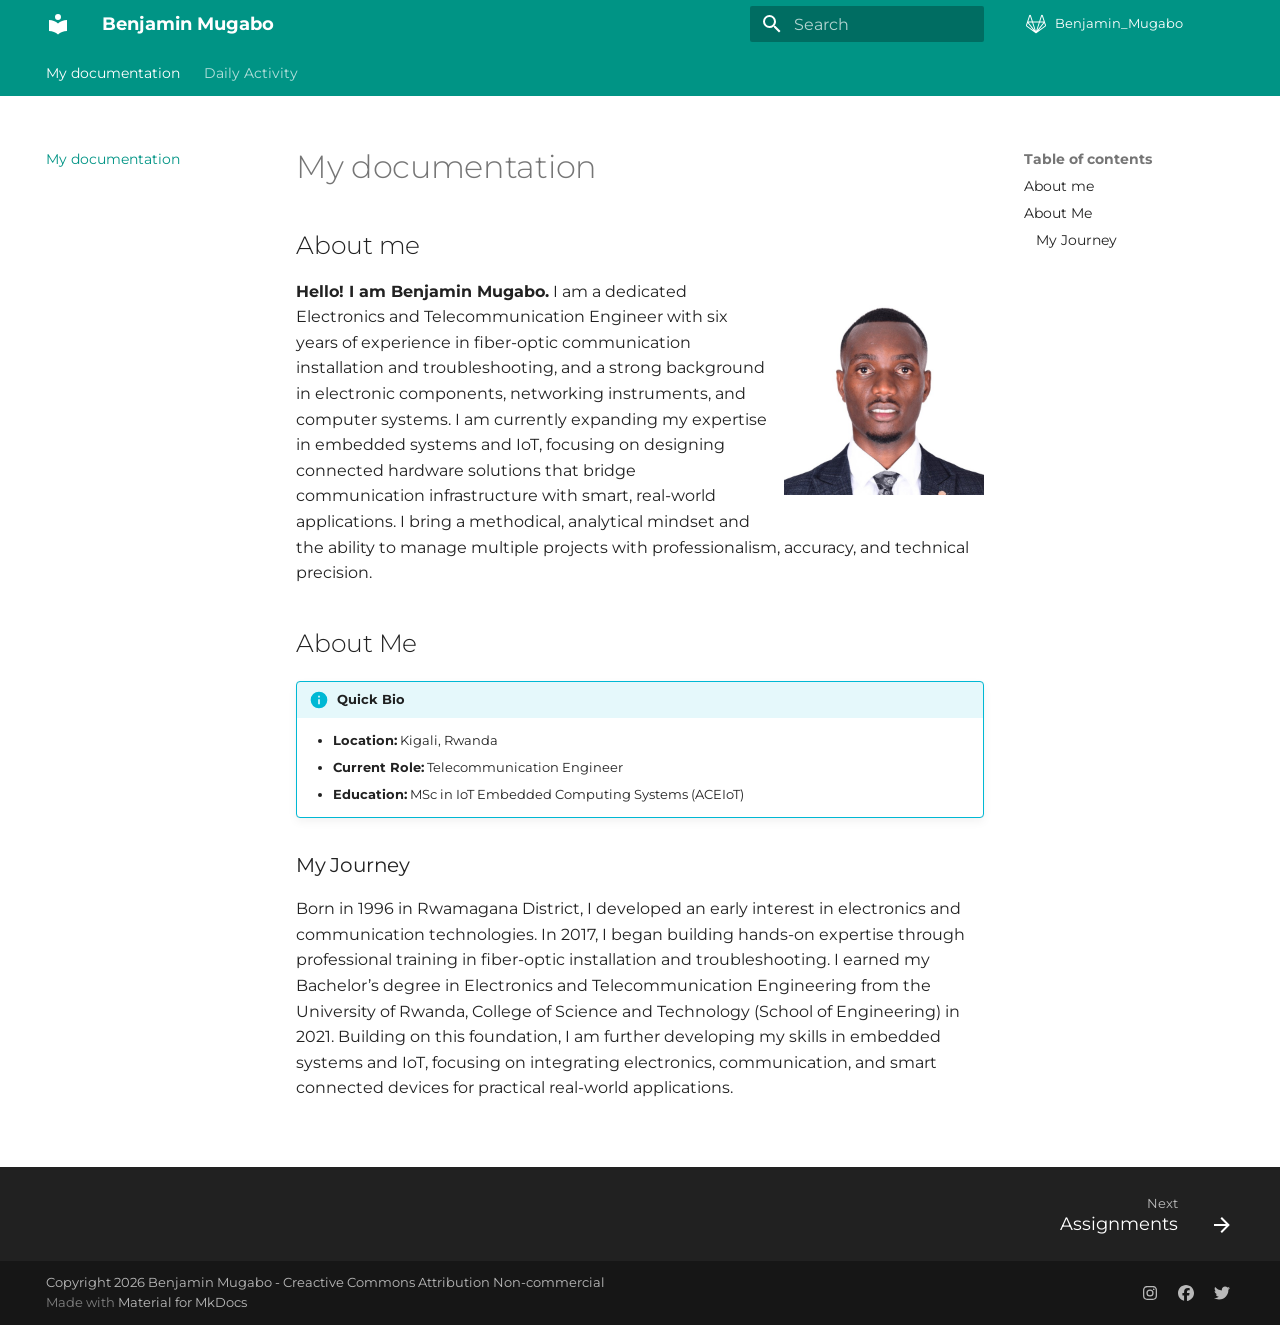
<file: index.html>
<!doctype html>
<html lang="en" class="no-js">
  <head>
    
      <meta charset="utf-8">
      <meta name="viewport" content="width=device-width,initial-scale=1">
      
        <meta name="description" content="Benjamin Mugabo Fabricademy site">
      
      
        <meta name="author" content="Benjamin Mugabo">
      
      
        <link rel="canonical" href="https://r-inyuru.github.io/ModelingFabricationTechnique/">
      
      
      
        <link rel="next" href="Daily-Activity/">
      
      
        
      
      
      <link rel="icon" href="assets/images/favicon.png">
      <meta name="generator" content="mkdocs-1.6.1, mkdocs-material-9.7.1">
    
    
      
        <title>Benjamin Mugabo</title>
      
    
    
      <link rel="stylesheet" href="assets/stylesheets/main.484c7ddc.min.css">
      
        
        <link rel="stylesheet" href="assets/stylesheets/palette.ab4e12ef.min.css">
      
      


    
    
      
    
    
      
        
        
        <link rel="preconnect" href="https://fonts.gstatic.com" crossorigin>
        <link rel="stylesheet" href="https://fonts.googleapis.com/css?family=Montserrat:300,300i,400,400i,700,700i%7CRoboto+Mono:400,400i,700,700i&display=fallback">
        <style>:root{--md-text-font:"Montserrat";--md-code-font:"Roboto Mono"}</style>
      
    
    
    <script>__md_scope=new URL(".",location),__md_hash=e=>[...e].reduce(((e,_)=>(e<<5)-e+_.charCodeAt(0)),0),__md_get=(e,_=localStorage,t=__md_scope)=>JSON.parse(_.getItem(t.pathname+"."+e)),__md_set=(e,_,t=localStorage,a=__md_scope)=>{try{t.setItem(a.pathname+"."+e,JSON.stringify(_))}catch(e){}}</script>
    
      

    
    
  </head>
  
  
    
    
    
    
    
    <body dir="ltr" data-md-color-scheme="default" data-md-color-primary="teal" data-md-color-accent="deep-purple">
  
    
    <input class="md-toggle" data-md-toggle="drawer" type="checkbox" id="__drawer" autocomplete="off">
    <input class="md-toggle" data-md-toggle="search" type="checkbox" id="__search" autocomplete="off">
    <label class="md-overlay" for="__drawer"></label>
    <div data-md-component="skip">
      
        
        <a href="#my-documentation" class="md-skip">
          Skip to content
        </a>
      
    </div>
    <div data-md-component="announce">
      
    </div>
    
    
      

<header class="md-header" data-md-component="header">
  <nav class="md-header__inner md-grid" aria-label="Header">
    <a href="." title="Benjamin Mugabo" class="md-header__button md-logo" aria-label="Benjamin Mugabo" data-md-component="logo">
      
  
  <svg xmlns="http://www.w3.org/2000/svg" viewBox="0 0 24 24"><path d="M12 8a3 3 0 0 0 3-3 3 3 0 0 0-3-3 3 3 0 0 0-3 3 3 3 0 0 0 3 3m0 3.54C9.64 9.35 6.5 8 3 8v11c3.5 0 6.64 1.35 9 3.54 2.36-2.19 5.5-3.54 9-3.54V8c-3.5 0-6.64 1.35-9 3.54"/></svg>

    </a>
    <label class="md-header__button md-icon" for="__drawer">
      
      <svg xmlns="http://www.w3.org/2000/svg" viewBox="0 0 24 24"><path d="M3 6h18v2H3zm0 5h18v2H3zm0 5h18v2H3z"/></svg>
    </label>
    <div class="md-header__title" data-md-component="header-title">
      <div class="md-header__ellipsis">
        <div class="md-header__topic">
          <span class="md-ellipsis">
            Benjamin Mugabo
          </span>
        </div>
        <div class="md-header__topic" data-md-component="header-topic">
          <span class="md-ellipsis">
            
              My documentation
            
          </span>
        </div>
      </div>
    </div>
    
      
    
    
    
    
      
      
        <label class="md-header__button md-icon" for="__search">
          
          <svg xmlns="http://www.w3.org/2000/svg" viewBox="0 0 24 24"><path d="M9.5 3A6.5 6.5 0 0 1 16 9.5c0 1.61-.59 3.09-1.56 4.23l.27.27h.79l5 5-1.5 1.5-5-5v-.79l-.27-.27A6.52 6.52 0 0 1 9.5 16 6.5 6.5 0 0 1 3 9.5 6.5 6.5 0 0 1 9.5 3m0 2C7 5 5 7 5 9.5S7 14 9.5 14 14 12 14 9.5 12 5 9.5 5"/></svg>
        </label>
        <div class="md-search" data-md-component="search" role="dialog">
  <label class="md-search__overlay" for="__search"></label>
  <div class="md-search__inner" role="search">
    <form class="md-search__form" name="search">
      <input type="text" class="md-search__input" name="query" aria-label="Search" placeholder="Search" autocapitalize="off" autocorrect="off" autocomplete="off" spellcheck="false" data-md-component="search-query" required>
      <label class="md-search__icon md-icon" for="__search">
        
        <svg xmlns="http://www.w3.org/2000/svg" viewBox="0 0 24 24"><path d="M9.5 3A6.5 6.5 0 0 1 16 9.5c0 1.61-.59 3.09-1.56 4.23l.27.27h.79l5 5-1.5 1.5-5-5v-.79l-.27-.27A6.52 6.52 0 0 1 9.5 16 6.5 6.5 0 0 1 3 9.5 6.5 6.5 0 0 1 9.5 3m0 2C7 5 5 7 5 9.5S7 14 9.5 14 14 12 14 9.5 12 5 9.5 5"/></svg>
        
        <svg xmlns="http://www.w3.org/2000/svg" viewBox="0 0 24 24"><path d="M20 11v2H8l5.5 5.5-1.42 1.42L4.16 12l7.92-7.92L13.5 5.5 8 11z"/></svg>
      </label>
      <nav class="md-search__options" aria-label="Search">
        
        <button type="reset" class="md-search__icon md-icon" title="Clear" aria-label="Clear" tabindex="-1">
          
          <svg xmlns="http://www.w3.org/2000/svg" viewBox="0 0 24 24"><path d="M19 6.41 17.59 5 12 10.59 6.41 5 5 6.41 10.59 12 5 17.59 6.41 19 12 13.41 17.59 19 19 17.59 13.41 12z"/></svg>
        </button>
      </nav>
      
    </form>
    <div class="md-search__output">
      <div class="md-search__scrollwrap" tabindex="0" data-md-scrollfix>
        <div class="md-search-result" data-md-component="search-result">
          <div class="md-search-result__meta">
            Initializing search
          </div>
          <ol class="md-search-result__list" role="presentation"></ol>
        </div>
      </div>
    </div>
  </div>
</div>
      
    
    
      <div class="md-header__source">
        <a href="https://github.com/benjaminmugabob/Benjamin_Mugabo" title="Go to repository" class="md-source" data-md-component="source">
  <div class="md-source__icon md-icon">
    
    <svg xmlns="http://www.w3.org/2000/svg" viewBox="0 0 24 24"><path d="m21.94 13.11-1.05-3.22c0-.03-.01-.06-.02-.09l-2.11-6.48a.86.86 0 0 0-.8-.57c-.36 0-.68.25-.79.58l-2 6.17H8.84L6.83 3.33a.85.85 0 0 0-.79-.58c-.37 0-.69.25-.8.58L3.13 9.82v.01l-1.07 3.28c-.16.5.01 1.04.44 1.34l9.22 6.71c.17.12.39.12.56-.01l9.22-6.7c.43-.3.6-.84.44-1.34M8.15 10.45l2.57 7.91-6.17-7.91m8.73 7.92 2.47-7.59.1-.33h3.61l-5.59 7.16m4.1-13.67 1.81 5.56h-3.62m-1.3.95-1.79 5.51L12 19.24l-2.86-8.79M6.03 3.94 7.84 9.5H4.23m-1.18 4.19c-.09-.07-.13-.19-.09-.29l.79-2.43 5.82 7.45m11.38-4.73-6.51 4.73.02-.03 5.79-7.42.79 2.43c.04.1 0 .22-.09.29"/></svg>
  </div>
  <div class="md-source__repository">
    Benjamin_Mugabo
  </div>
</a>
      </div>
    
  </nav>
  
</header>
    
    <div class="md-container" data-md-component="container">
      
      
        
          
            
<nav class="md-tabs" aria-label="Tabs" data-md-component="tabs">
  <div class="md-grid">
    <ul class="md-tabs__list">
      
        
  
  
  
    
  
  
    <li class="md-tabs__item md-tabs__item--active">
      <a href="." class="md-tabs__link">
        
  
  
    
  
  My documentation

      </a>
    </li>
  

      
        
  
  
  
  
    
    
      <li class="md-tabs__item">
        <a href="Daily-Activity/" class="md-tabs__link">
          
  
  
  Daily Activity

        </a>
      </li>
    
  

      
    </ul>
  </div>
</nav>
          
        
      
      <main class="md-main" data-md-component="main">
        <div class="md-main__inner md-grid">
          
            
              
              <div class="md-sidebar md-sidebar--primary" data-md-component="sidebar" data-md-type="navigation" >
                <div class="md-sidebar__scrollwrap">
                  <div class="md-sidebar__inner">
                    


  


<nav class="md-nav md-nav--primary md-nav--lifted" aria-label="Navigation" data-md-level="0">
  <label class="md-nav__title" for="__drawer">
    <a href="." title="Benjamin Mugabo" class="md-nav__button md-logo" aria-label="Benjamin Mugabo" data-md-component="logo">
      
  
  <svg xmlns="http://www.w3.org/2000/svg" viewBox="0 0 24 24"><path d="M12 8a3 3 0 0 0 3-3 3 3 0 0 0-3-3 3 3 0 0 0-3 3 3 3 0 0 0 3 3m0 3.54C9.64 9.35 6.5 8 3 8v11c3.5 0 6.64 1.35 9 3.54 2.36-2.19 5.5-3.54 9-3.54V8c-3.5 0-6.64 1.35-9 3.54"/></svg>

    </a>
    Benjamin Mugabo
  </label>
  
    <div class="md-nav__source">
      <a href="https://github.com/benjaminmugabob/Benjamin_Mugabo" title="Go to repository" class="md-source" data-md-component="source">
  <div class="md-source__icon md-icon">
    
    <svg xmlns="http://www.w3.org/2000/svg" viewBox="0 0 24 24"><path d="m21.94 13.11-1.05-3.22c0-.03-.01-.06-.02-.09l-2.11-6.48a.86.86 0 0 0-.8-.57c-.36 0-.68.25-.79.58l-2 6.17H8.84L6.83 3.33a.85.85 0 0 0-.79-.58c-.37 0-.69.25-.8.58L3.13 9.82v.01l-1.07 3.28c-.16.5.01 1.04.44 1.34l9.22 6.71c.17.12.39.12.56-.01l9.22-6.7c.43-.3.6-.84.44-1.34M8.15 10.45l2.57 7.91-6.17-7.91m8.73 7.92 2.47-7.59.1-.33h3.61l-5.59 7.16m4.1-13.67 1.81 5.56h-3.62m-1.3.95-1.79 5.51L12 19.24l-2.86-8.79M6.03 3.94 7.84 9.5H4.23m-1.18 4.19c-.09-.07-.13-.19-.09-.29l.79-2.43 5.82 7.45m11.38-4.73-6.51 4.73.02-.03 5.79-7.42.79 2.43c.04.1 0 .22-.09.29"/></svg>
  </div>
  <div class="md-source__repository">
    Benjamin_Mugabo
  </div>
</a>
    </div>
  
  <ul class="md-nav__list" data-md-scrollfix>
    
      
      
  
  
    
  
  
  
    <li class="md-nav__item md-nav__item--active">
      
      <input class="md-nav__toggle md-toggle" type="checkbox" id="__toc">
      
      
        
      
      
        <label class="md-nav__link md-nav__link--active" for="__toc">
          
  
  
  <span class="md-ellipsis">
    
  
    My documentation
  

    
  </span>
  
  

          <span class="md-nav__icon md-icon"></span>
        </label>
      
      <a href="." class="md-nav__link md-nav__link--active">
        
  
  
  <span class="md-ellipsis">
    
  
    My documentation
  

    
  </span>
  
  

      </a>
      
        

<nav class="md-nav md-nav--secondary" aria-label="Table of contents">
  
  
  
    
  
  
    <label class="md-nav__title" for="__toc">
      <span class="md-nav__icon md-icon"></span>
      Table of contents
    </label>
    <ul class="md-nav__list" data-md-component="toc" data-md-scrollfix>
      
        <li class="md-nav__item">
  <a href="#about-me" class="md-nav__link">
    <span class="md-ellipsis">
      
        About me
      
    </span>
  </a>
  
</li>
      
        <li class="md-nav__item">
  <a href="#about-me_1" class="md-nav__link">
    <span class="md-ellipsis">
      
        About Me
      
    </span>
  </a>
  
    <nav class="md-nav" aria-label="About Me">
      <ul class="md-nav__list">
        
          <li class="md-nav__item">
  <a href="#my-journey" class="md-nav__link">
    <span class="md-ellipsis">
      
        My Journey
      
    </span>
  </a>
  
</li>
        
      </ul>
    </nav>
  
</li>
      
    </ul>
  
</nav>
      
    </li>
  

    
      
      
  
  
  
  
    
    
    
    
      
      
    
    
    <li class="md-nav__item md-nav__item--nested">
      
        
        
        <input class="md-nav__toggle md-toggle " type="checkbox" id="__nav_2" >
        
          
          <label class="md-nav__link" for="__nav_2" id="__nav_2_label" tabindex="0">
            
  
  
  <span class="md-ellipsis">
    
  
    Daily Activity
  

    
  </span>
  
  

            <span class="md-nav__icon md-icon"></span>
          </label>
        
        <nav class="md-nav" data-md-level="1" aria-labelledby="__nav_2_label" aria-expanded="false">
          <label class="md-nav__title" for="__nav_2">
            <span class="md-nav__icon md-icon"></span>
            
  
    Daily Activity
  

          </label>
          <ul class="md-nav__list" data-md-scrollfix>
            
              
                
  
  
  
  
    <li class="md-nav__item">
      <a href="Daily-Activity/" class="md-nav__link">
        
  
  
  <span class="md-ellipsis">
    
  
    Assignments
  

    
  </span>
  
  

      </a>
    </li>
  

              
            
              
                
  
  
  
  
    <li class="md-nav__item">
      <a href="Daily-Activity/day_1/" class="md-nav__link">
        
  
  
  <span class="md-ellipsis">
    
  
    Day 1: Foundations of Modeling &amp; Fabrication
  

    
  </span>
  
  

      </a>
    </li>
  

              
            
              
                
  
  
  
  
    <li class="md-nav__item">
      <a href="Daily-Activity/day_2/" class="md-nav__link">
        
  
  
  <span class="md-ellipsis">
    
  
    Day 2: Digital Modeling for Fabrication - Activity 1 (FreeCAD)
  

    
  </span>
  
  

      </a>
    </li>
  

              
            
              
                
  
  
  
  
    <li class="md-nav__item">
      <a href="Daily-Activity/day_3/" class="md-nav__link">
        
  
  
  <span class="md-ellipsis">
    
  
    Day 3 – PCB Design and Fabrication
  

    
  </span>
  
  

      </a>
    </li>
  

              
            
              
                
  
  
  
  
    <li class="md-nav__item">
      <a href="Daily-Activity/day_4/" class="md-nav__link">
        
  
  
  <span class="md-ellipsis">
    
  
    Day 4 – Materials &amp; Fabrication Methods
  

    
  </span>
  
  

      </a>
    </li>
  

              
            
              
                
  
  
  
  
    <li class="md-nav__item">
      <a href="Daily-Activity/day_5/" class="md-nav__link">
        
  
  
  <span class="md-ellipsis">
    
  
    Day 5 — Digital Fabrication I: CNC and Laser Cutting
  

    
  </span>
  
  

      </a>
    </li>
  

              
            
              
                
  
  
  
  
    <li class="md-nav__item">
      <a href="Daily-Activity/day_6/" class="md-nav__link">
        
  
  
  <span class="md-ellipsis">
    
  
    Day 6: Digital Fabrication II — Additive Manufacturing with Ultimaker
  

    
  </span>
  
  

      </a>
    </li>
  

              
            
              
                
  
  
  
  
    <li class="md-nav__item">
      <a href="Daily-Activity/day_7/" class="md-nav__link">
        
  
  
  <span class="md-ellipsis">
    
  
    Day 7 — Digital Fabrication III: PCB Milling
  

    
  </span>
  
  

      </a>
    </li>
  

              
            
              
                
  
  
  
  
    <li class="md-nav__item">
      <a href="Daily-Activity/day_8/" class="md-nav__link">
        
  
  
  <span class="md-ellipsis">
    
  
    8. Activity of Day 8
  

    
  </span>
  
  

      </a>
    </li>
  

              
            
              
                
  
  
  
  
    <li class="md-nav__item">
      <a href="Daily-Activity/day_9/" class="md-nav__link">
        
  
  
  <span class="md-ellipsis">
    
  
    9. Activity of Day 9
  

    
  </span>
  
  

      </a>
    </li>
  

              
            
          </ul>
        </nav>
      
    </li>
  

    
  </ul>
</nav>
                  </div>
                </div>
              </div>
            
            
              
              <div class="md-sidebar md-sidebar--secondary" data-md-component="sidebar" data-md-type="toc" >
                <div class="md-sidebar__scrollwrap">
                  <div class="md-sidebar__inner">
                    

<nav class="md-nav md-nav--secondary" aria-label="Table of contents">
  
  
  
    
  
  
    <label class="md-nav__title" for="__toc">
      <span class="md-nav__icon md-icon"></span>
      Table of contents
    </label>
    <ul class="md-nav__list" data-md-component="toc" data-md-scrollfix>
      
        <li class="md-nav__item">
  <a href="#about-me" class="md-nav__link">
    <span class="md-ellipsis">
      
        About me
      
    </span>
  </a>
  
</li>
      
        <li class="md-nav__item">
  <a href="#about-me_1" class="md-nav__link">
    <span class="md-ellipsis">
      
        About Me
      
    </span>
  </a>
  
    <nav class="md-nav" aria-label="About Me">
      <ul class="md-nav__list">
        
          <li class="md-nav__item">
  <a href="#my-journey" class="md-nav__link">
    <span class="md-ellipsis">
      
        My Journey
      
    </span>
  </a>
  
</li>
        
      </ul>
    </nav>
  
</li>
      
    </ul>
  
</nav>
                  </div>
                </div>
              </div>
            
          
          
            <div class="md-content" data-md-component="content">
              
              <article class="md-content__inner md-typeset">
                
                  


  
  


<h1 id="my-documentation">My documentation<a class="headerlink" href="#my-documentation" title="Permanent link">&para;</a></h1>
<!-- This is an example of participant's documentation for the Fabricademy program.

You can edit it on [Github](http://github.com/R-INYURU). The software used turns simple text files written in [Markdown](https://en.wikipedia.org/wiki/Markdown) format, into the site you are navigating.

Each time you change a page using the Gitlab interface, the site is rebuilt and all the changes published
in few minutes.

If this is your site, go on and edit this page clicking the Gitlab link on the upper right, changing the text below and deleting this.

No worries, you can't break anything, all the changes you make are saved under [Version Control](https://en.wikipedia.org/wiki/Version_control) using [GIT](https://git-scm.com/book/en/v2/Getting-Started-About-Version-Control). This means that you have all the different versions of your page saved and available all the time in the Gitlab interface.

This is an example of how you can structure your documentation, including ways of adding images, videos, tables e.t.c. Once you start editing make sure that you delete the examples and you make this page yours. -->

<h2 id="about-me">About me<a class="headerlink" href="#about-me" title="Permanent link">&para;</a></h2>
<p><img align="right" alt="" src="images/passport.jpeg" width="200" />
<strong>Hello! I am Benjamin Mugabo.</strong>
I am a dedicated Electronics and Telecommunication Engineer with six years of experience in fiber-optic communication installation and troubleshooting, and a strong background in electronic components, networking instruments, and computer systems. I am currently expanding my expertise in embedded systems and IoT, focusing on designing connected hardware solutions that bridge communication infrastructure with smart, real-world applications. I bring a methodical, analytical mindset and the ability to manage multiple projects with professionalism, accuracy, and technical precision.</p>
<h2 id="about-me_1">About Me<a class="headerlink" href="#about-me_1" title="Permanent link">&para;</a></h2>
<div class="admonition info">
<p class="admonition-title">Quick Bio</p>
<ul>
<li><strong>Location:</strong>  Kigali, Rwanda</li>
<li><strong>Current Role:</strong> Telecommunication Engineer</li>
<li><strong>Education:</strong> MSc in IoT Embedded Computing Systems (ACEIoT)</li>
</ul>
</div>
<h3 id="my-journey">My Journey<a class="headerlink" href="#my-journey" title="Permanent link">&para;</a></h3>
<p>Born in 1996 in Rwamagana District, I developed an early interest in electronics and communication technologies. In 2017, I began building hands-on expertise through professional training in fiber-optic installation and troubleshooting. I earned my Bachelor’s degree in Electronics and Telecommunication Engineering from the University of Rwanda, College of Science and Technology (School of Engineering) in 2021. Building on this foundation, I am further developing my skills in embedded systems and IoT, focusing on integrating electronics, communication, and smart connected devices for practical real-world applications.</p>
<!-- _below an example from the documentation of both [Sara Alvarez](https://class.textile-academy.org/2021/sara.alvarez/) TextileLab Amsterdam 2020-21 and [Diane Wakim](https://class.textile-academy.org/2021/diane.wakim/) Le TextileLab Lyon_ -->

<!-- ## My background

I was born in a nice city called.. -->

<!-- This below clears both sides under "aligned" images - see two images above.
Can also be used just as "clear: right;" rather than "clear: both;", if you are using an image on the right, for example.
-->

<p style="clear: both;"></p>
<p><br/> </p>







  
  






                
              </article>
            </div>
          
          
<script>var target=document.getElementById(location.hash.slice(1));target&&target.name&&(target.checked=target.name.startsWith("__tabbed_"))</script>
        </div>
        
      </main>
      
        <footer class="md-footer">
  
    
      
      <nav class="md-footer__inner md-grid" aria-label="Footer" >
        
        
          
          <a href="Daily-Activity/" class="md-footer__link md-footer__link--next" aria-label="Next: Assignments">
            <div class="md-footer__title">
              <span class="md-footer__direction">
                Next
              </span>
              <div class="md-ellipsis">
                Assignments
              </div>
            </div>
            <div class="md-footer__button md-icon">
              
              <svg xmlns="http://www.w3.org/2000/svg" viewBox="0 0 24 24"><path d="M4 11v2h12l-5.5 5.5 1.42 1.42L19.84 12l-7.92-7.92L10.5 5.5 16 11z"/></svg>
            </div>
          </a>
        
      </nav>
    
  
  <div class="md-footer-meta md-typeset">
    <div class="md-footer-meta__inner md-grid">
      <div class="md-copyright">
  
    <div class="md-copyright__highlight">
      Copyright 2026 Benjamin Mugabo - Creactive Commons Attribution Non-commercial
    </div>
  
  
    Made with
    <a href="https://squidfunk.github.io/mkdocs-material/" target="_blank" rel="noopener">
      Material for MkDocs
    </a>
  
</div>
      
        
<div class="md-social">
  
    
    
    
    
      
      
    
    <a href="https://instagram.com/fablab_rwanda" target="_blank" rel="noopener" title="instagram.com" class="md-social__link">
      <svg xmlns="http://www.w3.org/2000/svg" viewBox="0 0 448 512"><!--! Font Awesome Free 7.1.0 by @fontawesome - https://fontawesome.com License - https://fontawesome.com/license/free (Icons: CC BY 4.0, Fonts: SIL OFL 1.1, Code: MIT License) Copyright 2025 Fonticons, Inc.--><path d="M224.3 141a115 115 0 1 0-.6 230 115 115 0 1 0 .6-230m-.6 40.4a74.6 74.6 0 1 1 .6 149.2 74.6 74.6 0 1 1-.6-149.2m93.4-45.1a26.8 26.8 0 1 1 53.6 0 26.8 26.8 0 1 1-53.6 0m129.7 27.2c-1.7-35.9-9.9-67.7-36.2-93.9-26.2-26.2-58-34.4-93.9-36.2-37-2.1-147.9-2.1-184.9 0-35.8 1.7-67.6 9.9-93.9 36.1s-34.4 58-36.2 93.9c-2.1 37-2.1 147.9 0 184.9 1.7 35.9 9.9 67.7 36.2 93.9s58 34.4 93.9 36.2c37 2.1 147.9 2.1 184.9 0 35.9-1.7 67.7-9.9 93.9-36.2 26.2-26.2 34.4-58 36.2-93.9 2.1-37 2.1-147.8 0-184.8M399 388c-7.8 19.6-22.9 34.7-42.6 42.6-29.5 11.7-99.5 9-132.1 9s-102.7 2.6-132.1-9c-19.6-7.8-34.7-22.9-42.6-42.6-11.7-29.5-9-99.5-9-132.1s-2.6-102.7 9-132.1c7.8-19.6 22.9-34.7 42.6-42.6 29.5-11.7 99.5-9 132.1-9s102.7-2.6 132.1 9c19.6 7.8 34.7 22.9 42.6 42.6 11.7 29.5 9 99.5 9 132.1s2.7 102.7-9 132.1"/></svg>
    </a>
  
    
    
    
    
      
      
    
    <a href="https://facebook.com/KigaliFabLab" target="_blank" rel="noopener" title="facebook.com" class="md-social__link">
      <svg xmlns="http://www.w3.org/2000/svg" viewBox="0 0 512 512"><!--! Font Awesome Free 7.1.0 by @fontawesome - https://fontawesome.com License - https://fontawesome.com/license/free (Icons: CC BY 4.0, Fonts: SIL OFL 1.1, Code: MIT License) Copyright 2025 Fonticons, Inc.--><path d="M512 256C512 114.6 397.4 0 256 0S0 114.6 0 256c0 120 82.7 220.8 194.2 248.5V334.2h-52.8V256h52.8v-33.7c0-87.1 39.4-127.5 125-127.5 16.2 0 44.2 3.2 55.7 6.4V172c-6-.6-16.5-1-29.6-1-42 0-58.2 15.9-58.2 57.2V256h83.6l-14.4 78.2H287v175.9C413.8 494.8 512 386.9 512 256"/></svg>
    </a>
  
    
    
    
    
      
      
    
    <a href="https://twitter.com/fablabrw" target="_blank" rel="noopener" title="twitter.com" class="md-social__link">
      <svg xmlns="http://www.w3.org/2000/svg" viewBox="0 0 512 512"><!--! Font Awesome Free 7.1.0 by @fontawesome - https://fontawesome.com License - https://fontawesome.com/license/free (Icons: CC BY 4.0, Fonts: SIL OFL 1.1, Code: MIT License) Copyright 2025 Fonticons, Inc.--><path d="M459.4 151.7c.3 4.5.3 9.1.3 13.6 0 138.7-105.6 298.6-298.6 298.6-59.5 0-114.7-17.2-161.1-47.1 8.4 1 16.6 1.3 25.3 1.3 49.1 0 94.2-16.6 130.3-44.8-46.1-1-84.8-31.2-98.1-72.8 6.5 1 13 1.6 19.8 1.6 9.4 0 18.8-1.3 27.6-3.6-48.1-9.7-84.1-52-84.1-103v-1.3c14 7.8 30.2 12.7 47.4 13.3-28.3-18.8-46.8-51-46.8-87.4 0-19.5 5.2-37.4 14.3-53C87.4 130.8 165 172.4 252.1 176.9c-1.6-7.8-2.6-15.9-2.6-24C249.5 95.1 296.3 48 354.4 48c30.2 0 57.5 12.7 76.7 33.1 23.7-4.5 46.5-13.3 66.6-25.3-7.8 24.4-24.4 44.8-46.1 57.8 21.1-2.3 41.6-8.1 60.4-16.2-14.3 20.8-32.2 39.3-52.6 54.3"/></svg>
    </a>
  
</div>
      
    </div>
  </div>
</footer>
      
    </div>
    <div class="md-dialog" data-md-component="dialog">
      <div class="md-dialog__inner md-typeset"></div>
    </div>
    
    
    
      
      
      <script id="__config" type="application/json">{"annotate": null, "base": ".", "features": ["navigation.tabs", "navigation.footer"], "search": "assets/javascripts/workers/search.2c215733.min.js", "tags": null, "translations": {"clipboard.copied": "Copied to clipboard", "clipboard.copy": "Copy to clipboard", "search.result.more.one": "1 more on this page", "search.result.more.other": "# more on this page", "search.result.none": "No matching documents", "search.result.one": "1 matching document", "search.result.other": "# matching documents", "search.result.placeholder": "Type to start searching", "search.result.term.missing": "Missing", "select.version": "Select version"}, "version": null}</script>
    
    
      <script src="assets/javascripts/bundle.79ae519e.min.js"></script>
      
    
  </body>
</html>
</file>
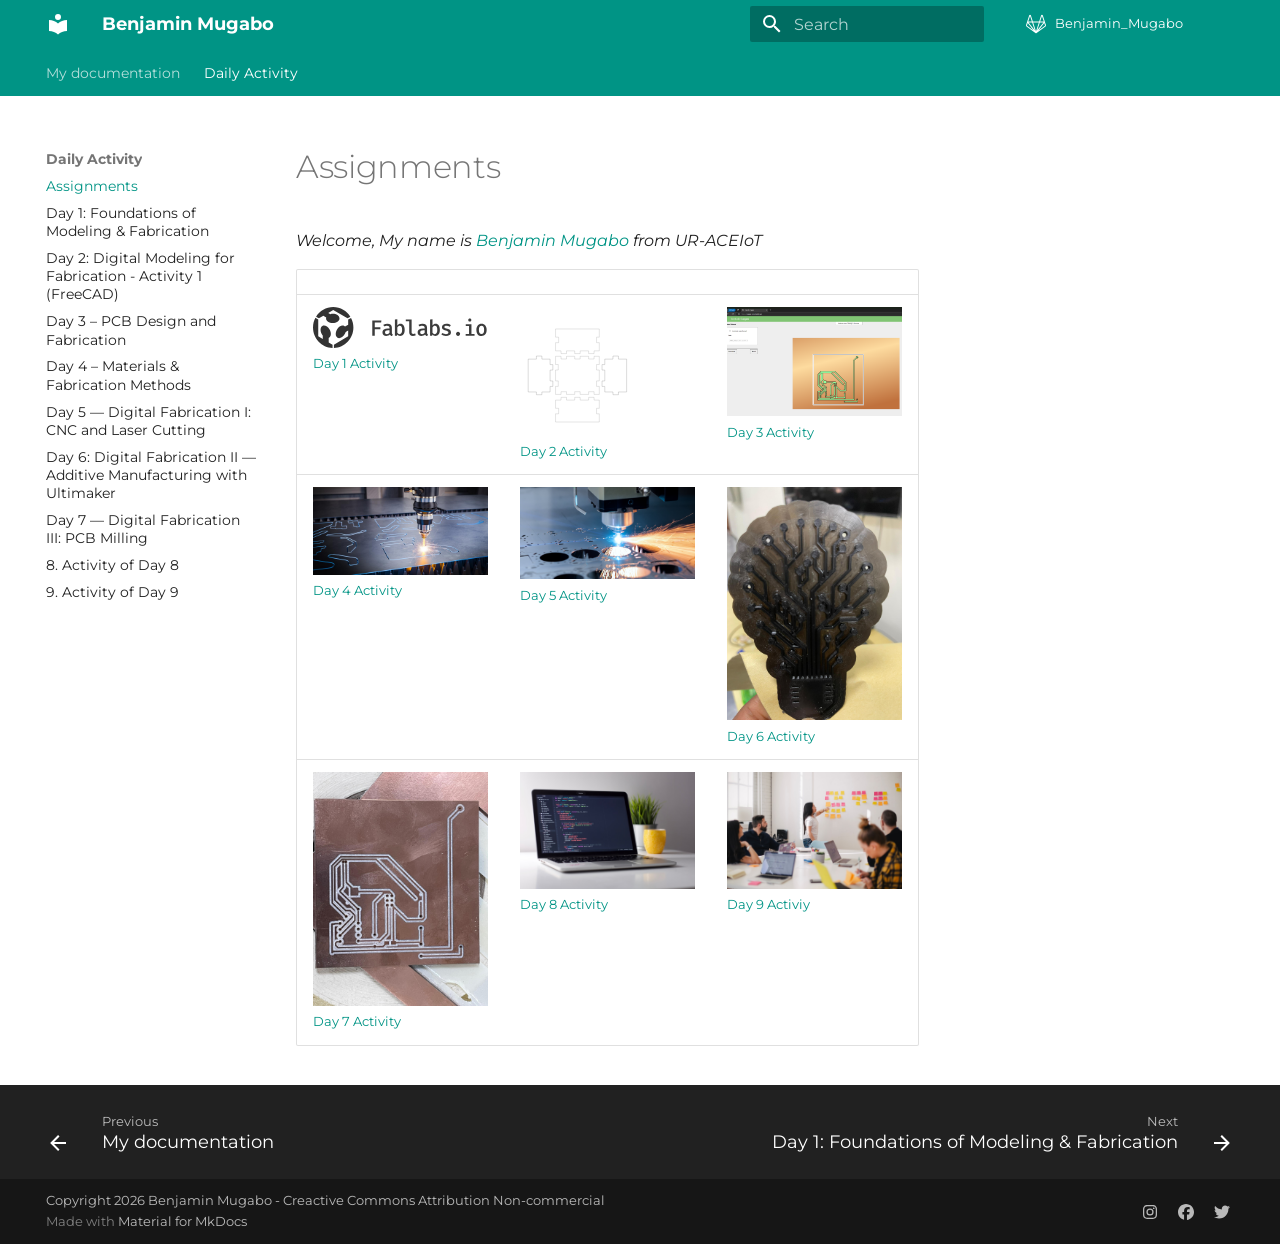
<file: Daily-Activity/index.html>
<!doctype html>
<html lang="en" class="no-js">
  <head>
    
      <meta charset="utf-8">
      <meta name="viewport" content="width=device-width,initial-scale=1">
      
        <meta name="description" content="Benjamin Mugabo Fabricademy site">
      
      
        <meta name="author" content="Benjamin Mugabo">
      
      
        <link rel="canonical" href="https://r-inyuru.github.io/ModelingFabricationTechnique/Daily-Activity/">
      
      
        <link rel="prev" href="..">
      
      
        <link rel="next" href="day_1/">
      
      
        
      
      
      <link rel="icon" href="../assets/images/favicon.png">
      <meta name="generator" content="mkdocs-1.6.1, mkdocs-material-9.7.1">
    
    
      
        <title>Assignments - Benjamin Mugabo</title>
      
    
    
      <link rel="stylesheet" href="../assets/stylesheets/main.484c7ddc.min.css">
      
        
        <link rel="stylesheet" href="../assets/stylesheets/palette.ab4e12ef.min.css">
      
      


    
    
      
    
    
      
        
        
        <link rel="preconnect" href="https://fonts.gstatic.com" crossorigin>
        <link rel="stylesheet" href="https://fonts.googleapis.com/css?family=Montserrat:300,300i,400,400i,700,700i%7CRoboto+Mono:400,400i,700,700i&display=fallback">
        <style>:root{--md-text-font:"Montserrat";--md-code-font:"Roboto Mono"}</style>
      
    
    
    <script>__md_scope=new URL("..",location),__md_hash=e=>[...e].reduce(((e,_)=>(e<<5)-e+_.charCodeAt(0)),0),__md_get=(e,_=localStorage,t=__md_scope)=>JSON.parse(_.getItem(t.pathname+"."+e)),__md_set=(e,_,t=localStorage,a=__md_scope)=>{try{t.setItem(a.pathname+"."+e,JSON.stringify(_))}catch(e){}}</script>
    
      

    
    
  </head>
  
  
    
    
    
    
    
    <body dir="ltr" data-md-color-scheme="default" data-md-color-primary="teal" data-md-color-accent="deep-purple">
  
    
    <input class="md-toggle" data-md-toggle="drawer" type="checkbox" id="__drawer" autocomplete="off">
    <input class="md-toggle" data-md-toggle="search" type="checkbox" id="__search" autocomplete="off">
    <label class="md-overlay" for="__drawer"></label>
    <div data-md-component="skip">
      
        
        <a href="#assignments" class="md-skip">
          Skip to content
        </a>
      
    </div>
    <div data-md-component="announce">
      
    </div>
    
    
      

<header class="md-header" data-md-component="header">
  <nav class="md-header__inner md-grid" aria-label="Header">
    <a href=".." title="Benjamin Mugabo" class="md-header__button md-logo" aria-label="Benjamin Mugabo" data-md-component="logo">
      
  
  <svg xmlns="http://www.w3.org/2000/svg" viewBox="0 0 24 24"><path d="M12 8a3 3 0 0 0 3-3 3 3 0 0 0-3-3 3 3 0 0 0-3 3 3 3 0 0 0 3 3m0 3.54C9.64 9.35 6.5 8 3 8v11c3.5 0 6.64 1.35 9 3.54 2.36-2.19 5.5-3.54 9-3.54V8c-3.5 0-6.64 1.35-9 3.54"/></svg>

    </a>
    <label class="md-header__button md-icon" for="__drawer">
      
      <svg xmlns="http://www.w3.org/2000/svg" viewBox="0 0 24 24"><path d="M3 6h18v2H3zm0 5h18v2H3zm0 5h18v2H3z"/></svg>
    </label>
    <div class="md-header__title" data-md-component="header-title">
      <div class="md-header__ellipsis">
        <div class="md-header__topic">
          <span class="md-ellipsis">
            Benjamin Mugabo
          </span>
        </div>
        <div class="md-header__topic" data-md-component="header-topic">
          <span class="md-ellipsis">
            
              Assignments
            
          </span>
        </div>
      </div>
    </div>
    
      
    
    
    
    
      
      
        <label class="md-header__button md-icon" for="__search">
          
          <svg xmlns="http://www.w3.org/2000/svg" viewBox="0 0 24 24"><path d="M9.5 3A6.5 6.5 0 0 1 16 9.5c0 1.61-.59 3.09-1.56 4.23l.27.27h.79l5 5-1.5 1.5-5-5v-.79l-.27-.27A6.52 6.52 0 0 1 9.5 16 6.5 6.5 0 0 1 3 9.5 6.5 6.5 0 0 1 9.5 3m0 2C7 5 5 7 5 9.5S7 14 9.5 14 14 12 14 9.5 12 5 9.5 5"/></svg>
        </label>
        <div class="md-search" data-md-component="search" role="dialog">
  <label class="md-search__overlay" for="__search"></label>
  <div class="md-search__inner" role="search">
    <form class="md-search__form" name="search">
      <input type="text" class="md-search__input" name="query" aria-label="Search" placeholder="Search" autocapitalize="off" autocorrect="off" autocomplete="off" spellcheck="false" data-md-component="search-query" required>
      <label class="md-search__icon md-icon" for="__search">
        
        <svg xmlns="http://www.w3.org/2000/svg" viewBox="0 0 24 24"><path d="M9.5 3A6.5 6.5 0 0 1 16 9.5c0 1.61-.59 3.09-1.56 4.23l.27.27h.79l5 5-1.5 1.5-5-5v-.79l-.27-.27A6.52 6.52 0 0 1 9.5 16 6.5 6.5 0 0 1 3 9.5 6.5 6.5 0 0 1 9.5 3m0 2C7 5 5 7 5 9.5S7 14 9.5 14 14 12 14 9.5 12 5 9.5 5"/></svg>
        
        <svg xmlns="http://www.w3.org/2000/svg" viewBox="0 0 24 24"><path d="M20 11v2H8l5.5 5.5-1.42 1.42L4.16 12l7.92-7.92L13.5 5.5 8 11z"/></svg>
      </label>
      <nav class="md-search__options" aria-label="Search">
        
        <button type="reset" class="md-search__icon md-icon" title="Clear" aria-label="Clear" tabindex="-1">
          
          <svg xmlns="http://www.w3.org/2000/svg" viewBox="0 0 24 24"><path d="M19 6.41 17.59 5 12 10.59 6.41 5 5 6.41 10.59 12 5 17.59 6.41 19 12 13.41 17.59 19 19 17.59 13.41 12z"/></svg>
        </button>
      </nav>
      
    </form>
    <div class="md-search__output">
      <div class="md-search__scrollwrap" tabindex="0" data-md-scrollfix>
        <div class="md-search-result" data-md-component="search-result">
          <div class="md-search-result__meta">
            Initializing search
          </div>
          <ol class="md-search-result__list" role="presentation"></ol>
        </div>
      </div>
    </div>
  </div>
</div>
      
    
    
      <div class="md-header__source">
        <a href="https://github.com/benjaminmugabob/Benjamin_Mugabo" title="Go to repository" class="md-source" data-md-component="source">
  <div class="md-source__icon md-icon">
    
    <svg xmlns="http://www.w3.org/2000/svg" viewBox="0 0 24 24"><path d="m21.94 13.11-1.05-3.22c0-.03-.01-.06-.02-.09l-2.11-6.48a.86.86 0 0 0-.8-.57c-.36 0-.68.25-.79.58l-2 6.17H8.84L6.83 3.33a.85.85 0 0 0-.79-.58c-.37 0-.69.25-.8.58L3.13 9.82v.01l-1.07 3.28c-.16.5.01 1.04.44 1.34l9.22 6.71c.17.12.39.12.56-.01l9.22-6.7c.43-.3.6-.84.44-1.34M8.15 10.45l2.57 7.91-6.17-7.91m8.73 7.92 2.47-7.59.1-.33h3.61l-5.59 7.16m4.1-13.67 1.81 5.56h-3.62m-1.3.95-1.79 5.51L12 19.24l-2.86-8.79M6.03 3.94 7.84 9.5H4.23m-1.18 4.19c-.09-.07-.13-.19-.09-.29l.79-2.43 5.82 7.45m11.38-4.73-6.51 4.73.02-.03 5.79-7.42.79 2.43c.04.1 0 .22-.09.29"/></svg>
  </div>
  <div class="md-source__repository">
    Benjamin_Mugabo
  </div>
</a>
      </div>
    
  </nav>
  
</header>
    
    <div class="md-container" data-md-component="container">
      
      
        
          
            
<nav class="md-tabs" aria-label="Tabs" data-md-component="tabs">
  <div class="md-grid">
    <ul class="md-tabs__list">
      
        
  
  
  
  
    <li class="md-tabs__item">
      <a href=".." class="md-tabs__link">
        
  
  
    
  
  My documentation

      </a>
    </li>
  

      
        
  
  
  
    
  
  
    
    
      <li class="md-tabs__item md-tabs__item--active">
        <a href="./" class="md-tabs__link">
          
  
  
  Daily Activity

        </a>
      </li>
    
  

      
    </ul>
  </div>
</nav>
          
        
      
      <main class="md-main" data-md-component="main">
        <div class="md-main__inner md-grid">
          
            
              
              <div class="md-sidebar md-sidebar--primary" data-md-component="sidebar" data-md-type="navigation" >
                <div class="md-sidebar__scrollwrap">
                  <div class="md-sidebar__inner">
                    


  


<nav class="md-nav md-nav--primary md-nav--lifted" aria-label="Navigation" data-md-level="0">
  <label class="md-nav__title" for="__drawer">
    <a href=".." title="Benjamin Mugabo" class="md-nav__button md-logo" aria-label="Benjamin Mugabo" data-md-component="logo">
      
  
  <svg xmlns="http://www.w3.org/2000/svg" viewBox="0 0 24 24"><path d="M12 8a3 3 0 0 0 3-3 3 3 0 0 0-3-3 3 3 0 0 0-3 3 3 3 0 0 0 3 3m0 3.54C9.64 9.35 6.5 8 3 8v11c3.5 0 6.64 1.35 9 3.54 2.36-2.19 5.5-3.54 9-3.54V8c-3.5 0-6.64 1.35-9 3.54"/></svg>

    </a>
    Benjamin Mugabo
  </label>
  
    <div class="md-nav__source">
      <a href="https://github.com/benjaminmugabob/Benjamin_Mugabo" title="Go to repository" class="md-source" data-md-component="source">
  <div class="md-source__icon md-icon">
    
    <svg xmlns="http://www.w3.org/2000/svg" viewBox="0 0 24 24"><path d="m21.94 13.11-1.05-3.22c0-.03-.01-.06-.02-.09l-2.11-6.48a.86.86 0 0 0-.8-.57c-.36 0-.68.25-.79.58l-2 6.17H8.84L6.83 3.33a.85.85 0 0 0-.79-.58c-.37 0-.69.25-.8.58L3.13 9.82v.01l-1.07 3.28c-.16.5.01 1.04.44 1.34l9.22 6.71c.17.12.39.12.56-.01l9.22-6.7c.43-.3.6-.84.44-1.34M8.15 10.45l2.57 7.91-6.17-7.91m8.73 7.92 2.47-7.59.1-.33h3.61l-5.59 7.16m4.1-13.67 1.81 5.56h-3.62m-1.3.95-1.79 5.51L12 19.24l-2.86-8.79M6.03 3.94 7.84 9.5H4.23m-1.18 4.19c-.09-.07-.13-.19-.09-.29l.79-2.43 5.82 7.45m11.38-4.73-6.51 4.73.02-.03 5.79-7.42.79 2.43c.04.1 0 .22-.09.29"/></svg>
  </div>
  <div class="md-source__repository">
    Benjamin_Mugabo
  </div>
</a>
    </div>
  
  <ul class="md-nav__list" data-md-scrollfix>
    
      
      
  
  
  
  
    <li class="md-nav__item">
      <a href=".." class="md-nav__link">
        
  
  
  <span class="md-ellipsis">
    
  
    My documentation
  

    
  </span>
  
  

      </a>
    </li>
  

    
      
      
  
  
    
  
  
  
    
    
    
    
      
        
        
      
      
    
    
    <li class="md-nav__item md-nav__item--active md-nav__item--section md-nav__item--nested">
      
        
        
        <input class="md-nav__toggle md-toggle " type="checkbox" id="__nav_2" checked>
        
          
          <label class="md-nav__link" for="__nav_2" id="__nav_2_label" tabindex="">
            
  
  
  <span class="md-ellipsis">
    
  
    Daily Activity
  

    
  </span>
  
  

            <span class="md-nav__icon md-icon"></span>
          </label>
        
        <nav class="md-nav" data-md-level="1" aria-labelledby="__nav_2_label" aria-expanded="true">
          <label class="md-nav__title" for="__nav_2">
            <span class="md-nav__icon md-icon"></span>
            
  
    Daily Activity
  

          </label>
          <ul class="md-nav__list" data-md-scrollfix>
            
              
                
  
  
    
  
  
  
    <li class="md-nav__item md-nav__item--active">
      
      <input class="md-nav__toggle md-toggle" type="checkbox" id="__toc">
      
      
        
      
      
      <a href="./" class="md-nav__link md-nav__link--active">
        
  
  
  <span class="md-ellipsis">
    
  
    Assignments
  

    
  </span>
  
  

      </a>
      
    </li>
  

              
            
              
                
  
  
  
  
    <li class="md-nav__item">
      <a href="day_1/" class="md-nav__link">
        
  
  
  <span class="md-ellipsis">
    
  
    Day 1: Foundations of Modeling &amp; Fabrication
  

    
  </span>
  
  

      </a>
    </li>
  

              
            
              
                
  
  
  
  
    <li class="md-nav__item">
      <a href="day_2/" class="md-nav__link">
        
  
  
  <span class="md-ellipsis">
    
  
    Day 2: Digital Modeling for Fabrication - Activity 1 (FreeCAD)
  

    
  </span>
  
  

      </a>
    </li>
  

              
            
              
                
  
  
  
  
    <li class="md-nav__item">
      <a href="day_3/" class="md-nav__link">
        
  
  
  <span class="md-ellipsis">
    
  
    Day 3 – PCB Design and Fabrication
  

    
  </span>
  
  

      </a>
    </li>
  

              
            
              
                
  
  
  
  
    <li class="md-nav__item">
      <a href="day_4/" class="md-nav__link">
        
  
  
  <span class="md-ellipsis">
    
  
    Day 4 – Materials &amp; Fabrication Methods
  

    
  </span>
  
  

      </a>
    </li>
  

              
            
              
                
  
  
  
  
    <li class="md-nav__item">
      <a href="day_5/" class="md-nav__link">
        
  
  
  <span class="md-ellipsis">
    
  
    Day 5 — Digital Fabrication I: CNC and Laser Cutting
  

    
  </span>
  
  

      </a>
    </li>
  

              
            
              
                
  
  
  
  
    <li class="md-nav__item">
      <a href="day_6/" class="md-nav__link">
        
  
  
  <span class="md-ellipsis">
    
  
    Day 6: Digital Fabrication II — Additive Manufacturing with Ultimaker
  

    
  </span>
  
  

      </a>
    </li>
  

              
            
              
                
  
  
  
  
    <li class="md-nav__item">
      <a href="day_7/" class="md-nav__link">
        
  
  
  <span class="md-ellipsis">
    
  
    Day 7 — Digital Fabrication III: PCB Milling
  

    
  </span>
  
  

      </a>
    </li>
  

              
            
              
                
  
  
  
  
    <li class="md-nav__item">
      <a href="day_8/" class="md-nav__link">
        
  
  
  <span class="md-ellipsis">
    
  
    8. Activity of Day 8
  

    
  </span>
  
  

      </a>
    </li>
  

              
            
              
                
  
  
  
  
    <li class="md-nav__item">
      <a href="day_9/" class="md-nav__link">
        
  
  
  <span class="md-ellipsis">
    
  
    9. Activity of Day 9
  

    
  </span>
  
  

      </a>
    </li>
  

              
            
          </ul>
        </nav>
      
    </li>
  

    
  </ul>
</nav>
                  </div>
                </div>
              </div>
            
            
              
              <div class="md-sidebar md-sidebar--secondary" data-md-component="sidebar" data-md-type="toc" >
                <div class="md-sidebar__scrollwrap">
                  <div class="md-sidebar__inner">
                    

<nav class="md-nav md-nav--secondary" aria-label="Table of contents">
  
  
  
    
  
  
</nav>
                  </div>
                </div>
              </div>
            
          
          
            <div class="md-content" data-md-component="content">
              
              <article class="md-content__inner md-typeset">
                
                  


  
  


<h1 id="assignments">Assignments<a class="headerlink" href="#assignments" title="Permanent link">&para;</a></h1>
<p><em>Welcome, My name is <a href="https://class.textile-academy.org/2020/loes.bogers/">Benjamin Mugabo</a> from UR-ACEIoT</em></p>
<table>
<thead>
<tr>
<th></th>
<th></th>
<th></th>
</tr>
</thead>
<tbody>
<tr>
<td><a href="day_1/"><img alt="" src="../images/day_1/fabslogo.svg" width="175" /> <br>Day 1 Activity</a></td>
<td><a href="day_2/"><img alt="" src="../images/day_2/final_design.svg" width="175" /> <br>Day 2 Activity</a></td>
<td><a href="day_3/"><img alt="" src="../images/day_3/copper_carbide_final_design.png" width="175" /> <br>Day 3 Activity</a></td>
</tr>
<tr>
<td><a href="day_4/"><img alt="" src="../images/day_4/Laser-cutting.jpg" width="175" /> <br>Day 4 Activity</a></td>
<td><a href="day_5/"><img alt="" src="../images/day_5/cover.jpg" width="175" /> <br>Day 5 Activity</a></td>
<td><a href="day_6/"><img alt="" src="../images/day_6/IMG-20260402-WA0091.jpg" width="175" /> <br>Day 6 Activity</a></td>
</tr>
<tr>
<td><a href="day_7/"><img alt="" src="../images/day_7/IMG-20260402-WA0024.jpg" width="175" /> <br>Day 7 Activity</a></td>
<td><a href="day_8/"><img alt="" src="../images/day_8/cover.jpg" width="175" /> <br>Day 8 Activity</a></td>
<td><a href="day_9/"><img alt="" src="../images/day_9/cover.jpg" width="175" /> <br>Day 9 Activiy</a></td>
</tr>
</tbody>
</table>







  
  






                
              </article>
            </div>
          
          
<script>var target=document.getElementById(location.hash.slice(1));target&&target.name&&(target.checked=target.name.startsWith("__tabbed_"))</script>
        </div>
        
      </main>
      
        <footer class="md-footer">
  
    
      
      <nav class="md-footer__inner md-grid" aria-label="Footer" >
        
          
          <a href=".." class="md-footer__link md-footer__link--prev" aria-label="Previous: My documentation">
            <div class="md-footer__button md-icon">
              
              <svg xmlns="http://www.w3.org/2000/svg" viewBox="0 0 24 24"><path d="M20 11v2H8l5.5 5.5-1.42 1.42L4.16 12l7.92-7.92L13.5 5.5 8 11z"/></svg>
            </div>
            <div class="md-footer__title">
              <span class="md-footer__direction">
                Previous
              </span>
              <div class="md-ellipsis">
                My documentation
              </div>
            </div>
          </a>
        
        
          
          <a href="day_1/" class="md-footer__link md-footer__link--next" aria-label="Next: Day 1: Foundations of Modeling &amp;amp; Fabrication">
            <div class="md-footer__title">
              <span class="md-footer__direction">
                Next
              </span>
              <div class="md-ellipsis">
                Day 1: Foundations of Modeling &amp; Fabrication
              </div>
            </div>
            <div class="md-footer__button md-icon">
              
              <svg xmlns="http://www.w3.org/2000/svg" viewBox="0 0 24 24"><path d="M4 11v2h12l-5.5 5.5 1.42 1.42L19.84 12l-7.92-7.92L10.5 5.5 16 11z"/></svg>
            </div>
          </a>
        
      </nav>
    
  
  <div class="md-footer-meta md-typeset">
    <div class="md-footer-meta__inner md-grid">
      <div class="md-copyright">
  
    <div class="md-copyright__highlight">
      Copyright 2026 Benjamin Mugabo - Creactive Commons Attribution Non-commercial
    </div>
  
  
    Made with
    <a href="https://squidfunk.github.io/mkdocs-material/" target="_blank" rel="noopener">
      Material for MkDocs
    </a>
  
</div>
      
        
<div class="md-social">
  
    
    
    
    
      
      
    
    <a href="https://instagram.com/fablab_rwanda" target="_blank" rel="noopener" title="instagram.com" class="md-social__link">
      <svg xmlns="http://www.w3.org/2000/svg" viewBox="0 0 448 512"><!--! Font Awesome Free 7.1.0 by @fontawesome - https://fontawesome.com License - https://fontawesome.com/license/free (Icons: CC BY 4.0, Fonts: SIL OFL 1.1, Code: MIT License) Copyright 2025 Fonticons, Inc.--><path d="M224.3 141a115 115 0 1 0-.6 230 115 115 0 1 0 .6-230m-.6 40.4a74.6 74.6 0 1 1 .6 149.2 74.6 74.6 0 1 1-.6-149.2m93.4-45.1a26.8 26.8 0 1 1 53.6 0 26.8 26.8 0 1 1-53.6 0m129.7 27.2c-1.7-35.9-9.9-67.7-36.2-93.9-26.2-26.2-58-34.4-93.9-36.2-37-2.1-147.9-2.1-184.9 0-35.8 1.7-67.6 9.9-93.9 36.1s-34.4 58-36.2 93.9c-2.1 37-2.1 147.9 0 184.9 1.7 35.9 9.9 67.7 36.2 93.9s58 34.4 93.9 36.2c37 2.1 147.9 2.1 184.9 0 35.9-1.7 67.7-9.9 93.9-36.2 26.2-26.2 34.4-58 36.2-93.9 2.1-37 2.1-147.8 0-184.8M399 388c-7.8 19.6-22.9 34.7-42.6 42.6-29.5 11.7-99.5 9-132.1 9s-102.7 2.6-132.1-9c-19.6-7.8-34.7-22.9-42.6-42.6-11.7-29.5-9-99.5-9-132.1s-2.6-102.7 9-132.1c7.8-19.6 22.9-34.7 42.6-42.6 29.5-11.7 99.5-9 132.1-9s102.7-2.6 132.1 9c19.6 7.8 34.7 22.9 42.6 42.6 11.7 29.5 9 99.5 9 132.1s2.7 102.7-9 132.1"/></svg>
    </a>
  
    
    
    
    
      
      
    
    <a href="https://facebook.com/KigaliFabLab" target="_blank" rel="noopener" title="facebook.com" class="md-social__link">
      <svg xmlns="http://www.w3.org/2000/svg" viewBox="0 0 512 512"><!--! Font Awesome Free 7.1.0 by @fontawesome - https://fontawesome.com License - https://fontawesome.com/license/free (Icons: CC BY 4.0, Fonts: SIL OFL 1.1, Code: MIT License) Copyright 2025 Fonticons, Inc.--><path d="M512 256C512 114.6 397.4 0 256 0S0 114.6 0 256c0 120 82.7 220.8 194.2 248.5V334.2h-52.8V256h52.8v-33.7c0-87.1 39.4-127.5 125-127.5 16.2 0 44.2 3.2 55.7 6.4V172c-6-.6-16.5-1-29.6-1-42 0-58.2 15.9-58.2 57.2V256h83.6l-14.4 78.2H287v175.9C413.8 494.8 512 386.9 512 256"/></svg>
    </a>
  
    
    
    
    
      
      
    
    <a href="https://twitter.com/fablabrw" target="_blank" rel="noopener" title="twitter.com" class="md-social__link">
      <svg xmlns="http://www.w3.org/2000/svg" viewBox="0 0 512 512"><!--! Font Awesome Free 7.1.0 by @fontawesome - https://fontawesome.com License - https://fontawesome.com/license/free (Icons: CC BY 4.0, Fonts: SIL OFL 1.1, Code: MIT License) Copyright 2025 Fonticons, Inc.--><path d="M459.4 151.7c.3 4.5.3 9.1.3 13.6 0 138.7-105.6 298.6-298.6 298.6-59.5 0-114.7-17.2-161.1-47.1 8.4 1 16.6 1.3 25.3 1.3 49.1 0 94.2-16.6 130.3-44.8-46.1-1-84.8-31.2-98.1-72.8 6.5 1 13 1.6 19.8 1.6 9.4 0 18.8-1.3 27.6-3.6-48.1-9.7-84.1-52-84.1-103v-1.3c14 7.8 30.2 12.7 47.4 13.3-28.3-18.8-46.8-51-46.8-87.4 0-19.5 5.2-37.4 14.3-53C87.4 130.8 165 172.4 252.1 176.9c-1.6-7.8-2.6-15.9-2.6-24C249.5 95.1 296.3 48 354.4 48c30.2 0 57.5 12.7 76.7 33.1 23.7-4.5 46.5-13.3 66.6-25.3-7.8 24.4-24.4 44.8-46.1 57.8 21.1-2.3 41.6-8.1 60.4-16.2-14.3 20.8-32.2 39.3-52.6 54.3"/></svg>
    </a>
  
</div>
      
    </div>
  </div>
</footer>
      
    </div>
    <div class="md-dialog" data-md-component="dialog">
      <div class="md-dialog__inner md-typeset"></div>
    </div>
    
    
    
      
      
      <script id="__config" type="application/json">{"annotate": null, "base": "..", "features": ["navigation.tabs", "navigation.footer"], "search": "../assets/javascripts/workers/search.2c215733.min.js", "tags": null, "translations": {"clipboard.copied": "Copied to clipboard", "clipboard.copy": "Copy to clipboard", "search.result.more.one": "1 more on this page", "search.result.more.other": "# more on this page", "search.result.none": "No matching documents", "search.result.one": "1 matching document", "search.result.other": "# matching documents", "search.result.placeholder": "Type to start searching", "search.result.term.missing": "Missing", "select.version": "Select version"}, "version": null}</script>
    
    
      <script src="../assets/javascripts/bundle.79ae519e.min.js"></script>
      
    
  </body>
</html>
</file>
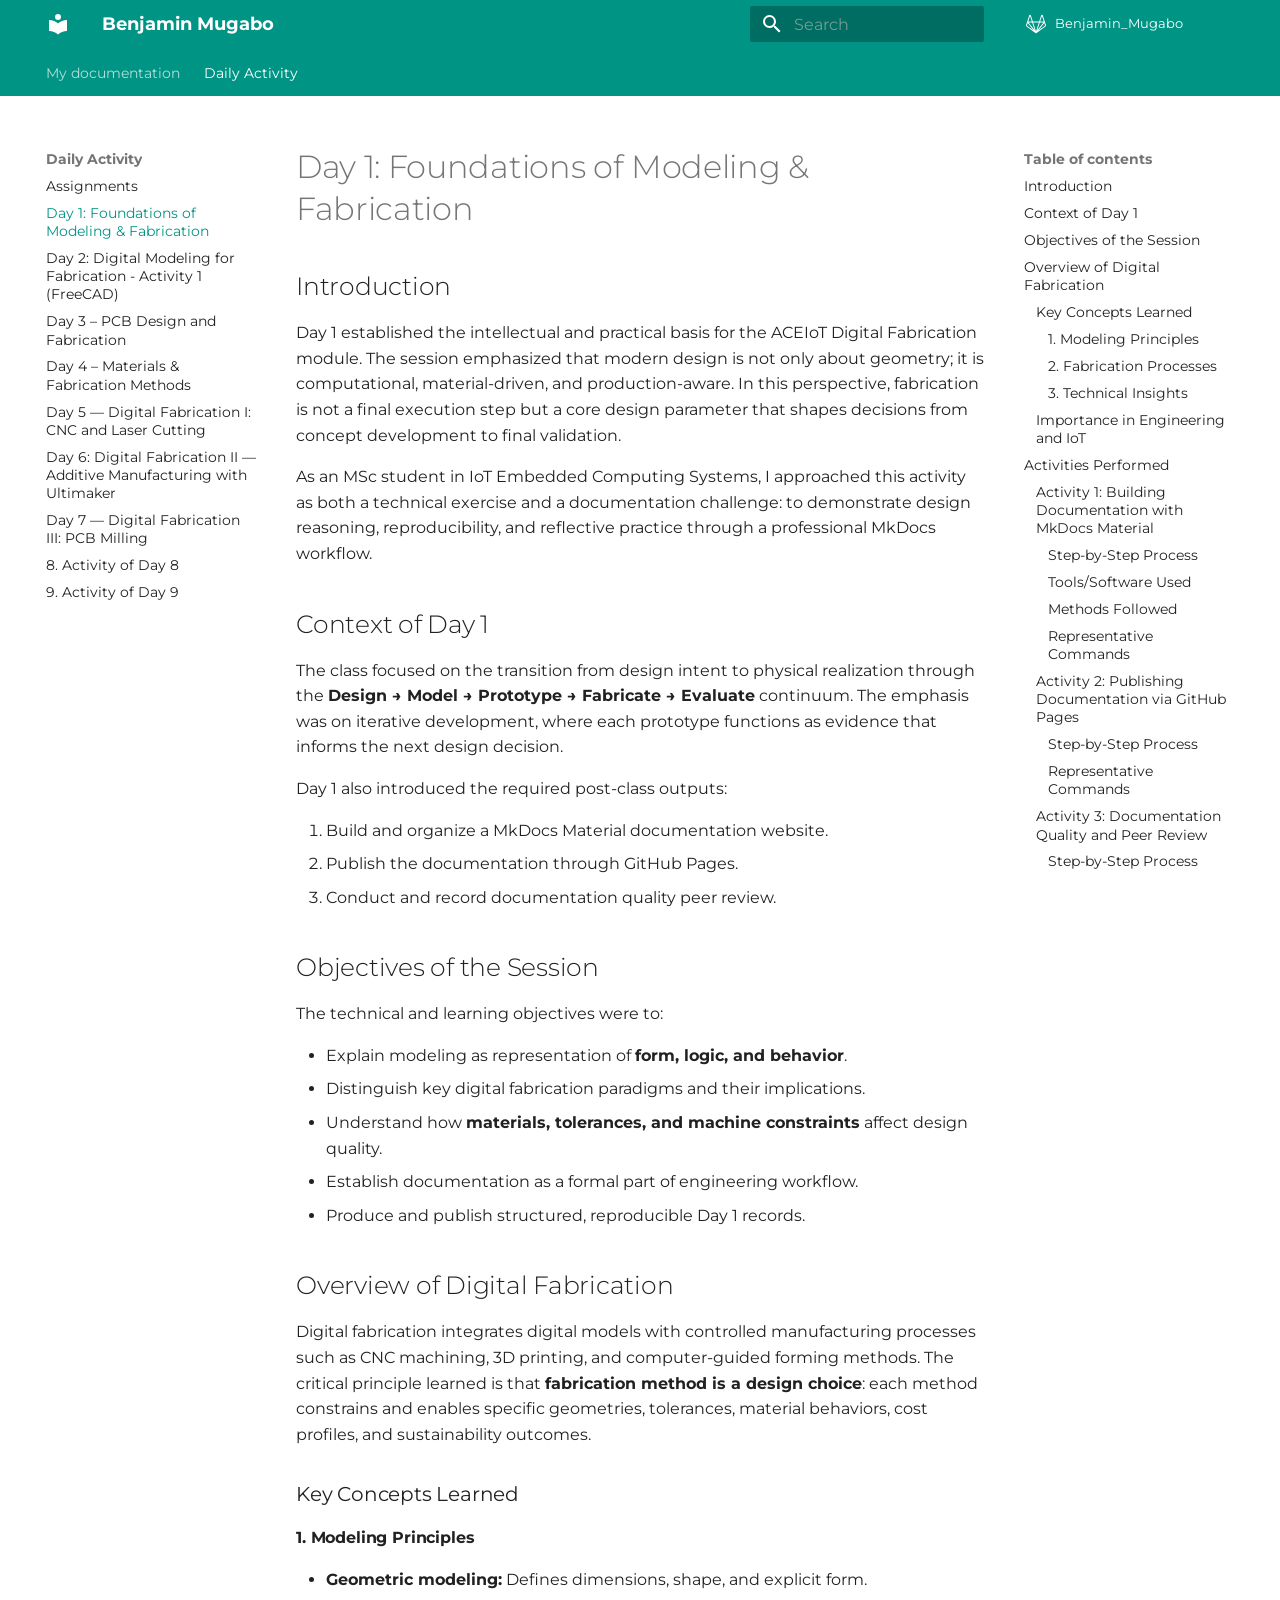
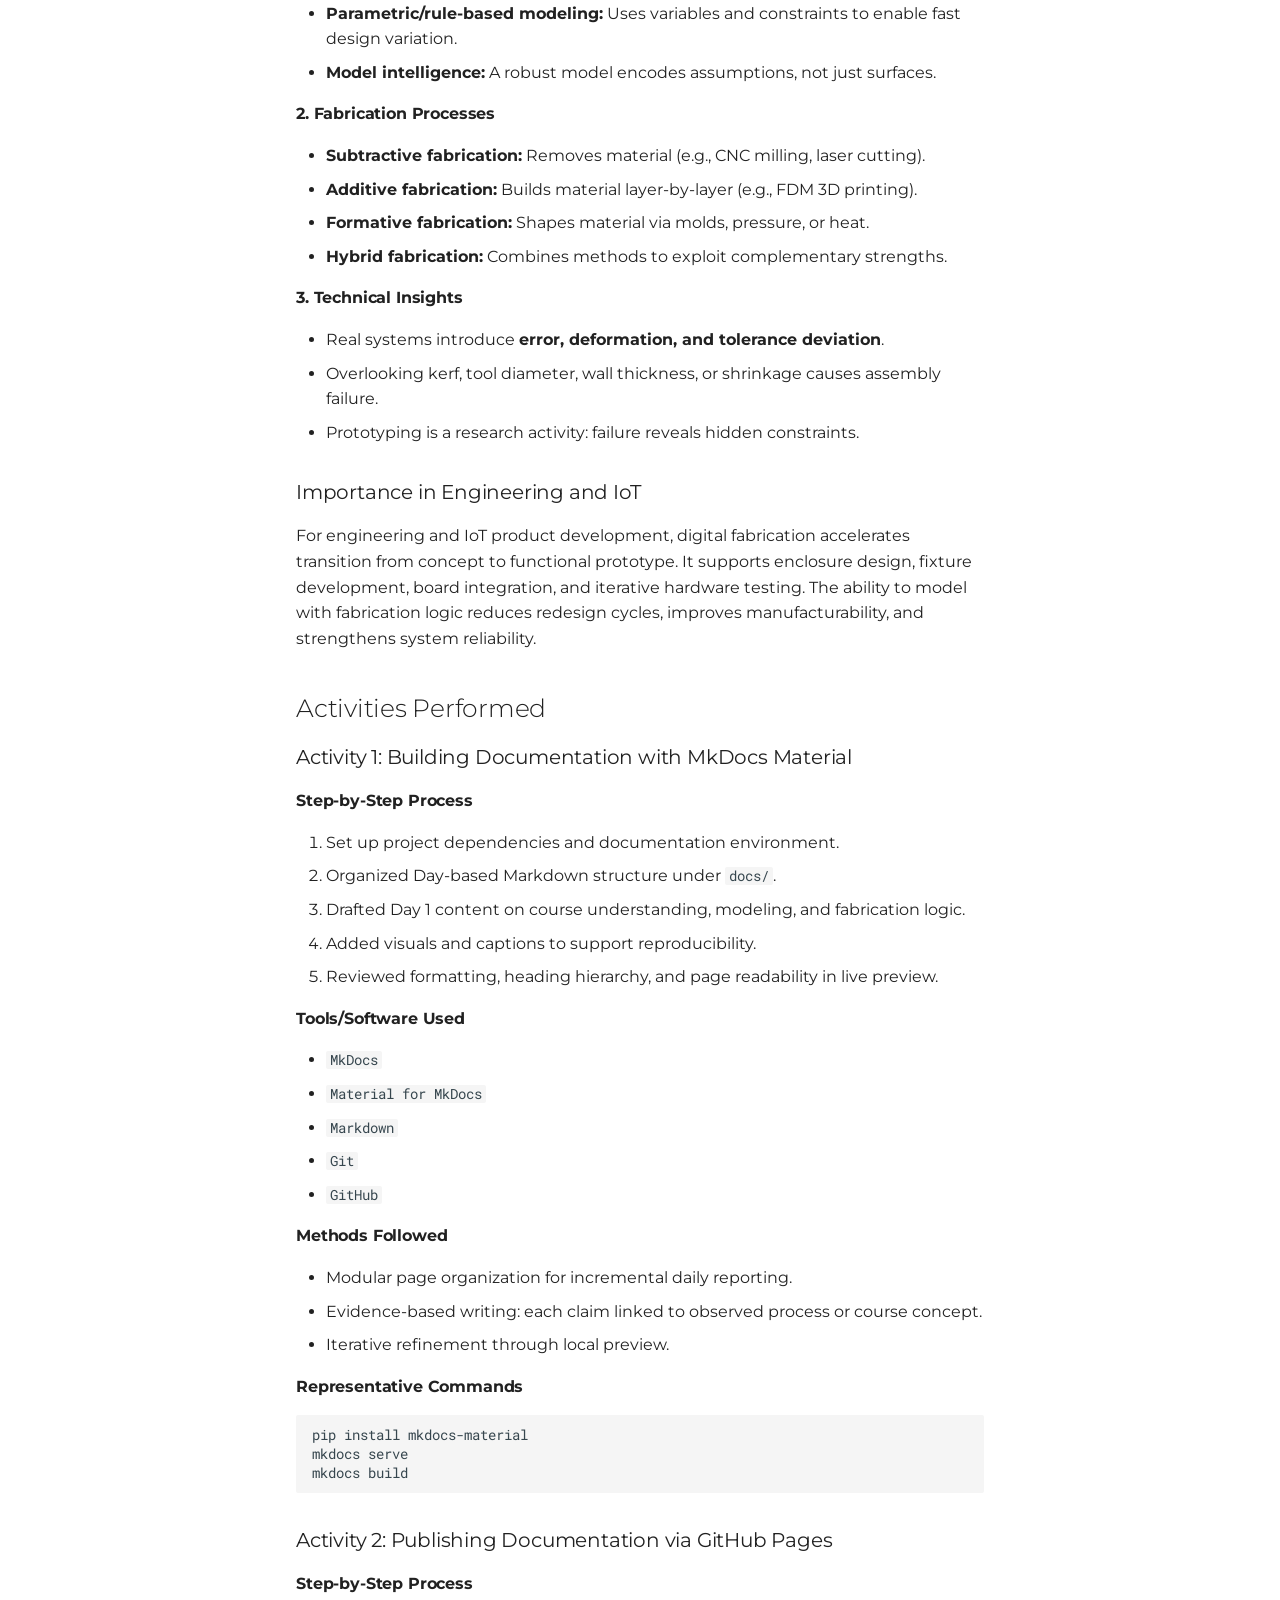
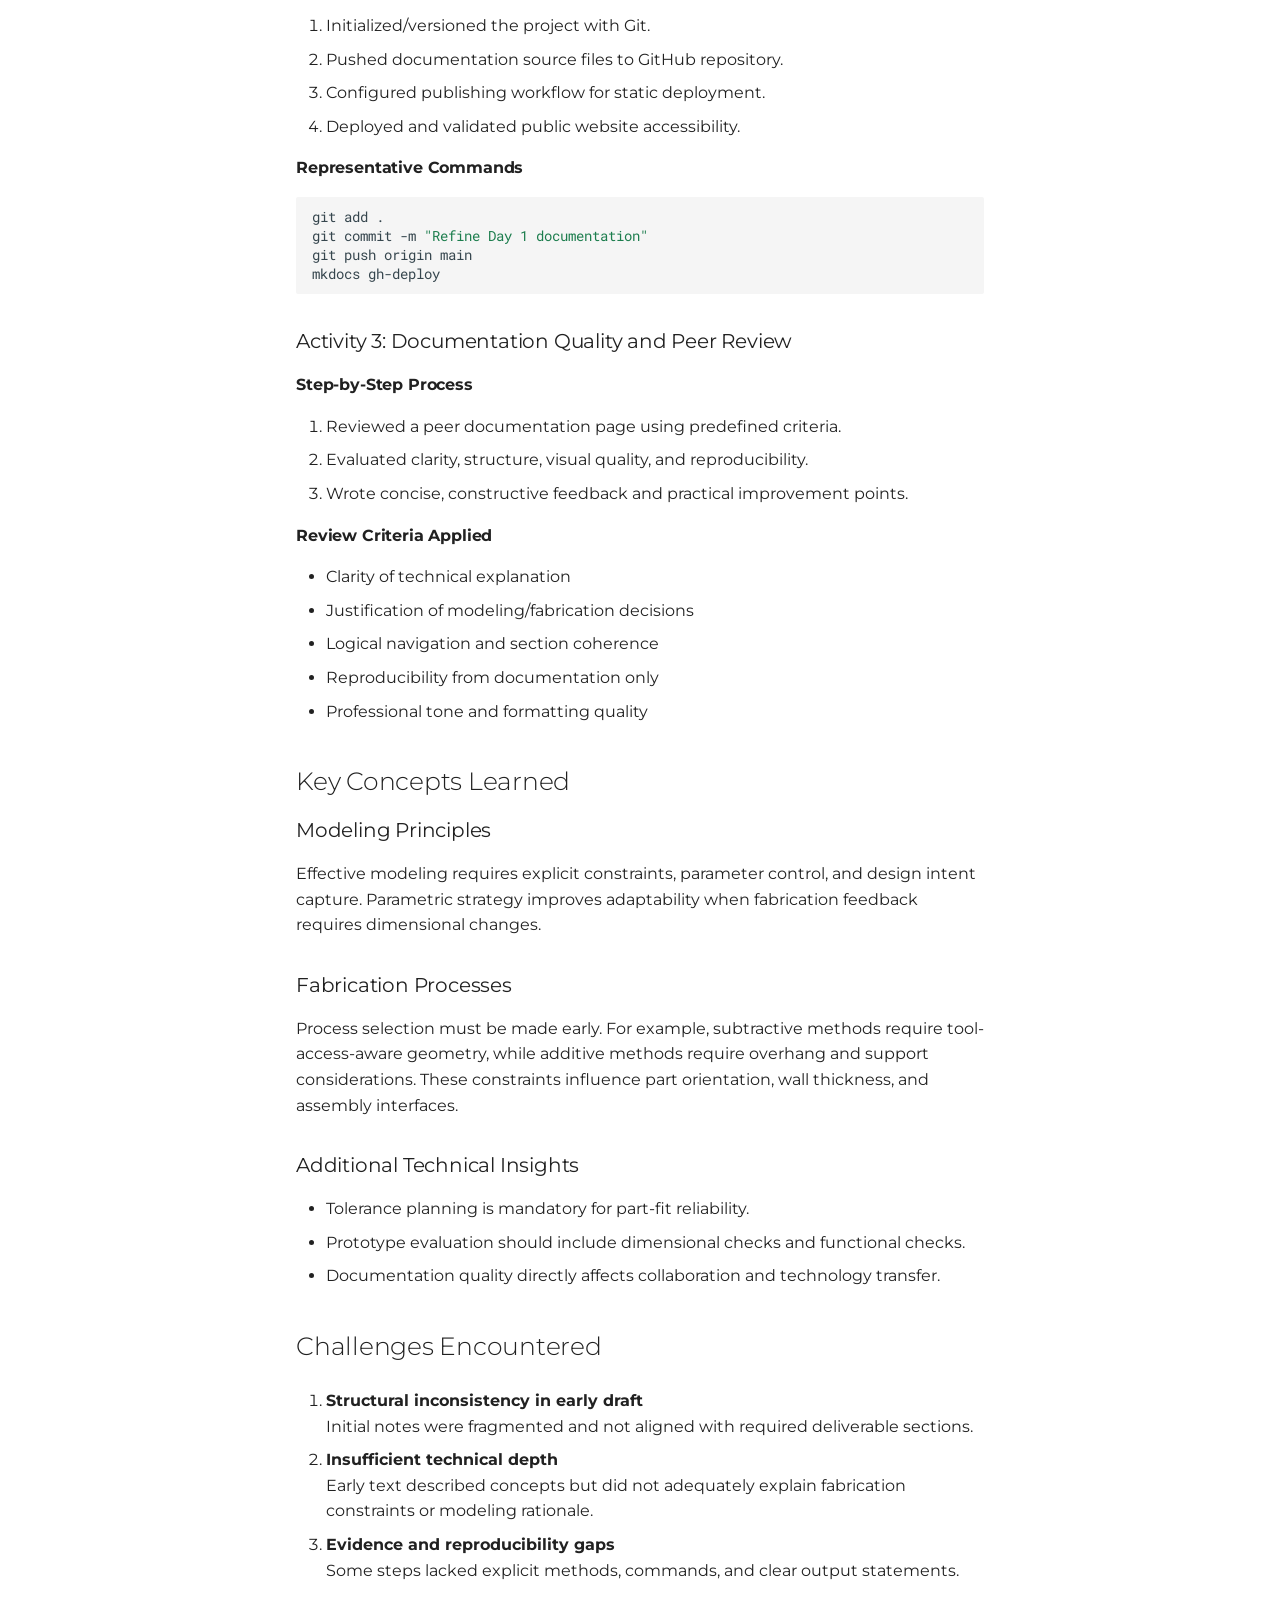
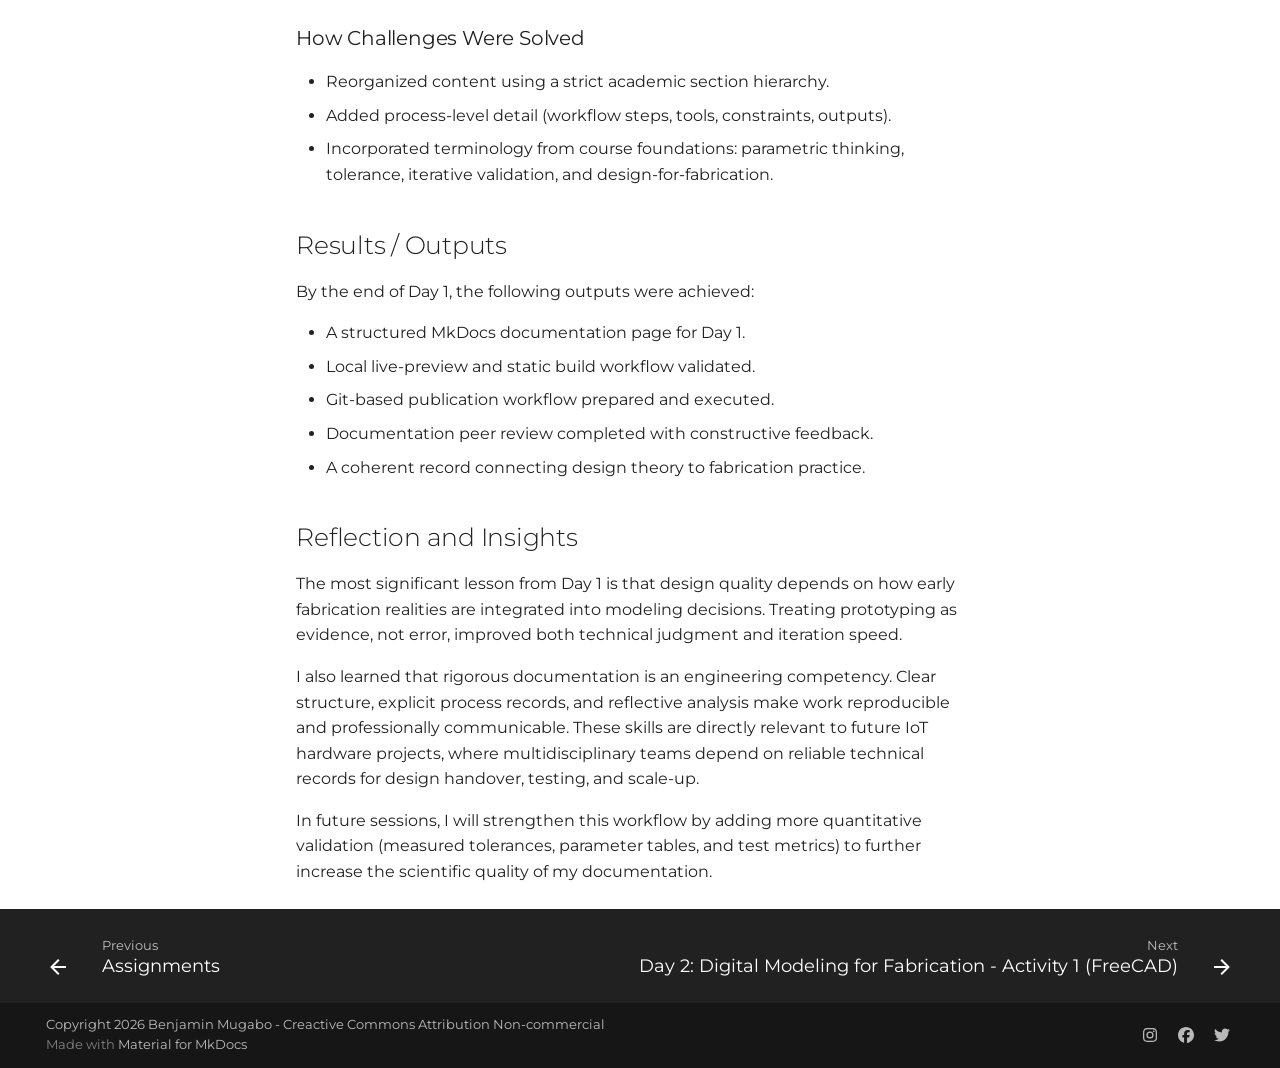
<file: Daily-Activity/day_1/index.html>
<!DOCTYPE html><html lang="en" class="no-js"><head>
    
      <meta charset="utf-8">
      <meta name="viewport" content="width=device-width,initial-scale=1">
      
        <meta name="description" content="Benjamin Mugabo Fabricademy site">
      
      
        <meta name="author" content="Benjamin Mugabo">
      
      
        <link rel="canonical" href="https://r-inyuru.github.io/ModelingFabricationTechnique/Daily-Activity/day_1/">
      
      
        <link rel="prev" href="../">
      
      
        <link rel="next" href="../day_2/">
      
      
        
      
      
      <link rel="icon" href="../../assets/images/favicon.png">
      <meta name="generator" content="mkdocs-1.6.1, mkdocs-material-9.7.1">
    
    
      
        <title>Day 1: Foundations of Modeling &amp; Fabrication - Benjamin Mugabo</title>
      
    
    
      <link rel="stylesheet" href="../../assets/stylesheets/main.484c7ddc.min.css">
      
        
        <link rel="stylesheet" href="../../assets/stylesheets/palette.ab4e12ef.min.css">
      
      


    
    
      
    
    
      
        
        
        <link rel="preconnect" href="https://fonts.gstatic.com" crossorigin>
        <link rel="stylesheet" href="https://fonts.googleapis.com/css?family=Montserrat:300,300i,400,400i,700,700i%7CRoboto+Mono:400,400i,700,700i&amp;display=fallback">
        <style>:root{--md-text-font:"Montserrat";--md-code-font:"Roboto Mono"}</style>
      
    
    
    <script>__md_scope=new URL("../..",location),__md_hash=e=>[...e].reduce(((e,_)=>(e<<5)-e+_.charCodeAt(0)),0),__md_get=(e,_=localStorage,t=__md_scope)=>JSON.parse(_.getItem(t.pathname+"."+e)),__md_set=(e,_,t=localStorage,a=__md_scope)=>{try{t.setItem(a.pathname+"."+e,JSON.stringify(_))}catch(e){}}</script>
    
      

    
    
  <link href="../../assets/stylesheets/glightbox.min.css" rel="stylesheet"><script src="../../assets/javascripts/glightbox.min.js"></script><style id="glightbox-style">
            html.glightbox-open { overflow: initial; height: 100%; }
            .gslide-title { margin-top: 0px; user-select: text; }
            .gslide-desc { color: #666; user-select: text; }
            .gslide-image img { background: white; }
            .gscrollbar-fixer { padding-right: 15px; }
            .gdesc-inner { font-size: 0.75rem; }
            body[data-md-color-scheme="slate"] .gdesc-inner { background: var(--md-default-bg-color); }
            body[data-md-color-scheme="slate"] .gslide-title { color: var(--md-default-fg-color); }
            body[data-md-color-scheme="slate"] .gslide-desc { color: var(--md-default-fg-color); }
        </style></head>
  
  
    
    
    
    
    
    <body dir="ltr" data-md-color-scheme="default" data-md-color-primary="teal" data-md-color-accent="deep-purple">
  
    
    <input class="md-toggle" data-md-toggle="drawer" type="checkbox" id="__drawer" autocomplete="off">
    <input class="md-toggle" data-md-toggle="search" type="checkbox" id="__search" autocomplete="off">
    <label class="md-overlay" for="__drawer"></label>
    <div data-md-component="skip">
      
        
        <a href="#day-1-foundations-of-modeling-fabrication" class="md-skip">
          Skip to content
        </a>
      
    </div>
    <div data-md-component="announce">
      
    </div>
    
    
      

<header class="md-header" data-md-component="header">
  <nav class="md-header__inner md-grid" aria-label="Header">
    <a href="../.." title="Benjamin Mugabo" class="md-header__button md-logo" aria-label="Benjamin Mugabo" data-md-component="logo">
      
  
  <svg xmlns="http://www.w3.org/2000/svg" viewBox="0 0 24 24"><path d="M12 8a3 3 0 0 0 3-3 3 3 0 0 0-3-3 3 3 0 0 0-3 3 3 3 0 0 0 3 3m0 3.54C9.64 9.35 6.5 8 3 8v11c3.5 0 6.64 1.35 9 3.54 2.36-2.19 5.5-3.54 9-3.54V8c-3.5 0-6.64 1.35-9 3.54"></path></svg>

    </a>
    <label class="md-header__button md-icon" for="__drawer">
      
      <svg xmlns="http://www.w3.org/2000/svg" viewBox="0 0 24 24"><path d="M3 6h18v2H3zm0 5h18v2H3zm0 5h18v2H3z"></path></svg>
    </label>
    <div class="md-header__title" data-md-component="header-title">
      <div class="md-header__ellipsis">
        <div class="md-header__topic">
          <span class="md-ellipsis">
            Benjamin Mugabo
          </span>
        </div>
        <div class="md-header__topic" data-md-component="header-topic">
          <span class="md-ellipsis">
            
              Day 1: Foundations of Modeling &amp; Fabrication
            
          </span>
        </div>
      </div>
    </div>
    
      
    
    
    
    
      
      
        <label class="md-header__button md-icon" for="__search">
          
          <svg xmlns="http://www.w3.org/2000/svg" viewBox="0 0 24 24"><path d="M9.5 3A6.5 6.5 0 0 1 16 9.5c0 1.61-.59 3.09-1.56 4.23l.27.27h.79l5 5-1.5 1.5-5-5v-.79l-.27-.27A6.52 6.52 0 0 1 9.5 16 6.5 6.5 0 0 1 3 9.5 6.5 6.5 0 0 1 9.5 3m0 2C7 5 5 7 5 9.5S7 14 9.5 14 14 12 14 9.5 12 5 9.5 5"></path></svg>
        </label>
        <div class="md-search" data-md-component="search" role="dialog">
  <label class="md-search__overlay" for="__search"></label>
  <div class="md-search__inner" role="search">
    <form class="md-search__form" name="search">
      <input type="text" class="md-search__input" name="query" aria-label="Search" placeholder="Search" autocapitalize="off" autocorrect="off" autocomplete="off" spellcheck="false" data-md-component="search-query" required>
      <label class="md-search__icon md-icon" for="__search">
        
        <svg xmlns="http://www.w3.org/2000/svg" viewBox="0 0 24 24"><path d="M9.5 3A6.5 6.5 0 0 1 16 9.5c0 1.61-.59 3.09-1.56 4.23l.27.27h.79l5 5-1.5 1.5-5-5v-.79l-.27-.27A6.52 6.52 0 0 1 9.5 16 6.5 6.5 0 0 1 3 9.5 6.5 6.5 0 0 1 9.5 3m0 2C7 5 5 7 5 9.5S7 14 9.5 14 14 12 14 9.5 12 5 9.5 5"></path></svg>
        
        <svg xmlns="http://www.w3.org/2000/svg" viewBox="0 0 24 24"><path d="M20 11v2H8l5.5 5.5-1.42 1.42L4.16 12l7.92-7.92L13.5 5.5 8 11z"></path></svg>
      </label>
      <nav class="md-search__options" aria-label="Search">
        
        <button type="reset" class="md-search__icon md-icon" title="Clear" aria-label="Clear" tabindex="-1">
          
          <svg xmlns="http://www.w3.org/2000/svg" viewBox="0 0 24 24"><path d="M19 6.41 17.59 5 12 10.59 6.41 5 5 6.41 10.59 12 5 17.59 6.41 19 12 13.41 17.59 19 19 17.59 13.41 12z"></path></svg>
        </button>
      </nav>
      
    </form>
    <div class="md-search__output">
      <div class="md-search__scrollwrap" tabindex="0" data-md-scrollfix>
        <div class="md-search-result" data-md-component="search-result">
          <div class="md-search-result__meta">
            Initializing search
          </div>
          <ol class="md-search-result__list" role="presentation"></ol>
        </div>
      </div>
    </div>
  </div>
</div>
      
    
    
      <div class="md-header__source">
        <a href="https://github.com/benjaminmugabob/Benjamin_Mugabo" title="Go to repository" class="md-source" data-md-component="source">
  <div class="md-source__icon md-icon">
    
    <svg xmlns="http://www.w3.org/2000/svg" viewBox="0 0 24 24"><path d="m21.94 13.11-1.05-3.22c0-.03-.01-.06-.02-.09l-2.11-6.48a.86.86 0 0 0-.8-.57c-.36 0-.68.25-.79.58l-2 6.17H8.84L6.83 3.33a.85.85 0 0 0-.79-.58c-.37 0-.69.25-.8.58L3.13 9.82v.01l-1.07 3.28c-.16.5.01 1.04.44 1.34l9.22 6.71c.17.12.39.12.56-.01l9.22-6.7c.43-.3.6-.84.44-1.34M8.15 10.45l2.57 7.91-6.17-7.91m8.73 7.92 2.47-7.59.1-.33h3.61l-5.59 7.16m4.1-13.67 1.81 5.56h-3.62m-1.3.95-1.79 5.51L12 19.24l-2.86-8.79M6.03 3.94 7.84 9.5H4.23m-1.18 4.19c-.09-.07-.13-.19-.09-.29l.79-2.43 5.82 7.45m11.38-4.73-6.51 4.73.02-.03 5.79-7.42.79 2.43c.04.1 0 .22-.09.29"></path></svg>
  </div>
  <div class="md-source__repository">
    Benjamin_Mugabo
  </div>
</a>
      </div>
    
  </nav>
  
</header>
    
    <div class="md-container" data-md-component="container">
      
      
        
          
            
<nav class="md-tabs" aria-label="Tabs" data-md-component="tabs">
  <div class="md-grid">
    <ul class="md-tabs__list">
      
        
  
  
  
  
    <li class="md-tabs__item">
      <a href="../.." class="md-tabs__link">
        
  
  
    
  
  My documentation

      </a>
    </li>
  

      
        
  
  
  
    
  
  
    
    
      <li class="md-tabs__item md-tabs__item--active">
        <a href="../" class="md-tabs__link">
          
  
  
  Daily Activity

        </a>
      </li>
    
  

      
    </ul>
  </div>
</nav>
          
        
      
      <main class="md-main" data-md-component="main">
        <div class="md-main__inner md-grid">
          
            
              
              <div class="md-sidebar md-sidebar--primary" data-md-component="sidebar" data-md-type="navigation">
                <div class="md-sidebar__scrollwrap">
                  <div class="md-sidebar__inner">
                    


  


<nav class="md-nav md-nav--primary md-nav--lifted" aria-label="Navigation" data-md-level="0">
  <label class="md-nav__title" for="__drawer">
    <a href="../.." title="Benjamin Mugabo" class="md-nav__button md-logo" aria-label="Benjamin Mugabo" data-md-component="logo">
      
  
  <svg xmlns="http://www.w3.org/2000/svg" viewBox="0 0 24 24"><path d="M12 8a3 3 0 0 0 3-3 3 3 0 0 0-3-3 3 3 0 0 0-3 3 3 3 0 0 0 3 3m0 3.54C9.64 9.35 6.5 8 3 8v11c3.5 0 6.64 1.35 9 3.54 2.36-2.19 5.5-3.54 9-3.54V8c-3.5 0-6.64 1.35-9 3.54"></path></svg>

    </a>
    Benjamin Mugabo
  </label>
  
    <div class="md-nav__source">
      <a href="https://github.com/benjaminmugabob/Benjamin_Mugabo" title="Go to repository" class="md-source" data-md-component="source">
  <div class="md-source__icon md-icon">
    
    <svg xmlns="http://www.w3.org/2000/svg" viewBox="0 0 24 24"><path d="m21.94 13.11-1.05-3.22c0-.03-.01-.06-.02-.09l-2.11-6.48a.86.86 0 0 0-.8-.57c-.36 0-.68.25-.79.58l-2 6.17H8.84L6.83 3.33a.85.85 0 0 0-.79-.58c-.37 0-.69.25-.8.58L3.13 9.82v.01l-1.07 3.28c-.16.5.01 1.04.44 1.34l9.22 6.71c.17.12.39.12.56-.01l9.22-6.7c.43-.3.6-.84.44-1.34M8.15 10.45l2.57 7.91-6.17-7.91m8.73 7.92 2.47-7.59.1-.33h3.61l-5.59 7.16m4.1-13.67 1.81 5.56h-3.62m-1.3.95-1.79 5.51L12 19.24l-2.86-8.79M6.03 3.94 7.84 9.5H4.23m-1.18 4.19c-.09-.07-.13-.19-.09-.29l.79-2.43 5.82 7.45m11.38-4.73-6.51 4.73.02-.03 5.79-7.42.79 2.43c.04.1 0 .22-.09.29"></path></svg>
  </div>
  <div class="md-source__repository">
    Benjamin_Mugabo
  </div>
</a>
    </div>
  
  <ul class="md-nav__list" data-md-scrollfix>
    
      
      
  
  
  
  
    <li class="md-nav__item">
      <a href="../.." class="md-nav__link">
        
  
  
  <span class="md-ellipsis">
    
  
    My documentation
  

    
  </span>
  
  

      </a>
    </li>
  

    
      
      
  
  
    
  
  
  
    
    
    
    
      
        
        
      
      
    
    
    <li class="md-nav__item md-nav__item--active md-nav__item--section md-nav__item--nested">
      
        
        
        <input class="md-nav__toggle md-toggle " type="checkbox" id="__nav_2" checked>
        
          
          <label class="md-nav__link" for="__nav_2" id="__nav_2_label" tabindex="">
            
  
  
  <span class="md-ellipsis">
    
  
    Daily Activity
  

    
  </span>
  
  

            <span class="md-nav__icon md-icon"></span>
          </label>
        
        <nav class="md-nav" data-md-level="1" aria-labelledby="__nav_2_label" aria-expanded="true">
          <label class="md-nav__title" for="__nav_2">
            <span class="md-nav__icon md-icon"></span>
            
  
    Daily Activity
  

          </label>
          <ul class="md-nav__list" data-md-scrollfix>
            
              
                
  
  
  
  
    <li class="md-nav__item">
      <a href="../" class="md-nav__link">
        
  
  
  <span class="md-ellipsis">
    
  
    Assignments
  

    
  </span>
  
  

      </a>
    </li>
  

              
            
              
                
  
  
    
  
  
  
    <li class="md-nav__item md-nav__item--active">
      
      <input class="md-nav__toggle md-toggle" type="checkbox" id="__toc">
      
      
        
      
      
        <label class="md-nav__link md-nav__link--active" for="__toc">
          
  
  
  <span class="md-ellipsis">
    
  
    Day 1: Foundations of Modeling &amp; Fabrication
  

    
  </span>
  
  

          <span class="md-nav__icon md-icon"></span>
        </label>
      
      <a href="./" class="md-nav__link md-nav__link--active">
        
  
  
  <span class="md-ellipsis">
    
  
    Day 1: Foundations of Modeling &amp; Fabrication
  

    
  </span>
  
  

      </a>
      
        

<nav class="md-nav md-nav--secondary" aria-label="Table of contents">
  
  
  
    
  
  
    <label class="md-nav__title" for="__toc">
      <span class="md-nav__icon md-icon"></span>
      Table of contents
    </label>
    <ul class="md-nav__list" data-md-component="toc" data-md-scrollfix>
      
        <li class="md-nav__item">
  <a href="#introduction" class="md-nav__link">
    <span class="md-ellipsis">
      
        Introduction
      
    </span>
  </a>
  
</li>
      
        <li class="md-nav__item">
  <a href="#context-of-day-1" class="md-nav__link">
    <span class="md-ellipsis">
      
        Context of Day 1
      
    </span>
  </a>
  
</li>
      
        <li class="md-nav__item">
  <a href="#objectives-of-the-session" class="md-nav__link">
    <span class="md-ellipsis">
      
        Objectives of the Session
      
    </span>
  </a>
  
</li>
      
        <li class="md-nav__item">
  <a href="#overview-of-digital-fabrication" class="md-nav__link">
    <span class="md-ellipsis">
      
        Overview of Digital Fabrication
      
    </span>
  </a>
  
    <nav class="md-nav" aria-label="Overview of Digital Fabrication">
      <ul class="md-nav__list">
        
          <li class="md-nav__item">
  <a href="#key-concepts-learned" class="md-nav__link">
    <span class="md-ellipsis">
      
        Key Concepts Learned
      
    </span>
  </a>
  
    <nav class="md-nav" aria-label="Key Concepts Learned">
      <ul class="md-nav__list">
        
          <li class="md-nav__item">
  <a href="#1-modeling-principles" class="md-nav__link">
    <span class="md-ellipsis">
      
        1. Modeling Principles
      
    </span>
  </a>
  
</li>
        
          <li class="md-nav__item">
  <a href="#2-fabrication-processes" class="md-nav__link">
    <span class="md-ellipsis">
      
        2. Fabrication Processes
      
    </span>
  </a>
  
</li>
        
          <li class="md-nav__item">
  <a href="#3-technical-insights" class="md-nav__link">
    <span class="md-ellipsis">
      
        3. Technical Insights
      
    </span>
  </a>
  
</li>
        
      </ul>
    </nav>
  
</li>
        
          <li class="md-nav__item">
  <a href="#importance-in-engineering-and-iot" class="md-nav__link">
    <span class="md-ellipsis">
      
        Importance in Engineering and IoT
      
    </span>
  </a>
  
</li>
        
      </ul>
    </nav>
  
</li>
      
        <li class="md-nav__item">
  <a href="#activities-performed" class="md-nav__link">
    <span class="md-ellipsis">
      
        Activities Performed
      
    </span>
  </a>
  
    <nav class="md-nav" aria-label="Activities Performed">
      <ul class="md-nav__list">
        
          <li class="md-nav__item">
  <a href="#activity-1-building-documentation-with-mkdocs-material" class="md-nav__link">
    <span class="md-ellipsis">
      
        Activity 1: Building Documentation with MkDocs Material
      
    </span>
  </a>
  
    <nav class="md-nav" aria-label="Activity 1: Building Documentation with MkDocs Material">
      <ul class="md-nav__list">
        
          <li class="md-nav__item">
  <a href="#step-by-step-process" class="md-nav__link">
    <span class="md-ellipsis">
      
        Step-by-Step Process
      
    </span>
  </a>
  
</li>
        
          <li class="md-nav__item">
  <a href="#toolssoftware-used" class="md-nav__link">
    <span class="md-ellipsis">
      
        Tools/Software Used
      
    </span>
  </a>
  
</li>
        
          <li class="md-nav__item">
  <a href="#methods-followed" class="md-nav__link">
    <span class="md-ellipsis">
      
        Methods Followed
      
    </span>
  </a>
  
</li>
        
          <li class="md-nav__item">
  <a href="#representative-commands" class="md-nav__link">
    <span class="md-ellipsis">
      
        Representative Commands
      
    </span>
  </a>
  
</li>
        
      </ul>
    </nav>
  
</li>
        
          <li class="md-nav__item">
  <a href="#activity-2-publishing-documentation-via-github-pages" class="md-nav__link">
    <span class="md-ellipsis">
      
        Activity 2: Publishing Documentation via GitHub Pages
      
    </span>
  </a>
  
    <nav class="md-nav" aria-label="Activity 2: Publishing Documentation via GitHub Pages">
      <ul class="md-nav__list">
        
          <li class="md-nav__item">
  <a href="#step-by-step-process_1" class="md-nav__link">
    <span class="md-ellipsis">
      
        Step-by-Step Process
      
    </span>
  </a>
  
</li>
        
          <li class="md-nav__item">
  <a href="#representative-commands_1" class="md-nav__link">
    <span class="md-ellipsis">
      
        Representative Commands
      
    </span>
  </a>
  
</li>
        
      </ul>
    </nav>
  
</li>
        
          <li class="md-nav__item">
  <a href="#activity-3-documentation-quality-and-peer-review" class="md-nav__link">
    <span class="md-ellipsis">
      
        Activity 3: Documentation Quality and Peer Review
      
    </span>
  </a>
  
    <nav class="md-nav" aria-label="Activity 3: Documentation Quality and Peer Review">
      <ul class="md-nav__list">
        
          <li class="md-nav__item">
  <a href="#step-by-step-process_2" class="md-nav__link">
    <span class="md-ellipsis">
      
        Step-by-Step Process
      
    </span>
  </a>
  
</li>
        
          <li class="md-nav__item">
  <a href="#review-criteria-applied" class="md-nav__link">
    <span class="md-ellipsis">
      
        Review Criteria Applied
      
    </span>
  </a>
  
</li>
        
      </ul>
    </nav>
  
</li>
        
      </ul>
    </nav>
  
</li>
      
        <li class="md-nav__item">
  <a href="#key-concepts-learned_1" class="md-nav__link">
    <span class="md-ellipsis">
      
        Key Concepts Learned
      
    </span>
  </a>
  
    <nav class="md-nav" aria-label="Key Concepts Learned">
      <ul class="md-nav__list">
        
          <li class="md-nav__item">
  <a href="#modeling-principles" class="md-nav__link">
    <span class="md-ellipsis">
      
        Modeling Principles
      
    </span>
  </a>
  
</li>
        
          <li class="md-nav__item">
  <a href="#fabrication-processes" class="md-nav__link">
    <span class="md-ellipsis">
      
        Fabrication Processes
      
    </span>
  </a>
  
</li>
        
          <li class="md-nav__item">
  <a href="#additional-technical-insights" class="md-nav__link">
    <span class="md-ellipsis">
      
        Additional Technical Insights
      
    </span>
  </a>
  
</li>
        
      </ul>
    </nav>
  
</li>
      
        <li class="md-nav__item">
  <a href="#challenges-encountered" class="md-nav__link">
    <span class="md-ellipsis">
      
        Challenges Encountered
      
    </span>
  </a>
  
    <nav class="md-nav" aria-label="Challenges Encountered">
      <ul class="md-nav__list">
        
          <li class="md-nav__item">
  <a href="#how-challenges-were-solved" class="md-nav__link">
    <span class="md-ellipsis">
      
        How Challenges Were Solved
      
    </span>
  </a>
  
</li>
        
      </ul>
    </nav>
  
</li>
      
        <li class="md-nav__item">
  <a href="#results-outputs" class="md-nav__link">
    <span class="md-ellipsis">
      
        Results / Outputs
      
    </span>
  </a>
  
</li>
      
        <li class="md-nav__item">
  <a href="#reflection-and-insights" class="md-nav__link">
    <span class="md-ellipsis">
      
        Reflection and Insights
      
    </span>
  </a>
  
</li>
      
    </ul>
  
</nav>
      
    </li>
  

              
            
              
                
  
  
  
  
    <li class="md-nav__item">
      <a href="../day_2/" class="md-nav__link">
        
  
  
  <span class="md-ellipsis">
    
  
    Day 2: Digital Modeling for Fabrication - Activity 1 (FreeCAD)
  

    
  </span>
  
  

      </a>
    </li>
  

              
            
              
                
  
  
  
  
    <li class="md-nav__item">
      <a href="../day_3/" class="md-nav__link">
        
  
  
  <span class="md-ellipsis">
    
  
    Day 3 – PCB Design and Fabrication
  

    
  </span>
  
  

      </a>
    </li>
  

              
            
              
                
  
  
  
  
    <li class="md-nav__item">
      <a href="../day_4/" class="md-nav__link">
        
  
  
  <span class="md-ellipsis">
    
  
    Day 4 – Materials &amp; Fabrication Methods
  

    
  </span>
  
  

      </a>
    </li>
  

              
            
              
                
  
  
  
  
    <li class="md-nav__item">
      <a href="../day_5/" class="md-nav__link">
        
  
  
  <span class="md-ellipsis">
    
  
    Day 5 — Digital Fabrication I: CNC and Laser Cutting
  

    
  </span>
  
  

      </a>
    </li>
  

              
            
              
                
  
  
  
  
    <li class="md-nav__item">
      <a href="../day_6/" class="md-nav__link">
        
  
  
  <span class="md-ellipsis">
    
  
    Day 6: Digital Fabrication II — Additive Manufacturing with Ultimaker
  

    
  </span>
  
  

      </a>
    </li>
  

              
            
              
                
  
  
  
  
    <li class="md-nav__item">
      <a href="../day_7/" class="md-nav__link">
        
  
  
  <span class="md-ellipsis">
    
  
    Day 7 — Digital Fabrication III: PCB Milling
  

    
  </span>
  
  

      </a>
    </li>
  

              
            
              
                
  
  
  
  
    <li class="md-nav__item">
      <a href="../day_8/" class="md-nav__link">
        
  
  
  <span class="md-ellipsis">
    
  
    8. Activity of Day 8
  

    
  </span>
  
  

      </a>
    </li>
  

              
            
              
                
  
  
  
  
    <li class="md-nav__item">
      <a href="../day_9/" class="md-nav__link">
        
  
  
  <span class="md-ellipsis">
    
  
    9. Activity of Day 9
  

    
  </span>
  
  

      </a>
    </li>
  

              
            
          </ul>
        </nav>
      
    </li>
  

    
  </ul>
</nav>
                  </div>
                </div>
              </div>
            
            
              
              <div class="md-sidebar md-sidebar--secondary" data-md-component="sidebar" data-md-type="toc">
                <div class="md-sidebar__scrollwrap">
                  <div class="md-sidebar__inner">
                    

<nav class="md-nav md-nav--secondary" aria-label="Table of contents">
  
  
  
    
  
  
    <label class="md-nav__title" for="__toc">
      <span class="md-nav__icon md-icon"></span>
      Table of contents
    </label>
    <ul class="md-nav__list" data-md-component="toc" data-md-scrollfix>
      
        <li class="md-nav__item">
  <a href="#introduction" class="md-nav__link">
    <span class="md-ellipsis">
      
        Introduction
      
    </span>
  </a>
  
</li>
      
        <li class="md-nav__item">
  <a href="#context-of-day-1" class="md-nav__link">
    <span class="md-ellipsis">
      
        Context of Day 1
      
    </span>
  </a>
  
</li>
      
        <li class="md-nav__item">
  <a href="#objectives-of-the-session" class="md-nav__link">
    <span class="md-ellipsis">
      
        Objectives of the Session
      
    </span>
  </a>
  
</li>
      
        <li class="md-nav__item">
  <a href="#overview-of-digital-fabrication" class="md-nav__link">
    <span class="md-ellipsis">
      
        Overview of Digital Fabrication
      
    </span>
  </a>
  
    <nav class="md-nav" aria-label="Overview of Digital Fabrication">
      <ul class="md-nav__list">
        
          <li class="md-nav__item">
  <a href="#key-concepts-learned" class="md-nav__link">
    <span class="md-ellipsis">
      
        Key Concepts Learned
      
    </span>
  </a>
  
    <nav class="md-nav" aria-label="Key Concepts Learned">
      <ul class="md-nav__list">
        
          <li class="md-nav__item">
  <a href="#1-modeling-principles" class="md-nav__link">
    <span class="md-ellipsis">
      
        1. Modeling Principles
      
    </span>
  </a>
  
</li>
        
          <li class="md-nav__item">
  <a href="#2-fabrication-processes" class="md-nav__link">
    <span class="md-ellipsis">
      
        2. Fabrication Processes
      
    </span>
  </a>
  
</li>
        
          <li class="md-nav__item">
  <a href="#3-technical-insights" class="md-nav__link">
    <span class="md-ellipsis">
      
        3. Technical Insights
      
    </span>
  </a>
  
</li>
        
      </ul>
    </nav>
  
</li>
        
          <li class="md-nav__item">
  <a href="#importance-in-engineering-and-iot" class="md-nav__link">
    <span class="md-ellipsis">
      
        Importance in Engineering and IoT
      
    </span>
  </a>
  
</li>
        
      </ul>
    </nav>
  
</li>
      
        <li class="md-nav__item">
  <a href="#activities-performed" class="md-nav__link">
    <span class="md-ellipsis">
      
        Activities Performed
      
    </span>
  </a>
  
    <nav class="md-nav" aria-label="Activities Performed">
      <ul class="md-nav__list">
        
          <li class="md-nav__item">
  <a href="#activity-1-building-documentation-with-mkdocs-material" class="md-nav__link">
    <span class="md-ellipsis">
      
        Activity 1: Building Documentation with MkDocs Material
      
    </span>
  </a>
  
    <nav class="md-nav" aria-label="Activity 1: Building Documentation with MkDocs Material">
      <ul class="md-nav__list">
        
          <li class="md-nav__item">
  <a href="#step-by-step-process" class="md-nav__link">
    <span class="md-ellipsis">
      
        Step-by-Step Process
      
    </span>
  </a>
  
</li>
        
          <li class="md-nav__item">
  <a href="#toolssoftware-used" class="md-nav__link">
    <span class="md-ellipsis">
      
        Tools/Software Used
      
    </span>
  </a>
  
</li>
        
          <li class="md-nav__item">
  <a href="#methods-followed" class="md-nav__link">
    <span class="md-ellipsis">
      
        Methods Followed
      
    </span>
  </a>
  
</li>
        
          <li class="md-nav__item">
  <a href="#representative-commands" class="md-nav__link">
    <span class="md-ellipsis">
      
        Representative Commands
      
    </span>
  </a>
  
</li>
        
      </ul>
    </nav>
  
</li>
        
          <li class="md-nav__item">
  <a href="#activity-2-publishing-documentation-via-github-pages" class="md-nav__link">
    <span class="md-ellipsis">
      
        Activity 2: Publishing Documentation via GitHub Pages
      
    </span>
  </a>
  
    <nav class="md-nav" aria-label="Activity 2: Publishing Documentation via GitHub Pages">
      <ul class="md-nav__list">
        
          <li class="md-nav__item">
  <a href="#step-by-step-process_1" class="md-nav__link">
    <span class="md-ellipsis">
      
        Step-by-Step Process
      
    </span>
  </a>
  
</li>
        
          <li class="md-nav__item">
  <a href="#representative-commands_1" class="md-nav__link">
    <span class="md-ellipsis">
      
        Representative Commands
      
    </span>
  </a>
  
</li>
        
      </ul>
    </nav>
  
</li>
        
          <li class="md-nav__item">
  <a href="#activity-3-documentation-quality-and-peer-review" class="md-nav__link">
    <span class="md-ellipsis">
      
        Activity 3: Documentation Quality and Peer Review
      
    </span>
  </a>
  
    <nav class="md-nav" aria-label="Activity 3: Documentation Quality and Peer Review">
      <ul class="md-nav__list">
        
          <li class="md-nav__item">
  <a href="#step-by-step-process_2" class="md-nav__link">
    <span class="md-ellipsis">
      
        Step-by-Step Process
      
    </span>
  </a>
  
</li>
        
          <li class="md-nav__item">
  <a href="#review-criteria-applied" class="md-nav__link">
    <span class="md-ellipsis">
      
        Review Criteria Applied
      
    </span>
  </a>
  
</li>
        
      </ul>
    </nav>
  
</li>
        
      </ul>
    </nav>
  
</li>
      
        <li class="md-nav__item">
  <a href="#key-concepts-learned_1" class="md-nav__link">
    <span class="md-ellipsis">
      
        Key Concepts Learned
      
    </span>
  </a>
  
    <nav class="md-nav" aria-label="Key Concepts Learned">
      <ul class="md-nav__list">
        
          <li class="md-nav__item">
  <a href="#modeling-principles" class="md-nav__link">
    <span class="md-ellipsis">
      
        Modeling Principles
      
    </span>
  </a>
  
</li>
        
          <li class="md-nav__item">
  <a href="#fabrication-processes" class="md-nav__link">
    <span class="md-ellipsis">
      
        Fabrication Processes
      
    </span>
  </a>
  
</li>
        
          <li class="md-nav__item">
  <a href="#additional-technical-insights" class="md-nav__link">
    <span class="md-ellipsis">
      
        Additional Technical Insights
      
    </span>
  </a>
  
</li>
        
      </ul>
    </nav>
  
</li>
      
        <li class="md-nav__item">
  <a href="#challenges-encountered" class="md-nav__link">
    <span class="md-ellipsis">
      
        Challenges Encountered
      
    </span>
  </a>
  
    <nav class="md-nav" aria-label="Challenges Encountered">
      <ul class="md-nav__list">
        
          <li class="md-nav__item">
  <a href="#how-challenges-were-solved" class="md-nav__link">
    <span class="md-ellipsis">
      
        How Challenges Were Solved
      
    </span>
  </a>
  
</li>
        
      </ul>
    </nav>
  
</li>
      
        <li class="md-nav__item">
  <a href="#results-outputs" class="md-nav__link">
    <span class="md-ellipsis">
      
        Results / Outputs
      
    </span>
  </a>
  
</li>
      
        <li class="md-nav__item">
  <a href="#reflection-and-insights" class="md-nav__link">
    <span class="md-ellipsis">
      
        Reflection and Insights
      
    </span>
  </a>
  
</li>
      
    </ul>
  
</nav>
                  </div>
                </div>
              </div>
            
          
          
            <div class="md-content" data-md-component="content">
              
              <article class="md-content__inner md-typeset">
                
                  


  
  


<h1 id="day-1-foundations-of-modeling-fabrication">Day 1: Foundations of Modeling &amp; Fabrication<a class="headerlink" href="#day-1-foundations-of-modeling-fabrication" title="Permanent link">¶</a></h1>
<h2 id="introduction">Introduction<a class="headerlink" href="#introduction" title="Permanent link">¶</a></h2>
<p>Day 1 established the intellectual and practical basis for the ACEIoT Digital Fabrication module. The session emphasized that modern design is not only about geometry; it is computational, material-driven, and production-aware. In this perspective, fabrication is not a final execution step but a core design parameter that shapes decisions from concept development to final validation.</p>
<p>As an MSc student in IoT Embedded Computing Systems, I approached this activity as both a technical exercise and a documentation challenge: to demonstrate design reasoning, reproducibility, and reflective practice through a professional MkDocs workflow.</p>
<h2 id="context-of-day-1">Context of Day 1<a class="headerlink" href="#context-of-day-1" title="Permanent link">¶</a></h2>
<p>The class focused on the transition from design intent to physical realization through the <strong>Design → Model → Prototype → Fabricate → Evaluate</strong> continuum. The emphasis was on iterative development, where each prototype functions as evidence that informs the next design decision.</p>
<p>Day 1 also introduced the required post-class outputs:</p>
<ol>
<li>Build and organize a MkDocs Material documentation website.</li>
<li>Publish the documentation through GitHub Pages.</li>
<li>Conduct and record documentation quality peer review.</li>
</ol>
<h2 id="objectives-of-the-session">Objectives of the Session<a class="headerlink" href="#objectives-of-the-session" title="Permanent link">¶</a></h2>
<p>The technical and learning objectives were to:</p>
<ul>
<li>Explain modeling as representation of <strong>form, logic, and behavior</strong>.</li>
<li>Distinguish key digital fabrication paradigms and their implications.</li>
<li>Understand how <strong>materials, tolerances, and machine constraints</strong> affect design quality.</li>
<li>Establish documentation as a formal part of engineering workflow.</li>
<li>Produce and publish structured, reproducible Day 1 records.</li>
</ul>
<h2 id="overview-of-digital-fabrication">Overview of Digital Fabrication<a class="headerlink" href="#overview-of-digital-fabrication" title="Permanent link">¶</a></h2>
<p>Digital fabrication integrates digital models with controlled manufacturing processes such as CNC machining, 3D printing, and computer-guided forming methods. The critical principle learned is that <strong>fabrication method is a design choice</strong>: each method constrains and enables specific geometries, tolerances, material behaviors, cost profiles, and sustainability outcomes.</p>
<h3 id="key-concepts-learned">Key Concepts Learned<a class="headerlink" href="#key-concepts-learned" title="Permanent link">¶</a></h3>
<h4 id="1-modeling-principles">1. Modeling Principles<a class="headerlink" href="#1-modeling-principles" title="Permanent link">¶</a></h4>
<ul>
<li><strong>Geometric modeling:</strong> Defines dimensions, shape, and explicit form.</li>
<li><strong>Parametric/rule-based modeling:</strong> Uses variables and constraints to enable fast design variation.</li>
<li><strong>Model intelligence:</strong> A robust model encodes assumptions, not just surfaces.</li>
</ul>
<h4 id="2-fabrication-processes">2. Fabrication Processes<a class="headerlink" href="#2-fabrication-processes" title="Permanent link">¶</a></h4>
<ul>
<li><strong>Subtractive fabrication:</strong> Removes material (e.g., CNC milling, laser cutting).</li>
<li><strong>Additive fabrication:</strong> Builds material layer-by-layer (e.g., FDM 3D printing).</li>
<li><strong>Formative fabrication:</strong> Shapes material via molds, pressure, or heat.</li>
<li><strong>Hybrid fabrication:</strong> Combines methods to exploit complementary strengths.</li>
</ul>
<h4 id="3-technical-insights">3. Technical Insights<a class="headerlink" href="#3-technical-insights" title="Permanent link">¶</a></h4>
<ul>
<li>Real systems introduce <strong>error, deformation, and tolerance deviation</strong>.</li>
<li>Overlooking kerf, tool diameter, wall thickness, or shrinkage causes assembly failure.</li>
<li>Prototyping is a research activity: failure reveals hidden constraints.</li>
</ul>
<h3 id="importance-in-engineering-and-iot">Importance in Engineering and IoT<a class="headerlink" href="#importance-in-engineering-and-iot" title="Permanent link">¶</a></h3>
<p>For engineering and IoT product development, digital fabrication accelerates transition from concept to functional prototype. It supports enclosure design, fixture development, board integration, and iterative hardware testing. The ability to model with fabrication logic reduces redesign cycles, improves manufacturability, and strengthens system reliability.</p>
<h2 id="activities-performed">Activities Performed<a class="headerlink" href="#activities-performed" title="Permanent link">¶</a></h2>
<h3 id="activity-1-building-documentation-with-mkdocs-material">Activity 1: Building Documentation with MkDocs Material<a class="headerlink" href="#activity-1-building-documentation-with-mkdocs-material" title="Permanent link">¶</a></h3>
<h4 id="step-by-step-process">Step-by-Step Process<a class="headerlink" href="#step-by-step-process" title="Permanent link">¶</a></h4>
<ol>
<li>Set up project dependencies and documentation environment.</li>
<li>Organized Day-based Markdown structure under <code>docs/</code>.</li>
<li>Drafted Day 1 content on course understanding, modeling, and fabrication logic.</li>
<li>Added visuals and captions to support reproducibility.</li>
<li>Reviewed formatting, heading hierarchy, and page readability in live preview.</li>
</ol>
<h4 id="toolssoftware-used">Tools/Software Used<a class="headerlink" href="#toolssoftware-used" title="Permanent link">¶</a></h4>
<ul>
<li><code>MkDocs</code></li>
<li><code>Material for MkDocs</code></li>
<li><code>Markdown</code></li>
<li><code>Git</code></li>
<li><code>GitHub</code></li>
</ul>
<h4 id="methods-followed">Methods Followed<a class="headerlink" href="#methods-followed" title="Permanent link">¶</a></h4>
<ul>
<li>Modular page organization for incremental daily reporting.</li>
<li>Evidence-based writing: each claim linked to observed process or course concept.</li>
<li>Iterative refinement through local preview.</li>
</ul>
<h4 id="representative-commands">Representative Commands<a class="headerlink" href="#representative-commands" title="Permanent link">¶</a></h4>
<div class="highlight"><pre><span></span><code>pip<span class="w"> </span>install<span class="w"> </span>mkdocs-material
mkdocs<span class="w"> </span>serve
mkdocs<span class="w"> </span>build
</code></pre></div>
<h3 id="activity-2-publishing-documentation-via-github-pages">Activity 2: Publishing Documentation via GitHub Pages<a class="headerlink" href="#activity-2-publishing-documentation-via-github-pages" title="Permanent link">¶</a></h3>
<h4 id="step-by-step-process_1">Step-by-Step Process<a class="headerlink" href="#step-by-step-process_1" title="Permanent link">¶</a></h4>
<ol>
<li>Initialized/versioned the project with Git.</li>
<li>Pushed documentation source files to GitHub repository.</li>
<li>Configured publishing workflow for static deployment.</li>
<li>Deployed and validated public website accessibility.</li>
</ol>
<h4 id="representative-commands_1">Representative Commands<a class="headerlink" href="#representative-commands_1" title="Permanent link">¶</a></h4>
<div class="highlight"><pre><span></span><code>git<span class="w"> </span>add<span class="w"> </span>.
git<span class="w"> </span>commit<span class="w"> </span>-m<span class="w"> </span><span class="s2">"Refine Day 1 documentation"</span>
git<span class="w"> </span>push<span class="w"> </span>origin<span class="w"> </span>main
mkdocs<span class="w"> </span>gh-deploy
</code></pre></div>
<h3 id="activity-3-documentation-quality-and-peer-review">Activity 3: Documentation Quality and Peer Review<a class="headerlink" href="#activity-3-documentation-quality-and-peer-review" title="Permanent link">¶</a></h3>
<h4 id="step-by-step-process_2">Step-by-Step Process<a class="headerlink" href="#step-by-step-process_2" title="Permanent link">¶</a></h4>
<ol>
<li>Reviewed a peer documentation page using predefined criteria.</li>
<li>Evaluated clarity, structure, visual quality, and reproducibility.</li>
<li>Wrote concise, constructive feedback and practical improvement points.</li>
</ol>
<h4 id="review-criteria-applied">Review Criteria Applied<a class="headerlink" href="#review-criteria-applied" title="Permanent link">¶</a></h4>
<ul>
<li>Clarity of technical explanation</li>
<li>Justification of modeling/fabrication decisions</li>
<li>Logical navigation and section coherence</li>
<li>Reproducibility from documentation only</li>
<li>Professional tone and formatting quality</li>
</ul>
<h2 id="key-concepts-learned_1">Key Concepts Learned<a class="headerlink" href="#key-concepts-learned_1" title="Permanent link">¶</a></h2>
<h3 id="modeling-principles">Modeling Principles<a class="headerlink" href="#modeling-principles" title="Permanent link">¶</a></h3>
<p>Effective modeling requires explicit constraints, parameter control, and design intent capture. Parametric strategy improves adaptability when fabrication feedback requires dimensional changes.</p>
<h3 id="fabrication-processes">Fabrication Processes<a class="headerlink" href="#fabrication-processes" title="Permanent link">¶</a></h3>
<p>Process selection must be made early. For example, subtractive methods require tool-access-aware geometry, while additive methods require overhang and support considerations. These constraints influence part orientation, wall thickness, and assembly interfaces.</p>
<h3 id="additional-technical-insights">Additional Technical Insights<a class="headerlink" href="#additional-technical-insights" title="Permanent link">¶</a></h3>
<ul>
<li>Tolerance planning is mandatory for part-fit reliability.</li>
<li>Prototype evaluation should include dimensional checks and functional checks.</li>
<li>Documentation quality directly affects collaboration and technology transfer.</li>
</ul>
<h2 id="challenges-encountered">Challenges Encountered<a class="headerlink" href="#challenges-encountered" title="Permanent link">¶</a></h2>
<ol>
<li>
<p><strong>Structural inconsistency in early draft</strong><br>
    Initial notes were fragmented and not aligned with required deliverable sections.</p>
</li>
<li>
<p><strong>Insufficient technical depth</strong><br>
    Early text described concepts but did not adequately explain fabrication constraints or modeling rationale.</p>
</li>
<li>
<p><strong>Evidence and reproducibility gaps</strong><br>
    Some steps lacked explicit methods, commands, and clear output statements.</p>
</li>
</ol>
<h3 id="how-challenges-were-solved">How Challenges Were Solved<a class="headerlink" href="#how-challenges-were-solved" title="Permanent link">¶</a></h3>
<ul>
<li>Reorganized content using a strict academic section hierarchy.</li>
<li>Added process-level detail (workflow steps, tools, constraints, outputs).</li>
<li>Incorporated terminology from course foundations: parametric thinking, tolerance, iterative validation, and design-for-fabrication.</li>
</ul>
<h2 id="results-outputs">Results / Outputs<a class="headerlink" href="#results-outputs" title="Permanent link">¶</a></h2>
<p>By the end of Day 1, the following outputs were achieved:</p>
<ul>
<li>A structured MkDocs documentation page for Day 1.</li>
<li>Local live-preview and static build workflow validated.</li>
<li>Git-based publication workflow prepared and executed.</li>
<li>Documentation peer review completed with constructive feedback.</li>
<li>A coherent record connecting design theory to fabrication practice.</li>
</ul>
<h2 id="reflection-and-insights">Reflection and Insights<a class="headerlink" href="#reflection-and-insights" title="Permanent link">¶</a></h2>
<p>The most significant lesson from Day 1 is that design quality depends on how early fabrication realities are integrated into modeling decisions. Treating prototyping as evidence, not error, improved both technical judgment and iteration speed.</p>
<p>I also learned that rigorous documentation is an engineering competency. Clear structure, explicit process records, and reflective analysis make work reproducible and professionally communicable. These skills are directly relevant to future IoT hardware projects, where multidisciplinary teams depend on reliable technical records for design handover, testing, and scale-up.</p>
<p>In future sessions, I will strengthen this workflow by adding more quantitative validation (measured tolerances, parameter tables, and test metrics) to further increase the scientific quality of my documentation.</p>












                
              </article>
            </div>
          
          
<script>var target=document.getElementById(location.hash.slice(1));target&&target.name&&(target.checked=target.name.startsWith("__tabbed_"))</script>
        </div>
        
      </main>
      
        <footer class="md-footer">
  
    
      
      <nav class="md-footer__inner md-grid" aria-label="Footer">
        
          
          <a href="../" class="md-footer__link md-footer__link--prev" aria-label="Previous: Assignments">
            <div class="md-footer__button md-icon">
              
              <svg xmlns="http://www.w3.org/2000/svg" viewBox="0 0 24 24"><path d="M20 11v2H8l5.5 5.5-1.42 1.42L4.16 12l7.92-7.92L13.5 5.5 8 11z"></path></svg>
            </div>
            <div class="md-footer__title">
              <span class="md-footer__direction">
                Previous
              </span>
              <div class="md-ellipsis">
                Assignments
              </div>
            </div>
          </a>
        
        
          
          <a href="../day_2/" class="md-footer__link md-footer__link--next" aria-label="Next: Day 2: Digital Modeling for Fabrication - Activity 1 (FreeCAD)">
            <div class="md-footer__title">
              <span class="md-footer__direction">
                Next
              </span>
              <div class="md-ellipsis">
                Day 2: Digital Modeling for Fabrication - Activity 1 (FreeCAD)
              </div>
            </div>
            <div class="md-footer__button md-icon">
              
              <svg xmlns="http://www.w3.org/2000/svg" viewBox="0 0 24 24"><path d="M4 11v2h12l-5.5 5.5 1.42 1.42L19.84 12l-7.92-7.92L10.5 5.5 16 11z"></path></svg>
            </div>
          </a>
        
      </nav>
    
  
  <div class="md-footer-meta md-typeset">
    <div class="md-footer-meta__inner md-grid">
      <div class="md-copyright">
  
    <div class="md-copyright__highlight">
      Copyright 2026 Benjamin Mugabo - Creactive Commons Attribution Non-commercial
    </div>
  
  
    Made with
    <a href="https://squidfunk.github.io/mkdocs-material/" target="_blank" rel="noopener">
      Material for MkDocs
    </a>
  
</div>
      
        
<div class="md-social">
  
    
    
    
    
      
      
    
    <a href="https://instagram.com/fablab_rwanda" target="_blank" rel="noopener" title="instagram.com" class="md-social__link">
      <svg xmlns="http://www.w3.org/2000/svg" viewBox="0 0 448 512"><!--! Font Awesome Free 7.1.0 by @fontawesome - https://fontawesome.com License - https://fontawesome.com/license/free (Icons: CC BY 4.0, Fonts: SIL OFL 1.1, Code: MIT License) Copyright 2025 Fonticons, Inc.--><path d="M224.3 141a115 115 0 1 0-.6 230 115 115 0 1 0 .6-230m-.6 40.4a74.6 74.6 0 1 1 .6 149.2 74.6 74.6 0 1 1-.6-149.2m93.4-45.1a26.8 26.8 0 1 1 53.6 0 26.8 26.8 0 1 1-53.6 0m129.7 27.2c-1.7-35.9-9.9-67.7-36.2-93.9-26.2-26.2-58-34.4-93.9-36.2-37-2.1-147.9-2.1-184.9 0-35.8 1.7-67.6 9.9-93.9 36.1s-34.4 58-36.2 93.9c-2.1 37-2.1 147.9 0 184.9 1.7 35.9 9.9 67.7 36.2 93.9s58 34.4 93.9 36.2c37 2.1 147.9 2.1 184.9 0 35.9-1.7 67.7-9.9 93.9-36.2 26.2-26.2 34.4-58 36.2-93.9 2.1-37 2.1-147.8 0-184.8M399 388c-7.8 19.6-22.9 34.7-42.6 42.6-29.5 11.7-99.5 9-132.1 9s-102.7 2.6-132.1-9c-19.6-7.8-34.7-22.9-42.6-42.6-11.7-29.5-9-99.5-9-132.1s-2.6-102.7 9-132.1c7.8-19.6 22.9-34.7 42.6-42.6 29.5-11.7 99.5-9 132.1-9s102.7-2.6 132.1 9c19.6 7.8 34.7 22.9 42.6 42.6 11.7 29.5 9 99.5 9 132.1s2.7 102.7-9 132.1"></path></svg>
    </a>
  
    
    
    
    
      
      
    
    <a href="https://facebook.com/KigaliFabLab" target="_blank" rel="noopener" title="facebook.com" class="md-social__link">
      <svg xmlns="http://www.w3.org/2000/svg" viewBox="0 0 512 512"><!--! Font Awesome Free 7.1.0 by @fontawesome - https://fontawesome.com License - https://fontawesome.com/license/free (Icons: CC BY 4.0, Fonts: SIL OFL 1.1, Code: MIT License) Copyright 2025 Fonticons, Inc.--><path d="M512 256C512 114.6 397.4 0 256 0S0 114.6 0 256c0 120 82.7 220.8 194.2 248.5V334.2h-52.8V256h52.8v-33.7c0-87.1 39.4-127.5 125-127.5 16.2 0 44.2 3.2 55.7 6.4V172c-6-.6-16.5-1-29.6-1-42 0-58.2 15.9-58.2 57.2V256h83.6l-14.4 78.2H287v175.9C413.8 494.8 512 386.9 512 256"></path></svg>
    </a>
  
    
    
    
    
      
      
    
    <a href="https://twitter.com/fablabrw" target="_blank" rel="noopener" title="twitter.com" class="md-social__link">
      <svg xmlns="http://www.w3.org/2000/svg" viewBox="0 0 512 512"><!--! Font Awesome Free 7.1.0 by @fontawesome - https://fontawesome.com License - https://fontawesome.com/license/free (Icons: CC BY 4.0, Fonts: SIL OFL 1.1, Code: MIT License) Copyright 2025 Fonticons, Inc.--><path d="M459.4 151.7c.3 4.5.3 9.1.3 13.6 0 138.7-105.6 298.6-298.6 298.6-59.5 0-114.7-17.2-161.1-47.1 8.4 1 16.6 1.3 25.3 1.3 49.1 0 94.2-16.6 130.3-44.8-46.1-1-84.8-31.2-98.1-72.8 6.5 1 13 1.6 19.8 1.6 9.4 0 18.8-1.3 27.6-3.6-48.1-9.7-84.1-52-84.1-103v-1.3c14 7.8 30.2 12.7 47.4 13.3-28.3-18.8-46.8-51-46.8-87.4 0-19.5 5.2-37.4 14.3-53C87.4 130.8 165 172.4 252.1 176.9c-1.6-7.8-2.6-15.9-2.6-24C249.5 95.1 296.3 48 354.4 48c30.2 0 57.5 12.7 76.7 33.1 23.7-4.5 46.5-13.3 66.6-25.3-7.8 24.4-24.4 44.8-46.1 57.8 21.1-2.3 41.6-8.1 60.4-16.2-14.3 20.8-32.2 39.3-52.6 54.3"></path></svg>
    </a>
  
</div>
      
    </div>
  </div>
</footer>
      
    </div>
    <div class="md-dialog" data-md-component="dialog">
      <div class="md-dialog__inner md-typeset"></div>
    </div>
    
    
    
      
      
      <script id="__config" type="application/json">{"annotate": null, "base": "../..", "features": ["navigation.tabs", "navigation.footer"], "search": "../../assets/javascripts/workers/search.2c215733.min.js", "tags": null, "translations": {"clipboard.copied": "Copied to clipboard", "clipboard.copy": "Copy to clipboard", "search.result.more.one": "1 more on this page", "search.result.more.other": "# more on this page", "search.result.none": "No matching documents", "search.result.one": "1 matching document", "search.result.other": "# matching documents", "search.result.placeholder": "Type to start searching", "search.result.term.missing": "Missing", "select.version": "Select version"}, "version": null}</script>
    
    
      <script src="../../assets/javascripts/bundle.79ae519e.min.js"></script>
      
    
  
<script id="init-glightbox">const lightbox = GLightbox({"touchNavigation": true, "loop": false, "zoomable": true, "draggable": true, "openEffect": "zoom", "closeEffect": "zoom", "slideEffect": "slide"});
document$.subscribe(()=>{ lightbox.reload(); });
</script></body></html>
</file>
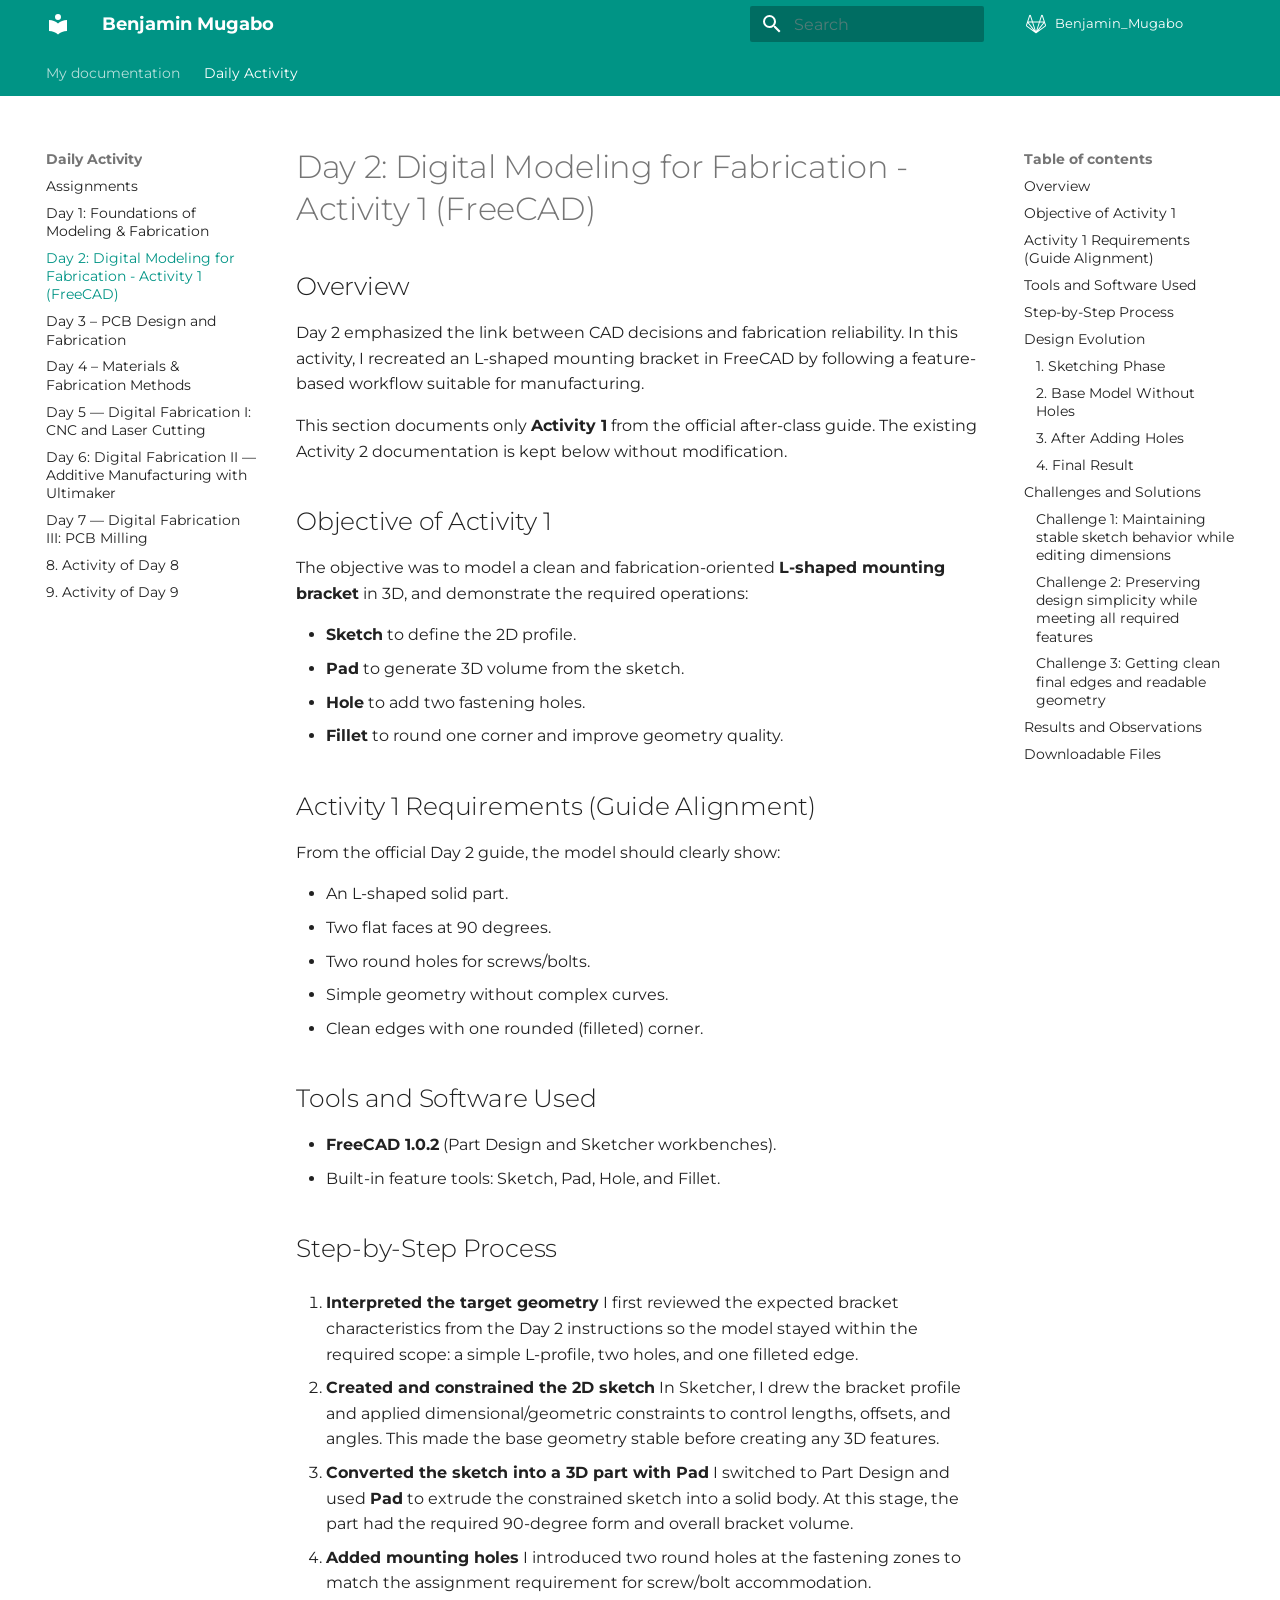
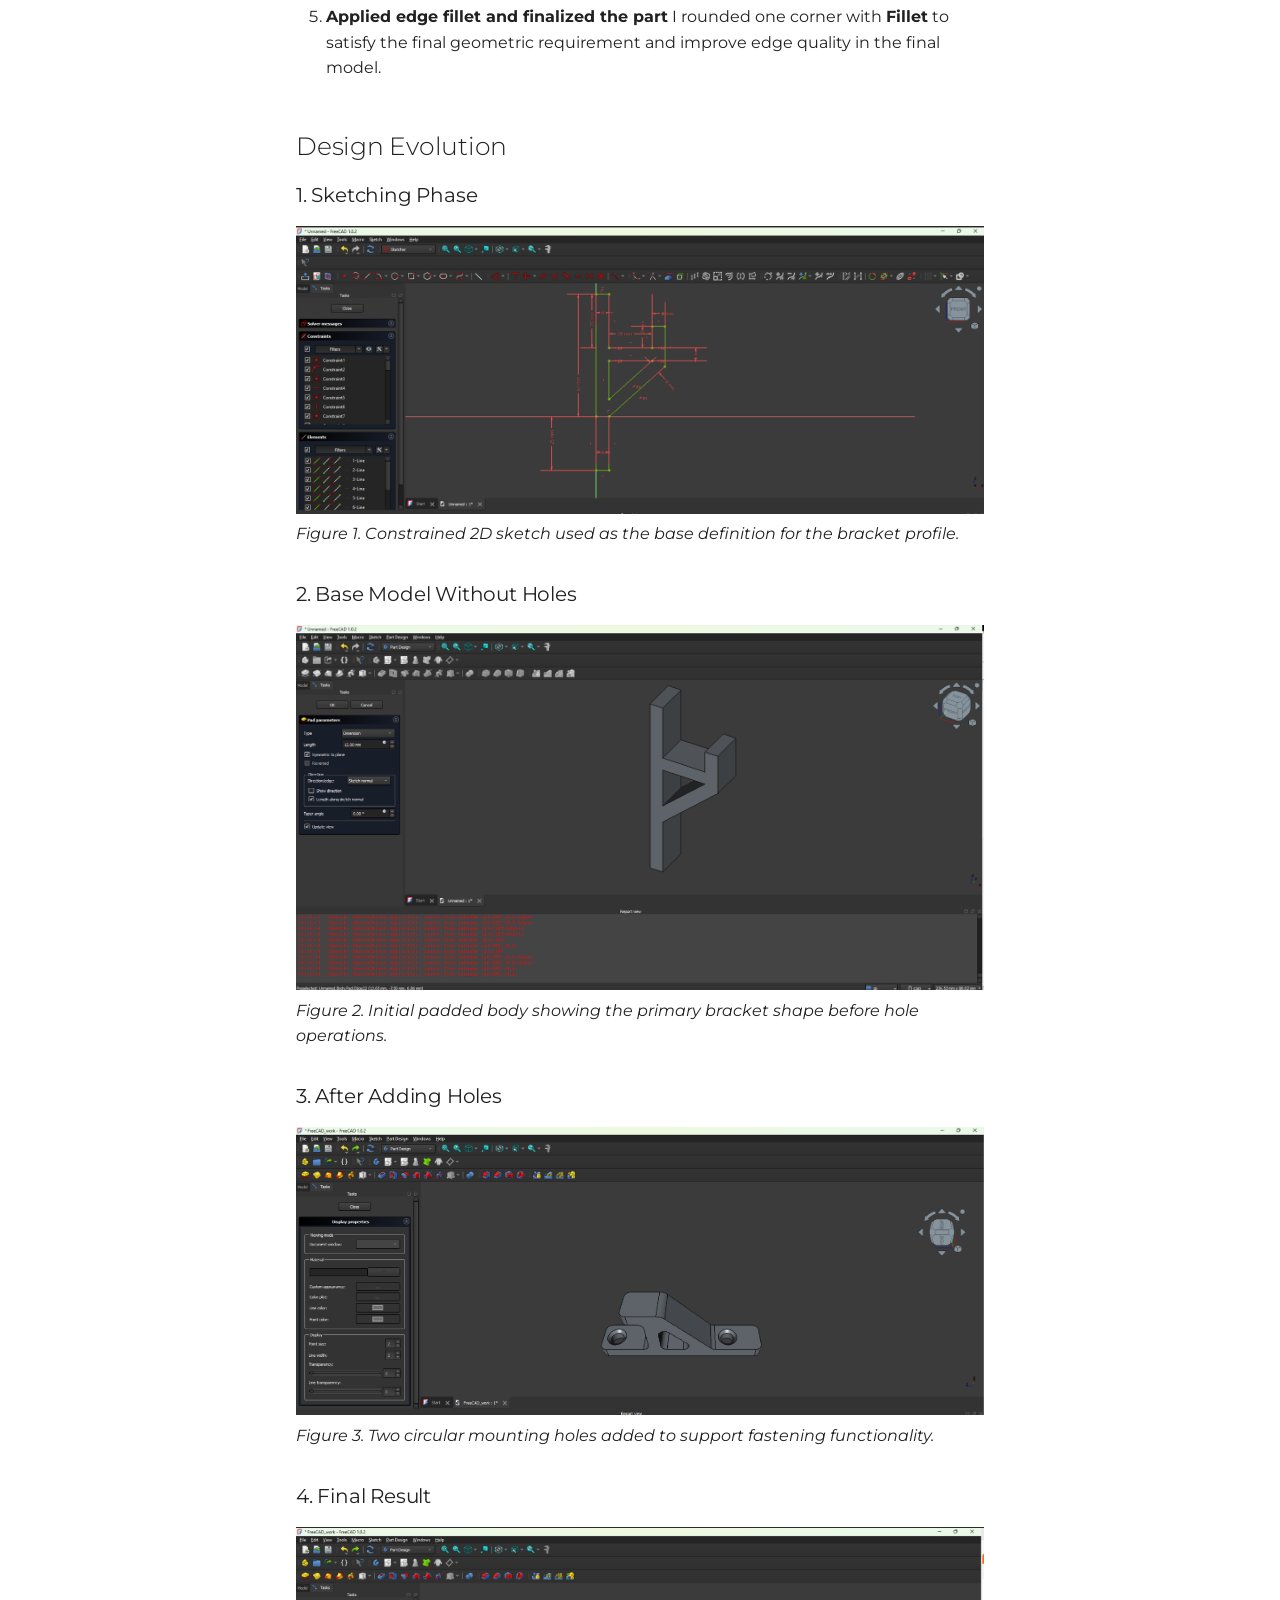
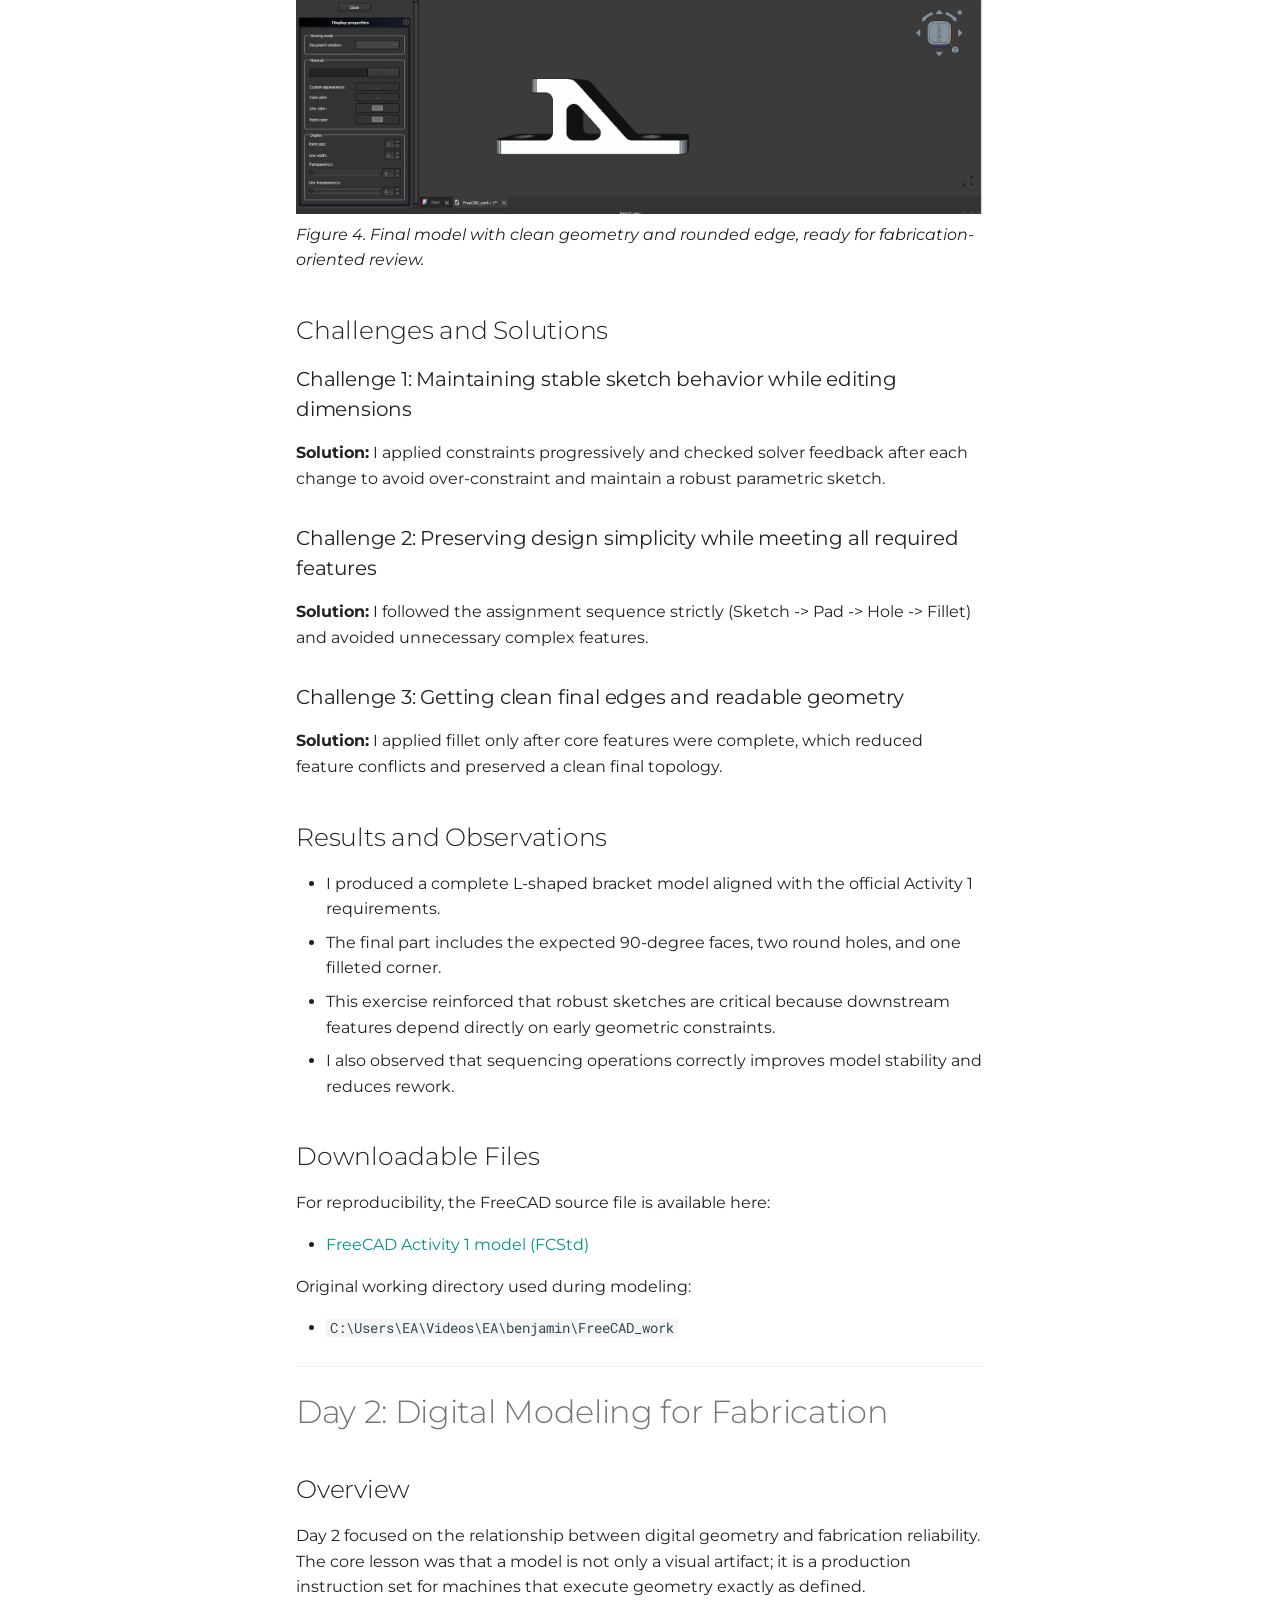
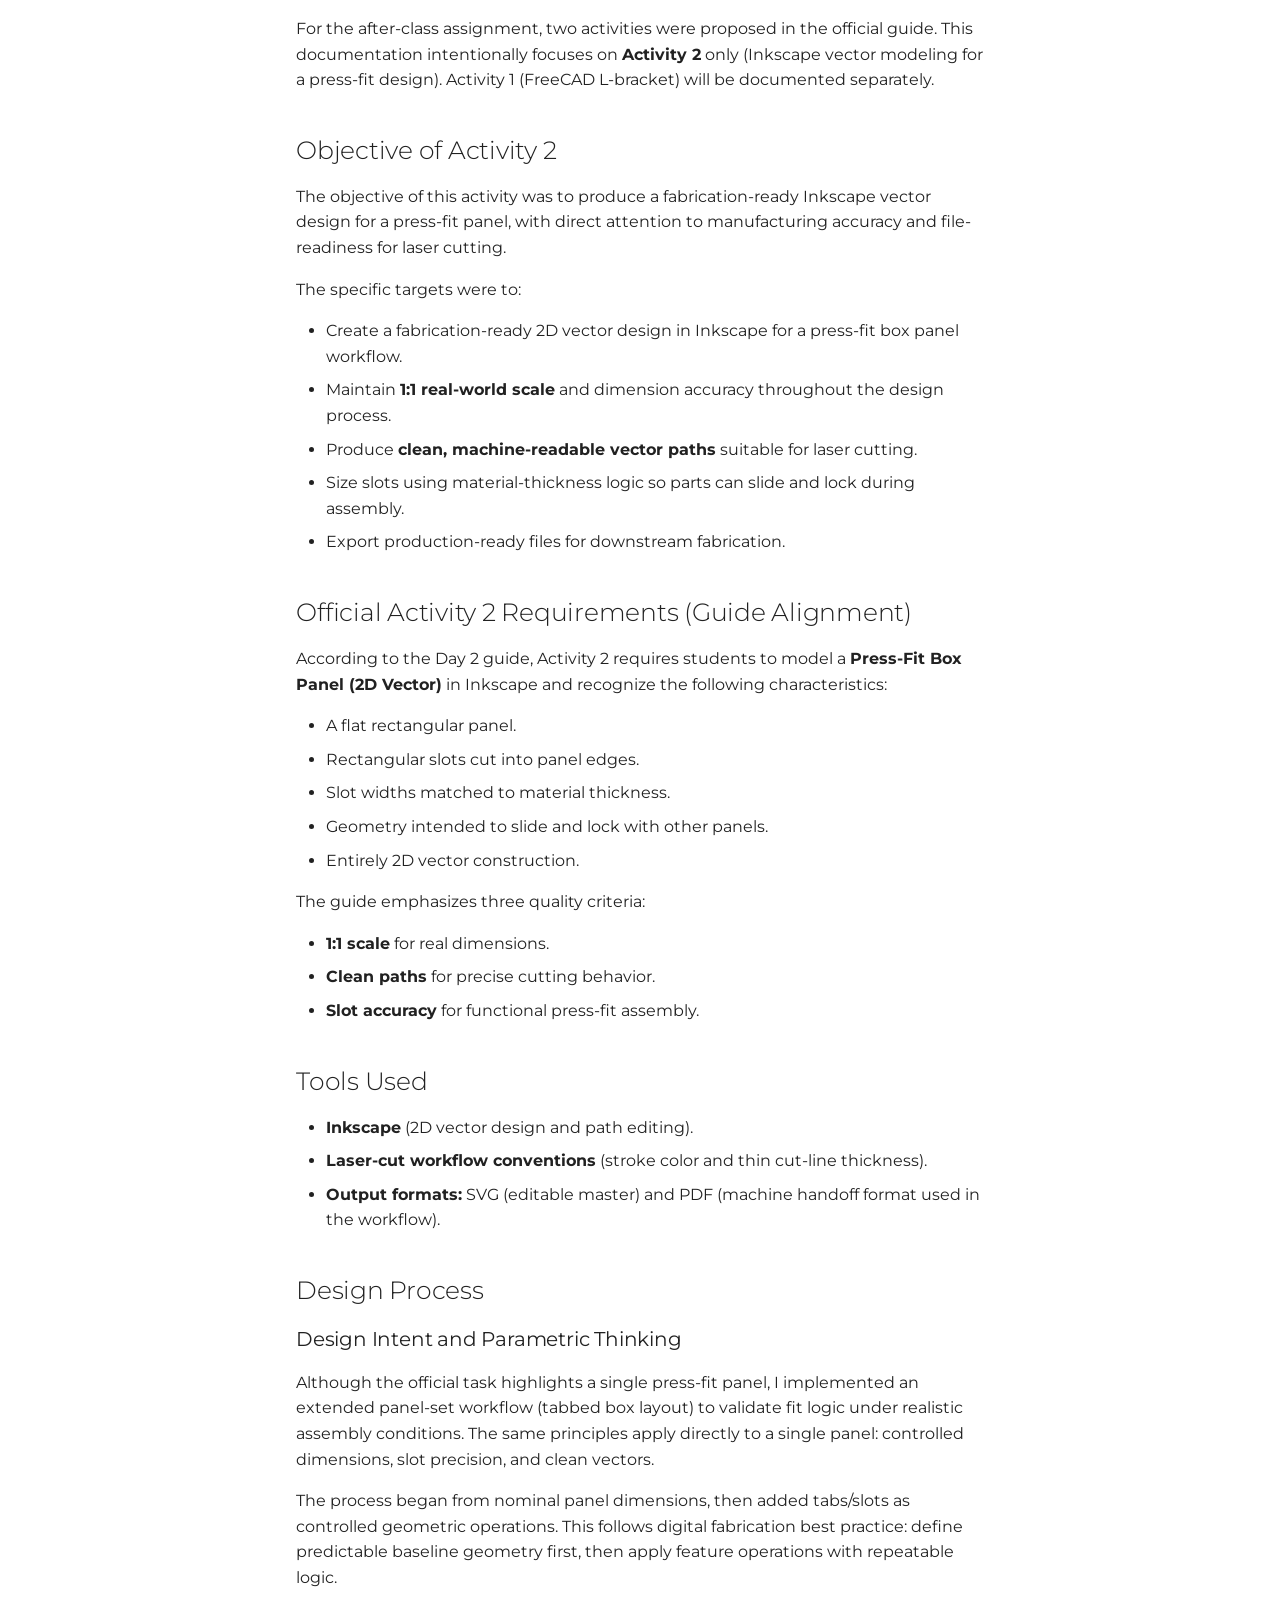
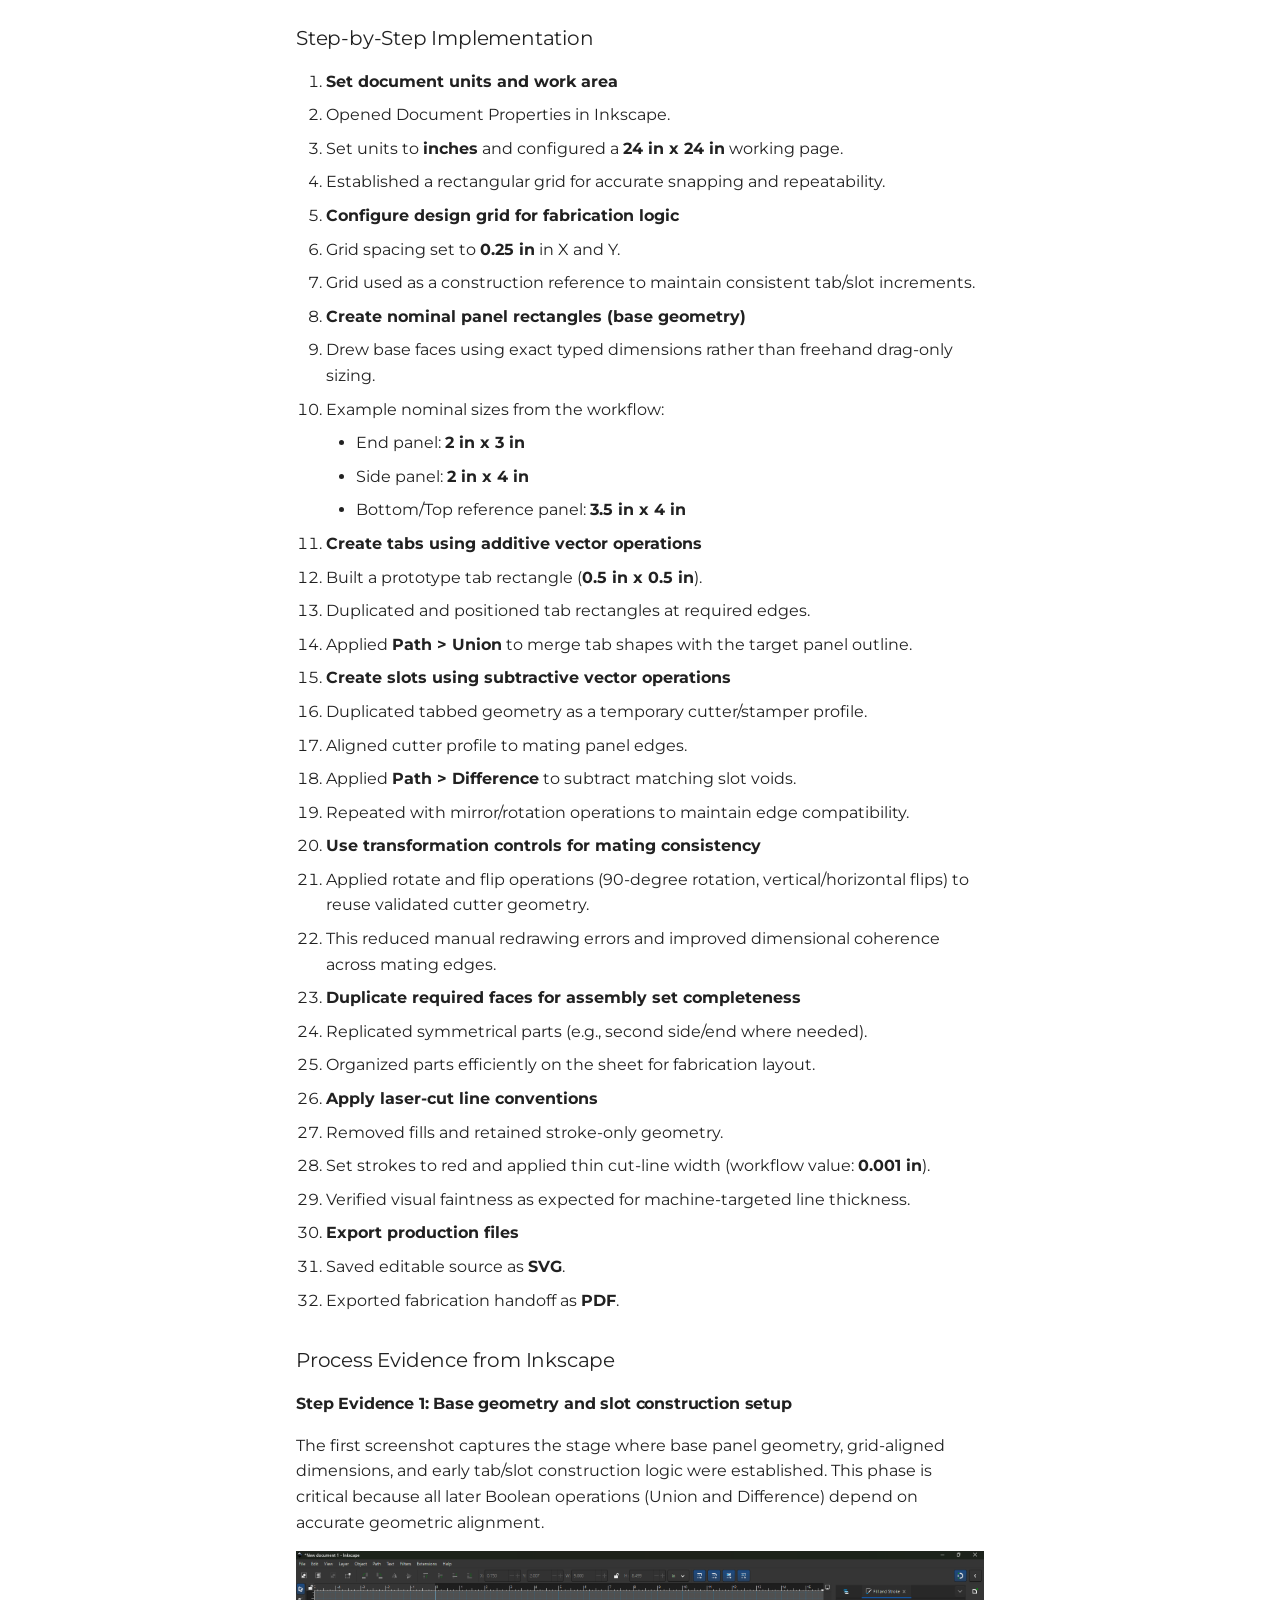
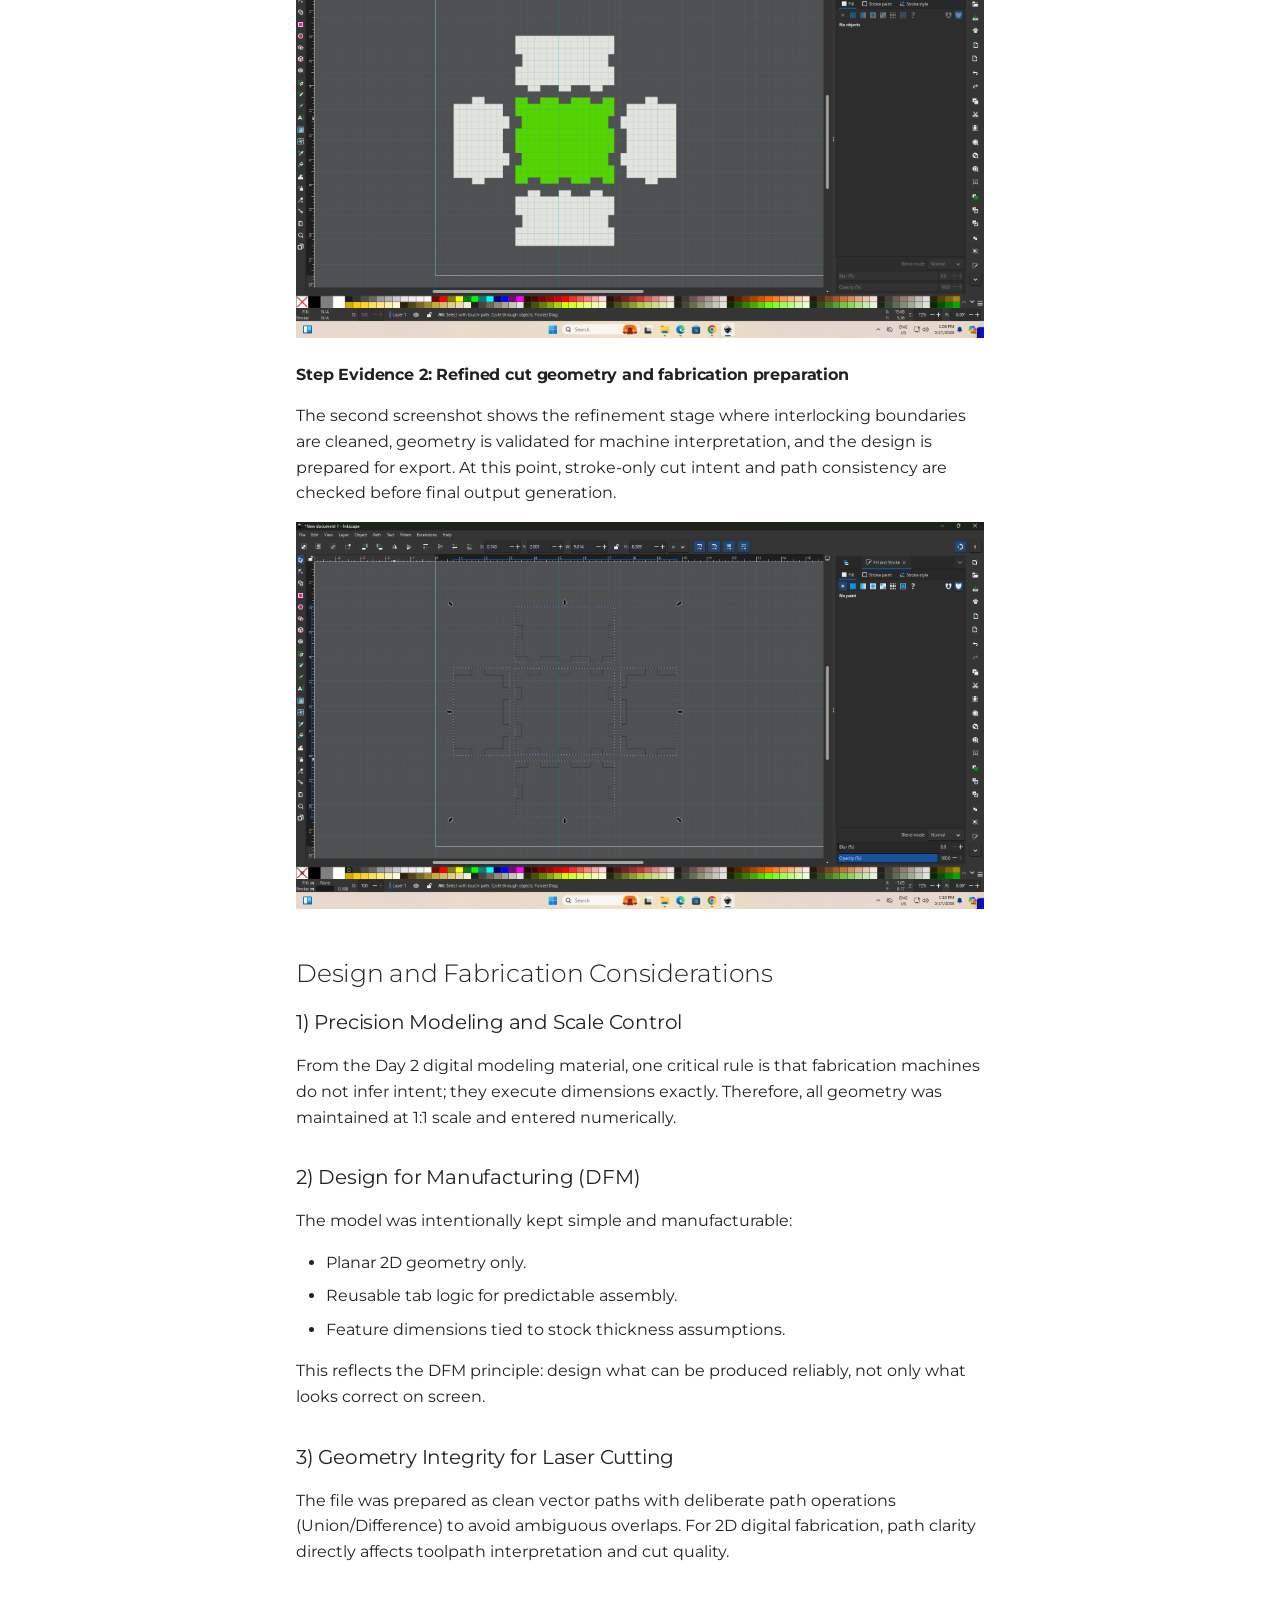
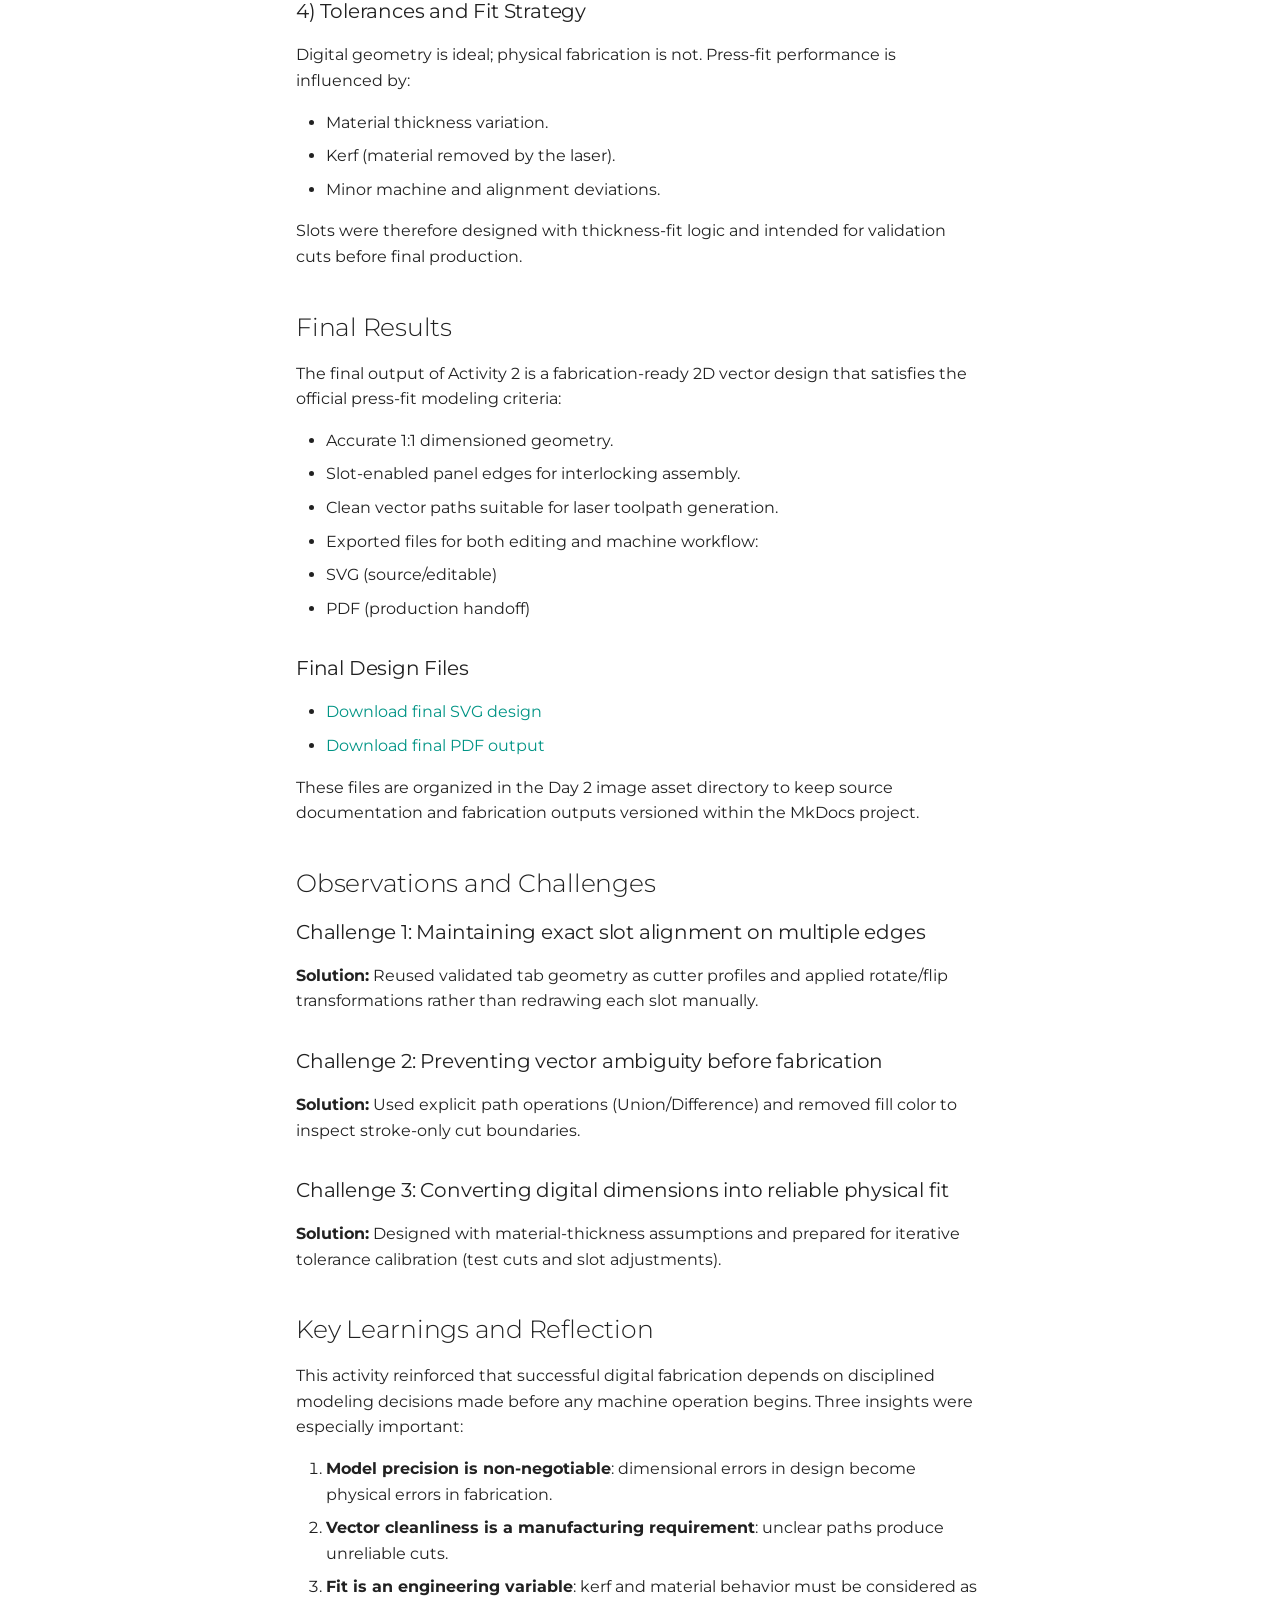
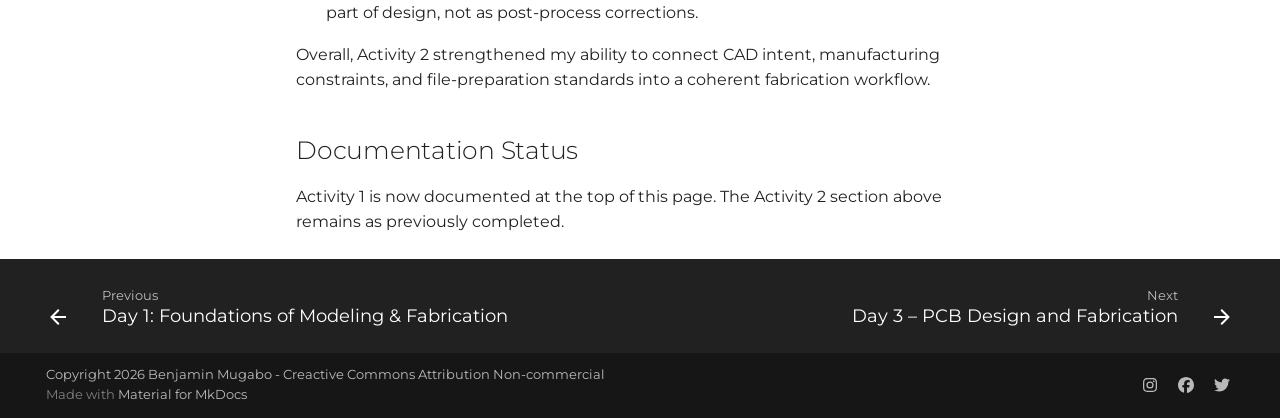
<file: Daily-Activity/day_2/index.html>
<!DOCTYPE html><html lang="en" class="no-js"><head>
    
      <meta charset="utf-8">
      <meta name="viewport" content="width=device-width,initial-scale=1">
      
        <meta name="description" content="Benjamin Mugabo Fabricademy site">
      
      
        <meta name="author" content="Benjamin Mugabo">
      
      
        <link rel="canonical" href="https://r-inyuru.github.io/ModelingFabricationTechnique/Daily-Activity/day_2/">
      
      
        <link rel="prev" href="../day_1/">
      
      
        <link rel="next" href="../day_3/">
      
      
        
      
      
      <link rel="icon" href="../../assets/images/favicon.png">
      <meta name="generator" content="mkdocs-1.6.1, mkdocs-material-9.7.1">
    
    
      
        <title>Day 2: Digital Modeling for Fabrication - Activity 1 (FreeCAD) - Benjamin Mugabo</title>
      
    
    
      <link rel="stylesheet" href="../../assets/stylesheets/main.484c7ddc.min.css">
      
        
        <link rel="stylesheet" href="../../assets/stylesheets/palette.ab4e12ef.min.css">
      
      


    
    
      
    
    
      
        
        
        <link rel="preconnect" href="https://fonts.gstatic.com" crossorigin>
        <link rel="stylesheet" href="https://fonts.googleapis.com/css?family=Montserrat:300,300i,400,400i,700,700i%7CRoboto+Mono:400,400i,700,700i&amp;display=fallback">
        <style>:root{--md-text-font:"Montserrat";--md-code-font:"Roboto Mono"}</style>
      
    
    
    <script>__md_scope=new URL("../..",location),__md_hash=e=>[...e].reduce(((e,_)=>(e<<5)-e+_.charCodeAt(0)),0),__md_get=(e,_=localStorage,t=__md_scope)=>JSON.parse(_.getItem(t.pathname+"."+e)),__md_set=(e,_,t=localStorage,a=__md_scope)=>{try{t.setItem(a.pathname+"."+e,JSON.stringify(_))}catch(e){}}</script>
    
      

    
    
  <link href="../../assets/stylesheets/glightbox.min.css" rel="stylesheet"><script src="../../assets/javascripts/glightbox.min.js"></script><style id="glightbox-style">
            html.glightbox-open { overflow: initial; height: 100%; }
            .gslide-title { margin-top: 0px; user-select: text; }
            .gslide-desc { color: #666; user-select: text; }
            .gslide-image img { background: white; }
            .gscrollbar-fixer { padding-right: 15px; }
            .gdesc-inner { font-size: 0.75rem; }
            body[data-md-color-scheme="slate"] .gdesc-inner { background: var(--md-default-bg-color); }
            body[data-md-color-scheme="slate"] .gslide-title { color: var(--md-default-fg-color); }
            body[data-md-color-scheme="slate"] .gslide-desc { color: var(--md-default-fg-color); }
        </style></head>
  
  
    
    
    
    
    
    <body dir="ltr" data-md-color-scheme="default" data-md-color-primary="teal" data-md-color-accent="deep-purple">
  
    
    <input class="md-toggle" data-md-toggle="drawer" type="checkbox" id="__drawer" autocomplete="off">
    <input class="md-toggle" data-md-toggle="search" type="checkbox" id="__search" autocomplete="off">
    <label class="md-overlay" for="__drawer"></label>
    <div data-md-component="skip">
      
        
        <a href="#day-2-digital-modeling-for-fabrication-activity-1-freecad" class="md-skip">
          Skip to content
        </a>
      
    </div>
    <div data-md-component="announce">
      
    </div>
    
    
      

<header class="md-header" data-md-component="header">
  <nav class="md-header__inner md-grid" aria-label="Header">
    <a href="../.." title="Benjamin Mugabo" class="md-header__button md-logo" aria-label="Benjamin Mugabo" data-md-component="logo">
      
  
  <svg xmlns="http://www.w3.org/2000/svg" viewBox="0 0 24 24"><path d="M12 8a3 3 0 0 0 3-3 3 3 0 0 0-3-3 3 3 0 0 0-3 3 3 3 0 0 0 3 3m0 3.54C9.64 9.35 6.5 8 3 8v11c3.5 0 6.64 1.35 9 3.54 2.36-2.19 5.5-3.54 9-3.54V8c-3.5 0-6.64 1.35-9 3.54"></path></svg>

    </a>
    <label class="md-header__button md-icon" for="__drawer">
      
      <svg xmlns="http://www.w3.org/2000/svg" viewBox="0 0 24 24"><path d="M3 6h18v2H3zm0 5h18v2H3zm0 5h18v2H3z"></path></svg>
    </label>
    <div class="md-header__title" data-md-component="header-title">
      <div class="md-header__ellipsis">
        <div class="md-header__topic">
          <span class="md-ellipsis">
            Benjamin Mugabo
          </span>
        </div>
        <div class="md-header__topic" data-md-component="header-topic">
          <span class="md-ellipsis">
            
              Day 2: Digital Modeling for Fabrication - Activity 1 (FreeCAD)
            
          </span>
        </div>
      </div>
    </div>
    
      
    
    
    
    
      
      
        <label class="md-header__button md-icon" for="__search">
          
          <svg xmlns="http://www.w3.org/2000/svg" viewBox="0 0 24 24"><path d="M9.5 3A6.5 6.5 0 0 1 16 9.5c0 1.61-.59 3.09-1.56 4.23l.27.27h.79l5 5-1.5 1.5-5-5v-.79l-.27-.27A6.52 6.52 0 0 1 9.5 16 6.5 6.5 0 0 1 3 9.5 6.5 6.5 0 0 1 9.5 3m0 2C7 5 5 7 5 9.5S7 14 9.5 14 14 12 14 9.5 12 5 9.5 5"></path></svg>
        </label>
        <div class="md-search" data-md-component="search" role="dialog">
  <label class="md-search__overlay" for="__search"></label>
  <div class="md-search__inner" role="search">
    <form class="md-search__form" name="search">
      <input type="text" class="md-search__input" name="query" aria-label="Search" placeholder="Search" autocapitalize="off" autocorrect="off" autocomplete="off" spellcheck="false" data-md-component="search-query" required>
      <label class="md-search__icon md-icon" for="__search">
        
        <svg xmlns="http://www.w3.org/2000/svg" viewBox="0 0 24 24"><path d="M9.5 3A6.5 6.5 0 0 1 16 9.5c0 1.61-.59 3.09-1.56 4.23l.27.27h.79l5 5-1.5 1.5-5-5v-.79l-.27-.27A6.52 6.52 0 0 1 9.5 16 6.5 6.5 0 0 1 3 9.5 6.5 6.5 0 0 1 9.5 3m0 2C7 5 5 7 5 9.5S7 14 9.5 14 14 12 14 9.5 12 5 9.5 5"></path></svg>
        
        <svg xmlns="http://www.w3.org/2000/svg" viewBox="0 0 24 24"><path d="M20 11v2H8l5.5 5.5-1.42 1.42L4.16 12l7.92-7.92L13.5 5.5 8 11z"></path></svg>
      </label>
      <nav class="md-search__options" aria-label="Search">
        
        <button type="reset" class="md-search__icon md-icon" title="Clear" aria-label="Clear" tabindex="-1">
          
          <svg xmlns="http://www.w3.org/2000/svg" viewBox="0 0 24 24"><path d="M19 6.41 17.59 5 12 10.59 6.41 5 5 6.41 10.59 12 5 17.59 6.41 19 12 13.41 17.59 19 19 17.59 13.41 12z"></path></svg>
        </button>
      </nav>
      
    </form>
    <div class="md-search__output">
      <div class="md-search__scrollwrap" tabindex="0" data-md-scrollfix>
        <div class="md-search-result" data-md-component="search-result">
          <div class="md-search-result__meta">
            Initializing search
          </div>
          <ol class="md-search-result__list" role="presentation"></ol>
        </div>
      </div>
    </div>
  </div>
</div>
      
    
    
      <div class="md-header__source">
        <a href="https://github.com/benjaminmugabob/Benjamin_Mugabo" title="Go to repository" class="md-source" data-md-component="source">
  <div class="md-source__icon md-icon">
    
    <svg xmlns="http://www.w3.org/2000/svg" viewBox="0 0 24 24"><path d="m21.94 13.11-1.05-3.22c0-.03-.01-.06-.02-.09l-2.11-6.48a.86.86 0 0 0-.8-.57c-.36 0-.68.25-.79.58l-2 6.17H8.84L6.83 3.33a.85.85 0 0 0-.79-.58c-.37 0-.69.25-.8.58L3.13 9.82v.01l-1.07 3.28c-.16.5.01 1.04.44 1.34l9.22 6.71c.17.12.39.12.56-.01l9.22-6.7c.43-.3.6-.84.44-1.34M8.15 10.45l2.57 7.91-6.17-7.91m8.73 7.92 2.47-7.59.1-.33h3.61l-5.59 7.16m4.1-13.67 1.81 5.56h-3.62m-1.3.95-1.79 5.51L12 19.24l-2.86-8.79M6.03 3.94 7.84 9.5H4.23m-1.18 4.19c-.09-.07-.13-.19-.09-.29l.79-2.43 5.82 7.45m11.38-4.73-6.51 4.73.02-.03 5.79-7.42.79 2.43c.04.1 0 .22-.09.29"></path></svg>
  </div>
  <div class="md-source__repository">
    Benjamin_Mugabo
  </div>
</a>
      </div>
    
  </nav>
  
</header>
    
    <div class="md-container" data-md-component="container">
      
      
        
          
            
<nav class="md-tabs" aria-label="Tabs" data-md-component="tabs">
  <div class="md-grid">
    <ul class="md-tabs__list">
      
        
  
  
  
  
    <li class="md-tabs__item">
      <a href="../.." class="md-tabs__link">
        
  
  
    
  
  My documentation

      </a>
    </li>
  

      
        
  
  
  
    
  
  
    
    
      <li class="md-tabs__item md-tabs__item--active">
        <a href="../" class="md-tabs__link">
          
  
  
  Daily Activity

        </a>
      </li>
    
  

      
    </ul>
  </div>
</nav>
          
        
      
      <main class="md-main" data-md-component="main">
        <div class="md-main__inner md-grid">
          
            
              
              <div class="md-sidebar md-sidebar--primary" data-md-component="sidebar" data-md-type="navigation">
                <div class="md-sidebar__scrollwrap">
                  <div class="md-sidebar__inner">
                    


  


<nav class="md-nav md-nav--primary md-nav--lifted" aria-label="Navigation" data-md-level="0">
  <label class="md-nav__title" for="__drawer">
    <a href="../.." title="Benjamin Mugabo" class="md-nav__button md-logo" aria-label="Benjamin Mugabo" data-md-component="logo">
      
  
  <svg xmlns="http://www.w3.org/2000/svg" viewBox="0 0 24 24"><path d="M12 8a3 3 0 0 0 3-3 3 3 0 0 0-3-3 3 3 0 0 0-3 3 3 3 0 0 0 3 3m0 3.54C9.64 9.35 6.5 8 3 8v11c3.5 0 6.64 1.35 9 3.54 2.36-2.19 5.5-3.54 9-3.54V8c-3.5 0-6.64 1.35-9 3.54"></path></svg>

    </a>
    Benjamin Mugabo
  </label>
  
    <div class="md-nav__source">
      <a href="https://github.com/benjaminmugabob/Benjamin_Mugabo" title="Go to repository" class="md-source" data-md-component="source">
  <div class="md-source__icon md-icon">
    
    <svg xmlns="http://www.w3.org/2000/svg" viewBox="0 0 24 24"><path d="m21.94 13.11-1.05-3.22c0-.03-.01-.06-.02-.09l-2.11-6.48a.86.86 0 0 0-.8-.57c-.36 0-.68.25-.79.58l-2 6.17H8.84L6.83 3.33a.85.85 0 0 0-.79-.58c-.37 0-.69.25-.8.58L3.13 9.82v.01l-1.07 3.28c-.16.5.01 1.04.44 1.34l9.22 6.71c.17.12.39.12.56-.01l9.22-6.7c.43-.3.6-.84.44-1.34M8.15 10.45l2.57 7.91-6.17-7.91m8.73 7.92 2.47-7.59.1-.33h3.61l-5.59 7.16m4.1-13.67 1.81 5.56h-3.62m-1.3.95-1.79 5.51L12 19.24l-2.86-8.79M6.03 3.94 7.84 9.5H4.23m-1.18 4.19c-.09-.07-.13-.19-.09-.29l.79-2.43 5.82 7.45m11.38-4.73-6.51 4.73.02-.03 5.79-7.42.79 2.43c.04.1 0 .22-.09.29"></path></svg>
  </div>
  <div class="md-source__repository">
    Benjamin_Mugabo
  </div>
</a>
    </div>
  
  <ul class="md-nav__list" data-md-scrollfix>
    
      
      
  
  
  
  
    <li class="md-nav__item">
      <a href="../.." class="md-nav__link">
        
  
  
  <span class="md-ellipsis">
    
  
    My documentation
  

    
  </span>
  
  

      </a>
    </li>
  

    
      
      
  
  
    
  
  
  
    
    
    
    
      
        
        
      
      
    
    
    <li class="md-nav__item md-nav__item--active md-nav__item--section md-nav__item--nested">
      
        
        
        <input class="md-nav__toggle md-toggle " type="checkbox" id="__nav_2" checked>
        
          
          <label class="md-nav__link" for="__nav_2" id="__nav_2_label" tabindex="">
            
  
  
  <span class="md-ellipsis">
    
  
    Daily Activity
  

    
  </span>
  
  

            <span class="md-nav__icon md-icon"></span>
          </label>
        
        <nav class="md-nav" data-md-level="1" aria-labelledby="__nav_2_label" aria-expanded="true">
          <label class="md-nav__title" for="__nav_2">
            <span class="md-nav__icon md-icon"></span>
            
  
    Daily Activity
  

          </label>
          <ul class="md-nav__list" data-md-scrollfix>
            
              
                
  
  
  
  
    <li class="md-nav__item">
      <a href="../" class="md-nav__link">
        
  
  
  <span class="md-ellipsis">
    
  
    Assignments
  

    
  </span>
  
  

      </a>
    </li>
  

              
            
              
                
  
  
  
  
    <li class="md-nav__item">
      <a href="../day_1/" class="md-nav__link">
        
  
  
  <span class="md-ellipsis">
    
  
    Day 1: Foundations of Modeling &amp; Fabrication
  

    
  </span>
  
  

      </a>
    </li>
  

              
            
              
                
  
  
    
  
  
  
    <li class="md-nav__item md-nav__item--active">
      
      <input class="md-nav__toggle md-toggle" type="checkbox" id="__toc">
      
      
        
      
      
        <label class="md-nav__link md-nav__link--active" for="__toc">
          
  
  
  <span class="md-ellipsis">
    
  
    Day 2: Digital Modeling for Fabrication - Activity 1 (FreeCAD)
  

    
  </span>
  
  

          <span class="md-nav__icon md-icon"></span>
        </label>
      
      <a href="./" class="md-nav__link md-nav__link--active">
        
  
  
  <span class="md-ellipsis">
    
  
    Day 2: Digital Modeling for Fabrication - Activity 1 (FreeCAD)
  

    
  </span>
  
  

      </a>
      
        

<nav class="md-nav md-nav--secondary" aria-label="Table of contents">
  
  
  
    
  
  
    <label class="md-nav__title" for="__toc">
      <span class="md-nav__icon md-icon"></span>
      Table of contents
    </label>
    <ul class="md-nav__list" data-md-component="toc" data-md-scrollfix>
      
        <li class="md-nav__item">
  <a href="#overview" class="md-nav__link">
    <span class="md-ellipsis">
      
        Overview
      
    </span>
  </a>
  
</li>
      
        <li class="md-nav__item">
  <a href="#objective-of-activity-1" class="md-nav__link">
    <span class="md-ellipsis">
      
        Objective of Activity 1
      
    </span>
  </a>
  
</li>
      
        <li class="md-nav__item">
  <a href="#activity-1-requirements-guide-alignment" class="md-nav__link">
    <span class="md-ellipsis">
      
        Activity 1 Requirements (Guide Alignment)
      
    </span>
  </a>
  
</li>
      
        <li class="md-nav__item">
  <a href="#tools-and-software-used" class="md-nav__link">
    <span class="md-ellipsis">
      
        Tools and Software Used
      
    </span>
  </a>
  
</li>
      
        <li class="md-nav__item">
  <a href="#step-by-step-process" class="md-nav__link">
    <span class="md-ellipsis">
      
        Step-by-Step Process
      
    </span>
  </a>
  
</li>
      
        <li class="md-nav__item">
  <a href="#design-evolution" class="md-nav__link">
    <span class="md-ellipsis">
      
        Design Evolution
      
    </span>
  </a>
  
    <nav class="md-nav" aria-label="Design Evolution">
      <ul class="md-nav__list">
        
          <li class="md-nav__item">
  <a href="#1-sketching-phase" class="md-nav__link">
    <span class="md-ellipsis">
      
        1. Sketching Phase
      
    </span>
  </a>
  
</li>
        
          <li class="md-nav__item">
  <a href="#2-base-model-without-holes" class="md-nav__link">
    <span class="md-ellipsis">
      
        2. Base Model Without Holes
      
    </span>
  </a>
  
</li>
        
          <li class="md-nav__item">
  <a href="#3-after-adding-holes" class="md-nav__link">
    <span class="md-ellipsis">
      
        3. After Adding Holes
      
    </span>
  </a>
  
</li>
        
          <li class="md-nav__item">
  <a href="#4-final-result" class="md-nav__link">
    <span class="md-ellipsis">
      
        4. Final Result
      
    </span>
  </a>
  
</li>
        
      </ul>
    </nav>
  
</li>
      
        <li class="md-nav__item">
  <a href="#challenges-and-solutions" class="md-nav__link">
    <span class="md-ellipsis">
      
        Challenges and Solutions
      
    </span>
  </a>
  
    <nav class="md-nav" aria-label="Challenges and Solutions">
      <ul class="md-nav__list">
        
          <li class="md-nav__item">
  <a href="#challenge-1-maintaining-stable-sketch-behavior-while-editing-dimensions" class="md-nav__link">
    <span class="md-ellipsis">
      
        Challenge 1: Maintaining stable sketch behavior while editing dimensions
      
    </span>
  </a>
  
</li>
        
          <li class="md-nav__item">
  <a href="#challenge-2-preserving-design-simplicity-while-meeting-all-required-features" class="md-nav__link">
    <span class="md-ellipsis">
      
        Challenge 2: Preserving design simplicity while meeting all required features
      
    </span>
  </a>
  
</li>
        
          <li class="md-nav__item">
  <a href="#challenge-3-getting-clean-final-edges-and-readable-geometry" class="md-nav__link">
    <span class="md-ellipsis">
      
        Challenge 3: Getting clean final edges and readable geometry
      
    </span>
  </a>
  
</li>
        
      </ul>
    </nav>
  
</li>
      
        <li class="md-nav__item">
  <a href="#results-and-observations" class="md-nav__link">
    <span class="md-ellipsis">
      
        Results and Observations
      
    </span>
  </a>
  
</li>
      
        <li class="md-nav__item">
  <a href="#downloadable-files" class="md-nav__link">
    <span class="md-ellipsis">
      
        Downloadable Files
      
    </span>
  </a>
  
</li>
      
    </ul>
  
</nav>
      
    </li>
  

              
            
              
                
  
  
  
  
    <li class="md-nav__item">
      <a href="../day_3/" class="md-nav__link">
        
  
  
  <span class="md-ellipsis">
    
  
    Day 3 – PCB Design and Fabrication
  

    
  </span>
  
  

      </a>
    </li>
  

              
            
              
                
  
  
  
  
    <li class="md-nav__item">
      <a href="../day_4/" class="md-nav__link">
        
  
  
  <span class="md-ellipsis">
    
  
    Day 4 – Materials &amp; Fabrication Methods
  

    
  </span>
  
  

      </a>
    </li>
  

              
            
              
                
  
  
  
  
    <li class="md-nav__item">
      <a href="../day_5/" class="md-nav__link">
        
  
  
  <span class="md-ellipsis">
    
  
    Day 5 — Digital Fabrication I: CNC and Laser Cutting
  

    
  </span>
  
  

      </a>
    </li>
  

              
            
              
                
  
  
  
  
    <li class="md-nav__item">
      <a href="../day_6/" class="md-nav__link">
        
  
  
  <span class="md-ellipsis">
    
  
    Day 6: Digital Fabrication II — Additive Manufacturing with Ultimaker
  

    
  </span>
  
  

      </a>
    </li>
  

              
            
              
                
  
  
  
  
    <li class="md-nav__item">
      <a href="../day_7/" class="md-nav__link">
        
  
  
  <span class="md-ellipsis">
    
  
    Day 7 — Digital Fabrication III: PCB Milling
  

    
  </span>
  
  

      </a>
    </li>
  

              
            
              
                
  
  
  
  
    <li class="md-nav__item">
      <a href="../day_8/" class="md-nav__link">
        
  
  
  <span class="md-ellipsis">
    
  
    8. Activity of Day 8
  

    
  </span>
  
  

      </a>
    </li>
  

              
            
              
                
  
  
  
  
    <li class="md-nav__item">
      <a href="../day_9/" class="md-nav__link">
        
  
  
  <span class="md-ellipsis">
    
  
    9. Activity of Day 9
  

    
  </span>
  
  

      </a>
    </li>
  

              
            
          </ul>
        </nav>
      
    </li>
  

    
  </ul>
</nav>
                  </div>
                </div>
              </div>
            
            
              
              <div class="md-sidebar md-sidebar--secondary" data-md-component="sidebar" data-md-type="toc">
                <div class="md-sidebar__scrollwrap">
                  <div class="md-sidebar__inner">
                    

<nav class="md-nav md-nav--secondary" aria-label="Table of contents">
  
  
  
    
  
  
    <label class="md-nav__title" for="__toc">
      <span class="md-nav__icon md-icon"></span>
      Table of contents
    </label>
    <ul class="md-nav__list" data-md-component="toc" data-md-scrollfix>
      
        <li class="md-nav__item">
  <a href="#overview" class="md-nav__link">
    <span class="md-ellipsis">
      
        Overview
      
    </span>
  </a>
  
</li>
      
        <li class="md-nav__item">
  <a href="#objective-of-activity-1" class="md-nav__link">
    <span class="md-ellipsis">
      
        Objective of Activity 1
      
    </span>
  </a>
  
</li>
      
        <li class="md-nav__item">
  <a href="#activity-1-requirements-guide-alignment" class="md-nav__link">
    <span class="md-ellipsis">
      
        Activity 1 Requirements (Guide Alignment)
      
    </span>
  </a>
  
</li>
      
        <li class="md-nav__item">
  <a href="#tools-and-software-used" class="md-nav__link">
    <span class="md-ellipsis">
      
        Tools and Software Used
      
    </span>
  </a>
  
</li>
      
        <li class="md-nav__item">
  <a href="#step-by-step-process" class="md-nav__link">
    <span class="md-ellipsis">
      
        Step-by-Step Process
      
    </span>
  </a>
  
</li>
      
        <li class="md-nav__item">
  <a href="#design-evolution" class="md-nav__link">
    <span class="md-ellipsis">
      
        Design Evolution
      
    </span>
  </a>
  
    <nav class="md-nav" aria-label="Design Evolution">
      <ul class="md-nav__list">
        
          <li class="md-nav__item">
  <a href="#1-sketching-phase" class="md-nav__link">
    <span class="md-ellipsis">
      
        1. Sketching Phase
      
    </span>
  </a>
  
</li>
        
          <li class="md-nav__item">
  <a href="#2-base-model-without-holes" class="md-nav__link">
    <span class="md-ellipsis">
      
        2. Base Model Without Holes
      
    </span>
  </a>
  
</li>
        
          <li class="md-nav__item">
  <a href="#3-after-adding-holes" class="md-nav__link">
    <span class="md-ellipsis">
      
        3. After Adding Holes
      
    </span>
  </a>
  
</li>
        
          <li class="md-nav__item">
  <a href="#4-final-result" class="md-nav__link">
    <span class="md-ellipsis">
      
        4. Final Result
      
    </span>
  </a>
  
</li>
        
      </ul>
    </nav>
  
</li>
      
        <li class="md-nav__item">
  <a href="#challenges-and-solutions" class="md-nav__link">
    <span class="md-ellipsis">
      
        Challenges and Solutions
      
    </span>
  </a>
  
    <nav class="md-nav" aria-label="Challenges and Solutions">
      <ul class="md-nav__list">
        
          <li class="md-nav__item">
  <a href="#challenge-1-maintaining-stable-sketch-behavior-while-editing-dimensions" class="md-nav__link">
    <span class="md-ellipsis">
      
        Challenge 1: Maintaining stable sketch behavior while editing dimensions
      
    </span>
  </a>
  
</li>
        
          <li class="md-nav__item">
  <a href="#challenge-2-preserving-design-simplicity-while-meeting-all-required-features" class="md-nav__link">
    <span class="md-ellipsis">
      
        Challenge 2: Preserving design simplicity while meeting all required features
      
    </span>
  </a>
  
</li>
        
          <li class="md-nav__item">
  <a href="#challenge-3-getting-clean-final-edges-and-readable-geometry" class="md-nav__link">
    <span class="md-ellipsis">
      
        Challenge 3: Getting clean final edges and readable geometry
      
    </span>
  </a>
  
</li>
        
      </ul>
    </nav>
  
</li>
      
        <li class="md-nav__item">
  <a href="#results-and-observations" class="md-nav__link">
    <span class="md-ellipsis">
      
        Results and Observations
      
    </span>
  </a>
  
</li>
      
        <li class="md-nav__item">
  <a href="#downloadable-files" class="md-nav__link">
    <span class="md-ellipsis">
      
        Downloadable Files
      
    </span>
  </a>
  
</li>
      
    </ul>
  
</nav>
                  </div>
                </div>
              </div>
            
          
          
            <div class="md-content" data-md-component="content">
              
              <article class="md-content__inner md-typeset">
                
                  


  
  


<h1 id="day-2-digital-modeling-for-fabrication-activity-1-freecad">Day 2: Digital Modeling for Fabrication - Activity 1 (FreeCAD)<a class="headerlink" href="#day-2-digital-modeling-for-fabrication-activity-1-freecad" title="Permanent link">¶</a></h1>
<h2 id="overview">Overview<a class="headerlink" href="#overview" title="Permanent link">¶</a></h2>
<p>Day 2 emphasized the link between CAD decisions and fabrication reliability. In this activity, I recreated an L-shaped mounting bracket in FreeCAD by following a feature-based workflow suitable for manufacturing.</p>
<p>This section documents only <strong>Activity 1</strong> from the official after-class guide. The existing Activity 2 documentation is kept below without modification.</p>
<h2 id="objective-of-activity-1">Objective of Activity 1<a class="headerlink" href="#objective-of-activity-1" title="Permanent link">¶</a></h2>
<p>The objective was to model a clean and fabrication-oriented <strong>L-shaped mounting bracket</strong> in 3D, and demonstrate the required operations:</p>
<ul>
<li><strong>Sketch</strong> to define the 2D profile.</li>
<li><strong>Pad</strong> to generate 3D volume from the sketch.</li>
<li><strong>Hole</strong> to add two fastening holes.</li>
<li><strong>Fillet</strong> to round one corner and improve geometry quality.</li>
</ul>
<h2 id="activity-1-requirements-guide-alignment">Activity 1 Requirements (Guide Alignment)<a class="headerlink" href="#activity-1-requirements-guide-alignment" title="Permanent link">¶</a></h2>
<p>From the official Day 2 guide, the model should clearly show:</p>
<ul>
<li>An L-shaped solid part.</li>
<li>Two flat faces at 90 degrees.</li>
<li>Two round holes for screws/bolts.</li>
<li>Simple geometry without complex curves.</li>
<li>Clean edges with one rounded (filleted) corner.</li>
</ul>
<h2 id="tools-and-software-used">Tools and Software Used<a class="headerlink" href="#tools-and-software-used" title="Permanent link">¶</a></h2>
<ul>
<li><strong>FreeCAD 1.0.2</strong> (Part Design and Sketcher workbenches).</li>
<li>Built-in feature tools: Sketch, Pad, Hole, and Fillet.</li>
</ul>
<h2 id="step-by-step-process">Step-by-Step Process<a class="headerlink" href="#step-by-step-process" title="Permanent link">¶</a></h2>
<ol>
<li>
<p><strong>Interpreted the target geometry</strong>
   I first reviewed the expected bracket characteristics from the Day 2 instructions so the model stayed within the required scope: a simple L-profile, two holes, and one filleted edge.</p>
</li>
<li>
<p><strong>Created and constrained the 2D sketch</strong>
   In Sketcher, I drew the bracket profile and applied dimensional/geometric constraints to control lengths, offsets, and angles. This made the base geometry stable before creating any 3D features.</p>
</li>
<li>
<p><strong>Converted the sketch into a 3D part with Pad</strong>
   I switched to Part Design and used <strong>Pad</strong> to extrude the constrained sketch into a solid body. At this stage, the part had the required 90-degree form and overall bracket volume.</p>
</li>
<li>
<p><strong>Added mounting holes</strong>
   I introduced two round holes at the fastening zones to match the assignment requirement for screw/bolt accommodation.</p>
</li>
<li>
<p><strong>Applied edge fillet and finalized the part</strong>
   I rounded one corner with <strong>Fillet</strong> to satisfy the final geometric requirement and improve edge quality in the final model.</p>
</li>
</ol>
<h2 id="design-evolution">Design Evolution<a class="headerlink" href="#design-evolution" title="Permanent link">¶</a></h2>
<h3 id="1-sketching-phase">1. Sketching Phase<a class="headerlink" href="#1-sketching-phase" title="Permanent link">¶</a></h3>
<p><a class="glightbox" data-type="image" data-width="auto" data-height="auto" href="../../images/day_2/FreeCad_design_1.png" data-desc-position="bottom"><img alt="Sketching phase in FreeCAD" src="../../images/day_2/FreeCad_design_1.png"></a>
<em>Figure 1. Constrained 2D sketch used as the base definition for the bracket profile.</em></p>
<h3 id="2-base-model-without-holes">2. Base Model Without Holes<a class="headerlink" href="#2-base-model-without-holes" title="Permanent link">¶</a></h3>
<p><a class="glightbox" data-type="image" data-width="auto" data-height="auto" href="../../images/day_2/FreeCad_design_2_without_holes.png" data-desc-position="bottom"><img alt="Base model without holes" src="../../images/day_2/FreeCad_design_2_without_holes.png"></a>
<em>Figure 2. Initial padded body showing the primary bracket shape before hole operations.</em></p>
<h3 id="3-after-adding-holes">3. After Adding Holes<a class="headerlink" href="#3-after-adding-holes" title="Permanent link">¶</a></h3>
<p><a class="glightbox" data-type="image" data-width="auto" data-height="auto" href="../../images/day_2/FreeCad_design_3_after_adding_Holes.png" data-desc-position="bottom"><img alt="Bracket after adding holes" src="../../images/day_2/FreeCad_design_3_after_adding_Holes.png"></a>
<em>Figure 3. Two circular mounting holes added to support fastening functionality.</em></p>
<h3 id="4-final-result">4. Final Result<a class="headerlink" href="#4-final-result" title="Permanent link">¶</a></h3>
<p><a class="glightbox" data-type="image" data-width="auto" data-height="auto" href="../../images/day_2/FreeCad_design_4_final_results.png" data-desc-position="bottom"><img alt="Final bracket result" src="../../images/day_2/FreeCad_design_4_final_results.png"></a>
<em>Figure 4. Final model with clean geometry and rounded edge, ready for fabrication-oriented review.</em></p>
<h2 id="challenges-and-solutions">Challenges and Solutions<a class="headerlink" href="#challenges-and-solutions" title="Permanent link">¶</a></h2>
<h3 id="challenge-1-maintaining-stable-sketch-behavior-while-editing-dimensions">Challenge 1: Maintaining stable sketch behavior while editing dimensions<a class="headerlink" href="#challenge-1-maintaining-stable-sketch-behavior-while-editing-dimensions" title="Permanent link">¶</a></h3>
<p><strong>Solution:</strong> I applied constraints progressively and checked solver feedback after each change to avoid over-constraint and maintain a robust parametric sketch.</p>
<h3 id="challenge-2-preserving-design-simplicity-while-meeting-all-required-features">Challenge 2: Preserving design simplicity while meeting all required features<a class="headerlink" href="#challenge-2-preserving-design-simplicity-while-meeting-all-required-features" title="Permanent link">¶</a></h3>
<p><strong>Solution:</strong> I followed the assignment sequence strictly (Sketch -&gt; Pad -&gt; Hole -&gt; Fillet) and avoided unnecessary complex features.</p>
<h3 id="challenge-3-getting-clean-final-edges-and-readable-geometry">Challenge 3: Getting clean final edges and readable geometry<a class="headerlink" href="#challenge-3-getting-clean-final-edges-and-readable-geometry" title="Permanent link">¶</a></h3>
<p><strong>Solution:</strong> I applied fillet only after core features were complete, which reduced feature conflicts and preserved a clean final topology.</p>
<h2 id="results-and-observations">Results and Observations<a class="headerlink" href="#results-and-observations" title="Permanent link">¶</a></h2>
<ul>
<li>I produced a complete L-shaped bracket model aligned with the official Activity 1 requirements.</li>
<li>The final part includes the expected 90-degree faces, two round holes, and one filleted corner.</li>
<li>This exercise reinforced that robust sketches are critical because downstream features depend directly on early geometric constraints.</li>
<li>I also observed that sequencing operations correctly improves model stability and reduces rework.</li>
</ul>
<h2 id="downloadable-files">Downloadable Files<a class="headerlink" href="#downloadable-files" title="Permanent link">¶</a></h2>
<p>For reproducibility, the FreeCAD source file is available here:</p>
<ul>
<li><a href="../../images/day_2/FreeCAD_work.FCStd">FreeCAD Activity 1 model (FCStd)</a></li>
</ul>
<p>Original working directory used during modeling:</p>
<ul>
<li><code>C:\Users\EA\Videos\EA\benjamin\FreeCAD_work</code></li>
</ul>
<hr>
<h1 id="day-2-digital-modeling-for-fabrication">Day 2: Digital Modeling for Fabrication<a class="headerlink" href="#day-2-digital-modeling-for-fabrication" title="Permanent link">¶</a></h1>
<h2 id="overview_1">Overview<a class="headerlink" href="#overview_1" title="Permanent link">¶</a></h2>
<p>Day 2 focused on the relationship between digital geometry and fabrication reliability. The core lesson was that a model is not only a visual artifact; it is a production instruction set for machines that execute geometry exactly as defined.</p>
<p>For the after-class assignment, two activities were proposed in the official guide. This documentation intentionally focuses on <strong>Activity 2</strong> only (Inkscape vector modeling for a press-fit design). Activity 1 (FreeCAD L-bracket) will be documented separately.</p>
<h2 id="objective-of-activity-2">Objective of Activity 2<a class="headerlink" href="#objective-of-activity-2" title="Permanent link">¶</a></h2>
<p>The objective of this activity was to produce a fabrication-ready Inkscape vector design for a press-fit panel, with direct attention to manufacturing accuracy and file-readiness for laser cutting.</p>
<p>The specific targets were to:</p>
<ul>
<li>Create a fabrication-ready 2D vector design in Inkscape for a press-fit box panel workflow.</li>
<li>Maintain <strong>1:1 real-world scale</strong> and dimension accuracy throughout the design process.</li>
<li>Produce <strong>clean, machine-readable vector paths</strong> suitable for laser cutting.</li>
<li>Size slots using material-thickness logic so parts can slide and lock during assembly.</li>
<li>Export production-ready files for downstream fabrication.</li>
</ul>
<h2 id="official-activity-2-requirements-guide-alignment">Official Activity 2 Requirements (Guide Alignment)<a class="headerlink" href="#official-activity-2-requirements-guide-alignment" title="Permanent link">¶</a></h2>
<p>According to the Day 2 guide, Activity 2 requires students to model a <strong>Press-Fit Box Panel (2D Vector)</strong> in Inkscape and recognize the following characteristics:</p>
<ul>
<li>A flat rectangular panel.</li>
<li>Rectangular slots cut into panel edges.</li>
<li>Slot widths matched to material thickness.</li>
<li>Geometry intended to slide and lock with other panels.</li>
<li>Entirely 2D vector construction.</li>
</ul>
<p>The guide emphasizes three quality criteria:</p>
<ul>
<li><strong>1:1 scale</strong> for real dimensions.</li>
<li><strong>Clean paths</strong> for precise cutting behavior.</li>
<li><strong>Slot accuracy</strong> for functional press-fit assembly.</li>
</ul>
<h2 id="tools-used">Tools Used<a class="headerlink" href="#tools-used" title="Permanent link">¶</a></h2>
<ul>
<li><strong>Inkscape</strong> (2D vector design and path editing).</li>
<li><strong>Laser-cut workflow conventions</strong> (stroke color and thin cut-line thickness).</li>
<li><strong>Output formats:</strong> SVG (editable master) and PDF (machine handoff format used in the workflow).</li>
</ul>
<h2 id="design-process">Design Process<a class="headerlink" href="#design-process" title="Permanent link">¶</a></h2>
<h3 id="design-intent-and-parametric-thinking">Design Intent and Parametric Thinking<a class="headerlink" href="#design-intent-and-parametric-thinking" title="Permanent link">¶</a></h3>
<p>Although the official task highlights a single press-fit panel, I implemented an extended panel-set workflow (tabbed box layout) to validate fit logic under realistic assembly conditions. The same principles apply directly to a single panel: controlled dimensions, slot precision, and clean vectors.</p>
<p>The process began from nominal panel dimensions, then added tabs/slots as controlled geometric operations. This follows digital fabrication best practice: define predictable baseline geometry first, then apply feature operations with repeatable logic.</p>
<h3 id="step-by-step-implementation">Step-by-Step Implementation<a class="headerlink" href="#step-by-step-implementation" title="Permanent link">¶</a></h3>
<ol>
<li><strong>Set document units and work area</strong></li>
<li>Opened Document Properties in Inkscape.</li>
<li>Set units to <strong>inches</strong> and configured a <strong>24 in x 24 in</strong> working page.</li>
<li>
<p>Established a rectangular grid for accurate snapping and repeatability.</p>
</li>
<li>
<p><strong>Configure design grid for fabrication logic</strong></p>
</li>
<li>Grid spacing set to <strong>0.25 in</strong> in X and Y.</li>
<li>
<p>Grid used as a construction reference to maintain consistent tab/slot increments.</p>
</li>
<li>
<p><strong>Create nominal panel rectangles (base geometry)</strong></p>
</li>
<li>Drew base faces using exact typed dimensions rather than freehand drag-only sizing.</li>
<li>
<p>Example nominal sizes from the workflow:</p>
<ul>
<li>End panel: <strong>2 in x 3 in</strong></li>
<li>Side panel: <strong>2 in x 4 in</strong></li>
<li>Bottom/Top reference panel: <strong>3.5 in x 4 in</strong></li>
</ul>
</li>
<li>
<p><strong>Create tabs using additive vector operations</strong></p>
</li>
<li>Built a prototype tab rectangle (<strong>0.5 in x 0.5 in</strong>).</li>
<li>Duplicated and positioned tab rectangles at required edges.</li>
<li>
<p>Applied <strong>Path &gt; Union</strong> to merge tab shapes with the target panel outline.</p>
</li>
<li>
<p><strong>Create slots using subtractive vector operations</strong></p>
</li>
<li>Duplicated tabbed geometry as a temporary cutter/stamper profile.</li>
<li>Aligned cutter profile to mating panel edges.</li>
<li>Applied <strong>Path &gt; Difference</strong> to subtract matching slot voids.</li>
<li>
<p>Repeated with mirror/rotation operations to maintain edge compatibility.</p>
</li>
<li>
<p><strong>Use transformation controls for mating consistency</strong></p>
</li>
<li>Applied rotate and flip operations (90-degree rotation, vertical/horizontal flips) to reuse validated cutter geometry.</li>
<li>
<p>This reduced manual redrawing errors and improved dimensional coherence across mating edges.</p>
</li>
<li>
<p><strong>Duplicate required faces for assembly set completeness</strong></p>
</li>
<li>Replicated symmetrical parts (e.g., second side/end where needed).</li>
<li>
<p>Organized parts efficiently on the sheet for fabrication layout.</p>
</li>
<li>
<p><strong>Apply laser-cut line conventions</strong></p>
</li>
<li>Removed fills and retained stroke-only geometry.</li>
<li>Set strokes to red and applied thin cut-line width (workflow value: <strong>0.001 in</strong>).</li>
<li>
<p>Verified visual faintness as expected for machine-targeted line thickness.</p>
</li>
<li>
<p><strong>Export production files</strong></p>
</li>
<li>Saved editable source as <strong>SVG</strong>.</li>
<li>Exported fabrication handoff as <strong>PDF</strong>.</li>
</ol>
<h3 id="process-evidence-from-inkscape">Process Evidence from Inkscape<a class="headerlink" href="#process-evidence-from-inkscape" title="Permanent link">¶</a></h3>
<h4 id="step-evidence-1-base-geometry-and-slot-construction-setup">Step Evidence 1: Base geometry and slot construction setup<a class="headerlink" href="#step-evidence-1-base-geometry-and-slot-construction-setup" title="Permanent link">¶</a></h4>
<p>The first screenshot captures the stage where base panel geometry, grid-aligned dimensions, and early tab/slot construction logic were established. This phase is critical because all later Boolean operations (Union and Difference) depend on accurate geometric alignment.</p>
<p><a class="glightbox" data-type="image" data-width="auto" data-height="auto" href="../../images/day_2/design_step_1.png" data-desc-position="bottom"><img alt="Design process step 1 - base geometry and setup" src="../../images/day_2/design_step_1.png"></a></p>
<h4 id="step-evidence-2-refined-cut-geometry-and-fabrication-preparation">Step Evidence 2: Refined cut geometry and fabrication preparation<a class="headerlink" href="#step-evidence-2-refined-cut-geometry-and-fabrication-preparation" title="Permanent link">¶</a></h4>
<p>The second screenshot shows the refinement stage where interlocking boundaries are cleaned, geometry is validated for machine interpretation, and the design is prepared for export. At this point, stroke-only cut intent and path consistency are checked before final output generation.</p>
<p><a class="glightbox" data-type="image" data-width="auto" data-height="auto" href="../../images/day_2/design_step_2.png" data-desc-position="bottom"><img alt="Design process step 2 - refined geometry and final preparation" src="../../images/day_2/design_step_2.png"></a></p>
<h2 id="design-and-fabrication-considerations">Design and Fabrication Considerations<a class="headerlink" href="#design-and-fabrication-considerations" title="Permanent link">¶</a></h2>
<h3 id="1-precision-modeling-and-scale-control">1) Precision Modeling and Scale Control<a class="headerlink" href="#1-precision-modeling-and-scale-control" title="Permanent link">¶</a></h3>
<p>From the Day 2 digital modeling material, one critical rule is that fabrication machines do not infer intent; they execute dimensions exactly. Therefore, all geometry was maintained at 1:1 scale and entered numerically.</p>
<h3 id="2-design-for-manufacturing-dfm">2) Design for Manufacturing (DFM)<a class="headerlink" href="#2-design-for-manufacturing-dfm" title="Permanent link">¶</a></h3>
<p>The model was intentionally kept simple and manufacturable:</p>
<ul>
<li>Planar 2D geometry only.</li>
<li>Reusable tab logic for predictable assembly.</li>
<li>Feature dimensions tied to stock thickness assumptions.</li>
</ul>
<p>This reflects the DFM principle: design what can be produced reliably, not only what looks correct on screen.</p>
<h3 id="3-geometry-integrity-for-laser-cutting">3) Geometry Integrity for Laser Cutting<a class="headerlink" href="#3-geometry-integrity-for-laser-cutting" title="Permanent link">¶</a></h3>
<p>The file was prepared as clean vector paths with deliberate path operations (Union/Difference) to avoid ambiguous overlaps. For 2D digital fabrication, path clarity directly affects toolpath interpretation and cut quality.</p>
<h3 id="4-tolerances-and-fit-strategy">4) Tolerances and Fit Strategy<a class="headerlink" href="#4-tolerances-and-fit-strategy" title="Permanent link">¶</a></h3>
<p>Digital geometry is ideal; physical fabrication is not. Press-fit performance is influenced by:</p>
<ul>
<li>Material thickness variation.</li>
<li>Kerf (material removed by the laser).</li>
<li>Minor machine and alignment deviations.</li>
</ul>
<p>Slots were therefore designed with thickness-fit logic and intended for validation cuts before final production.</p>
<h2 id="final-results">Final Results<a class="headerlink" href="#final-results" title="Permanent link">¶</a></h2>
<p>The final output of Activity 2 is a fabrication-ready 2D vector design that satisfies the official press-fit modeling criteria:</p>
<ul>
<li>Accurate 1:1 dimensioned geometry.</li>
<li>Slot-enabled panel edges for interlocking assembly.</li>
<li>Clean vector paths suitable for laser toolpath generation.</li>
<li>Exported files for both editing and machine workflow:</li>
<li>SVG (source/editable)</li>
<li>PDF (production handoff)</li>
</ul>
<h3 id="final-design-files">Final Design Files<a class="headerlink" href="#final-design-files" title="Permanent link">¶</a></h3>
<ul>
<li><a href="../../images/day_2/final_design.svg">Download final SVG design</a></li>
<li><a href="../../images/day_2/final_design.pdf">Download final PDF output</a></li>
</ul>
<p>These files are organized in the Day 2 image asset directory to keep source documentation and fabrication outputs versioned within the MkDocs project.</p>
<h2 id="observations-and-challenges">Observations and Challenges<a class="headerlink" href="#observations-and-challenges" title="Permanent link">¶</a></h2>
<h3 id="challenge-1-maintaining-exact-slot-alignment-on-multiple-edges">Challenge 1: Maintaining exact slot alignment on multiple edges<a class="headerlink" href="#challenge-1-maintaining-exact-slot-alignment-on-multiple-edges" title="Permanent link">¶</a></h3>
<p><strong>Solution:</strong> Reused validated tab geometry as cutter profiles and applied rotate/flip transformations rather than redrawing each slot manually.</p>
<h3 id="challenge-2-preventing-vector-ambiguity-before-fabrication">Challenge 2: Preventing vector ambiguity before fabrication<a class="headerlink" href="#challenge-2-preventing-vector-ambiguity-before-fabrication" title="Permanent link">¶</a></h3>
<p><strong>Solution:</strong> Used explicit path operations (Union/Difference) and removed fill color to inspect stroke-only cut boundaries.</p>
<h3 id="challenge-3-converting-digital-dimensions-into-reliable-physical-fit">Challenge 3: Converting digital dimensions into reliable physical fit<a class="headerlink" href="#challenge-3-converting-digital-dimensions-into-reliable-physical-fit" title="Permanent link">¶</a></h3>
<p><strong>Solution:</strong> Designed with material-thickness assumptions and prepared for iterative tolerance calibration (test cuts and slot adjustments).</p>
<h2 id="key-learnings-and-reflection">Key Learnings and Reflection<a class="headerlink" href="#key-learnings-and-reflection" title="Permanent link">¶</a></h2>
<p>This activity reinforced that successful digital fabrication depends on disciplined modeling decisions made before any machine operation begins. Three insights were especially important:</p>
<ol>
<li><strong>Model precision is non-negotiable</strong>: dimensional errors in design become physical errors in fabrication.</li>
<li><strong>Vector cleanliness is a manufacturing requirement</strong>: unclear paths produce unreliable cuts.</li>
<li><strong>Fit is an engineering variable</strong>: kerf and material behavior must be considered as part of design, not as post-process corrections.</li>
</ol>
<p>Overall, Activity 2 strengthened my ability to connect CAD intent, manufacturing constraints, and file-preparation standards into a coherent fabrication workflow.</p>
<h2 id="documentation-status">Documentation Status<a class="headerlink" href="#documentation-status" title="Permanent link">¶</a></h2>
<p>Activity 1 is now documented at the top of this page. The Activity 2 section above remains as previously completed.</p>












                
              </article>
            </div>
          
          
<script>var target=document.getElementById(location.hash.slice(1));target&&target.name&&(target.checked=target.name.startsWith("__tabbed_"))</script>
        </div>
        
      </main>
      
        <footer class="md-footer">
  
    
      
      <nav class="md-footer__inner md-grid" aria-label="Footer">
        
          
          <a href="../day_1/" class="md-footer__link md-footer__link--prev" aria-label="Previous: Day 1: Foundations of Modeling &amp;amp; Fabrication">
            <div class="md-footer__button md-icon">
              
              <svg xmlns="http://www.w3.org/2000/svg" viewBox="0 0 24 24"><path d="M20 11v2H8l5.5 5.5-1.42 1.42L4.16 12l7.92-7.92L13.5 5.5 8 11z"></path></svg>
            </div>
            <div class="md-footer__title">
              <span class="md-footer__direction">
                Previous
              </span>
              <div class="md-ellipsis">
                Day 1: Foundations of Modeling &amp; Fabrication
              </div>
            </div>
          </a>
        
        
          
          <a href="../day_3/" class="md-footer__link md-footer__link--next" aria-label="Next: Day 3 – PCB Design and Fabrication">
            <div class="md-footer__title">
              <span class="md-footer__direction">
                Next
              </span>
              <div class="md-ellipsis">
                Day 3 – PCB Design and Fabrication
              </div>
            </div>
            <div class="md-footer__button md-icon">
              
              <svg xmlns="http://www.w3.org/2000/svg" viewBox="0 0 24 24"><path d="M4 11v2h12l-5.5 5.5 1.42 1.42L19.84 12l-7.92-7.92L10.5 5.5 16 11z"></path></svg>
            </div>
          </a>
        
      </nav>
    
  
  <div class="md-footer-meta md-typeset">
    <div class="md-footer-meta__inner md-grid">
      <div class="md-copyright">
  
    <div class="md-copyright__highlight">
      Copyright 2026 Benjamin Mugabo - Creactive Commons Attribution Non-commercial
    </div>
  
  
    Made with
    <a href="https://squidfunk.github.io/mkdocs-material/" target="_blank" rel="noopener">
      Material for MkDocs
    </a>
  
</div>
      
        
<div class="md-social">
  
    
    
    
    
      
      
    
    <a href="https://instagram.com/fablab_rwanda" target="_blank" rel="noopener" title="instagram.com" class="md-social__link">
      <svg xmlns="http://www.w3.org/2000/svg" viewBox="0 0 448 512"><!--! Font Awesome Free 7.1.0 by @fontawesome - https://fontawesome.com License - https://fontawesome.com/license/free (Icons: CC BY 4.0, Fonts: SIL OFL 1.1, Code: MIT License) Copyright 2025 Fonticons, Inc.--><path d="M224.3 141a115 115 0 1 0-.6 230 115 115 0 1 0 .6-230m-.6 40.4a74.6 74.6 0 1 1 .6 149.2 74.6 74.6 0 1 1-.6-149.2m93.4-45.1a26.8 26.8 0 1 1 53.6 0 26.8 26.8 0 1 1-53.6 0m129.7 27.2c-1.7-35.9-9.9-67.7-36.2-93.9-26.2-26.2-58-34.4-93.9-36.2-37-2.1-147.9-2.1-184.9 0-35.8 1.7-67.6 9.9-93.9 36.1s-34.4 58-36.2 93.9c-2.1 37-2.1 147.9 0 184.9 1.7 35.9 9.9 67.7 36.2 93.9s58 34.4 93.9 36.2c37 2.1 147.9 2.1 184.9 0 35.9-1.7 67.7-9.9 93.9-36.2 26.2-26.2 34.4-58 36.2-93.9 2.1-37 2.1-147.8 0-184.8M399 388c-7.8 19.6-22.9 34.7-42.6 42.6-29.5 11.7-99.5 9-132.1 9s-102.7 2.6-132.1-9c-19.6-7.8-34.7-22.9-42.6-42.6-11.7-29.5-9-99.5-9-132.1s-2.6-102.7 9-132.1c7.8-19.6 22.9-34.7 42.6-42.6 29.5-11.7 99.5-9 132.1-9s102.7-2.6 132.1 9c19.6 7.8 34.7 22.9 42.6 42.6 11.7 29.5 9 99.5 9 132.1s2.7 102.7-9 132.1"></path></svg>
    </a>
  
    
    
    
    
      
      
    
    <a href="https://facebook.com/KigaliFabLab" target="_blank" rel="noopener" title="facebook.com" class="md-social__link">
      <svg xmlns="http://www.w3.org/2000/svg" viewBox="0 0 512 512"><!--! Font Awesome Free 7.1.0 by @fontawesome - https://fontawesome.com License - https://fontawesome.com/license/free (Icons: CC BY 4.0, Fonts: SIL OFL 1.1, Code: MIT License) Copyright 2025 Fonticons, Inc.--><path d="M512 256C512 114.6 397.4 0 256 0S0 114.6 0 256c0 120 82.7 220.8 194.2 248.5V334.2h-52.8V256h52.8v-33.7c0-87.1 39.4-127.5 125-127.5 16.2 0 44.2 3.2 55.7 6.4V172c-6-.6-16.5-1-29.6-1-42 0-58.2 15.9-58.2 57.2V256h83.6l-14.4 78.2H287v175.9C413.8 494.8 512 386.9 512 256"></path></svg>
    </a>
  
    
    
    
    
      
      
    
    <a href="https://twitter.com/fablabrw" target="_blank" rel="noopener" title="twitter.com" class="md-social__link">
      <svg xmlns="http://www.w3.org/2000/svg" viewBox="0 0 512 512"><!--! Font Awesome Free 7.1.0 by @fontawesome - https://fontawesome.com License - https://fontawesome.com/license/free (Icons: CC BY 4.0, Fonts: SIL OFL 1.1, Code: MIT License) Copyright 2025 Fonticons, Inc.--><path d="M459.4 151.7c.3 4.5.3 9.1.3 13.6 0 138.7-105.6 298.6-298.6 298.6-59.5 0-114.7-17.2-161.1-47.1 8.4 1 16.6 1.3 25.3 1.3 49.1 0 94.2-16.6 130.3-44.8-46.1-1-84.8-31.2-98.1-72.8 6.5 1 13 1.6 19.8 1.6 9.4 0 18.8-1.3 27.6-3.6-48.1-9.7-84.1-52-84.1-103v-1.3c14 7.8 30.2 12.7 47.4 13.3-28.3-18.8-46.8-51-46.8-87.4 0-19.5 5.2-37.4 14.3-53C87.4 130.8 165 172.4 252.1 176.9c-1.6-7.8-2.6-15.9-2.6-24C249.5 95.1 296.3 48 354.4 48c30.2 0 57.5 12.7 76.7 33.1 23.7-4.5 46.5-13.3 66.6-25.3-7.8 24.4-24.4 44.8-46.1 57.8 21.1-2.3 41.6-8.1 60.4-16.2-14.3 20.8-32.2 39.3-52.6 54.3"></path></svg>
    </a>
  
</div>
      
    </div>
  </div>
</footer>
      
    </div>
    <div class="md-dialog" data-md-component="dialog">
      <div class="md-dialog__inner md-typeset"></div>
    </div>
    
    
    
      
      
      <script id="__config" type="application/json">{"annotate": null, "base": "../..", "features": ["navigation.tabs", "navigation.footer"], "search": "../../assets/javascripts/workers/search.2c215733.min.js", "tags": null, "translations": {"clipboard.copied": "Copied to clipboard", "clipboard.copy": "Copy to clipboard", "search.result.more.one": "1 more on this page", "search.result.more.other": "# more on this page", "search.result.none": "No matching documents", "search.result.one": "1 matching document", "search.result.other": "# matching documents", "search.result.placeholder": "Type to start searching", "search.result.term.missing": "Missing", "select.version": "Select version"}, "version": null}</script>
    
    
      <script src="../../assets/javascripts/bundle.79ae519e.min.js"></script>
      
    
  
<script id="init-glightbox">const lightbox = GLightbox({"touchNavigation": true, "loop": false, "zoomable": true, "draggable": true, "openEffect": "zoom", "closeEffect": "zoom", "slideEffect": "slide"});
document$.subscribe(()=>{ lightbox.reload(); });
</script></body></html>
</file>
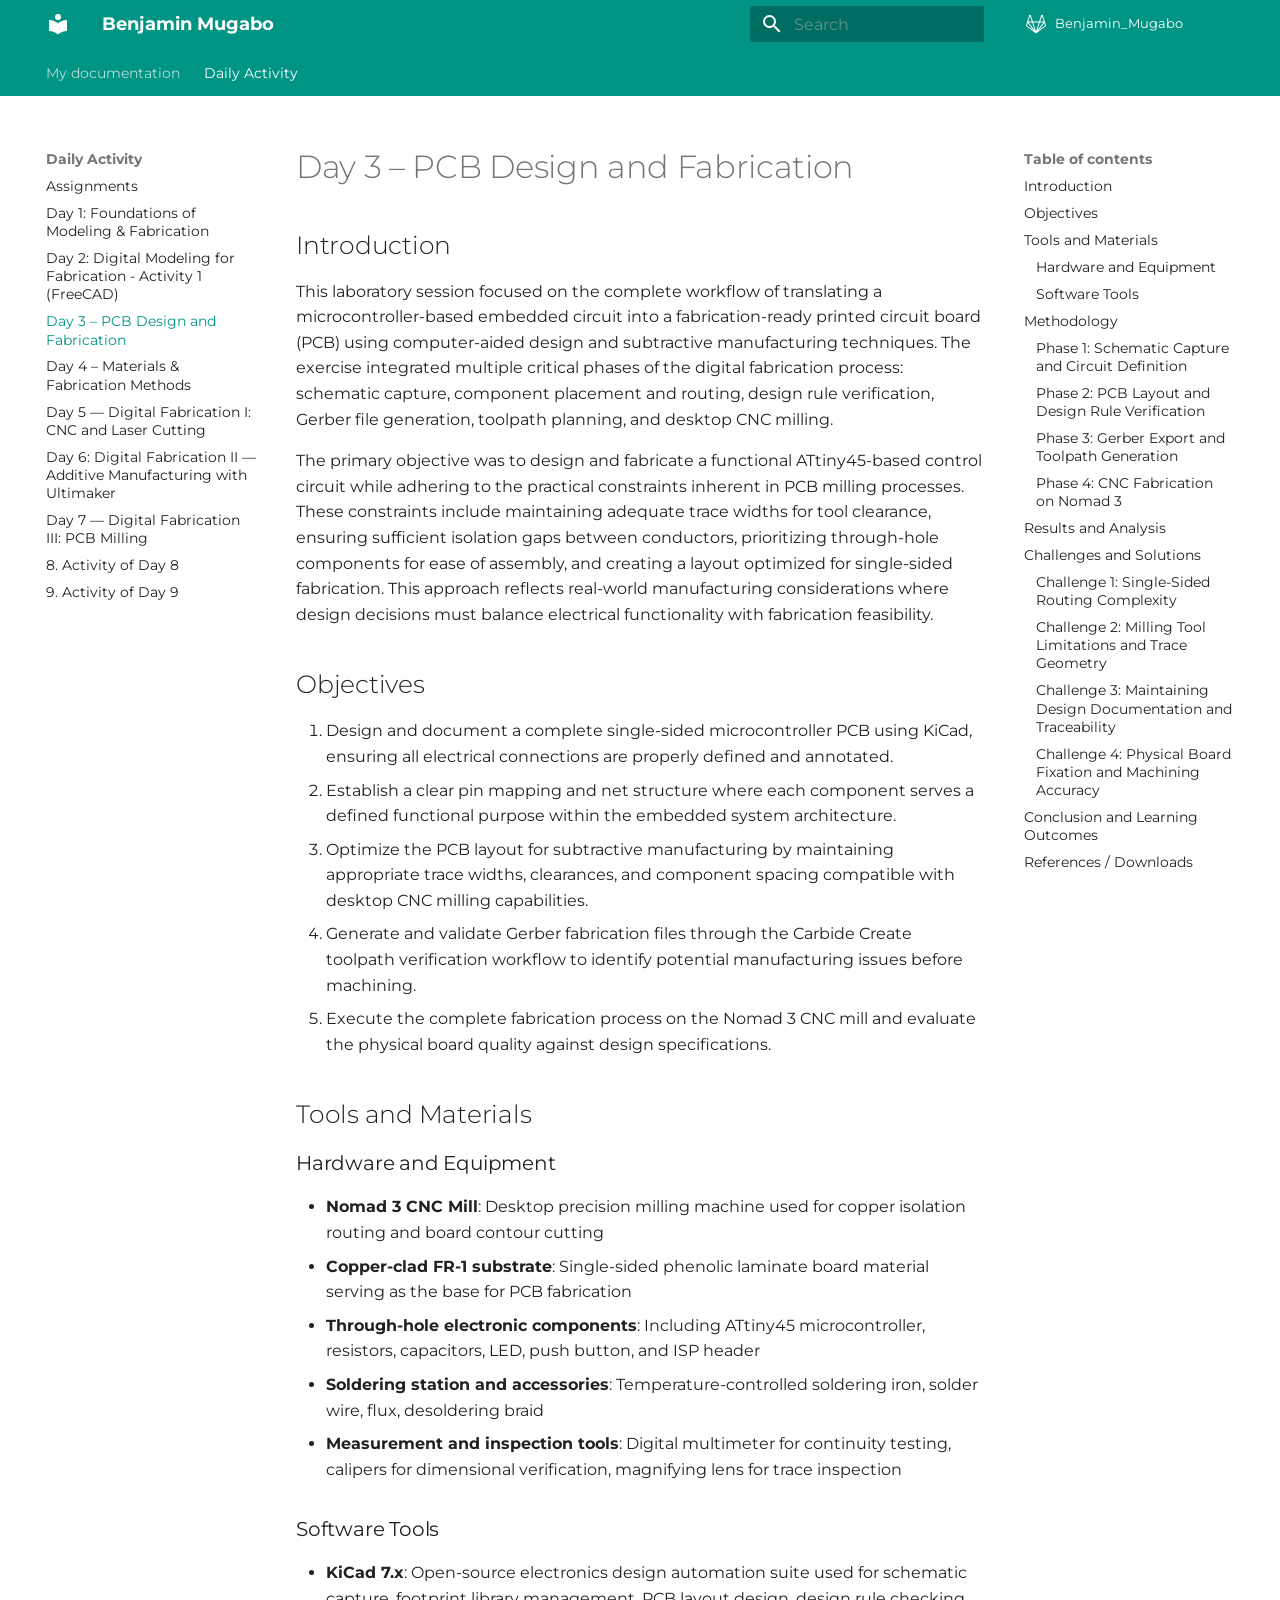
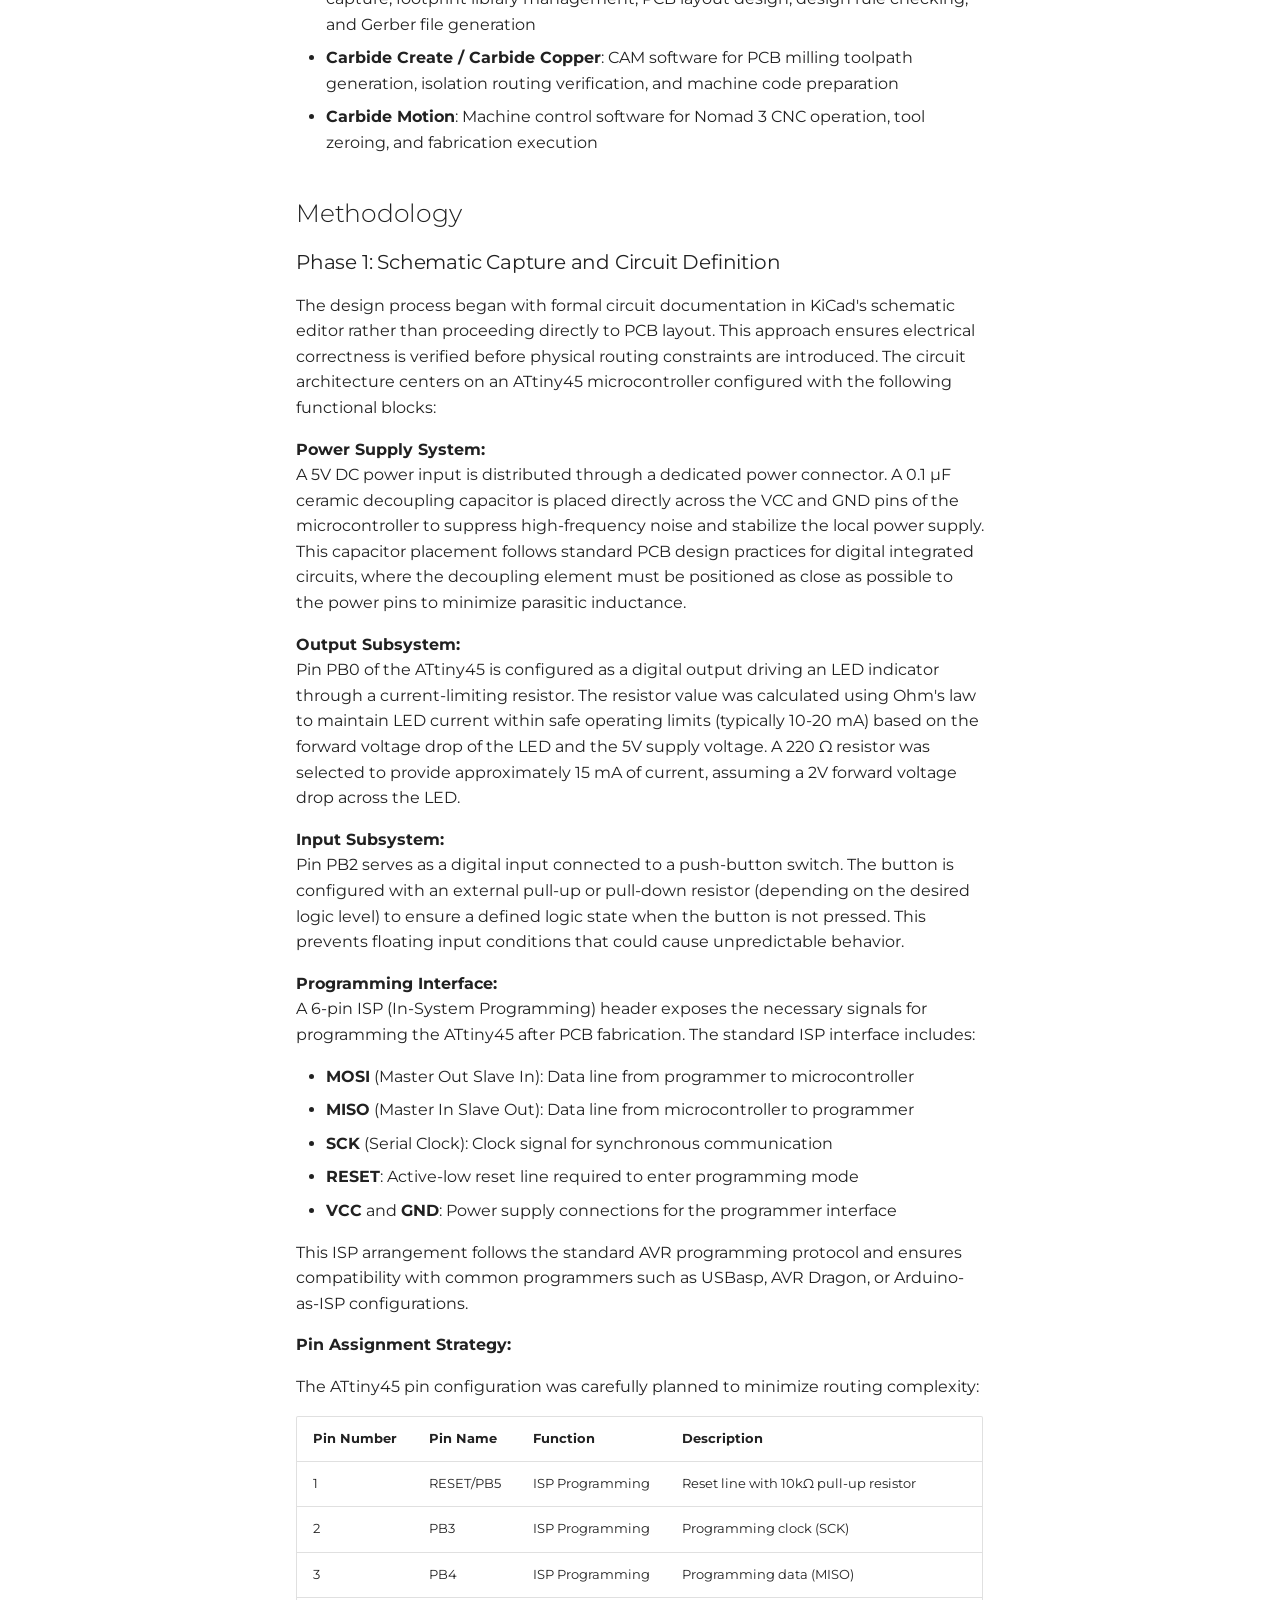
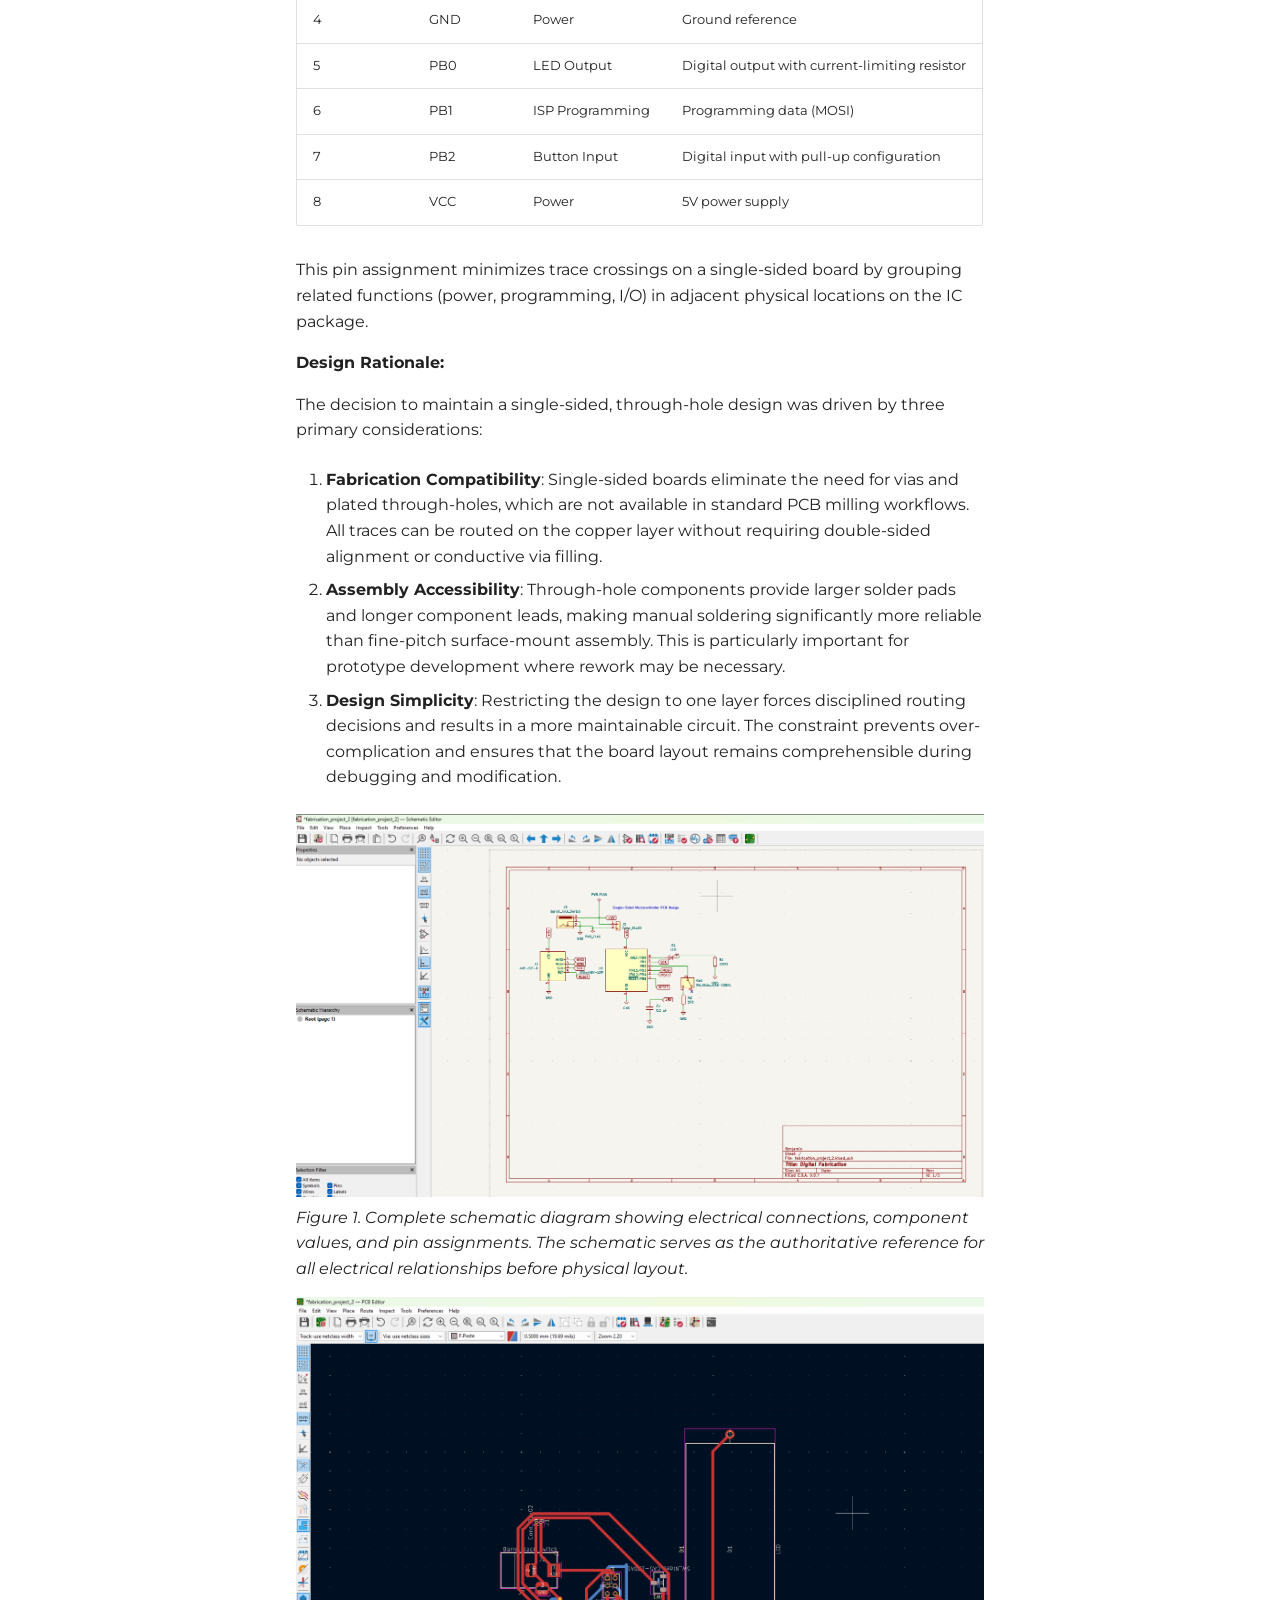
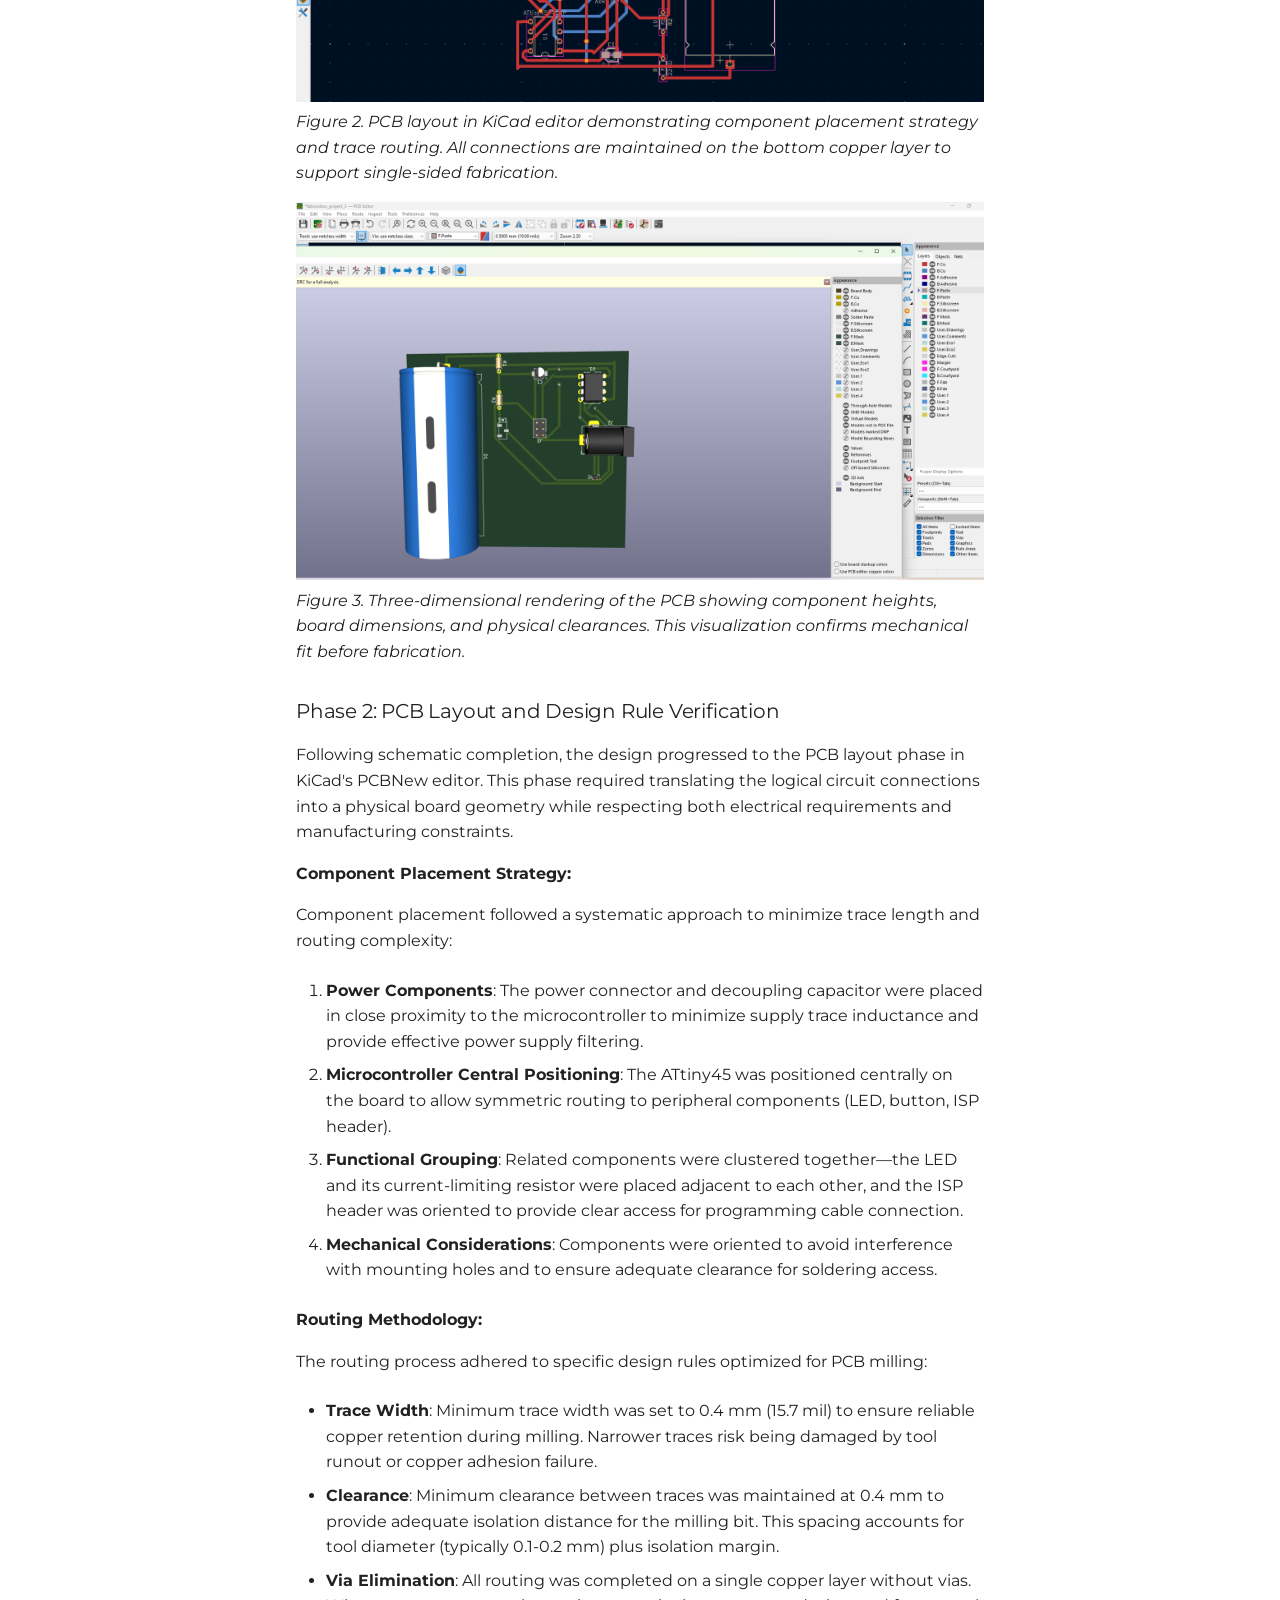
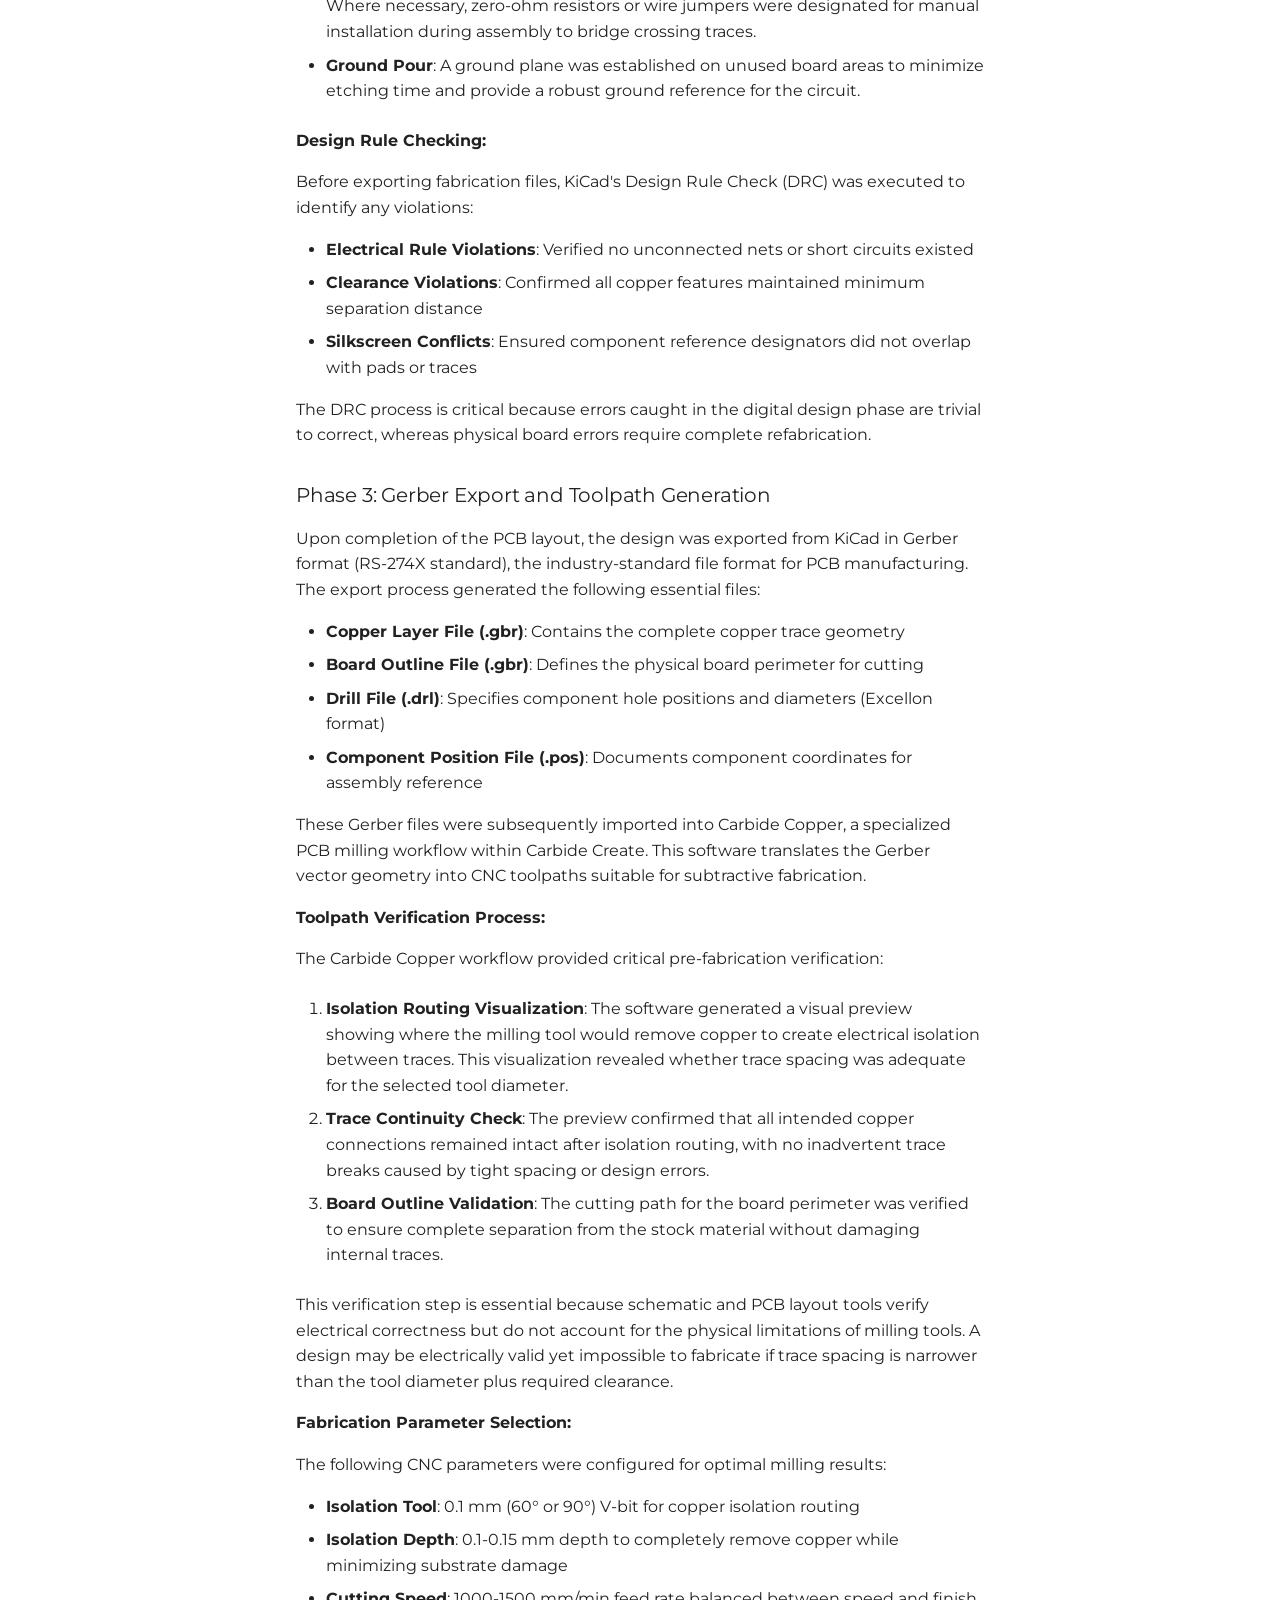
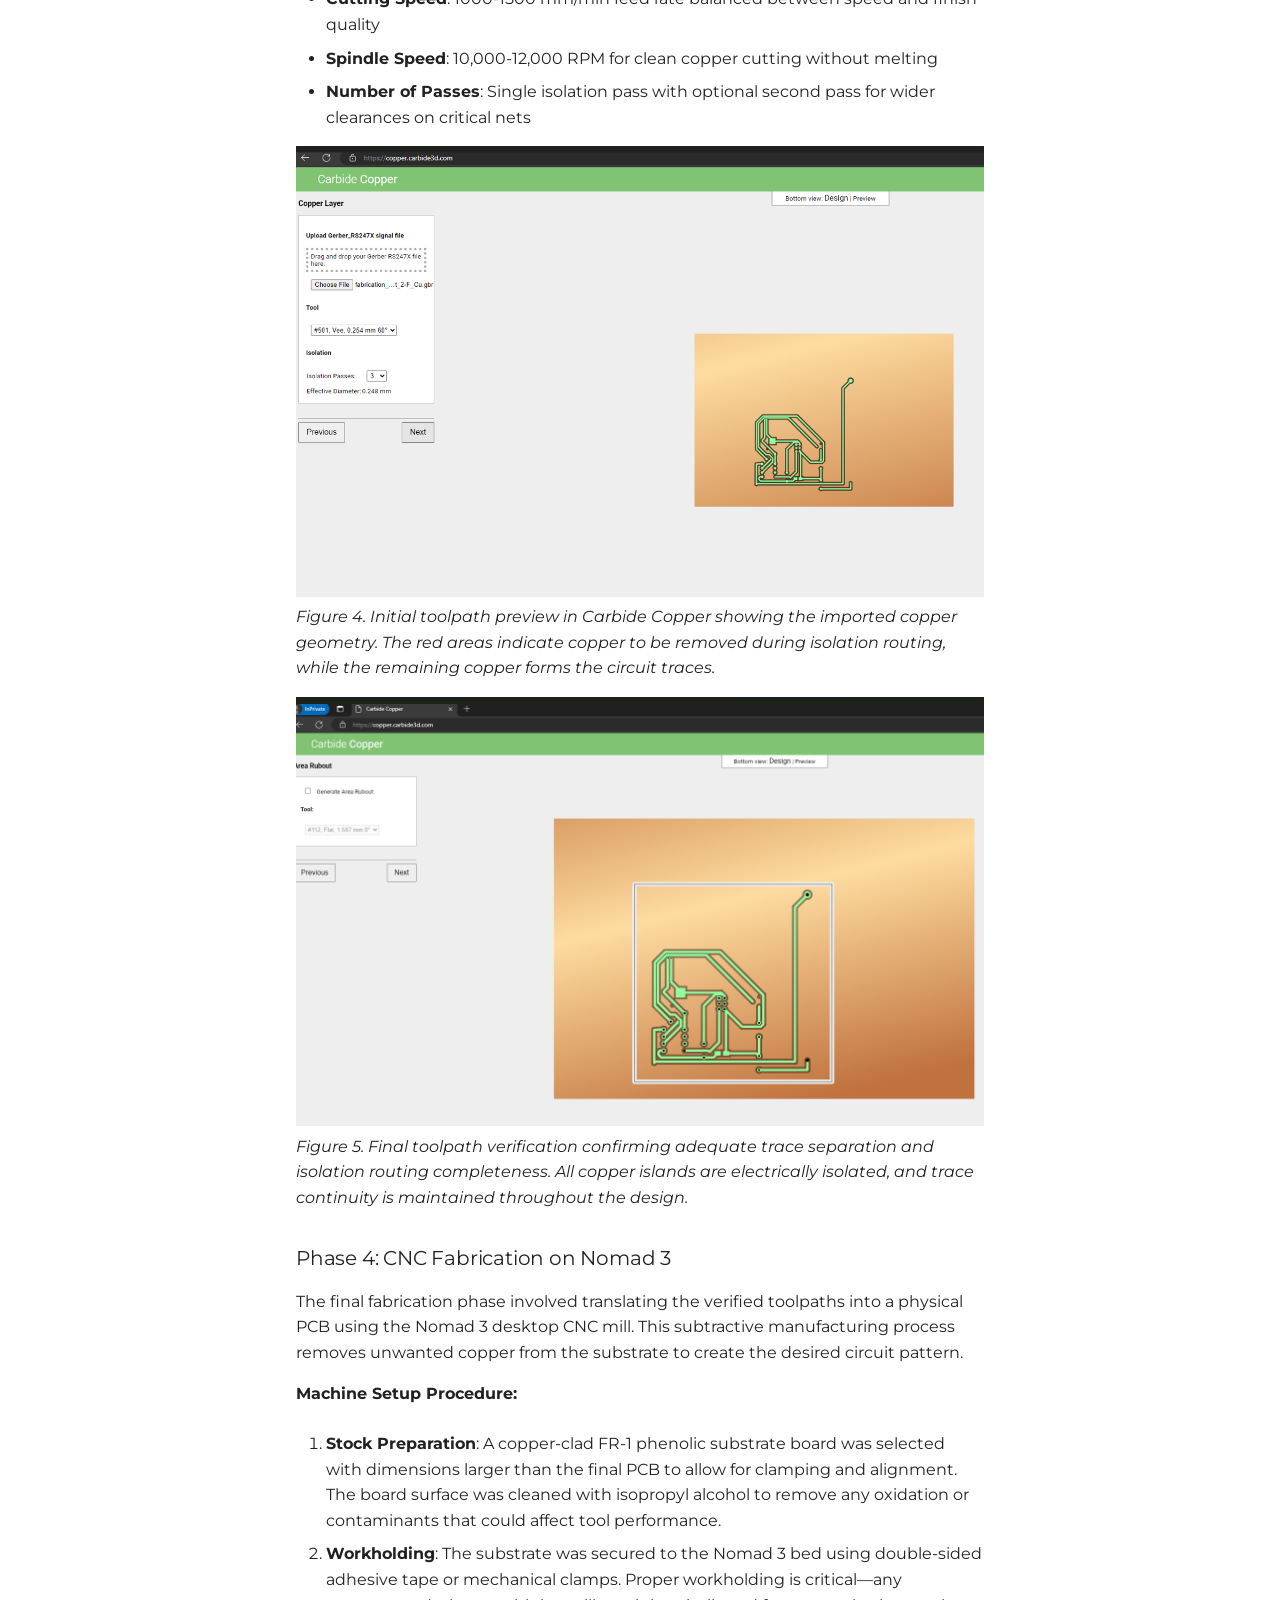
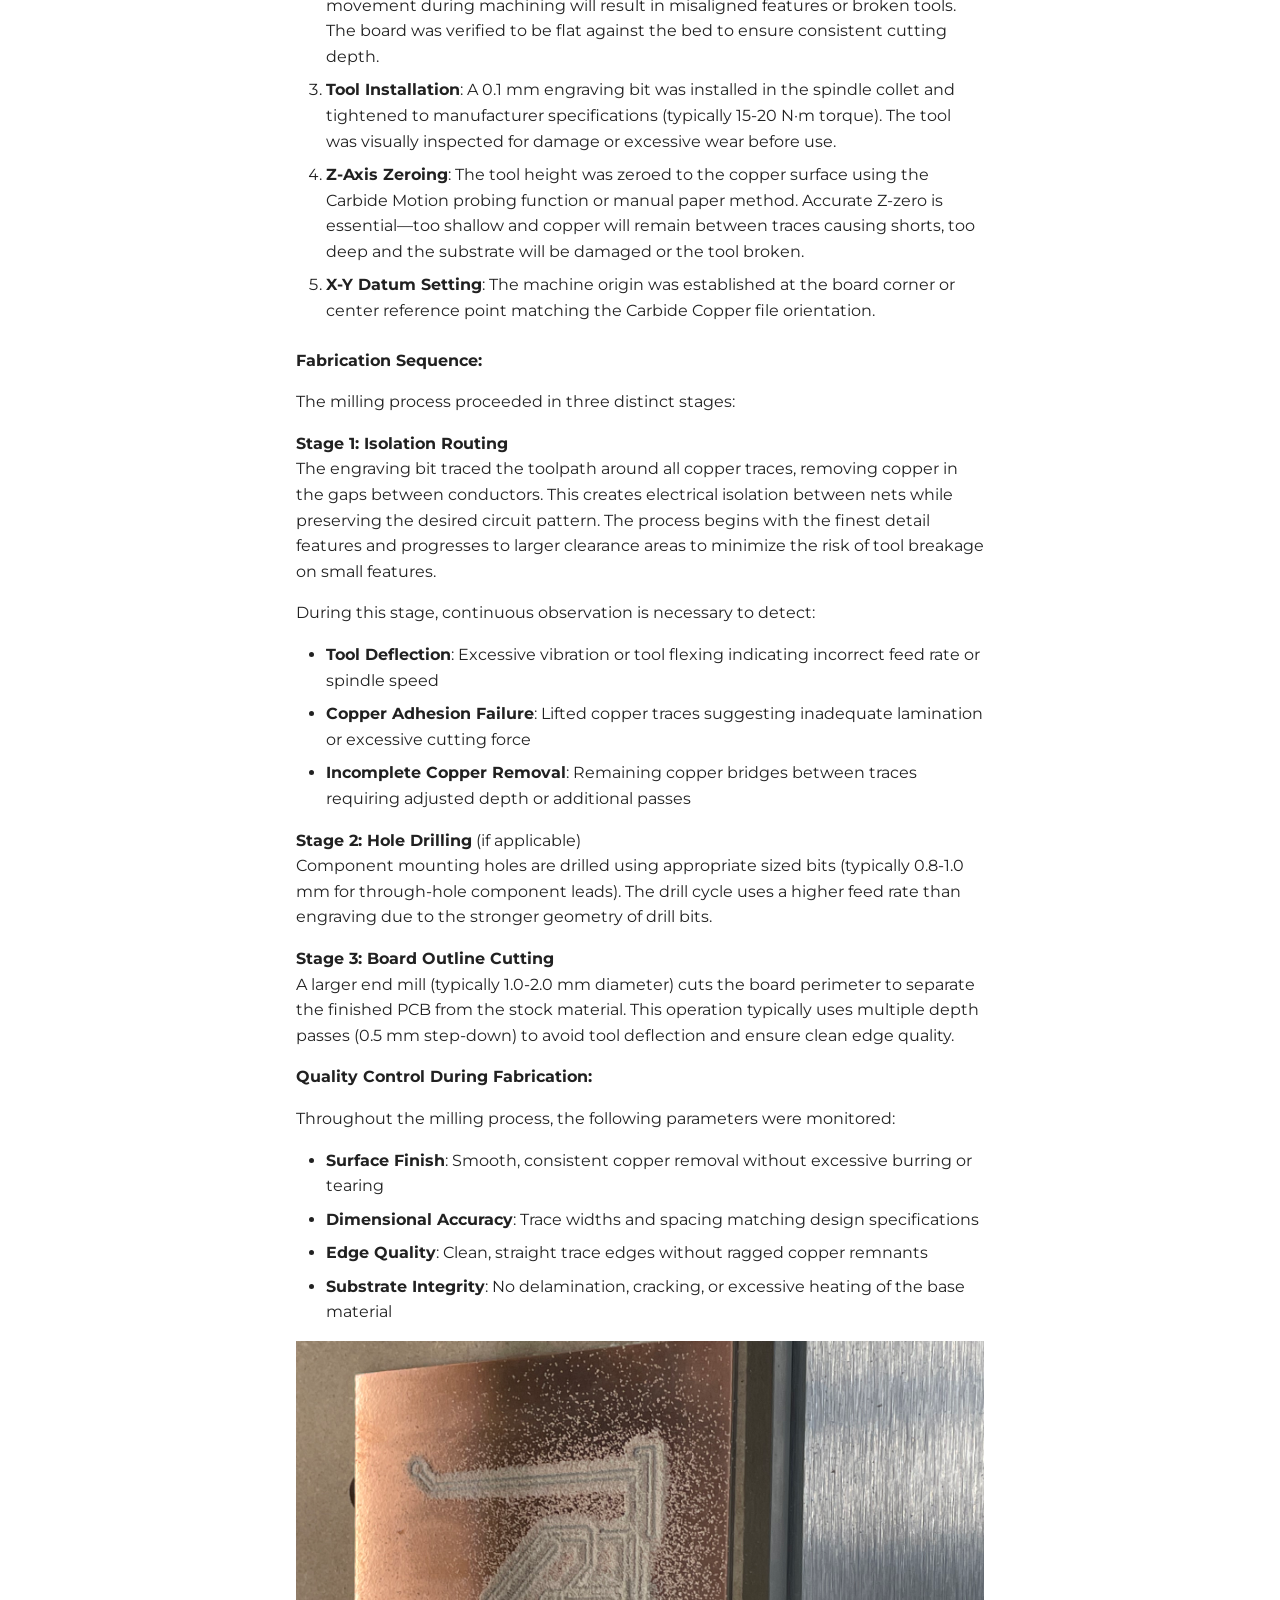
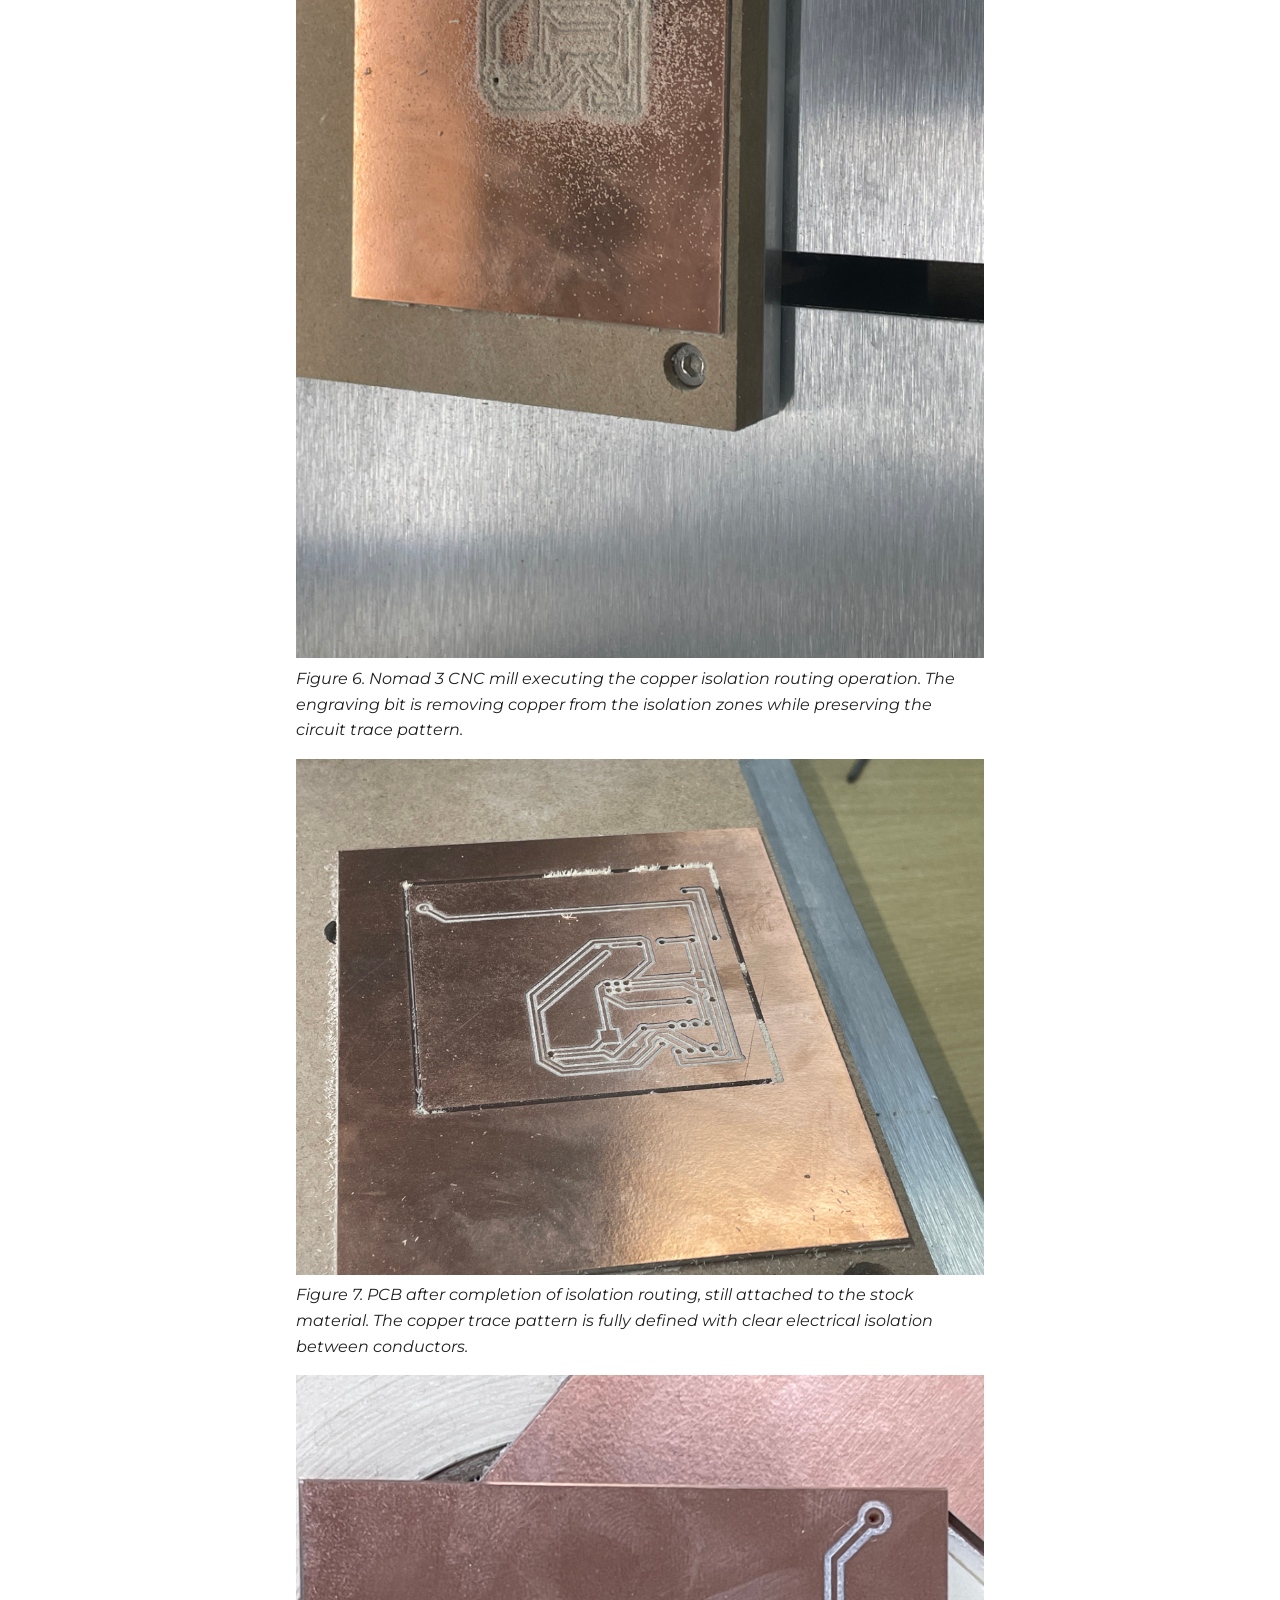
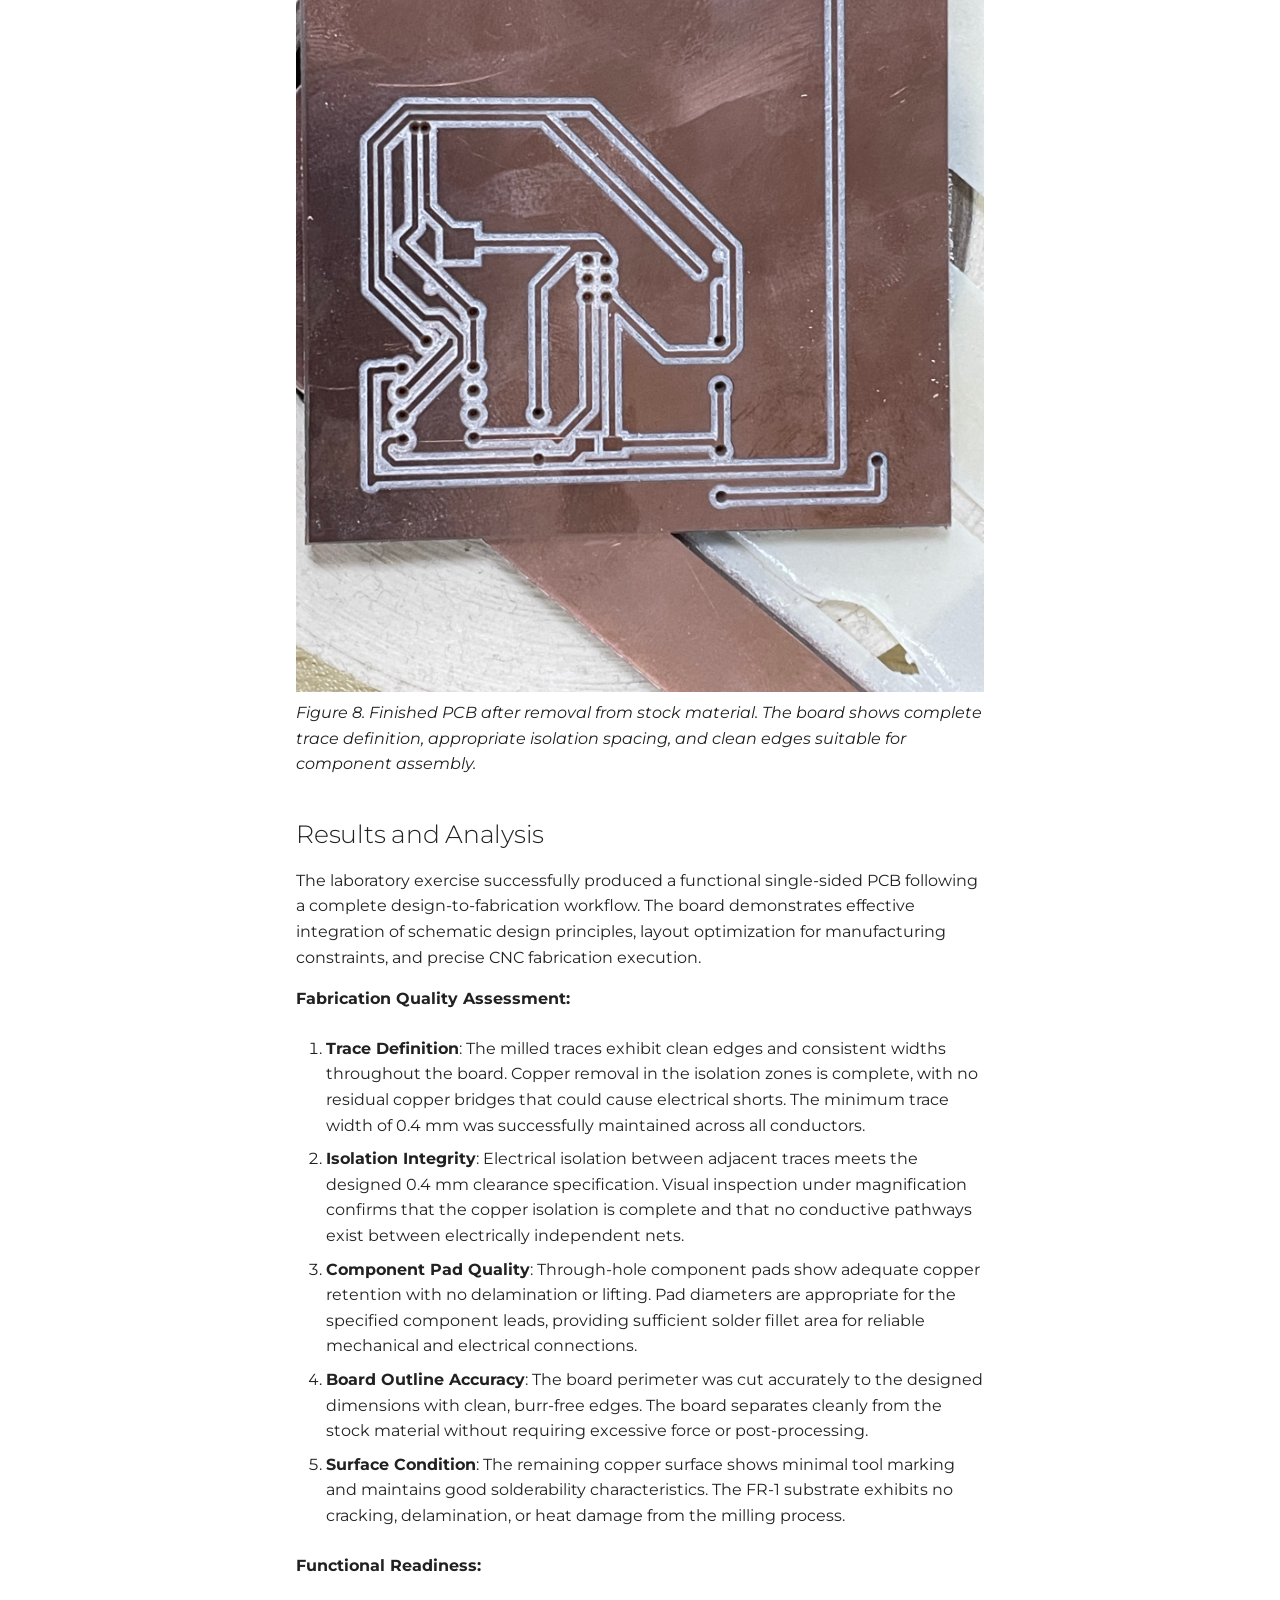
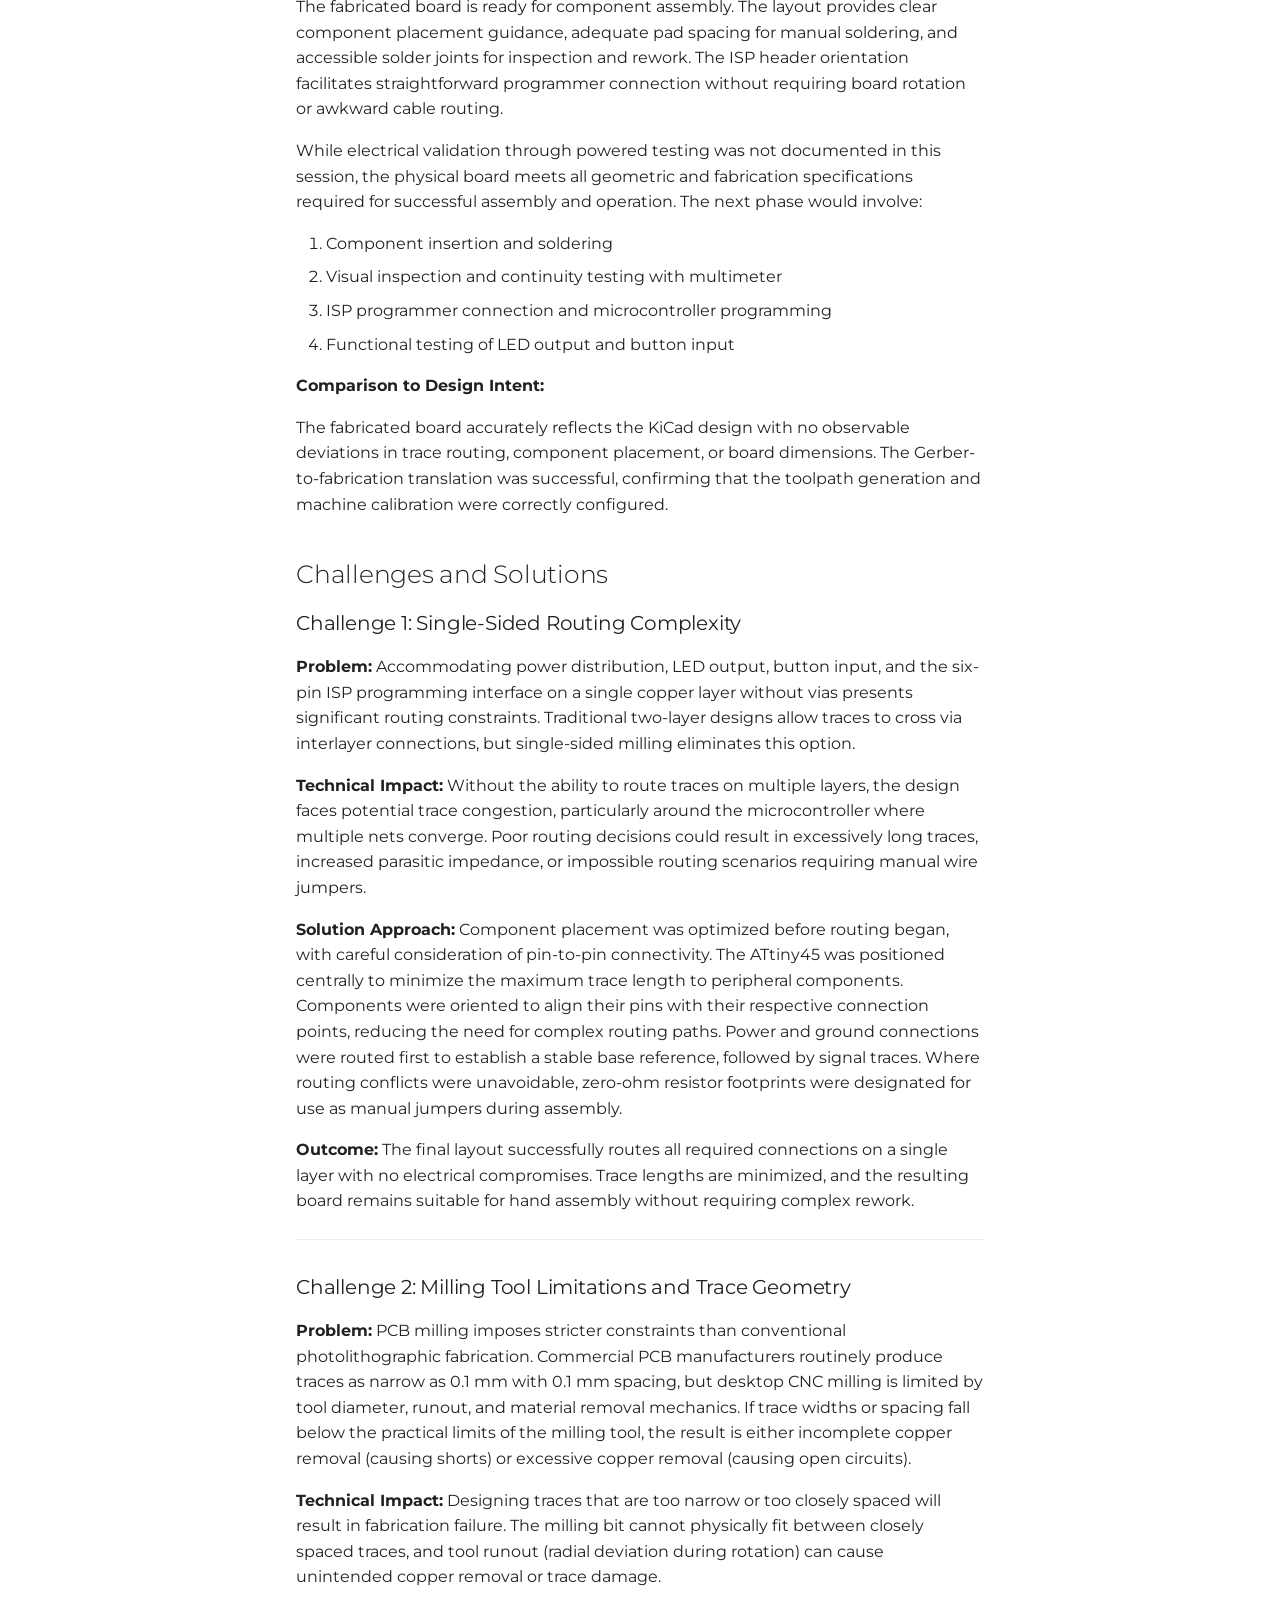
<file: Daily-Activity/day_3/index.html>
<!DOCTYPE html><html lang="en" class="no-js"><head>
    
      <meta charset="utf-8">
      <meta name="viewport" content="width=device-width,initial-scale=1">
      
        <meta name="description" content="Benjamin Mugabo Fabricademy site">
      
      
        <meta name="author" content="Benjamin Mugabo">
      
      
        <link rel="canonical" href="https://r-inyuru.github.io/ModelingFabricationTechnique/Daily-Activity/day_3/">
      
      
        <link rel="prev" href="../day_2/">
      
      
        <link rel="next" href="../day_4/">
      
      
        
      
      
      <link rel="icon" href="../../assets/images/favicon.png">
      <meta name="generator" content="mkdocs-1.6.1, mkdocs-material-9.7.1">
    
    
      
        <title>Day 3 – PCB Design and Fabrication - Benjamin Mugabo</title>
      
    
    
      <link rel="stylesheet" href="../../assets/stylesheets/main.484c7ddc.min.css">
      
        
        <link rel="stylesheet" href="../../assets/stylesheets/palette.ab4e12ef.min.css">
      
      


    
    
      
    
    
      
        
        
        <link rel="preconnect" href="https://fonts.gstatic.com" crossorigin>
        <link rel="stylesheet" href="https://fonts.googleapis.com/css?family=Montserrat:300,300i,400,400i,700,700i%7CRoboto+Mono:400,400i,700,700i&amp;display=fallback">
        <style>:root{--md-text-font:"Montserrat";--md-code-font:"Roboto Mono"}</style>
      
    
    
    <script>__md_scope=new URL("../..",location),__md_hash=e=>[...e].reduce(((e,_)=>(e<<5)-e+_.charCodeAt(0)),0),__md_get=(e,_=localStorage,t=__md_scope)=>JSON.parse(_.getItem(t.pathname+"."+e)),__md_set=(e,_,t=localStorage,a=__md_scope)=>{try{t.setItem(a.pathname+"."+e,JSON.stringify(_))}catch(e){}}</script>
    
      

    
    
  <link href="../../assets/stylesheets/glightbox.min.css" rel="stylesheet"><script src="../../assets/javascripts/glightbox.min.js"></script><style id="glightbox-style">
            html.glightbox-open { overflow: initial; height: 100%; }
            .gslide-title { margin-top: 0px; user-select: text; }
            .gslide-desc { color: #666; user-select: text; }
            .gslide-image img { background: white; }
            .gscrollbar-fixer { padding-right: 15px; }
            .gdesc-inner { font-size: 0.75rem; }
            body[data-md-color-scheme="slate"] .gdesc-inner { background: var(--md-default-bg-color); }
            body[data-md-color-scheme="slate"] .gslide-title { color: var(--md-default-fg-color); }
            body[data-md-color-scheme="slate"] .gslide-desc { color: var(--md-default-fg-color); }
        </style></head>
  
  
    
    
    
    
    
    <body dir="ltr" data-md-color-scheme="default" data-md-color-primary="teal" data-md-color-accent="deep-purple">
  
    
    <input class="md-toggle" data-md-toggle="drawer" type="checkbox" id="__drawer" autocomplete="off">
    <input class="md-toggle" data-md-toggle="search" type="checkbox" id="__search" autocomplete="off">
    <label class="md-overlay" for="__drawer"></label>
    <div data-md-component="skip">
      
        
        <a href="#day-3-pcb-design-and-fabrication" class="md-skip">
          Skip to content
        </a>
      
    </div>
    <div data-md-component="announce">
      
    </div>
    
    
      

<header class="md-header" data-md-component="header">
  <nav class="md-header__inner md-grid" aria-label="Header">
    <a href="../.." title="Benjamin Mugabo" class="md-header__button md-logo" aria-label="Benjamin Mugabo" data-md-component="logo">
      
  
  <svg xmlns="http://www.w3.org/2000/svg" viewBox="0 0 24 24"><path d="M12 8a3 3 0 0 0 3-3 3 3 0 0 0-3-3 3 3 0 0 0-3 3 3 3 0 0 0 3 3m0 3.54C9.64 9.35 6.5 8 3 8v11c3.5 0 6.64 1.35 9 3.54 2.36-2.19 5.5-3.54 9-3.54V8c-3.5 0-6.64 1.35-9 3.54"></path></svg>

    </a>
    <label class="md-header__button md-icon" for="__drawer">
      
      <svg xmlns="http://www.w3.org/2000/svg" viewBox="0 0 24 24"><path d="M3 6h18v2H3zm0 5h18v2H3zm0 5h18v2H3z"></path></svg>
    </label>
    <div class="md-header__title" data-md-component="header-title">
      <div class="md-header__ellipsis">
        <div class="md-header__topic">
          <span class="md-ellipsis">
            Benjamin Mugabo
          </span>
        </div>
        <div class="md-header__topic" data-md-component="header-topic">
          <span class="md-ellipsis">
            
              Day 3 – PCB Design and Fabrication
            
          </span>
        </div>
      </div>
    </div>
    
      
    
    
    
    
      
      
        <label class="md-header__button md-icon" for="__search">
          
          <svg xmlns="http://www.w3.org/2000/svg" viewBox="0 0 24 24"><path d="M9.5 3A6.5 6.5 0 0 1 16 9.5c0 1.61-.59 3.09-1.56 4.23l.27.27h.79l5 5-1.5 1.5-5-5v-.79l-.27-.27A6.52 6.52 0 0 1 9.5 16 6.5 6.5 0 0 1 3 9.5 6.5 6.5 0 0 1 9.5 3m0 2C7 5 5 7 5 9.5S7 14 9.5 14 14 12 14 9.5 12 5 9.5 5"></path></svg>
        </label>
        <div class="md-search" data-md-component="search" role="dialog">
  <label class="md-search__overlay" for="__search"></label>
  <div class="md-search__inner" role="search">
    <form class="md-search__form" name="search">
      <input type="text" class="md-search__input" name="query" aria-label="Search" placeholder="Search" autocapitalize="off" autocorrect="off" autocomplete="off" spellcheck="false" data-md-component="search-query" required>
      <label class="md-search__icon md-icon" for="__search">
        
        <svg xmlns="http://www.w3.org/2000/svg" viewBox="0 0 24 24"><path d="M9.5 3A6.5 6.5 0 0 1 16 9.5c0 1.61-.59 3.09-1.56 4.23l.27.27h.79l5 5-1.5 1.5-5-5v-.79l-.27-.27A6.52 6.52 0 0 1 9.5 16 6.5 6.5 0 0 1 3 9.5 6.5 6.5 0 0 1 9.5 3m0 2C7 5 5 7 5 9.5S7 14 9.5 14 14 12 14 9.5 12 5 9.5 5"></path></svg>
        
        <svg xmlns="http://www.w3.org/2000/svg" viewBox="0 0 24 24"><path d="M20 11v2H8l5.5 5.5-1.42 1.42L4.16 12l7.92-7.92L13.5 5.5 8 11z"></path></svg>
      </label>
      <nav class="md-search__options" aria-label="Search">
        
        <button type="reset" class="md-search__icon md-icon" title="Clear" aria-label="Clear" tabindex="-1">
          
          <svg xmlns="http://www.w3.org/2000/svg" viewBox="0 0 24 24"><path d="M19 6.41 17.59 5 12 10.59 6.41 5 5 6.41 10.59 12 5 17.59 6.41 19 12 13.41 17.59 19 19 17.59 13.41 12z"></path></svg>
        </button>
      </nav>
      
    </form>
    <div class="md-search__output">
      <div class="md-search__scrollwrap" tabindex="0" data-md-scrollfix>
        <div class="md-search-result" data-md-component="search-result">
          <div class="md-search-result__meta">
            Initializing search
          </div>
          <ol class="md-search-result__list" role="presentation"></ol>
        </div>
      </div>
    </div>
  </div>
</div>
      
    
    
      <div class="md-header__source">
        <a href="https://github.com/benjaminmugabob/Benjamin_Mugabo" title="Go to repository" class="md-source" data-md-component="source">
  <div class="md-source__icon md-icon">
    
    <svg xmlns="http://www.w3.org/2000/svg" viewBox="0 0 24 24"><path d="m21.94 13.11-1.05-3.22c0-.03-.01-.06-.02-.09l-2.11-6.48a.86.86 0 0 0-.8-.57c-.36 0-.68.25-.79.58l-2 6.17H8.84L6.83 3.33a.85.85 0 0 0-.79-.58c-.37 0-.69.25-.8.58L3.13 9.82v.01l-1.07 3.28c-.16.5.01 1.04.44 1.34l9.22 6.71c.17.12.39.12.56-.01l9.22-6.7c.43-.3.6-.84.44-1.34M8.15 10.45l2.57 7.91-6.17-7.91m8.73 7.92 2.47-7.59.1-.33h3.61l-5.59 7.16m4.1-13.67 1.81 5.56h-3.62m-1.3.95-1.79 5.51L12 19.24l-2.86-8.79M6.03 3.94 7.84 9.5H4.23m-1.18 4.19c-.09-.07-.13-.19-.09-.29l.79-2.43 5.82 7.45m11.38-4.73-6.51 4.73.02-.03 5.79-7.42.79 2.43c.04.1 0 .22-.09.29"></path></svg>
  </div>
  <div class="md-source__repository">
    Benjamin_Mugabo
  </div>
</a>
      </div>
    
  </nav>
  
</header>
    
    <div class="md-container" data-md-component="container">
      
      
        
          
            
<nav class="md-tabs" aria-label="Tabs" data-md-component="tabs">
  <div class="md-grid">
    <ul class="md-tabs__list">
      
        
  
  
  
  
    <li class="md-tabs__item">
      <a href="../.." class="md-tabs__link">
        
  
  
    
  
  My documentation

      </a>
    </li>
  

      
        
  
  
  
    
  
  
    
    
      <li class="md-tabs__item md-tabs__item--active">
        <a href="../" class="md-tabs__link">
          
  
  
  Daily Activity

        </a>
      </li>
    
  

      
    </ul>
  </div>
</nav>
          
        
      
      <main class="md-main" data-md-component="main">
        <div class="md-main__inner md-grid">
          
            
              
              <div class="md-sidebar md-sidebar--primary" data-md-component="sidebar" data-md-type="navigation">
                <div class="md-sidebar__scrollwrap">
                  <div class="md-sidebar__inner">
                    


  


<nav class="md-nav md-nav--primary md-nav--lifted" aria-label="Navigation" data-md-level="0">
  <label class="md-nav__title" for="__drawer">
    <a href="../.." title="Benjamin Mugabo" class="md-nav__button md-logo" aria-label="Benjamin Mugabo" data-md-component="logo">
      
  
  <svg xmlns="http://www.w3.org/2000/svg" viewBox="0 0 24 24"><path d="M12 8a3 3 0 0 0 3-3 3 3 0 0 0-3-3 3 3 0 0 0-3 3 3 3 0 0 0 3 3m0 3.54C9.64 9.35 6.5 8 3 8v11c3.5 0 6.64 1.35 9 3.54 2.36-2.19 5.5-3.54 9-3.54V8c-3.5 0-6.64 1.35-9 3.54"></path></svg>

    </a>
    Benjamin Mugabo
  </label>
  
    <div class="md-nav__source">
      <a href="https://github.com/benjaminmugabob/Benjamin_Mugabo" title="Go to repository" class="md-source" data-md-component="source">
  <div class="md-source__icon md-icon">
    
    <svg xmlns="http://www.w3.org/2000/svg" viewBox="0 0 24 24"><path d="m21.94 13.11-1.05-3.22c0-.03-.01-.06-.02-.09l-2.11-6.48a.86.86 0 0 0-.8-.57c-.36 0-.68.25-.79.58l-2 6.17H8.84L6.83 3.33a.85.85 0 0 0-.79-.58c-.37 0-.69.25-.8.58L3.13 9.82v.01l-1.07 3.28c-.16.5.01 1.04.44 1.34l9.22 6.71c.17.12.39.12.56-.01l9.22-6.7c.43-.3.6-.84.44-1.34M8.15 10.45l2.57 7.91-6.17-7.91m8.73 7.92 2.47-7.59.1-.33h3.61l-5.59 7.16m4.1-13.67 1.81 5.56h-3.62m-1.3.95-1.79 5.51L12 19.24l-2.86-8.79M6.03 3.94 7.84 9.5H4.23m-1.18 4.19c-.09-.07-.13-.19-.09-.29l.79-2.43 5.82 7.45m11.38-4.73-6.51 4.73.02-.03 5.79-7.42.79 2.43c.04.1 0 .22-.09.29"></path></svg>
  </div>
  <div class="md-source__repository">
    Benjamin_Mugabo
  </div>
</a>
    </div>
  
  <ul class="md-nav__list" data-md-scrollfix>
    
      
      
  
  
  
  
    <li class="md-nav__item">
      <a href="../.." class="md-nav__link">
        
  
  
  <span class="md-ellipsis">
    
  
    My documentation
  

    
  </span>
  
  

      </a>
    </li>
  

    
      
      
  
  
    
  
  
  
    
    
    
    
      
        
        
      
      
    
    
    <li class="md-nav__item md-nav__item--active md-nav__item--section md-nav__item--nested">
      
        
        
        <input class="md-nav__toggle md-toggle " type="checkbox" id="__nav_2" checked>
        
          
          <label class="md-nav__link" for="__nav_2" id="__nav_2_label" tabindex="">
            
  
  
  <span class="md-ellipsis">
    
  
    Daily Activity
  

    
  </span>
  
  

            <span class="md-nav__icon md-icon"></span>
          </label>
        
        <nav class="md-nav" data-md-level="1" aria-labelledby="__nav_2_label" aria-expanded="true">
          <label class="md-nav__title" for="__nav_2">
            <span class="md-nav__icon md-icon"></span>
            
  
    Daily Activity
  

          </label>
          <ul class="md-nav__list" data-md-scrollfix>
            
              
                
  
  
  
  
    <li class="md-nav__item">
      <a href="../" class="md-nav__link">
        
  
  
  <span class="md-ellipsis">
    
  
    Assignments
  

    
  </span>
  
  

      </a>
    </li>
  

              
            
              
                
  
  
  
  
    <li class="md-nav__item">
      <a href="../day_1/" class="md-nav__link">
        
  
  
  <span class="md-ellipsis">
    
  
    Day 1: Foundations of Modeling &amp; Fabrication
  

    
  </span>
  
  

      </a>
    </li>
  

              
            
              
                
  
  
  
  
    <li class="md-nav__item">
      <a href="../day_2/" class="md-nav__link">
        
  
  
  <span class="md-ellipsis">
    
  
    Day 2: Digital Modeling for Fabrication - Activity 1 (FreeCAD)
  

    
  </span>
  
  

      </a>
    </li>
  

              
            
              
                
  
  
    
  
  
  
    <li class="md-nav__item md-nav__item--active">
      
      <input class="md-nav__toggle md-toggle" type="checkbox" id="__toc">
      
      
        
      
      
        <label class="md-nav__link md-nav__link--active" for="__toc">
          
  
  
  <span class="md-ellipsis">
    
  
    Day 3 – PCB Design and Fabrication
  

    
  </span>
  
  

          <span class="md-nav__icon md-icon"></span>
        </label>
      
      <a href="./" class="md-nav__link md-nav__link--active">
        
  
  
  <span class="md-ellipsis">
    
  
    Day 3 – PCB Design and Fabrication
  

    
  </span>
  
  

      </a>
      
        

<nav class="md-nav md-nav--secondary" aria-label="Table of contents">
  
  
  
    
  
  
    <label class="md-nav__title" for="__toc">
      <span class="md-nav__icon md-icon"></span>
      Table of contents
    </label>
    <ul class="md-nav__list" data-md-component="toc" data-md-scrollfix>
      
        <li class="md-nav__item">
  <a href="#introduction" class="md-nav__link">
    <span class="md-ellipsis">
      
        Introduction
      
    </span>
  </a>
  
</li>
      
        <li class="md-nav__item">
  <a href="#objectives" class="md-nav__link">
    <span class="md-ellipsis">
      
        Objectives
      
    </span>
  </a>
  
</li>
      
        <li class="md-nav__item">
  <a href="#tools-and-materials" class="md-nav__link">
    <span class="md-ellipsis">
      
        Tools and Materials
      
    </span>
  </a>
  
    <nav class="md-nav" aria-label="Tools and Materials">
      <ul class="md-nav__list">
        
          <li class="md-nav__item">
  <a href="#hardware-and-equipment" class="md-nav__link">
    <span class="md-ellipsis">
      
        Hardware and Equipment
      
    </span>
  </a>
  
</li>
        
          <li class="md-nav__item">
  <a href="#software-tools" class="md-nav__link">
    <span class="md-ellipsis">
      
        Software Tools
      
    </span>
  </a>
  
</li>
        
      </ul>
    </nav>
  
</li>
      
        <li class="md-nav__item">
  <a href="#methodology" class="md-nav__link">
    <span class="md-ellipsis">
      
        Methodology
      
    </span>
  </a>
  
    <nav class="md-nav" aria-label="Methodology">
      <ul class="md-nav__list">
        
          <li class="md-nav__item">
  <a href="#phase-1-schematic-capture-and-circuit-definition" class="md-nav__link">
    <span class="md-ellipsis">
      
        Phase 1: Schematic Capture and Circuit Definition
      
    </span>
  </a>
  
</li>
        
          <li class="md-nav__item">
  <a href="#phase-2-pcb-layout-and-design-rule-verification" class="md-nav__link">
    <span class="md-ellipsis">
      
        Phase 2: PCB Layout and Design Rule Verification
      
    </span>
  </a>
  
</li>
        
          <li class="md-nav__item">
  <a href="#phase-3-gerber-export-and-toolpath-generation" class="md-nav__link">
    <span class="md-ellipsis">
      
        Phase 3: Gerber Export and Toolpath Generation
      
    </span>
  </a>
  
</li>
        
          <li class="md-nav__item">
  <a href="#phase-4-cnc-fabrication-on-nomad-3" class="md-nav__link">
    <span class="md-ellipsis">
      
        Phase 4: CNC Fabrication on Nomad 3
      
    </span>
  </a>
  
</li>
        
      </ul>
    </nav>
  
</li>
      
        <li class="md-nav__item">
  <a href="#results-and-analysis" class="md-nav__link">
    <span class="md-ellipsis">
      
        Results and Analysis
      
    </span>
  </a>
  
</li>
      
        <li class="md-nav__item">
  <a href="#challenges-and-solutions" class="md-nav__link">
    <span class="md-ellipsis">
      
        Challenges and Solutions
      
    </span>
  </a>
  
    <nav class="md-nav" aria-label="Challenges and Solutions">
      <ul class="md-nav__list">
        
          <li class="md-nav__item">
  <a href="#challenge-1-single-sided-routing-complexity" class="md-nav__link">
    <span class="md-ellipsis">
      
        Challenge 1: Single-Sided Routing Complexity
      
    </span>
  </a>
  
</li>
        
          <li class="md-nav__item">
  <a href="#challenge-2-milling-tool-limitations-and-trace-geometry" class="md-nav__link">
    <span class="md-ellipsis">
      
        Challenge 2: Milling Tool Limitations and Trace Geometry
      
    </span>
  </a>
  
</li>
        
          <li class="md-nav__item">
  <a href="#challenge-3-maintaining-design-documentation-and-traceability" class="md-nav__link">
    <span class="md-ellipsis">
      
        Challenge 3: Maintaining Design Documentation and Traceability
      
    </span>
  </a>
  
</li>
        
          <li class="md-nav__item">
  <a href="#challenge-4-physical-board-fixation-and-machining-accuracy" class="md-nav__link">
    <span class="md-ellipsis">
      
        Challenge 4: Physical Board Fixation and Machining Accuracy
      
    </span>
  </a>
  
</li>
        
      </ul>
    </nav>
  
</li>
      
        <li class="md-nav__item">
  <a href="#conclusion-and-learning-outcomes" class="md-nav__link">
    <span class="md-ellipsis">
      
        Conclusion and Learning Outcomes
      
    </span>
  </a>
  
</li>
      
        <li class="md-nav__item">
  <a href="#references-downloads" class="md-nav__link">
    <span class="md-ellipsis">
      
        References / Downloads
      
    </span>
  </a>
  
</li>
      
    </ul>
  
</nav>
      
    </li>
  

              
            
              
                
  
  
  
  
    <li class="md-nav__item">
      <a href="../day_4/" class="md-nav__link">
        
  
  
  <span class="md-ellipsis">
    
  
    Day 4 – Materials &amp; Fabrication Methods
  

    
  </span>
  
  

      </a>
    </li>
  

              
            
              
                
  
  
  
  
    <li class="md-nav__item">
      <a href="../day_5/" class="md-nav__link">
        
  
  
  <span class="md-ellipsis">
    
  
    Day 5 — Digital Fabrication I: CNC and Laser Cutting
  

    
  </span>
  
  

      </a>
    </li>
  

              
            
              
                
  
  
  
  
    <li class="md-nav__item">
      <a href="../day_6/" class="md-nav__link">
        
  
  
  <span class="md-ellipsis">
    
  
    Day 6: Digital Fabrication II — Additive Manufacturing with Ultimaker
  

    
  </span>
  
  

      </a>
    </li>
  

              
            
              
                
  
  
  
  
    <li class="md-nav__item">
      <a href="../day_7/" class="md-nav__link">
        
  
  
  <span class="md-ellipsis">
    
  
    Day 7 — Digital Fabrication III: PCB Milling
  

    
  </span>
  
  

      </a>
    </li>
  

              
            
              
                
  
  
  
  
    <li class="md-nav__item">
      <a href="../day_8/" class="md-nav__link">
        
  
  
  <span class="md-ellipsis">
    
  
    8. Activity of Day 8
  

    
  </span>
  
  

      </a>
    </li>
  

              
            
              
                
  
  
  
  
    <li class="md-nav__item">
      <a href="../day_9/" class="md-nav__link">
        
  
  
  <span class="md-ellipsis">
    
  
    9. Activity of Day 9
  

    
  </span>
  
  

      </a>
    </li>
  

              
            
          </ul>
        </nav>
      
    </li>
  

    
  </ul>
</nav>
                  </div>
                </div>
              </div>
            
            
              
              <div class="md-sidebar md-sidebar--secondary" data-md-component="sidebar" data-md-type="toc">
                <div class="md-sidebar__scrollwrap">
                  <div class="md-sidebar__inner">
                    

<nav class="md-nav md-nav--secondary" aria-label="Table of contents">
  
  
  
    
  
  
    <label class="md-nav__title" for="__toc">
      <span class="md-nav__icon md-icon"></span>
      Table of contents
    </label>
    <ul class="md-nav__list" data-md-component="toc" data-md-scrollfix>
      
        <li class="md-nav__item">
  <a href="#introduction" class="md-nav__link">
    <span class="md-ellipsis">
      
        Introduction
      
    </span>
  </a>
  
</li>
      
        <li class="md-nav__item">
  <a href="#objectives" class="md-nav__link">
    <span class="md-ellipsis">
      
        Objectives
      
    </span>
  </a>
  
</li>
      
        <li class="md-nav__item">
  <a href="#tools-and-materials" class="md-nav__link">
    <span class="md-ellipsis">
      
        Tools and Materials
      
    </span>
  </a>
  
    <nav class="md-nav" aria-label="Tools and Materials">
      <ul class="md-nav__list">
        
          <li class="md-nav__item">
  <a href="#hardware-and-equipment" class="md-nav__link">
    <span class="md-ellipsis">
      
        Hardware and Equipment
      
    </span>
  </a>
  
</li>
        
          <li class="md-nav__item">
  <a href="#software-tools" class="md-nav__link">
    <span class="md-ellipsis">
      
        Software Tools
      
    </span>
  </a>
  
</li>
        
      </ul>
    </nav>
  
</li>
      
        <li class="md-nav__item">
  <a href="#methodology" class="md-nav__link">
    <span class="md-ellipsis">
      
        Methodology
      
    </span>
  </a>
  
    <nav class="md-nav" aria-label="Methodology">
      <ul class="md-nav__list">
        
          <li class="md-nav__item">
  <a href="#phase-1-schematic-capture-and-circuit-definition" class="md-nav__link">
    <span class="md-ellipsis">
      
        Phase 1: Schematic Capture and Circuit Definition
      
    </span>
  </a>
  
</li>
        
          <li class="md-nav__item">
  <a href="#phase-2-pcb-layout-and-design-rule-verification" class="md-nav__link">
    <span class="md-ellipsis">
      
        Phase 2: PCB Layout and Design Rule Verification
      
    </span>
  </a>
  
</li>
        
          <li class="md-nav__item">
  <a href="#phase-3-gerber-export-and-toolpath-generation" class="md-nav__link">
    <span class="md-ellipsis">
      
        Phase 3: Gerber Export and Toolpath Generation
      
    </span>
  </a>
  
</li>
        
          <li class="md-nav__item">
  <a href="#phase-4-cnc-fabrication-on-nomad-3" class="md-nav__link">
    <span class="md-ellipsis">
      
        Phase 4: CNC Fabrication on Nomad 3
      
    </span>
  </a>
  
</li>
        
      </ul>
    </nav>
  
</li>
      
        <li class="md-nav__item">
  <a href="#results-and-analysis" class="md-nav__link">
    <span class="md-ellipsis">
      
        Results and Analysis
      
    </span>
  </a>
  
</li>
      
        <li class="md-nav__item">
  <a href="#challenges-and-solutions" class="md-nav__link">
    <span class="md-ellipsis">
      
        Challenges and Solutions
      
    </span>
  </a>
  
    <nav class="md-nav" aria-label="Challenges and Solutions">
      <ul class="md-nav__list">
        
          <li class="md-nav__item">
  <a href="#challenge-1-single-sided-routing-complexity" class="md-nav__link">
    <span class="md-ellipsis">
      
        Challenge 1: Single-Sided Routing Complexity
      
    </span>
  </a>
  
</li>
        
          <li class="md-nav__item">
  <a href="#challenge-2-milling-tool-limitations-and-trace-geometry" class="md-nav__link">
    <span class="md-ellipsis">
      
        Challenge 2: Milling Tool Limitations and Trace Geometry
      
    </span>
  </a>
  
</li>
        
          <li class="md-nav__item">
  <a href="#challenge-3-maintaining-design-documentation-and-traceability" class="md-nav__link">
    <span class="md-ellipsis">
      
        Challenge 3: Maintaining Design Documentation and Traceability
      
    </span>
  </a>
  
</li>
        
          <li class="md-nav__item">
  <a href="#challenge-4-physical-board-fixation-and-machining-accuracy" class="md-nav__link">
    <span class="md-ellipsis">
      
        Challenge 4: Physical Board Fixation and Machining Accuracy
      
    </span>
  </a>
  
</li>
        
      </ul>
    </nav>
  
</li>
      
        <li class="md-nav__item">
  <a href="#conclusion-and-learning-outcomes" class="md-nav__link">
    <span class="md-ellipsis">
      
        Conclusion and Learning Outcomes
      
    </span>
  </a>
  
</li>
      
        <li class="md-nav__item">
  <a href="#references-downloads" class="md-nav__link">
    <span class="md-ellipsis">
      
        References / Downloads
      
    </span>
  </a>
  
</li>
      
    </ul>
  
</nav>
                  </div>
                </div>
              </div>
            
          
          
            <div class="md-content" data-md-component="content">
              
              <article class="md-content__inner md-typeset">
                
                  


  
  


<h1 id="day-3-pcb-design-and-fabrication">Day 3 – PCB Design and Fabrication<a class="headerlink" href="#day-3-pcb-design-and-fabrication" title="Permanent link">¶</a></h1>
<h2 id="introduction">Introduction<a class="headerlink" href="#introduction" title="Permanent link">¶</a></h2>
<p>This laboratory session focused on the complete workflow of translating a microcontroller-based embedded circuit into a fabrication-ready printed circuit board (PCB) using computer-aided design and subtractive manufacturing techniques. The exercise integrated multiple critical phases of the digital fabrication process: schematic capture, component placement and routing, design rule verification, Gerber file generation, toolpath planning, and desktop CNC milling.</p>
<p>The primary objective was to design and fabricate a functional ATtiny45-based control circuit while adhering to the practical constraints inherent in PCB milling processes. These constraints include maintaining adequate trace widths for tool clearance, ensuring sufficient isolation gaps between conductors, prioritizing through-hole components for ease of assembly, and creating a layout optimized for single-sided fabrication. This approach reflects real-world manufacturing considerations where design decisions must balance electrical functionality with fabrication feasibility.</p>
<h2 id="objectives">Objectives<a class="headerlink" href="#objectives" title="Permanent link">¶</a></h2>
<ol>
<li>Design and document a complete single-sided microcontroller PCB using KiCad, ensuring all electrical connections are properly defined and annotated.</li>
<li>Establish a clear pin mapping and net structure where each component serves a defined functional purpose within the embedded system architecture.</li>
<li>Optimize the PCB layout for subtractive manufacturing by maintaining appropriate trace widths, clearances, and component spacing compatible with desktop CNC milling capabilities.</li>
<li>Generate and validate Gerber fabrication files through the Carbide Create toolpath verification workflow to identify potential manufacturing issues before machining.</li>
<li>Execute the complete fabrication process on the Nomad 3 CNC mill and evaluate the physical board quality against design specifications.</li>
</ol>
<h2 id="tools-and-materials">Tools and Materials<a class="headerlink" href="#tools-and-materials" title="Permanent link">¶</a></h2>
<h3 id="hardware-and-equipment">Hardware and Equipment<a class="headerlink" href="#hardware-and-equipment" title="Permanent link">¶</a></h3>
<ul>
<li><strong>Nomad 3 CNC Mill</strong>: Desktop precision milling machine used for copper isolation routing and board contour cutting</li>
<li><strong>Copper-clad FR-1 substrate</strong>: Single-sided phenolic laminate board material serving as the base for PCB fabrication</li>
<li><strong>Through-hole electronic components</strong>: Including ATtiny45 microcontroller, resistors, capacitors, LED, push button, and ISP header</li>
<li><strong>Soldering station and accessories</strong>: Temperature-controlled soldering iron, solder wire, flux, desoldering braid</li>
<li><strong>Measurement and inspection tools</strong>: Digital multimeter for continuity testing, calipers for dimensional verification, magnifying lens for trace inspection</li>
</ul>
<h3 id="software-tools">Software Tools<a class="headerlink" href="#software-tools" title="Permanent link">¶</a></h3>
<ul>
<li><strong>KiCad 7.x</strong>: Open-source electronics design automation suite used for schematic capture, footprint library management, PCB layout design, design rule checking, and Gerber file generation</li>
<li><strong>Carbide Create / Carbide Copper</strong>: CAM software for PCB milling toolpath generation, isolation routing verification, and machine code preparation</li>
<li><strong>Carbide Motion</strong>: Machine control software for Nomad 3 CNC operation, tool zeroing, and fabrication execution</li>
</ul>
<h2 id="methodology">Methodology<a class="headerlink" href="#methodology" title="Permanent link">¶</a></h2>
<h3 id="phase-1-schematic-capture-and-circuit-definition">Phase 1: Schematic Capture and Circuit Definition<a class="headerlink" href="#phase-1-schematic-capture-and-circuit-definition" title="Permanent link">¶</a></h3>
<p>The design process began with formal circuit documentation in KiCad's schematic editor rather than proceeding directly to PCB layout. This approach ensures electrical correctness is verified before physical routing constraints are introduced. The circuit architecture centers on an ATtiny45 microcontroller configured with the following functional blocks:</p>
<p><strong>Power Supply System:</strong><br>
A 5V DC power input is distributed through a dedicated power connector. A 0.1 µF ceramic decoupling capacitor is placed directly across the VCC and GND pins of the microcontroller to suppress high-frequency noise and stabilize the local power supply. This capacitor placement follows standard PCB design practices for digital integrated circuits, where the decoupling element must be positioned as close as possible to the power pins to minimize parasitic inductance.</p>
<p><strong>Output Subsystem:</strong><br>
Pin PB0 of the ATtiny45 is configured as a digital output driving an LED indicator through a current-limiting resistor. The resistor value was calculated using Ohm's law to maintain LED current within safe operating limits (typically 10-20 mA) based on the forward voltage drop of the LED and the 5V supply voltage. A 220 Ω resistor was selected to provide approximately 15 mA of current, assuming a 2V forward voltage drop across the LED.</p>
<p><strong>Input Subsystem:</strong><br>
Pin PB2 serves as a digital input connected to a push-button switch. The button is configured with an external pull-up or pull-down resistor (depending on the desired logic level) to ensure a defined logic state when the button is not pressed. This prevents floating input conditions that could cause unpredictable behavior.</p>
<p><strong>Programming Interface:</strong><br>
A 6-pin ISP (In-System Programming) header exposes the necessary signals for programming the ATtiny45 after PCB fabrication. The standard ISP interface includes:</p>
<ul>
<li><strong>MOSI</strong> (Master Out Slave In): Data line from programmer to microcontroller</li>
<li><strong>MISO</strong> (Master In Slave Out): Data line from microcontroller to programmer  </li>
<li><strong>SCK</strong> (Serial Clock): Clock signal for synchronous communication</li>
<li><strong>RESET</strong>: Active-low reset line required to enter programming mode</li>
<li><strong>VCC</strong> and <strong>GND</strong>: Power supply connections for the programmer interface</li>
</ul>
<p>This ISP arrangement follows the standard AVR programming protocol and ensures compatibility with common programmers such as USBasp, AVR Dragon, or Arduino-as-ISP configurations.</p>
<p><strong>Pin Assignment Strategy:</strong></p>
<p>The ATtiny45 pin configuration was carefully planned to minimize routing complexity:</p>
<table>
<thead>
<tr>
<th>Pin Number</th>
<th>Pin Name</th>
<th>Function</th>
<th>Description</th>
</tr>
</thead>
<tbody>
<tr>
<td>1</td>
<td>RESET/PB5</td>
<td>ISP Programming</td>
<td>Reset line with 10kΩ pull-up resistor</td>
</tr>
<tr>
<td>2</td>
<td>PB3</td>
<td>ISP Programming</td>
<td>Programming clock (SCK)</td>
</tr>
<tr>
<td>3</td>
<td>PB4</td>
<td>ISP Programming</td>
<td>Programming data (MISO)</td>
</tr>
<tr>
<td>4</td>
<td>GND</td>
<td>Power</td>
<td>Ground reference</td>
</tr>
<tr>
<td>5</td>
<td>PB0</td>
<td>LED Output</td>
<td>Digital output with current-limiting resistor</td>
</tr>
<tr>
<td>6</td>
<td>PB1</td>
<td>ISP Programming</td>
<td>Programming data (MOSI)</td>
</tr>
<tr>
<td>7</td>
<td>PB2</td>
<td>Button Input</td>
<td>Digital input with pull-up configuration</td>
</tr>
<tr>
<td>8</td>
<td>VCC</td>
<td>Power</td>
<td>5V power supply</td>
</tr>
</tbody>
</table>
<p>This pin assignment minimizes trace crossings on a single-sided board by grouping related functions (power, programming, I/O) in adjacent physical locations on the IC package.</p>
<p><strong>Design Rationale:</strong></p>
<p>The decision to maintain a single-sided, through-hole design was driven by three primary considerations:</p>
<ol>
<li>
<p><strong>Fabrication Compatibility</strong>: Single-sided boards eliminate the need for vias and plated through-holes, which are not available in standard PCB milling workflows. All traces can be routed on the copper layer without requiring double-sided alignment or conductive via filling.</p>
</li>
<li>
<p><strong>Assembly Accessibility</strong>: Through-hole components provide larger solder pads and longer component leads, making manual soldering significantly more reliable than fine-pitch surface-mount assembly. This is particularly important for prototype development where rework may be necessary.</p>
</li>
<li>
<p><strong>Design Simplicity</strong>: Restricting the design to one layer forces disciplined routing decisions and results in a more maintainable circuit. The constraint prevents over-complication and ensures that the board layout remains comprehensible during debugging and modification.</p>
</li>
</ol>
<p><a class="glightbox" data-type="image" data-width="auto" data-height="auto" href="../../images/day_3/Kicad_design_1.png" data-desc-position="bottom"><img alt="KiCad schematic showing the ATtiny45, LED, push button, power input, and ISP header" src="../../images/day_3/Kicad_design_1.png"></a>
<em>Figure 1. Complete schematic diagram showing electrical connections, component values, and pin assignments. The schematic serves as the authoritative reference for all electrical relationships before physical layout.</em></p>
<p><a class="glightbox" data-type="image" data-width="auto" data-height="auto" href="../../images/day_3/Kicad_design_2.png" data-desc-position="bottom"><img alt="KiCad PCB editor showing the routed board layout" src="../../images/day_3/Kicad_design_2.png"></a>
<em>Figure 2. PCB layout in KiCad editor demonstrating component placement strategy and trace routing. All connections are maintained on the bottom copper layer to support single-sided fabrication.</em></p>
<p><a class="glightbox" data-type="image" data-width="auto" data-height="auto" href="../../images/day_3/Kicad_design_3.png" data-desc-position="bottom"><img alt="KiCad 3D preview of the board placement and overall geometry" src="../../images/day_3/Kicad_design_3.png"></a>
<em>Figure 3. Three-dimensional rendering of the PCB showing component heights, board dimensions, and physical clearances. This visualization confirms mechanical fit before fabrication.</em></p>
<h3 id="phase-2-pcb-layout-and-design-rule-verification">Phase 2: PCB Layout and Design Rule Verification<a class="headerlink" href="#phase-2-pcb-layout-and-design-rule-verification" title="Permanent link">¶</a></h3>
<p>Following schematic completion, the design progressed to the PCB layout phase in KiCad's PCBNew editor. This phase required translating the logical circuit connections into a physical board geometry while respecting both electrical requirements and manufacturing constraints.</p>
<p><strong>Component Placement Strategy:</strong></p>
<p>Component placement followed a systematic approach to minimize trace length and routing complexity:</p>
<ol>
<li>
<p><strong>Power Components</strong>: The power connector and decoupling capacitor were placed in close proximity to the microcontroller to minimize supply trace inductance and provide effective power supply filtering.</p>
</li>
<li>
<p><strong>Microcontroller Central Positioning</strong>: The ATtiny45 was positioned centrally on the board to allow symmetric routing to peripheral components (LED, button, ISP header).</p>
</li>
<li>
<p><strong>Functional Grouping</strong>: Related components were clustered together—the LED and its current-limiting resistor were placed adjacent to each other, and the ISP header was oriented to provide clear access for programming cable connection.</p>
</li>
<li>
<p><strong>Mechanical Considerations</strong>: Components were oriented to avoid interference with mounting holes and to ensure adequate clearance for soldering access.</p>
</li>
</ol>
<p><strong>Routing Methodology:</strong></p>
<p>The routing process adhered to specific design rules optimized for PCB milling:</p>
<ul>
<li>
<p><strong>Trace Width</strong>: Minimum trace width was set to 0.4 mm (15.7 mil) to ensure reliable copper retention during milling. Narrower traces risk being damaged by tool runout or copper adhesion failure.</p>
</li>
<li>
<p><strong>Clearance</strong>: Minimum clearance between traces was maintained at 0.4 mm to provide adequate isolation distance for the milling bit. This spacing accounts for tool diameter (typically 0.1-0.2 mm) plus isolation margin.</p>
</li>
<li>
<p><strong>Via Elimination</strong>: All routing was completed on a single copper layer without vias. Where necessary, zero-ohm resistors or wire jumpers were designated for manual installation during assembly to bridge crossing traces.</p>
</li>
<li>
<p><strong>Ground Pour</strong>: A ground plane was established on unused board areas to minimize etching time and provide a robust ground reference for the circuit.</p>
</li>
</ul>
<p><strong>Design Rule Checking:</strong></p>
<p>Before exporting fabrication files, KiCad's Design Rule Check (DRC) was executed to identify any violations:</p>
<ul>
<li><strong>Electrical Rule Violations</strong>: Verified no unconnected nets or short circuits existed</li>
<li><strong>Clearance Violations</strong>: Confirmed all copper features maintained minimum separation distance</li>
<li><strong>Silkscreen Conflicts</strong>: Ensured component reference designators did not overlap with pads or traces</li>
</ul>
<p>The DRC process is critical because errors caught in the digital design phase are trivial to correct, whereas physical board errors require complete refabrication.</p>
<h3 id="phase-3-gerber-export-and-toolpath-generation">Phase 3: Gerber Export and Toolpath Generation<a class="headerlink" href="#phase-3-gerber-export-and-toolpath-generation" title="Permanent link">¶</a></h3>
<p>Upon completion of the PCB layout, the design was exported from KiCad in Gerber format (RS-274X standard), the industry-standard file format for PCB manufacturing. The export process generated the following essential files:</p>
<ul>
<li><strong>Copper Layer File (.gbr)</strong>: Contains the complete copper trace geometry</li>
<li><strong>Board Outline File (.gbr)</strong>: Defines the physical board perimeter for cutting</li>
<li><strong>Drill File (.drl)</strong>: Specifies component hole positions and diameters (Excellon format)</li>
<li><strong>Component Position File (.pos)</strong>: Documents component coordinates for assembly reference</li>
</ul>
<p>These Gerber files were subsequently imported into Carbide Copper, a specialized PCB milling workflow within Carbide Create. This software translates the Gerber vector geometry into CNC toolpaths suitable for subtractive fabrication.</p>
<p><strong>Toolpath Verification Process:</strong></p>
<p>The Carbide Copper workflow provided critical pre-fabrication verification:</p>
<ol>
<li>
<p><strong>Isolation Routing Visualization</strong>: The software generated a visual preview showing where the milling tool would remove copper to create electrical isolation between traces. This visualization revealed whether trace spacing was adequate for the selected tool diameter.</p>
</li>
<li>
<p><strong>Trace Continuity Check</strong>: The preview confirmed that all intended copper connections remained intact after isolation routing, with no inadvertent trace breaks caused by tight spacing or design errors.</p>
</li>
<li>
<p><strong>Board Outline Validation</strong>: The cutting path for the board perimeter was verified to ensure complete separation from the stock material without damaging internal traces.</p>
</li>
</ol>
<p>This verification step is essential because schematic and PCB layout tools verify electrical correctness but do not account for the physical limitations of milling tools. A design may be electrically valid yet impossible to fabricate if trace spacing is narrower than the tool diameter plus required clearance.</p>
<p><strong>Fabrication Parameter Selection:</strong></p>
<p>The following CNC parameters were configured for optimal milling results:</p>
<ul>
<li><strong>Isolation Tool</strong>: 0.1 mm (60° or 90°) V-bit for copper isolation routing</li>
<li><strong>Isolation Depth</strong>: 0.1-0.15 mm depth to completely remove copper while minimizing substrate damage</li>
<li><strong>Cutting Speed</strong>: 1000-1500 mm/min feed rate balanced between speed and finish quality  </li>
<li><strong>Spindle Speed</strong>: 10,000-12,000 RPM for clean copper cutting without melting</li>
<li><strong>Number of Passes</strong>: Single isolation pass with optional second pass for wider clearances on critical nets</li>
</ul>
<p><a class="glightbox" data-type="image" data-width="auto" data-height="auto" href="../../images/day_3/copper_carbide_design.png" data-desc-position="bottom"><img alt="Initial Carbide Copper preview of the imported PCB copper layer" src="../../images/day_3/copper_carbide_design.png"></a>
<em>Figure 4. Initial toolpath preview in Carbide Copper showing the imported copper geometry. The red areas indicate copper to be removed during isolation routing, while the remaining copper forms the circuit traces.</em></p>
<p><a class="glightbox" data-type="image" data-width="auto" data-height="auto" href="../../images/day_3/copper_carbide_final_design.png" data-desc-position="bottom"><img alt="Final Carbide Copper isolation preview after path verification" src="../../images/day_3/copper_carbide_final_design.png"></a>
<em>Figure 5. Final toolpath verification confirming adequate trace separation and isolation routing completeness. All copper islands are electrically isolated, and trace continuity is maintained throughout the design.</em></p>
<h3 id="phase-4-cnc-fabrication-on-nomad-3">Phase 4: CNC Fabrication on Nomad 3<a class="headerlink" href="#phase-4-cnc-fabrication-on-nomad-3" title="Permanent link">¶</a></h3>
<p>The final fabrication phase involved translating the verified toolpaths into a physical PCB using the Nomad 3 desktop CNC mill. This subtractive manufacturing process removes unwanted copper from the substrate to create the desired circuit pattern.</p>
<p><strong>Machine Setup Procedure:</strong></p>
<ol>
<li>
<p><strong>Stock Preparation</strong>: A copper-clad FR-1 phenolic substrate board was selected with dimensions larger than the final PCB to allow for clamping and alignment. The board surface was cleaned with isopropyl alcohol to remove any oxidation or contaminants that could affect tool performance.</p>
</li>
<li>
<p><strong>Workholding</strong>: The substrate was secured to the Nomad 3 bed using double-sided adhesive tape or mechanical clamps. Proper workholding is critical—any movement during machining will result in misaligned features or broken tools. The board was verified to be flat against the bed to ensure consistent cutting depth.</p>
</li>
<li>
<p><strong>Tool Installation</strong>: A 0.1 mm engraving bit was installed in the spindle collet and tightened to manufacturer specifications (typically 15-20 N·m torque). The tool was visually inspected for damage or excessive wear before use.</p>
</li>
<li>
<p><strong>Z-Axis Zeroing</strong>: The tool height was zeroed to the copper surface using the Carbide Motion probing function or manual paper method. Accurate Z-zero is essential—too shallow and copper will remain between traces causing shorts, too deep and the substrate will be damaged or the tool broken.</p>
</li>
<li>
<p><strong>X-Y Datum Setting</strong>: The machine origin was established at the board corner or center reference point matching the Carbide Copper file orientation.</p>
</li>
</ol>
<p><strong>Fabrication Sequence:</strong></p>
<p>The milling process proceeded in three distinct stages:</p>
<p><strong>Stage 1: Isolation Routing</strong><br>
The engraving bit traced the toolpath around all copper traces, removing copper in the gaps between conductors. This creates electrical isolation between nets while preserving the desired circuit pattern. The process begins with the finest detail features and progresses to larger clearance areas to minimize the risk of tool breakage on small features.</p>
<p>During this stage, continuous observation is necessary to detect:</p>
<ul>
<li><strong>Tool Deflection</strong>: Excessive vibration or tool flexing indicating incorrect feed rate or spindle speed</li>
<li><strong>Copper Adhesion Failure</strong>: Lifted copper traces suggesting inadequate lamination or excessive cutting force</li>
<li><strong>Incomplete Copper Removal</strong>: Remaining copper bridges between traces requiring adjusted depth or additional passes</li>
</ul>
<p><strong>Stage 2: Hole Drilling</strong> (if applicable)<br>
Component mounting holes are drilled using appropriate sized bits (typically 0.8-1.0 mm for through-hole component leads). The drill cycle uses a higher feed rate than engraving due to the stronger geometry of drill bits.</p>
<p><strong>Stage 3: Board Outline Cutting</strong><br>
A larger end mill (typically 1.0-2.0 mm diameter) cuts the board perimeter to separate the finished PCB from the stock material. This operation typically uses multiple depth passes (0.5 mm step-down) to avoid tool deflection and ensure clean edge quality.</p>
<p><strong>Quality Control During Fabrication:</strong></p>
<p>Throughout the milling process, the following parameters were monitored:</p>
<ul>
<li><strong>Surface Finish</strong>: Smooth, consistent copper removal without excessive burring or tearing</li>
<li><strong>Dimensional Accuracy</strong>: Trace widths and spacing matching design specifications</li>
<li><strong>Edge Quality</strong>: Clean, straight trace edges without ragged copper remnants</li>
<li><strong>Substrate Integrity</strong>: No delamination, cracking, or excessive heating of the base material</li>
</ul>
<p><a class="glightbox" data-type="image" data-width="auto" data-height="auto" href="../../images/day_3/IMG_3319.jpeg" data-desc-position="bottom"><img alt="Nomad 3 milling in progress during copper isolation routing" src="../../images/day_3/IMG_3319.jpeg"></a>
<em>Figure 6. Nomad 3 CNC mill executing the copper isolation routing operation. The engraving bit is removing copper from the isolation zones while preserving the circuit trace pattern.</em></p>
<p><a class="glightbox" data-type="image" data-width="auto" data-height="auto" href="../../images/day_3/IMG_3324.jpeg" data-desc-position="bottom"><img alt="Completed board still on the stock after isolation routing" src="../../images/day_3/IMG_3324.jpeg"></a>
<em>Figure 7. PCB after completion of isolation routing, still attached to the stock material. The copper trace pattern is fully defined with clear electrical isolation between conductors.</em></p>
<p><a class="glightbox" data-type="image" data-width="auto" data-height="auto" href="../../images/day_3/IMG_3327.jpeg" data-desc-position="bottom"><img alt="Final PCB removed from the stock after milling" src="../../images/day_3/IMG_3327.jpeg"></a>
<em>Figure 8. Finished PCB after removal from stock material. The board shows complete trace definition, appropriate isolation spacing, and clean edges suitable for component assembly.</em></p>
<h2 id="results-and-analysis">Results and Analysis<a class="headerlink" href="#results-and-analysis" title="Permanent link">¶</a></h2>
<p>The laboratory exercise successfully produced a functional single-sided PCB following a complete design-to-fabrication workflow. The board demonstrates effective integration of schematic design principles, layout optimization for manufacturing constraints, and precise CNC fabrication execution.</p>
<p><strong>Fabrication Quality Assessment:</strong></p>
<ol>
<li>
<p><strong>Trace Definition</strong>: The milled traces exhibit clean edges and consistent widths throughout the board. Copper removal in the isolation zones is complete, with no residual copper bridges that could cause electrical shorts. The minimum trace width of 0.4 mm was successfully maintained across all conductors.</p>
</li>
<li>
<p><strong>Isolation Integrity</strong>: Electrical isolation between adjacent traces meets the designed 0.4 mm clearance specification. Visual inspection under magnification confirms that the copper isolation is complete and that no conductive pathways exist between electrically independent nets.</p>
</li>
<li>
<p><strong>Component Pad Quality</strong>: Through-hole component pads show adequate copper retention with no delamination or lifting. Pad diameters are appropriate for the specified component leads, providing sufficient solder fillet area for reliable mechanical and electrical connections.</p>
</li>
<li>
<p><strong>Board Outline Accuracy</strong>: The board perimeter was cut accurately to the designed dimensions with clean, burr-free edges. The board separates cleanly from the stock material without requiring excessive force or post-processing.</p>
</li>
<li>
<p><strong>Surface Condition</strong>: The remaining copper surface shows minimal tool marking and maintains good solderability characteristics. The FR-1 substrate exhibits no cracking, delamination, or heat damage from the milling process.</p>
</li>
</ol>
<p><strong>Functional Readiness:</strong></p>
<p>The fabricated board is ready for component assembly. The layout provides clear component placement guidance, adequate pad spacing for manual soldering, and accessible solder joints for inspection and rework. The ISP header orientation facilitates straightforward programmer connection without requiring board rotation or awkward cable routing.</p>
<p>While electrical validation through powered testing was not documented in this session, the physical board meets all geometric and fabrication specifications required for successful assembly and operation. The next phase would involve:</p>
<ol>
<li>Component insertion and soldering</li>
<li>Visual inspection and continuity testing with multimeter</li>
<li>ISP programmer connection and microcontroller programming</li>
<li>Functional testing of LED output and button input</li>
</ol>
<p><strong>Comparison to Design Intent:</strong></p>
<p>The fabricated board accurately reflects the KiCad design with no observable deviations in trace routing, component placement, or board dimensions. The Gerber-to-fabrication translation was successful, confirming that the toolpath generation and machine calibration were correctly configured.</p>
<h2 id="challenges-and-solutions">Challenges and Solutions<a class="headerlink" href="#challenges-and-solutions" title="Permanent link">¶</a></h2>
<h3 id="challenge-1-single-sided-routing-complexity">Challenge 1: Single-Sided Routing Complexity<a class="headerlink" href="#challenge-1-single-sided-routing-complexity" title="Permanent link">¶</a></h3>
<p><strong>Problem:</strong> Accommodating power distribution, LED output, button input, and the six-pin ISP programming interface on a single copper layer without vias presents significant routing constraints. Traditional two-layer designs allow traces to cross via interlayer connections, but single-sided milling eliminates this option.</p>
<p><strong>Technical Impact:</strong> Without the ability to route traces on multiple layers, the design faces potential trace congestion, particularly around the microcontroller where multiple nets converge. Poor routing decisions could result in excessively long traces, increased parasitic impedance, or impossible routing scenarios requiring manual wire jumpers.</p>
<p><strong>Solution Approach:</strong> Component placement was optimized before routing began, with careful consideration of pin-to-pin connectivity. The ATtiny45 was positioned centrally to minimize the maximum trace length to peripheral components. Components were oriented to align their pins with their respective connection points, reducing the need for complex routing paths. Power and ground connections were routed first to establish a stable base reference, followed by signal traces. Where routing conflicts were unavoidable, zero-ohm resistor footprints were designated for use as manual jumpers during assembly.</p>
<p><strong>Outcome:</strong> The final layout successfully routes all required connections on a single layer with no electrical compromises. Trace lengths are minimized, and the resulting board remains suitable for hand assembly without requiring complex rework.</p>
<hr>
<h3 id="challenge-2-milling-tool-limitations-and-trace-geometry">Challenge 2: Milling Tool Limitations and Trace Geometry<a class="headerlink" href="#challenge-2-milling-tool-limitations-and-trace-geometry" title="Permanent link">¶</a></h3>
<p><strong>Problem:</strong> PCB milling imposes stricter constraints than conventional photolithographic fabrication. Commercial PCB manufacturers routinely produce traces as narrow as 0.1 mm with 0.1 mm spacing, but desktop CNC milling is limited by tool diameter, runout, and material removal mechanics. If trace widths or spacing fall below the practical limits of the milling tool, the result is either incomplete copper removal (causing shorts) or excessive copper removal (causing open circuits).</p>
<p><strong>Technical Impact:</strong> Designing traces that are too narrow or too closely spaced will result in fabrication failure. The milling bit cannot physically fit between closely spaced traces, and tool runout (radial deviation during rotation) can cause unintended copper removal or trace damage.</p>
<p><strong>Solution Approach:</strong> Design rules in KiCad were configured with minimum trace width and clearance values of 0.4 mm—significantly more conservative than commercial PCB capabilities but appropriate for desktop milling. The Carbide Copper preview was used as a pre-fabrication simulation to visualize exactly how the tool would interact with the copper geometry. Any areas showing potential clearance violations or trace integrity concerns were redesigned before machining commenced.</p>
<p><strong>Outcome:</strong> The fabricated board exhibits complete copper isolation with no bridging between traces and no inadvertent trace damage. The conservative design rules successfully compensated for the limitations of the milling process while maintaining functional circuit density.</p>
<hr>
<h3 id="challenge-3-maintaining-design-documentation-and-traceability">Challenge 3: Maintaining Design Documentation and Traceability<a class="headerlink" href="#challenge-3-maintaining-design-documentation-and-traceability" title="Permanent link">¶</a></h3>
<p><strong>Problem:</strong> Complex PCB designs involve multiple file types (schematic, layout, Gerber, drill files, CAM toolpaths) that must remain synchronized. As the design evolves through multiple iterations, inconsistencies between these files can lead to fabrication errors. For example, a schematic change that is not propagated to the PCB layout will result in a board that does not match the intended circuit.</p>
<p><strong>Technical Impact:</strong> File version mismatches can cause costly fabrication errors that are only discovered after the board is manufactured. Without clear documentation, troubleshooting assembly or operational problems becomes extremely difficult.</p>
<p><strong>Solution Approach:</strong> A disciplined version control workflow was maintained throughout the design process. Each design iteration was documented with clear file naming conventions. The KiCad "Update PCB from Schematic" function was used systematically to ensure all schematic changes propagated to the layout. Before Gerber export, the schematic and layout were cross-checked to verify that all component values, pin assignments, and net connections matched. The final design package includes all source files (schematic, layout, project settings) alongside the generated fabrication files, ensuring complete traceability.</p>
<p><strong>Outcome:</strong> The fabricated board accurately reflects the design intent with no electrical or geometric discrepancies. The documentation package provides complete information for future modification or troubleshooting.</p>
<hr>
<h3 id="challenge-4-physical-board-fixation-and-machining-accuracy">Challenge 4: Physical Board Fixation and Machining Accuracy<a class="headerlink" href="#challenge-4-physical-board-fixation-and-machining-accuracy" title="Permanent link">¶</a></h3>
<p><strong>Problem:</strong> CNC machining requires rigid workholding to prevent board movement during cutting. Any displacement of the substrate during milling—even fractions of a millimeter—will cause misalignment between machining passes, resulting in incomplete copper removal or damaged traces. Additionally, the copper-clad substrate must be perfectly flat against the machine bed; any warping or air gaps will cause variation in cutting depth across the board.</p>
<p><strong>Technical Impact:</strong> Poor workholding can result in complete board failure through trace damage or short circuits from incomplete isolation. Even minor vibration or movement can cause dimensional errors that accumulate across the milling operation.</p>
<p><strong>Solution Approach:</strong> The substrate was affixed to the Nomad 3 bed using high-quality double-sided adhesive tape, applied with firm, even pressure to eliminate air bubbles. The board was verified to be completely flat by checking for gaps with a backlight before beginning machining. The Z-axis zero was established using the machine's probing function, which provides more accurate and repeatable results than manual paper-based zeroing. Cutting parameters (feed rate, spindle speed, depth of cut) were selected conservatively to minimize cutting forces and tool deflection.</p>
<p><strong>Outcome:</strong> The board remained securely fixed throughout the entire machining operation with no observable movement. Trace geometry is consistent across the entire board area, indicating uniform cutting depth and successful workholding.</p>
<h2 id="conclusion-and-learning-outcomes">Conclusion and Learning Outcomes<a class="headerlink" href="#conclusion-and-learning-outcomes" title="Permanent link">¶</a></h2>
<p>This laboratory exercise demonstrated the complete workflow required to translate a conceptual circuit design into a physical, manufacturable printed circuit board using digital fabrication techniques. The process integrated multiple critical competencies: electronic circuit design, CAD software proficiency, design for manufacturability (DFM) principles, toolpath generation, and precision CNC machining.</p>
<p><strong>Key Technical Insights:</strong></p>
<ol>
<li>
<p><strong>Design for Manufacturing is Inseparable from Circuit Design</strong>: Unlike commercial PCB fabrication where most geometric constraints are handled by the manufacturer, desktop PCB milling requires the designer to actively consider fabrication limitations during the initial design phase. Trace width, spacing, and component placement decisions must account for tool diameter, cutting mechanics, and material properties from the beginning of the design process.</p>
</li>
<li>
<p><strong>Single-Sided Design Discipline</strong>: The constraint of single-sided routing enforces rigorous design thinking. Rather than relying on vias to solve routing conflicts, the designer must optimize component placement and carefully plan trace paths. This limitation, while initially restrictive, results in simpler, more maintainable circuits that are easier to troubleshoot and modify.</p>
</li>
<li>
<p><strong>Verification Before Fabrication</strong>: The toolpath preview stage in Carbide Copper proved essential for catching potential fabrication issues before material was committed. This digital verification step serves as a bridge between electrical design validation (DRC in KiCad) and physical fabrication, specifically addressing the mechanical constraints of the milling process that CAD software cannot predict.</p>
</li>
<li>
<p><strong>Process Control in Subtractive Manufacturing</strong>: Successful PCB milling depends on precise control of multiple interdependent parameters—Z-axis zeroing, workholding, feed rate, spindle speed, and cutting depth. A failure in any single parameter can compromise the entire board. This reinforces the importance of systematic setup procedures and continuous process monitoring during fabrication.</p>
</li>
</ol>
<p><strong>Broader Implications for Digital Fabrication:</strong></p>
<p>The exercise illustrates fundamental principles that extend beyond PCB fabrication to other digital manufacturing processes:</p>
<ul>
<li>
<p><strong>CAD-CAM Integration</strong>: The workflow demonstrates how design intent (CAD) is translated into machine instructions (CAM) through intermediate file formats (Gerber, G-code). Understanding this pipeline is essential for all digital fabrication methods.</p>
</li>
<li>
<p><strong>Material-Process Interaction</strong>: The selection of FR-1 substrate, copper thickness, and cutting tool geometry all influence fabrication outcomes. Successful manufacturing requires understanding how material properties interact with process parameters.</p>
</li>
<li>
<p><strong>Iterative Refinement</strong>: While not documented in this single session, real-world PCB development typically involves multiple design-fabricate-test iterations. The skills developed here—rapid CAD modification, quick fabrication turnaround, and systematic testing—enable efficient prototyping workflows.</p>
</li>
</ul>
<p><strong>Professional Practice Considerations:</strong></p>
<p>In a Fab Lab or rapid prototyping environment, desktop PCB milling offers significant advantages over commercial fabrication for early-stage development:</p>
<ul>
<li><strong>Rapid Turnaround</strong>: Boards can be designed and fabricated in hours rather than days or weeks</li>
<li><strong>Low Cost for Prototypes</strong>: Eliminates minimum order quantities and setup fees associated with commercial fabrication</li>
<li><strong>Design Iteration Flexibility</strong>: Changes can be tested immediately without committing to large production runs</li>
<li><strong>Educational Value</strong>: Direct observation of the fabrication process builds intuition about manufacturability</li>
</ul>
<p>However, the technique also has clear limitations that must be recognized:</p>
<ul>
<li><strong>Single-Sided Constraint</strong>: Complex circuits may require two-layer designs that are impractical for milling</li>
<li><strong>Resolution Limits</strong>: Fine-pitch surface-mount components may exceed the capabilities of desktop milling</li>
<li><strong>Production Scalability</strong>: Manual process is suitable for prototypes but not for volume manufacturing</li>
</ul>
<p><strong>Personal Development:</strong></p>
<p>This exercise strengthened competencies in:</p>
<ul>
<li>Schematic capture and hierarchical circuit documentation</li>
<li>PCB layout optimization under manufacturing constraints</li>
<li>CAM software operation and toolpath verification</li>
<li>Precision machine setup and operation</li>
<li>Quality assessment and troubleshooting of fabricated boards</li>
</ul>
<p>These skills form a foundation for more advanced digital fabrication projects involving embedded systems, IoT devices, and custom instrumentation where rapid prototyping capability is essential for successful development.</p>
<h2 id="references-downloads">References / Downloads<a class="headerlink" href="#references-downloads" title="Permanent link">¶</a></h2>
<ul>
<li><a href="../../assets/day_3/fabrication_project_2.zip">KiCad project ZIP</a></li>
<li><a href="../../assets/day_3/kicad_files/fabrication_project_2.kicad_sch">KiCad schematic</a></li>
<li><a href="../../assets/day_3/kicad_files/fabrication_project_2.kicad_pcb">KiCad PCB layout</a></li>
<li><a href="../../assets/day_3/kicad_files/fabrication_project_2.kicad_pro">KiCad project file</a></li>
<li>The copied project folder also contains the exported Gerbers, drill files, and report output used during fabrication.</li>
</ul>












                
              </article>
            </div>
          
          
<script>var target=document.getElementById(location.hash.slice(1));target&&target.name&&(target.checked=target.name.startsWith("__tabbed_"))</script>
        </div>
        
      </main>
      
        <footer class="md-footer">
  
    
      
      <nav class="md-footer__inner md-grid" aria-label="Footer">
        
          
          <a href="../day_2/" class="md-footer__link md-footer__link--prev" aria-label="Previous: Day 2: Digital Modeling for Fabrication - Activity 1 (FreeCAD)">
            <div class="md-footer__button md-icon">
              
              <svg xmlns="http://www.w3.org/2000/svg" viewBox="0 0 24 24"><path d="M20 11v2H8l5.5 5.5-1.42 1.42L4.16 12l7.92-7.92L13.5 5.5 8 11z"></path></svg>
            </div>
            <div class="md-footer__title">
              <span class="md-footer__direction">
                Previous
              </span>
              <div class="md-ellipsis">
                Day 2: Digital Modeling for Fabrication - Activity 1 (FreeCAD)
              </div>
            </div>
          </a>
        
        
          
          <a href="../day_4/" class="md-footer__link md-footer__link--next" aria-label="Next: Day 4 – Materials &amp;amp; Fabrication Methods">
            <div class="md-footer__title">
              <span class="md-footer__direction">
                Next
              </span>
              <div class="md-ellipsis">
                Day 4 – Materials &amp; Fabrication Methods
              </div>
            </div>
            <div class="md-footer__button md-icon">
              
              <svg xmlns="http://www.w3.org/2000/svg" viewBox="0 0 24 24"><path d="M4 11v2h12l-5.5 5.5 1.42 1.42L19.84 12l-7.92-7.92L10.5 5.5 16 11z"></path></svg>
            </div>
          </a>
        
      </nav>
    
  
  <div class="md-footer-meta md-typeset">
    <div class="md-footer-meta__inner md-grid">
      <div class="md-copyright">
  
    <div class="md-copyright__highlight">
      Copyright 2026 Benjamin Mugabo - Creactive Commons Attribution Non-commercial
    </div>
  
  
    Made with
    <a href="https://squidfunk.github.io/mkdocs-material/" target="_blank" rel="noopener">
      Material for MkDocs
    </a>
  
</div>
      
        
<div class="md-social">
  
    
    
    
    
      
      
    
    <a href="https://instagram.com/fablab_rwanda" target="_blank" rel="noopener" title="instagram.com" class="md-social__link">
      <svg xmlns="http://www.w3.org/2000/svg" viewBox="0 0 448 512"><!--! Font Awesome Free 7.1.0 by @fontawesome - https://fontawesome.com License - https://fontawesome.com/license/free (Icons: CC BY 4.0, Fonts: SIL OFL 1.1, Code: MIT License) Copyright 2025 Fonticons, Inc.--><path d="M224.3 141a115 115 0 1 0-.6 230 115 115 0 1 0 .6-230m-.6 40.4a74.6 74.6 0 1 1 .6 149.2 74.6 74.6 0 1 1-.6-149.2m93.4-45.1a26.8 26.8 0 1 1 53.6 0 26.8 26.8 0 1 1-53.6 0m129.7 27.2c-1.7-35.9-9.9-67.7-36.2-93.9-26.2-26.2-58-34.4-93.9-36.2-37-2.1-147.9-2.1-184.9 0-35.8 1.7-67.6 9.9-93.9 36.1s-34.4 58-36.2 93.9c-2.1 37-2.1 147.9 0 184.9 1.7 35.9 9.9 67.7 36.2 93.9s58 34.4 93.9 36.2c37 2.1 147.9 2.1 184.9 0 35.9-1.7 67.7-9.9 93.9-36.2 26.2-26.2 34.4-58 36.2-93.9 2.1-37 2.1-147.8 0-184.8M399 388c-7.8 19.6-22.9 34.7-42.6 42.6-29.5 11.7-99.5 9-132.1 9s-102.7 2.6-132.1-9c-19.6-7.8-34.7-22.9-42.6-42.6-11.7-29.5-9-99.5-9-132.1s-2.6-102.7 9-132.1c7.8-19.6 22.9-34.7 42.6-42.6 29.5-11.7 99.5-9 132.1-9s102.7-2.6 132.1 9c19.6 7.8 34.7 22.9 42.6 42.6 11.7 29.5 9 99.5 9 132.1s2.7 102.7-9 132.1"></path></svg>
    </a>
  
    
    
    
    
      
      
    
    <a href="https://facebook.com/KigaliFabLab" target="_blank" rel="noopener" title="facebook.com" class="md-social__link">
      <svg xmlns="http://www.w3.org/2000/svg" viewBox="0 0 512 512"><!--! Font Awesome Free 7.1.0 by @fontawesome - https://fontawesome.com License - https://fontawesome.com/license/free (Icons: CC BY 4.0, Fonts: SIL OFL 1.1, Code: MIT License) Copyright 2025 Fonticons, Inc.--><path d="M512 256C512 114.6 397.4 0 256 0S0 114.6 0 256c0 120 82.7 220.8 194.2 248.5V334.2h-52.8V256h52.8v-33.7c0-87.1 39.4-127.5 125-127.5 16.2 0 44.2 3.2 55.7 6.4V172c-6-.6-16.5-1-29.6-1-42 0-58.2 15.9-58.2 57.2V256h83.6l-14.4 78.2H287v175.9C413.8 494.8 512 386.9 512 256"></path></svg>
    </a>
  
    
    
    
    
      
      
    
    <a href="https://twitter.com/fablabrw" target="_blank" rel="noopener" title="twitter.com" class="md-social__link">
      <svg xmlns="http://www.w3.org/2000/svg" viewBox="0 0 512 512"><!--! Font Awesome Free 7.1.0 by @fontawesome - https://fontawesome.com License - https://fontawesome.com/license/free (Icons: CC BY 4.0, Fonts: SIL OFL 1.1, Code: MIT License) Copyright 2025 Fonticons, Inc.--><path d="M459.4 151.7c.3 4.5.3 9.1.3 13.6 0 138.7-105.6 298.6-298.6 298.6-59.5 0-114.7-17.2-161.1-47.1 8.4 1 16.6 1.3 25.3 1.3 49.1 0 94.2-16.6 130.3-44.8-46.1-1-84.8-31.2-98.1-72.8 6.5 1 13 1.6 19.8 1.6 9.4 0 18.8-1.3 27.6-3.6-48.1-9.7-84.1-52-84.1-103v-1.3c14 7.8 30.2 12.7 47.4 13.3-28.3-18.8-46.8-51-46.8-87.4 0-19.5 5.2-37.4 14.3-53C87.4 130.8 165 172.4 252.1 176.9c-1.6-7.8-2.6-15.9-2.6-24C249.5 95.1 296.3 48 354.4 48c30.2 0 57.5 12.7 76.7 33.1 23.7-4.5 46.5-13.3 66.6-25.3-7.8 24.4-24.4 44.8-46.1 57.8 21.1-2.3 41.6-8.1 60.4-16.2-14.3 20.8-32.2 39.3-52.6 54.3"></path></svg>
    </a>
  
</div>
      
    </div>
  </div>
</footer>
      
    </div>
    <div class="md-dialog" data-md-component="dialog">
      <div class="md-dialog__inner md-typeset"></div>
    </div>
    
    
    
      
      
      <script id="__config" type="application/json">{"annotate": null, "base": "../..", "features": ["navigation.tabs", "navigation.footer"], "search": "../../assets/javascripts/workers/search.2c215733.min.js", "tags": null, "translations": {"clipboard.copied": "Copied to clipboard", "clipboard.copy": "Copy to clipboard", "search.result.more.one": "1 more on this page", "search.result.more.other": "# more on this page", "search.result.none": "No matching documents", "search.result.one": "1 matching document", "search.result.other": "# matching documents", "search.result.placeholder": "Type to start searching", "search.result.term.missing": "Missing", "select.version": "Select version"}, "version": null}</script>
    
    
      <script src="../../assets/javascripts/bundle.79ae519e.min.js"></script>
      
    
  
<script id="init-glightbox">const lightbox = GLightbox({"touchNavigation": true, "loop": false, "zoomable": true, "draggable": true, "openEffect": "zoom", "closeEffect": "zoom", "slideEffect": "slide"});
document$.subscribe(()=>{ lightbox.reload(); });
</script></body></html>
</file>
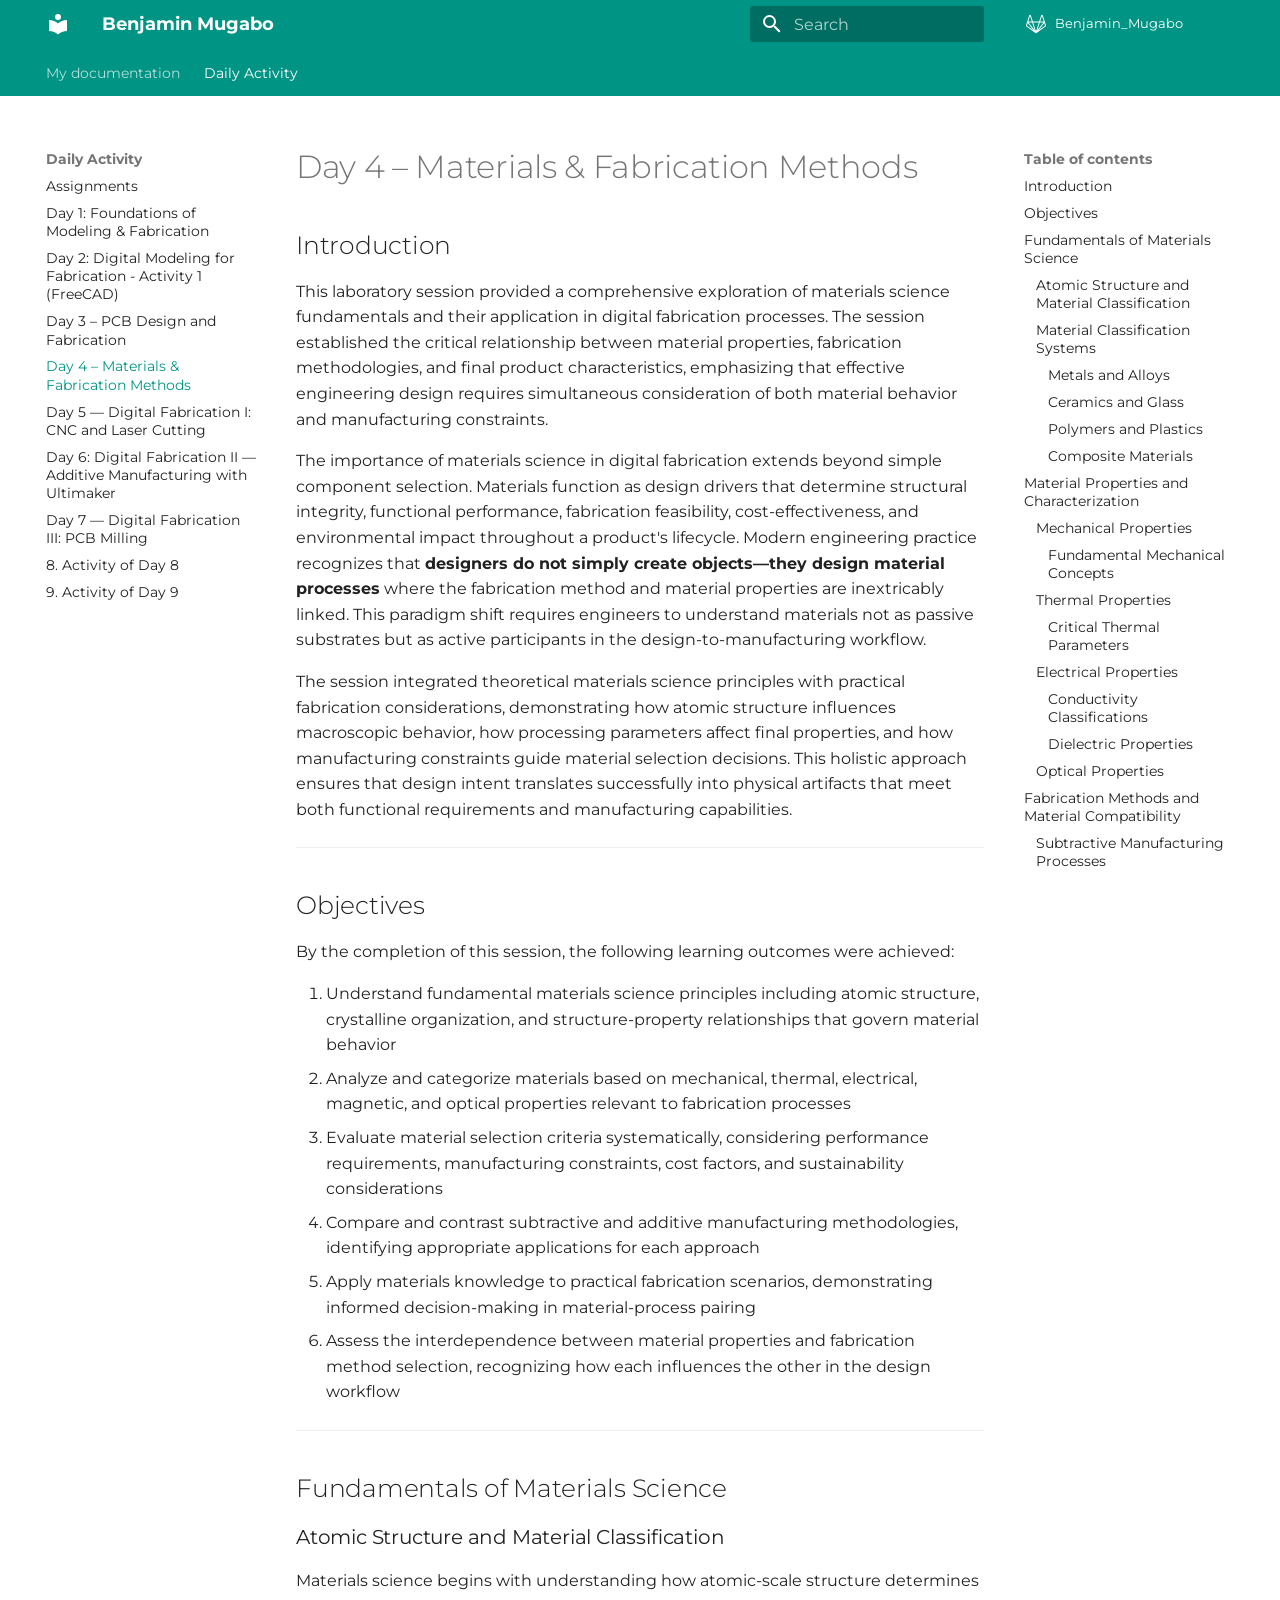
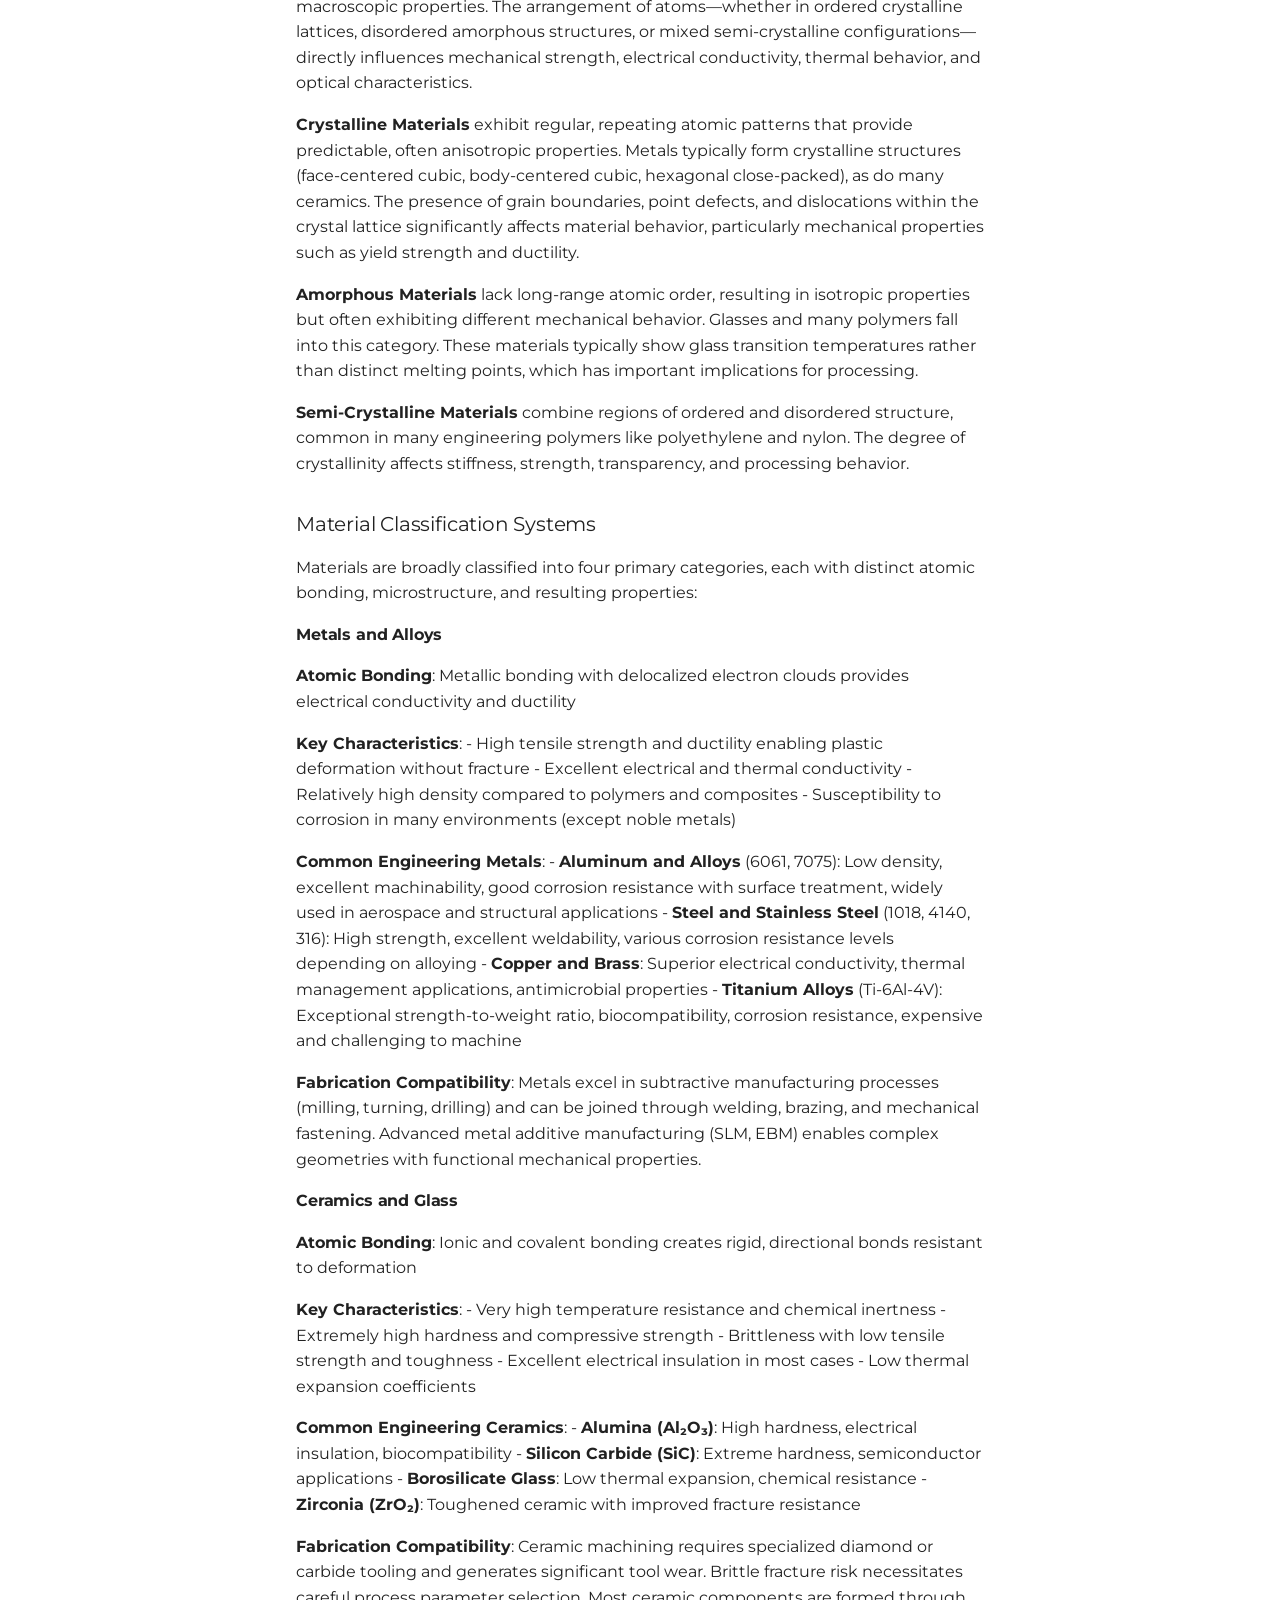
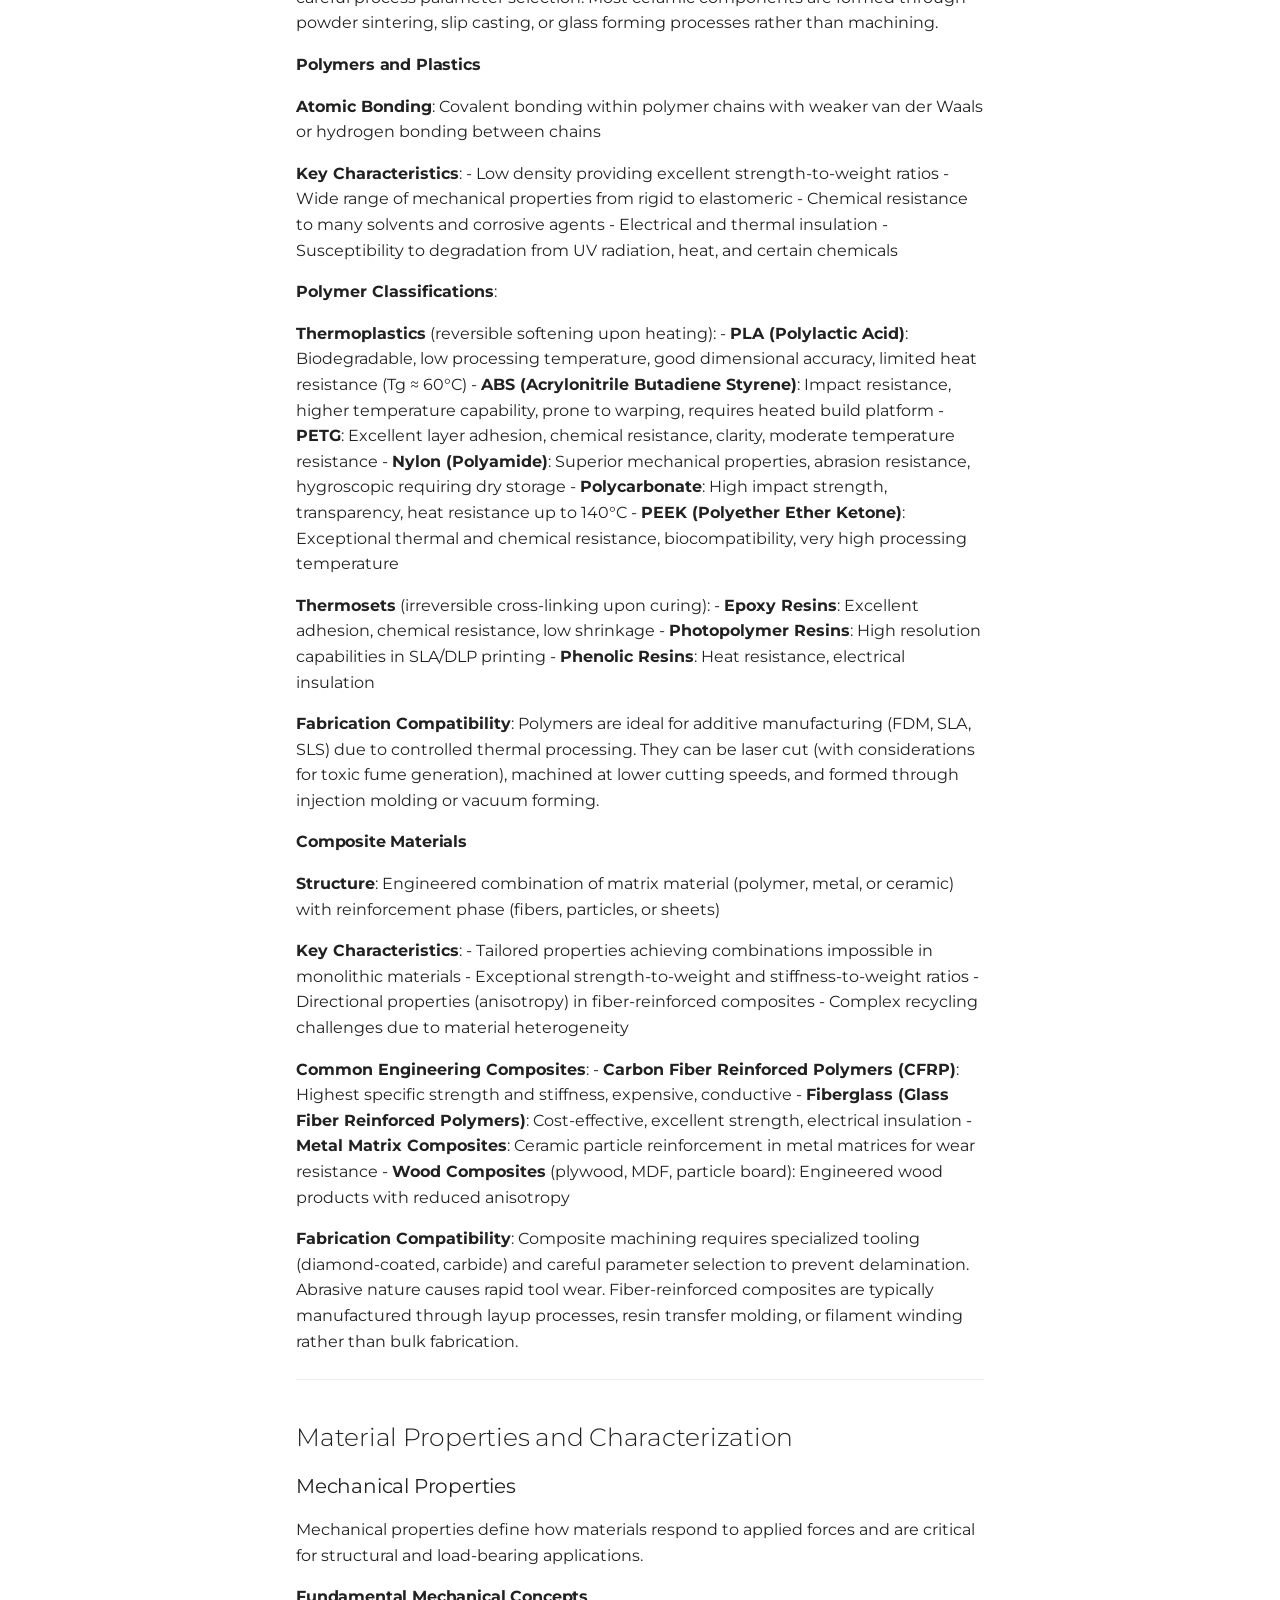
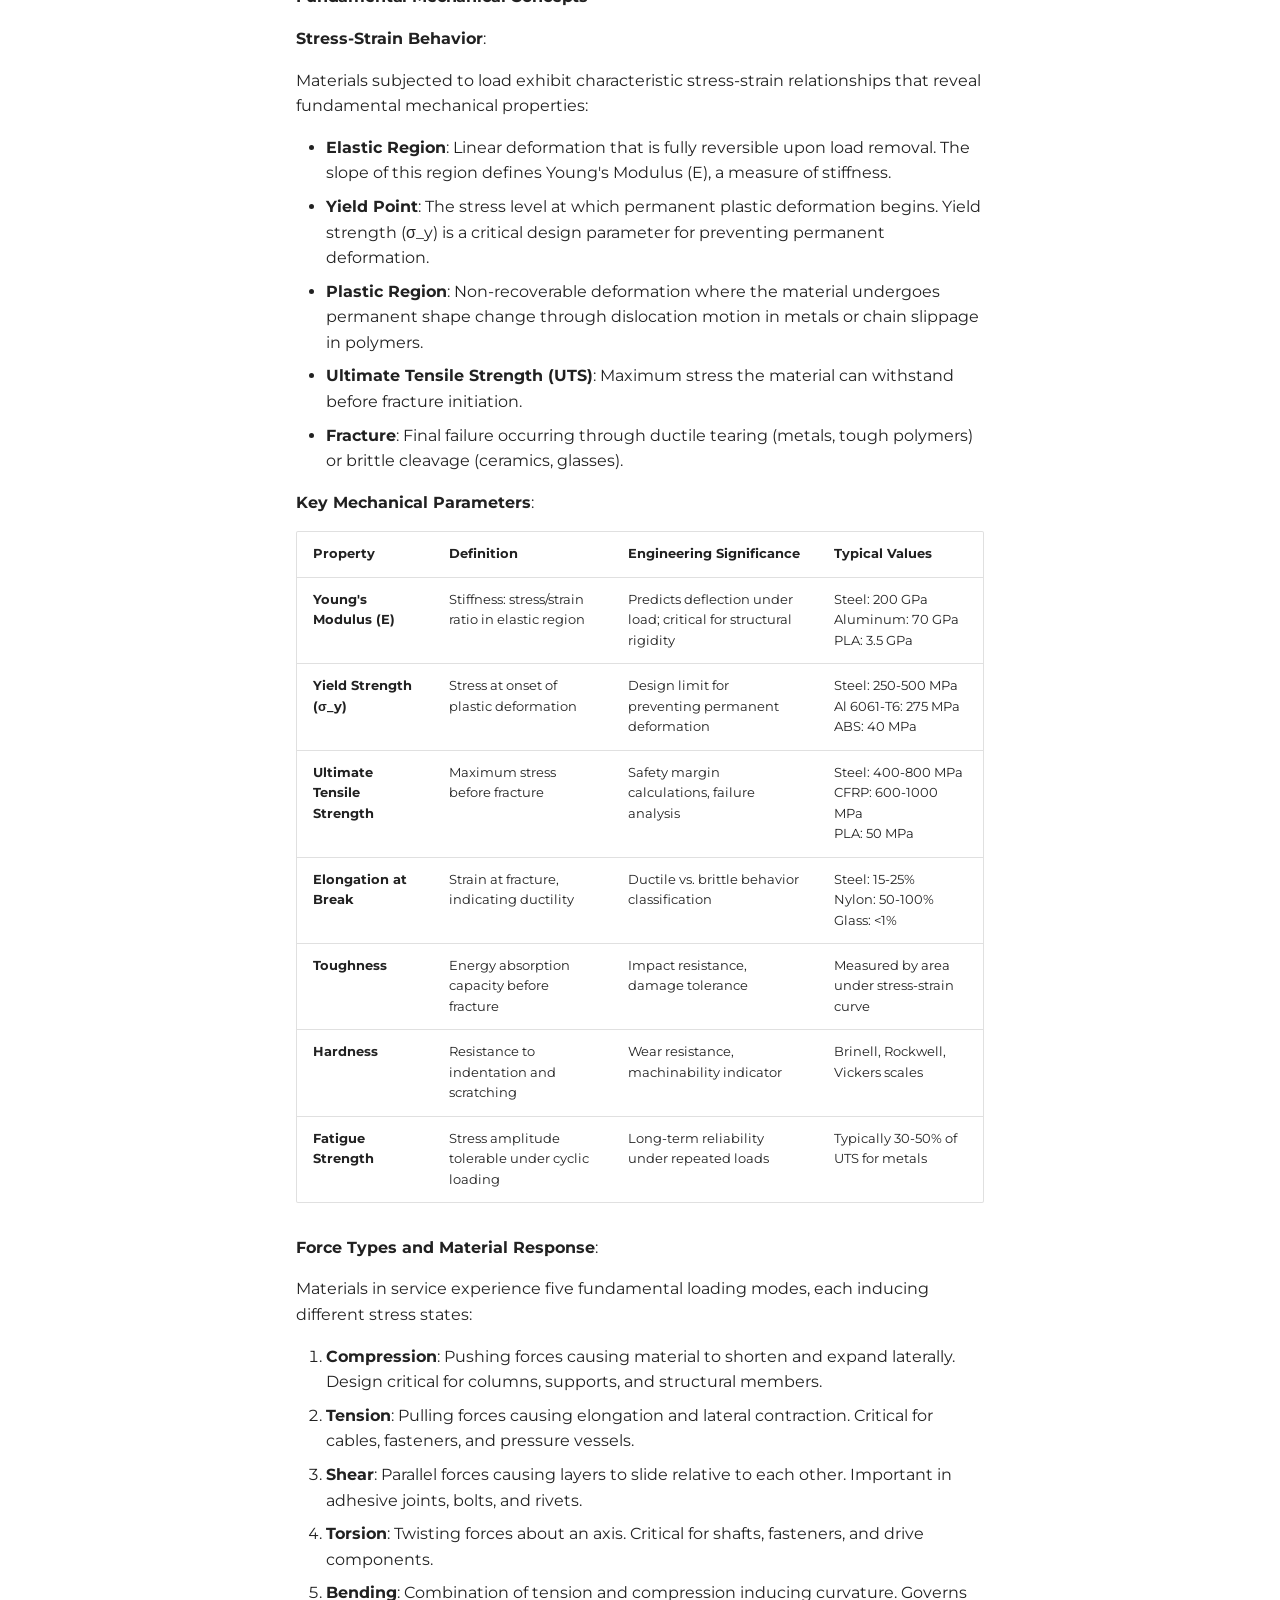
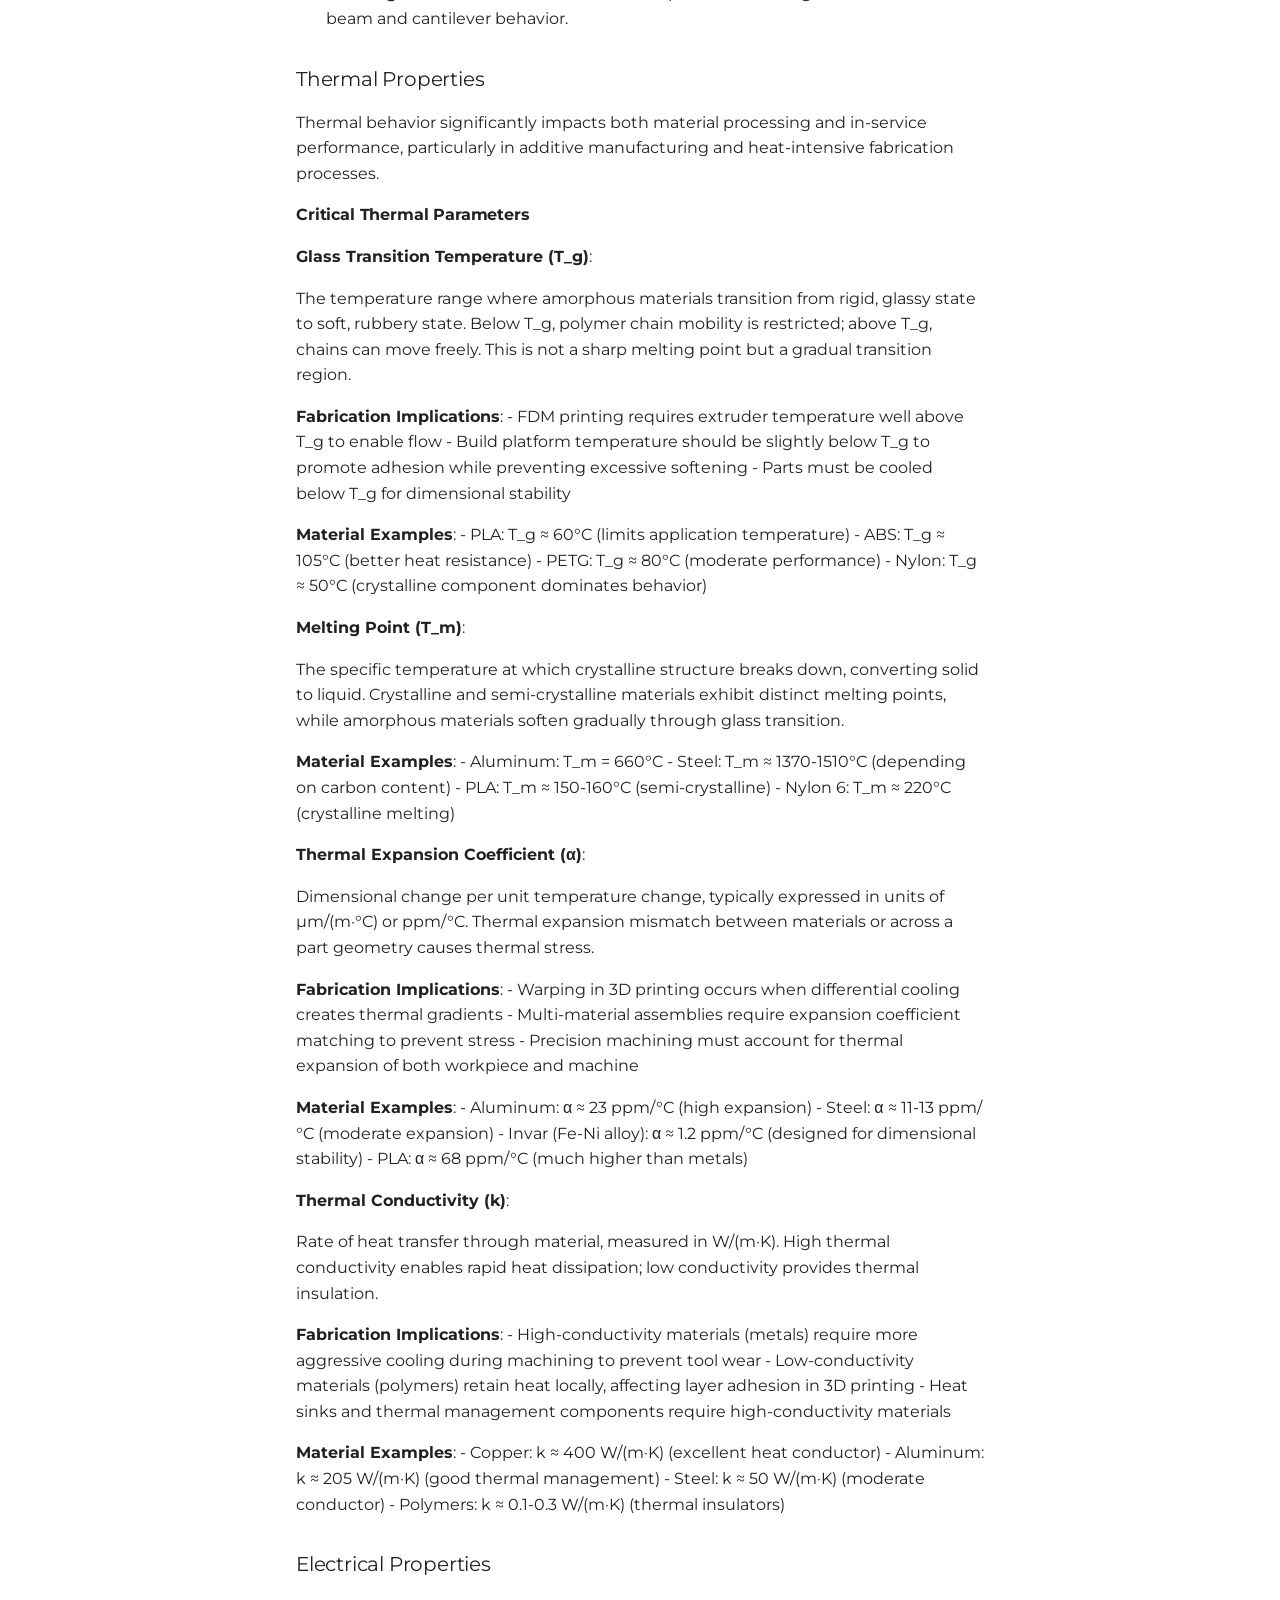
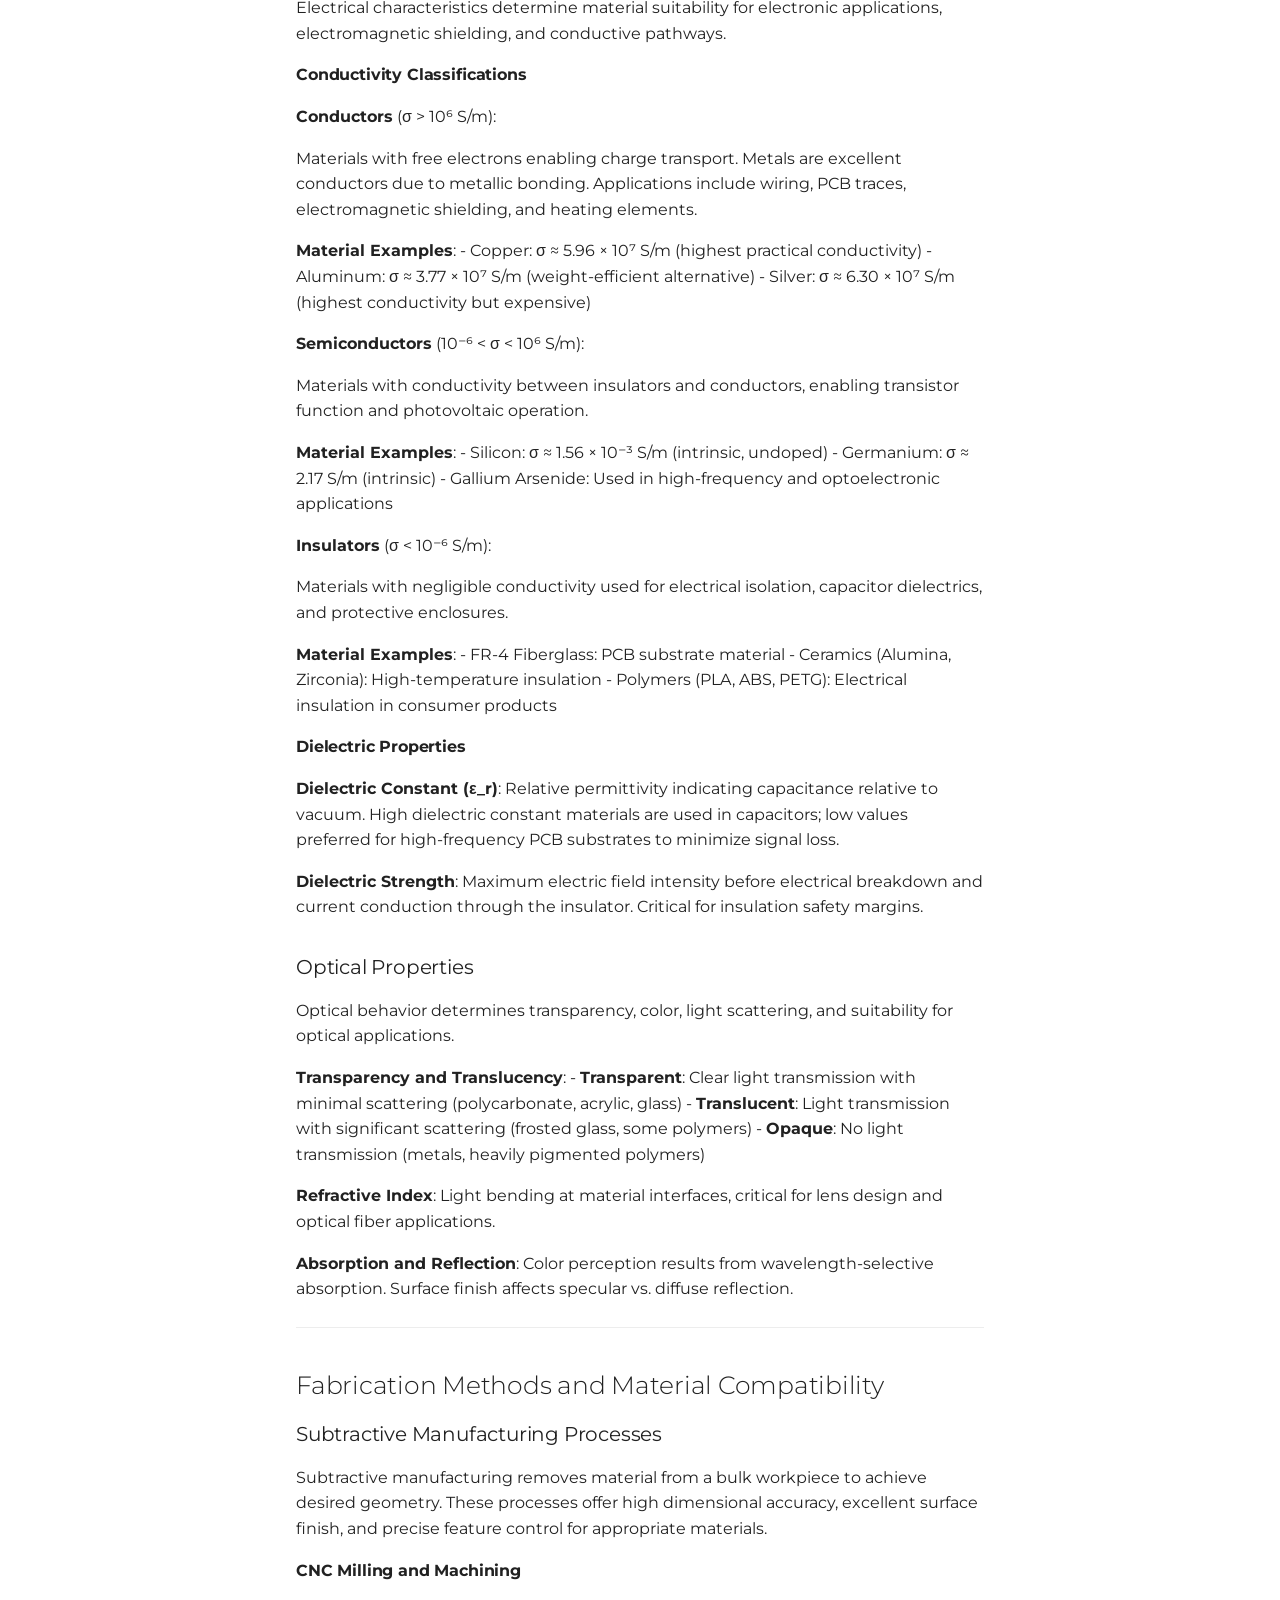
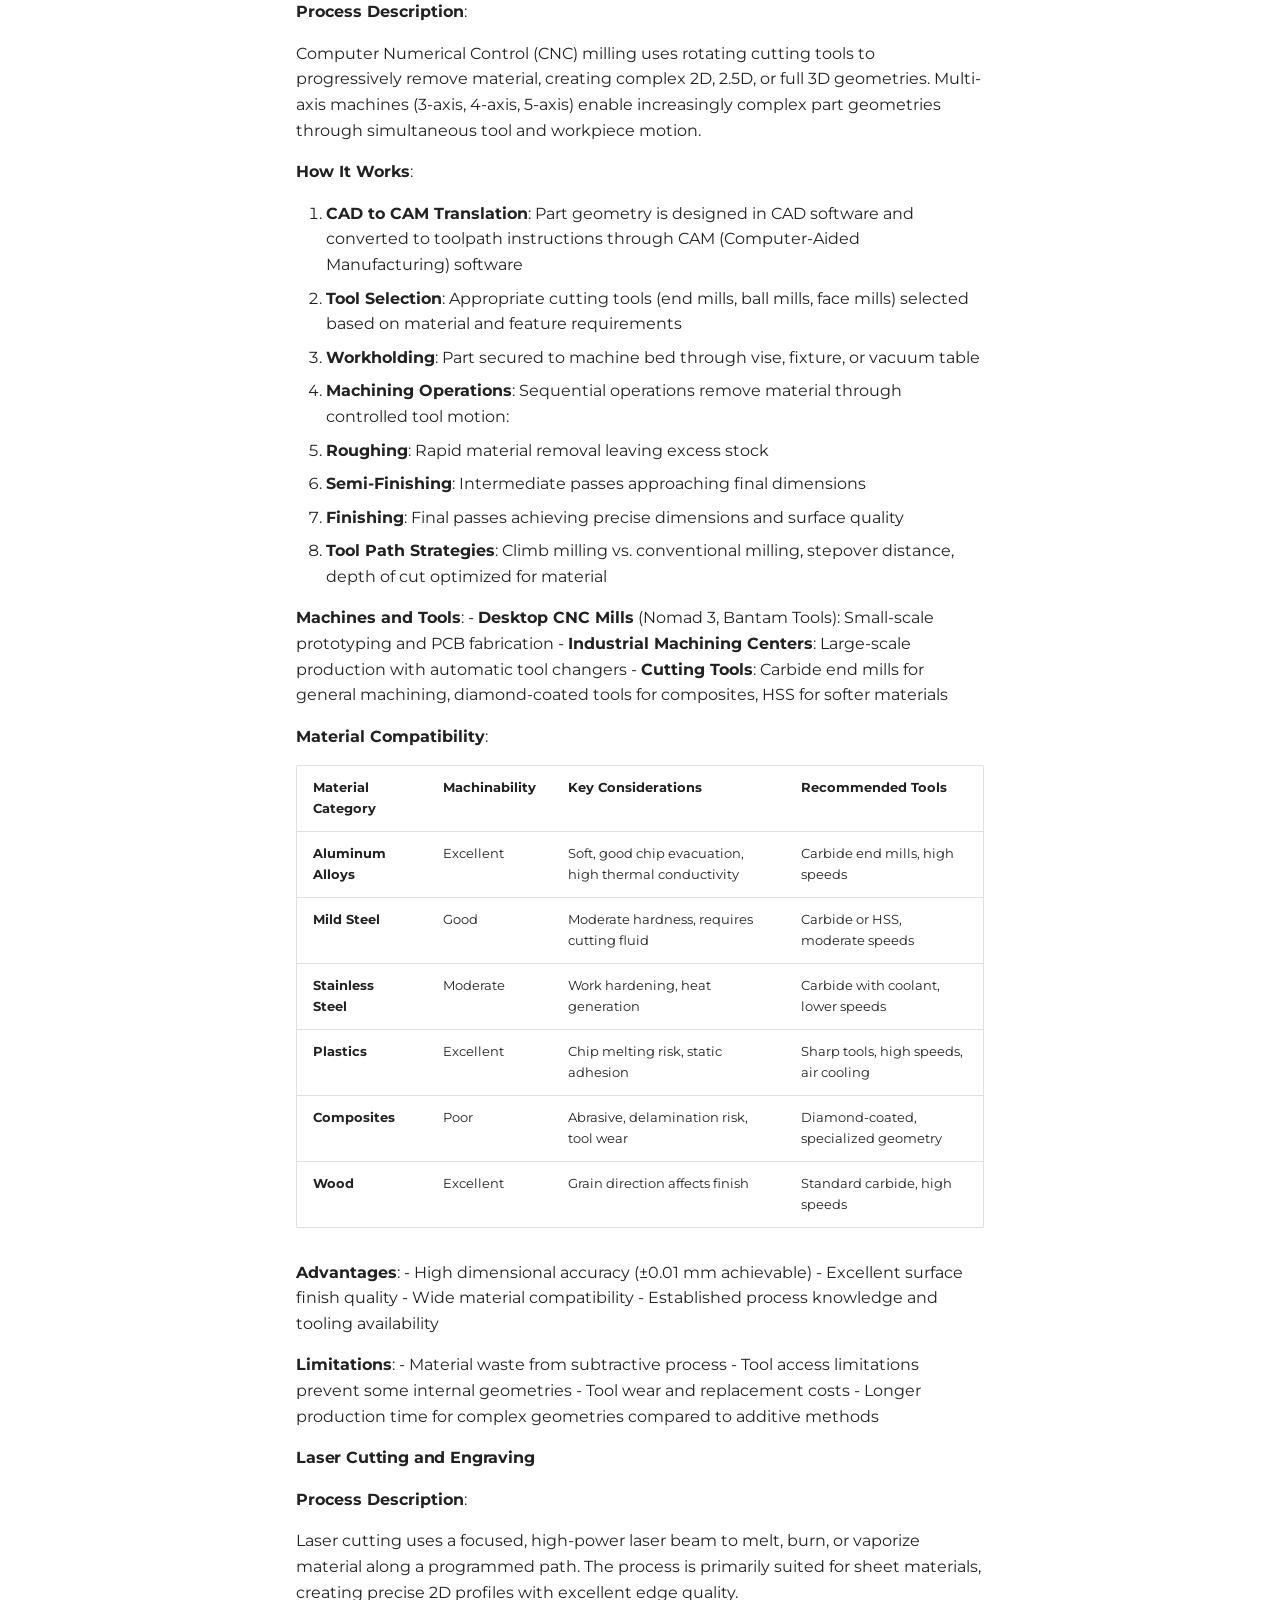
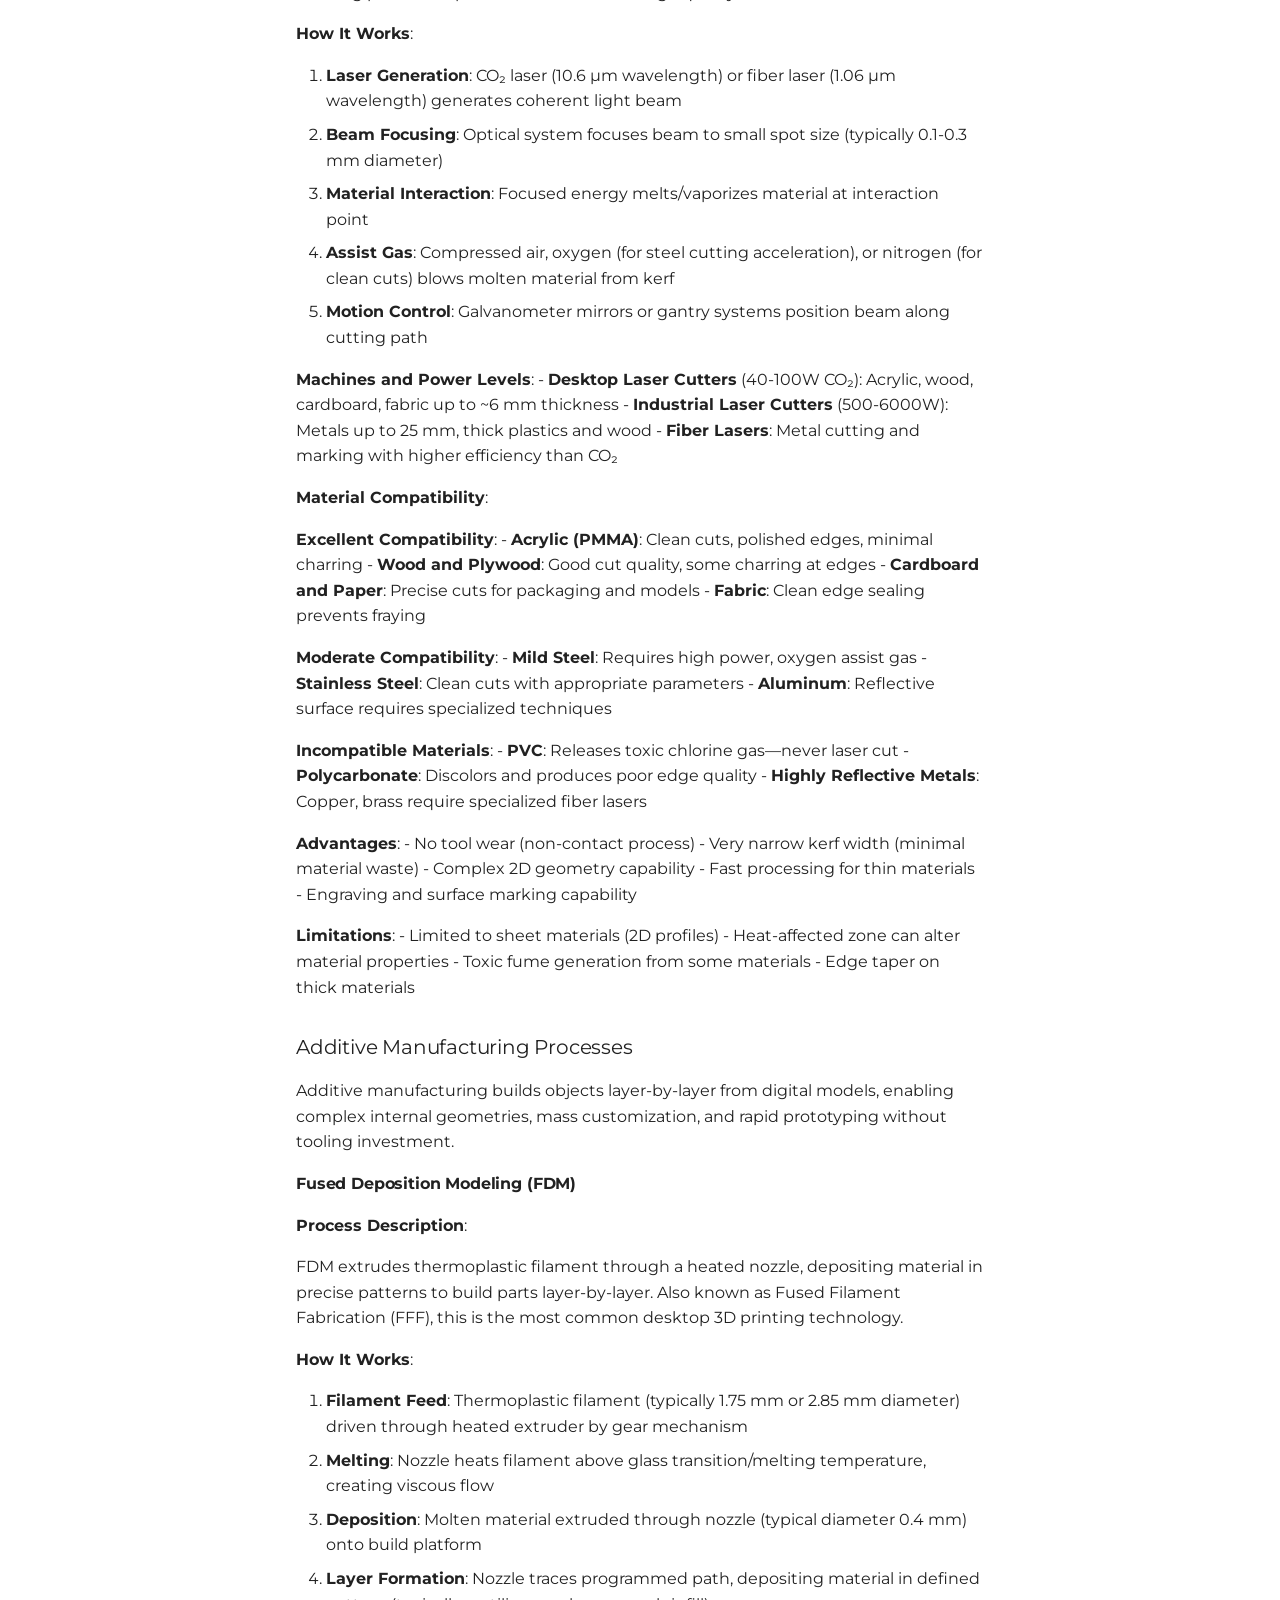
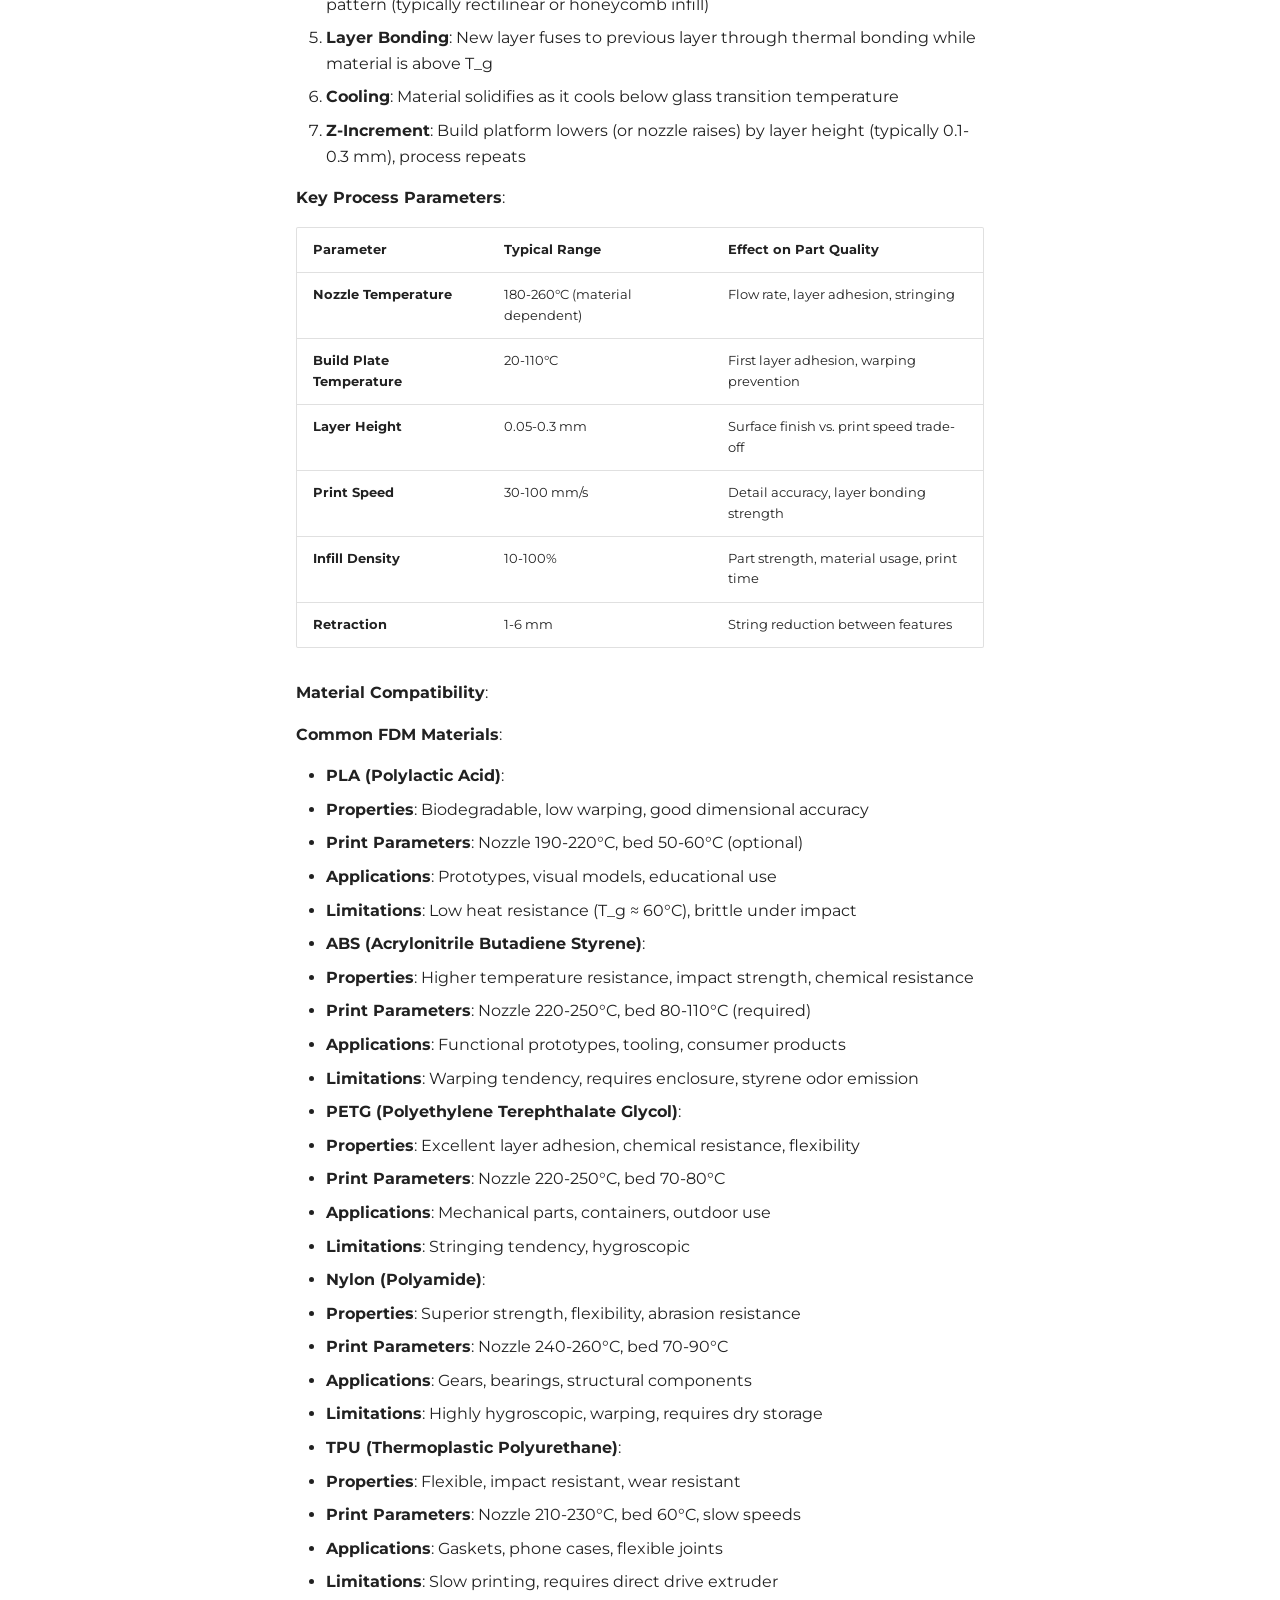
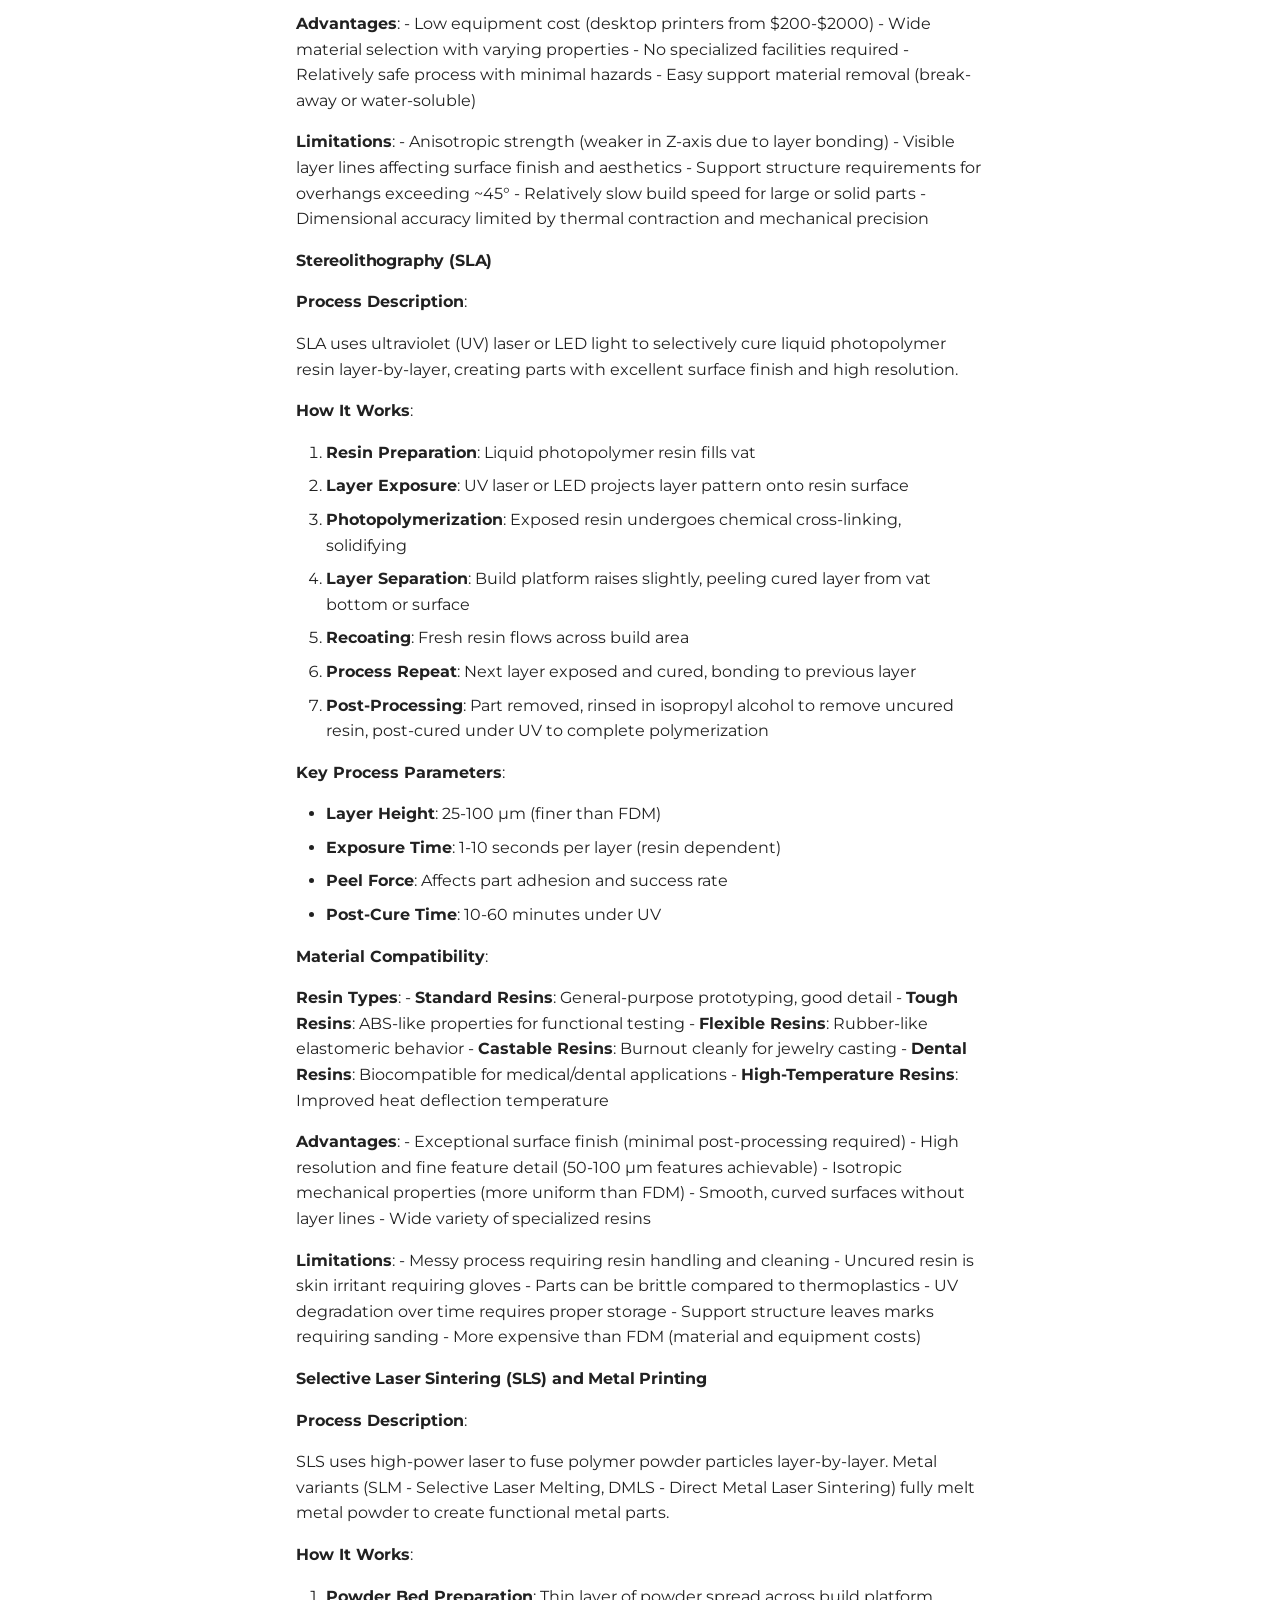
<file: Daily-Activity/day_4/index.html>
<!DOCTYPE html><html lang="en" class="no-js"><head>
    
      <meta charset="utf-8">
      <meta name="viewport" content="width=device-width,initial-scale=1">
      
        <meta name="description" content="Benjamin Mugabo Fabricademy site">
      
      
        <meta name="author" content="Benjamin Mugabo">
      
      
        <link rel="canonical" href="https://r-inyuru.github.io/ModelingFabricationTechnique/Daily-Activity/day_4/">
      
      
        <link rel="prev" href="../day_3/">
      
      
        <link rel="next" href="../day_5/">
      
      
        
      
      
      <link rel="icon" href="../../assets/images/favicon.png">
      <meta name="generator" content="mkdocs-1.6.1, mkdocs-material-9.7.1">
    
    
      
        <title>Day 4 – Materials &amp; Fabrication Methods - Benjamin Mugabo</title>
      
    
    
      <link rel="stylesheet" href="../../assets/stylesheets/main.484c7ddc.min.css">
      
        
        <link rel="stylesheet" href="../../assets/stylesheets/palette.ab4e12ef.min.css">
      
      


    
    
      
    
    
      
        
        
        <link rel="preconnect" href="https://fonts.gstatic.com" crossorigin>
        <link rel="stylesheet" href="https://fonts.googleapis.com/css?family=Montserrat:300,300i,400,400i,700,700i%7CRoboto+Mono:400,400i,700,700i&amp;display=fallback">
        <style>:root{--md-text-font:"Montserrat";--md-code-font:"Roboto Mono"}</style>
      
    
    
    <script>__md_scope=new URL("../..",location),__md_hash=e=>[...e].reduce(((e,_)=>(e<<5)-e+_.charCodeAt(0)),0),__md_get=(e,_=localStorage,t=__md_scope)=>JSON.parse(_.getItem(t.pathname+"."+e)),__md_set=(e,_,t=localStorage,a=__md_scope)=>{try{t.setItem(a.pathname+"."+e,JSON.stringify(_))}catch(e){}}</script>
    
      

    
    
  <link href="../../assets/stylesheets/glightbox.min.css" rel="stylesheet"><script src="../../assets/javascripts/glightbox.min.js"></script><style id="glightbox-style">
            html.glightbox-open { overflow: initial; height: 100%; }
            .gslide-title { margin-top: 0px; user-select: text; }
            .gslide-desc { color: #666; user-select: text; }
            .gslide-image img { background: white; }
            .gscrollbar-fixer { padding-right: 15px; }
            .gdesc-inner { font-size: 0.75rem; }
            body[data-md-color-scheme="slate"] .gdesc-inner { background: var(--md-default-bg-color); }
            body[data-md-color-scheme="slate"] .gslide-title { color: var(--md-default-fg-color); }
            body[data-md-color-scheme="slate"] .gslide-desc { color: var(--md-default-fg-color); }
        </style></head>
  
  
    
    
    
    
    
    <body dir="ltr" data-md-color-scheme="default" data-md-color-primary="teal" data-md-color-accent="deep-purple">
  
    
    <input class="md-toggle" data-md-toggle="drawer" type="checkbox" id="__drawer" autocomplete="off">
    <input class="md-toggle" data-md-toggle="search" type="checkbox" id="__search" autocomplete="off">
    <label class="md-overlay" for="__drawer"></label>
    <div data-md-component="skip">
      
        
        <a href="#day-4-materials-fabrication-methods" class="md-skip">
          Skip to content
        </a>
      
    </div>
    <div data-md-component="announce">
      
    </div>
    
    
      

<header class="md-header" data-md-component="header">
  <nav class="md-header__inner md-grid" aria-label="Header">
    <a href="../.." title="Benjamin Mugabo" class="md-header__button md-logo" aria-label="Benjamin Mugabo" data-md-component="logo">
      
  
  <svg xmlns="http://www.w3.org/2000/svg" viewBox="0 0 24 24"><path d="M12 8a3 3 0 0 0 3-3 3 3 0 0 0-3-3 3 3 0 0 0-3 3 3 3 0 0 0 3 3m0 3.54C9.64 9.35 6.5 8 3 8v11c3.5 0 6.64 1.35 9 3.54 2.36-2.19 5.5-3.54 9-3.54V8c-3.5 0-6.64 1.35-9 3.54"></path></svg>

    </a>
    <label class="md-header__button md-icon" for="__drawer">
      
      <svg xmlns="http://www.w3.org/2000/svg" viewBox="0 0 24 24"><path d="M3 6h18v2H3zm0 5h18v2H3zm0 5h18v2H3z"></path></svg>
    </label>
    <div class="md-header__title" data-md-component="header-title">
      <div class="md-header__ellipsis">
        <div class="md-header__topic">
          <span class="md-ellipsis">
            Benjamin Mugabo
          </span>
        </div>
        <div class="md-header__topic" data-md-component="header-topic">
          <span class="md-ellipsis">
            
              Day 4 – Materials &amp; Fabrication Methods
            
          </span>
        </div>
      </div>
    </div>
    
      
    
    
    
    
      
      
        <label class="md-header__button md-icon" for="__search">
          
          <svg xmlns="http://www.w3.org/2000/svg" viewBox="0 0 24 24"><path d="M9.5 3A6.5 6.5 0 0 1 16 9.5c0 1.61-.59 3.09-1.56 4.23l.27.27h.79l5 5-1.5 1.5-5-5v-.79l-.27-.27A6.52 6.52 0 0 1 9.5 16 6.5 6.5 0 0 1 3 9.5 6.5 6.5 0 0 1 9.5 3m0 2C7 5 5 7 5 9.5S7 14 9.5 14 14 12 14 9.5 12 5 9.5 5"></path></svg>
        </label>
        <div class="md-search" data-md-component="search" role="dialog">
  <label class="md-search__overlay" for="__search"></label>
  <div class="md-search__inner" role="search">
    <form class="md-search__form" name="search">
      <input type="text" class="md-search__input" name="query" aria-label="Search" placeholder="Search" autocapitalize="off" autocorrect="off" autocomplete="off" spellcheck="false" data-md-component="search-query" required>
      <label class="md-search__icon md-icon" for="__search">
        
        <svg xmlns="http://www.w3.org/2000/svg" viewBox="0 0 24 24"><path d="M9.5 3A6.5 6.5 0 0 1 16 9.5c0 1.61-.59 3.09-1.56 4.23l.27.27h.79l5 5-1.5 1.5-5-5v-.79l-.27-.27A6.52 6.52 0 0 1 9.5 16 6.5 6.5 0 0 1 3 9.5 6.5 6.5 0 0 1 9.5 3m0 2C7 5 5 7 5 9.5S7 14 9.5 14 14 12 14 9.5 12 5 9.5 5"></path></svg>
        
        <svg xmlns="http://www.w3.org/2000/svg" viewBox="0 0 24 24"><path d="M20 11v2H8l5.5 5.5-1.42 1.42L4.16 12l7.92-7.92L13.5 5.5 8 11z"></path></svg>
      </label>
      <nav class="md-search__options" aria-label="Search">
        
        <button type="reset" class="md-search__icon md-icon" title="Clear" aria-label="Clear" tabindex="-1">
          
          <svg xmlns="http://www.w3.org/2000/svg" viewBox="0 0 24 24"><path d="M19 6.41 17.59 5 12 10.59 6.41 5 5 6.41 10.59 12 5 17.59 6.41 19 12 13.41 17.59 19 19 17.59 13.41 12z"></path></svg>
        </button>
      </nav>
      
    </form>
    <div class="md-search__output">
      <div class="md-search__scrollwrap" tabindex="0" data-md-scrollfix>
        <div class="md-search-result" data-md-component="search-result">
          <div class="md-search-result__meta">
            Initializing search
          </div>
          <ol class="md-search-result__list" role="presentation"></ol>
        </div>
      </div>
    </div>
  </div>
</div>
      
    
    
      <div class="md-header__source">
        <a href="https://github.com/benjaminmugabob/Benjamin_Mugabo" title="Go to repository" class="md-source" data-md-component="source">
  <div class="md-source__icon md-icon">
    
    <svg xmlns="http://www.w3.org/2000/svg" viewBox="0 0 24 24"><path d="m21.94 13.11-1.05-3.22c0-.03-.01-.06-.02-.09l-2.11-6.48a.86.86 0 0 0-.8-.57c-.36 0-.68.25-.79.58l-2 6.17H8.84L6.83 3.33a.85.85 0 0 0-.79-.58c-.37 0-.69.25-.8.58L3.13 9.82v.01l-1.07 3.28c-.16.5.01 1.04.44 1.34l9.22 6.71c.17.12.39.12.56-.01l9.22-6.7c.43-.3.6-.84.44-1.34M8.15 10.45l2.57 7.91-6.17-7.91m8.73 7.92 2.47-7.59.1-.33h3.61l-5.59 7.16m4.1-13.67 1.81 5.56h-3.62m-1.3.95-1.79 5.51L12 19.24l-2.86-8.79M6.03 3.94 7.84 9.5H4.23m-1.18 4.19c-.09-.07-.13-.19-.09-.29l.79-2.43 5.82 7.45m11.38-4.73-6.51 4.73.02-.03 5.79-7.42.79 2.43c.04.1 0 .22-.09.29"></path></svg>
  </div>
  <div class="md-source__repository">
    Benjamin_Mugabo
  </div>
</a>
      </div>
    
  </nav>
  
</header>
    
    <div class="md-container" data-md-component="container">
      
      
        
          
            
<nav class="md-tabs" aria-label="Tabs" data-md-component="tabs">
  <div class="md-grid">
    <ul class="md-tabs__list">
      
        
  
  
  
  
    <li class="md-tabs__item">
      <a href="../.." class="md-tabs__link">
        
  
  
    
  
  My documentation

      </a>
    </li>
  

      
        
  
  
  
    
  
  
    
    
      <li class="md-tabs__item md-tabs__item--active">
        <a href="../" class="md-tabs__link">
          
  
  
  Daily Activity

        </a>
      </li>
    
  

      
    </ul>
  </div>
</nav>
          
        
      
      <main class="md-main" data-md-component="main">
        <div class="md-main__inner md-grid">
          
            
              
              <div class="md-sidebar md-sidebar--primary" data-md-component="sidebar" data-md-type="navigation">
                <div class="md-sidebar__scrollwrap">
                  <div class="md-sidebar__inner">
                    


  


<nav class="md-nav md-nav--primary md-nav--lifted" aria-label="Navigation" data-md-level="0">
  <label class="md-nav__title" for="__drawer">
    <a href="../.." title="Benjamin Mugabo" class="md-nav__button md-logo" aria-label="Benjamin Mugabo" data-md-component="logo">
      
  
  <svg xmlns="http://www.w3.org/2000/svg" viewBox="0 0 24 24"><path d="M12 8a3 3 0 0 0 3-3 3 3 0 0 0-3-3 3 3 0 0 0-3 3 3 3 0 0 0 3 3m0 3.54C9.64 9.35 6.5 8 3 8v11c3.5 0 6.64 1.35 9 3.54 2.36-2.19 5.5-3.54 9-3.54V8c-3.5 0-6.64 1.35-9 3.54"></path></svg>

    </a>
    Benjamin Mugabo
  </label>
  
    <div class="md-nav__source">
      <a href="https://github.com/benjaminmugabob/Benjamin_Mugabo" title="Go to repository" class="md-source" data-md-component="source">
  <div class="md-source__icon md-icon">
    
    <svg xmlns="http://www.w3.org/2000/svg" viewBox="0 0 24 24"><path d="m21.94 13.11-1.05-3.22c0-.03-.01-.06-.02-.09l-2.11-6.48a.86.86 0 0 0-.8-.57c-.36 0-.68.25-.79.58l-2 6.17H8.84L6.83 3.33a.85.85 0 0 0-.79-.58c-.37 0-.69.25-.8.58L3.13 9.82v.01l-1.07 3.28c-.16.5.01 1.04.44 1.34l9.22 6.71c.17.12.39.12.56-.01l9.22-6.7c.43-.3.6-.84.44-1.34M8.15 10.45l2.57 7.91-6.17-7.91m8.73 7.92 2.47-7.59.1-.33h3.61l-5.59 7.16m4.1-13.67 1.81 5.56h-3.62m-1.3.95-1.79 5.51L12 19.24l-2.86-8.79M6.03 3.94 7.84 9.5H4.23m-1.18 4.19c-.09-.07-.13-.19-.09-.29l.79-2.43 5.82 7.45m11.38-4.73-6.51 4.73.02-.03 5.79-7.42.79 2.43c.04.1 0 .22-.09.29"></path></svg>
  </div>
  <div class="md-source__repository">
    Benjamin_Mugabo
  </div>
</a>
    </div>
  
  <ul class="md-nav__list" data-md-scrollfix>
    
      
      
  
  
  
  
    <li class="md-nav__item">
      <a href="../.." class="md-nav__link">
        
  
  
  <span class="md-ellipsis">
    
  
    My documentation
  

    
  </span>
  
  

      </a>
    </li>
  

    
      
      
  
  
    
  
  
  
    
    
    
    
      
        
        
      
      
    
    
    <li class="md-nav__item md-nav__item--active md-nav__item--section md-nav__item--nested">
      
        
        
        <input class="md-nav__toggle md-toggle " type="checkbox" id="__nav_2" checked>
        
          
          <label class="md-nav__link" for="__nav_2" id="__nav_2_label" tabindex="">
            
  
  
  <span class="md-ellipsis">
    
  
    Daily Activity
  

    
  </span>
  
  

            <span class="md-nav__icon md-icon"></span>
          </label>
        
        <nav class="md-nav" data-md-level="1" aria-labelledby="__nav_2_label" aria-expanded="true">
          <label class="md-nav__title" for="__nav_2">
            <span class="md-nav__icon md-icon"></span>
            
  
    Daily Activity
  

          </label>
          <ul class="md-nav__list" data-md-scrollfix>
            
              
                
  
  
  
  
    <li class="md-nav__item">
      <a href="../" class="md-nav__link">
        
  
  
  <span class="md-ellipsis">
    
  
    Assignments
  

    
  </span>
  
  

      </a>
    </li>
  

              
            
              
                
  
  
  
  
    <li class="md-nav__item">
      <a href="../day_1/" class="md-nav__link">
        
  
  
  <span class="md-ellipsis">
    
  
    Day 1: Foundations of Modeling &amp; Fabrication
  

    
  </span>
  
  

      </a>
    </li>
  

              
            
              
                
  
  
  
  
    <li class="md-nav__item">
      <a href="../day_2/" class="md-nav__link">
        
  
  
  <span class="md-ellipsis">
    
  
    Day 2: Digital Modeling for Fabrication - Activity 1 (FreeCAD)
  

    
  </span>
  
  

      </a>
    </li>
  

              
            
              
                
  
  
  
  
    <li class="md-nav__item">
      <a href="../day_3/" class="md-nav__link">
        
  
  
  <span class="md-ellipsis">
    
  
    Day 3 – PCB Design and Fabrication
  

    
  </span>
  
  

      </a>
    </li>
  

              
            
              
                
  
  
    
  
  
  
    <li class="md-nav__item md-nav__item--active">
      
      <input class="md-nav__toggle md-toggle" type="checkbox" id="__toc">
      
      
        
      
      
        <label class="md-nav__link md-nav__link--active" for="__toc">
          
  
  
  <span class="md-ellipsis">
    
  
    Day 4 – Materials &amp; Fabrication Methods
  

    
  </span>
  
  

          <span class="md-nav__icon md-icon"></span>
        </label>
      
      <a href="./" class="md-nav__link md-nav__link--active">
        
  
  
  <span class="md-ellipsis">
    
  
    Day 4 – Materials &amp; Fabrication Methods
  

    
  </span>
  
  

      </a>
      
        

<nav class="md-nav md-nav--secondary" aria-label="Table of contents">
  
  
  
    
  
  
    <label class="md-nav__title" for="__toc">
      <span class="md-nav__icon md-icon"></span>
      Table of contents
    </label>
    <ul class="md-nav__list" data-md-component="toc" data-md-scrollfix>
      
        <li class="md-nav__item">
  <a href="#introduction" class="md-nav__link">
    <span class="md-ellipsis">
      
        Introduction
      
    </span>
  </a>
  
</li>
      
        <li class="md-nav__item">
  <a href="#objectives" class="md-nav__link">
    <span class="md-ellipsis">
      
        Objectives
      
    </span>
  </a>
  
</li>
      
        <li class="md-nav__item">
  <a href="#fundamentals-of-materials-science" class="md-nav__link">
    <span class="md-ellipsis">
      
        Fundamentals of Materials Science
      
    </span>
  </a>
  
    <nav class="md-nav" aria-label="Fundamentals of Materials Science">
      <ul class="md-nav__list">
        
          <li class="md-nav__item">
  <a href="#atomic-structure-and-material-classification" class="md-nav__link">
    <span class="md-ellipsis">
      
        Atomic Structure and Material Classification
      
    </span>
  </a>
  
</li>
        
          <li class="md-nav__item">
  <a href="#material-classification-systems" class="md-nav__link">
    <span class="md-ellipsis">
      
        Material Classification Systems
      
    </span>
  </a>
  
    <nav class="md-nav" aria-label="Material Classification Systems">
      <ul class="md-nav__list">
        
          <li class="md-nav__item">
  <a href="#metals-and-alloys" class="md-nav__link">
    <span class="md-ellipsis">
      
        Metals and Alloys
      
    </span>
  </a>
  
</li>
        
          <li class="md-nav__item">
  <a href="#ceramics-and-glass" class="md-nav__link">
    <span class="md-ellipsis">
      
        Ceramics and Glass
      
    </span>
  </a>
  
</li>
        
          <li class="md-nav__item">
  <a href="#polymers-and-plastics" class="md-nav__link">
    <span class="md-ellipsis">
      
        Polymers and Plastics
      
    </span>
  </a>
  
</li>
        
          <li class="md-nav__item">
  <a href="#composite-materials" class="md-nav__link">
    <span class="md-ellipsis">
      
        Composite Materials
      
    </span>
  </a>
  
</li>
        
      </ul>
    </nav>
  
</li>
        
      </ul>
    </nav>
  
</li>
      
        <li class="md-nav__item">
  <a href="#material-properties-and-characterization" class="md-nav__link">
    <span class="md-ellipsis">
      
        Material Properties and Characterization
      
    </span>
  </a>
  
    <nav class="md-nav" aria-label="Material Properties and Characterization">
      <ul class="md-nav__list">
        
          <li class="md-nav__item">
  <a href="#mechanical-properties" class="md-nav__link">
    <span class="md-ellipsis">
      
        Mechanical Properties
      
    </span>
  </a>
  
    <nav class="md-nav" aria-label="Mechanical Properties">
      <ul class="md-nav__list">
        
          <li class="md-nav__item">
  <a href="#fundamental-mechanical-concepts" class="md-nav__link">
    <span class="md-ellipsis">
      
        Fundamental Mechanical Concepts
      
    </span>
  </a>
  
</li>
        
      </ul>
    </nav>
  
</li>
        
          <li class="md-nav__item">
  <a href="#thermal-properties" class="md-nav__link">
    <span class="md-ellipsis">
      
        Thermal Properties
      
    </span>
  </a>
  
    <nav class="md-nav" aria-label="Thermal Properties">
      <ul class="md-nav__list">
        
          <li class="md-nav__item">
  <a href="#critical-thermal-parameters" class="md-nav__link">
    <span class="md-ellipsis">
      
        Critical Thermal Parameters
      
    </span>
  </a>
  
</li>
        
      </ul>
    </nav>
  
</li>
        
          <li class="md-nav__item">
  <a href="#electrical-properties" class="md-nav__link">
    <span class="md-ellipsis">
      
        Electrical Properties
      
    </span>
  </a>
  
    <nav class="md-nav" aria-label="Electrical Properties">
      <ul class="md-nav__list">
        
          <li class="md-nav__item">
  <a href="#conductivity-classifications" class="md-nav__link">
    <span class="md-ellipsis">
      
        Conductivity Classifications
      
    </span>
  </a>
  
</li>
        
          <li class="md-nav__item">
  <a href="#dielectric-properties" class="md-nav__link">
    <span class="md-ellipsis">
      
        Dielectric Properties
      
    </span>
  </a>
  
</li>
        
      </ul>
    </nav>
  
</li>
        
          <li class="md-nav__item">
  <a href="#optical-properties" class="md-nav__link">
    <span class="md-ellipsis">
      
        Optical Properties
      
    </span>
  </a>
  
</li>
        
      </ul>
    </nav>
  
</li>
      
        <li class="md-nav__item">
  <a href="#fabrication-methods-and-material-compatibility" class="md-nav__link">
    <span class="md-ellipsis">
      
        Fabrication Methods and Material Compatibility
      
    </span>
  </a>
  
    <nav class="md-nav" aria-label="Fabrication Methods and Material Compatibility">
      <ul class="md-nav__list">
        
          <li class="md-nav__item">
  <a href="#subtractive-manufacturing-processes" class="md-nav__link">
    <span class="md-ellipsis">
      
        Subtractive Manufacturing Processes
      
    </span>
  </a>
  
    <nav class="md-nav" aria-label="Subtractive Manufacturing Processes">
      <ul class="md-nav__list">
        
          <li class="md-nav__item">
  <a href="#cnc-milling-and-machining" class="md-nav__link">
    <span class="md-ellipsis">
      
        CNC Milling and Machining
      
    </span>
  </a>
  
</li>
        
          <li class="md-nav__item">
  <a href="#laser-cutting-and-engraving" class="md-nav__link">
    <span class="md-ellipsis">
      
        Laser Cutting and Engraving
      
    </span>
  </a>
  
</li>
        
      </ul>
    </nav>
  
</li>
        
          <li class="md-nav__item">
  <a href="#additive-manufacturing-processes" class="md-nav__link">
    <span class="md-ellipsis">
      
        Additive Manufacturing Processes
      
    </span>
  </a>
  
    <nav class="md-nav" aria-label="Additive Manufacturing Processes">
      <ul class="md-nav__list">
        
          <li class="md-nav__item">
  <a href="#fused-deposition-modeling-fdm" class="md-nav__link">
    <span class="md-ellipsis">
      
        Fused Deposition Modeling (FDM)
      
    </span>
  </a>
  
</li>
        
          <li class="md-nav__item">
  <a href="#stereolithography-sla" class="md-nav__link">
    <span class="md-ellipsis">
      
        Stereolithography (SLA)
      
    </span>
  </a>
  
</li>
        
          <li class="md-nav__item">
  <a href="#selective-laser-sintering-sls-and-metal-printing" class="md-nav__link">
    <span class="md-ellipsis">
      
        Selective Laser Sintering (SLS) and Metal Printing
      
    </span>
  </a>
  
</li>
        
      </ul>
    </nav>
  
</li>
        
      </ul>
    </nav>
  
</li>
      
        <li class="md-nav__item">
  <a href="#material-selection-methodology" class="md-nav__link">
    <span class="md-ellipsis">
      
        Material Selection Methodology
      
    </span>
  </a>
  
    <nav class="md-nav" aria-label="Material Selection Methodology">
      <ul class="md-nav__list">
        
          <li class="md-nav__item">
  <a href="#design-requirements-analysis" class="md-nav__link">
    <span class="md-ellipsis">
      
        Design Requirements Analysis
      
    </span>
  </a>
  
</li>
        
          <li class="md-nav__item">
  <a href="#selection-decision-framework" class="md-nav__link">
    <span class="md-ellipsis">
      
        Selection Decision Framework
      
    </span>
  </a>
  
</li>
        
      </ul>
    </nav>
  
</li>
      
        <li class="md-nav__item">
  <a href="#practical-material-behavior-and-process-optimization" class="md-nav__link">
    <span class="md-ellipsis">
      
        Practical Material Behavior and Process Optimization
      
    </span>
  </a>
  
    <nav class="md-nav" aria-label="Practical Material Behavior and Process Optimization">
      <ul class="md-nav__list">
        
          <li class="md-nav__item">
  <a href="#common-fabrication-challenges-and-solutions" class="md-nav__link">
    <span class="md-ellipsis">
      
        Common Fabrication Challenges and Solutions
      
    </span>
  </a>
  
    <nav class="md-nav" aria-label="Common Fabrication Challenges and Solutions">
      <ul class="md-nav__list">
        
          <li class="md-nav__item">
  <a href="#challenge-1-warping-in-3d-printing" class="md-nav__link">
    <span class="md-ellipsis">
      
        Challenge 1: Warping in 3D Printing
      
    </span>
  </a>
  
</li>
        
          <li class="md-nav__item">
  <a href="#challenge-2-layer-delamination" class="md-nav__link">
    <span class="md-ellipsis">
      
        Challenge 2: Layer Delamination
      
    </span>
  </a>
  
</li>
        
          <li class="md-nav__item">
  <a href="#challenge-3-tool-wear-in-composite-machining" class="md-nav__link">
    <span class="md-ellipsis">
      
        Challenge 3: Tool Wear in Composite Machining
      
    </span>
  </a>
  
</li>
        
      </ul>
    </nav>
  
</li>
        
      </ul>
    </nav>
  
</li>
      
        <li class="md-nav__item">
  <a href="#safety-considerations-in-materials-and-fabrication" class="md-nav__link">
    <span class="md-ellipsis">
      
        Safety Considerations in Materials and Fabrication
      
    </span>
  </a>
  
    <nav class="md-nav" aria-label="Safety Considerations in Materials and Fabrication">
      <ul class="md-nav__list">
        
          <li class="md-nav__item">
  <a href="#material-handling-hazards" class="md-nav__link">
    <span class="md-ellipsis">
      
        Material Handling Hazards
      
    </span>
  </a>
  
</li>
        
          <li class="md-nav__item">
  <a href="#machine-operation-safety" class="md-nav__link">
    <span class="md-ellipsis">
      
        Machine Operation Safety
      
    </span>
  </a>
  
</li>
        
          <li class="md-nav__item">
  <a href="#material-sustainability-and-environmental-impact" class="md-nav__link">
    <span class="md-ellipsis">
      
        Material Sustainability and Environmental Impact
      
    </span>
  </a>
  
</li>
        
      </ul>
    </nav>
  
</li>
      
        <li class="md-nav__item">
  <a href="#emerging-trends-and-advanced-materials" class="md-nav__link">
    <span class="md-ellipsis">
      
        Emerging Trends and Advanced Materials
      
    </span>
  </a>
  
    <nav class="md-nav" aria-label="Emerging Trends and Advanced Materials">
      <ul class="md-nav__list">
        
          <li class="md-nav__item">
  <a href="#smart-and-functional-materials" class="md-nav__link">
    <span class="md-ellipsis">
      
        Smart and Functional Materials
      
    </span>
  </a>
  
</li>
        
          <li class="md-nav__item">
  <a href="#multi-material-and-hybrid-fabrication" class="md-nav__link">
    <span class="md-ellipsis">
      
        Multi-Material and Hybrid Fabrication
      
    </span>
  </a>
  
</li>
        
      </ul>
    </nav>
  
</li>
      
        <li class="md-nav__item">
  <a href="#conclusion-and-key-learning-outcomes" class="md-nav__link">
    <span class="md-ellipsis">
      
        Conclusion and Key Learning Outcomes
      
    </span>
  </a>
  
</li>
      
        <li class="md-nav__item">
  <a href="#references" class="md-nav__link">
    <span class="md-ellipsis">
      
        References
      
    </span>
  </a>
  
    <nav class="md-nav" aria-label="References">
      <ul class="md-nav__list">
        
          <li class="md-nav__item">
  <a href="#online-resources" class="md-nav__link">
    <span class="md-ellipsis">
      
        Online Resources
      
    </span>
  </a>
  
</li>
        
          <li class="md-nav__item">
  <a href="#technical-standards" class="md-nav__link">
    <span class="md-ellipsis">
      
        Technical Standards
      
    </span>
  </a>
  
</li>
        
          <li class="md-nav__item">
  <a href="#course-materials" class="md-nav__link">
    <span class="md-ellipsis">
      
        Course Materials
      
    </span>
  </a>
  
</li>
        
          <li class="md-nav__item">
  <a href="#additional-reading" class="md-nav__link">
    <span class="md-ellipsis">
      
        Additional Reading
      
    </span>
  </a>
  
</li>
        
      </ul>
    </nav>
  
</li>
      
    </ul>
  
</nav>
      
    </li>
  

              
            
              
                
  
  
  
  
    <li class="md-nav__item">
      <a href="../day_5/" class="md-nav__link">
        
  
  
  <span class="md-ellipsis">
    
  
    Day 5 — Digital Fabrication I: CNC and Laser Cutting
  

    
  </span>
  
  

      </a>
    </li>
  

              
            
              
                
  
  
  
  
    <li class="md-nav__item">
      <a href="../day_6/" class="md-nav__link">
        
  
  
  <span class="md-ellipsis">
    
  
    Day 6: Digital Fabrication II — Additive Manufacturing with Ultimaker
  

    
  </span>
  
  

      </a>
    </li>
  

              
            
              
                
  
  
  
  
    <li class="md-nav__item">
      <a href="../day_7/" class="md-nav__link">
        
  
  
  <span class="md-ellipsis">
    
  
    Day 7 — Digital Fabrication III: PCB Milling
  

    
  </span>
  
  

      </a>
    </li>
  

              
            
              
                
  
  
  
  
    <li class="md-nav__item">
      <a href="../day_8/" class="md-nav__link">
        
  
  
  <span class="md-ellipsis">
    
  
    8. Activity of Day 8
  

    
  </span>
  
  

      </a>
    </li>
  

              
            
              
                
  
  
  
  
    <li class="md-nav__item">
      <a href="../day_9/" class="md-nav__link">
        
  
  
  <span class="md-ellipsis">
    
  
    9. Activity of Day 9
  

    
  </span>
  
  

      </a>
    </li>
  

              
            
          </ul>
        </nav>
      
    </li>
  

    
  </ul>
</nav>
                  </div>
                </div>
              </div>
            
            
              
              <div class="md-sidebar md-sidebar--secondary" data-md-component="sidebar" data-md-type="toc">
                <div class="md-sidebar__scrollwrap">
                  <div class="md-sidebar__inner">
                    

<nav class="md-nav md-nav--secondary" aria-label="Table of contents">
  
  
  
    
  
  
    <label class="md-nav__title" for="__toc">
      <span class="md-nav__icon md-icon"></span>
      Table of contents
    </label>
    <ul class="md-nav__list" data-md-component="toc" data-md-scrollfix>
      
        <li class="md-nav__item">
  <a href="#introduction" class="md-nav__link">
    <span class="md-ellipsis">
      
        Introduction
      
    </span>
  </a>
  
</li>
      
        <li class="md-nav__item">
  <a href="#objectives" class="md-nav__link">
    <span class="md-ellipsis">
      
        Objectives
      
    </span>
  </a>
  
</li>
      
        <li class="md-nav__item">
  <a href="#fundamentals-of-materials-science" class="md-nav__link">
    <span class="md-ellipsis">
      
        Fundamentals of Materials Science
      
    </span>
  </a>
  
    <nav class="md-nav" aria-label="Fundamentals of Materials Science">
      <ul class="md-nav__list">
        
          <li class="md-nav__item">
  <a href="#atomic-structure-and-material-classification" class="md-nav__link">
    <span class="md-ellipsis">
      
        Atomic Structure and Material Classification
      
    </span>
  </a>
  
</li>
        
          <li class="md-nav__item">
  <a href="#material-classification-systems" class="md-nav__link">
    <span class="md-ellipsis">
      
        Material Classification Systems
      
    </span>
  </a>
  
    <nav class="md-nav" aria-label="Material Classification Systems">
      <ul class="md-nav__list">
        
          <li class="md-nav__item">
  <a href="#metals-and-alloys" class="md-nav__link">
    <span class="md-ellipsis">
      
        Metals and Alloys
      
    </span>
  </a>
  
</li>
        
          <li class="md-nav__item">
  <a href="#ceramics-and-glass" class="md-nav__link">
    <span class="md-ellipsis">
      
        Ceramics and Glass
      
    </span>
  </a>
  
</li>
        
          <li class="md-nav__item">
  <a href="#polymers-and-plastics" class="md-nav__link">
    <span class="md-ellipsis">
      
        Polymers and Plastics
      
    </span>
  </a>
  
</li>
        
          <li class="md-nav__item">
  <a href="#composite-materials" class="md-nav__link">
    <span class="md-ellipsis">
      
        Composite Materials
      
    </span>
  </a>
  
</li>
        
      </ul>
    </nav>
  
</li>
        
      </ul>
    </nav>
  
</li>
      
        <li class="md-nav__item">
  <a href="#material-properties-and-characterization" class="md-nav__link">
    <span class="md-ellipsis">
      
        Material Properties and Characterization
      
    </span>
  </a>
  
    <nav class="md-nav" aria-label="Material Properties and Characterization">
      <ul class="md-nav__list">
        
          <li class="md-nav__item">
  <a href="#mechanical-properties" class="md-nav__link">
    <span class="md-ellipsis">
      
        Mechanical Properties
      
    </span>
  </a>
  
    <nav class="md-nav" aria-label="Mechanical Properties">
      <ul class="md-nav__list">
        
          <li class="md-nav__item">
  <a href="#fundamental-mechanical-concepts" class="md-nav__link">
    <span class="md-ellipsis">
      
        Fundamental Mechanical Concepts
      
    </span>
  </a>
  
</li>
        
      </ul>
    </nav>
  
</li>
        
          <li class="md-nav__item">
  <a href="#thermal-properties" class="md-nav__link">
    <span class="md-ellipsis">
      
        Thermal Properties
      
    </span>
  </a>
  
    <nav class="md-nav" aria-label="Thermal Properties">
      <ul class="md-nav__list">
        
          <li class="md-nav__item">
  <a href="#critical-thermal-parameters" class="md-nav__link">
    <span class="md-ellipsis">
      
        Critical Thermal Parameters
      
    </span>
  </a>
  
</li>
        
      </ul>
    </nav>
  
</li>
        
          <li class="md-nav__item">
  <a href="#electrical-properties" class="md-nav__link">
    <span class="md-ellipsis">
      
        Electrical Properties
      
    </span>
  </a>
  
    <nav class="md-nav" aria-label="Electrical Properties">
      <ul class="md-nav__list">
        
          <li class="md-nav__item">
  <a href="#conductivity-classifications" class="md-nav__link">
    <span class="md-ellipsis">
      
        Conductivity Classifications
      
    </span>
  </a>
  
</li>
        
          <li class="md-nav__item">
  <a href="#dielectric-properties" class="md-nav__link">
    <span class="md-ellipsis">
      
        Dielectric Properties
      
    </span>
  </a>
  
</li>
        
      </ul>
    </nav>
  
</li>
        
          <li class="md-nav__item">
  <a href="#optical-properties" class="md-nav__link">
    <span class="md-ellipsis">
      
        Optical Properties
      
    </span>
  </a>
  
</li>
        
      </ul>
    </nav>
  
</li>
      
        <li class="md-nav__item">
  <a href="#fabrication-methods-and-material-compatibility" class="md-nav__link">
    <span class="md-ellipsis">
      
        Fabrication Methods and Material Compatibility
      
    </span>
  </a>
  
    <nav class="md-nav" aria-label="Fabrication Methods and Material Compatibility">
      <ul class="md-nav__list">
        
          <li class="md-nav__item">
  <a href="#subtractive-manufacturing-processes" class="md-nav__link">
    <span class="md-ellipsis">
      
        Subtractive Manufacturing Processes
      
    </span>
  </a>
  
    <nav class="md-nav" aria-label="Subtractive Manufacturing Processes">
      <ul class="md-nav__list">
        
          <li class="md-nav__item">
  <a href="#cnc-milling-and-machining" class="md-nav__link">
    <span class="md-ellipsis">
      
        CNC Milling and Machining
      
    </span>
  </a>
  
</li>
        
          <li class="md-nav__item">
  <a href="#laser-cutting-and-engraving" class="md-nav__link">
    <span class="md-ellipsis">
      
        Laser Cutting and Engraving
      
    </span>
  </a>
  
</li>
        
      </ul>
    </nav>
  
</li>
        
          <li class="md-nav__item">
  <a href="#additive-manufacturing-processes" class="md-nav__link">
    <span class="md-ellipsis">
      
        Additive Manufacturing Processes
      
    </span>
  </a>
  
    <nav class="md-nav" aria-label="Additive Manufacturing Processes">
      <ul class="md-nav__list">
        
          <li class="md-nav__item">
  <a href="#fused-deposition-modeling-fdm" class="md-nav__link">
    <span class="md-ellipsis">
      
        Fused Deposition Modeling (FDM)
      
    </span>
  </a>
  
</li>
        
          <li class="md-nav__item">
  <a href="#stereolithography-sla" class="md-nav__link">
    <span class="md-ellipsis">
      
        Stereolithography (SLA)
      
    </span>
  </a>
  
</li>
        
          <li class="md-nav__item">
  <a href="#selective-laser-sintering-sls-and-metal-printing" class="md-nav__link">
    <span class="md-ellipsis">
      
        Selective Laser Sintering (SLS) and Metal Printing
      
    </span>
  </a>
  
</li>
        
      </ul>
    </nav>
  
</li>
        
      </ul>
    </nav>
  
</li>
      
        <li class="md-nav__item">
  <a href="#material-selection-methodology" class="md-nav__link">
    <span class="md-ellipsis">
      
        Material Selection Methodology
      
    </span>
  </a>
  
    <nav class="md-nav" aria-label="Material Selection Methodology">
      <ul class="md-nav__list">
        
          <li class="md-nav__item">
  <a href="#design-requirements-analysis" class="md-nav__link">
    <span class="md-ellipsis">
      
        Design Requirements Analysis
      
    </span>
  </a>
  
</li>
        
          <li class="md-nav__item">
  <a href="#selection-decision-framework" class="md-nav__link">
    <span class="md-ellipsis">
      
        Selection Decision Framework
      
    </span>
  </a>
  
</li>
        
      </ul>
    </nav>
  
</li>
      
        <li class="md-nav__item">
  <a href="#practical-material-behavior-and-process-optimization" class="md-nav__link">
    <span class="md-ellipsis">
      
        Practical Material Behavior and Process Optimization
      
    </span>
  </a>
  
    <nav class="md-nav" aria-label="Practical Material Behavior and Process Optimization">
      <ul class="md-nav__list">
        
          <li class="md-nav__item">
  <a href="#common-fabrication-challenges-and-solutions" class="md-nav__link">
    <span class="md-ellipsis">
      
        Common Fabrication Challenges and Solutions
      
    </span>
  </a>
  
    <nav class="md-nav" aria-label="Common Fabrication Challenges and Solutions">
      <ul class="md-nav__list">
        
          <li class="md-nav__item">
  <a href="#challenge-1-warping-in-3d-printing" class="md-nav__link">
    <span class="md-ellipsis">
      
        Challenge 1: Warping in 3D Printing
      
    </span>
  </a>
  
</li>
        
          <li class="md-nav__item">
  <a href="#challenge-2-layer-delamination" class="md-nav__link">
    <span class="md-ellipsis">
      
        Challenge 2: Layer Delamination
      
    </span>
  </a>
  
</li>
        
          <li class="md-nav__item">
  <a href="#challenge-3-tool-wear-in-composite-machining" class="md-nav__link">
    <span class="md-ellipsis">
      
        Challenge 3: Tool Wear in Composite Machining
      
    </span>
  </a>
  
</li>
        
      </ul>
    </nav>
  
</li>
        
      </ul>
    </nav>
  
</li>
      
        <li class="md-nav__item">
  <a href="#safety-considerations-in-materials-and-fabrication" class="md-nav__link">
    <span class="md-ellipsis">
      
        Safety Considerations in Materials and Fabrication
      
    </span>
  </a>
  
    <nav class="md-nav" aria-label="Safety Considerations in Materials and Fabrication">
      <ul class="md-nav__list">
        
          <li class="md-nav__item">
  <a href="#material-handling-hazards" class="md-nav__link">
    <span class="md-ellipsis">
      
        Material Handling Hazards
      
    </span>
  </a>
  
</li>
        
          <li class="md-nav__item">
  <a href="#machine-operation-safety" class="md-nav__link">
    <span class="md-ellipsis">
      
        Machine Operation Safety
      
    </span>
  </a>
  
</li>
        
          <li class="md-nav__item">
  <a href="#material-sustainability-and-environmental-impact" class="md-nav__link">
    <span class="md-ellipsis">
      
        Material Sustainability and Environmental Impact
      
    </span>
  </a>
  
</li>
        
      </ul>
    </nav>
  
</li>
      
        <li class="md-nav__item">
  <a href="#emerging-trends-and-advanced-materials" class="md-nav__link">
    <span class="md-ellipsis">
      
        Emerging Trends and Advanced Materials
      
    </span>
  </a>
  
    <nav class="md-nav" aria-label="Emerging Trends and Advanced Materials">
      <ul class="md-nav__list">
        
          <li class="md-nav__item">
  <a href="#smart-and-functional-materials" class="md-nav__link">
    <span class="md-ellipsis">
      
        Smart and Functional Materials
      
    </span>
  </a>
  
</li>
        
          <li class="md-nav__item">
  <a href="#multi-material-and-hybrid-fabrication" class="md-nav__link">
    <span class="md-ellipsis">
      
        Multi-Material and Hybrid Fabrication
      
    </span>
  </a>
  
</li>
        
      </ul>
    </nav>
  
</li>
      
        <li class="md-nav__item">
  <a href="#conclusion-and-key-learning-outcomes" class="md-nav__link">
    <span class="md-ellipsis">
      
        Conclusion and Key Learning Outcomes
      
    </span>
  </a>
  
</li>
      
        <li class="md-nav__item">
  <a href="#references" class="md-nav__link">
    <span class="md-ellipsis">
      
        References
      
    </span>
  </a>
  
    <nav class="md-nav" aria-label="References">
      <ul class="md-nav__list">
        
          <li class="md-nav__item">
  <a href="#online-resources" class="md-nav__link">
    <span class="md-ellipsis">
      
        Online Resources
      
    </span>
  </a>
  
</li>
        
          <li class="md-nav__item">
  <a href="#technical-standards" class="md-nav__link">
    <span class="md-ellipsis">
      
        Technical Standards
      
    </span>
  </a>
  
</li>
        
          <li class="md-nav__item">
  <a href="#course-materials" class="md-nav__link">
    <span class="md-ellipsis">
      
        Course Materials
      
    </span>
  </a>
  
</li>
        
          <li class="md-nav__item">
  <a href="#additional-reading" class="md-nav__link">
    <span class="md-ellipsis">
      
        Additional Reading
      
    </span>
  </a>
  
</li>
        
      </ul>
    </nav>
  
</li>
      
    </ul>
  
</nav>
                  </div>
                </div>
              </div>
            
          
          
            <div class="md-content" data-md-component="content">
              
              <article class="md-content__inner md-typeset">
                
                  


  
  


<h1 id="day-4-materials-fabrication-methods">Day 4 – Materials &amp; Fabrication Methods<a class="headerlink" href="#day-4-materials-fabrication-methods" title="Permanent link">¶</a></h1>
<h2 id="introduction">Introduction<a class="headerlink" href="#introduction" title="Permanent link">¶</a></h2>
<p>This laboratory session provided a comprehensive exploration of materials science fundamentals and their application in digital fabrication processes. The session established the critical relationship between material properties, fabrication methodologies, and final product characteristics, emphasizing that effective engineering design requires simultaneous consideration of both material behavior and manufacturing constraints.</p>
<p>The importance of materials science in digital fabrication extends beyond simple component selection. Materials function as design drivers that determine structural integrity, functional performance, fabrication feasibility, cost-effectiveness, and environmental impact throughout a product's lifecycle. Modern engineering practice recognizes that <strong>designers do not simply create objects—they design material processes</strong> where the fabrication method and material properties are inextricably linked. This paradigm shift requires engineers to understand materials not as passive substrates but as active participants in the design-to-manufacturing workflow.</p>
<p>The session integrated theoretical materials science principles with practical fabrication considerations, demonstrating how atomic structure influences macroscopic behavior, how processing parameters affect final properties, and how manufacturing constraints guide material selection decisions. This holistic approach ensures that design intent translates successfully into physical artifacts that meet both functional requirements and manufacturing capabilities.</p>
<hr>
<h2 id="objectives">Objectives<a class="headerlink" href="#objectives" title="Permanent link">¶</a></h2>
<p>By the completion of this session, the following learning outcomes were achieved:</p>
<ol>
<li>Understand fundamental materials science principles including atomic structure, crystalline organization, and structure-property relationships that govern material behavior</li>
<li>Analyze and categorize materials based on mechanical, thermal, electrical, magnetic, and optical properties relevant to fabrication processes</li>
<li>Evaluate material selection criteria systematically, considering performance requirements, manufacturing constraints, cost factors, and sustainability considerations</li>
<li>Compare and contrast subtractive and additive manufacturing methodologies, identifying appropriate applications for each approach</li>
<li>Apply materials knowledge to practical fabrication scenarios, demonstrating informed decision-making in material-process pairing</li>
<li>Assess the interdependence between material properties and fabrication method selection, recognizing how each influences the other in the design workflow</li>
</ol>
<hr>
<h2 id="fundamentals-of-materials-science">Fundamentals of Materials Science<a class="headerlink" href="#fundamentals-of-materials-science" title="Permanent link">¶</a></h2>
<h3 id="atomic-structure-and-material-classification">Atomic Structure and Material Classification<a class="headerlink" href="#atomic-structure-and-material-classification" title="Permanent link">¶</a></h3>
<p>Materials science begins with understanding how atomic-scale structure determines macroscopic properties. The arrangement of atoms—whether in ordered crystalline lattices, disordered amorphous structures, or mixed semi-crystalline configurations—directly influences mechanical strength, electrical conductivity, thermal behavior, and optical characteristics.</p>
<p><strong>Crystalline Materials</strong> exhibit regular, repeating atomic patterns that provide predictable, often anisotropic properties. Metals typically form crystalline structures (face-centered cubic, body-centered cubic, hexagonal close-packed), as do many ceramics. The presence of grain boundaries, point defects, and dislocations within the crystal lattice significantly affects material behavior, particularly mechanical properties such as yield strength and ductility.</p>
<p><strong>Amorphous Materials</strong> lack long-range atomic order, resulting in isotropic properties but often exhibiting different mechanical behavior. Glasses and many polymers fall into this category. These materials typically show glass transition temperatures rather than distinct melting points, which has important implications for processing.</p>
<p><strong>Semi-Crystalline Materials</strong> combine regions of ordered and disordered structure, common in many engineering polymers like polyethylene and nylon. The degree of crystallinity affects stiffness, strength, transparency, and processing behavior.</p>
<h3 id="material-classification-systems">Material Classification Systems<a class="headerlink" href="#material-classification-systems" title="Permanent link">¶</a></h3>
<p>Materials are broadly classified into four primary categories, each with distinct atomic bonding, microstructure, and resulting properties:</p>
<h4 id="metals-and-alloys">Metals and Alloys<a class="headerlink" href="#metals-and-alloys" title="Permanent link">¶</a></h4>
<p><strong>Atomic Bonding</strong>: Metallic bonding with delocalized electron clouds provides electrical conductivity and ductility</p>
<p><strong>Key Characteristics</strong>:
- High tensile strength and ductility enabling plastic deformation without fracture
- Excellent electrical and thermal conductivity
- Relatively high density compared to polymers and composites
- Susceptibility to corrosion in many environments (except noble metals)</p>
<p><strong>Common Engineering Metals</strong>:
- <strong>Aluminum and Alloys</strong> (6061, 7075): Low density, excellent machinability, good corrosion resistance with surface treatment, widely used in aerospace and structural applications
- <strong>Steel and Stainless Steel</strong> (1018, 4140, 316): High strength, excellent weldability, various corrosion resistance levels depending on alloying
- <strong>Copper and Brass</strong>: Superior electrical conductivity, thermal management applications, antimicrobial properties
- <strong>Titanium Alloys</strong> (Ti-6Al-4V): Exceptional strength-to-weight ratio, biocompatibility, corrosion resistance, expensive and challenging to machine</p>
<p><strong>Fabrication Compatibility</strong>: Metals excel in subtractive manufacturing processes (milling, turning, drilling) and can be joined through welding, brazing, and mechanical fastening. Advanced metal additive manufacturing (SLM, EBM) enables complex geometries with functional mechanical properties.</p>
<h4 id="ceramics-and-glass">Ceramics and Glass<a class="headerlink" href="#ceramics-and-glass" title="Permanent link">¶</a></h4>
<p><strong>Atomic Bonding</strong>: Ionic and covalent bonding creates rigid, directional bonds resistant to deformation</p>
<p><strong>Key Characteristics</strong>:
- Very high temperature resistance and chemical inertness
- Extremely high hardness and compressive strength
- Brittleness with low tensile strength and toughness
- Excellent electrical insulation in most cases
- Low thermal expansion coefficients</p>
<p><strong>Common Engineering Ceramics</strong>:
- <strong>Alumina (Al₂O₃)</strong>: High hardness, electrical insulation, biocompatibility
- <strong>Silicon Carbide (SiC)</strong>: Extreme hardness, semiconductor applications
- <strong>Borosilicate Glass</strong>: Low thermal expansion, chemical resistance
- <strong>Zirconia (ZrO₂)</strong>: Toughened ceramic with improved fracture resistance</p>
<p><strong>Fabrication Compatibility</strong>: Ceramic machining requires specialized diamond or carbide tooling and generates significant tool wear. Brittle fracture risk necessitates careful process parameter selection. Most ceramic components are formed through powder sintering, slip casting, or glass forming processes rather than machining.</p>
<h4 id="polymers-and-plastics">Polymers and Plastics<a class="headerlink" href="#polymers-and-plastics" title="Permanent link">¶</a></h4>
<p><strong>Atomic Bonding</strong>: Covalent bonding within polymer chains with weaker van der Waals or hydrogen bonding between chains</p>
<p><strong>Key Characteristics</strong>:
- Low density providing excellent strength-to-weight ratios
- Wide range of mechanical properties from rigid to elastomeric
- Chemical resistance to many solvents and corrosive agents
- Electrical and thermal insulation
- Susceptibility to degradation from UV radiation, heat, and certain chemicals</p>
<p><strong>Polymer Classifications</strong>:</p>
<p><strong>Thermoplastics</strong> (reversible softening upon heating):
- <strong>PLA (Polylactic Acid)</strong>: Biodegradable, low processing temperature, good dimensional accuracy, limited heat resistance (Tg ≈ 60°C)
- <strong>ABS (Acrylonitrile Butadiene Styrene)</strong>: Impact resistance, higher temperature capability, prone to warping, requires heated build platform
- <strong>PETG</strong>: Excellent layer adhesion, chemical resistance, clarity, moderate temperature resistance
- <strong>Nylon (Polyamide)</strong>: Superior mechanical properties, abrasion resistance, hygroscopic requiring dry storage
- <strong>Polycarbonate</strong>: High impact strength, transparency, heat resistance up to 140°C
- <strong>PEEK (Polyether Ether Ketone)</strong>: Exceptional thermal and chemical resistance, biocompatibility, very high processing temperature</p>
<p><strong>Thermosets</strong> (irreversible cross-linking upon curing):
- <strong>Epoxy Resins</strong>: Excellent adhesion, chemical resistance, low shrinkage
- <strong>Photopolymer Resins</strong>: High resolution capabilities in SLA/DLP printing
- <strong>Phenolic Resins</strong>: Heat resistance, electrical insulation</p>
<p><strong>Fabrication Compatibility</strong>: Polymers are ideal for additive manufacturing (FDM, SLA, SLS) due to controlled thermal processing. They can be laser cut (with considerations for toxic fume generation), machined at lower cutting speeds, and formed through injection molding or vacuum forming.</p>
<h4 id="composite-materials">Composite Materials<a class="headerlink" href="#composite-materials" title="Permanent link">¶</a></h4>
<p><strong>Structure</strong>: Engineered combination of matrix material (polymer, metal, or ceramic) with reinforcement phase (fibers, particles, or sheets)</p>
<p><strong>Key Characteristics</strong>:
- Tailored properties achieving combinations impossible in monolithic materials
- Exceptional strength-to-weight and stiffness-to-weight ratios
- Directional properties (anisotropy) in fiber-reinforced composites
- Complex recycling challenges due to material heterogeneity</p>
<p><strong>Common Engineering Composites</strong>:
- <strong>Carbon Fiber Reinforced Polymers (CFRP)</strong>: Highest specific strength and stiffness, expensive, conductive
- <strong>Fiberglass (Glass Fiber Reinforced Polymers)</strong>: Cost-effective, excellent strength, electrical insulation
- <strong>Metal Matrix Composites</strong>: Ceramic particle reinforcement in metal matrices for wear resistance
- <strong>Wood Composites</strong> (plywood, MDF, particle board): Engineered wood products with reduced anisotropy</p>
<p><strong>Fabrication Compatibility</strong>: Composite machining requires specialized tooling (diamond-coated, carbide) and careful parameter selection to prevent delamination. Abrasive nature causes rapid tool wear. Fiber-reinforced composites are typically manufactured through layup processes, resin transfer molding, or filament winding rather than bulk fabrication.</p>
<hr>
<h2 id="material-properties-and-characterization">Material Properties and Characterization<a class="headerlink" href="#material-properties-and-characterization" title="Permanent link">¶</a></h2>
<h3 id="mechanical-properties">Mechanical Properties<a class="headerlink" href="#mechanical-properties" title="Permanent link">¶</a></h3>
<p>Mechanical properties define how materials respond to applied forces and are critical for structural and load-bearing applications.</p>
<h4 id="fundamental-mechanical-concepts">Fundamental Mechanical Concepts<a class="headerlink" href="#fundamental-mechanical-concepts" title="Permanent link">¶</a></h4>
<p><strong>Stress-Strain Behavior</strong>:</p>
<p>Materials subjected to load exhibit characteristic stress-strain relationships that reveal fundamental mechanical properties:</p>
<ul>
<li><strong>Elastic Region</strong>: Linear deformation that is fully reversible upon load removal. The slope of this region defines Young's Modulus (E), a measure of stiffness.</li>
<li><strong>Yield Point</strong>: The stress level at which permanent plastic deformation begins. Yield strength (σ_y) is a critical design parameter for preventing permanent deformation.</li>
<li><strong>Plastic Region</strong>: Non-recoverable deformation where the material undergoes permanent shape change through dislocation motion in metals or chain slippage in polymers.</li>
<li><strong>Ultimate Tensile Strength (UTS)</strong>: Maximum stress the material can withstand before fracture initiation.</li>
<li><strong>Fracture</strong>: Final failure occurring through ductile tearing (metals, tough polymers) or brittle cleavage (ceramics, glasses).</li>
</ul>
<p><strong>Key Mechanical Parameters</strong>:</p>
<table>
<thead>
<tr>
<th>Property</th>
<th>Definition</th>
<th>Engineering Significance</th>
<th>Typical Values</th>
</tr>
</thead>
<tbody>
<tr>
<td><strong>Young's Modulus (E)</strong></td>
<td>Stiffness: stress/strain ratio in elastic region</td>
<td>Predicts deflection under load; critical for structural rigidity</td>
<td>Steel: 200 GPa<br>Aluminum: 70 GPa<br>PLA: 3.5 GPa</td>
</tr>
<tr>
<td><strong>Yield Strength (σ_y)</strong></td>
<td>Stress at onset of plastic deformation</td>
<td>Design limit for preventing permanent deformation</td>
<td>Steel: 250-500 MPa<br>Al 6061-T6: 275 MPa<br>ABS: 40 MPa</td>
</tr>
<tr>
<td><strong>Ultimate Tensile Strength</strong></td>
<td>Maximum stress before fracture</td>
<td>Safety margin calculations, failure analysis</td>
<td>Steel: 400-800 MPa<br>CFRP: 600-1000 MPa<br>PLA: 50 MPa</td>
</tr>
<tr>
<td><strong>Elongation at Break</strong></td>
<td>Strain at fracture, indicating ductility</td>
<td>Ductile vs. brittle behavior classification</td>
<td>Steel: 15-25%<br>Nylon: 50-100%<br>Glass: &lt;1%</td>
</tr>
<tr>
<td><strong>Toughness</strong></td>
<td>Energy absorption capacity before fracture</td>
<td>Impact resistance, damage tolerance</td>
<td>Measured by area under stress-strain curve</td>
</tr>
<tr>
<td><strong>Hardness</strong></td>
<td>Resistance to indentation and scratching</td>
<td>Wear resistance, machinability indicator</td>
<td>Brinell, Rockwell, Vickers scales</td>
</tr>
<tr>
<td><strong>Fatigue Strength</strong></td>
<td>Stress amplitude tolerable under cyclic loading</td>
<td>Long-term reliability under repeated loads</td>
<td>Typically 30-50% of UTS for metals</td>
</tr>
</tbody>
</table>
<p><strong>Force Types and Material Response</strong>:</p>
<p>Materials in service experience five fundamental loading modes, each inducing different stress states:</p>
<ol>
<li><strong>Compression</strong>: Pushing forces causing material to shorten and expand laterally. Design critical for columns, supports, and structural members.</li>
<li><strong>Tension</strong>: Pulling forces causing elongation and lateral contraction. Critical for cables, fasteners, and pressure vessels.</li>
<li><strong>Shear</strong>: Parallel forces causing layers to slide relative to each other. Important in adhesive joints, bolts, and rivets.</li>
<li><strong>Torsion</strong>: Twisting forces about an axis. Critical for shafts, fasteners, and drive components.</li>
<li><strong>Bending</strong>: Combination of tension and compression inducing curvature. Governs beam and cantilever behavior.</li>
</ol>
<h3 id="thermal-properties">Thermal Properties<a class="headerlink" href="#thermal-properties" title="Permanent link">¶</a></h3>
<p>Thermal behavior significantly impacts both material processing and in-service performance, particularly in additive manufacturing and heat-intensive fabrication processes.</p>
<h4 id="critical-thermal-parameters">Critical Thermal Parameters<a class="headerlink" href="#critical-thermal-parameters" title="Permanent link">¶</a></h4>
<p><strong>Glass Transition Temperature (T_g)</strong>:</p>
<p>The temperature range where amorphous materials transition from rigid, glassy state to soft, rubbery state. Below T_g, polymer chain mobility is restricted; above T_g, chains can move freely. This is not a sharp melting point but a gradual transition region.</p>
<p><strong>Fabrication Implications</strong>:
- FDM printing requires extruder temperature well above T_g to enable flow
- Build platform temperature should be slightly below T_g to promote adhesion while preventing excessive softening
- Parts must be cooled below T_g for dimensional stability</p>
<p><strong>Material Examples</strong>:
- PLA: T_g ≈ 60°C (limits application temperature)
- ABS: T_g ≈ 105°C (better heat resistance)
- PETG: T_g ≈ 80°C (moderate performance)
- Nylon: T_g ≈ 50°C (crystalline component dominates behavior)</p>
<p><strong>Melting Point (T_m)</strong>:</p>
<p>The specific temperature at which crystalline structure breaks down, converting solid to liquid. Crystalline and semi-crystalline materials exhibit distinct melting points, while amorphous materials soften gradually through glass transition.</p>
<p><strong>Material Examples</strong>:
- Aluminum: T_m = 660°C
- Steel: T_m ≈ 1370-1510°C (depending on carbon content)
- PLA: T_m ≈ 150-160°C (semi-crystalline)
- Nylon 6: T_m ≈ 220°C (crystalline melting)</p>
<p><strong>Thermal Expansion Coefficient (α)</strong>:</p>
<p>Dimensional change per unit temperature change, typically expressed in units of μm/(m·°C) or ppm/°C. Thermal expansion mismatch between materials or across a part geometry causes thermal stress.</p>
<p><strong>Fabrication Implications</strong>:
- Warping in 3D printing occurs when differential cooling creates thermal gradients
- Multi-material assemblies require expansion coefficient matching to prevent stress
- Precision machining must account for thermal expansion of both workpiece and machine</p>
<p><strong>Material Examples</strong>:
- Aluminum: α ≈ 23 ppm/°C (high expansion)
- Steel: α ≈ 11-13 ppm/°C (moderate expansion)
- Invar (Fe-Ni alloy): α ≈ 1.2 ppm/°C (designed for dimensional stability)
- PLA: α ≈ 68 ppm/°C (much higher than metals)</p>
<p><strong>Thermal Conductivity (k)</strong>:</p>
<p>Rate of heat transfer through material, measured in W/(m·K). High thermal conductivity enables rapid heat dissipation; low conductivity provides thermal insulation.</p>
<p><strong>Fabrication Implications</strong>:
- High-conductivity materials (metals) require more aggressive cooling during machining to prevent tool wear
- Low-conductivity materials (polymers) retain heat locally, affecting layer adhesion in 3D printing
- Heat sinks and thermal management components require high-conductivity materials</p>
<p><strong>Material Examples</strong>:
- Copper: k ≈ 400 W/(m·K) (excellent heat conductor)
- Aluminum: k ≈ 205 W/(m·K) (good thermal management)
- Steel: k ≈ 50 W/(m·K) (moderate conductor)
- Polymers: k ≈ 0.1-0.3 W/(m·K) (thermal insulators)</p>
<h3 id="electrical-properties">Electrical Properties<a class="headerlink" href="#electrical-properties" title="Permanent link">¶</a></h3>
<p>Electrical characteristics determine material suitability for electronic applications, electromagnetic shielding, and conductive pathways.</p>
<h4 id="conductivity-classifications">Conductivity Classifications<a class="headerlink" href="#conductivity-classifications" title="Permanent link">¶</a></h4>
<p><strong>Conductors</strong> (σ &gt; 10⁶ S/m):</p>
<p>Materials with free electrons enabling charge transport. Metals are excellent conductors due to metallic bonding. Applications include wiring, PCB traces, electromagnetic shielding, and heating elements.</p>
<p><strong>Material Examples</strong>:
- Copper: σ ≈ 5.96 × 10⁷ S/m (highest practical conductivity)
- Aluminum: σ ≈ 3.77 × 10⁷ S/m (weight-efficient alternative)
- Silver: σ ≈ 6.30 × 10⁷ S/m (highest conductivity but expensive)</p>
<p><strong>Semiconductors</strong> (10⁻⁶ &lt; σ &lt; 10⁶ S/m):</p>
<p>Materials with conductivity between insulators and conductors, enabling transistor function and photovoltaic operation.</p>
<p><strong>Material Examples</strong>:
- Silicon: σ ≈ 1.56 × 10⁻³ S/m (intrinsic, undoped)
- Germanium: σ ≈ 2.17 S/m (intrinsic)
- Gallium Arsenide: Used in high-frequency and optoelectronic applications</p>
<p><strong>Insulators</strong> (σ &lt; 10⁻⁶ S/m):</p>
<p>Materials with negligible conductivity used for electrical isolation, capacitor dielectrics, and protective enclosures.</p>
<p><strong>Material Examples</strong>:
- FR-4 Fiberglass: PCB substrate material
- Ceramics (Alumina, Zirconia): High-temperature insulation
- Polymers (PLA, ABS, PETG): Electrical insulation in consumer products</p>
<h4 id="dielectric-properties">Dielectric Properties<a class="headerlink" href="#dielectric-properties" title="Permanent link">¶</a></h4>
<p><strong>Dielectric Constant (ε_r)</strong>: Relative permittivity indicating capacitance relative to vacuum. High dielectric constant materials are used in capacitors; low values preferred for high-frequency PCB substrates to minimize signal loss.</p>
<p><strong>Dielectric Strength</strong>: Maximum electric field intensity before electrical breakdown and current conduction through the insulator. Critical for insulation safety margins.</p>
<h3 id="optical-properties">Optical Properties<a class="headerlink" href="#optical-properties" title="Permanent link">¶</a></h3>
<p>Optical behavior determines transparency, color, light scattering, and suitability for optical applications.</p>
<p><strong>Transparency and Translucency</strong>:
- <strong>Transparent</strong>: Clear light transmission with minimal scattering (polycarbonate, acrylic, glass)
- <strong>Translucent</strong>: Light transmission with significant scattering (frosted glass, some polymers)
- <strong>Opaque</strong>: No light transmission (metals, heavily pigmented polymers)</p>
<p><strong>Refractive Index</strong>: Light bending at material interfaces, critical for lens design and optical fiber applications.</p>
<p><strong>Absorption and Reflection</strong>: Color perception results from wavelength-selective absorption. Surface finish affects specular vs. diffuse reflection.</p>
<hr>
<h2 id="fabrication-methods-and-material-compatibility">Fabrication Methods and Material Compatibility<a class="headerlink" href="#fabrication-methods-and-material-compatibility" title="Permanent link">¶</a></h2>
<h3 id="subtractive-manufacturing-processes">Subtractive Manufacturing Processes<a class="headerlink" href="#subtractive-manufacturing-processes" title="Permanent link">¶</a></h3>
<p>Subtractive manufacturing removes material from a bulk workpiece to achieve desired geometry. These processes offer high dimensional accuracy, excellent surface finish, and precise feature control for appropriate materials.</p>
<h4 id="cnc-milling-and-machining">CNC Milling and Machining<a class="headerlink" href="#cnc-milling-and-machining" title="Permanent link">¶</a></h4>
<p><strong>Process Description</strong>:</p>
<p>Computer Numerical Control (CNC) milling uses rotating cutting tools to progressively remove material, creating complex 2D, 2.5D, or full 3D geometries. Multi-axis machines (3-axis, 4-axis, 5-axis) enable increasingly complex part geometries through simultaneous tool and workpiece motion.</p>
<p><strong>How It Works</strong>:</p>
<ol>
<li><strong>CAD to CAM Translation</strong>: Part geometry is designed in CAD software and converted to toolpath instructions through CAM (Computer-Aided Manufacturing) software</li>
<li><strong>Tool Selection</strong>: Appropriate cutting tools (end mills, ball mills, face mills) selected based on material and feature requirements</li>
<li><strong>Workholding</strong>: Part secured to machine bed through vise, fixture, or vacuum table</li>
<li><strong>Machining Operations</strong>: Sequential operations remove material through controlled tool motion:</li>
<li><strong>Roughing</strong>: Rapid material removal leaving excess stock</li>
<li><strong>Semi-Finishing</strong>: Intermediate passes approaching final dimensions</li>
<li><strong>Finishing</strong>: Final passes achieving precise dimensions and surface quality</li>
<li><strong>Tool Path Strategies</strong>: Climb milling vs. conventional milling, stepover distance, depth of cut optimized for material</li>
</ol>
<p><strong>Machines and Tools</strong>:
- <strong>Desktop CNC Mills</strong> (Nomad 3, Bantam Tools): Small-scale prototyping and PCB fabrication
- <strong>Industrial Machining Centers</strong>: Large-scale production with automatic tool changers
- <strong>Cutting Tools</strong>: Carbide end mills for general machining, diamond-coated tools for composites, HSS for softer materials</p>
<p><strong>Material Compatibility</strong>:</p>
<table>
<thead>
<tr>
<th>Material Category</th>
<th>Machinability</th>
<th>Key Considerations</th>
<th>Recommended Tools</th>
</tr>
</thead>
<tbody>
<tr>
<td><strong>Aluminum Alloys</strong></td>
<td>Excellent</td>
<td>Soft, good chip evacuation, high thermal conductivity</td>
<td>Carbide end mills, high speeds</td>
</tr>
<tr>
<td><strong>Mild Steel</strong></td>
<td>Good</td>
<td>Moderate hardness, requires cutting fluid</td>
<td>Carbide or HSS, moderate speeds</td>
</tr>
<tr>
<td><strong>Stainless Steel</strong></td>
<td>Moderate</td>
<td>Work hardening, heat generation</td>
<td>Carbide with coolant, lower speeds</td>
</tr>
<tr>
<td><strong>Plastics</strong></td>
<td>Excellent</td>
<td>Chip melting risk, static adhesion</td>
<td>Sharp tools, high speeds, air cooling</td>
</tr>
<tr>
<td><strong>Composites</strong></td>
<td>Poor</td>
<td>Abrasive, delamination risk, tool wear</td>
<td>Diamond-coated, specialized geometry</td>
</tr>
<tr>
<td><strong>Wood</strong></td>
<td>Excellent</td>
<td>Grain direction affects finish</td>
<td>Standard carbide, high speeds</td>
</tr>
</tbody>
</table>
<p><strong>Advantages</strong>:
- High dimensional accuracy (±0.01 mm achievable)
- Excellent surface finish quality
- Wide material compatibility
- Established process knowledge and tooling availability</p>
<p><strong>Limitations</strong>:
- Material waste from subtractive process
- Tool access limitations prevent some internal geometries
- Tool wear and replacement costs
- Longer production time for complex geometries compared to additive methods</p>
<h4 id="laser-cutting-and-engraving">Laser Cutting and Engraving<a class="headerlink" href="#laser-cutting-and-engraving" title="Permanent link">¶</a></h4>
<p><strong>Process Description</strong>:</p>
<p>Laser cutting uses a focused, high-power laser beam to melt, burn, or vaporize material along a programmed path. The process is primarily suited for sheet materials, creating precise 2D profiles with excellent edge quality.</p>
<p><strong>How It Works</strong>:</p>
<ol>
<li><strong>Laser Generation</strong>: CO₂ laser (10.6 μm wavelength) or fiber laser (1.06 μm wavelength) generates coherent light beam</li>
<li><strong>Beam Focusing</strong>: Optical system focuses beam to small spot size (typically 0.1-0.3 mm diameter)</li>
<li><strong>Material Interaction</strong>: Focused energy melts/vaporizes material at interaction point</li>
<li><strong>Assist Gas</strong>: Compressed air, oxygen (for steel cutting acceleration), or nitrogen (for clean cuts) blows molten material from kerf</li>
<li><strong>Motion Control</strong>: Galvanometer mirrors or gantry systems position beam along cutting path</li>
</ol>
<p><strong>Machines and Power Levels</strong>:
- <strong>Desktop Laser Cutters</strong> (40-100W CO₂): Acrylic, wood, cardboard, fabric up to ~6 mm thickness
- <strong>Industrial Laser Cutters</strong> (500-6000W): Metals up to 25 mm, thick plastics and wood
- <strong>Fiber Lasers</strong>: Metal cutting and marking with higher efficiency than CO₂</p>
<p><strong>Material Compatibility</strong>:</p>
<p><strong>Excellent Compatibility</strong>:
- <strong>Acrylic (PMMA)</strong>: Clean cuts, polished edges, minimal charring
- <strong>Wood and Plywood</strong>: Good cut quality, some charring at edges
- <strong>Cardboard and Paper</strong>: Precise cuts for packaging and models
- <strong>Fabric</strong>: Clean edge sealing prevents fraying</p>
<p><strong>Moderate Compatibility</strong>:
- <strong>Mild Steel</strong>: Requires high power, oxygen assist gas
- <strong>Stainless Steel</strong>: Clean cuts with appropriate parameters
- <strong>Aluminum</strong>: Reflective surface requires specialized techniques</p>
<p><strong>Incompatible Materials</strong>:
- <strong>PVC</strong>: Releases toxic chlorine gas—never laser cut
- <strong>Polycarbonate</strong>: Discolors and produces poor edge quality
- <strong>Highly Reflective Metals</strong>: Copper, brass require specialized fiber lasers</p>
<p><strong>Advantages</strong>:
- No tool wear (non-contact process)
- Very narrow kerf width (minimal material waste)
- Complex 2D geometry capability
- Fast processing for thin materials
- Engraving and surface marking capability</p>
<p><strong>Limitations</strong>:
- Limited to sheet materials (2D profiles)
- Heat-affected zone can alter material properties
- Toxic fume generation from some materials
- Edge taper on thick materials</p>
<h3 id="additive-manufacturing-processes">Additive Manufacturing Processes<a class="headerlink" href="#additive-manufacturing-processes" title="Permanent link">¶</a></h3>
<p>Additive manufacturing builds objects layer-by-layer from digital models, enabling complex internal geometries, mass customization, and rapid prototyping without tooling investment.</p>
<h4 id="fused-deposition-modeling-fdm">Fused Deposition Modeling (FDM)<a class="headerlink" href="#fused-deposition-modeling-fdm" title="Permanent link">¶</a></h4>
<p><strong>Process Description</strong>:</p>
<p>FDM extrudes thermoplastic filament through a heated nozzle, depositing material in precise patterns to build parts layer-by-layer. Also known as Fused Filament Fabrication (FFF), this is the most common desktop 3D printing technology.</p>
<p><strong>How It Works</strong>:</p>
<ol>
<li><strong>Filament Feed</strong>: Thermoplastic filament (typically 1.75 mm or 2.85 mm diameter) driven through heated extruder by gear mechanism</li>
<li><strong>Melting</strong>: Nozzle heats filament above glass transition/melting temperature, creating viscous flow</li>
<li><strong>Deposition</strong>: Molten material extruded through nozzle (typical diameter 0.4 mm) onto build platform</li>
<li><strong>Layer Formation</strong>: Nozzle traces programmed path, depositing material in defined pattern (typically rectilinear or honeycomb infill)</li>
<li><strong>Layer Bonding</strong>: New layer fuses to previous layer through thermal bonding while material is above T_g</li>
<li><strong>Cooling</strong>: Material solidifies as it cools below glass transition temperature</li>
<li><strong>Z-Increment</strong>: Build platform lowers (or nozzle raises) by layer height (typically 0.1-0.3 mm), process repeats</li>
</ol>
<p><strong>Key Process Parameters</strong>:</p>
<table>
<thead>
<tr>
<th>Parameter</th>
<th>Typical Range</th>
<th>Effect on Part Quality</th>
</tr>
</thead>
<tbody>
<tr>
<td><strong>Nozzle Temperature</strong></td>
<td>180-260°C (material dependent)</td>
<td>Flow rate, layer adhesion, stringing</td>
</tr>
<tr>
<td><strong>Build Plate Temperature</strong></td>
<td>20-110°C</td>
<td>First layer adhesion, warping prevention</td>
</tr>
<tr>
<td><strong>Layer Height</strong></td>
<td>0.05-0.3 mm</td>
<td>Surface finish vs. print speed trade-off</td>
</tr>
<tr>
<td><strong>Print Speed</strong></td>
<td>30-100 mm/s</td>
<td>Detail accuracy, layer bonding strength</td>
</tr>
<tr>
<td><strong>Infill Density</strong></td>
<td>10-100%</td>
<td>Part strength, material usage, print time</td>
</tr>
<tr>
<td><strong>Retraction</strong></td>
<td>1-6 mm</td>
<td>String reduction between features</td>
</tr>
</tbody>
</table>
<p><strong>Material Compatibility</strong>:</p>
<p><strong>Common FDM Materials</strong>:</p>
<ul>
<li><strong>PLA (Polylactic Acid)</strong>:</li>
<li><strong>Properties</strong>: Biodegradable, low warping, good dimensional accuracy</li>
<li><strong>Print Parameters</strong>: Nozzle 190-220°C, bed 50-60°C (optional)</li>
<li><strong>Applications</strong>: Prototypes, visual models, educational use</li>
<li>
<p><strong>Limitations</strong>: Low heat resistance (T_g ≈ 60°C), brittle under impact</p>
</li>
<li>
<p><strong>ABS (Acrylonitrile Butadiene Styrene)</strong>:</p>
</li>
<li><strong>Properties</strong>: Higher temperature resistance, impact strength, chemical resistance</li>
<li><strong>Print Parameters</strong>: Nozzle 220-250°C, bed 80-110°C (required)</li>
<li><strong>Applications</strong>: Functional prototypes, tooling, consumer products</li>
<li>
<p><strong>Limitations</strong>: Warping tendency, requires enclosure, styrene odor emission</p>
</li>
<li>
<p><strong>PETG (Polyethylene Terephthalate Glycol)</strong>:</p>
</li>
<li><strong>Properties</strong>: Excellent layer adhesion, chemical resistance, flexibility</li>
<li><strong>Print Parameters</strong>: Nozzle 220-250°C, bed 70-80°C</li>
<li><strong>Applications</strong>: Mechanical parts, containers, outdoor use</li>
<li>
<p><strong>Limitations</strong>: Stringing tendency, hygroscopic</p>
</li>
<li>
<p><strong>Nylon (Polyamide)</strong>:</p>
</li>
<li><strong>Properties</strong>: Superior strength, flexibility, abrasion resistance</li>
<li><strong>Print Parameters</strong>: Nozzle 240-260°C, bed 70-90°C</li>
<li><strong>Applications</strong>: Gears, bearings, structural components</li>
<li>
<p><strong>Limitations</strong>: Highly hygroscopic, warping, requires dry storage</p>
</li>
<li>
<p><strong>TPU (Thermoplastic Polyurethane)</strong>:</p>
</li>
<li><strong>Properties</strong>: Flexible, impact resistant, wear resistant</li>
<li><strong>Print Parameters</strong>: Nozzle 210-230°C, bed 60°C, slow speeds</li>
<li><strong>Applications</strong>: Gaskets, phone cases, flexible joints</li>
<li><strong>Limitations</strong>: Slow printing, requires direct drive extruder</li>
</ul>
<p><strong>Advantages</strong>:
- Low equipment cost (desktop printers from $200-$2000)
- Wide material selection with varying properties
- No specialized facilities required
- Relatively safe process with minimal hazards
- Easy support material removal (break-away or water-soluble)</p>
<p><strong>Limitations</strong>:
- Anisotropic strength (weaker in Z-axis due to layer bonding)
- Visible layer lines affecting surface finish and aesthetics
- Support structure requirements for overhangs exceeding ~45°
- Relatively slow build speed for large or solid parts
- Dimensional accuracy limited by thermal contraction and mechanical precision</p>
<h4 id="stereolithography-sla">Stereolithography (SLA)<a class="headerlink" href="#stereolithography-sla" title="Permanent link">¶</a></h4>
<p><strong>Process Description</strong>:</p>
<p>SLA uses ultraviolet (UV) laser or LED light to selectively cure liquid photopolymer resin layer-by-layer, creating parts with excellent surface finish and high resolution.</p>
<p><strong>How It Works</strong>:</p>
<ol>
<li><strong>Resin Preparation</strong>: Liquid photopolymer resin fills vat</li>
<li><strong>Layer Exposure</strong>: UV laser or LED projects layer pattern onto resin surface</li>
<li><strong>Photopolymerization</strong>: Exposed resin undergoes chemical cross-linking, solidifying</li>
<li><strong>Layer Separation</strong>: Build platform raises slightly, peeling cured layer from vat bottom or surface</li>
<li><strong>Recoating</strong>: Fresh resin flows across build area</li>
<li><strong>Process Repeat</strong>: Next layer exposed and cured, bonding to previous layer</li>
<li><strong>Post-Processing</strong>: Part removed, rinsed in isopropyl alcohol to remove uncured resin, post-cured under UV to complete polymerization</li>
</ol>
<p><strong>Key Process Parameters</strong>:</p>
<ul>
<li><strong>Layer Height</strong>: 25-100 μm (finer than FDM)</li>
<li><strong>Exposure Time</strong>: 1-10 seconds per layer (resin dependent)</li>
<li><strong>Peel Force</strong>: Affects part adhesion and success rate</li>
<li><strong>Post-Cure Time</strong>: 10-60 minutes under UV</li>
</ul>
<p><strong>Material Compatibility</strong>:</p>
<p><strong>Resin Types</strong>:
- <strong>Standard Resins</strong>: General-purpose prototyping, good detail
- <strong>Tough Resins</strong>: ABS-like properties for functional testing
- <strong>Flexible Resins</strong>: Rubber-like elastomeric behavior
- <strong>Castable Resins</strong>: Burnout cleanly for jewelry casting
- <strong>Dental Resins</strong>: Biocompatible for medical/dental applications
- <strong>High-Temperature Resins</strong>: Improved heat deflection temperature</p>
<p><strong>Advantages</strong>:
- Exceptional surface finish (minimal post-processing required)
- High resolution and fine feature detail (50-100 μm features achievable)
- Isotropic mechanical properties (more uniform than FDM)
- Smooth, curved surfaces without layer lines
- Wide variety of specialized resins</p>
<p><strong>Limitations</strong>:
- Messy process requiring resin handling and cleaning
- Uncured resin is skin irritant requiring gloves
- Parts can be brittle compared to thermoplastics
- UV degradation over time requires proper storage
- Support structure leaves marks requiring sanding
- More expensive than FDM (material and equipment costs)</p>
<h4 id="selective-laser-sintering-sls-and-metal-printing">Selective Laser Sintering (SLS) and Metal Printing<a class="headerlink" href="#selective-laser-sintering-sls-and-metal-printing" title="Permanent link">¶</a></h4>
<p><strong>Process Description</strong>:</p>
<p>SLS uses high-power laser to fuse polymer powder particles layer-by-layer. Metal variants (SLM - Selective Laser Melting, DMLS - Direct Metal Laser Sintering) fully melt metal powder to create functional metal parts.</p>
<p><strong>How It Works</strong>:</p>
<ol>
<li><strong>Powder Bed Preparation</strong>: Thin layer of powder spread across build platform</li>
<li><strong>Laser Scanning</strong>: High-power laser selectively fuses powder in pattern defined by layer geometry</li>
<li><strong>Layer Completion</strong>: Build platform lowers, new powder layer distributed</li>
<li><strong>Support-Free Build</strong>: Unfused powder supports overhangs, eliminating support structures</li>
<li><strong>Cooling</strong>: Gradual cooling prevents warping (can take hours for large builds)</li>
<li><strong>Powder Recovery</strong>: Unfused powder recovered and recycled</li>
</ol>
<p><strong>Material Compatibility</strong>:</p>
<p><strong>SLS Polymers</strong>:
- <strong>Nylon (PA12, PA11)</strong>: Most common, excellent mechanical properties
- <strong>TPU</strong>: Flexible parts
- <strong>Polypropylene</strong>: Chemical resistance, living hinges</p>
<p><strong>Metal Printing Materials</strong>:
- <strong>Stainless Steel 316L</strong>: Corrosion resistance, biocompatibility
- <strong>Titanium Ti-6Al-4V</strong>: Aerospace, medical implants
- <strong>Aluminum AlSi10Mg</strong>: Lightweight structural parts
- <strong>Inconel 625/718</strong>: High-temperature applications
- <strong>Tool Steel</strong>: Injection mold tooling, dies</p>
<p><strong>Advantages</strong>:
- No support structures required (powder provides support)
- Functional mechanical properties competitive with injection molding
- Complex internal geometries (lattice structures, conformal cooling channels)
- Production-quality parts from metals</p>
<p><strong>Limitations</strong>:
- Very high equipment cost (desktop SLS from $10,000, metal systems from $200,000+)
- Powder handling requires controlled environment
- Surface finish rougher than SLA (powder particle texture)
- Limited color options (natural material color)
- Post-processing required (bead blasting, infiltration, heat treatment)</p>
<hr>
<h2 id="material-selection-methodology">Material Selection Methodology<a class="headerlink" href="#material-selection-methodology" title="Permanent link">¶</a></h2>
<p>Effective material selection requires systematic analysis integrating performance requirements, manufacturing constraints, economic factors, and sustainability considerations.</p>
<h3 id="design-requirements-analysis">Design Requirements Analysis<a class="headerlink" href="#design-requirements-analysis" title="Permanent link">¶</a></h3>
<p><strong>Step 1: Functional Requirements Definition</strong></p>
<p>Identify all performance criteria the part must satisfy:</p>
<ul>
<li><strong>Mechanical Loading</strong>: Magnitude and type of forces (tension, compression, bending, impact)</li>
<li><strong>Environmental Conditions</strong>: Temperature range, humidity, chemical exposure, UV radiation</li>
<li><strong>Electrical Requirements</strong>: Conductivity, insulation, dielectric properties</li>
<li><strong>Thermal Management</strong>: Heat generation/dissipation, thermal cycling</li>
<li><strong>Dimensional Stability</strong>: Precision requirements, thermal expansion tolerance</li>
<li><strong>Lifecycle Duration</strong>: Short-term prototype vs. long-term functional component</li>
</ul>
<p><strong>Step 2: Fabrication Method Assessment</strong></p>
<p>Determine which manufacturing processes are available and appropriate:</p>
<ul>
<li><strong>Geometric Complexity</strong>: Can the part be fabricated with available equipment?</li>
<li><strong>Production Volume</strong>: Single prototype, small batch, or large-scale production?</li>
<li><strong>Tolerance Requirements</strong>: What dimensional accuracy is achievable?</li>
<li><strong>Surface Finish Needs</strong>: As-manufactured acceptable or post-processing required?</li>
<li><strong>Assembly Integration</strong>: How does fabrication method affect assembly strategy?</li>
</ul>
<p><strong>Step 3: Material Screening</strong></p>
<p>Eliminate materials that fail to meet essential criteria:</p>
<ul>
<li><strong>Property Thresholds</strong>: Minimum strength, maximum temperature, required conductivity</li>
<li><strong>Process Compatibility</strong>: Can material be fabricated with selected method?</li>
<li><strong>Availability</strong>: Is material readily accessible in required form factor?</li>
<li><strong>Regulatory Compliance</strong>: Food-safe, biocompatible, flame-retardant requirements</li>
</ul>
<p><strong>Step 4: Detailed Evaluation</strong></p>
<p>Compare candidate materials using performance indices and cost analysis:</p>
<p><strong>Performance Indices</strong>:
- <strong>Stiffness-Limited Design</strong>: E/ρ (specific modulus) for minimum deflection at minimum weight
- <strong>Strength-Limited Design</strong>: σ/ρ (specific strength) for maximum load capacity at minimum weight
- <strong>Thermal Applications</strong>: k/ρ (thermal conductivity per unit weight) for heat sinks</p>
<p><strong>Cost Analysis</strong>:
- <strong>Material Cost</strong>: Raw material price per unit volume or mass
- <strong>Processing Cost</strong>: Fabrication time, tool wear, energy consumption
- <strong>Waste Factor</strong>: Material utilization efficiency for subtractive vs. additive
- <strong>Post-Processing</strong>: Secondary operations required (machining, painting, assembly)</p>
<h3 id="selection-decision-framework">Selection Decision Framework<a class="headerlink" href="#selection-decision-framework" title="Permanent link">¶</a></h3>
<p><strong>Multi-Criteria Decision Matrix</strong>:</p>
<table>
<thead>
<tr>
<th>Material Option</th>
<th>Strength Score</th>
<th>Cost Score</th>
<th>Processability Score</th>
<th>Sustainability Score</th>
<th><strong>Total Weighted Score</strong></th>
</tr>
</thead>
<tbody>
<tr>
<td>Aluminum 6061</td>
<td>8</td>
<td>7</td>
<td>9</td>
<td>6</td>
<td><strong>7.5</strong></td>
</tr>
<tr>
<td>ABS Plastic</td>
<td>5</td>
<td>9</td>
<td>9</td>
<td>4</td>
<td><strong>6.75</strong></td>
</tr>
<tr>
<td>Nylon (SLS)</td>
<td>7</td>
<td>6</td>
<td>8</td>
<td>5</td>
<td><strong>6.5</strong></td>
</tr>
<tr>
<td>Stainless Steel</td>
<td>10</td>
<td>4</td>
<td>6</td>
<td>5</td>
<td><strong>6.25</strong></td>
</tr>
</tbody>
</table>
<p><em>(Example scoring: 1-10 scale with appropriate weighting factors)</em></p>
<hr>
<h2 id="practical-material-behavior-and-process-optimization">Practical Material Behavior and Process Optimization<a class="headerlink" href="#practical-material-behavior-and-process-optimization" title="Permanent link">¶</a></h2>
<h3 id="common-fabrication-challenges-and-solutions">Common Fabrication Challenges and Solutions<a class="headerlink" href="#common-fabrication-challenges-and-solutions" title="Permanent link">¶</a></h3>
<h4 id="challenge-1-warping-in-3d-printing">Challenge 1: Warping in 3D Printing<a class="headerlink" href="#challenge-1-warping-in-3d-printing" title="Permanent link">¶</a></h4>
<p><strong>Problem Description</strong>:</p>
<p>Warping occurs when differential thermal contraction causes parts to curl upward at corners and edges, detaching from the build platform. This is particularly problematic with materials having high thermal expansion coefficients (ABS, nylon) and large footprint parts.</p>
<p><strong>Root Cause</strong>:</p>
<p>Rapid cooling of outer layers creates tensile stress while the interior remains hot. When stress exceeds adhesion force to build platform, corners lift and part geometry distorts.</p>
<p><strong>Solutions</strong>:</p>
<ol>
<li><strong>Heated Build Platform</strong>: Maintain temperature slightly below T_g to reduce thermal gradient</li>
<li><strong>Enclosure</strong>: Ambient temperature control reduces cooling rate</li>
<li><strong>Adhesion Enhancement</strong>: Glue stick, painter's tape, or specialized build surfaces</li>
<li><strong>Part Orientation</strong>: Minimize contact area with build plate for large flat sections</li>
<li><strong>Brim/Raft</strong>: Additional material around part perimeter increases adhesion area</li>
</ol>
<h4 id="challenge-2-layer-delamination">Challenge 2: Layer Delamination<a class="headerlink" href="#challenge-2-layer-delamination" title="Permanent link">¶</a></h4>
<p><strong>Problem Description</strong>:</p>
<p>Insufficient bonding between layers creates weak interfaces that separate under load or thermal cycling.</p>
<p><strong>Root Cause</strong>:</p>
<p>Inadequate heat transfer between layers prevents molecular interdiffusion. Causes include:
- Nozzle temperature too low for material
- Excessive cooling fan speed
- Insufficient layer overlap
- Contaminated filament (moisture, dust)</p>
<p><strong>Solutions</strong>:</p>
<ol>
<li><strong>Temperature Optimization</strong>: Increase nozzle temperature 5-10°C increments</li>
<li><strong>Reduce Cooling</strong>: Lower fan speed or disable for initial layers</li>
<li><strong>Increase Layer Bonding</strong>: Reduce layer height, increase extrusion width</li>
<li><strong>Filament Drying</strong>: Store hygroscopic materials (nylon, PETG) in dry box with desiccant</li>
</ol>
<h4 id="challenge-3-tool-wear-in-composite-machining">Challenge 3: Tool Wear in Composite Machining<a class="headerlink" href="#challenge-3-tool-wear-in-composite-machining" title="Permanent link">¶</a></h4>
<p><strong>Problem Description</strong>:</p>
<p>Fiber-reinforced composites are extremely abrasive, causing rapid cutting tool wear and degraded surface finish.</p>
<p><strong>Root Cause</strong>:</p>
<p>Carbon and glass fibers are significantly harder than metals, abrading cutting edge through mechanical wear. Fiber pull-out and delamination occur when tool geometry becomes dull.</p>
<p><strong>Solutions</strong>:</p>
<ol>
<li><strong>Diamond-Coated Tooling</strong>: PCD (Polycrystalline Diamond) tools provide superior abrasion resistance</li>
<li><strong>Optimized Cutting Parameters</strong>: Higher spindle speeds, lower feed rates reduce cutting forces</li>
<li><strong>Tool Path Strategy</strong>: Climb milling preferred to reduce delamination</li>
<li><strong>Support Material</strong>: Backing material prevents exit-side delamination</li>
<li><strong>Coolant/Lubrication</strong>: Reduce heat buildup and flush debris</li>
</ol>
<hr>
<h2 id="safety-considerations-in-materials-and-fabrication">Safety Considerations in Materials and Fabrication<a class="headerlink" href="#safety-considerations-in-materials-and-fabrication" title="Permanent link">¶</a></h2>
<h3 id="material-handling-hazards">Material Handling Hazards<a class="headerlink" href="#material-handling-hazards" title="Permanent link">¶</a></h3>
<p><strong>Chemical Hazards</strong>:</p>
<ul>
<li><strong>Polymer Fumes</strong>: ABS releases styrene during printing; use ventilation</li>
<li><strong>Resin Exposure</strong>: Uncured SLA resins cause skin sensitization; always wear nitrile gloves</li>
<li><strong>Metal Dust</strong>: Aluminum and stainless powder (SLS/SLM) presents explosion hazard; inert atmosphere required</li>
<li><strong>Laser Cutting Fumes</strong>: Wood produces particulates, acrylic releases formaldehyde; filtration essential</li>
</ul>
<p><strong>Prohibited Materials</strong>:</p>
<ul>
<li><strong>PVC (Polyvinyl Chloride)</strong>: Releases hydrochloric acid and chlorine gas when laser cut—NEVER laser cut</li>
<li><strong>Polycarbonate</strong>: Produces toxic fumes and poor cut quality in laser cutting</li>
<li><strong>Materials containing halogens</strong>: Release corrosive gases</li>
</ul>
<h3 id="machine-operation-safety">Machine Operation Safety<a class="headerlink" href="#machine-operation-safety" title="Permanent link">¶</a></h3>
<p><strong>CNC Machining</strong>:
- <strong>Rotating Tool Hazards</strong>: Emergency stop accessible, never reach into operating machine
- <strong>Flying Debris</strong>: Safety glasses mandatory, enclosure prevents chip projection
- <strong>Noise Exposure</strong>: Hearing protection recommended for extended machining operations
- <strong>Sharp Edges</strong>: Machined parts have burrs and sharp edges; deburring required</p>
<p><strong>Laser Cutting</strong>:
- <strong>Laser Radiation</strong>: Never bypass interlocks or view beam without appropriate wavelength-specific goggles
- <strong>Fire Hazard</strong>: Constant supervision required; have fire extinguisher accessible
- <strong>Fume Extraction</strong>: Ventilation system must be operational before starting cut
- <strong>Material Verification</strong>: Confirm material compatibility before cutting</p>
<p><strong>3D Printing</strong>:
- <strong>Heated Components</strong>: Nozzles reach 250+°C, build platforms 110°C; burn hazard
- <strong>Pinch Points</strong>: Moving axes can cause injury; avoid reaching into printer during operation
- <strong>Ventilation</strong>: VOC emissions from ABS, nylon require adequate air circulation
- <strong>Electrical</strong>: High-current heated beds present shock hazard if improperly maintained</p>
<h3 id="material-sustainability-and-environmental-impact">Material Sustainability and Environmental Impact<a class="headerlink" href="#material-sustainability-and-environmental-impact" title="Permanent link">¶</a></h3>
<p><strong>Sustainable Material Selection Criteria</strong>:</p>
<ol>
<li><strong>Recyclability</strong>: Thermoplastics can be remelted and reformed; thermosets cannot</li>
<li><strong>Biodegradability</strong>: PLA degrades in industrial composting; conventional plastics persist</li>
<li><strong>Renewable Content</strong>: PLA derived from corn starch vs. petroleum-based polymers</li>
<li><strong>Energy Intensity</strong>: Aluminum production requires ~10x energy compared to aluminum recycling</li>
<li><strong>Toxicity</strong>: Lead-free solder, RoHS compliance, VOC-free coatings</li>
</ol>
<p><strong>Circular Economy Principles in Fabrication</strong>:</p>
<ul>
<li><strong>Design for Disassembly</strong>: Mechanical fasteners rather than adhesives enable component recovery</li>
<li><strong>Material Mono-Stream</strong>: Single material types facilitate recycling</li>
<li><strong>Local Sourcing</strong>: Reduce transportation environmental impact</li>
<li><strong>Waste Minimization</strong>: Additive manufacturing reduces subtractive waste</li>
<li><strong>Failed Print Recycling</strong>: PLA and PETG can be pelletized and reused</li>
</ul>
<hr>
<h2 id="emerging-trends-and-advanced-materials">Emerging Trends and Advanced Materials<a class="headerlink" href="#emerging-trends-and-advanced-materials" title="Permanent link">¶</a></h2>
<h3 id="smart-and-functional-materials">Smart and Functional Materials<a class="headerlink" href="#smart-and-functional-materials" title="Permanent link">¶</a></h3>
<p><strong>Shape Memory Alloys (SMA)</strong>:</p>
<p>Materials that "remember" a predefined shape and return to it when heated above transition temperature. Nickel-titanium (Nitinol) is the most common SMA, used in medical stents, actuators, and adaptive structures.</p>
<p><strong>Piezoelectric Materials</strong>:</p>
<p>Crystals and ceramics (quartz, PZT) that generate electrical charge when mechanically stressed or deform when voltage applied. Applications include sensors, actuators, energy harvesting, and ultrasonic transducers.</p>
<p><strong>Self-Healing Polymers</strong>:</p>
<p>Materials containing microcapsules of healing agent that rupture when crack propagates, releasing repair compound that polymerizes and seals the crack. Extends component lifetime and increases damage tolerance.</p>
<h3 id="multi-material-and-hybrid-fabrication">Multi-Material and Hybrid Fabrication<a class="headerlink" href="#multi-material-and-hybrid-fabrication" title="Permanent link">¶</a></h3>
<p><strong>Gradient Material Properties</strong>:</p>
<p>Multi-material 3D printing enables controlled variation of properties across a part. Examples include:
- Rigid to flexible transitions in robotic grippers
- Conductive to insulating regions in printed electronics
- High to low density for weight optimization</p>
<p><strong>Embedded Electronics</strong>:</p>
<p>Integration of electronic components during fabrication process rather than post-assembly. Conductive traces printed directly into polymer structures, sensors embedded in structural components.</p>
<p><strong>Bio-Hybrid Materials</strong>:</p>
<p>Combination of living cells with synthetic scaffolds, enabling self-repair and environmental responsiveness. Research applications in tissue engineering, biosensors, and adaptive materials.</p>
<hr>
<h2 id="conclusion-and-key-learning-outcomes">Conclusion and Key Learning Outcomes<a class="headerlink" href="#conclusion-and-key-learning-outcomes" title="Permanent link">¶</a></h2>
<p>This comprehensive exploration of materials science and fabrication methods established the foundation for informed engineering decision-making in digital fabrication contexts. The session demonstrated that successful manufacturing outcomes depend on deep understanding of the intrinsic relationships between material properties, processing parameters, and design intent.</p>
<p><strong>Critical Technical Insights</strong>:</p>
<ol>
<li>
<p><strong>Materials are Design Drivers</strong>: Material selection is not a subordinate decision made after design completion—it is a fundamental design parameter that constrains and enables specific design approaches. The fabrication method and material properties must be considered simultaneously from the earliest conceptual design stages.</p>
</li>
<li>
<p><strong>Properties are Process-Dependent</strong>: Material properties listed in databases represent idealized conditions. Actual component properties depend critically on processing history. A 3D-printed nylon part has significantly different strength characteristics than injection-molded nylon due to microstructure differences created by fabrication process.</p>
</li>
<li>
<p><strong>No Universal Optimal Material</strong>: All materials involve trade-offs. High strength typically correlates with increased density, cost, and processing difficulty. Design excellence lies in matching material strengths to application requirements while accepting limitations.</p>
</li>
<li>
<p><strong>Manufacturing Constraints Drive Innovation</strong>: Fabrication limitations often inspire creative design solutions. The inability to create internal voids with machining led to development of additive manufacturing. Single-sided PCB constraints encourage disciplined routing practices.</p>
</li>
</ol>
<p><strong>Practical Application Competencies</strong>:</p>
<ul>
<li><strong>Systematic Material Selection</strong>: Ability to analyze design requirements, screen candidate materials, and make justified selections based on multi-criteria evaluation rather than intuition or defaults</li>
<li><strong>Process Parameter Optimization</strong>: Understanding of how fabrication parameters (temperature, speed, tool selection) affect final part quality enables iterative improvement</li>
<li><strong>Failure Analysis</strong>: Recognition of common failure modes (warping, delamination, tool wear) and systematic troubleshooting approaches</li>
<li><strong>Safety Integration</strong>: Proactive hazard identification and mitigation rather than reactive response to incidents</li>
</ul>
<p><strong>Broader Engineering Context</strong>:</p>
<p>The principles established in this session extend beyond specific materials or processes to fundamental engineering methodology:</p>
<ul>
<li><strong>Systems Thinking</strong>: Recognition that material selection, fabrication method, design geometry, cost constraints, and sustainability goals form an interconnected system requiring holistic optimization</li>
<li><strong>Lifecycle Perspective</strong>: Evaluation of materials not just on initial properties but on entire lifecycle from extraction through disposal or recycling</li>
<li><strong>Continuous Learning</strong>: Material science and fabrication technology advance rapidly; professional competence requires ongoing education and experimentation</li>
</ul>
<p><strong>Future Development Pathways</strong>:</p>
<p>This foundational knowledge enables progression toward advanced topics:
- Multi-material and gradient fabrication techniques
- Computational materials design and simulation
- Advanced composite manufacturing processes
- Sustainable and bio-derived materials
- Smart materials and 4D printing</p>
<p>The integration of materials science fundamentals with practical fabrication experience establishes the capability to approach novel engineering challenges with appropriate analytical frameworks, experimental validation approaches, and informed decision-making processes essential for professional engineering practice.</p>
<hr>
<h2 id="references">References<a class="headerlink" href="#references" title="Permanent link">¶</a></h2>
<h3 id="online-resources">Online Resources<a class="headerlink" href="#online-resources" title="Permanent link">¶</a></h3>
<ol>
<li>
<p>FabLab Rwanda - UR-ACEIoT Course Materials: <a href="https://fablabrwanda.github.io/UR-ACEIoT/day4.html">https://fablabrwanda.github.io/UR-ACEIoT/day4.html</a></p>
</li>
<li>
<p>Hitayezu, E. (2024). "Day 4 – Materials &amp; Fabrication Methods." Digital Fabrication Techniques. Available at: <a href="https://emilehitayezu.github.io/Emile_HITAYEZU_Fabrication_Techniques_ACEIoT_218001312/Daily-Activity/day_4/">https://emilehitayezu.github.io/Emile_HITAYEZU_Fabrication_Techniques_ACEIoT_218001312/Daily-Activity/day_4/</a></p>
</li>
<li>
<p>Sifiwe, E. (2024). "Day 4 – Materials &amp; Fabrication Methods." Digital Fabrication Documentation. Available at: <a href="https://easifiwe05-del.github.io/digital_fabrication/Daily-Activity/day_4/">https://easifiwe05-del.github.io/digital_fabrication/Daily-Activity/day_4/</a></p>
</li>
</ol>
<h3 id="technical-standards">Technical Standards<a class="headerlink" href="#technical-standards" title="Permanent link">¶</a></h3>
<ol>
<li>
<p>ASTM D638-14: Standard Test Method for Tensile Properties of Plastics</p>
</li>
<li>
<p>ASTM E8/E8M-21: Standard Test Methods for Tension Testing of Metallic Materials</p>
</li>
<li>
<p>ASTM D790-17: Standard Test Methods for Flexural Properties of Unreinforced and Reinforced Plastics and Electrical Insulating Materials</p>
</li>
<li>
<p>ASTM E23-18: Standard Test Methods for Notched Bar Impact Testing of Metallic Materials</p>
</li>
</ol>
<h3 id="course-materials">Course Materials<a class="headerlink" href="#course-materials" title="Permanent link">¶</a></h3>
<ol>
<li>
<p>Day 4 Materials &amp; Fabrication Methods – Part 1 (PDF). FabLab Rwanda Course Materials.</p>
</li>
<li>
<p>Day 4 Materials &amp; Fabrication Methods – Part 2 (PDF). FabLab Rwanda Course Materials.</p>
</li>
</ol>
<h3 id="additional-reading">Additional Reading<a class="headerlink" href="#additional-reading" title="Permanent link">¶</a></h3>
<ol>
<li>
<p>Ashby, M. F., &amp; Johnson, K. (2013). <em>Materials and Design: The Art and Science of Material Selection in Product Design</em>. 3rd Edition. Butterworth-Heinemann.</p>
</li>
<li>
<p>Gibson, I., Rosen, D., &amp; Stucker, B. (2015). <em>Additive Manufacturing Technologies: 3D Printing, Rapid Prototyping, and Direct Digital Manufacturing</em>. 2nd Edition. Springer.</p>
</li>
<li>
<p>Kalpakjian, S., &amp; Schmid, S. R. (2013). <em>Manufacturing Engineering and Technology</em>. 7th Edition. Pearson Education.</p>
</li>
</ol>












                
              </article>
            </div>
          
          
<script>var target=document.getElementById(location.hash.slice(1));target&&target.name&&(target.checked=target.name.startsWith("__tabbed_"))</script>
        </div>
        
      </main>
      
        <footer class="md-footer">
  
    
      
      <nav class="md-footer__inner md-grid" aria-label="Footer">
        
          
          <a href="../day_3/" class="md-footer__link md-footer__link--prev" aria-label="Previous: Day 3 – PCB Design and Fabrication">
            <div class="md-footer__button md-icon">
              
              <svg xmlns="http://www.w3.org/2000/svg" viewBox="0 0 24 24"><path d="M20 11v2H8l5.5 5.5-1.42 1.42L4.16 12l7.92-7.92L13.5 5.5 8 11z"></path></svg>
            </div>
            <div class="md-footer__title">
              <span class="md-footer__direction">
                Previous
              </span>
              <div class="md-ellipsis">
                Day 3 – PCB Design and Fabrication
              </div>
            </div>
          </a>
        
        
          
          <a href="../day_5/" class="md-footer__link md-footer__link--next" aria-label="Next: Day 5 — Digital Fabrication I: CNC and Laser Cutting">
            <div class="md-footer__title">
              <span class="md-footer__direction">
                Next
              </span>
              <div class="md-ellipsis">
                Day 5 — Digital Fabrication I: CNC and Laser Cutting
              </div>
            </div>
            <div class="md-footer__button md-icon">
              
              <svg xmlns="http://www.w3.org/2000/svg" viewBox="0 0 24 24"><path d="M4 11v2h12l-5.5 5.5 1.42 1.42L19.84 12l-7.92-7.92L10.5 5.5 16 11z"></path></svg>
            </div>
          </a>
        
      </nav>
    
  
  <div class="md-footer-meta md-typeset">
    <div class="md-footer-meta__inner md-grid">
      <div class="md-copyright">
  
    <div class="md-copyright__highlight">
      Copyright 2026 Benjamin Mugabo - Creactive Commons Attribution Non-commercial
    </div>
  
  
    Made with
    <a href="https://squidfunk.github.io/mkdocs-material/" target="_blank" rel="noopener">
      Material for MkDocs
    </a>
  
</div>
      
        
<div class="md-social">
  
    
    
    
    
      
      
    
    <a href="https://instagram.com/fablab_rwanda" target="_blank" rel="noopener" title="instagram.com" class="md-social__link">
      <svg xmlns="http://www.w3.org/2000/svg" viewBox="0 0 448 512"><!--! Font Awesome Free 7.1.0 by @fontawesome - https://fontawesome.com License - https://fontawesome.com/license/free (Icons: CC BY 4.0, Fonts: SIL OFL 1.1, Code: MIT License) Copyright 2025 Fonticons, Inc.--><path d="M224.3 141a115 115 0 1 0-.6 230 115 115 0 1 0 .6-230m-.6 40.4a74.6 74.6 0 1 1 .6 149.2 74.6 74.6 0 1 1-.6-149.2m93.4-45.1a26.8 26.8 0 1 1 53.6 0 26.8 26.8 0 1 1-53.6 0m129.7 27.2c-1.7-35.9-9.9-67.7-36.2-93.9-26.2-26.2-58-34.4-93.9-36.2-37-2.1-147.9-2.1-184.9 0-35.8 1.7-67.6 9.9-93.9 36.1s-34.4 58-36.2 93.9c-2.1 37-2.1 147.9 0 184.9 1.7 35.9 9.9 67.7 36.2 93.9s58 34.4 93.9 36.2c37 2.1 147.9 2.1 184.9 0 35.9-1.7 67.7-9.9 93.9-36.2 26.2-26.2 34.4-58 36.2-93.9 2.1-37 2.1-147.8 0-184.8M399 388c-7.8 19.6-22.9 34.7-42.6 42.6-29.5 11.7-99.5 9-132.1 9s-102.7 2.6-132.1-9c-19.6-7.8-34.7-22.9-42.6-42.6-11.7-29.5-9-99.5-9-132.1s-2.6-102.7 9-132.1c7.8-19.6 22.9-34.7 42.6-42.6 29.5-11.7 99.5-9 132.1-9s102.7-2.6 132.1 9c19.6 7.8 34.7 22.9 42.6 42.6 11.7 29.5 9 99.5 9 132.1s2.7 102.7-9 132.1"></path></svg>
    </a>
  
    
    
    
    
      
      
    
    <a href="https://facebook.com/KigaliFabLab" target="_blank" rel="noopener" title="facebook.com" class="md-social__link">
      <svg xmlns="http://www.w3.org/2000/svg" viewBox="0 0 512 512"><!--! Font Awesome Free 7.1.0 by @fontawesome - https://fontawesome.com License - https://fontawesome.com/license/free (Icons: CC BY 4.0, Fonts: SIL OFL 1.1, Code: MIT License) Copyright 2025 Fonticons, Inc.--><path d="M512 256C512 114.6 397.4 0 256 0S0 114.6 0 256c0 120 82.7 220.8 194.2 248.5V334.2h-52.8V256h52.8v-33.7c0-87.1 39.4-127.5 125-127.5 16.2 0 44.2 3.2 55.7 6.4V172c-6-.6-16.5-1-29.6-1-42 0-58.2 15.9-58.2 57.2V256h83.6l-14.4 78.2H287v175.9C413.8 494.8 512 386.9 512 256"></path></svg>
    </a>
  
    
    
    
    
      
      
    
    <a href="https://twitter.com/fablabrw" target="_blank" rel="noopener" title="twitter.com" class="md-social__link">
      <svg xmlns="http://www.w3.org/2000/svg" viewBox="0 0 512 512"><!--! Font Awesome Free 7.1.0 by @fontawesome - https://fontawesome.com License - https://fontawesome.com/license/free (Icons: CC BY 4.0, Fonts: SIL OFL 1.1, Code: MIT License) Copyright 2025 Fonticons, Inc.--><path d="M459.4 151.7c.3 4.5.3 9.1.3 13.6 0 138.7-105.6 298.6-298.6 298.6-59.5 0-114.7-17.2-161.1-47.1 8.4 1 16.6 1.3 25.3 1.3 49.1 0 94.2-16.6 130.3-44.8-46.1-1-84.8-31.2-98.1-72.8 6.5 1 13 1.6 19.8 1.6 9.4 0 18.8-1.3 27.6-3.6-48.1-9.7-84.1-52-84.1-103v-1.3c14 7.8 30.2 12.7 47.4 13.3-28.3-18.8-46.8-51-46.8-87.4 0-19.5 5.2-37.4 14.3-53C87.4 130.8 165 172.4 252.1 176.9c-1.6-7.8-2.6-15.9-2.6-24C249.5 95.1 296.3 48 354.4 48c30.2 0 57.5 12.7 76.7 33.1 23.7-4.5 46.5-13.3 66.6-25.3-7.8 24.4-24.4 44.8-46.1 57.8 21.1-2.3 41.6-8.1 60.4-16.2-14.3 20.8-32.2 39.3-52.6 54.3"></path></svg>
    </a>
  
</div>
      
    </div>
  </div>
</footer>
      
    </div>
    <div class="md-dialog" data-md-component="dialog">
      <div class="md-dialog__inner md-typeset"></div>
    </div>
    
    
    
      
      
      <script id="__config" type="application/json">{"annotate": null, "base": "../..", "features": ["navigation.tabs", "navigation.footer"], "search": "../../assets/javascripts/workers/search.2c215733.min.js", "tags": null, "translations": {"clipboard.copied": "Copied to clipboard", "clipboard.copy": "Copy to clipboard", "search.result.more.one": "1 more on this page", "search.result.more.other": "# more on this page", "search.result.none": "No matching documents", "search.result.one": "1 matching document", "search.result.other": "# matching documents", "search.result.placeholder": "Type to start searching", "search.result.term.missing": "Missing", "select.version": "Select version"}, "version": null}</script>
    
    
      <script src="../../assets/javascripts/bundle.79ae519e.min.js"></script>
      
    
  
<script id="init-glightbox">const lightbox = GLightbox({"touchNavigation": true, "loop": false, "zoomable": true, "draggable": true, "openEffect": "zoom", "closeEffect": "zoom", "slideEffect": "slide"});
document$.subscribe(()=>{ lightbox.reload(); });
</script></body></html>
</file>
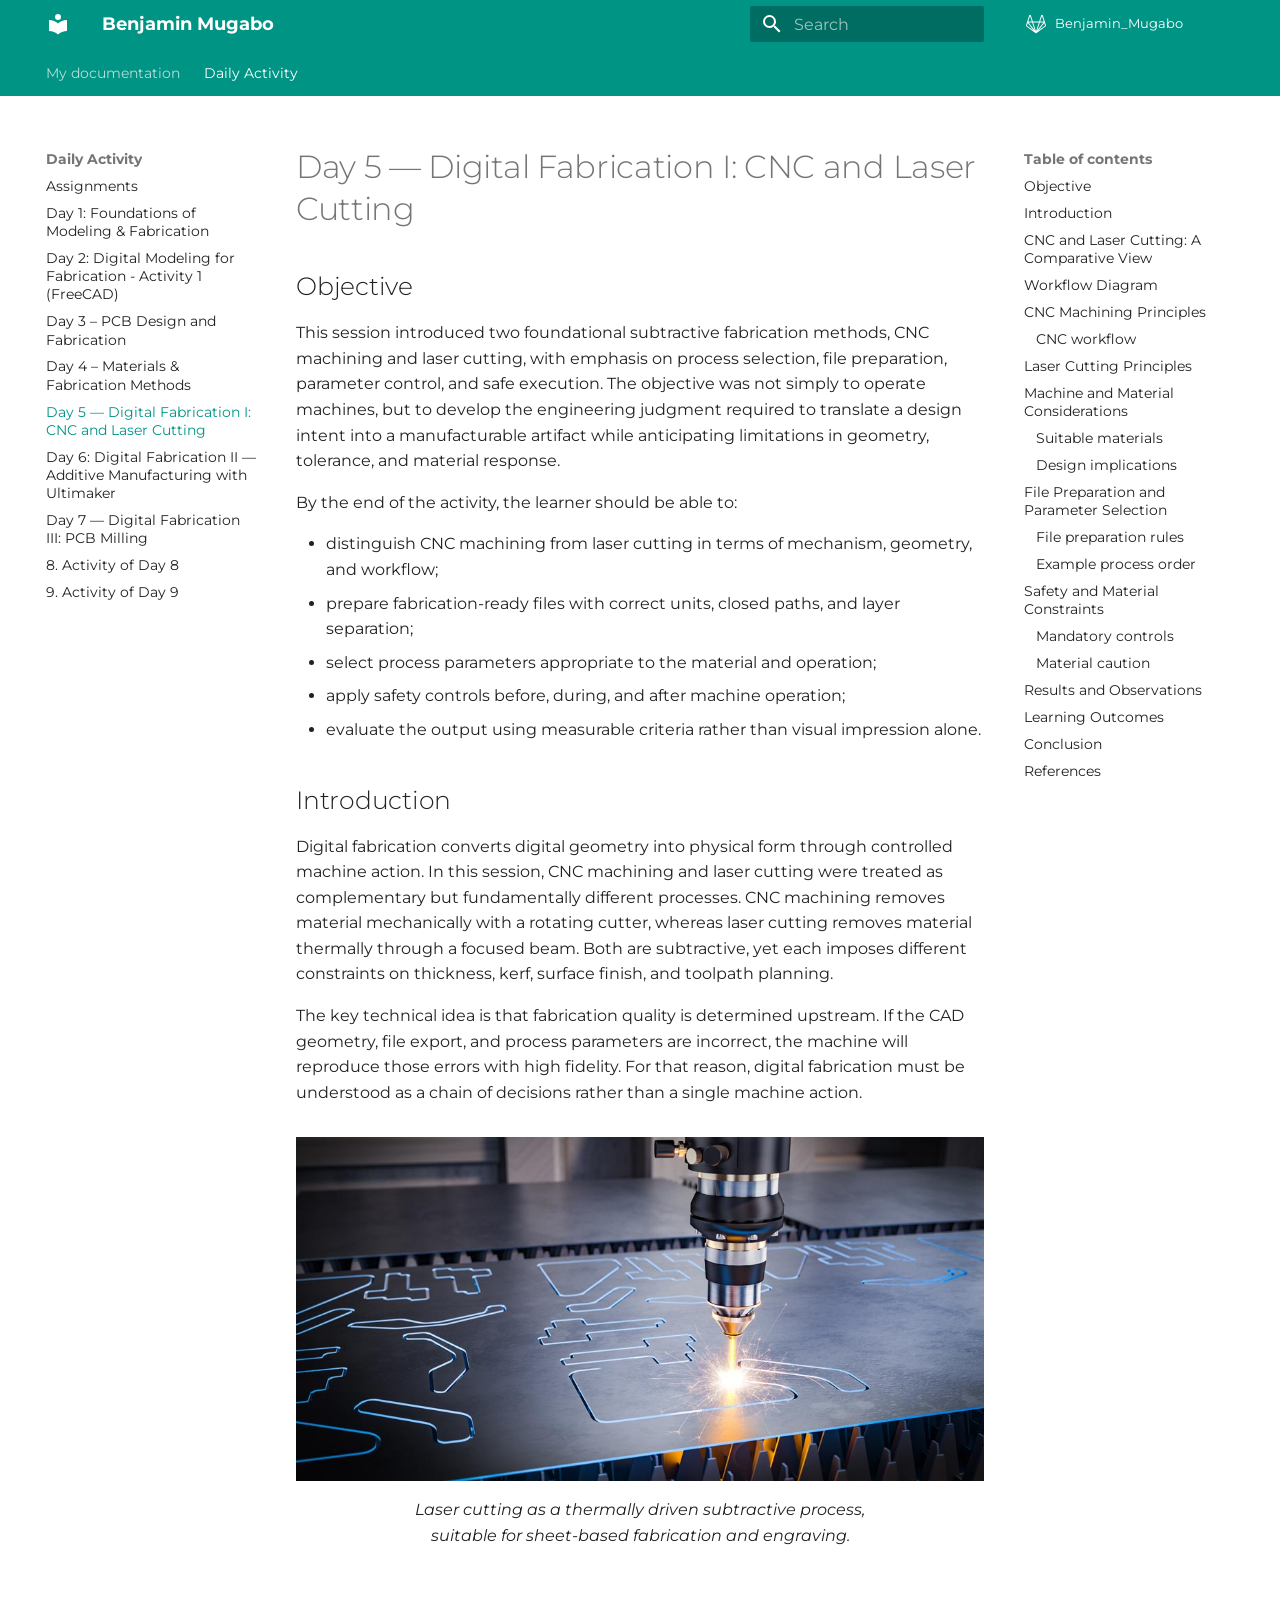
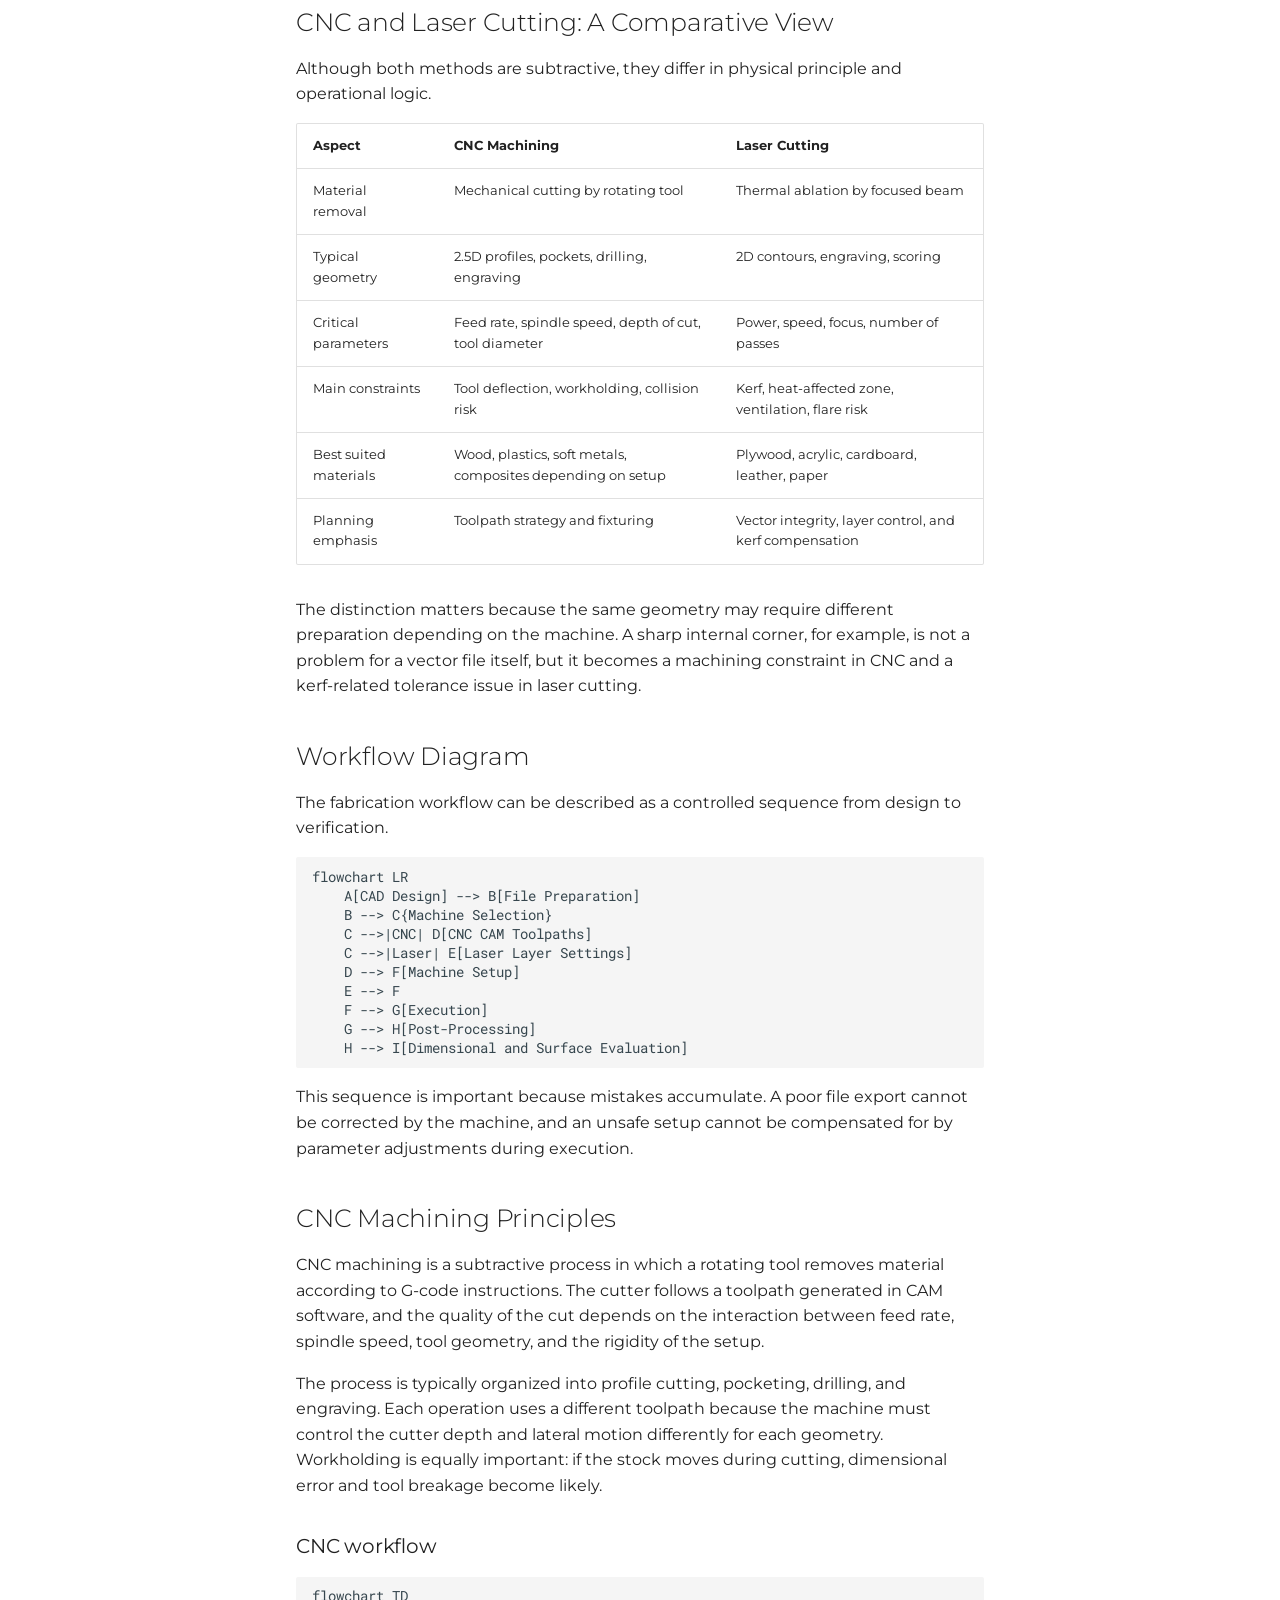
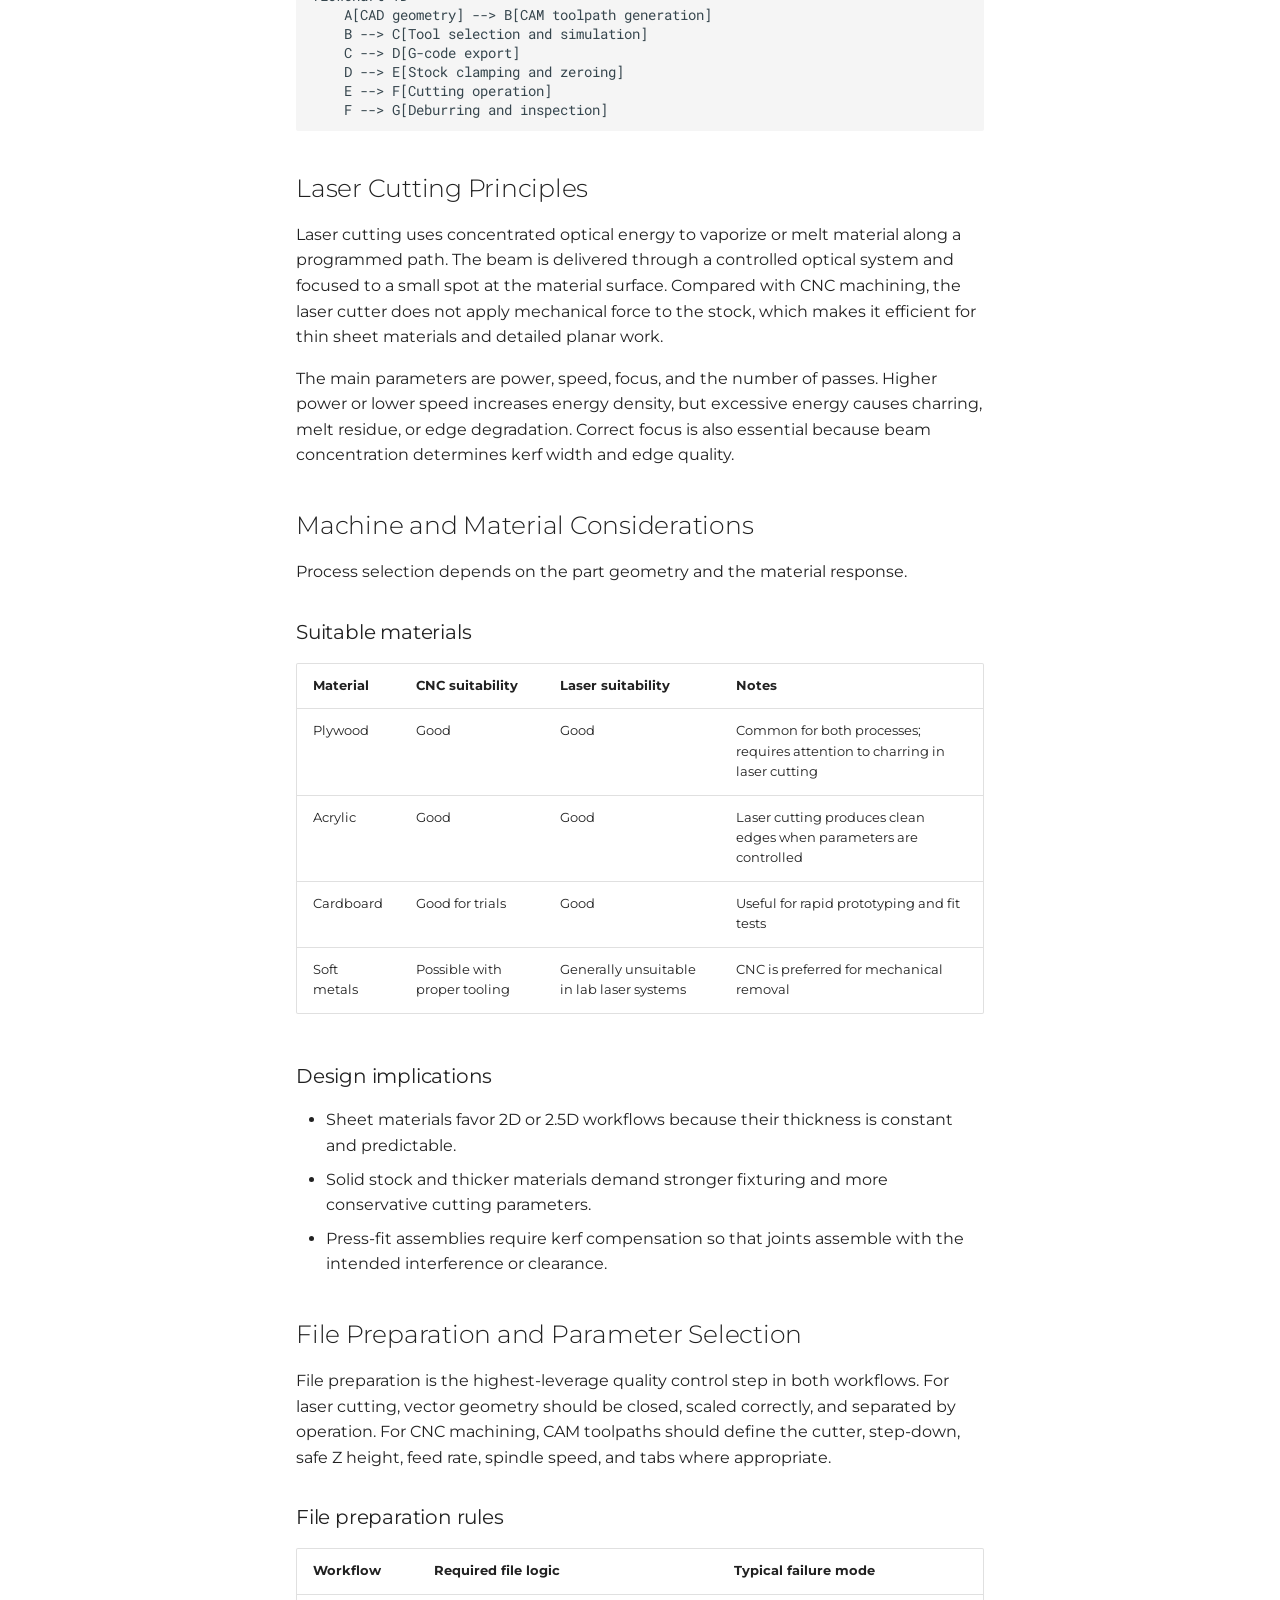
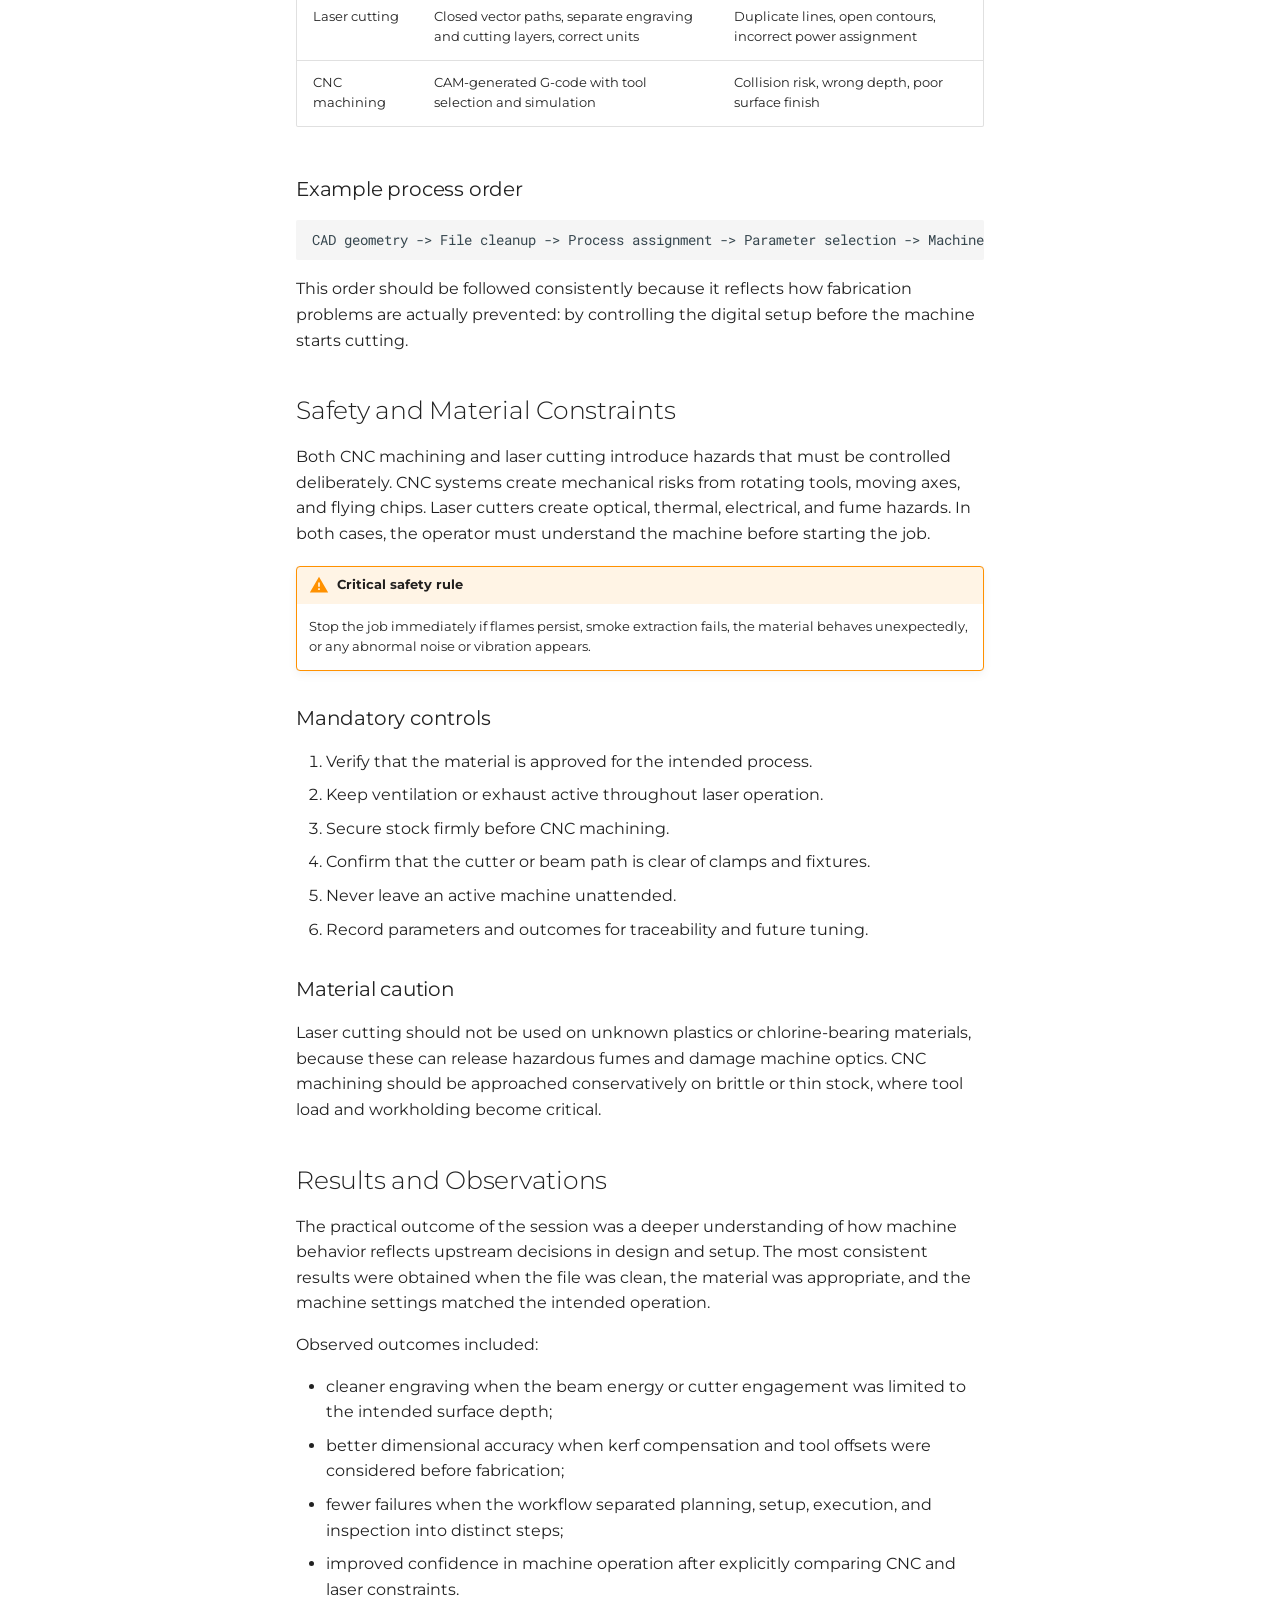
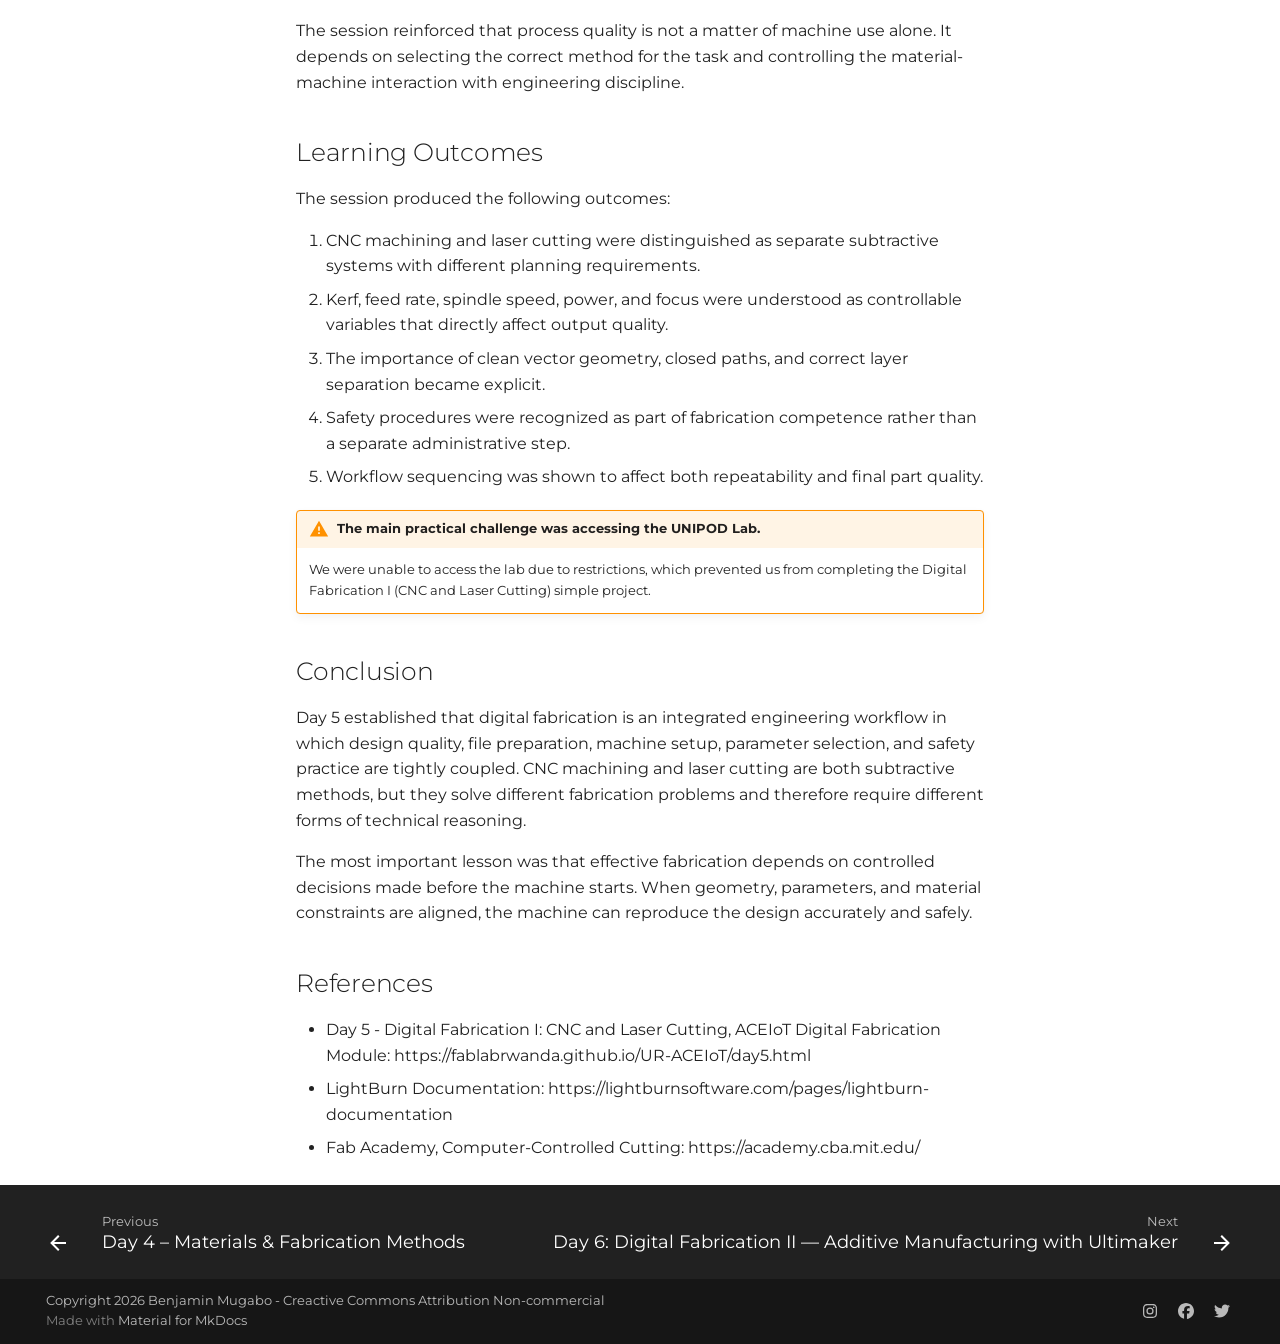
<file: Daily-Activity/day_5/index.html>
<!DOCTYPE html><html lang="en" class="no-js"><head>
    
      <meta charset="utf-8">
      <meta name="viewport" content="width=device-width,initial-scale=1">
      
        <meta name="description" content="Benjamin Mugabo Fabricademy site">
      
      
        <meta name="author" content="Benjamin Mugabo">
      
      
        <link rel="canonical" href="https://r-inyuru.github.io/ModelingFabricationTechnique/Daily-Activity/day_5/">
      
      
        <link rel="prev" href="../day_4/">
      
      
        <link rel="next" href="../day_6/">
      
      
        
      
      
      <link rel="icon" href="../../assets/images/favicon.png">
      <meta name="generator" content="mkdocs-1.6.1, mkdocs-material-9.7.1">
    
    
      
        <title>Day 5 — Digital Fabrication I: CNC and Laser Cutting - Benjamin Mugabo</title>
      
    
    
      <link rel="stylesheet" href="../../assets/stylesheets/main.484c7ddc.min.css">
      
        
        <link rel="stylesheet" href="../../assets/stylesheets/palette.ab4e12ef.min.css">
      
      


    
    
      
    
    
      
        
        
        <link rel="preconnect" href="https://fonts.gstatic.com" crossorigin>
        <link rel="stylesheet" href="https://fonts.googleapis.com/css?family=Montserrat:300,300i,400,400i,700,700i%7CRoboto+Mono:400,400i,700,700i&amp;display=fallback">
        <style>:root{--md-text-font:"Montserrat";--md-code-font:"Roboto Mono"}</style>
      
    
    
    <script>__md_scope=new URL("../..",location),__md_hash=e=>[...e].reduce(((e,_)=>(e<<5)-e+_.charCodeAt(0)),0),__md_get=(e,_=localStorage,t=__md_scope)=>JSON.parse(_.getItem(t.pathname+"."+e)),__md_set=(e,_,t=localStorage,a=__md_scope)=>{try{t.setItem(a.pathname+"."+e,JSON.stringify(_))}catch(e){}}</script>
    
      

    
    
  <link href="../../assets/stylesheets/glightbox.min.css" rel="stylesheet"><script src="../../assets/javascripts/glightbox.min.js"></script><style id="glightbox-style">
            html.glightbox-open { overflow: initial; height: 100%; }
            .gslide-title { margin-top: 0px; user-select: text; }
            .gslide-desc { color: #666; user-select: text; }
            .gslide-image img { background: white; }
            .gscrollbar-fixer { padding-right: 15px; }
            .gdesc-inner { font-size: 0.75rem; }
            body[data-md-color-scheme="slate"] .gdesc-inner { background: var(--md-default-bg-color); }
            body[data-md-color-scheme="slate"] .gslide-title { color: var(--md-default-fg-color); }
            body[data-md-color-scheme="slate"] .gslide-desc { color: var(--md-default-fg-color); }
        </style></head>
  
  
    
    
    
    
    
    <body dir="ltr" data-md-color-scheme="default" data-md-color-primary="teal" data-md-color-accent="deep-purple">
  
    
    <input class="md-toggle" data-md-toggle="drawer" type="checkbox" id="__drawer" autocomplete="off">
    <input class="md-toggle" data-md-toggle="search" type="checkbox" id="__search" autocomplete="off">
    <label class="md-overlay" for="__drawer"></label>
    <div data-md-component="skip">
      
        
        <a href="#day-5-digital-fabrication-i-cnc-and-laser-cutting" class="md-skip">
          Skip to content
        </a>
      
    </div>
    <div data-md-component="announce">
      
    </div>
    
    
      

<header class="md-header" data-md-component="header">
  <nav class="md-header__inner md-grid" aria-label="Header">
    <a href="../.." title="Benjamin Mugabo" class="md-header__button md-logo" aria-label="Benjamin Mugabo" data-md-component="logo">
      
  
  <svg xmlns="http://www.w3.org/2000/svg" viewBox="0 0 24 24"><path d="M12 8a3 3 0 0 0 3-3 3 3 0 0 0-3-3 3 3 0 0 0-3 3 3 3 0 0 0 3 3m0 3.54C9.64 9.35 6.5 8 3 8v11c3.5 0 6.64 1.35 9 3.54 2.36-2.19 5.5-3.54 9-3.54V8c-3.5 0-6.64 1.35-9 3.54"></path></svg>

    </a>
    <label class="md-header__button md-icon" for="__drawer">
      
      <svg xmlns="http://www.w3.org/2000/svg" viewBox="0 0 24 24"><path d="M3 6h18v2H3zm0 5h18v2H3zm0 5h18v2H3z"></path></svg>
    </label>
    <div class="md-header__title" data-md-component="header-title">
      <div class="md-header__ellipsis">
        <div class="md-header__topic">
          <span class="md-ellipsis">
            Benjamin Mugabo
          </span>
        </div>
        <div class="md-header__topic" data-md-component="header-topic">
          <span class="md-ellipsis">
            
              Day 5 — Digital Fabrication I: CNC and Laser Cutting
            
          </span>
        </div>
      </div>
    </div>
    
      
    
    
    
    
      
      
        <label class="md-header__button md-icon" for="__search">
          
          <svg xmlns="http://www.w3.org/2000/svg" viewBox="0 0 24 24"><path d="M9.5 3A6.5 6.5 0 0 1 16 9.5c0 1.61-.59 3.09-1.56 4.23l.27.27h.79l5 5-1.5 1.5-5-5v-.79l-.27-.27A6.52 6.52 0 0 1 9.5 16 6.5 6.5 0 0 1 3 9.5 6.5 6.5 0 0 1 9.5 3m0 2C7 5 5 7 5 9.5S7 14 9.5 14 14 12 14 9.5 12 5 9.5 5"></path></svg>
        </label>
        <div class="md-search" data-md-component="search" role="dialog">
  <label class="md-search__overlay" for="__search"></label>
  <div class="md-search__inner" role="search">
    <form class="md-search__form" name="search">
      <input type="text" class="md-search__input" name="query" aria-label="Search" placeholder="Search" autocapitalize="off" autocorrect="off" autocomplete="off" spellcheck="false" data-md-component="search-query" required>
      <label class="md-search__icon md-icon" for="__search">
        
        <svg xmlns="http://www.w3.org/2000/svg" viewBox="0 0 24 24"><path d="M9.5 3A6.5 6.5 0 0 1 16 9.5c0 1.61-.59 3.09-1.56 4.23l.27.27h.79l5 5-1.5 1.5-5-5v-.79l-.27-.27A6.52 6.52 0 0 1 9.5 16 6.5 6.5 0 0 1 3 9.5 6.5 6.5 0 0 1 9.5 3m0 2C7 5 5 7 5 9.5S7 14 9.5 14 14 12 14 9.5 12 5 9.5 5"></path></svg>
        
        <svg xmlns="http://www.w3.org/2000/svg" viewBox="0 0 24 24"><path d="M20 11v2H8l5.5 5.5-1.42 1.42L4.16 12l7.92-7.92L13.5 5.5 8 11z"></path></svg>
      </label>
      <nav class="md-search__options" aria-label="Search">
        
        <button type="reset" class="md-search__icon md-icon" title="Clear" aria-label="Clear" tabindex="-1">
          
          <svg xmlns="http://www.w3.org/2000/svg" viewBox="0 0 24 24"><path d="M19 6.41 17.59 5 12 10.59 6.41 5 5 6.41 10.59 12 5 17.59 6.41 19 12 13.41 17.59 19 19 17.59 13.41 12z"></path></svg>
        </button>
      </nav>
      
    </form>
    <div class="md-search__output">
      <div class="md-search__scrollwrap" tabindex="0" data-md-scrollfix>
        <div class="md-search-result" data-md-component="search-result">
          <div class="md-search-result__meta">
            Initializing search
          </div>
          <ol class="md-search-result__list" role="presentation"></ol>
        </div>
      </div>
    </div>
  </div>
</div>
      
    
    
      <div class="md-header__source">
        <a href="https://github.com/benjaminmugabob/Benjamin_Mugabo" title="Go to repository" class="md-source" data-md-component="source">
  <div class="md-source__icon md-icon">
    
    <svg xmlns="http://www.w3.org/2000/svg" viewBox="0 0 24 24"><path d="m21.94 13.11-1.05-3.22c0-.03-.01-.06-.02-.09l-2.11-6.48a.86.86 0 0 0-.8-.57c-.36 0-.68.25-.79.58l-2 6.17H8.84L6.83 3.33a.85.85 0 0 0-.79-.58c-.37 0-.69.25-.8.58L3.13 9.82v.01l-1.07 3.28c-.16.5.01 1.04.44 1.34l9.22 6.71c.17.12.39.12.56-.01l9.22-6.7c.43-.3.6-.84.44-1.34M8.15 10.45l2.57 7.91-6.17-7.91m8.73 7.92 2.47-7.59.1-.33h3.61l-5.59 7.16m4.1-13.67 1.81 5.56h-3.62m-1.3.95-1.79 5.51L12 19.24l-2.86-8.79M6.03 3.94 7.84 9.5H4.23m-1.18 4.19c-.09-.07-.13-.19-.09-.29l.79-2.43 5.82 7.45m11.38-4.73-6.51 4.73.02-.03 5.79-7.42.79 2.43c.04.1 0 .22-.09.29"></path></svg>
  </div>
  <div class="md-source__repository">
    Benjamin_Mugabo
  </div>
</a>
      </div>
    
  </nav>
  
</header>
    
    <div class="md-container" data-md-component="container">
      
      
        
          
            
<nav class="md-tabs" aria-label="Tabs" data-md-component="tabs">
  <div class="md-grid">
    <ul class="md-tabs__list">
      
        
  
  
  
  
    <li class="md-tabs__item">
      <a href="../.." class="md-tabs__link">
        
  
  
    
  
  My documentation

      </a>
    </li>
  

      
        
  
  
  
    
  
  
    
    
      <li class="md-tabs__item md-tabs__item--active">
        <a href="../" class="md-tabs__link">
          
  
  
  Daily Activity

        </a>
      </li>
    
  

      
    </ul>
  </div>
</nav>
          
        
      
      <main class="md-main" data-md-component="main">
        <div class="md-main__inner md-grid">
          
            
              
              <div class="md-sidebar md-sidebar--primary" data-md-component="sidebar" data-md-type="navigation">
                <div class="md-sidebar__scrollwrap">
                  <div class="md-sidebar__inner">
                    


  


<nav class="md-nav md-nav--primary md-nav--lifted" aria-label="Navigation" data-md-level="0">
  <label class="md-nav__title" for="__drawer">
    <a href="../.." title="Benjamin Mugabo" class="md-nav__button md-logo" aria-label="Benjamin Mugabo" data-md-component="logo">
      
  
  <svg xmlns="http://www.w3.org/2000/svg" viewBox="0 0 24 24"><path d="M12 8a3 3 0 0 0 3-3 3 3 0 0 0-3-3 3 3 0 0 0-3 3 3 3 0 0 0 3 3m0 3.54C9.64 9.35 6.5 8 3 8v11c3.5 0 6.64 1.35 9 3.54 2.36-2.19 5.5-3.54 9-3.54V8c-3.5 0-6.64 1.35-9 3.54"></path></svg>

    </a>
    Benjamin Mugabo
  </label>
  
    <div class="md-nav__source">
      <a href="https://github.com/benjaminmugabob/Benjamin_Mugabo" title="Go to repository" class="md-source" data-md-component="source">
  <div class="md-source__icon md-icon">
    
    <svg xmlns="http://www.w3.org/2000/svg" viewBox="0 0 24 24"><path d="m21.94 13.11-1.05-3.22c0-.03-.01-.06-.02-.09l-2.11-6.48a.86.86 0 0 0-.8-.57c-.36 0-.68.25-.79.58l-2 6.17H8.84L6.83 3.33a.85.85 0 0 0-.79-.58c-.37 0-.69.25-.8.58L3.13 9.82v.01l-1.07 3.28c-.16.5.01 1.04.44 1.34l9.22 6.71c.17.12.39.12.56-.01l9.22-6.7c.43-.3.6-.84.44-1.34M8.15 10.45l2.57 7.91-6.17-7.91m8.73 7.92 2.47-7.59.1-.33h3.61l-5.59 7.16m4.1-13.67 1.81 5.56h-3.62m-1.3.95-1.79 5.51L12 19.24l-2.86-8.79M6.03 3.94 7.84 9.5H4.23m-1.18 4.19c-.09-.07-.13-.19-.09-.29l.79-2.43 5.82 7.45m11.38-4.73-6.51 4.73.02-.03 5.79-7.42.79 2.43c.04.1 0 .22-.09.29"></path></svg>
  </div>
  <div class="md-source__repository">
    Benjamin_Mugabo
  </div>
</a>
    </div>
  
  <ul class="md-nav__list" data-md-scrollfix>
    
      
      
  
  
  
  
    <li class="md-nav__item">
      <a href="../.." class="md-nav__link">
        
  
  
  <span class="md-ellipsis">
    
  
    My documentation
  

    
  </span>
  
  

      </a>
    </li>
  

    
      
      
  
  
    
  
  
  
    
    
    
    
      
        
        
      
      
    
    
    <li class="md-nav__item md-nav__item--active md-nav__item--section md-nav__item--nested">
      
        
        
        <input class="md-nav__toggle md-toggle " type="checkbox" id="__nav_2" checked>
        
          
          <label class="md-nav__link" for="__nav_2" id="__nav_2_label" tabindex="">
            
  
  
  <span class="md-ellipsis">
    
  
    Daily Activity
  

    
  </span>
  
  

            <span class="md-nav__icon md-icon"></span>
          </label>
        
        <nav class="md-nav" data-md-level="1" aria-labelledby="__nav_2_label" aria-expanded="true">
          <label class="md-nav__title" for="__nav_2">
            <span class="md-nav__icon md-icon"></span>
            
  
    Daily Activity
  

          </label>
          <ul class="md-nav__list" data-md-scrollfix>
            
              
                
  
  
  
  
    <li class="md-nav__item">
      <a href="../" class="md-nav__link">
        
  
  
  <span class="md-ellipsis">
    
  
    Assignments
  

    
  </span>
  
  

      </a>
    </li>
  

              
            
              
                
  
  
  
  
    <li class="md-nav__item">
      <a href="../day_1/" class="md-nav__link">
        
  
  
  <span class="md-ellipsis">
    
  
    Day 1: Foundations of Modeling &amp; Fabrication
  

    
  </span>
  
  

      </a>
    </li>
  

              
            
              
                
  
  
  
  
    <li class="md-nav__item">
      <a href="../day_2/" class="md-nav__link">
        
  
  
  <span class="md-ellipsis">
    
  
    Day 2: Digital Modeling for Fabrication - Activity 1 (FreeCAD)
  

    
  </span>
  
  

      </a>
    </li>
  

              
            
              
                
  
  
  
  
    <li class="md-nav__item">
      <a href="../day_3/" class="md-nav__link">
        
  
  
  <span class="md-ellipsis">
    
  
    Day 3 – PCB Design and Fabrication
  

    
  </span>
  
  

      </a>
    </li>
  

              
            
              
                
  
  
  
  
    <li class="md-nav__item">
      <a href="../day_4/" class="md-nav__link">
        
  
  
  <span class="md-ellipsis">
    
  
    Day 4 – Materials &amp; Fabrication Methods
  

    
  </span>
  
  

      </a>
    </li>
  

              
            
              
                
  
  
    
  
  
  
    <li class="md-nav__item md-nav__item--active">
      
      <input class="md-nav__toggle md-toggle" type="checkbox" id="__toc">
      
      
        
      
      
        <label class="md-nav__link md-nav__link--active" for="__toc">
          
  
  
  <span class="md-ellipsis">
    
  
    Day 5 — Digital Fabrication I: CNC and Laser Cutting
  

    
  </span>
  
  

          <span class="md-nav__icon md-icon"></span>
        </label>
      
      <a href="./" class="md-nav__link md-nav__link--active">
        
  
  
  <span class="md-ellipsis">
    
  
    Day 5 — Digital Fabrication I: CNC and Laser Cutting
  

    
  </span>
  
  

      </a>
      
        

<nav class="md-nav md-nav--secondary" aria-label="Table of contents">
  
  
  
    
  
  
    <label class="md-nav__title" for="__toc">
      <span class="md-nav__icon md-icon"></span>
      Table of contents
    </label>
    <ul class="md-nav__list" data-md-component="toc" data-md-scrollfix>
      
        <li class="md-nav__item">
  <a href="#objective" class="md-nav__link">
    <span class="md-ellipsis">
      
        Objective
      
    </span>
  </a>
  
</li>
      
        <li class="md-nav__item">
  <a href="#introduction" class="md-nav__link">
    <span class="md-ellipsis">
      
        Introduction
      
    </span>
  </a>
  
</li>
      
        <li class="md-nav__item">
  <a href="#cnc-and-laser-cutting-a-comparative-view" class="md-nav__link">
    <span class="md-ellipsis">
      
        CNC and Laser Cutting: A Comparative View
      
    </span>
  </a>
  
</li>
      
        <li class="md-nav__item">
  <a href="#workflow-diagram" class="md-nav__link">
    <span class="md-ellipsis">
      
        Workflow Diagram
      
    </span>
  </a>
  
</li>
      
        <li class="md-nav__item">
  <a href="#cnc-machining-principles" class="md-nav__link">
    <span class="md-ellipsis">
      
        CNC Machining Principles
      
    </span>
  </a>
  
    <nav class="md-nav" aria-label="CNC Machining Principles">
      <ul class="md-nav__list">
        
          <li class="md-nav__item">
  <a href="#cnc-workflow" class="md-nav__link">
    <span class="md-ellipsis">
      
        CNC workflow
      
    </span>
  </a>
  
</li>
        
      </ul>
    </nav>
  
</li>
      
        <li class="md-nav__item">
  <a href="#laser-cutting-principles" class="md-nav__link">
    <span class="md-ellipsis">
      
        Laser Cutting Principles
      
    </span>
  </a>
  
</li>
      
        <li class="md-nav__item">
  <a href="#machine-and-material-considerations" class="md-nav__link">
    <span class="md-ellipsis">
      
        Machine and Material Considerations
      
    </span>
  </a>
  
    <nav class="md-nav" aria-label="Machine and Material Considerations">
      <ul class="md-nav__list">
        
          <li class="md-nav__item">
  <a href="#suitable-materials" class="md-nav__link">
    <span class="md-ellipsis">
      
        Suitable materials
      
    </span>
  </a>
  
</li>
        
          <li class="md-nav__item">
  <a href="#design-implications" class="md-nav__link">
    <span class="md-ellipsis">
      
        Design implications
      
    </span>
  </a>
  
</li>
        
      </ul>
    </nav>
  
</li>
      
        <li class="md-nav__item">
  <a href="#file-preparation-and-parameter-selection" class="md-nav__link">
    <span class="md-ellipsis">
      
        File Preparation and Parameter Selection
      
    </span>
  </a>
  
    <nav class="md-nav" aria-label="File Preparation and Parameter Selection">
      <ul class="md-nav__list">
        
          <li class="md-nav__item">
  <a href="#file-preparation-rules" class="md-nav__link">
    <span class="md-ellipsis">
      
        File preparation rules
      
    </span>
  </a>
  
</li>
        
          <li class="md-nav__item">
  <a href="#example-process-order" class="md-nav__link">
    <span class="md-ellipsis">
      
        Example process order
      
    </span>
  </a>
  
</li>
        
      </ul>
    </nav>
  
</li>
      
        <li class="md-nav__item">
  <a href="#safety-and-material-constraints" class="md-nav__link">
    <span class="md-ellipsis">
      
        Safety and Material Constraints
      
    </span>
  </a>
  
    <nav class="md-nav" aria-label="Safety and Material Constraints">
      <ul class="md-nav__list">
        
          <li class="md-nav__item">
  <a href="#mandatory-controls" class="md-nav__link">
    <span class="md-ellipsis">
      
        Mandatory controls
      
    </span>
  </a>
  
</li>
        
          <li class="md-nav__item">
  <a href="#material-caution" class="md-nav__link">
    <span class="md-ellipsis">
      
        Material caution
      
    </span>
  </a>
  
</li>
        
      </ul>
    </nav>
  
</li>
      
        <li class="md-nav__item">
  <a href="#results-and-observations" class="md-nav__link">
    <span class="md-ellipsis">
      
        Results and Observations
      
    </span>
  </a>
  
</li>
      
        <li class="md-nav__item">
  <a href="#learning-outcomes" class="md-nav__link">
    <span class="md-ellipsis">
      
        Learning Outcomes
      
    </span>
  </a>
  
</li>
      
        <li class="md-nav__item">
  <a href="#conclusion" class="md-nav__link">
    <span class="md-ellipsis">
      
        Conclusion
      
    </span>
  </a>
  
</li>
      
        <li class="md-nav__item">
  <a href="#references" class="md-nav__link">
    <span class="md-ellipsis">
      
        References
      
    </span>
  </a>
  
</li>
      
    </ul>
  
</nav>
      
    </li>
  

              
            
              
                
  
  
  
  
    <li class="md-nav__item">
      <a href="../day_6/" class="md-nav__link">
        
  
  
  <span class="md-ellipsis">
    
  
    Day 6: Digital Fabrication II — Additive Manufacturing with Ultimaker
  

    
  </span>
  
  

      </a>
    </li>
  

              
            
              
                
  
  
  
  
    <li class="md-nav__item">
      <a href="../day_7/" class="md-nav__link">
        
  
  
  <span class="md-ellipsis">
    
  
    Day 7 — Digital Fabrication III: PCB Milling
  

    
  </span>
  
  

      </a>
    </li>
  

              
            
              
                
  
  
  
  
    <li class="md-nav__item">
      <a href="../day_8/" class="md-nav__link">
        
  
  
  <span class="md-ellipsis">
    
  
    8. Activity of Day 8
  

    
  </span>
  
  

      </a>
    </li>
  

              
            
              
                
  
  
  
  
    <li class="md-nav__item">
      <a href="../day_9/" class="md-nav__link">
        
  
  
  <span class="md-ellipsis">
    
  
    9. Activity of Day 9
  

    
  </span>
  
  

      </a>
    </li>
  

              
            
          </ul>
        </nav>
      
    </li>
  

    
  </ul>
</nav>
                  </div>
                </div>
              </div>
            
            
              
              <div class="md-sidebar md-sidebar--secondary" data-md-component="sidebar" data-md-type="toc">
                <div class="md-sidebar__scrollwrap">
                  <div class="md-sidebar__inner">
                    

<nav class="md-nav md-nav--secondary" aria-label="Table of contents">
  
  
  
    
  
  
    <label class="md-nav__title" for="__toc">
      <span class="md-nav__icon md-icon"></span>
      Table of contents
    </label>
    <ul class="md-nav__list" data-md-component="toc" data-md-scrollfix>
      
        <li class="md-nav__item">
  <a href="#objective" class="md-nav__link">
    <span class="md-ellipsis">
      
        Objective
      
    </span>
  </a>
  
</li>
      
        <li class="md-nav__item">
  <a href="#introduction" class="md-nav__link">
    <span class="md-ellipsis">
      
        Introduction
      
    </span>
  </a>
  
</li>
      
        <li class="md-nav__item">
  <a href="#cnc-and-laser-cutting-a-comparative-view" class="md-nav__link">
    <span class="md-ellipsis">
      
        CNC and Laser Cutting: A Comparative View
      
    </span>
  </a>
  
</li>
      
        <li class="md-nav__item">
  <a href="#workflow-diagram" class="md-nav__link">
    <span class="md-ellipsis">
      
        Workflow Diagram
      
    </span>
  </a>
  
</li>
      
        <li class="md-nav__item">
  <a href="#cnc-machining-principles" class="md-nav__link">
    <span class="md-ellipsis">
      
        CNC Machining Principles
      
    </span>
  </a>
  
    <nav class="md-nav" aria-label="CNC Machining Principles">
      <ul class="md-nav__list">
        
          <li class="md-nav__item">
  <a href="#cnc-workflow" class="md-nav__link">
    <span class="md-ellipsis">
      
        CNC workflow
      
    </span>
  </a>
  
</li>
        
      </ul>
    </nav>
  
</li>
      
        <li class="md-nav__item">
  <a href="#laser-cutting-principles" class="md-nav__link">
    <span class="md-ellipsis">
      
        Laser Cutting Principles
      
    </span>
  </a>
  
</li>
      
        <li class="md-nav__item">
  <a href="#machine-and-material-considerations" class="md-nav__link">
    <span class="md-ellipsis">
      
        Machine and Material Considerations
      
    </span>
  </a>
  
    <nav class="md-nav" aria-label="Machine and Material Considerations">
      <ul class="md-nav__list">
        
          <li class="md-nav__item">
  <a href="#suitable-materials" class="md-nav__link">
    <span class="md-ellipsis">
      
        Suitable materials
      
    </span>
  </a>
  
</li>
        
          <li class="md-nav__item">
  <a href="#design-implications" class="md-nav__link">
    <span class="md-ellipsis">
      
        Design implications
      
    </span>
  </a>
  
</li>
        
      </ul>
    </nav>
  
</li>
      
        <li class="md-nav__item">
  <a href="#file-preparation-and-parameter-selection" class="md-nav__link">
    <span class="md-ellipsis">
      
        File Preparation and Parameter Selection
      
    </span>
  </a>
  
    <nav class="md-nav" aria-label="File Preparation and Parameter Selection">
      <ul class="md-nav__list">
        
          <li class="md-nav__item">
  <a href="#file-preparation-rules" class="md-nav__link">
    <span class="md-ellipsis">
      
        File preparation rules
      
    </span>
  </a>
  
</li>
        
          <li class="md-nav__item">
  <a href="#example-process-order" class="md-nav__link">
    <span class="md-ellipsis">
      
        Example process order
      
    </span>
  </a>
  
</li>
        
      </ul>
    </nav>
  
</li>
      
        <li class="md-nav__item">
  <a href="#safety-and-material-constraints" class="md-nav__link">
    <span class="md-ellipsis">
      
        Safety and Material Constraints
      
    </span>
  </a>
  
    <nav class="md-nav" aria-label="Safety and Material Constraints">
      <ul class="md-nav__list">
        
          <li class="md-nav__item">
  <a href="#mandatory-controls" class="md-nav__link">
    <span class="md-ellipsis">
      
        Mandatory controls
      
    </span>
  </a>
  
</li>
        
          <li class="md-nav__item">
  <a href="#material-caution" class="md-nav__link">
    <span class="md-ellipsis">
      
        Material caution
      
    </span>
  </a>
  
</li>
        
      </ul>
    </nav>
  
</li>
      
        <li class="md-nav__item">
  <a href="#results-and-observations" class="md-nav__link">
    <span class="md-ellipsis">
      
        Results and Observations
      
    </span>
  </a>
  
</li>
      
        <li class="md-nav__item">
  <a href="#learning-outcomes" class="md-nav__link">
    <span class="md-ellipsis">
      
        Learning Outcomes
      
    </span>
  </a>
  
</li>
      
        <li class="md-nav__item">
  <a href="#conclusion" class="md-nav__link">
    <span class="md-ellipsis">
      
        Conclusion
      
    </span>
  </a>
  
</li>
      
        <li class="md-nav__item">
  <a href="#references" class="md-nav__link">
    <span class="md-ellipsis">
      
        References
      
    </span>
  </a>
  
</li>
      
    </ul>
  
</nav>
                  </div>
                </div>
              </div>
            
          
          
            <div class="md-content" data-md-component="content">
              
              <article class="md-content__inner md-typeset">
                
                  


  
  


<h1 id="day-5-digital-fabrication-i-cnc-and-laser-cutting">Day 5 — Digital Fabrication I: CNC and Laser Cutting<a class="headerlink" href="#day-5-digital-fabrication-i-cnc-and-laser-cutting" title="Permanent link">¶</a></h1>
<h2 id="objective">Objective<a class="headerlink" href="#objective" title="Permanent link">¶</a></h2>
<p>This session introduced two foundational subtractive fabrication methods, CNC machining and laser cutting, with emphasis on process selection, file preparation, parameter control, and safe execution. The objective was not simply to operate machines, but to develop the engineering judgment required to translate a design intent into a manufacturable artifact while anticipating limitations in geometry, tolerance, and material response.</p>
<p>By the end of the activity, the learner should be able to:</p>
<ul>
<li>distinguish CNC machining from laser cutting in terms of mechanism, geometry, and workflow;</li>
<li>prepare fabrication-ready files with correct units, closed paths, and layer separation;</li>
<li>select process parameters appropriate to the material and operation;</li>
<li>apply safety controls before, during, and after machine operation;</li>
<li>evaluate the output using measurable criteria rather than visual impression alone.</li>
</ul>
<h2 id="introduction">Introduction<a class="headerlink" href="#introduction" title="Permanent link">¶</a></h2>
<p>Digital fabrication converts digital geometry into physical form through controlled machine action. In this session, CNC machining and laser cutting were treated as complementary but fundamentally different processes. CNC machining removes material mechanically with a rotating cutter, whereas laser cutting removes material thermally through a focused beam. Both are subtractive, yet each imposes different constraints on thickness, kerf, surface finish, and toolpath planning.</p>
<p>The key technical idea is that fabrication quality is determined upstream. If the CAD geometry, file export, and process parameters are incorrect, the machine will reproduce those errors with high fidelity. For that reason, digital fabrication must be understood as a chain of decisions rather than a single machine action.</p>
<figure>
<p><a class="glightbox" data-type="image" data-width="auto" data-height="auto" href="../../images/day_4/Laser-cutting.jpg" data-desc-position="bottom"><img alt="Laser cutting head engaging sheet material" src="../../images/day_4/Laser-cutting.jpg"></a></p>
<figcaption>Laser cutting as a thermally driven subtractive process, suitable for sheet-based fabrication and engraving.</figcaption>
</figure>
<h2 id="cnc-and-laser-cutting-a-comparative-view">CNC and Laser Cutting: A Comparative View<a class="headerlink" href="#cnc-and-laser-cutting-a-comparative-view" title="Permanent link">¶</a></h2>
<p>Although both methods are subtractive, they differ in physical principle and operational logic.</p>
<table>
<thead>
<tr>
<th>Aspect</th>
<th>CNC Machining</th>
<th>Laser Cutting</th>
</tr>
</thead>
<tbody>
<tr>
<td>Material removal</td>
<td>Mechanical cutting by rotating tool</td>
<td>Thermal ablation by focused beam</td>
</tr>
<tr>
<td>Typical geometry</td>
<td>2.5D profiles, pockets, drilling, engraving</td>
<td>2D contours, engraving, scoring</td>
</tr>
<tr>
<td>Critical parameters</td>
<td>Feed rate, spindle speed, depth of cut, tool diameter</td>
<td>Power, speed, focus, number of passes</td>
</tr>
<tr>
<td>Main constraints</td>
<td>Tool deflection, workholding, collision risk</td>
<td>Kerf, heat-affected zone, ventilation, flare risk</td>
</tr>
<tr>
<td>Best suited materials</td>
<td>Wood, plastics, soft metals, composites depending on setup</td>
<td>Plywood, acrylic, cardboard, leather, paper</td>
</tr>
<tr>
<td>Planning emphasis</td>
<td>Toolpath strategy and fixturing</td>
<td>Vector integrity, layer control, and kerf compensation</td>
</tr>
</tbody>
</table>
<p>The distinction matters because the same geometry may require different preparation depending on the machine. A sharp internal corner, for example, is not a problem for a vector file itself, but it becomes a machining constraint in CNC and a kerf-related tolerance issue in laser cutting.</p>
<h2 id="workflow-diagram">Workflow Diagram<a class="headerlink" href="#workflow-diagram" title="Permanent link">¶</a></h2>
<p>The fabrication workflow can be described as a controlled sequence from design to verification.</p>
<div class="highlight"><pre><span></span><code>flowchart LR
    A[CAD Design] --&gt; B[File Preparation]
    B --&gt; C{Machine Selection}
    C --&gt;|CNC| D[CNC CAM Toolpaths]
    C --&gt;|Laser| E[Laser Layer Settings]
    D --&gt; F[Machine Setup]
    E --&gt; F
    F --&gt; G[Execution]
    G --&gt; H[Post-Processing]
    H --&gt; I[Dimensional and Surface Evaluation]
</code></pre></div>
<p>This sequence is important because mistakes accumulate. A poor file export cannot be corrected by the machine, and an unsafe setup cannot be compensated for by parameter adjustments during execution.</p>
<h2 id="cnc-machining-principles">CNC Machining Principles<a class="headerlink" href="#cnc-machining-principles" title="Permanent link">¶</a></h2>
<p>CNC machining is a subtractive process in which a rotating tool removes material according to G-code instructions. The cutter follows a toolpath generated in CAM software, and the quality of the cut depends on the interaction between feed rate, spindle speed, tool geometry, and the rigidity of the setup.</p>
<p>The process is typically organized into profile cutting, pocketing, drilling, and engraving. Each operation uses a different toolpath because the machine must control the cutter depth and lateral motion differently for each geometry. Workholding is equally important: if the stock moves during cutting, dimensional error and tool breakage become likely.</p>
<h3 id="cnc-workflow">CNC workflow<a class="headerlink" href="#cnc-workflow" title="Permanent link">¶</a></h3>
<div class="highlight"><pre><span></span><code>flowchart TD
    A[CAD geometry] --&gt; B[CAM toolpath generation]
    B --&gt; C[Tool selection and simulation]
    C --&gt; D[G-code export]
    D --&gt; E[Stock clamping and zeroing]
    E --&gt; F[Cutting operation]
    F --&gt; G[Deburring and inspection]
</code></pre></div>
<h2 id="laser-cutting-principles">Laser Cutting Principles<a class="headerlink" href="#laser-cutting-principles" title="Permanent link">¶</a></h2>
<p>Laser cutting uses concentrated optical energy to vaporize or melt material along a programmed path. The beam is delivered through a controlled optical system and focused to a small spot at the material surface. Compared with CNC machining, the laser cutter does not apply mechanical force to the stock, which makes it efficient for thin sheet materials and detailed planar work.</p>
<p>The main parameters are power, speed, focus, and the number of passes. Higher power or lower speed increases energy density, but excessive energy causes charring, melt residue, or edge degradation. Correct focus is also essential because beam concentration determines kerf width and edge quality.</p>
<h2 id="machine-and-material-considerations">Machine and Material Considerations<a class="headerlink" href="#machine-and-material-considerations" title="Permanent link">¶</a></h2>
<p>Process selection depends on the part geometry and the material response.</p>
<h3 id="suitable-materials">Suitable materials<a class="headerlink" href="#suitable-materials" title="Permanent link">¶</a></h3>
<table>
<thead>
<tr>
<th>Material</th>
<th>CNC suitability</th>
<th>Laser suitability</th>
<th>Notes</th>
</tr>
</thead>
<tbody>
<tr>
<td>Plywood</td>
<td>Good</td>
<td>Good</td>
<td>Common for both processes; requires attention to charring in laser cutting</td>
</tr>
<tr>
<td>Acrylic</td>
<td>Good</td>
<td>Good</td>
<td>Laser cutting produces clean edges when parameters are controlled</td>
</tr>
<tr>
<td>Cardboard</td>
<td>Good for trials</td>
<td>Good</td>
<td>Useful for rapid prototyping and fit tests</td>
</tr>
<tr>
<td>Soft metals</td>
<td>Possible with proper tooling</td>
<td>Generally unsuitable in lab laser systems</td>
<td>CNC is preferred for mechanical removal</td>
</tr>
</tbody>
</table>
<h3 id="design-implications">Design implications<a class="headerlink" href="#design-implications" title="Permanent link">¶</a></h3>
<ul>
<li>Sheet materials favor 2D or 2.5D workflows because their thickness is constant and predictable.</li>
<li>Solid stock and thicker materials demand stronger fixturing and more conservative cutting parameters.</li>
<li>Press-fit assemblies require kerf compensation so that joints assemble with the intended interference or clearance.</li>
</ul>
<h2 id="file-preparation-and-parameter-selection">File Preparation and Parameter Selection<a class="headerlink" href="#file-preparation-and-parameter-selection" title="Permanent link">¶</a></h2>
<p>File preparation is the highest-leverage quality control step in both workflows. For laser cutting, vector geometry should be closed, scaled correctly, and separated by operation. For CNC machining, CAM toolpaths should define the cutter, step-down, safe Z height, feed rate, spindle speed, and tabs where appropriate.</p>
<h3 id="file-preparation-rules">File preparation rules<a class="headerlink" href="#file-preparation-rules" title="Permanent link">¶</a></h3>
<table>
<thead>
<tr>
<th>Workflow</th>
<th>Required file logic</th>
<th>Typical failure mode</th>
</tr>
</thead>
<tbody>
<tr>
<td>Laser cutting</td>
<td>Closed vector paths, separate engraving and cutting layers, correct units</td>
<td>Duplicate lines, open contours, incorrect power assignment</td>
</tr>
<tr>
<td>CNC machining</td>
<td>CAM-generated G-code with tool selection and simulation</td>
<td>Collision risk, wrong depth, poor surface finish</td>
</tr>
</tbody>
</table>
<h3 id="example-process-order">Example process order<a class="headerlink" href="#example-process-order" title="Permanent link">¶</a></h3>
<div class="highlight"><pre><span></span><code>CAD geometry -&gt; File cleanup -&gt; Process assignment -&gt; Parameter selection -&gt; Machine setup -&gt; Execution -&gt; Inspection
</code></pre></div>
<p>This order should be followed consistently because it reflects how fabrication problems are actually prevented: by controlling the digital setup before the machine starts cutting.</p>
<h2 id="safety-and-material-constraints">Safety and Material Constraints<a class="headerlink" href="#safety-and-material-constraints" title="Permanent link">¶</a></h2>
<p>Both CNC machining and laser cutting introduce hazards that must be controlled deliberately. CNC systems create mechanical risks from rotating tools, moving axes, and flying chips. Laser cutters create optical, thermal, electrical, and fume hazards. In both cases, the operator must understand the machine before starting the job.</p>
<div class="admonition warning">
<p class="admonition-title">Critical safety rule</p>
<p>Stop the job immediately if flames persist, smoke extraction fails, the material behaves unexpectedly, or any abnormal noise or vibration appears.</p>
</div>
<h3 id="mandatory-controls">Mandatory controls<a class="headerlink" href="#mandatory-controls" title="Permanent link">¶</a></h3>
<ol>
<li>Verify that the material is approved for the intended process.</li>
<li>Keep ventilation or exhaust active throughout laser operation.</li>
<li>Secure stock firmly before CNC machining.</li>
<li>Confirm that the cutter or beam path is clear of clamps and fixtures.</li>
<li>Never leave an active machine unattended.</li>
<li>Record parameters and outcomes for traceability and future tuning.</li>
</ol>
<h3 id="material-caution">Material caution<a class="headerlink" href="#material-caution" title="Permanent link">¶</a></h3>
<p>Laser cutting should not be used on unknown plastics or chlorine-bearing materials, because these can release hazardous fumes and damage machine optics. CNC machining should be approached conservatively on brittle or thin stock, where tool load and workholding become critical.</p>
<h2 id="results-and-observations">Results and Observations<a class="headerlink" href="#results-and-observations" title="Permanent link">¶</a></h2>
<p>The practical outcome of the session was a deeper understanding of how machine behavior reflects upstream decisions in design and setup. The most consistent results were obtained when the file was clean, the material was appropriate, and the machine settings matched the intended operation.</p>
<p>Observed outcomes included:</p>
<ul>
<li>cleaner engraving when the beam energy or cutter engagement was limited to the intended surface depth;</li>
<li>better dimensional accuracy when kerf compensation and tool offsets were considered before fabrication;</li>
<li>fewer failures when the workflow separated planning, setup, execution, and inspection into distinct steps;</li>
<li>improved confidence in machine operation after explicitly comparing CNC and laser constraints.</li>
</ul>
<p>The session reinforced that process quality is not a matter of machine use alone. It depends on selecting the correct method for the task and controlling the material-machine interaction with engineering discipline.</p>
<h2 id="learning-outcomes">Learning Outcomes<a class="headerlink" href="#learning-outcomes" title="Permanent link">¶</a></h2>
<p>The session produced the following outcomes:</p>
<ol>
<li>CNC machining and laser cutting were distinguished as separate subtractive systems with different planning requirements.</li>
<li>Kerf, feed rate, spindle speed, power, and focus were understood as controllable variables that directly affect output quality.</li>
<li>The importance of clean vector geometry, closed paths, and correct layer separation became explicit.</li>
<li>Safety procedures were recognized as part of fabrication competence rather than a separate administrative step.</li>
<li>Workflow sequencing was shown to affect both repeatability and final part quality.</li>
</ol>
<div class="admonition warning">
<p class="admonition-title">The main practical challenge was accessing the UNIPOD Lab.</p>
<p>We were unable to access the lab due to restrictions, which prevented us from completing the Digital Fabrication I (CNC and Laser Cutting) simple project.</p>
</div>
<h2 id="conclusion">Conclusion<a class="headerlink" href="#conclusion" title="Permanent link">¶</a></h2>
<p>Day 5 established that digital fabrication is an integrated engineering workflow in which design quality, file preparation, machine setup, parameter selection, and safety practice are tightly coupled. CNC machining and laser cutting are both subtractive methods, but they solve different fabrication problems and therefore require different forms of technical reasoning.</p>
<p>The most important lesson was that effective fabrication depends on controlled decisions made before the machine starts. When geometry, parameters, and material constraints are aligned, the machine can reproduce the design accurately and safely.</p>
<h2 id="references">References<a class="headerlink" href="#references" title="Permanent link">¶</a></h2>
<ul>
<li>Day 5 - Digital Fabrication I: CNC and Laser Cutting, ACEIoT Digital Fabrication Module: https://fablabrwanda.github.io/UR-ACEIoT/day5.html</li>
<li>LightBurn Documentation: https://lightburnsoftware.com/pages/lightburn-documentation</li>
<li>Fab Academy, Computer-Controlled Cutting: https://academy.cba.mit.edu/</li>
</ul>












                
              </article>
            </div>
          
          
<script>var target=document.getElementById(location.hash.slice(1));target&&target.name&&(target.checked=target.name.startsWith("__tabbed_"))</script>
        </div>
        
      </main>
      
        <footer class="md-footer">
  
    
      
      <nav class="md-footer__inner md-grid" aria-label="Footer">
        
          
          <a href="../day_4/" class="md-footer__link md-footer__link--prev" aria-label="Previous: Day 4 – Materials &amp;amp; Fabrication Methods">
            <div class="md-footer__button md-icon">
              
              <svg xmlns="http://www.w3.org/2000/svg" viewBox="0 0 24 24"><path d="M20 11v2H8l5.5 5.5-1.42 1.42L4.16 12l7.92-7.92L13.5 5.5 8 11z"></path></svg>
            </div>
            <div class="md-footer__title">
              <span class="md-footer__direction">
                Previous
              </span>
              <div class="md-ellipsis">
                Day 4 – Materials &amp; Fabrication Methods
              </div>
            </div>
          </a>
        
        
          
          <a href="../day_6/" class="md-footer__link md-footer__link--next" aria-label="Next: Day 6: Digital Fabrication II — Additive Manufacturing with Ultimaker">
            <div class="md-footer__title">
              <span class="md-footer__direction">
                Next
              </span>
              <div class="md-ellipsis">
                Day 6: Digital Fabrication II — Additive Manufacturing with Ultimaker
              </div>
            </div>
            <div class="md-footer__button md-icon">
              
              <svg xmlns="http://www.w3.org/2000/svg" viewBox="0 0 24 24"><path d="M4 11v2h12l-5.5 5.5 1.42 1.42L19.84 12l-7.92-7.92L10.5 5.5 16 11z"></path></svg>
            </div>
          </a>
        
      </nav>
    
  
  <div class="md-footer-meta md-typeset">
    <div class="md-footer-meta__inner md-grid">
      <div class="md-copyright">
  
    <div class="md-copyright__highlight">
      Copyright 2026 Benjamin Mugabo - Creactive Commons Attribution Non-commercial
    </div>
  
  
    Made with
    <a href="https://squidfunk.github.io/mkdocs-material/" target="_blank" rel="noopener">
      Material for MkDocs
    </a>
  
</div>
      
        
<div class="md-social">
  
    
    
    
    
      
      
    
    <a href="https://instagram.com/fablab_rwanda" target="_blank" rel="noopener" title="instagram.com" class="md-social__link">
      <svg xmlns="http://www.w3.org/2000/svg" viewBox="0 0 448 512"><!--! Font Awesome Free 7.1.0 by @fontawesome - https://fontawesome.com License - https://fontawesome.com/license/free (Icons: CC BY 4.0, Fonts: SIL OFL 1.1, Code: MIT License) Copyright 2025 Fonticons, Inc.--><path d="M224.3 141a115 115 0 1 0-.6 230 115 115 0 1 0 .6-230m-.6 40.4a74.6 74.6 0 1 1 .6 149.2 74.6 74.6 0 1 1-.6-149.2m93.4-45.1a26.8 26.8 0 1 1 53.6 0 26.8 26.8 0 1 1-53.6 0m129.7 27.2c-1.7-35.9-9.9-67.7-36.2-93.9-26.2-26.2-58-34.4-93.9-36.2-37-2.1-147.9-2.1-184.9 0-35.8 1.7-67.6 9.9-93.9 36.1s-34.4 58-36.2 93.9c-2.1 37-2.1 147.9 0 184.9 1.7 35.9 9.9 67.7 36.2 93.9s58 34.4 93.9 36.2c37 2.1 147.9 2.1 184.9 0 35.9-1.7 67.7-9.9 93.9-36.2 26.2-26.2 34.4-58 36.2-93.9 2.1-37 2.1-147.8 0-184.8M399 388c-7.8 19.6-22.9 34.7-42.6 42.6-29.5 11.7-99.5 9-132.1 9s-102.7 2.6-132.1-9c-19.6-7.8-34.7-22.9-42.6-42.6-11.7-29.5-9-99.5-9-132.1s-2.6-102.7 9-132.1c7.8-19.6 22.9-34.7 42.6-42.6 29.5-11.7 99.5-9 132.1-9s102.7-2.6 132.1 9c19.6 7.8 34.7 22.9 42.6 42.6 11.7 29.5 9 99.5 9 132.1s2.7 102.7-9 132.1"></path></svg>
    </a>
  
    
    
    
    
      
      
    
    <a href="https://facebook.com/KigaliFabLab" target="_blank" rel="noopener" title="facebook.com" class="md-social__link">
      <svg xmlns="http://www.w3.org/2000/svg" viewBox="0 0 512 512"><!--! Font Awesome Free 7.1.0 by @fontawesome - https://fontawesome.com License - https://fontawesome.com/license/free (Icons: CC BY 4.0, Fonts: SIL OFL 1.1, Code: MIT License) Copyright 2025 Fonticons, Inc.--><path d="M512 256C512 114.6 397.4 0 256 0S0 114.6 0 256c0 120 82.7 220.8 194.2 248.5V334.2h-52.8V256h52.8v-33.7c0-87.1 39.4-127.5 125-127.5 16.2 0 44.2 3.2 55.7 6.4V172c-6-.6-16.5-1-29.6-1-42 0-58.2 15.9-58.2 57.2V256h83.6l-14.4 78.2H287v175.9C413.8 494.8 512 386.9 512 256"></path></svg>
    </a>
  
    
    
    
    
      
      
    
    <a href="https://twitter.com/fablabrw" target="_blank" rel="noopener" title="twitter.com" class="md-social__link">
      <svg xmlns="http://www.w3.org/2000/svg" viewBox="0 0 512 512"><!--! Font Awesome Free 7.1.0 by @fontawesome - https://fontawesome.com License - https://fontawesome.com/license/free (Icons: CC BY 4.0, Fonts: SIL OFL 1.1, Code: MIT License) Copyright 2025 Fonticons, Inc.--><path d="M459.4 151.7c.3 4.5.3 9.1.3 13.6 0 138.7-105.6 298.6-298.6 298.6-59.5 0-114.7-17.2-161.1-47.1 8.4 1 16.6 1.3 25.3 1.3 49.1 0 94.2-16.6 130.3-44.8-46.1-1-84.8-31.2-98.1-72.8 6.5 1 13 1.6 19.8 1.6 9.4 0 18.8-1.3 27.6-3.6-48.1-9.7-84.1-52-84.1-103v-1.3c14 7.8 30.2 12.7 47.4 13.3-28.3-18.8-46.8-51-46.8-87.4 0-19.5 5.2-37.4 14.3-53C87.4 130.8 165 172.4 252.1 176.9c-1.6-7.8-2.6-15.9-2.6-24C249.5 95.1 296.3 48 354.4 48c30.2 0 57.5 12.7 76.7 33.1 23.7-4.5 46.5-13.3 66.6-25.3-7.8 24.4-24.4 44.8-46.1 57.8 21.1-2.3 41.6-8.1 60.4-16.2-14.3 20.8-32.2 39.3-52.6 54.3"></path></svg>
    </a>
  
</div>
      
    </div>
  </div>
</footer>
      
    </div>
    <div class="md-dialog" data-md-component="dialog">
      <div class="md-dialog__inner md-typeset"></div>
    </div>
    
    
    
      
      
      <script id="__config" type="application/json">{"annotate": null, "base": "../..", "features": ["navigation.tabs", "navigation.footer"], "search": "../../assets/javascripts/workers/search.2c215733.min.js", "tags": null, "translations": {"clipboard.copied": "Copied to clipboard", "clipboard.copy": "Copy to clipboard", "search.result.more.one": "1 more on this page", "search.result.more.other": "# more on this page", "search.result.none": "No matching documents", "search.result.one": "1 matching document", "search.result.other": "# matching documents", "search.result.placeholder": "Type to start searching", "search.result.term.missing": "Missing", "select.version": "Select version"}, "version": null}</script>
    
    
      <script src="../../assets/javascripts/bundle.79ae519e.min.js"></script>
      
    
  
<script id="init-glightbox">const lightbox = GLightbox({"touchNavigation": true, "loop": false, "zoomable": true, "draggable": true, "openEffect": "zoom", "closeEffect": "zoom", "slideEffect": "slide"});
document$.subscribe(()=>{ lightbox.reload(); });
</script></body></html>
</file>
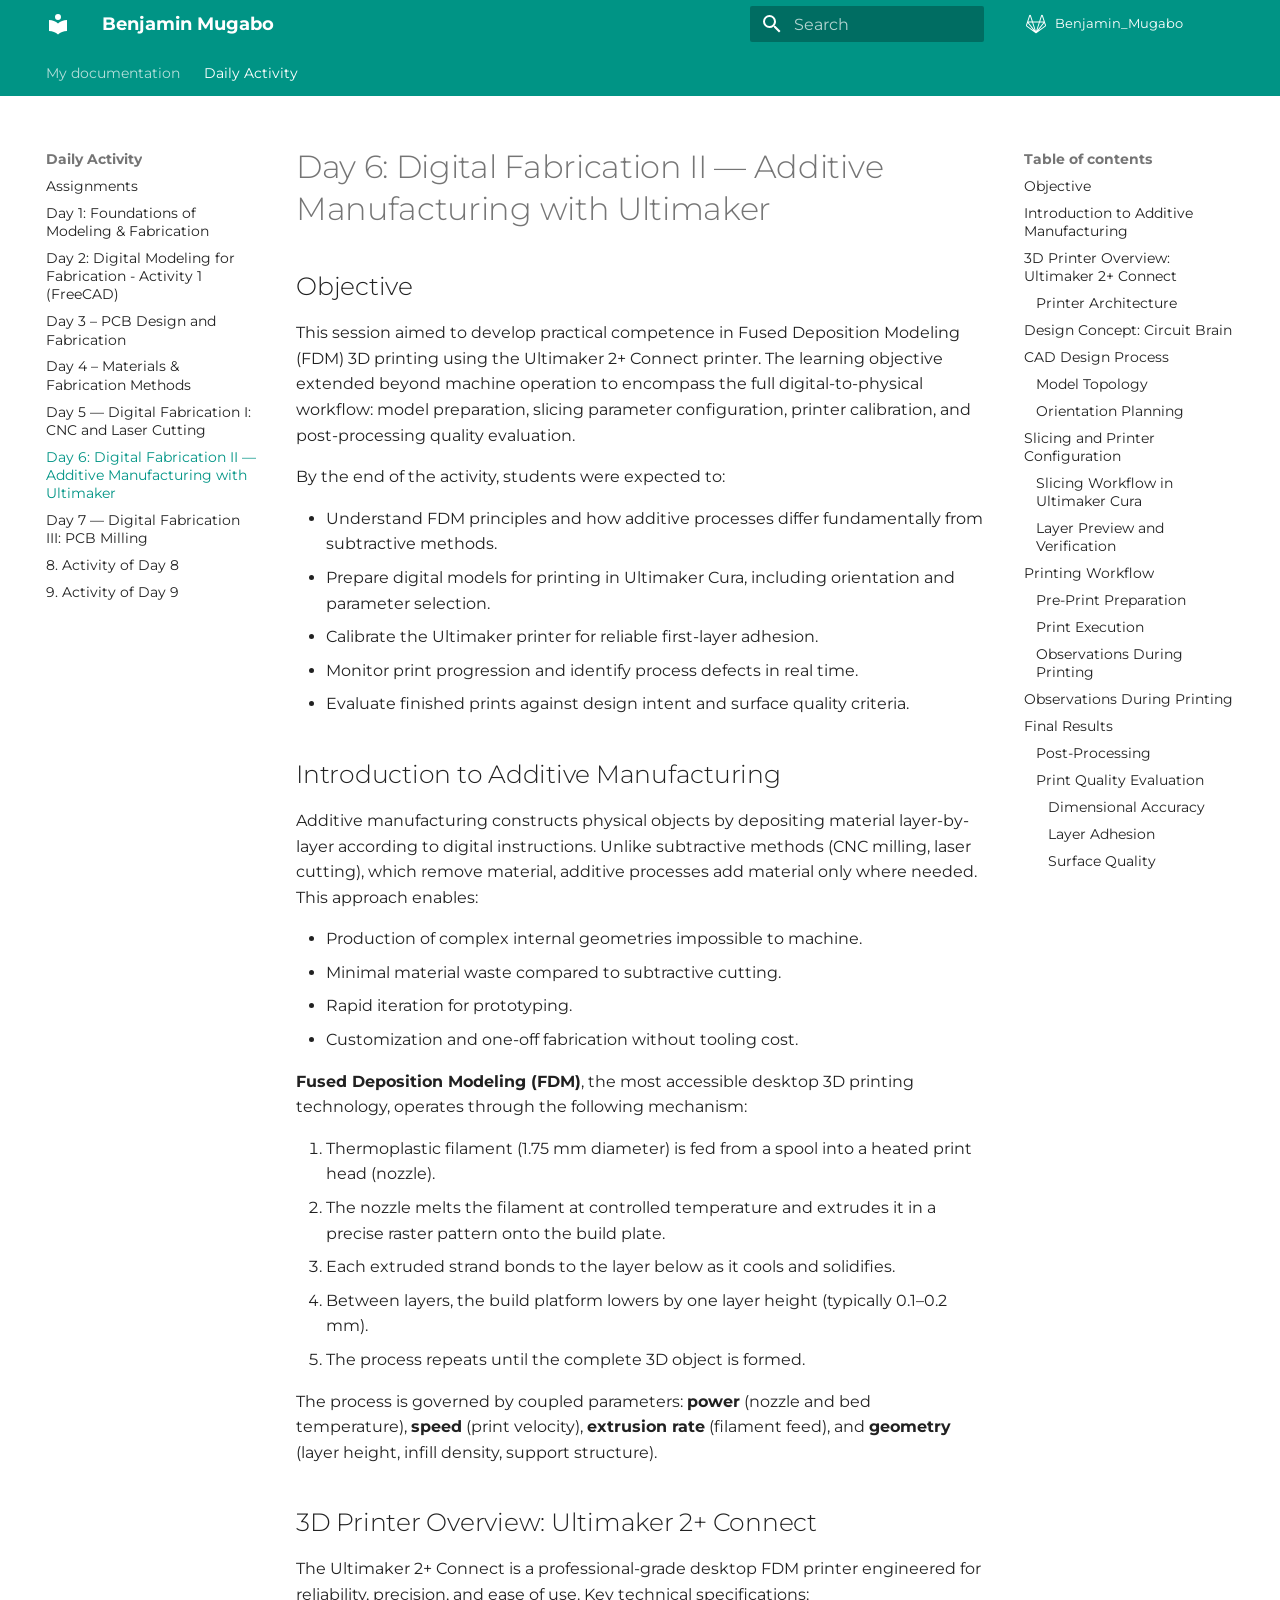
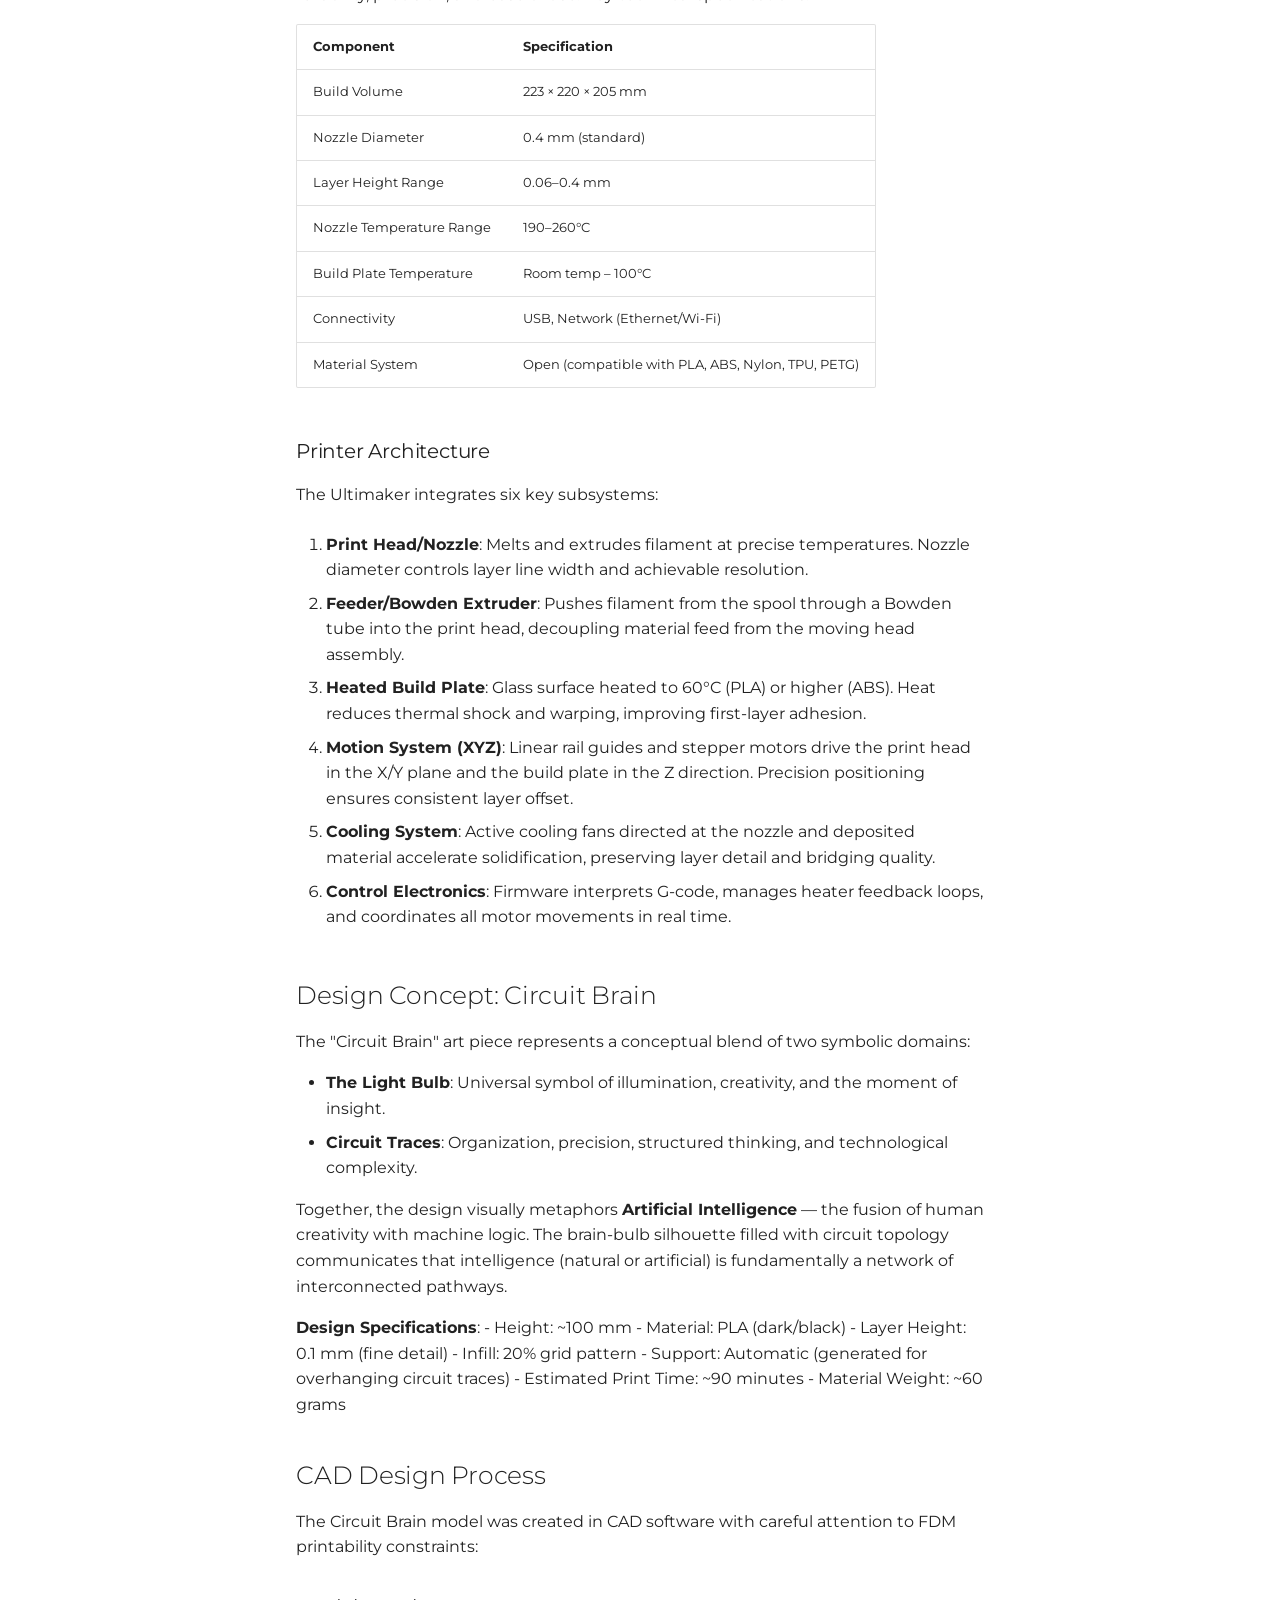
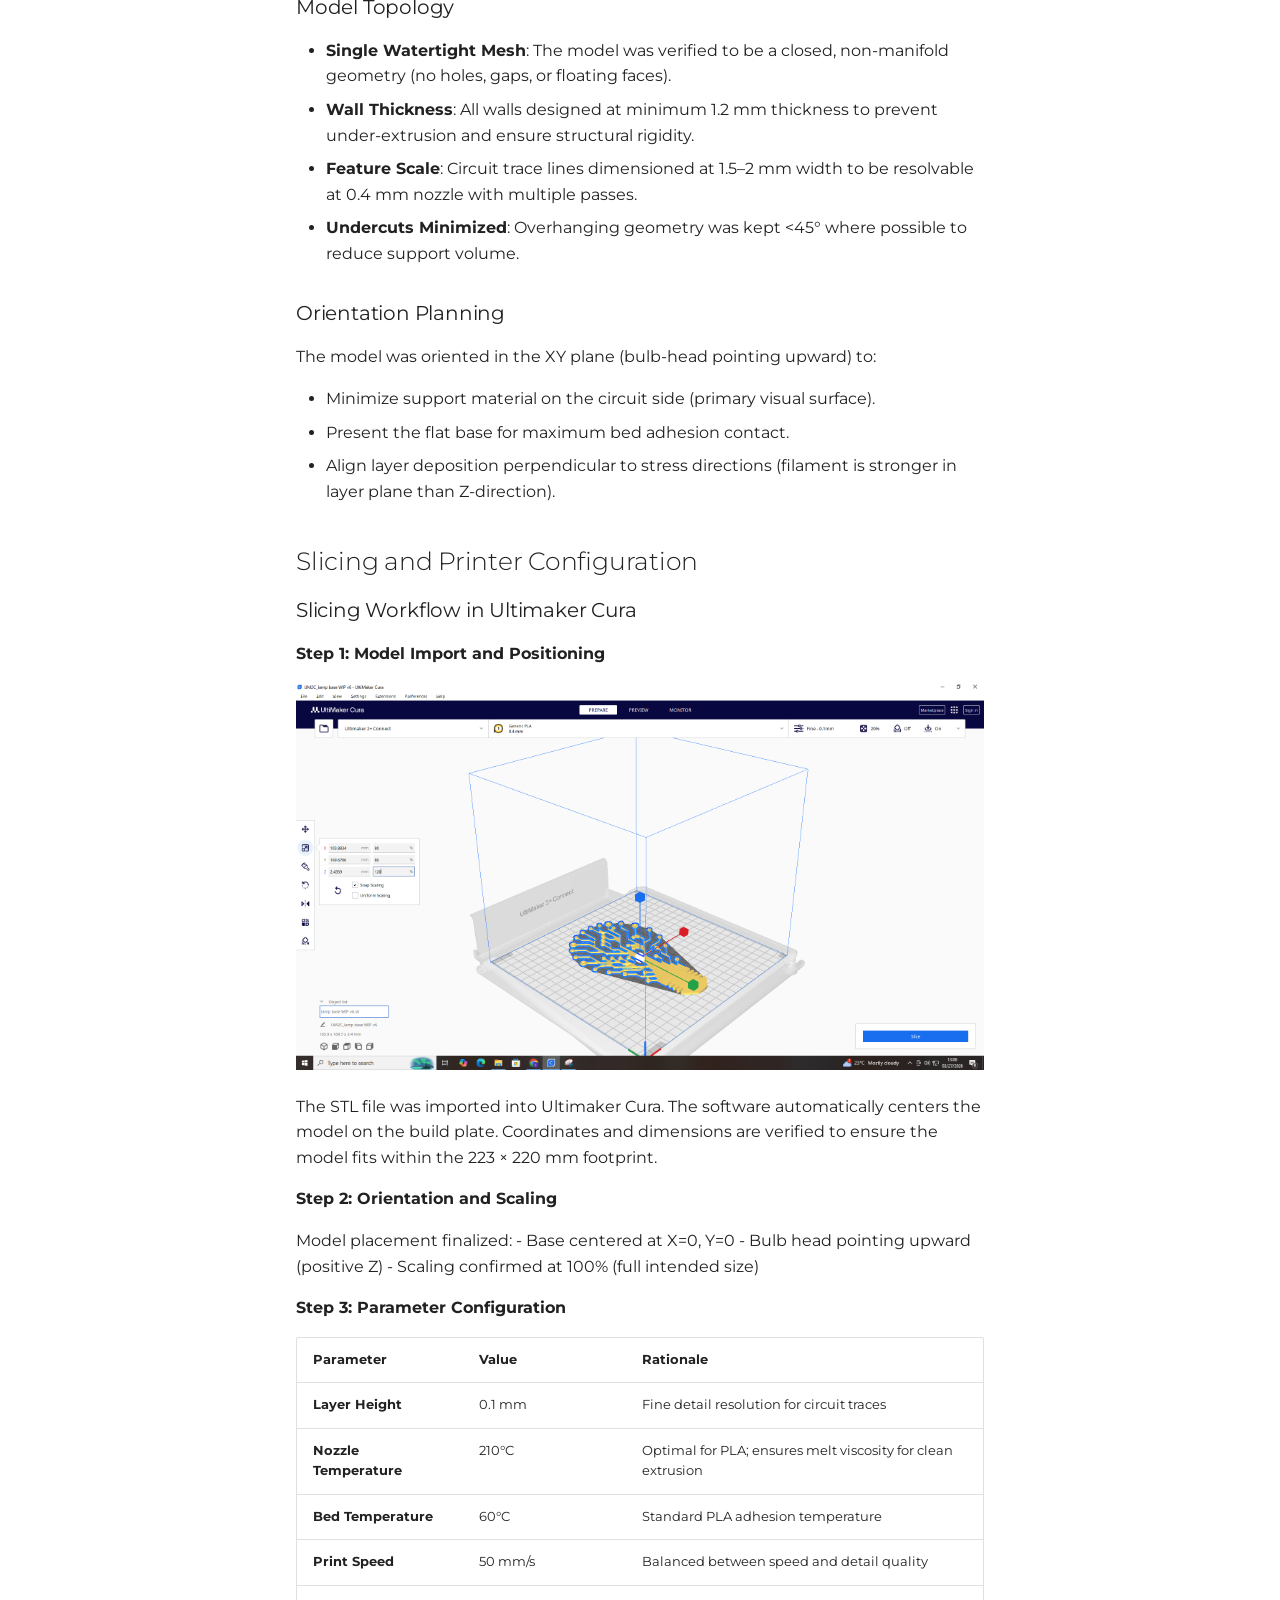
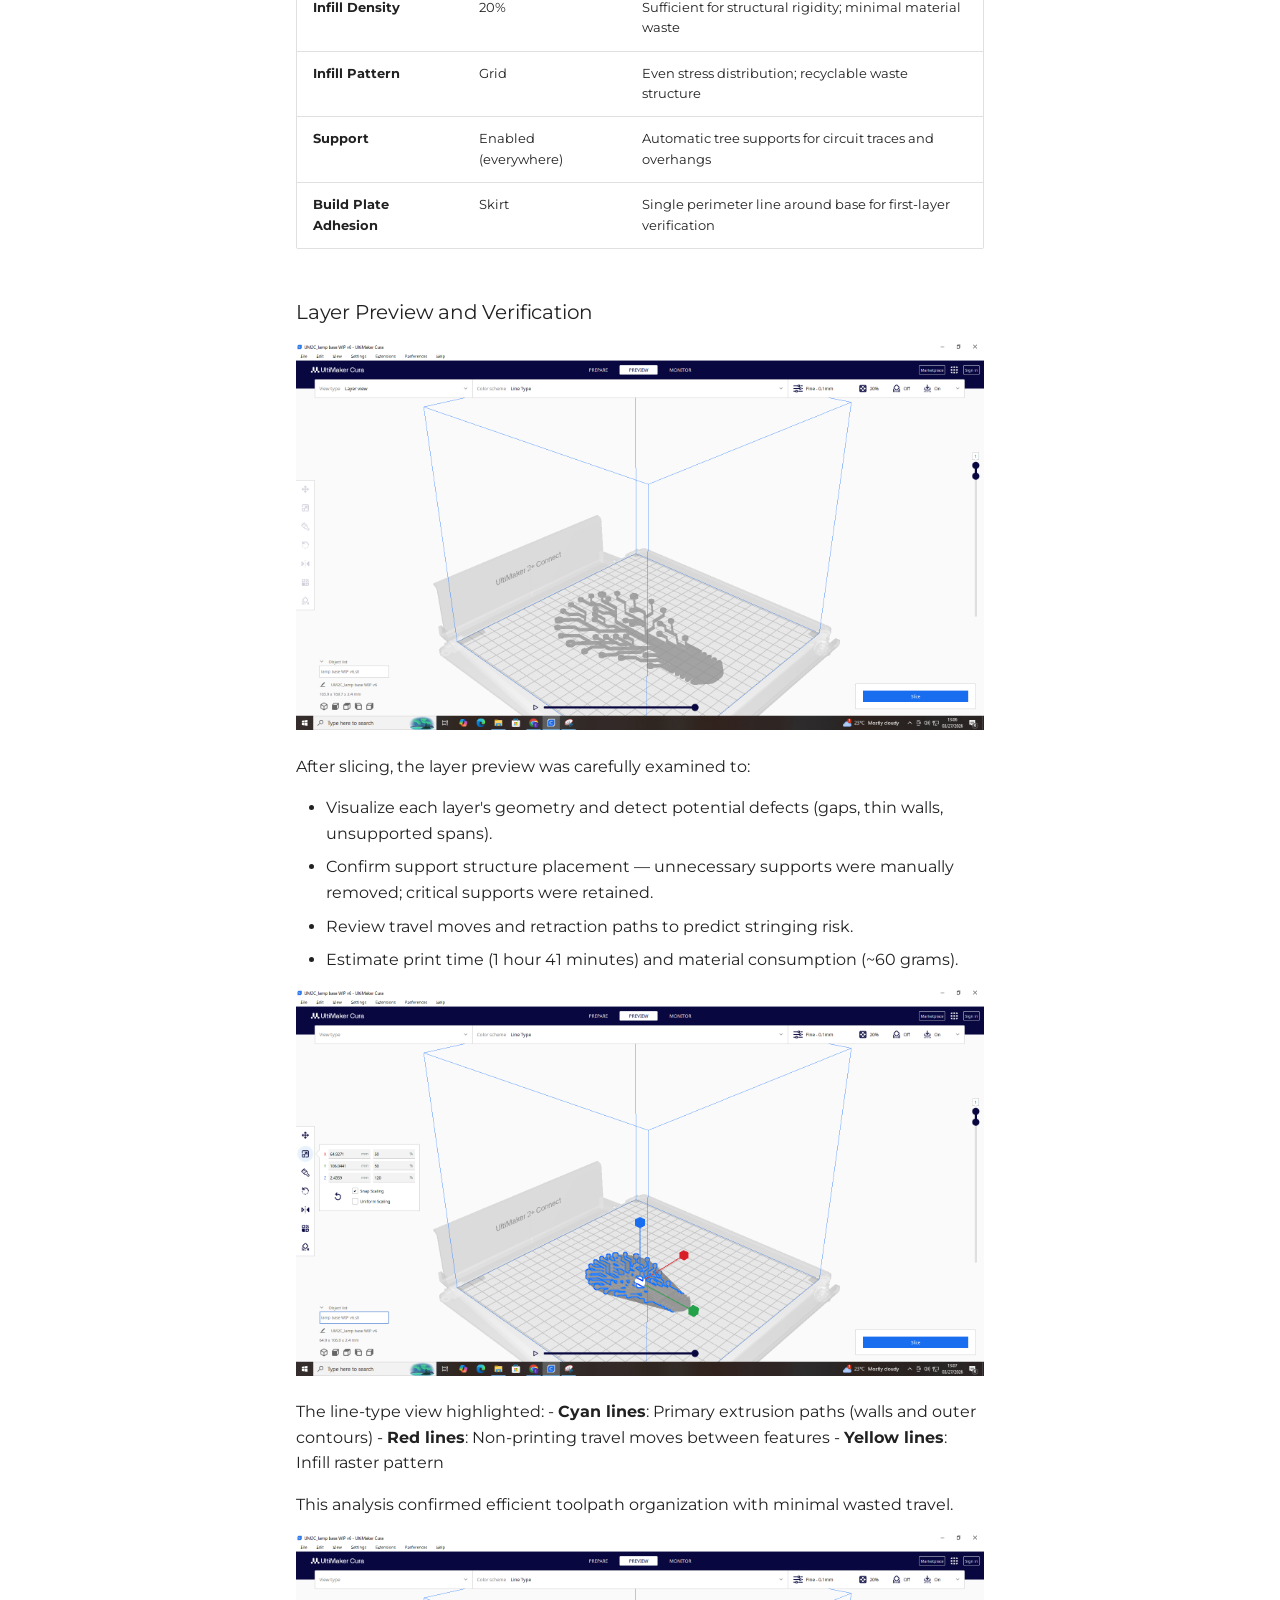
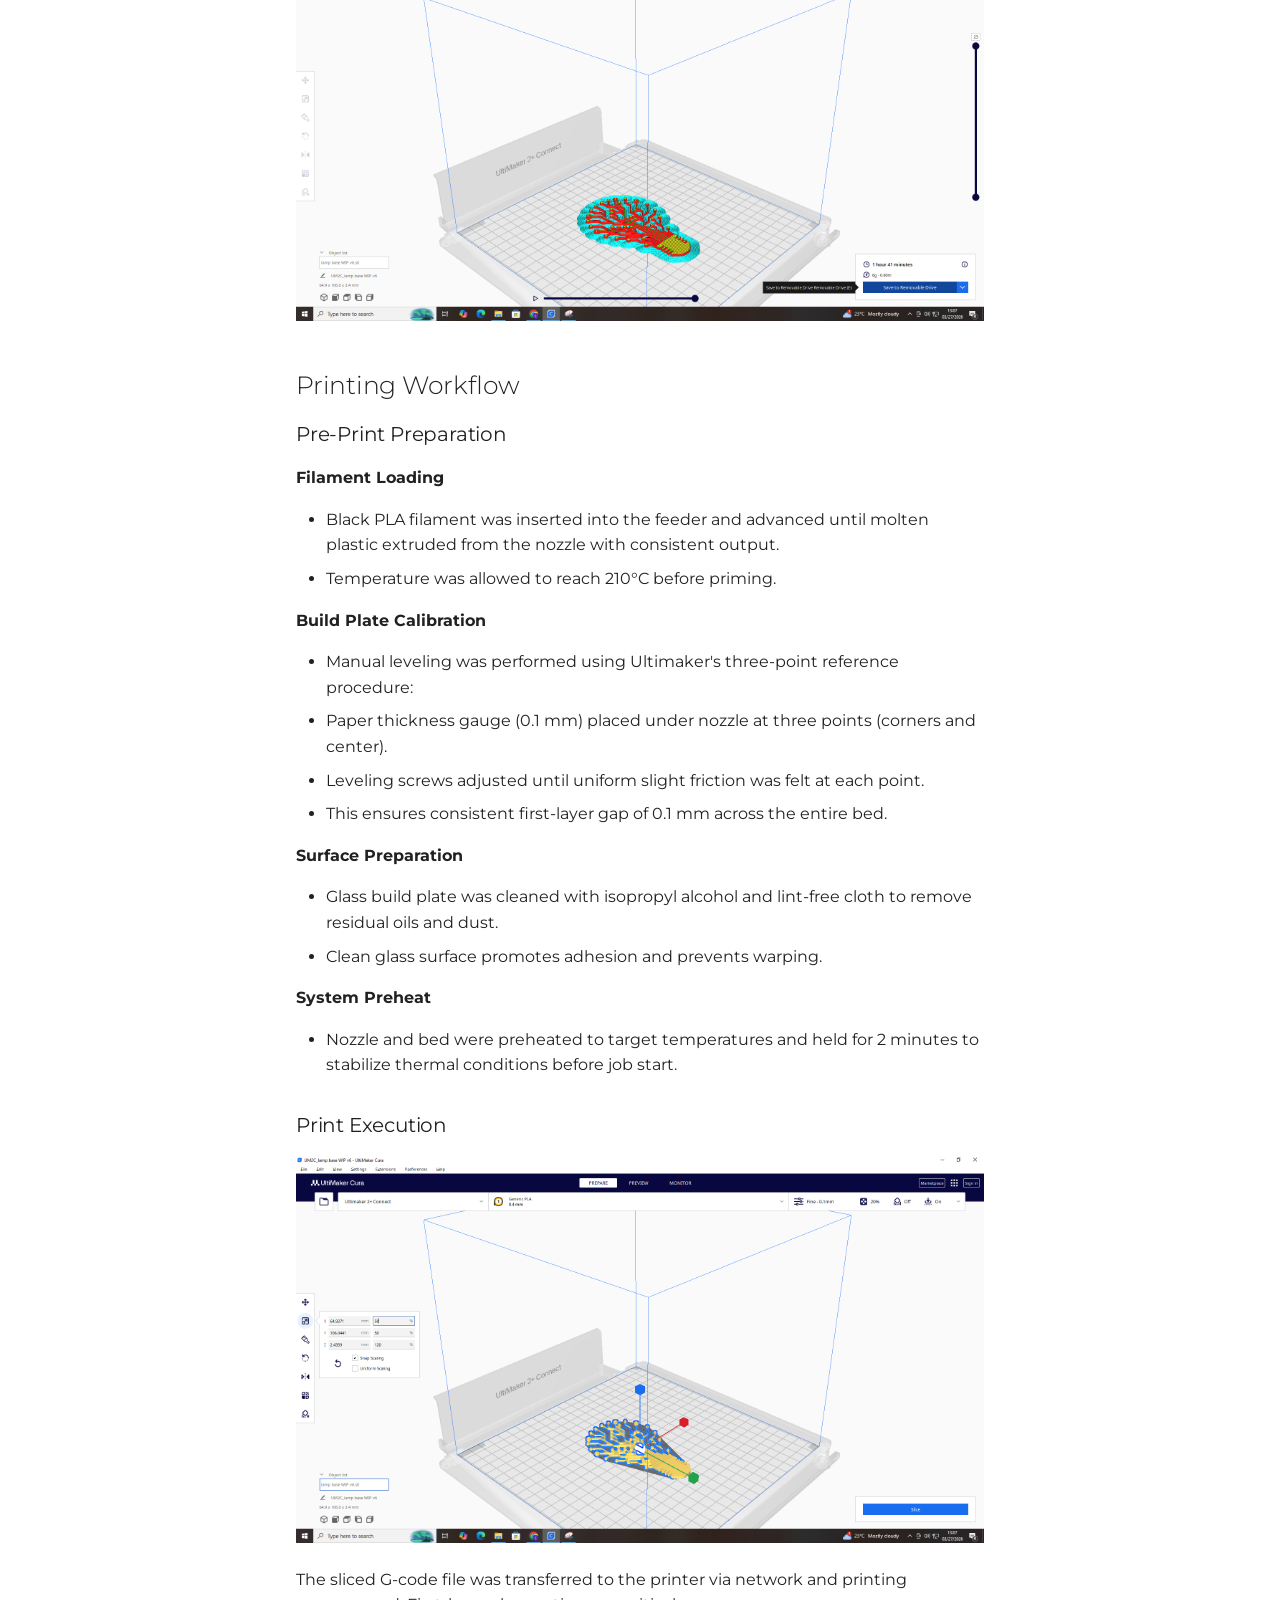
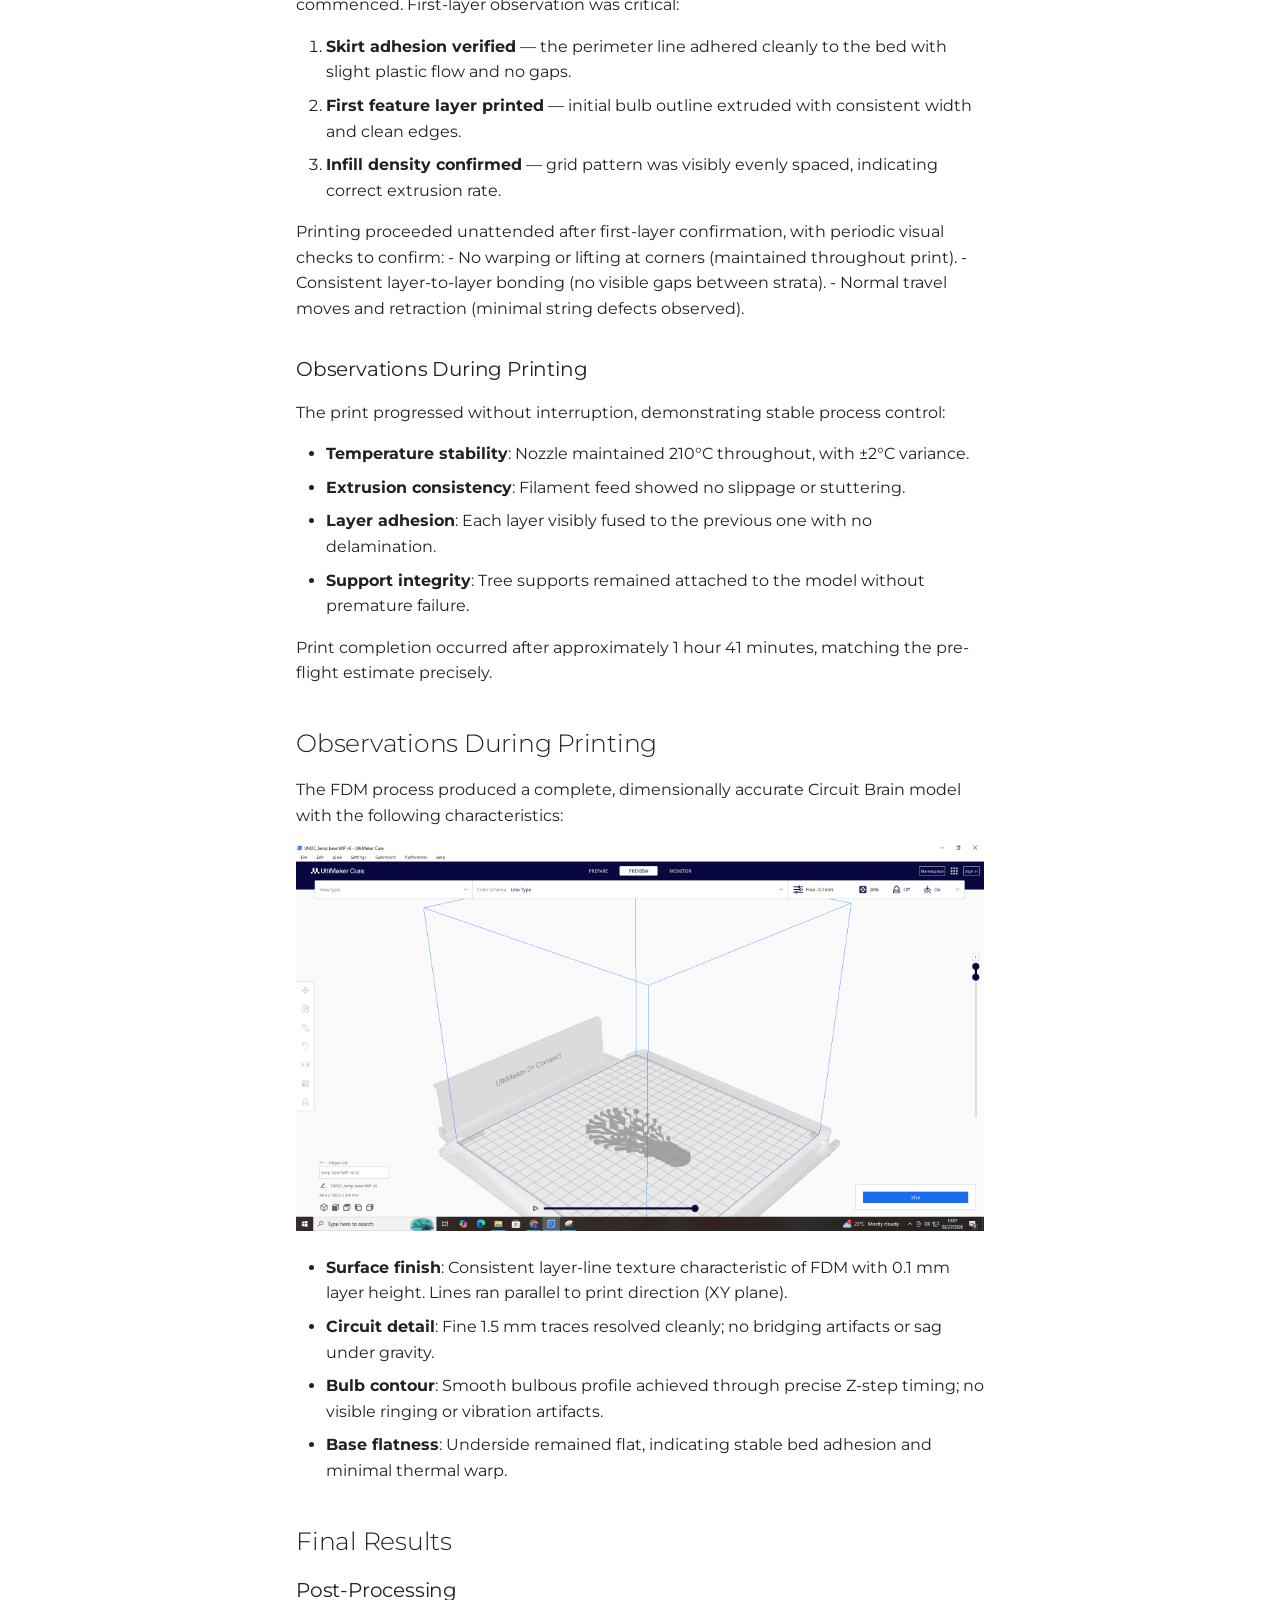
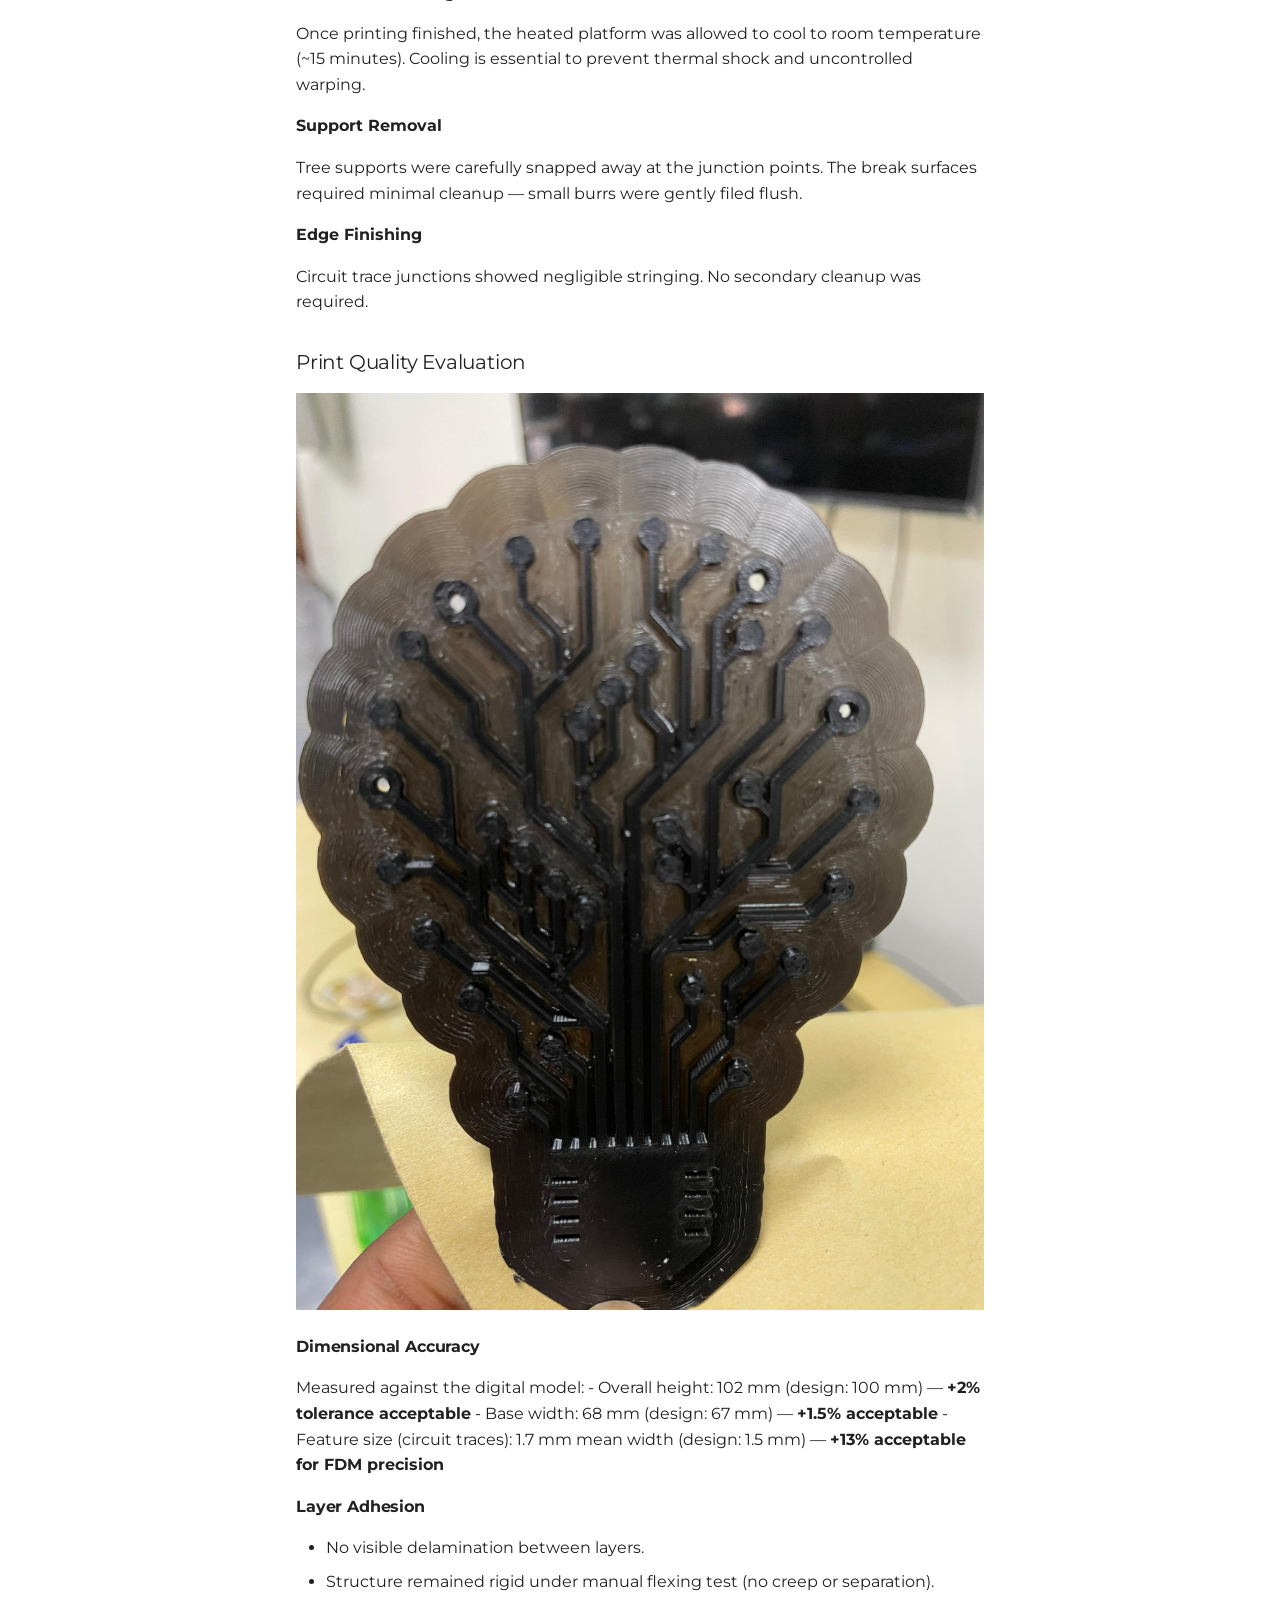
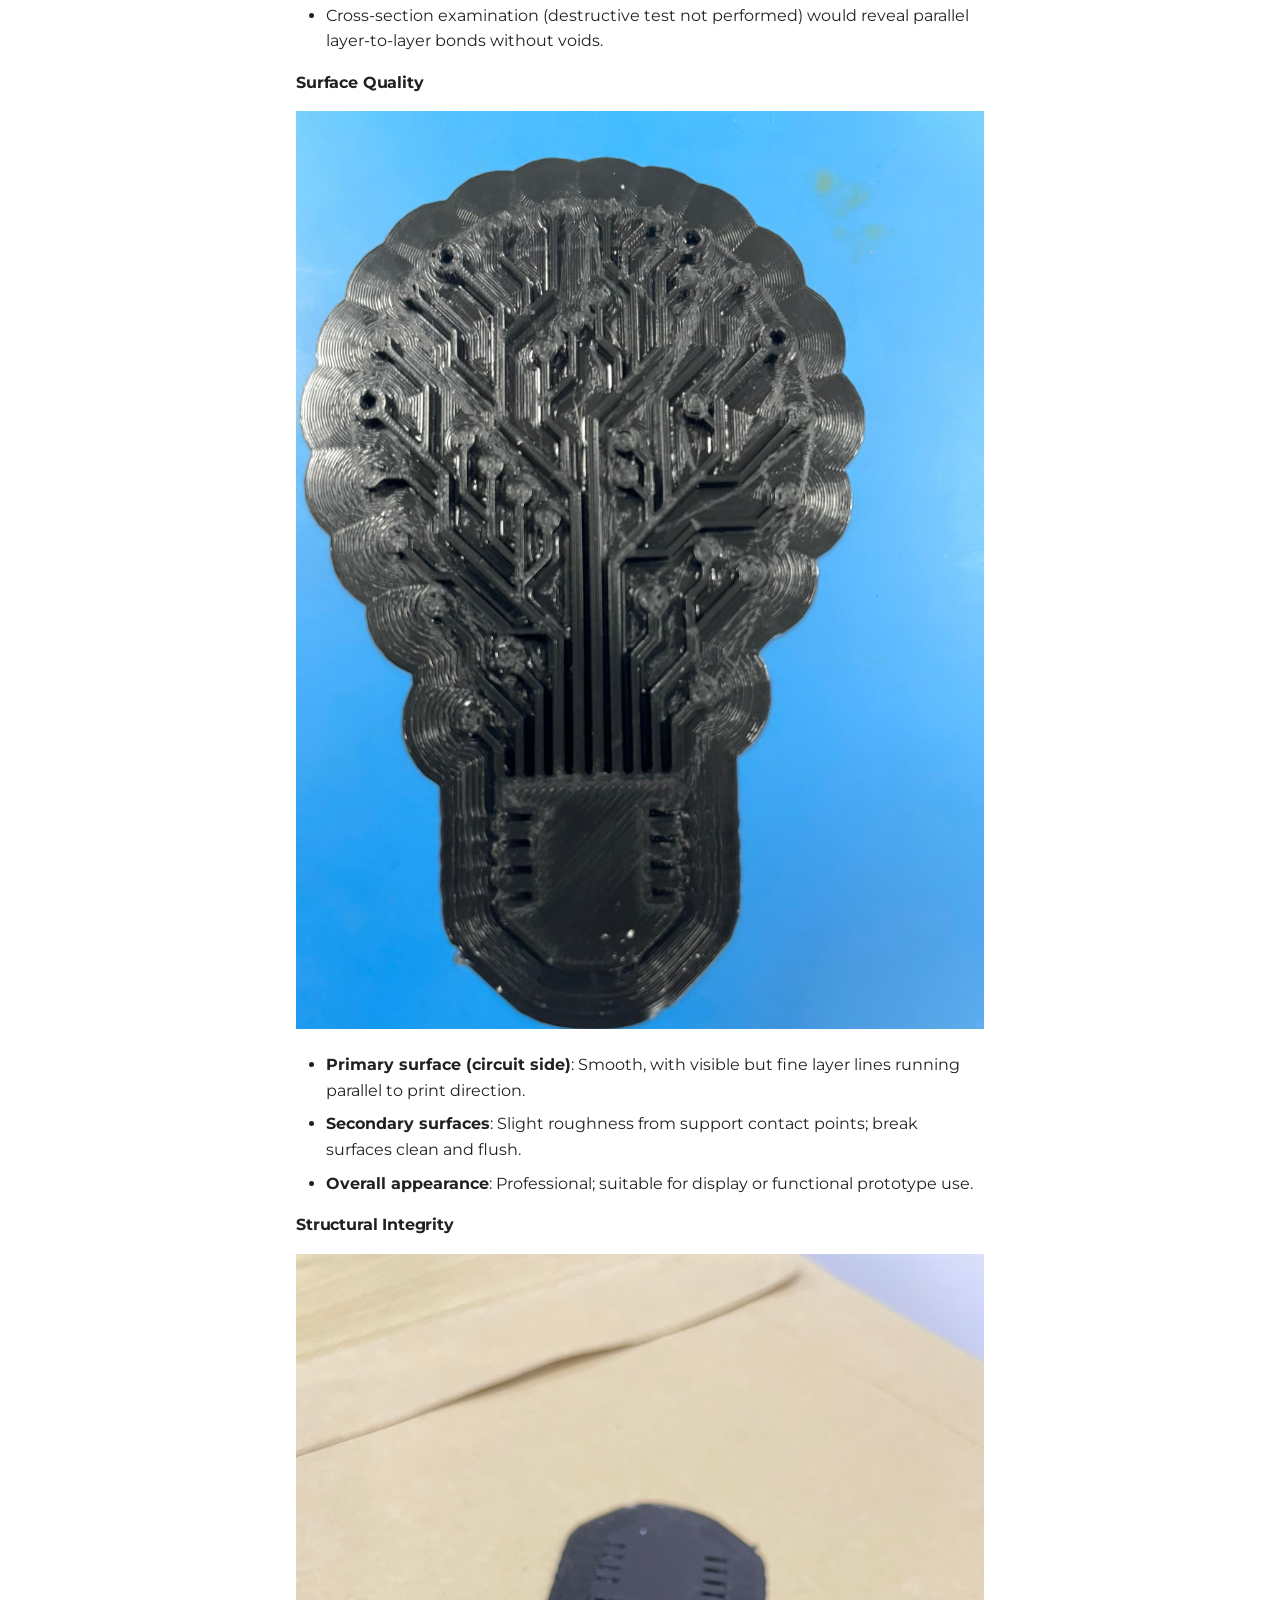
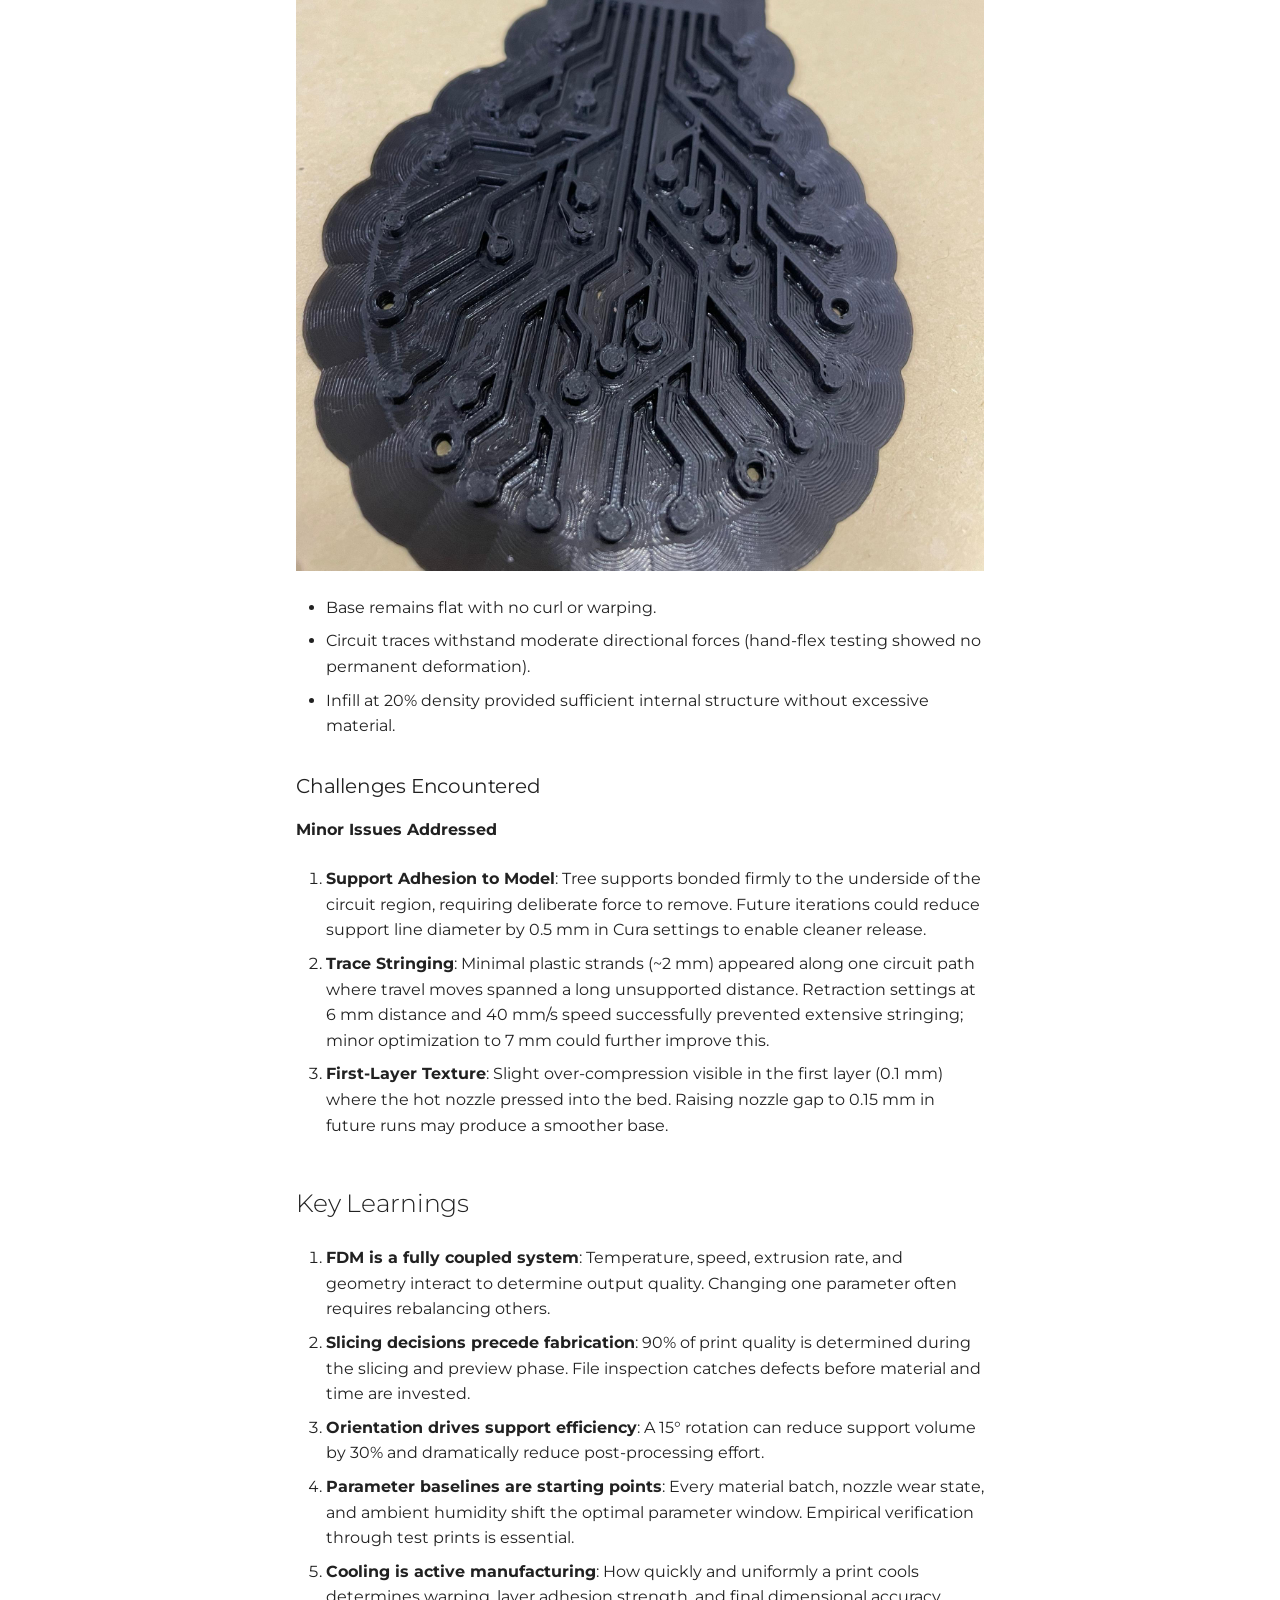
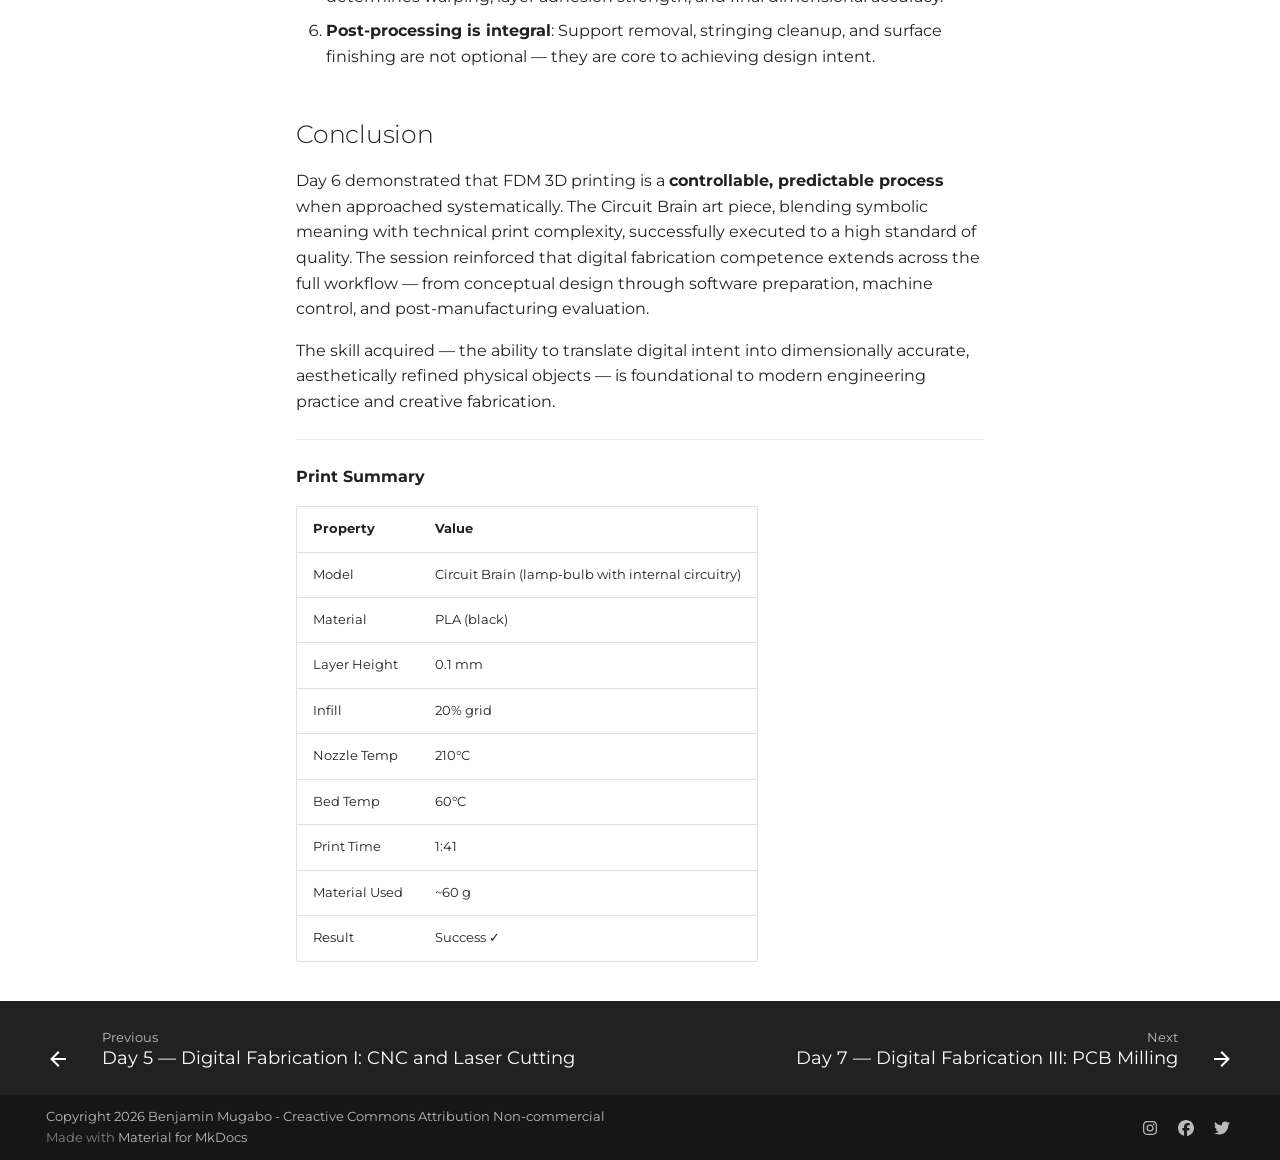
<file: Daily-Activity/day_6/index.html>
<!DOCTYPE html><html lang="en" class="no-js"><head>
    
      <meta charset="utf-8">
      <meta name="viewport" content="width=device-width,initial-scale=1">
      
        <meta name="description" content="Benjamin Mugabo Fabricademy site">
      
      
        <meta name="author" content="Benjamin Mugabo">
      
      
        <link rel="canonical" href="https://r-inyuru.github.io/ModelingFabricationTechnique/Daily-Activity/day_6/">
      
      
        <link rel="prev" href="../day_5/">
      
      
        <link rel="next" href="../day_7/">
      
      
        
      
      
      <link rel="icon" href="../../assets/images/favicon.png">
      <meta name="generator" content="mkdocs-1.6.1, mkdocs-material-9.7.1">
    
    
      
        <title>Day 6: Digital Fabrication II — Additive Manufacturing with Ultimaker - Benjamin Mugabo</title>
      
    
    
      <link rel="stylesheet" href="../../assets/stylesheets/main.484c7ddc.min.css">
      
        
        <link rel="stylesheet" href="../../assets/stylesheets/palette.ab4e12ef.min.css">
      
      


    
    
      
    
    
      
        
        
        <link rel="preconnect" href="https://fonts.gstatic.com" crossorigin>
        <link rel="stylesheet" href="https://fonts.googleapis.com/css?family=Montserrat:300,300i,400,400i,700,700i%7CRoboto+Mono:400,400i,700,700i&amp;display=fallback">
        <style>:root{--md-text-font:"Montserrat";--md-code-font:"Roboto Mono"}</style>
      
    
    
    <script>__md_scope=new URL("../..",location),__md_hash=e=>[...e].reduce(((e,_)=>(e<<5)-e+_.charCodeAt(0)),0),__md_get=(e,_=localStorage,t=__md_scope)=>JSON.parse(_.getItem(t.pathname+"."+e)),__md_set=(e,_,t=localStorage,a=__md_scope)=>{try{t.setItem(a.pathname+"."+e,JSON.stringify(_))}catch(e){}}</script>
    
      

    
    
  <link href="../../assets/stylesheets/glightbox.min.css" rel="stylesheet"><script src="../../assets/javascripts/glightbox.min.js"></script><style id="glightbox-style">
            html.glightbox-open { overflow: initial; height: 100%; }
            .gslide-title { margin-top: 0px; user-select: text; }
            .gslide-desc { color: #666; user-select: text; }
            .gslide-image img { background: white; }
            .gscrollbar-fixer { padding-right: 15px; }
            .gdesc-inner { font-size: 0.75rem; }
            body[data-md-color-scheme="slate"] .gdesc-inner { background: var(--md-default-bg-color); }
            body[data-md-color-scheme="slate"] .gslide-title { color: var(--md-default-fg-color); }
            body[data-md-color-scheme="slate"] .gslide-desc { color: var(--md-default-fg-color); }
        </style></head>
  
  
    
    
    
    
    
    <body dir="ltr" data-md-color-scheme="default" data-md-color-primary="teal" data-md-color-accent="deep-purple">
  
    
    <input class="md-toggle" data-md-toggle="drawer" type="checkbox" id="__drawer" autocomplete="off">
    <input class="md-toggle" data-md-toggle="search" type="checkbox" id="__search" autocomplete="off">
    <label class="md-overlay" for="__drawer"></label>
    <div data-md-component="skip">
      
        
        <a href="#day-6-digital-fabrication-ii-additive-manufacturing-with-ultimaker" class="md-skip">
          Skip to content
        </a>
      
    </div>
    <div data-md-component="announce">
      
    </div>
    
    
      

<header class="md-header" data-md-component="header">
  <nav class="md-header__inner md-grid" aria-label="Header">
    <a href="../.." title="Benjamin Mugabo" class="md-header__button md-logo" aria-label="Benjamin Mugabo" data-md-component="logo">
      
  
  <svg xmlns="http://www.w3.org/2000/svg" viewBox="0 0 24 24"><path d="M12 8a3 3 0 0 0 3-3 3 3 0 0 0-3-3 3 3 0 0 0-3 3 3 3 0 0 0 3 3m0 3.54C9.64 9.35 6.5 8 3 8v11c3.5 0 6.64 1.35 9 3.54 2.36-2.19 5.5-3.54 9-3.54V8c-3.5 0-6.64 1.35-9 3.54"></path></svg>

    </a>
    <label class="md-header__button md-icon" for="__drawer">
      
      <svg xmlns="http://www.w3.org/2000/svg" viewBox="0 0 24 24"><path d="M3 6h18v2H3zm0 5h18v2H3zm0 5h18v2H3z"></path></svg>
    </label>
    <div class="md-header__title" data-md-component="header-title">
      <div class="md-header__ellipsis">
        <div class="md-header__topic">
          <span class="md-ellipsis">
            Benjamin Mugabo
          </span>
        </div>
        <div class="md-header__topic" data-md-component="header-topic">
          <span class="md-ellipsis">
            
              Day 6: Digital Fabrication II — Additive Manufacturing with Ultimaker
            
          </span>
        </div>
      </div>
    </div>
    
      
    
    
    
    
      
      
        <label class="md-header__button md-icon" for="__search">
          
          <svg xmlns="http://www.w3.org/2000/svg" viewBox="0 0 24 24"><path d="M9.5 3A6.5 6.5 0 0 1 16 9.5c0 1.61-.59 3.09-1.56 4.23l.27.27h.79l5 5-1.5 1.5-5-5v-.79l-.27-.27A6.52 6.52 0 0 1 9.5 16 6.5 6.5 0 0 1 3 9.5 6.5 6.5 0 0 1 9.5 3m0 2C7 5 5 7 5 9.5S7 14 9.5 14 14 12 14 9.5 12 5 9.5 5"></path></svg>
        </label>
        <div class="md-search" data-md-component="search" role="dialog">
  <label class="md-search__overlay" for="__search"></label>
  <div class="md-search__inner" role="search">
    <form class="md-search__form" name="search">
      <input type="text" class="md-search__input" name="query" aria-label="Search" placeholder="Search" autocapitalize="off" autocorrect="off" autocomplete="off" spellcheck="false" data-md-component="search-query" required>
      <label class="md-search__icon md-icon" for="__search">
        
        <svg xmlns="http://www.w3.org/2000/svg" viewBox="0 0 24 24"><path d="M9.5 3A6.5 6.5 0 0 1 16 9.5c0 1.61-.59 3.09-1.56 4.23l.27.27h.79l5 5-1.5 1.5-5-5v-.79l-.27-.27A6.52 6.52 0 0 1 9.5 16 6.5 6.5 0 0 1 3 9.5 6.5 6.5 0 0 1 9.5 3m0 2C7 5 5 7 5 9.5S7 14 9.5 14 14 12 14 9.5 12 5 9.5 5"></path></svg>
        
        <svg xmlns="http://www.w3.org/2000/svg" viewBox="0 0 24 24"><path d="M20 11v2H8l5.5 5.5-1.42 1.42L4.16 12l7.92-7.92L13.5 5.5 8 11z"></path></svg>
      </label>
      <nav class="md-search__options" aria-label="Search">
        
        <button type="reset" class="md-search__icon md-icon" title="Clear" aria-label="Clear" tabindex="-1">
          
          <svg xmlns="http://www.w3.org/2000/svg" viewBox="0 0 24 24"><path d="M19 6.41 17.59 5 12 10.59 6.41 5 5 6.41 10.59 12 5 17.59 6.41 19 12 13.41 17.59 19 19 17.59 13.41 12z"></path></svg>
        </button>
      </nav>
      
    </form>
    <div class="md-search__output">
      <div class="md-search__scrollwrap" tabindex="0" data-md-scrollfix>
        <div class="md-search-result" data-md-component="search-result">
          <div class="md-search-result__meta">
            Initializing search
          </div>
          <ol class="md-search-result__list" role="presentation"></ol>
        </div>
      </div>
    </div>
  </div>
</div>
      
    
    
      <div class="md-header__source">
        <a href="https://github.com/benjaminmugabob/Benjamin_Mugabo" title="Go to repository" class="md-source" data-md-component="source">
  <div class="md-source__icon md-icon">
    
    <svg xmlns="http://www.w3.org/2000/svg" viewBox="0 0 24 24"><path d="m21.94 13.11-1.05-3.22c0-.03-.01-.06-.02-.09l-2.11-6.48a.86.86 0 0 0-.8-.57c-.36 0-.68.25-.79.58l-2 6.17H8.84L6.83 3.33a.85.85 0 0 0-.79-.58c-.37 0-.69.25-.8.58L3.13 9.82v.01l-1.07 3.28c-.16.5.01 1.04.44 1.34l9.22 6.71c.17.12.39.12.56-.01l9.22-6.7c.43-.3.6-.84.44-1.34M8.15 10.45l2.57 7.91-6.17-7.91m8.73 7.92 2.47-7.59.1-.33h3.61l-5.59 7.16m4.1-13.67 1.81 5.56h-3.62m-1.3.95-1.79 5.51L12 19.24l-2.86-8.79M6.03 3.94 7.84 9.5H4.23m-1.18 4.19c-.09-.07-.13-.19-.09-.29l.79-2.43 5.82 7.45m11.38-4.73-6.51 4.73.02-.03 5.79-7.42.79 2.43c.04.1 0 .22-.09.29"></path></svg>
  </div>
  <div class="md-source__repository">
    Benjamin_Mugabo
  </div>
</a>
      </div>
    
  </nav>
  
</header>
    
    <div class="md-container" data-md-component="container">
      
      
        
          
            
<nav class="md-tabs" aria-label="Tabs" data-md-component="tabs">
  <div class="md-grid">
    <ul class="md-tabs__list">
      
        
  
  
  
  
    <li class="md-tabs__item">
      <a href="../.." class="md-tabs__link">
        
  
  
    
  
  My documentation

      </a>
    </li>
  

      
        
  
  
  
    
  
  
    
    
      <li class="md-tabs__item md-tabs__item--active">
        <a href="../" class="md-tabs__link">
          
  
  
  Daily Activity

        </a>
      </li>
    
  

      
    </ul>
  </div>
</nav>
          
        
      
      <main class="md-main" data-md-component="main">
        <div class="md-main__inner md-grid">
          
            
              
              <div class="md-sidebar md-sidebar--primary" data-md-component="sidebar" data-md-type="navigation">
                <div class="md-sidebar__scrollwrap">
                  <div class="md-sidebar__inner">
                    


  


<nav class="md-nav md-nav--primary md-nav--lifted" aria-label="Navigation" data-md-level="0">
  <label class="md-nav__title" for="__drawer">
    <a href="../.." title="Benjamin Mugabo" class="md-nav__button md-logo" aria-label="Benjamin Mugabo" data-md-component="logo">
      
  
  <svg xmlns="http://www.w3.org/2000/svg" viewBox="0 0 24 24"><path d="M12 8a3 3 0 0 0 3-3 3 3 0 0 0-3-3 3 3 0 0 0-3 3 3 3 0 0 0 3 3m0 3.54C9.64 9.35 6.5 8 3 8v11c3.5 0 6.64 1.35 9 3.54 2.36-2.19 5.5-3.54 9-3.54V8c-3.5 0-6.64 1.35-9 3.54"></path></svg>

    </a>
    Benjamin Mugabo
  </label>
  
    <div class="md-nav__source">
      <a href="https://github.com/benjaminmugabob/Benjamin_Mugabo" title="Go to repository" class="md-source" data-md-component="source">
  <div class="md-source__icon md-icon">
    
    <svg xmlns="http://www.w3.org/2000/svg" viewBox="0 0 24 24"><path d="m21.94 13.11-1.05-3.22c0-.03-.01-.06-.02-.09l-2.11-6.48a.86.86 0 0 0-.8-.57c-.36 0-.68.25-.79.58l-2 6.17H8.84L6.83 3.33a.85.85 0 0 0-.79-.58c-.37 0-.69.25-.8.58L3.13 9.82v.01l-1.07 3.28c-.16.5.01 1.04.44 1.34l9.22 6.71c.17.12.39.12.56-.01l9.22-6.7c.43-.3.6-.84.44-1.34M8.15 10.45l2.57 7.91-6.17-7.91m8.73 7.92 2.47-7.59.1-.33h3.61l-5.59 7.16m4.1-13.67 1.81 5.56h-3.62m-1.3.95-1.79 5.51L12 19.24l-2.86-8.79M6.03 3.94 7.84 9.5H4.23m-1.18 4.19c-.09-.07-.13-.19-.09-.29l.79-2.43 5.82 7.45m11.38-4.73-6.51 4.73.02-.03 5.79-7.42.79 2.43c.04.1 0 .22-.09.29"></path></svg>
  </div>
  <div class="md-source__repository">
    Benjamin_Mugabo
  </div>
</a>
    </div>
  
  <ul class="md-nav__list" data-md-scrollfix>
    
      
      
  
  
  
  
    <li class="md-nav__item">
      <a href="../.." class="md-nav__link">
        
  
  
  <span class="md-ellipsis">
    
  
    My documentation
  

    
  </span>
  
  

      </a>
    </li>
  

    
      
      
  
  
    
  
  
  
    
    
    
    
      
        
        
      
      
    
    
    <li class="md-nav__item md-nav__item--active md-nav__item--section md-nav__item--nested">
      
        
        
        <input class="md-nav__toggle md-toggle " type="checkbox" id="__nav_2" checked>
        
          
          <label class="md-nav__link" for="__nav_2" id="__nav_2_label" tabindex="">
            
  
  
  <span class="md-ellipsis">
    
  
    Daily Activity
  

    
  </span>
  
  

            <span class="md-nav__icon md-icon"></span>
          </label>
        
        <nav class="md-nav" data-md-level="1" aria-labelledby="__nav_2_label" aria-expanded="true">
          <label class="md-nav__title" for="__nav_2">
            <span class="md-nav__icon md-icon"></span>
            
  
    Daily Activity
  

          </label>
          <ul class="md-nav__list" data-md-scrollfix>
            
              
                
  
  
  
  
    <li class="md-nav__item">
      <a href="../" class="md-nav__link">
        
  
  
  <span class="md-ellipsis">
    
  
    Assignments
  

    
  </span>
  
  

      </a>
    </li>
  

              
            
              
                
  
  
  
  
    <li class="md-nav__item">
      <a href="../day_1/" class="md-nav__link">
        
  
  
  <span class="md-ellipsis">
    
  
    Day 1: Foundations of Modeling &amp; Fabrication
  

    
  </span>
  
  

      </a>
    </li>
  

              
            
              
                
  
  
  
  
    <li class="md-nav__item">
      <a href="../day_2/" class="md-nav__link">
        
  
  
  <span class="md-ellipsis">
    
  
    Day 2: Digital Modeling for Fabrication - Activity 1 (FreeCAD)
  

    
  </span>
  
  

      </a>
    </li>
  

              
            
              
                
  
  
  
  
    <li class="md-nav__item">
      <a href="../day_3/" class="md-nav__link">
        
  
  
  <span class="md-ellipsis">
    
  
    Day 3 – PCB Design and Fabrication
  

    
  </span>
  
  

      </a>
    </li>
  

              
            
              
                
  
  
  
  
    <li class="md-nav__item">
      <a href="../day_4/" class="md-nav__link">
        
  
  
  <span class="md-ellipsis">
    
  
    Day 4 – Materials &amp; Fabrication Methods
  

    
  </span>
  
  

      </a>
    </li>
  

              
            
              
                
  
  
  
  
    <li class="md-nav__item">
      <a href="../day_5/" class="md-nav__link">
        
  
  
  <span class="md-ellipsis">
    
  
    Day 5 — Digital Fabrication I: CNC and Laser Cutting
  

    
  </span>
  
  

      </a>
    </li>
  

              
            
              
                
  
  
    
  
  
  
    <li class="md-nav__item md-nav__item--active">
      
      <input class="md-nav__toggle md-toggle" type="checkbox" id="__toc">
      
      
        
      
      
        <label class="md-nav__link md-nav__link--active" for="__toc">
          
  
  
  <span class="md-ellipsis">
    
  
    Day 6: Digital Fabrication II — Additive Manufacturing with Ultimaker
  

    
  </span>
  
  

          <span class="md-nav__icon md-icon"></span>
        </label>
      
      <a href="./" class="md-nav__link md-nav__link--active">
        
  
  
  <span class="md-ellipsis">
    
  
    Day 6: Digital Fabrication II — Additive Manufacturing with Ultimaker
  

    
  </span>
  
  

      </a>
      
        

<nav class="md-nav md-nav--secondary" aria-label="Table of contents">
  
  
  
    
  
  
    <label class="md-nav__title" for="__toc">
      <span class="md-nav__icon md-icon"></span>
      Table of contents
    </label>
    <ul class="md-nav__list" data-md-component="toc" data-md-scrollfix>
      
        <li class="md-nav__item">
  <a href="#objective" class="md-nav__link">
    <span class="md-ellipsis">
      
        Objective
      
    </span>
  </a>
  
</li>
      
        <li class="md-nav__item">
  <a href="#introduction-to-additive-manufacturing" class="md-nav__link">
    <span class="md-ellipsis">
      
        Introduction to Additive Manufacturing
      
    </span>
  </a>
  
</li>
      
        <li class="md-nav__item">
  <a href="#3d-printer-overview-ultimaker-2-connect" class="md-nav__link">
    <span class="md-ellipsis">
      
        3D Printer Overview: Ultimaker 2+ Connect
      
    </span>
  </a>
  
    <nav class="md-nav" aria-label="3D Printer Overview: Ultimaker 2+ Connect">
      <ul class="md-nav__list">
        
          <li class="md-nav__item">
  <a href="#printer-architecture" class="md-nav__link">
    <span class="md-ellipsis">
      
        Printer Architecture
      
    </span>
  </a>
  
</li>
        
      </ul>
    </nav>
  
</li>
      
        <li class="md-nav__item">
  <a href="#design-concept-circuit-brain" class="md-nav__link">
    <span class="md-ellipsis">
      
        Design Concept: Circuit Brain
      
    </span>
  </a>
  
</li>
      
        <li class="md-nav__item">
  <a href="#cad-design-process" class="md-nav__link">
    <span class="md-ellipsis">
      
        CAD Design Process
      
    </span>
  </a>
  
    <nav class="md-nav" aria-label="CAD Design Process">
      <ul class="md-nav__list">
        
          <li class="md-nav__item">
  <a href="#model-topology" class="md-nav__link">
    <span class="md-ellipsis">
      
        Model Topology
      
    </span>
  </a>
  
</li>
        
          <li class="md-nav__item">
  <a href="#orientation-planning" class="md-nav__link">
    <span class="md-ellipsis">
      
        Orientation Planning
      
    </span>
  </a>
  
</li>
        
      </ul>
    </nav>
  
</li>
      
        <li class="md-nav__item">
  <a href="#slicing-and-printer-configuration" class="md-nav__link">
    <span class="md-ellipsis">
      
        Slicing and Printer Configuration
      
    </span>
  </a>
  
    <nav class="md-nav" aria-label="Slicing and Printer Configuration">
      <ul class="md-nav__list">
        
          <li class="md-nav__item">
  <a href="#slicing-workflow-in-ultimaker-cura" class="md-nav__link">
    <span class="md-ellipsis">
      
        Slicing Workflow in Ultimaker Cura
      
    </span>
  </a>
  
</li>
        
          <li class="md-nav__item">
  <a href="#layer-preview-and-verification" class="md-nav__link">
    <span class="md-ellipsis">
      
        Layer Preview and Verification
      
    </span>
  </a>
  
</li>
        
      </ul>
    </nav>
  
</li>
      
        <li class="md-nav__item">
  <a href="#printing-workflow" class="md-nav__link">
    <span class="md-ellipsis">
      
        Printing Workflow
      
    </span>
  </a>
  
    <nav class="md-nav" aria-label="Printing Workflow">
      <ul class="md-nav__list">
        
          <li class="md-nav__item">
  <a href="#pre-print-preparation" class="md-nav__link">
    <span class="md-ellipsis">
      
        Pre-Print Preparation
      
    </span>
  </a>
  
</li>
        
          <li class="md-nav__item">
  <a href="#print-execution" class="md-nav__link">
    <span class="md-ellipsis">
      
        Print Execution
      
    </span>
  </a>
  
</li>
        
          <li class="md-nav__item">
  <a href="#observations-during-printing" class="md-nav__link">
    <span class="md-ellipsis">
      
        Observations During Printing
      
    </span>
  </a>
  
</li>
        
      </ul>
    </nav>
  
</li>
      
        <li class="md-nav__item">
  <a href="#observations-during-printing_1" class="md-nav__link">
    <span class="md-ellipsis">
      
        Observations During Printing
      
    </span>
  </a>
  
</li>
      
        <li class="md-nav__item">
  <a href="#final-results" class="md-nav__link">
    <span class="md-ellipsis">
      
        Final Results
      
    </span>
  </a>
  
    <nav class="md-nav" aria-label="Final Results">
      <ul class="md-nav__list">
        
          <li class="md-nav__item">
  <a href="#post-processing" class="md-nav__link">
    <span class="md-ellipsis">
      
        Post-Processing
      
    </span>
  </a>
  
</li>
        
          <li class="md-nav__item">
  <a href="#print-quality-evaluation" class="md-nav__link">
    <span class="md-ellipsis">
      
        Print Quality Evaluation
      
    </span>
  </a>
  
    <nav class="md-nav" aria-label="Print Quality Evaluation">
      <ul class="md-nav__list">
        
          <li class="md-nav__item">
  <a href="#dimensional-accuracy" class="md-nav__link">
    <span class="md-ellipsis">
      
        Dimensional Accuracy
      
    </span>
  </a>
  
</li>
        
          <li class="md-nav__item">
  <a href="#layer-adhesion" class="md-nav__link">
    <span class="md-ellipsis">
      
        Layer Adhesion
      
    </span>
  </a>
  
</li>
        
          <li class="md-nav__item">
  <a href="#surface-quality" class="md-nav__link">
    <span class="md-ellipsis">
      
        Surface Quality
      
    </span>
  </a>
  
</li>
        
          <li class="md-nav__item">
  <a href="#structural-integrity" class="md-nav__link">
    <span class="md-ellipsis">
      
        Structural Integrity
      
    </span>
  </a>
  
</li>
        
      </ul>
    </nav>
  
</li>
        
          <li class="md-nav__item">
  <a href="#challenges-encountered" class="md-nav__link">
    <span class="md-ellipsis">
      
        Challenges Encountered
      
    </span>
  </a>
  
</li>
        
      </ul>
    </nav>
  
</li>
      
        <li class="md-nav__item">
  <a href="#key-learnings" class="md-nav__link">
    <span class="md-ellipsis">
      
        Key Learnings
      
    </span>
  </a>
  
</li>
      
        <li class="md-nav__item">
  <a href="#conclusion" class="md-nav__link">
    <span class="md-ellipsis">
      
        Conclusion
      
    </span>
  </a>
  
</li>
      
    </ul>
  
</nav>
      
    </li>
  

              
            
              
                
  
  
  
  
    <li class="md-nav__item">
      <a href="../day_7/" class="md-nav__link">
        
  
  
  <span class="md-ellipsis">
    
  
    Day 7 — Digital Fabrication III: PCB Milling
  

    
  </span>
  
  

      </a>
    </li>
  

              
            
              
                
  
  
  
  
    <li class="md-nav__item">
      <a href="../day_8/" class="md-nav__link">
        
  
  
  <span class="md-ellipsis">
    
  
    8. Activity of Day 8
  

    
  </span>
  
  

      </a>
    </li>
  

              
            
              
                
  
  
  
  
    <li class="md-nav__item">
      <a href="../day_9/" class="md-nav__link">
        
  
  
  <span class="md-ellipsis">
    
  
    9. Activity of Day 9
  

    
  </span>
  
  

      </a>
    </li>
  

              
            
          </ul>
        </nav>
      
    </li>
  

    
  </ul>
</nav>
                  </div>
                </div>
              </div>
            
            
              
              <div class="md-sidebar md-sidebar--secondary" data-md-component="sidebar" data-md-type="toc">
                <div class="md-sidebar__scrollwrap">
                  <div class="md-sidebar__inner">
                    

<nav class="md-nav md-nav--secondary" aria-label="Table of contents">
  
  
  
    
  
  
    <label class="md-nav__title" for="__toc">
      <span class="md-nav__icon md-icon"></span>
      Table of contents
    </label>
    <ul class="md-nav__list" data-md-component="toc" data-md-scrollfix>
      
        <li class="md-nav__item">
  <a href="#objective" class="md-nav__link">
    <span class="md-ellipsis">
      
        Objective
      
    </span>
  </a>
  
</li>
      
        <li class="md-nav__item">
  <a href="#introduction-to-additive-manufacturing" class="md-nav__link">
    <span class="md-ellipsis">
      
        Introduction to Additive Manufacturing
      
    </span>
  </a>
  
</li>
      
        <li class="md-nav__item">
  <a href="#3d-printer-overview-ultimaker-2-connect" class="md-nav__link">
    <span class="md-ellipsis">
      
        3D Printer Overview: Ultimaker 2+ Connect
      
    </span>
  </a>
  
    <nav class="md-nav" aria-label="3D Printer Overview: Ultimaker 2+ Connect">
      <ul class="md-nav__list">
        
          <li class="md-nav__item">
  <a href="#printer-architecture" class="md-nav__link">
    <span class="md-ellipsis">
      
        Printer Architecture
      
    </span>
  </a>
  
</li>
        
      </ul>
    </nav>
  
</li>
      
        <li class="md-nav__item">
  <a href="#design-concept-circuit-brain" class="md-nav__link">
    <span class="md-ellipsis">
      
        Design Concept: Circuit Brain
      
    </span>
  </a>
  
</li>
      
        <li class="md-nav__item">
  <a href="#cad-design-process" class="md-nav__link">
    <span class="md-ellipsis">
      
        CAD Design Process
      
    </span>
  </a>
  
    <nav class="md-nav" aria-label="CAD Design Process">
      <ul class="md-nav__list">
        
          <li class="md-nav__item">
  <a href="#model-topology" class="md-nav__link">
    <span class="md-ellipsis">
      
        Model Topology
      
    </span>
  </a>
  
</li>
        
          <li class="md-nav__item">
  <a href="#orientation-planning" class="md-nav__link">
    <span class="md-ellipsis">
      
        Orientation Planning
      
    </span>
  </a>
  
</li>
        
      </ul>
    </nav>
  
</li>
      
        <li class="md-nav__item">
  <a href="#slicing-and-printer-configuration" class="md-nav__link">
    <span class="md-ellipsis">
      
        Slicing and Printer Configuration
      
    </span>
  </a>
  
    <nav class="md-nav" aria-label="Slicing and Printer Configuration">
      <ul class="md-nav__list">
        
          <li class="md-nav__item">
  <a href="#slicing-workflow-in-ultimaker-cura" class="md-nav__link">
    <span class="md-ellipsis">
      
        Slicing Workflow in Ultimaker Cura
      
    </span>
  </a>
  
</li>
        
          <li class="md-nav__item">
  <a href="#layer-preview-and-verification" class="md-nav__link">
    <span class="md-ellipsis">
      
        Layer Preview and Verification
      
    </span>
  </a>
  
</li>
        
      </ul>
    </nav>
  
</li>
      
        <li class="md-nav__item">
  <a href="#printing-workflow" class="md-nav__link">
    <span class="md-ellipsis">
      
        Printing Workflow
      
    </span>
  </a>
  
    <nav class="md-nav" aria-label="Printing Workflow">
      <ul class="md-nav__list">
        
          <li class="md-nav__item">
  <a href="#pre-print-preparation" class="md-nav__link">
    <span class="md-ellipsis">
      
        Pre-Print Preparation
      
    </span>
  </a>
  
</li>
        
          <li class="md-nav__item">
  <a href="#print-execution" class="md-nav__link">
    <span class="md-ellipsis">
      
        Print Execution
      
    </span>
  </a>
  
</li>
        
          <li class="md-nav__item">
  <a href="#observations-during-printing" class="md-nav__link">
    <span class="md-ellipsis">
      
        Observations During Printing
      
    </span>
  </a>
  
</li>
        
      </ul>
    </nav>
  
</li>
      
        <li class="md-nav__item">
  <a href="#observations-during-printing_1" class="md-nav__link">
    <span class="md-ellipsis">
      
        Observations During Printing
      
    </span>
  </a>
  
</li>
      
        <li class="md-nav__item">
  <a href="#final-results" class="md-nav__link">
    <span class="md-ellipsis">
      
        Final Results
      
    </span>
  </a>
  
    <nav class="md-nav" aria-label="Final Results">
      <ul class="md-nav__list">
        
          <li class="md-nav__item">
  <a href="#post-processing" class="md-nav__link">
    <span class="md-ellipsis">
      
        Post-Processing
      
    </span>
  </a>
  
</li>
        
          <li class="md-nav__item">
  <a href="#print-quality-evaluation" class="md-nav__link">
    <span class="md-ellipsis">
      
        Print Quality Evaluation
      
    </span>
  </a>
  
    <nav class="md-nav" aria-label="Print Quality Evaluation">
      <ul class="md-nav__list">
        
          <li class="md-nav__item">
  <a href="#dimensional-accuracy" class="md-nav__link">
    <span class="md-ellipsis">
      
        Dimensional Accuracy
      
    </span>
  </a>
  
</li>
        
          <li class="md-nav__item">
  <a href="#layer-adhesion" class="md-nav__link">
    <span class="md-ellipsis">
      
        Layer Adhesion
      
    </span>
  </a>
  
</li>
        
          <li class="md-nav__item">
  <a href="#surface-quality" class="md-nav__link">
    <span class="md-ellipsis">
      
        Surface Quality
      
    </span>
  </a>
  
</li>
        
          <li class="md-nav__item">
  <a href="#structural-integrity" class="md-nav__link">
    <span class="md-ellipsis">
      
        Structural Integrity
      
    </span>
  </a>
  
</li>
        
      </ul>
    </nav>
  
</li>
        
          <li class="md-nav__item">
  <a href="#challenges-encountered" class="md-nav__link">
    <span class="md-ellipsis">
      
        Challenges Encountered
      
    </span>
  </a>
  
</li>
        
      </ul>
    </nav>
  
</li>
      
        <li class="md-nav__item">
  <a href="#key-learnings" class="md-nav__link">
    <span class="md-ellipsis">
      
        Key Learnings
      
    </span>
  </a>
  
</li>
      
        <li class="md-nav__item">
  <a href="#conclusion" class="md-nav__link">
    <span class="md-ellipsis">
      
        Conclusion
      
    </span>
  </a>
  
</li>
      
    </ul>
  
</nav>
                  </div>
                </div>
              </div>
            
          
          
            <div class="md-content" data-md-component="content">
              
              <article class="md-content__inner md-typeset">
                
                  


  
  


<h1 id="day-6-digital-fabrication-ii-additive-manufacturing-with-ultimaker">Day 6: Digital Fabrication II — Additive Manufacturing with Ultimaker<a class="headerlink" href="#day-6-digital-fabrication-ii-additive-manufacturing-with-ultimaker" title="Permanent link">¶</a></h1>
<h2 id="objective">Objective<a class="headerlink" href="#objective" title="Permanent link">¶</a></h2>
<p>This session aimed to develop practical competence in Fused Deposition Modeling (FDM) 3D printing using the Ultimaker 2+ Connect printer. The learning objective extended beyond machine operation to encompass the full digital-to-physical workflow: model preparation, slicing parameter configuration, printer calibration, and post-processing quality evaluation.</p>
<p>By the end of the activity, students were expected to:</p>
<ul>
<li>Understand FDM principles and how additive processes differ fundamentally from subtractive methods.</li>
<li>Prepare digital models for printing in Ultimaker Cura, including orientation and parameter selection.</li>
<li>Calibrate the Ultimaker printer for reliable first-layer adhesion.</li>
<li>Monitor print progression and identify process defects in real time.</li>
<li>Evaluate finished prints against design intent and surface quality criteria.</li>
</ul>
<h2 id="introduction-to-additive-manufacturing">Introduction to Additive Manufacturing<a class="headerlink" href="#introduction-to-additive-manufacturing" title="Permanent link">¶</a></h2>
<p>Additive manufacturing constructs physical objects by depositing material layer-by-layer according to digital instructions. Unlike subtractive methods (CNC milling, laser cutting), which remove material, additive processes add material only where needed. This approach enables:</p>
<ul>
<li>Production of complex internal geometries impossible to machine.</li>
<li>Minimal material waste compared to subtractive cutting.</li>
<li>Rapid iteration for prototyping.</li>
<li>Customization and one-off fabrication without tooling cost.</li>
</ul>
<p><strong>Fused Deposition Modeling (FDM)</strong>, the most accessible desktop 3D printing technology, operates through the following mechanism:</p>
<ol>
<li>Thermoplastic filament (1.75 mm diameter) is fed from a spool into a heated print head (nozzle).</li>
<li>The nozzle melts the filament at controlled temperature and extrudes it in a precise raster pattern onto the build plate.</li>
<li>Each extruded strand bonds to the layer below as it cools and solidifies.</li>
<li>Between layers, the build platform lowers by one layer height (typically 0.1–0.2 mm).</li>
<li>The process repeats until the complete 3D object is formed.</li>
</ol>
<p>The process is governed by coupled parameters: <strong>power</strong> (nozzle and bed temperature), <strong>speed</strong> (print velocity), <strong>extrusion rate</strong> (filament feed), and <strong>geometry</strong> (layer height, infill density, support structure).</p>
<h2 id="3d-printer-overview-ultimaker-2-connect">3D Printer Overview: Ultimaker 2+ Connect<a class="headerlink" href="#3d-printer-overview-ultimaker-2-connect" title="Permanent link">¶</a></h2>
<p>The Ultimaker 2+ Connect is a professional-grade desktop FDM printer engineered for reliability, precision, and ease of use. Key technical specifications:</p>
<table>
<thead>
<tr>
<th>Component</th>
<th>Specification</th>
</tr>
</thead>
<tbody>
<tr>
<td>Build Volume</td>
<td>223 × 220 × 205 mm</td>
</tr>
<tr>
<td>Nozzle Diameter</td>
<td>0.4 mm (standard)</td>
</tr>
<tr>
<td>Layer Height Range</td>
<td>0.06–0.4 mm</td>
</tr>
<tr>
<td>Nozzle Temperature Range</td>
<td>190–260°C</td>
</tr>
<tr>
<td>Build Plate Temperature</td>
<td>Room temp – 100°C</td>
</tr>
<tr>
<td>Connectivity</td>
<td>USB, Network (Ethernet/Wi-Fi)</td>
</tr>
<tr>
<td>Material System</td>
<td>Open (compatible with PLA, ABS, Nylon, TPU, PETG)</td>
</tr>
</tbody>
</table>
<h3 id="printer-architecture">Printer Architecture<a class="headerlink" href="#printer-architecture" title="Permanent link">¶</a></h3>
<p>The Ultimaker integrates six key subsystems:</p>
<ol>
<li>
<p><strong>Print Head/Nozzle</strong>: Melts and extrudes filament at precise temperatures. Nozzle diameter controls layer line width and achievable resolution.</p>
</li>
<li>
<p><strong>Feeder/Bowden Extruder</strong>: Pushes filament from the spool through a Bowden tube into the print head, decoupling material feed from the moving head assembly.</p>
</li>
<li>
<p><strong>Heated Build Plate</strong>: Glass surface heated to 60°C (PLA) or higher (ABS). Heat reduces thermal shock and warping, improving first-layer adhesion.</p>
</li>
<li>
<p><strong>Motion System (XYZ)</strong>: Linear rail guides and stepper motors drive the print head in the X/Y plane and the build plate in the Z direction. Precision positioning ensures consistent layer offset.</p>
</li>
<li>
<p><strong>Cooling System</strong>: Active cooling fans directed at the nozzle and deposited material accelerate solidification, preserving layer detail and bridging quality.</p>
</li>
<li>
<p><strong>Control Electronics</strong>: Firmware interprets G-code, manages heater feedback loops, and coordinates all motor movements in real time.</p>
</li>
</ol>
<h2 id="design-concept-circuit-brain">Design Concept: Circuit Brain<a class="headerlink" href="#design-concept-circuit-brain" title="Permanent link">¶</a></h2>
<p>The "Circuit Brain" art piece represents a conceptual blend of two symbolic domains:</p>
<ul>
<li><strong>The Light Bulb</strong>: Universal symbol of illumination, creativity, and the moment of insight.</li>
<li><strong>Circuit Traces</strong>: Organization, precision, structured thinking, and technological complexity.</li>
</ul>
<p>Together, the design visually metaphors <strong>Artificial Intelligence</strong> — the fusion of human creativity with machine logic. The brain-bulb silhouette filled with circuit topology communicates that intelligence (natural or artificial) is fundamentally a network of interconnected pathways.</p>
<p><strong>Design Specifications</strong>:
- Height: ~100 mm
- Material: PLA (dark/black)
- Layer Height: 0.1 mm (fine detail)
- Infill: 20% grid pattern
- Support: Automatic (generated for overhanging circuit traces)
- Estimated Print Time: ~90 minutes
- Material Weight: ~60 grams</p>
<h2 id="cad-design-process">CAD Design Process<a class="headerlink" href="#cad-design-process" title="Permanent link">¶</a></h2>
<p>The Circuit Brain model was created in CAD software with careful attention to FDM printability constraints:</p>
<h3 id="model-topology">Model Topology<a class="headerlink" href="#model-topology" title="Permanent link">¶</a></h3>
<ul>
<li><strong>Single Watertight Mesh</strong>: The model was verified to be a closed, non-manifold geometry (no holes, gaps, or floating faces).</li>
<li><strong>Wall Thickness</strong>: All walls designed at minimum 1.2 mm thickness to prevent under-extrusion and ensure structural rigidity.</li>
<li><strong>Feature Scale</strong>: Circuit trace lines dimensioned at 1.5–2 mm width to be resolvable at 0.4 mm nozzle with multiple passes.</li>
<li><strong>Undercuts Minimized</strong>: Overhanging geometry was kept &lt;45° where possible to reduce support volume.</li>
</ul>
<h3 id="orientation-planning">Orientation Planning<a class="headerlink" href="#orientation-planning" title="Permanent link">¶</a></h3>
<p>The model was oriented in the XY plane (bulb-head pointing upward) to:</p>
<ul>
<li>Minimize support material on the circuit side (primary visual surface).</li>
<li>Present the flat base for maximum bed adhesion contact.</li>
<li>Align layer deposition perpendicular to stress directions (filament is stronger in layer plane than Z-direction).</li>
</ul>
<h2 id="slicing-and-printer-configuration">Slicing and Printer Configuration<a class="headerlink" href="#slicing-and-printer-configuration" title="Permanent link">¶</a></h2>
<h3 id="slicing-workflow-in-ultimaker-cura">Slicing Workflow in Ultimaker Cura<a class="headerlink" href="#slicing-workflow-in-ultimaker-cura" title="Permanent link">¶</a></h3>
<p><strong>Step 1: Model Import and Positioning</strong></p>
<p><a class="glightbox" data-type="image" data-width="auto" data-height="auto" href="../../images/day_6/Screenshot%20%2839%29.png" data-desc-position="bottom"><img alt="Circuit Brain model in Cura PREPARE tab, positioned on the virtual build plate" src="../../images/day_6/Screenshot%20%2839%29.png"></a></p>
<p>The STL file was imported into Ultimaker Cura. The software automatically centers the model on the build plate. Coordinates and dimensions are verified to ensure the model fits within the 223 × 220 mm footprint.</p>
<p><strong>Step 2: Orientation and Scaling</strong></p>
<p>Model placement finalized:
- Base centered at X=0, Y=0
- Bulb head pointing upward (positive Z)
- Scaling confirmed at 100% (full intended size)</p>
<p><strong>Step 3: Parameter Configuration</strong></p>
<table>
<thead>
<tr>
<th>Parameter</th>
<th>Value</th>
<th>Rationale</th>
</tr>
</thead>
<tbody>
<tr>
<td><strong>Layer Height</strong></td>
<td>0.1 mm</td>
<td>Fine detail resolution for circuit traces</td>
</tr>
<tr>
<td><strong>Nozzle Temperature</strong></td>
<td>210°C</td>
<td>Optimal for PLA; ensures melt viscosity for clean extrusion</td>
</tr>
<tr>
<td><strong>Bed Temperature</strong></td>
<td>60°C</td>
<td>Standard PLA adhesion temperature</td>
</tr>
<tr>
<td><strong>Print Speed</strong></td>
<td>50 mm/s</td>
<td>Balanced between speed and detail quality</td>
</tr>
<tr>
<td><strong>Infill Density</strong></td>
<td>20%</td>
<td>Sufficient for structural rigidity; minimal material waste</td>
</tr>
<tr>
<td><strong>Infill Pattern</strong></td>
<td>Grid</td>
<td>Even stress distribution; recyclable waste structure</td>
</tr>
<tr>
<td><strong>Support</strong></td>
<td>Enabled (everywhere)</td>
<td>Automatic tree supports for circuit traces and overhangs</td>
</tr>
<tr>
<td><strong>Build Plate Adhesion</strong></td>
<td>Skirt</td>
<td>Single perimeter line around base for first-layer verification</td>
</tr>
</tbody>
</table>
<h3 id="layer-preview-and-verification">Layer Preview and Verification<a class="headerlink" href="#layer-preview-and-verification" title="Permanent link">¶</a></h3>
<p><a class="glightbox" data-type="image" data-width="auto" data-height="auto" href="../../images/day_6/Screenshot%20%2840%29.png" data-desc-position="bottom"><img alt="Cura PREVIEW tab showing the sliced model in layer view, with color-coded operations" src="../../images/day_6/Screenshot%20%2840%29.png"></a></p>
<p>After slicing, the layer preview was carefully examined to:</p>
<ul>
<li>Visualize each layer's geometry and detect potential defects (gaps, thin walls, unsupported spans).</li>
<li>Confirm support structure placement — unnecessary supports were manually removed; critical supports were retained.</li>
<li>Review travel moves and retraction paths to predict stringing risk.</li>
<li>Estimate print time (1 hour 41 minutes) and material consumption (~60 grams).</li>
</ul>
<p><a class="glightbox" data-type="image" data-width="auto" data-height="auto" href="../../images/day_6/Screenshot%20%2842%29.png" data-desc-position="bottom"><img alt="Cura PREVIEW in Line Type view, showing extrusion paths (cyan), travel moves (red), and infill pattern (yellow)" src="../../images/day_6/Screenshot%20%2842%29.png"></a></p>
<p>The line-type view highlighted:
- <strong>Cyan lines</strong>: Primary extrusion paths (walls and outer contours)
- <strong>Red lines</strong>: Non-printing travel moves between features
- <strong>Yellow lines</strong>: Infill raster pattern</p>
<p>This analysis confirmed efficient toolpath organization with minimal wasted travel.</p>
<p><a class="glightbox" data-type="image" data-width="auto" data-height="auto" href="../../images/day_6/Screenshot%20%2844%29.png" data-desc-position="bottom"><img alt="Cura PREVIEW showing full layer structure with estimated print time and material usage" src="../../images/day_6/Screenshot%20%2844%29.png"></a></p>
<h2 id="printing-workflow">Printing Workflow<a class="headerlink" href="#printing-workflow" title="Permanent link">¶</a></h2>
<h3 id="pre-print-preparation">Pre-Print Preparation<a class="headerlink" href="#pre-print-preparation" title="Permanent link">¶</a></h3>
<p><strong>Filament Loading</strong></p>
<ul>
<li>Black PLA filament was inserted into the feeder and advanced until molten plastic extruded from the nozzle with consistent output.</li>
<li>Temperature was allowed to reach 210°C before priming.</li>
</ul>
<p><strong>Build Plate Calibration</strong></p>
<ul>
<li>Manual leveling was performed using Ultimaker's three-point reference procedure:</li>
<li>Paper thickness gauge (0.1 mm) placed under nozzle at three points (corners and center).</li>
<li>Leveling screws adjusted until uniform slight friction was felt at each point.</li>
<li>This ensures consistent first-layer gap of 0.1 mm across the entire bed.</li>
</ul>
<p><strong>Surface Preparation</strong></p>
<ul>
<li>Glass build plate was cleaned with isopropyl alcohol and lint-free cloth to remove residual oils and dust.</li>
<li>Clean glass surface promotes adhesion and prevents warping.</li>
</ul>
<p><strong>System Preheat</strong></p>
<ul>
<li>Nozzle and bed were preheated to target temperatures and held for 2 minutes to stabilize thermal conditions before job start.</li>
</ul>
<h3 id="print-execution">Print Execution<a class="headerlink" href="#print-execution" title="Permanent link">¶</a></h3>
<p><a class="glightbox" data-type="image" data-width="auto" data-height="auto" href="../../images/day_6/Screenshot%20%2841%29.png" data-desc-position="bottom"><img alt="Circuit Brain model positioned on printer build plate, ready for printing" src="../../images/day_6/Screenshot%20%2841%29.png"></a></p>
<p>The sliced G-code file was transferred to the printer via network and printing commenced. First-layer observation was critical:</p>
<ol>
<li><strong>Skirt adhesion verified</strong> — the perimeter line adhered cleanly to the bed with slight plastic flow and no gaps.</li>
<li><strong>First feature layer printed</strong> — initial bulb outline extruded with consistent width and clean edges.</li>
<li><strong>Infill density confirmed</strong> — grid pattern was visibly evenly spaced, indicating correct extrusion rate.</li>
</ol>
<p>Printing proceeded unattended after first-layer confirmation, with periodic visual checks to confirm:
- No warping or lifting at corners (maintained throughout print).
- Consistent layer-to-layer bonding (no visible gaps between strata).
- Normal travel moves and retraction (minimal string defects observed).</p>
<h3 id="observations-during-printing">Observations During Printing<a class="headerlink" href="#observations-during-printing" title="Permanent link">¶</a></h3>
<p>The print progressed without interruption, demonstrating stable process control:</p>
<ul>
<li><strong>Temperature stability</strong>: Nozzle maintained 210°C throughout, with ±2°C variance.</li>
<li><strong>Extrusion consistency</strong>: Filament feed showed no slippage or stuttering.</li>
<li><strong>Layer adhesion</strong>: Each layer visibly fused to the previous one with no delamination.</li>
<li><strong>Support integrity</strong>: Tree supports remained attached to the model without premature failure.</li>
</ul>
<p>Print completion occurred after approximately 1 hour 41 minutes, matching the pre-flight estimate precisely.</p>
<h2 id="observations-during-printing_1">Observations During Printing<a class="headerlink" href="#observations-during-printing_1" title="Permanent link">¶</a></h2>
<p>The FDM process produced a complete, dimensionally accurate Circuit Brain model with the following characteristics:</p>
<p><a class="glightbox" data-type="image" data-width="auto" data-height="auto" href="../../images/day_6/Screenshot%20%2843%29.png" data-desc-position="bottom"><img alt="Finished Circuit Brain on heated build plate during cooling phase" src="../../images/day_6/Screenshot%20%2843%29.png"></a></p>
<ul>
<li><strong>Surface finish</strong>: Consistent layer-line texture characteristic of FDM with 0.1 mm layer height. Lines ran parallel to print direction (XY plane).</li>
<li><strong>Circuit detail</strong>: Fine 1.5 mm traces resolved cleanly; no bridging artifacts or sag under gravity.</li>
<li><strong>Bulb contour</strong>: Smooth bulbous profile achieved through precise Z-step timing; no visible ringing or vibration artifacts.</li>
<li><strong>Base flatness</strong>: Underside remained flat, indicating stable bed adhesion and minimal thermal warp.</li>
</ul>
<h2 id="final-results">Final Results<a class="headerlink" href="#final-results" title="Permanent link">¶</a></h2>
<h3 id="post-processing">Post-Processing<a class="headerlink" href="#post-processing" title="Permanent link">¶</a></h3>
<p>Once printing finished, the heated platform was allowed to cool to room temperature (~15 minutes). Cooling is essential to prevent thermal shock and uncontrolled warping.</p>
<p><strong>Support Removal</strong></p>
<p>Tree supports were carefully snapped away at the junction points. The break surfaces required minimal cleanup — small burrs were gently filed flush.</p>
<p><strong>Edge Finishing</strong></p>
<p>Circuit trace junctions showed negligible stringing. No secondary cleanup was required.</p>
<h3 id="print-quality-evaluation">Print Quality Evaluation<a class="headerlink" href="#print-quality-evaluation" title="Permanent link">¶</a></h3>
<p><a class="glightbox" data-type="image" data-width="auto" data-height="auto" href="../../images/day_6/IMG-20260402-WA0091.jpg" data-desc-position="bottom"><img alt="Circuit Brain front view — finished print showing bulb-head silhouette with internal circuit topology" src="../../images/day_6/IMG-20260402-WA0091.jpg"></a></p>
<h4 id="dimensional-accuracy">Dimensional Accuracy<a class="headerlink" href="#dimensional-accuracy" title="Permanent link">¶</a></h4>
<p>Measured against the digital model:
- Overall height: 102 mm (design: 100 mm) — <strong>+2% tolerance acceptable</strong>
- Base width: 68 mm (design: 67 mm) — <strong>+1.5% acceptable</strong>
- Feature size (circuit traces): 1.7 mm mean width (design: 1.5 mm) — <strong>+13% acceptable for FDM precision</strong></p>
<h4 id="layer-adhesion">Layer Adhesion<a class="headerlink" href="#layer-adhesion" title="Permanent link">¶</a></h4>
<ul>
<li>No visible delamination between layers.</li>
<li>Structure remained rigid under manual flexing test (no creep or separation).</li>
<li>Cross-section examination (destructive test not performed) would reveal parallel layer-to-layer bonds without voids.</li>
</ul>
<h4 id="surface-quality">Surface Quality<a class="headerlink" href="#surface-quality" title="Permanent link">¶</a></h4>
<p><a class="glightbox" data-type="image" data-width="auto" data-height="auto" href="../../images/day_6/IMG-20260402-WA0093.jpg" data-desc-position="bottom"><img alt="Circuit Brain angled view showing fine detail resolution and consistent surface texture" src="../../images/day_6/IMG-20260402-WA0093.jpg"></a></p>
<ul>
<li><strong>Primary surface (circuit side)</strong>: Smooth, with visible but fine layer lines running parallel to print direction.</li>
<li><strong>Secondary surfaces</strong>: Slight roughness from support contact points; break surfaces clean and flush.</li>
<li><strong>Overall appearance</strong>: Professional; suitable for display or functional prototype use.</li>
</ul>
<h4 id="structural-integrity">Structural Integrity<a class="headerlink" href="#structural-integrity" title="Permanent link">¶</a></h4>
<p><a class="glightbox" data-type="image" data-width="auto" data-height="auto" href="../../images/day_6/IMG-20260402-WA0095.jpg" data-desc-position="bottom"><img alt="Overhead view of fini Circuit Brain, confirming symmetry and dimensional correctness" src="../../images/day_6/IMG-20260402-WA0095.jpg"></a></p>
<ul>
<li>Base remains flat with no curl or warping.</li>
<li>Circuit traces withstand moderate directional forces (hand-flex testing showed no permanent deformation).</li>
<li>Infill at 20% density provided sufficient internal structure without excessive material.</li>
</ul>
<h3 id="challenges-encountered">Challenges Encountered<a class="headerlink" href="#challenges-encountered" title="Permanent link">¶</a></h3>
<p><strong>Minor Issues Addressed</strong></p>
<ol>
<li>
<p><strong>Support Adhesion to Model</strong>: Tree supports bonded firmly to the underside of the circuit region, requiring deliberate force to remove. Future iterations could reduce support line diameter by 0.5 mm in Cura settings to enable cleaner release.</p>
</li>
<li>
<p><strong>Trace Stringing</strong>: Minimal plastic strands (~2 mm) appeared along one circuit path where travel moves spanned a long unsupported distance. Retraction settings at 6 mm distance and 40 mm/s speed successfully prevented extensive stringing; minor optimization to 7 mm could further improve this.</p>
</li>
<li>
<p><strong>First-Layer Texture</strong>: Slight over-compression visible in the first layer (0.1 mm) where the hot nozzle pressed into the bed. Raising nozzle gap to 0.15 mm in future runs may produce a smoother base.</p>
</li>
</ol>
<h2 id="key-learnings">Key Learnings<a class="headerlink" href="#key-learnings" title="Permanent link">¶</a></h2>
<ol>
<li>
<p><strong>FDM is a fully coupled system</strong>: Temperature, speed, extrusion rate, and geometry interact to determine output quality. Changing one parameter often requires rebalancing others.</p>
</li>
<li>
<p><strong>Slicing decisions precede fabrication</strong>: 90% of print quality is determined during the slicing and preview phase. File inspection catches defects before material and time are invested.</p>
</li>
<li>
<p><strong>Orientation drives support efficiency</strong>: A 15° rotation can reduce support volume by 30% and dramatically reduce post-processing effort.</p>
</li>
<li>
<p><strong>Parameter baselines are starting points</strong>: Every material batch, nozzle wear state, and ambient humidity shift the optimal parameter window. Empirical verification through test prints is essential.</p>
</li>
<li>
<p><strong>Cooling is active manufacturing</strong>: How quickly and uniformly a print cools determines warping, layer adhesion strength, and final dimensional accuracy.</p>
</li>
<li>
<p><strong>Post-processing is integral</strong>: Support removal, stringing cleanup, and surface finishing are not optional — they are core to achieving design intent.</p>
</li>
</ol>
<h2 id="conclusion">Conclusion<a class="headerlink" href="#conclusion" title="Permanent link">¶</a></h2>
<p>Day 6 demonstrated that FDM 3D printing is a <strong>controllable, predictable process</strong> when approached systematically. The Circuit Brain art piece, blending symbolic meaning with technical print complexity, successfully executed to a high standard of quality. The session reinforced that digital fabrication competence extends across the full workflow — from conceptual design through software preparation, machine control, and post-manufacturing evaluation.</p>
<p>The skill acquired — the ability to translate digital intent into dimensionally accurate, aesthetically refined physical objects — is foundational to modern engineering practice and creative fabrication.</p>
<hr>
<p><strong>Print Summary</strong></p>
<table>
<thead>
<tr>
<th>Property</th>
<th>Value</th>
</tr>
</thead>
<tbody>
<tr>
<td>Model</td>
<td>Circuit Brain (lamp-bulb with internal circuitry)</td>
</tr>
<tr>
<td>Material</td>
<td>PLA (black)</td>
</tr>
<tr>
<td>Layer Height</td>
<td>0.1 mm</td>
</tr>
<tr>
<td>Infill</td>
<td>20% grid</td>
</tr>
<tr>
<td>Nozzle Temp</td>
<td>210°C</td>
</tr>
<tr>
<td>Bed Temp</td>
<td>60°C</td>
</tr>
<tr>
<td>Print Time</td>
<td>1:41</td>
</tr>
<tr>
<td>Material Used</td>
<td>~60 g</td>
</tr>
<tr>
<td>Result</td>
<td>Success ✓</td>
</tr>
</tbody>
</table>












                
              </article>
            </div>
          
          
<script>var target=document.getElementById(location.hash.slice(1));target&&target.name&&(target.checked=target.name.startsWith("__tabbed_"))</script>
        </div>
        
      </main>
      
        <footer class="md-footer">
  
    
      
      <nav class="md-footer__inner md-grid" aria-label="Footer">
        
          
          <a href="../day_5/" class="md-footer__link md-footer__link--prev" aria-label="Previous: Day 5 — Digital Fabrication I: CNC and Laser Cutting">
            <div class="md-footer__button md-icon">
              
              <svg xmlns="http://www.w3.org/2000/svg" viewBox="0 0 24 24"><path d="M20 11v2H8l5.5 5.5-1.42 1.42L4.16 12l7.92-7.92L13.5 5.5 8 11z"></path></svg>
            </div>
            <div class="md-footer__title">
              <span class="md-footer__direction">
                Previous
              </span>
              <div class="md-ellipsis">
                Day 5 — Digital Fabrication I: CNC and Laser Cutting
              </div>
            </div>
          </a>
        
        
          
          <a href="../day_7/" class="md-footer__link md-footer__link--next" aria-label="Next: Day 7 — Digital Fabrication III: PCB Milling">
            <div class="md-footer__title">
              <span class="md-footer__direction">
                Next
              </span>
              <div class="md-ellipsis">
                Day 7 — Digital Fabrication III: PCB Milling
              </div>
            </div>
            <div class="md-footer__button md-icon">
              
              <svg xmlns="http://www.w3.org/2000/svg" viewBox="0 0 24 24"><path d="M4 11v2h12l-5.5 5.5 1.42 1.42L19.84 12l-7.92-7.92L10.5 5.5 16 11z"></path></svg>
            </div>
          </a>
        
      </nav>
    
  
  <div class="md-footer-meta md-typeset">
    <div class="md-footer-meta__inner md-grid">
      <div class="md-copyright">
  
    <div class="md-copyright__highlight">
      Copyright 2026 Benjamin Mugabo - Creactive Commons Attribution Non-commercial
    </div>
  
  
    Made with
    <a href="https://squidfunk.github.io/mkdocs-material/" target="_blank" rel="noopener">
      Material for MkDocs
    </a>
  
</div>
      
        
<div class="md-social">
  
    
    
    
    
      
      
    
    <a href="https://instagram.com/fablab_rwanda" target="_blank" rel="noopener" title="instagram.com" class="md-social__link">
      <svg xmlns="http://www.w3.org/2000/svg" viewBox="0 0 448 512"><!--! Font Awesome Free 7.1.0 by @fontawesome - https://fontawesome.com License - https://fontawesome.com/license/free (Icons: CC BY 4.0, Fonts: SIL OFL 1.1, Code: MIT License) Copyright 2025 Fonticons, Inc.--><path d="M224.3 141a115 115 0 1 0-.6 230 115 115 0 1 0 .6-230m-.6 40.4a74.6 74.6 0 1 1 .6 149.2 74.6 74.6 0 1 1-.6-149.2m93.4-45.1a26.8 26.8 0 1 1 53.6 0 26.8 26.8 0 1 1-53.6 0m129.7 27.2c-1.7-35.9-9.9-67.7-36.2-93.9-26.2-26.2-58-34.4-93.9-36.2-37-2.1-147.9-2.1-184.9 0-35.8 1.7-67.6 9.9-93.9 36.1s-34.4 58-36.2 93.9c-2.1 37-2.1 147.9 0 184.9 1.7 35.9 9.9 67.7 36.2 93.9s58 34.4 93.9 36.2c37 2.1 147.9 2.1 184.9 0 35.9-1.7 67.7-9.9 93.9-36.2 26.2-26.2 34.4-58 36.2-93.9 2.1-37 2.1-147.8 0-184.8M399 388c-7.8 19.6-22.9 34.7-42.6 42.6-29.5 11.7-99.5 9-132.1 9s-102.7 2.6-132.1-9c-19.6-7.8-34.7-22.9-42.6-42.6-11.7-29.5-9-99.5-9-132.1s-2.6-102.7 9-132.1c7.8-19.6 22.9-34.7 42.6-42.6 29.5-11.7 99.5-9 132.1-9s102.7-2.6 132.1 9c19.6 7.8 34.7 22.9 42.6 42.6 11.7 29.5 9 99.5 9 132.1s2.7 102.7-9 132.1"></path></svg>
    </a>
  
    
    
    
    
      
      
    
    <a href="https://facebook.com/KigaliFabLab" target="_blank" rel="noopener" title="facebook.com" class="md-social__link">
      <svg xmlns="http://www.w3.org/2000/svg" viewBox="0 0 512 512"><!--! Font Awesome Free 7.1.0 by @fontawesome - https://fontawesome.com License - https://fontawesome.com/license/free (Icons: CC BY 4.0, Fonts: SIL OFL 1.1, Code: MIT License) Copyright 2025 Fonticons, Inc.--><path d="M512 256C512 114.6 397.4 0 256 0S0 114.6 0 256c0 120 82.7 220.8 194.2 248.5V334.2h-52.8V256h52.8v-33.7c0-87.1 39.4-127.5 125-127.5 16.2 0 44.2 3.2 55.7 6.4V172c-6-.6-16.5-1-29.6-1-42 0-58.2 15.9-58.2 57.2V256h83.6l-14.4 78.2H287v175.9C413.8 494.8 512 386.9 512 256"></path></svg>
    </a>
  
    
    
    
    
      
      
    
    <a href="https://twitter.com/fablabrw" target="_blank" rel="noopener" title="twitter.com" class="md-social__link">
      <svg xmlns="http://www.w3.org/2000/svg" viewBox="0 0 512 512"><!--! Font Awesome Free 7.1.0 by @fontawesome - https://fontawesome.com License - https://fontawesome.com/license/free (Icons: CC BY 4.0, Fonts: SIL OFL 1.1, Code: MIT License) Copyright 2025 Fonticons, Inc.--><path d="M459.4 151.7c.3 4.5.3 9.1.3 13.6 0 138.7-105.6 298.6-298.6 298.6-59.5 0-114.7-17.2-161.1-47.1 8.4 1 16.6 1.3 25.3 1.3 49.1 0 94.2-16.6 130.3-44.8-46.1-1-84.8-31.2-98.1-72.8 6.5 1 13 1.6 19.8 1.6 9.4 0 18.8-1.3 27.6-3.6-48.1-9.7-84.1-52-84.1-103v-1.3c14 7.8 30.2 12.7 47.4 13.3-28.3-18.8-46.8-51-46.8-87.4 0-19.5 5.2-37.4 14.3-53C87.4 130.8 165 172.4 252.1 176.9c-1.6-7.8-2.6-15.9-2.6-24C249.5 95.1 296.3 48 354.4 48c30.2 0 57.5 12.7 76.7 33.1 23.7-4.5 46.5-13.3 66.6-25.3-7.8 24.4-24.4 44.8-46.1 57.8 21.1-2.3 41.6-8.1 60.4-16.2-14.3 20.8-32.2 39.3-52.6 54.3"></path></svg>
    </a>
  
</div>
      
    </div>
  </div>
</footer>
      
    </div>
    <div class="md-dialog" data-md-component="dialog">
      <div class="md-dialog__inner md-typeset"></div>
    </div>
    
    
    
      
      
      <script id="__config" type="application/json">{"annotate": null, "base": "../..", "features": ["navigation.tabs", "navigation.footer"], "search": "../../assets/javascripts/workers/search.2c215733.min.js", "tags": null, "translations": {"clipboard.copied": "Copied to clipboard", "clipboard.copy": "Copy to clipboard", "search.result.more.one": "1 more on this page", "search.result.more.other": "# more on this page", "search.result.none": "No matching documents", "search.result.one": "1 matching document", "search.result.other": "# matching documents", "search.result.placeholder": "Type to start searching", "search.result.term.missing": "Missing", "select.version": "Select version"}, "version": null}</script>
    
    
      <script src="../../assets/javascripts/bundle.79ae519e.min.js"></script>
      
    
  
<script id="init-glightbox">const lightbox = GLightbox({"touchNavigation": true, "loop": false, "zoomable": true, "draggable": true, "openEffect": "zoom", "closeEffect": "zoom", "slideEffect": "slide"});
document$.subscribe(()=>{ lightbox.reload(); });
</script></body></html>
</file>
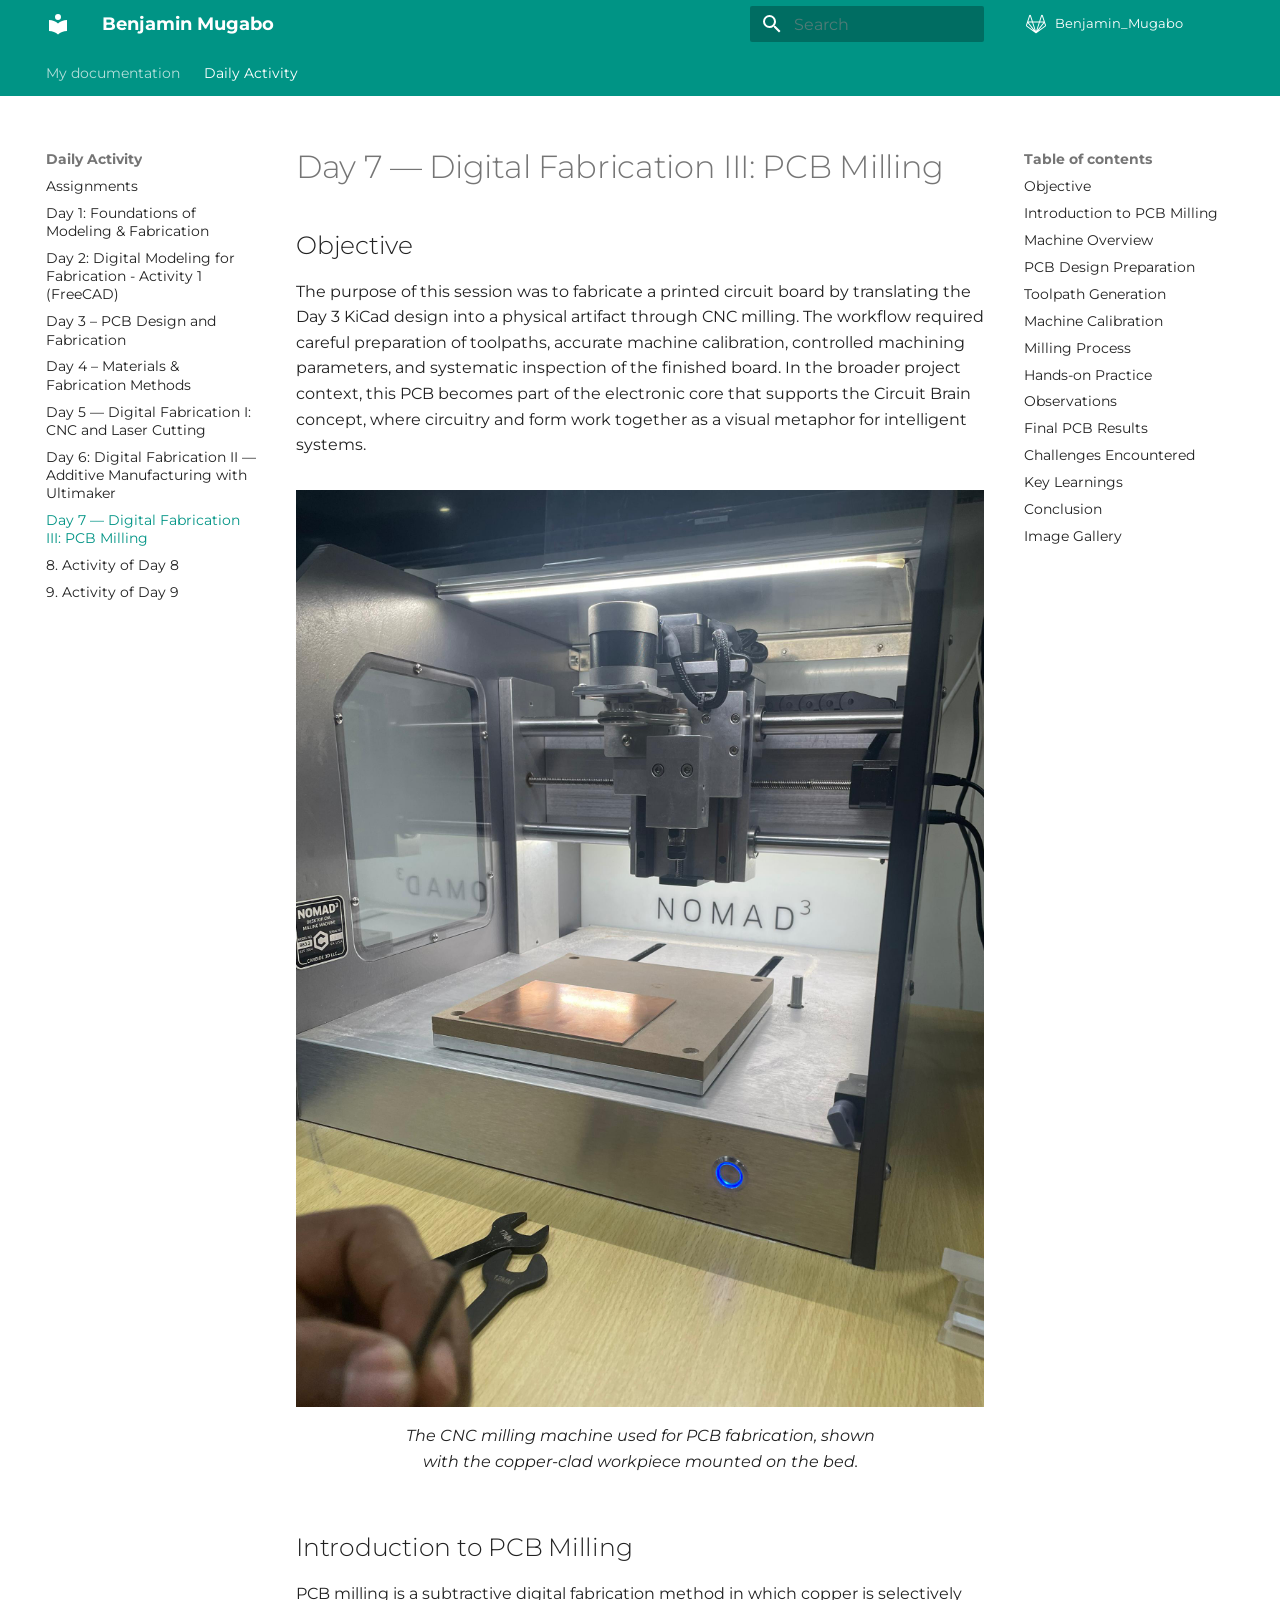
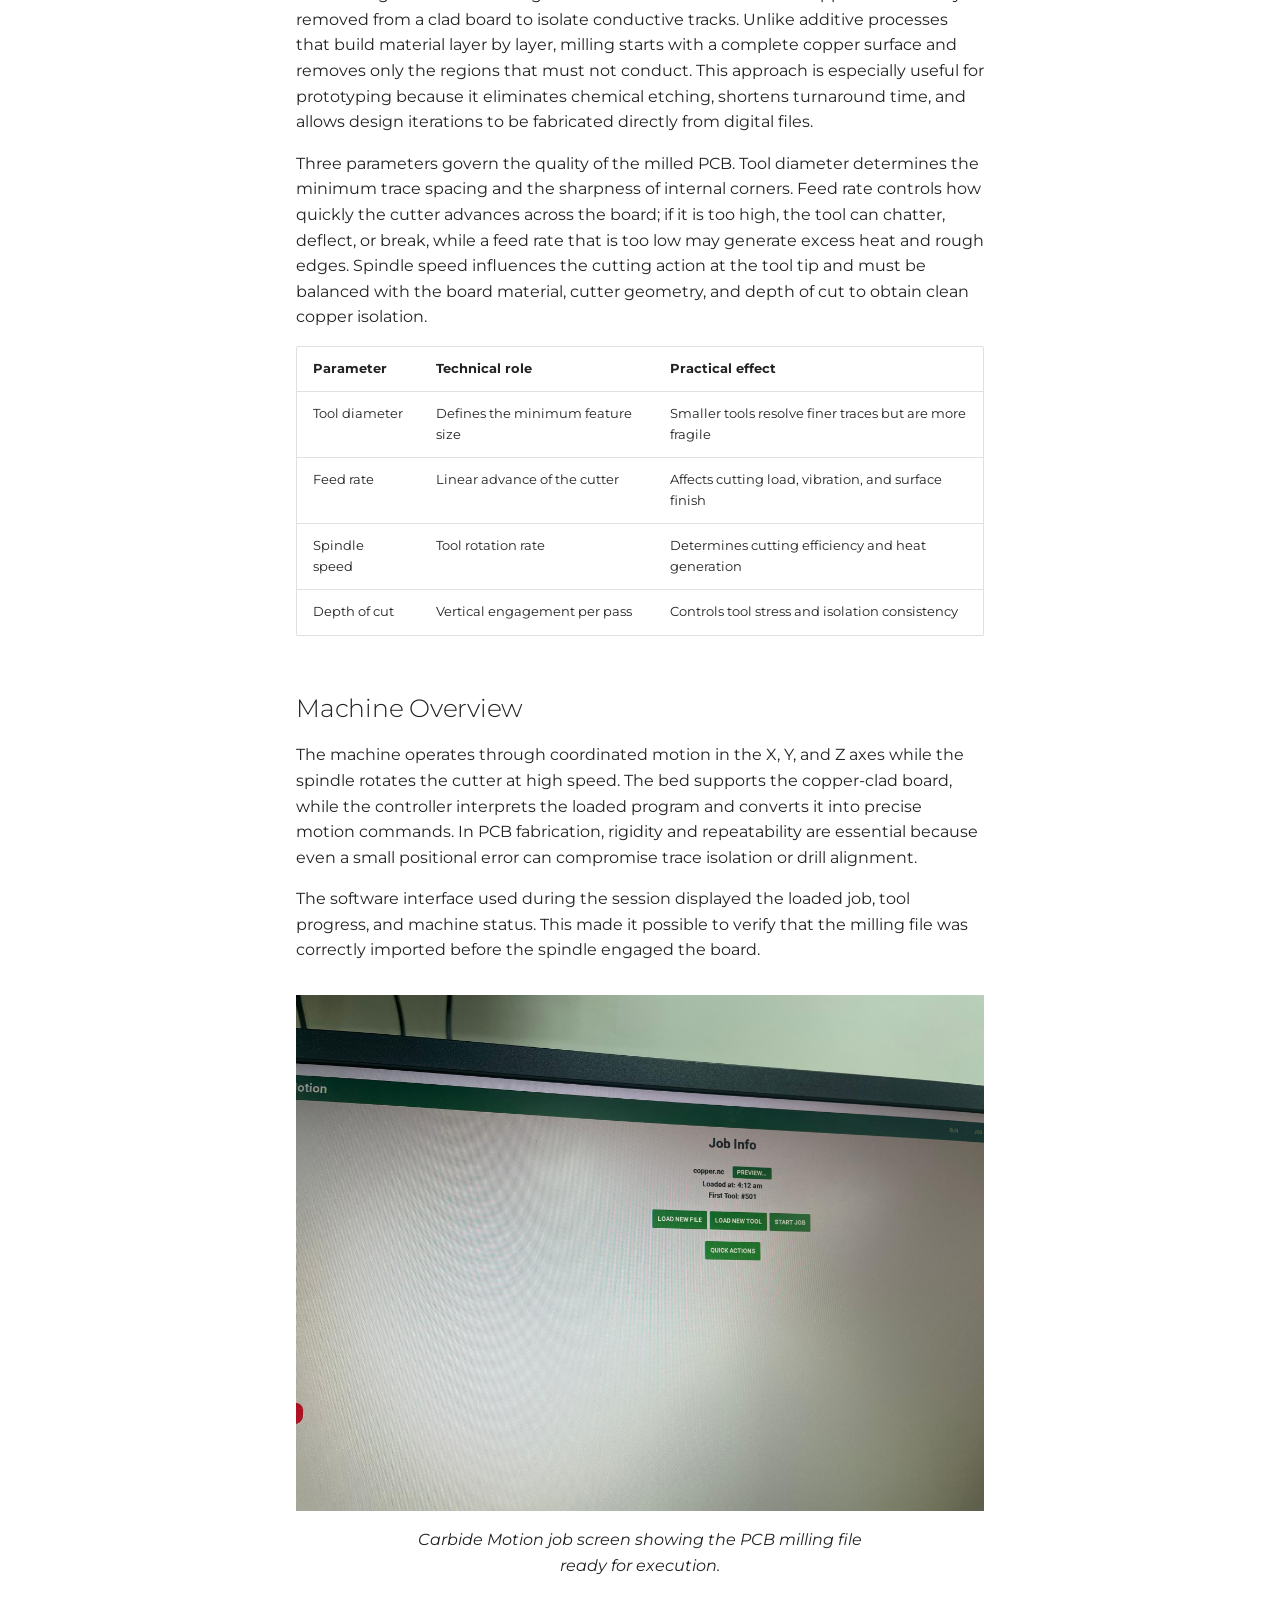
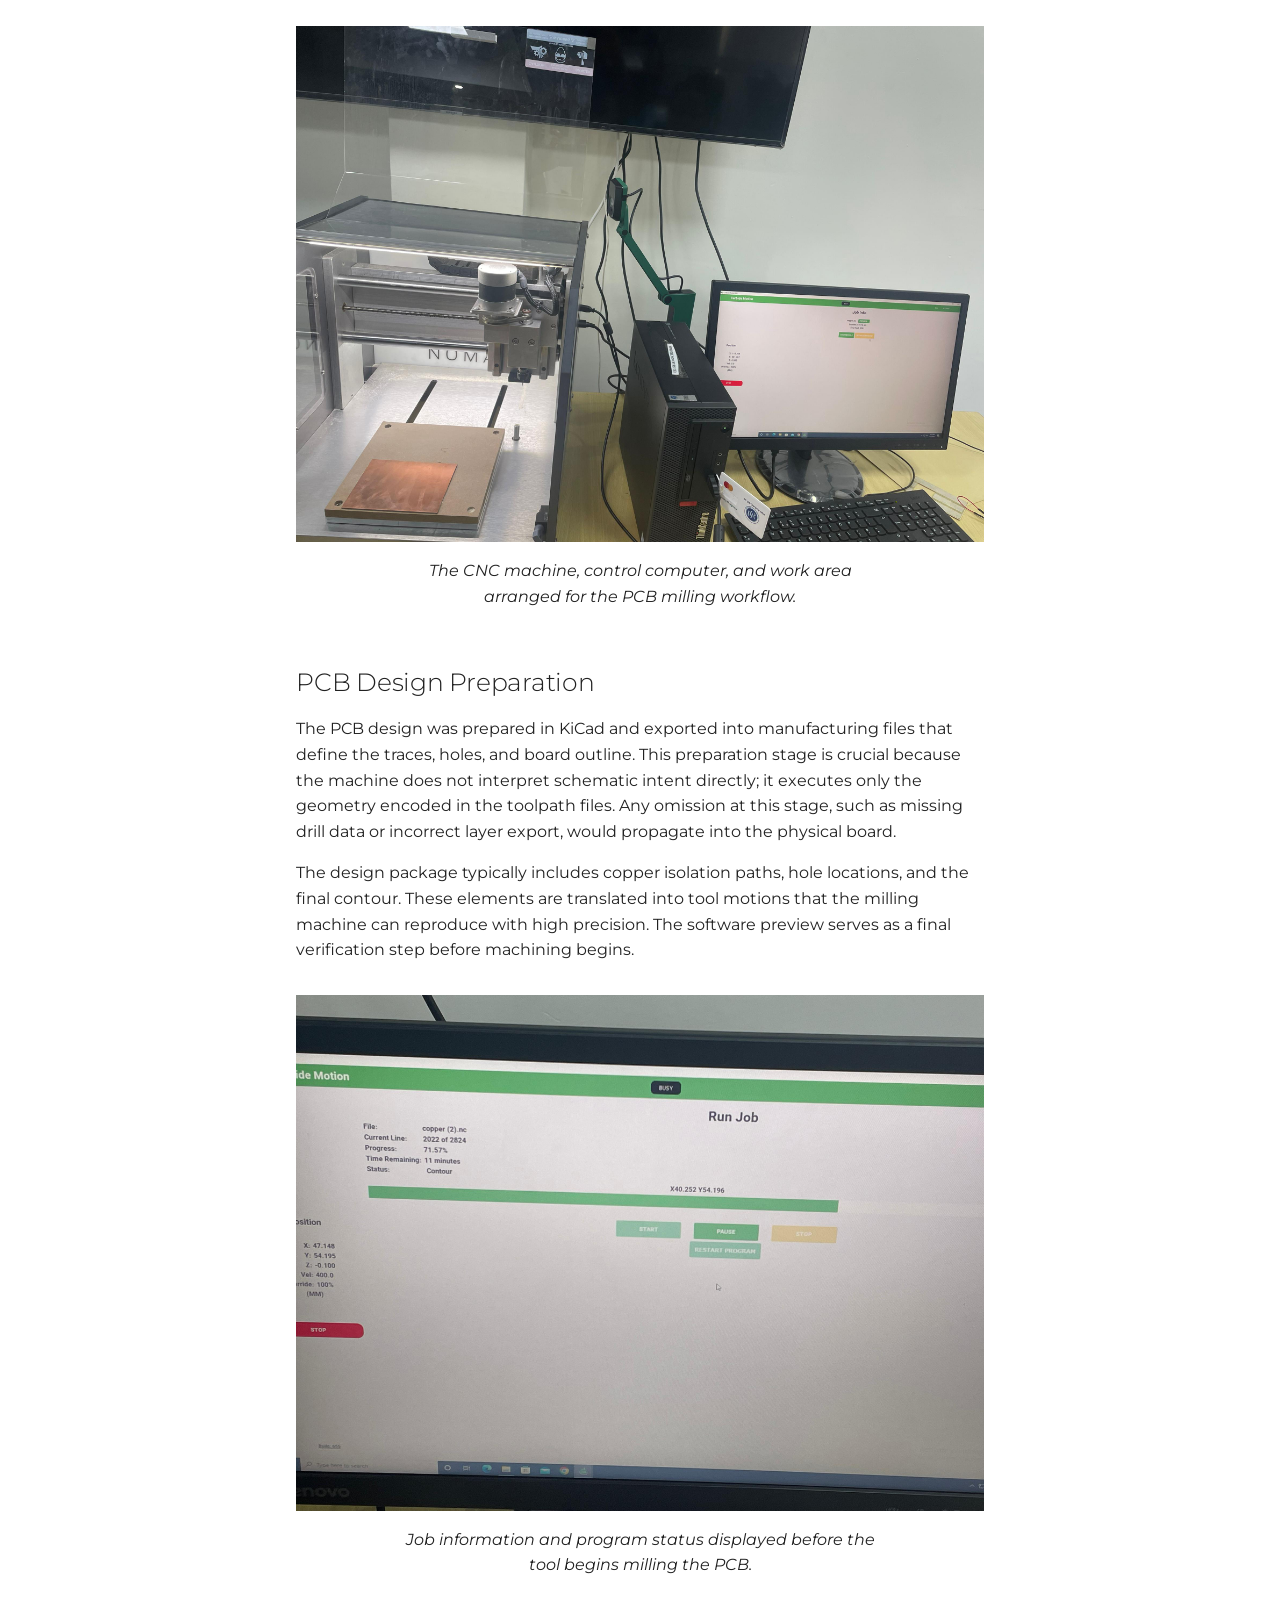
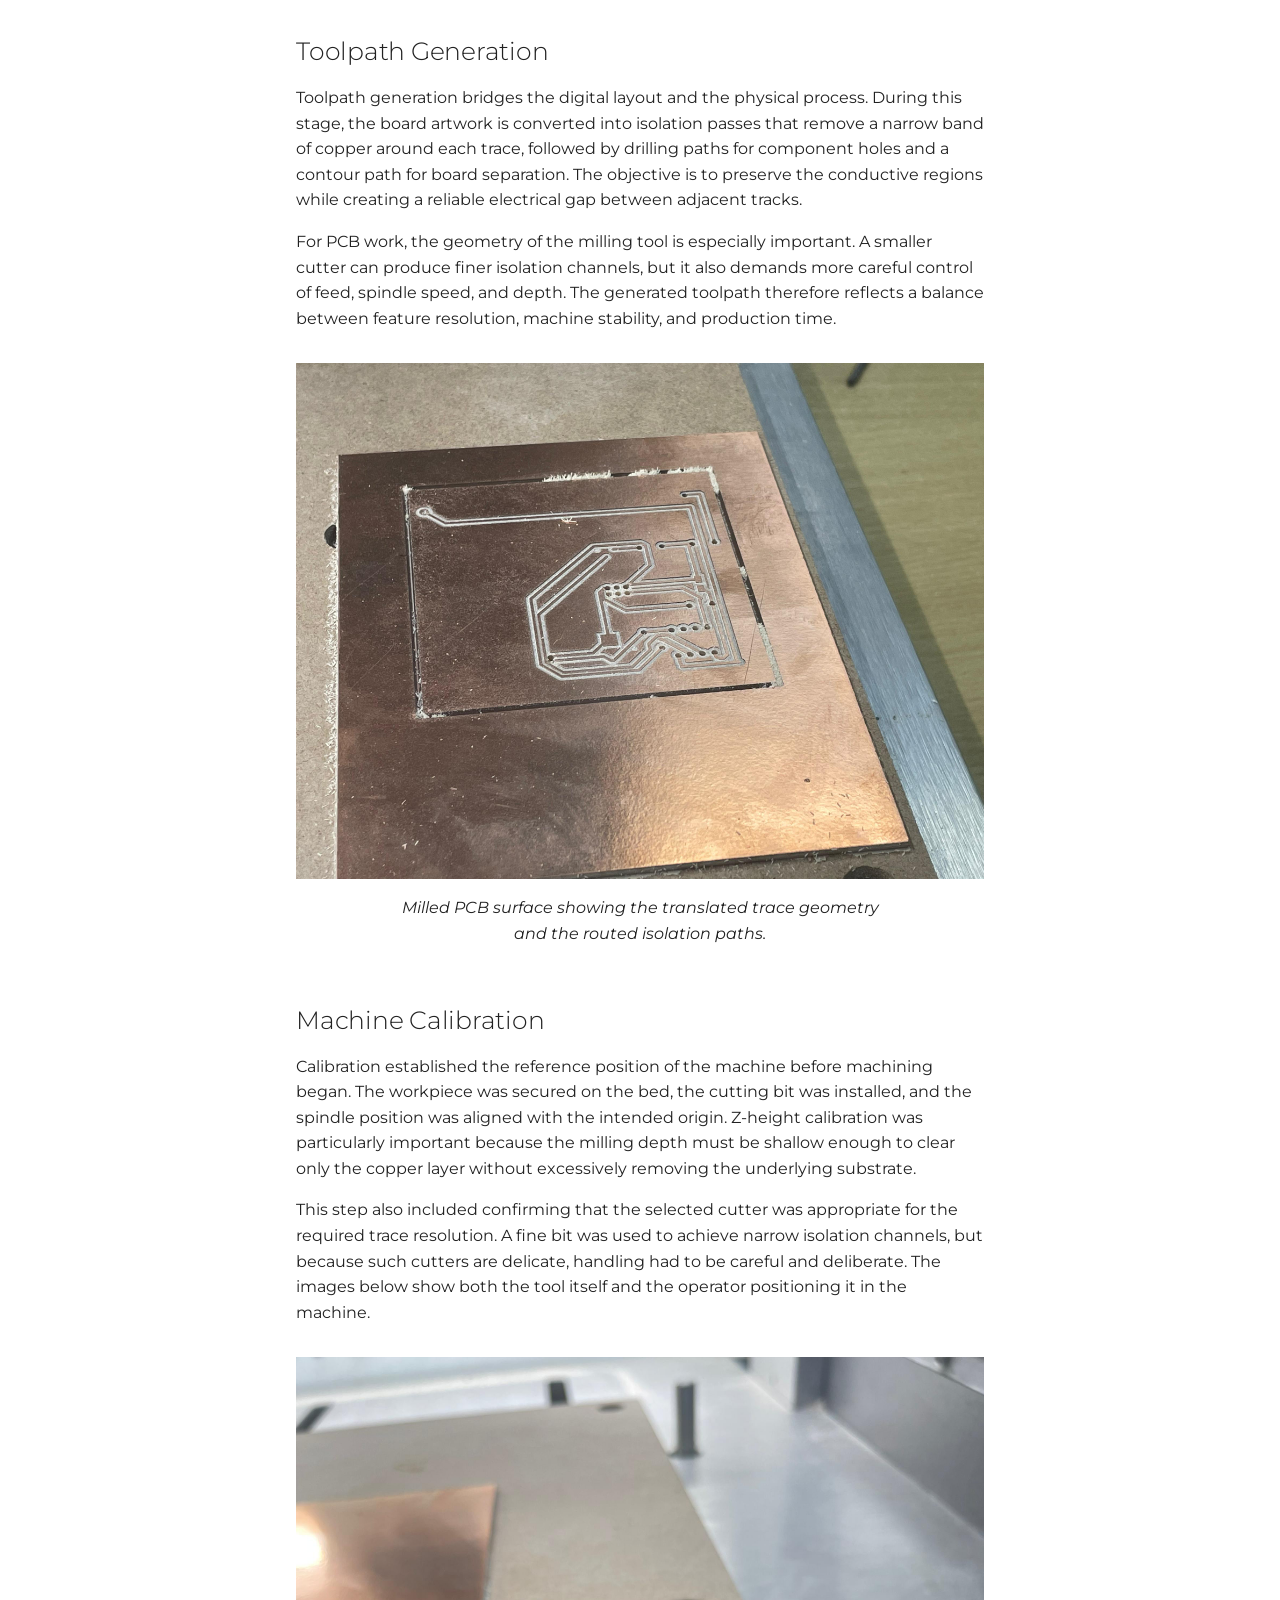
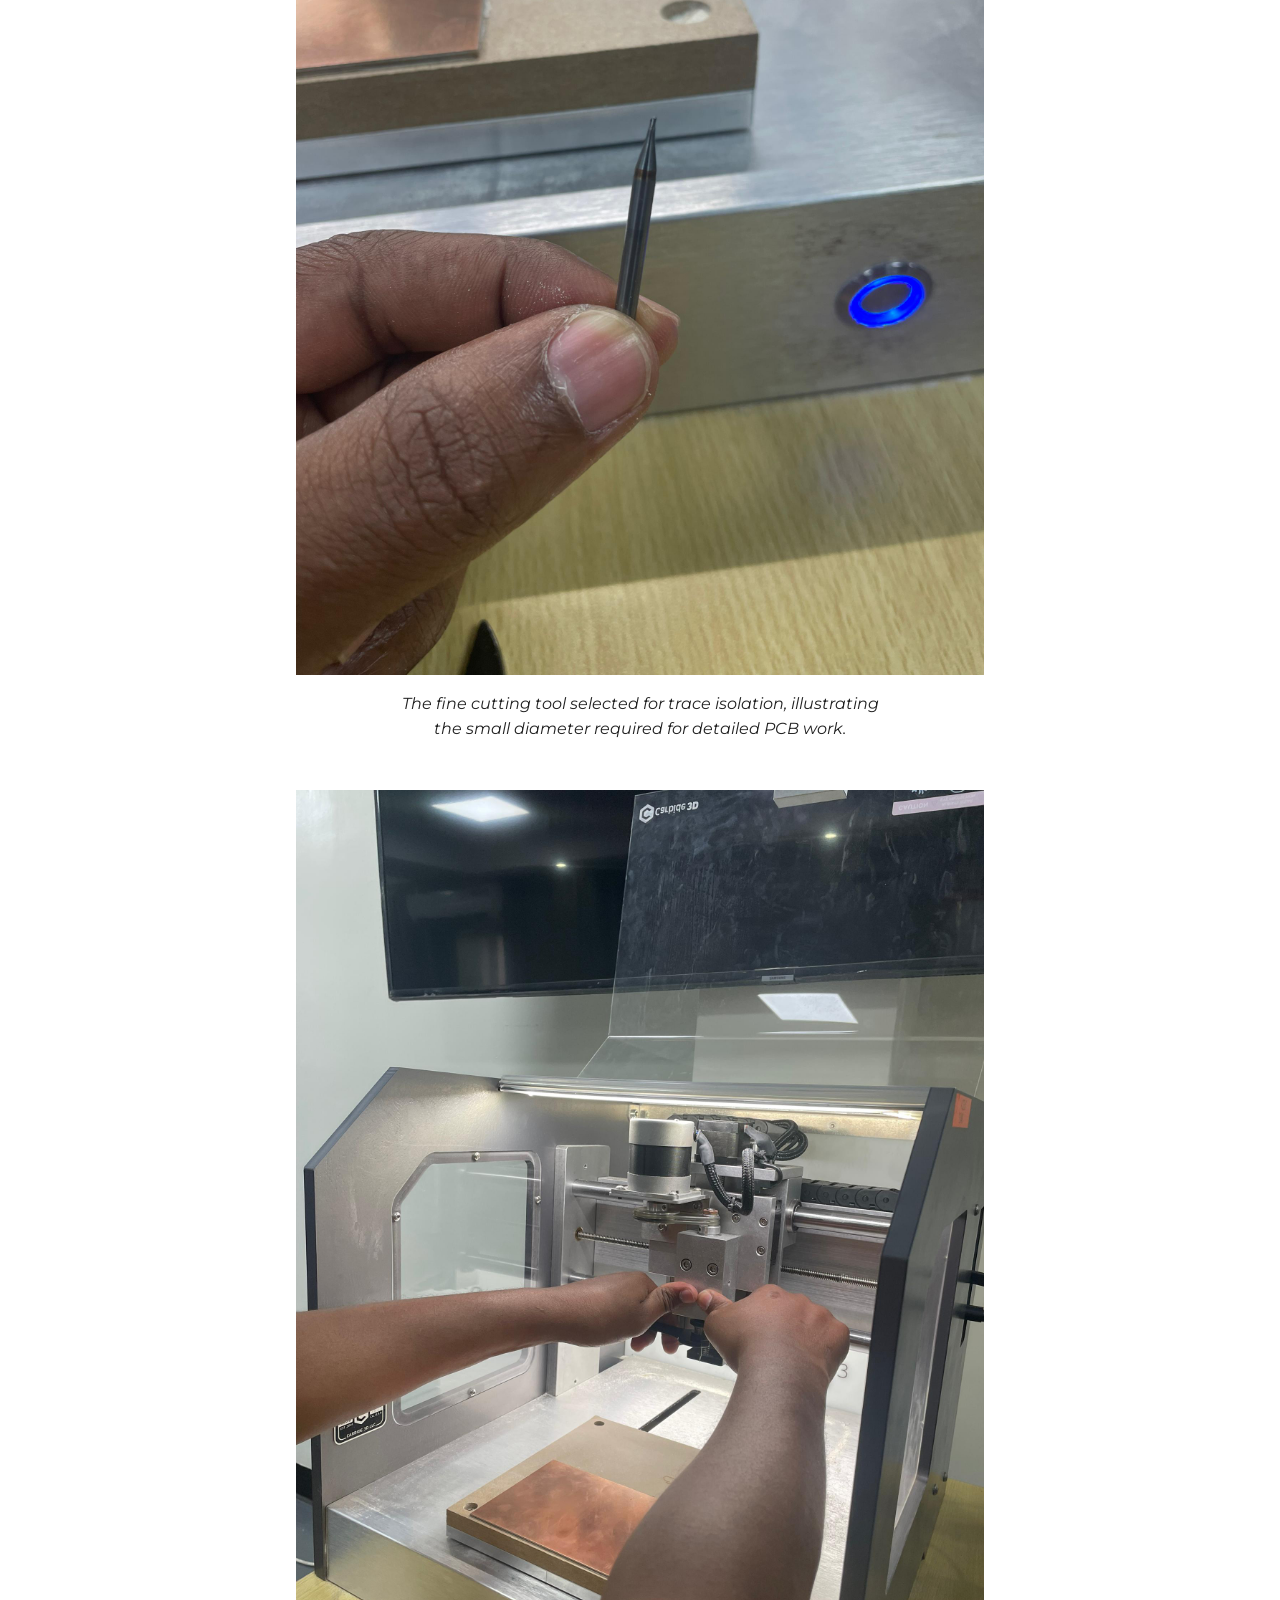
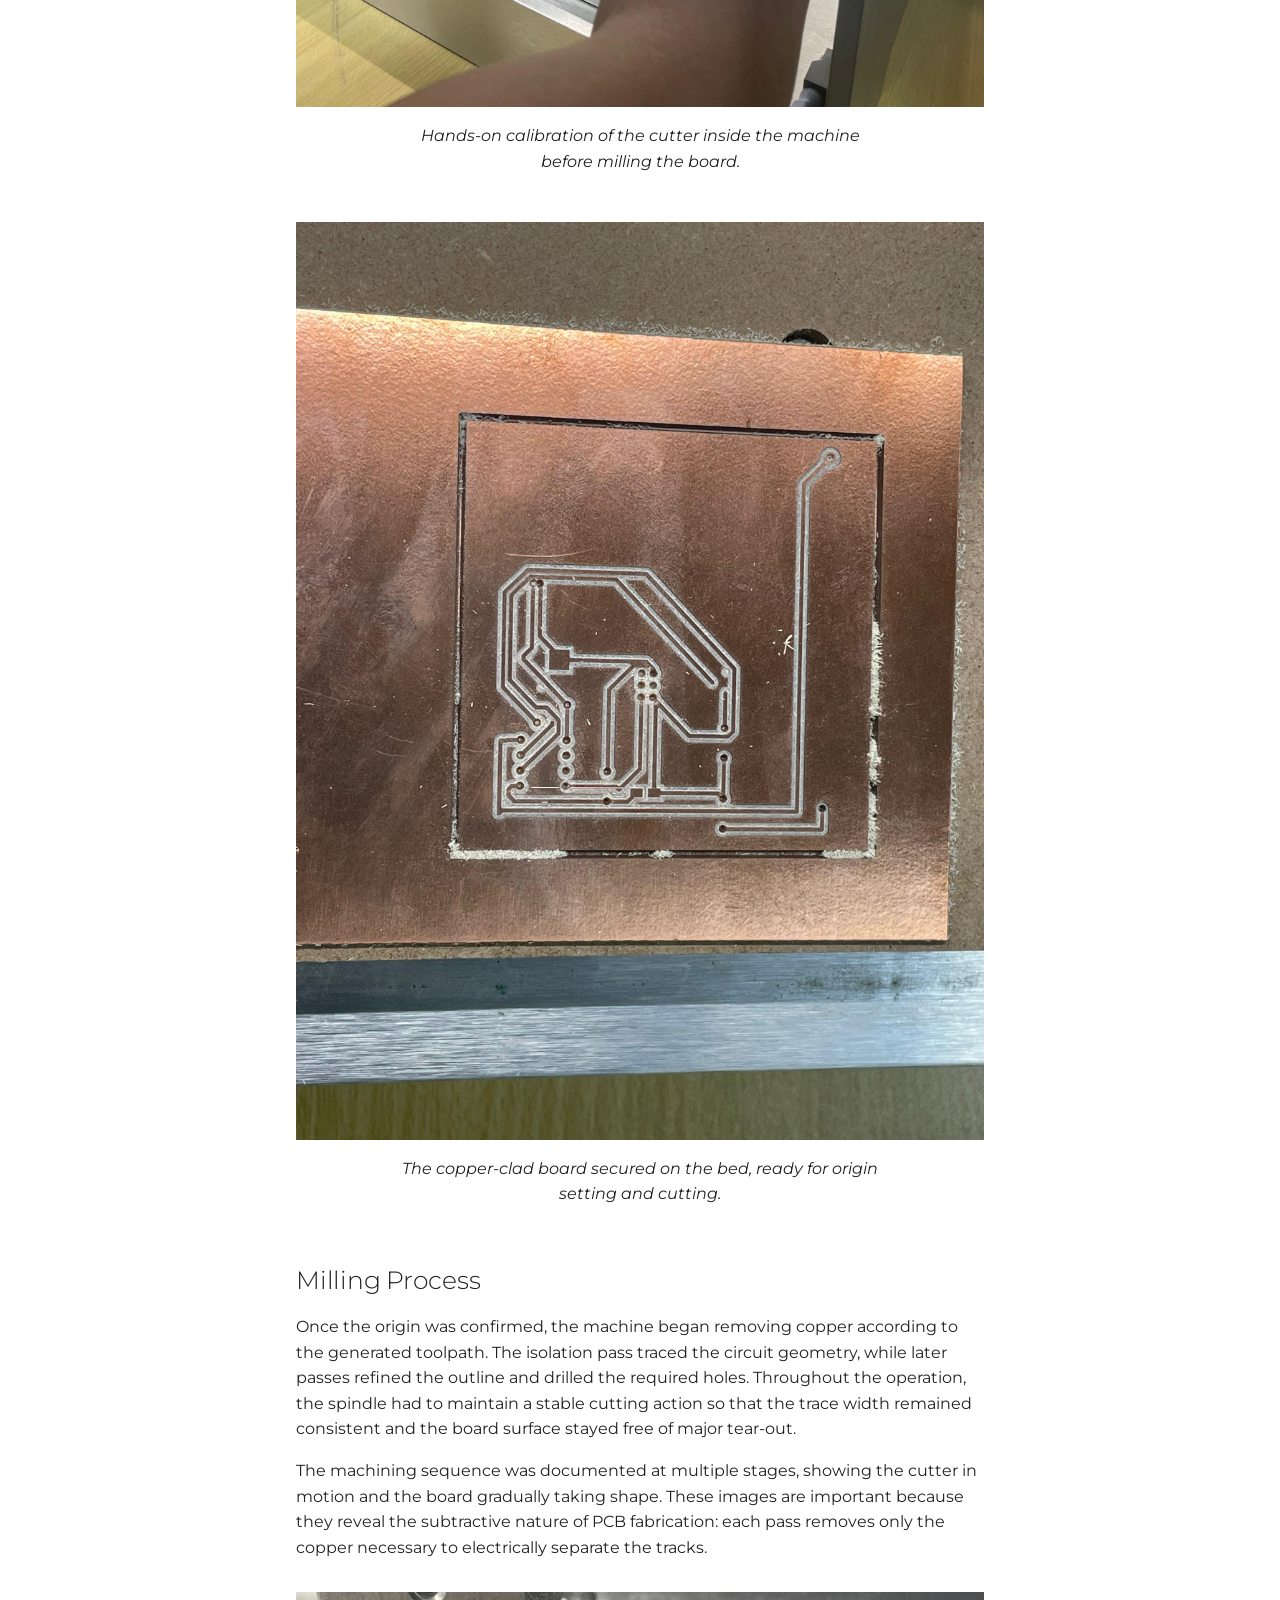
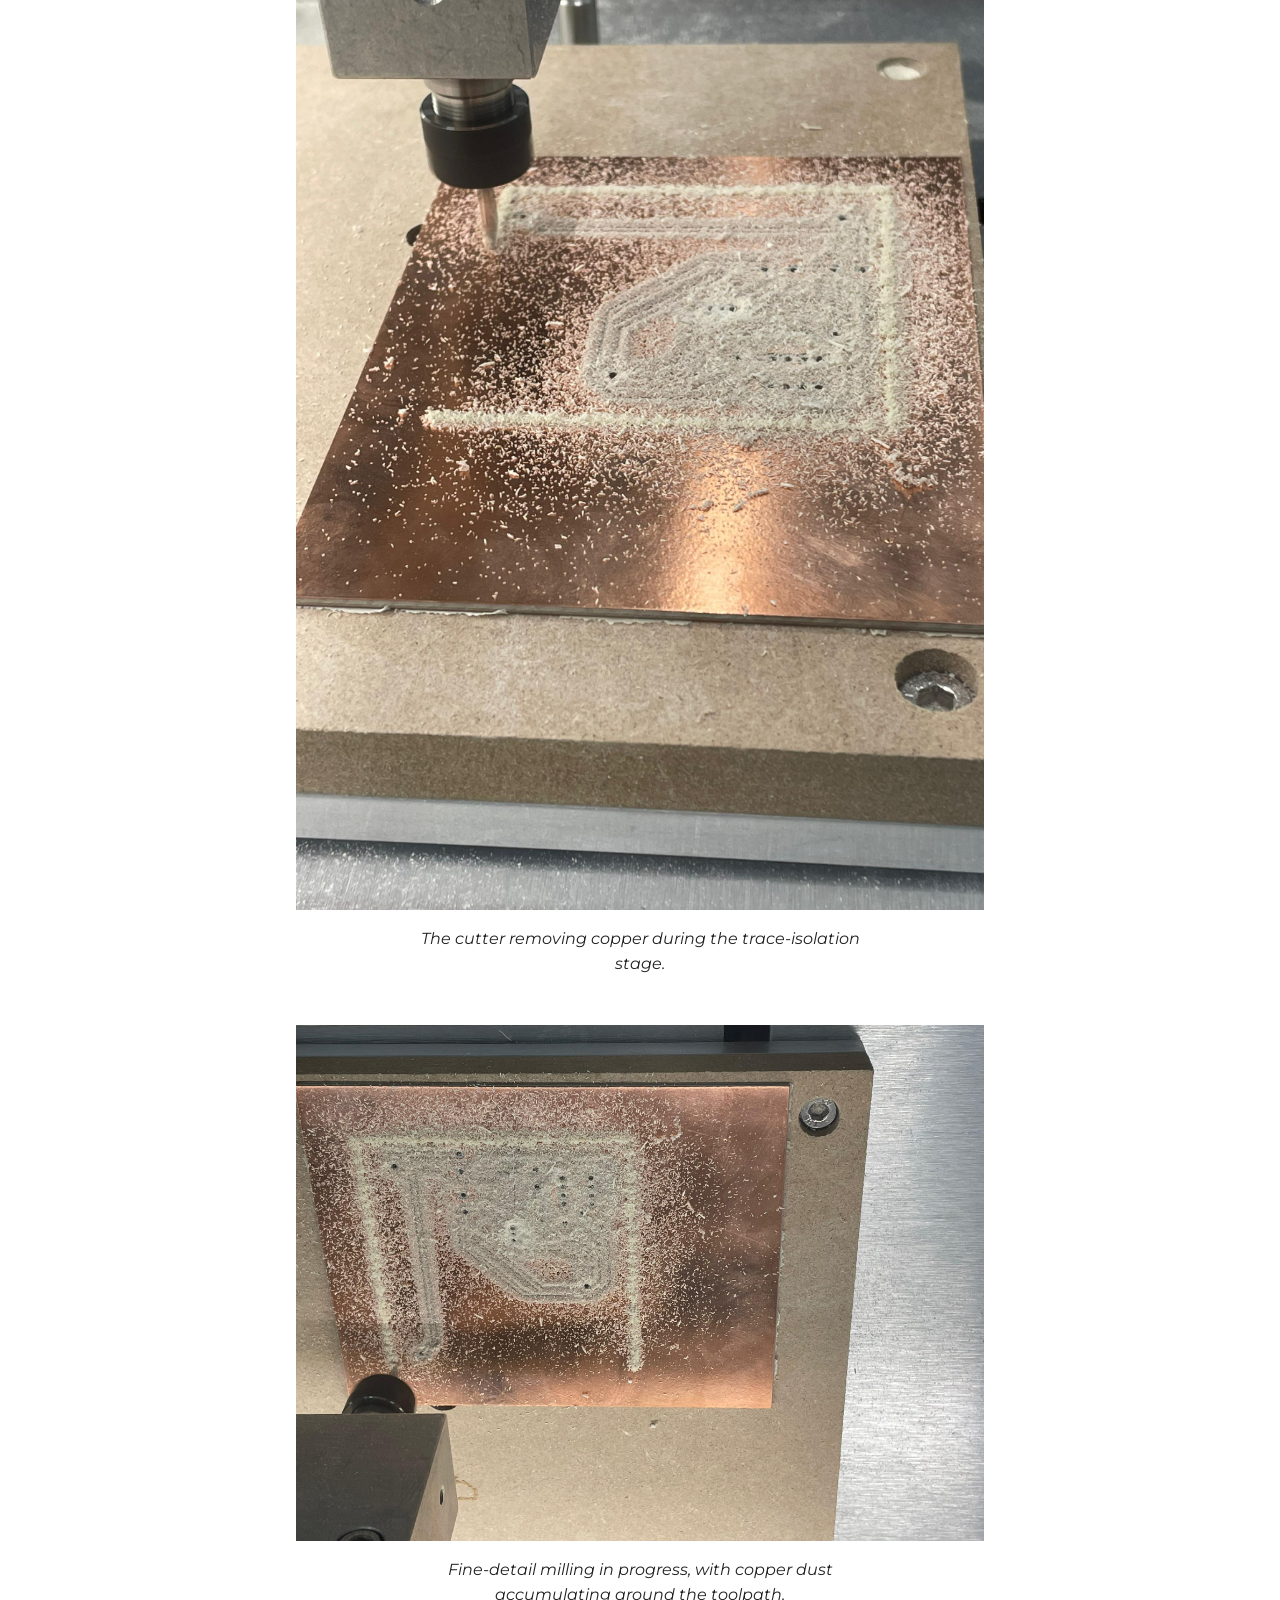
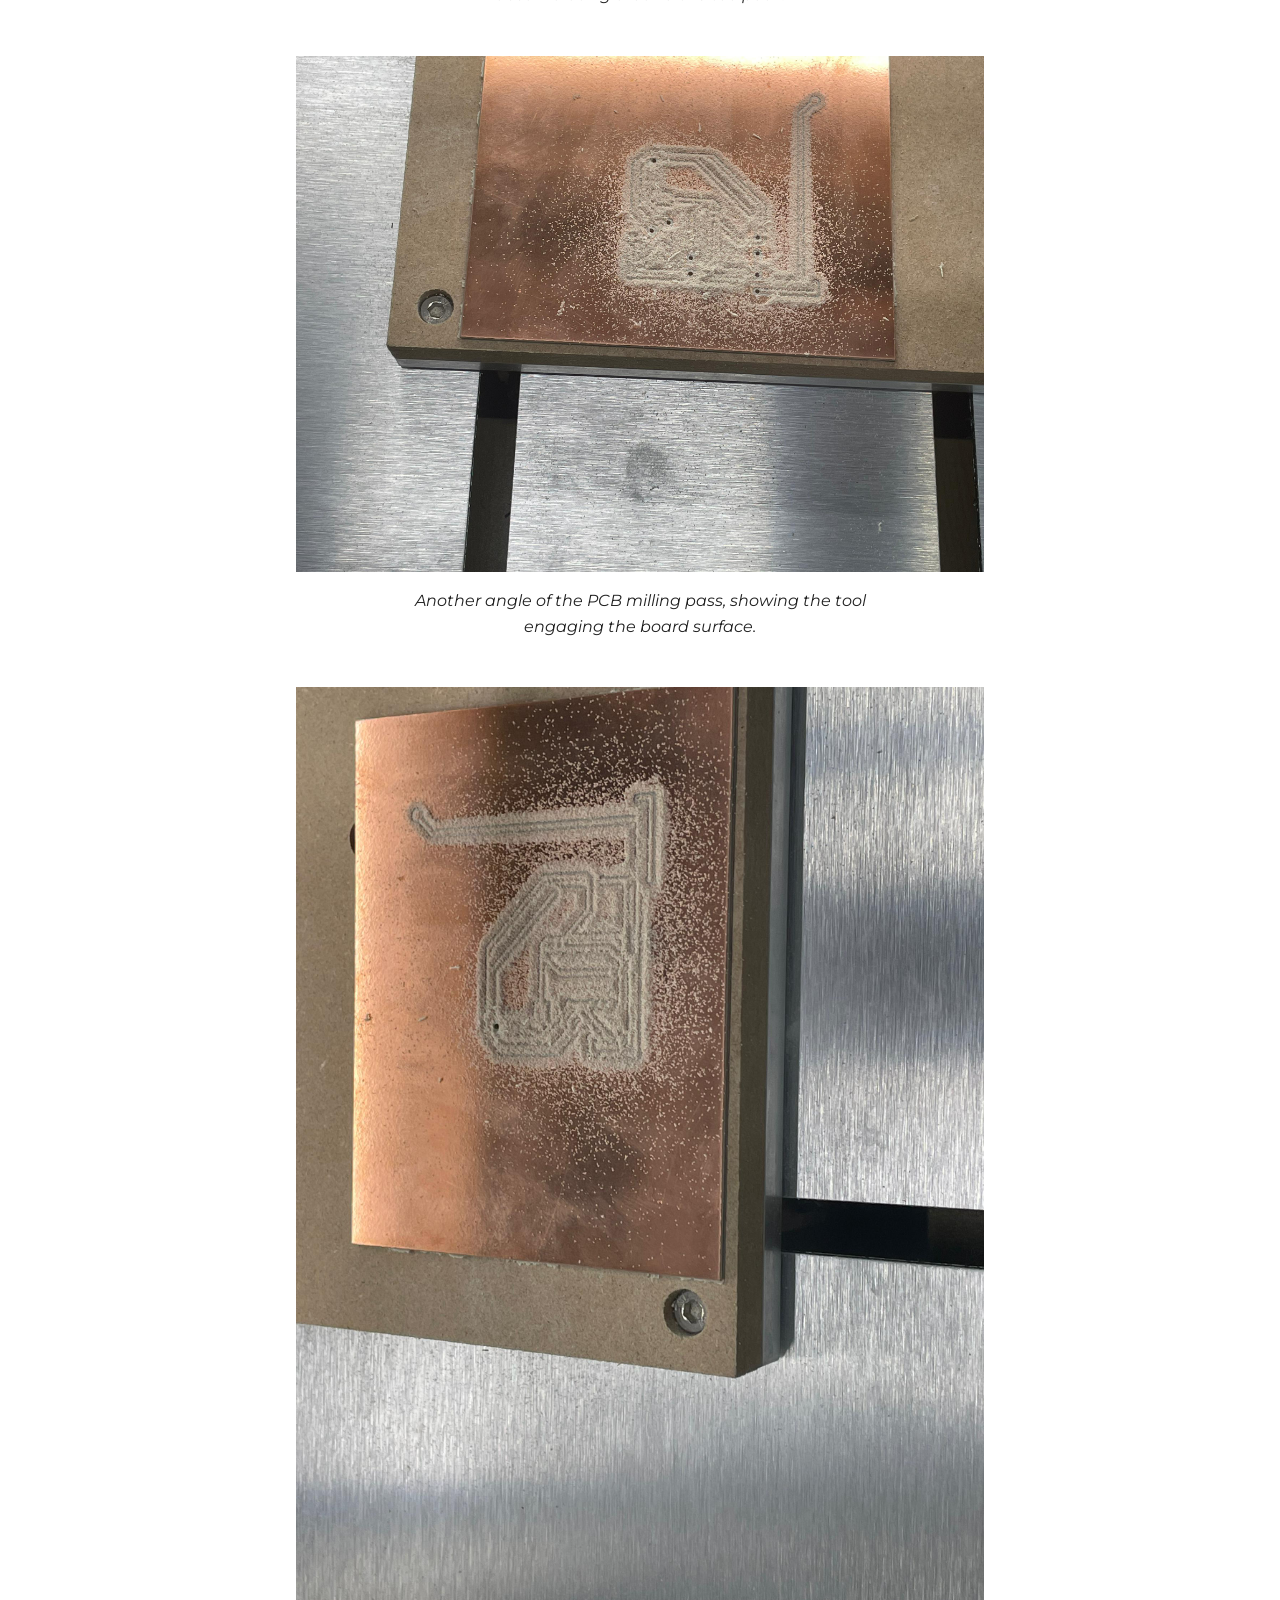
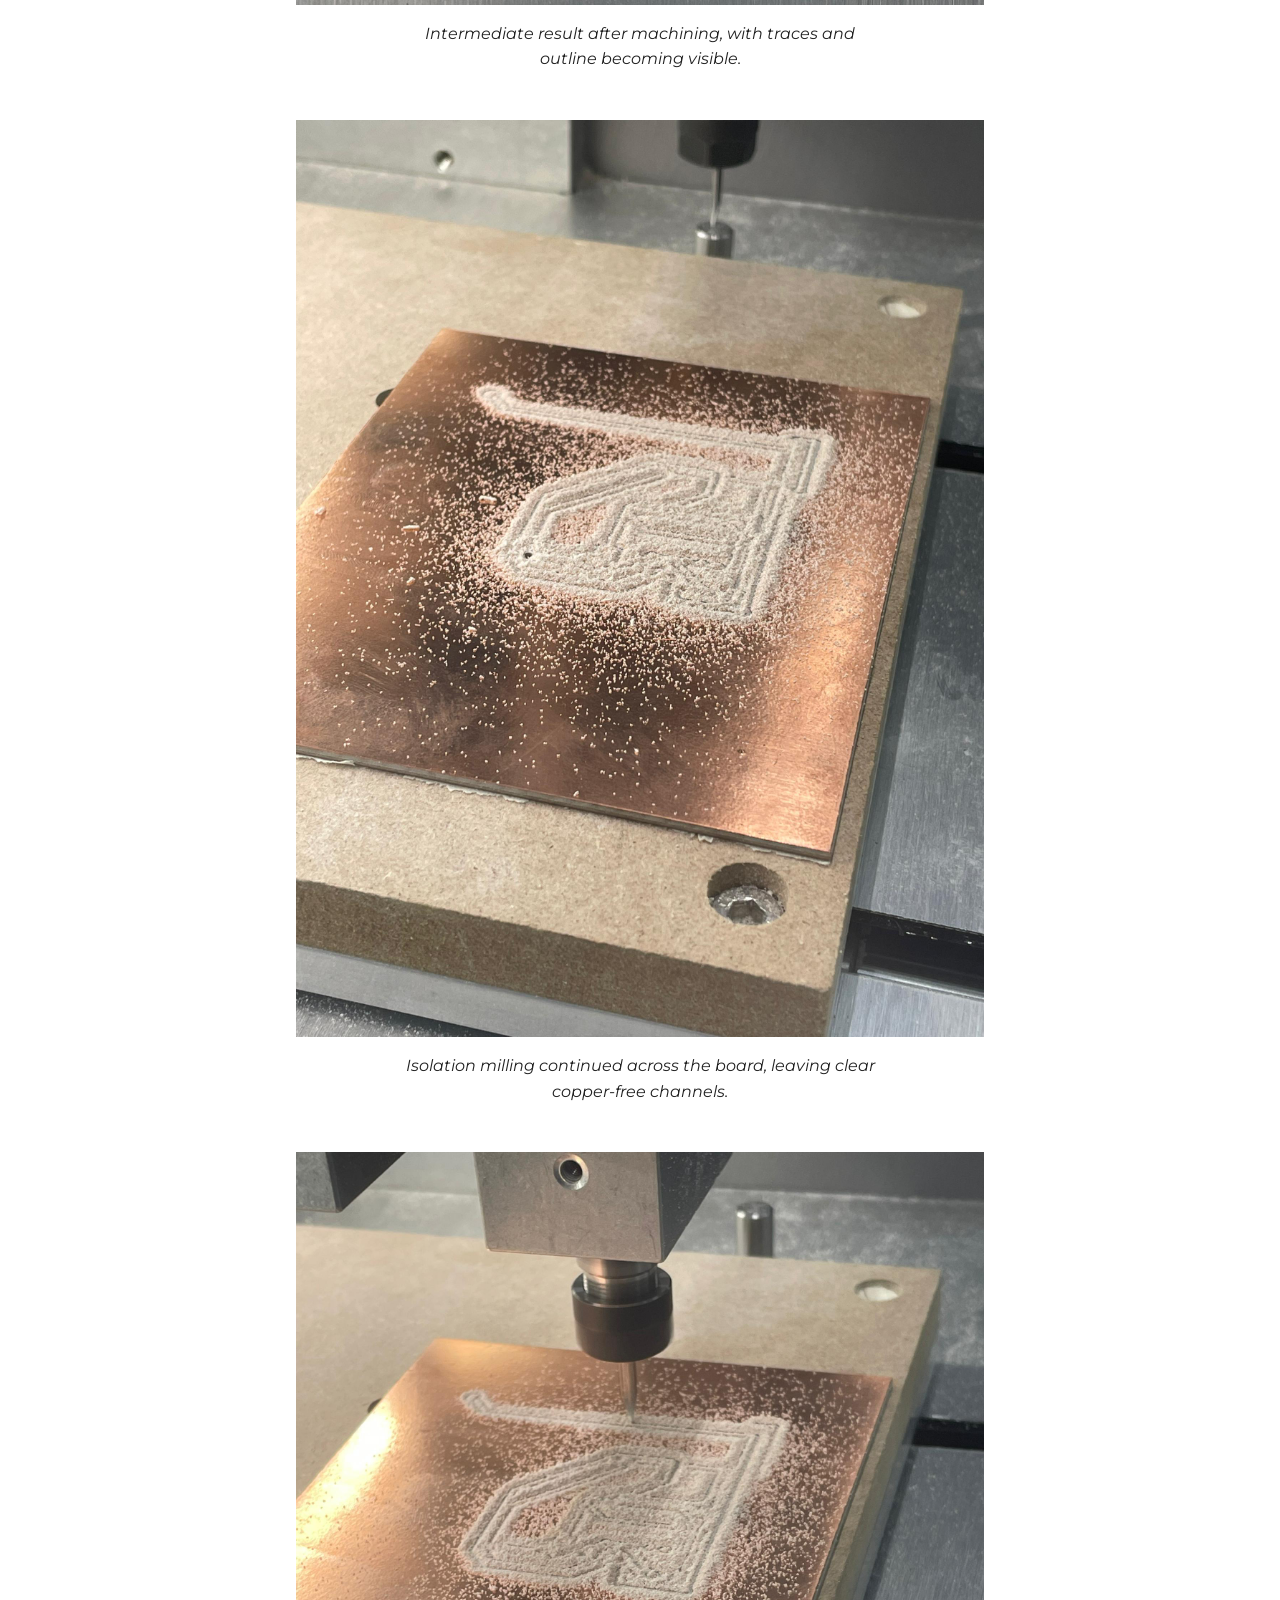
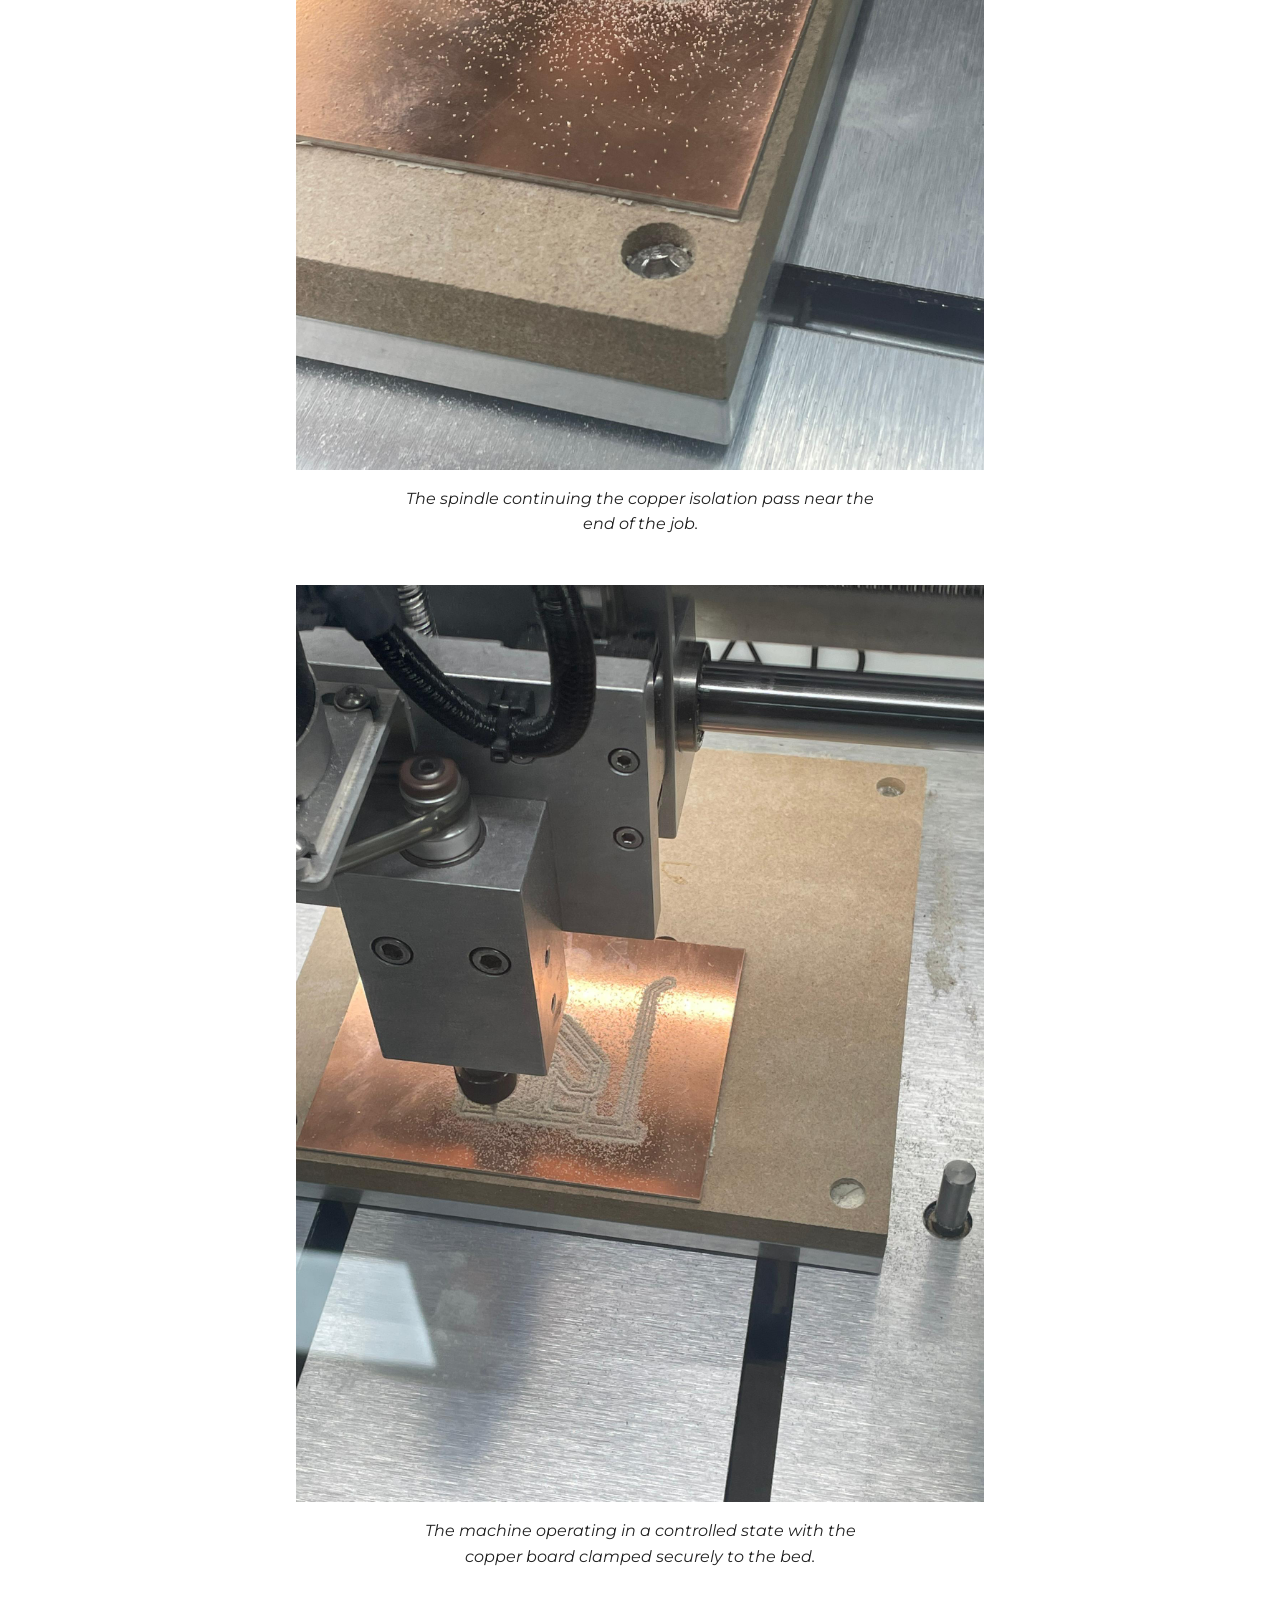
<file: Daily-Activity/day_7/index.html>
<!DOCTYPE html><html lang="en" class="no-js"><head>
    
      <meta charset="utf-8">
      <meta name="viewport" content="width=device-width,initial-scale=1">
      
        <meta name="description" content="Benjamin Mugabo Fabricademy site">
      
      
        <meta name="author" content="Benjamin Mugabo">
      
      
        <link rel="canonical" href="https://r-inyuru.github.io/ModelingFabricationTechnique/Daily-Activity/day_7/">
      
      
        <link rel="prev" href="../day_6/">
      
      
        <link rel="next" href="../day_8/">
      
      
        
      
      
      <link rel="icon" href="../../assets/images/favicon.png">
      <meta name="generator" content="mkdocs-1.6.1, mkdocs-material-9.7.1">
    
    
      
        <title>Day 7 — Digital Fabrication III: PCB Milling - Benjamin Mugabo</title>
      
    
    
      <link rel="stylesheet" href="../../assets/stylesheets/main.484c7ddc.min.css">
      
        
        <link rel="stylesheet" href="../../assets/stylesheets/palette.ab4e12ef.min.css">
      
      


    
    
      
    
    
      
        
        
        <link rel="preconnect" href="https://fonts.gstatic.com" crossorigin>
        <link rel="stylesheet" href="https://fonts.googleapis.com/css?family=Montserrat:300,300i,400,400i,700,700i%7CRoboto+Mono:400,400i,700,700i&amp;display=fallback">
        <style>:root{--md-text-font:"Montserrat";--md-code-font:"Roboto Mono"}</style>
      
    
    
    <script>__md_scope=new URL("../..",location),__md_hash=e=>[...e].reduce(((e,_)=>(e<<5)-e+_.charCodeAt(0)),0),__md_get=(e,_=localStorage,t=__md_scope)=>JSON.parse(_.getItem(t.pathname+"."+e)),__md_set=(e,_,t=localStorage,a=__md_scope)=>{try{t.setItem(a.pathname+"."+e,JSON.stringify(_))}catch(e){}}</script>
    
      

    
    
  <link href="../../assets/stylesheets/glightbox.min.css" rel="stylesheet"><script src="../../assets/javascripts/glightbox.min.js"></script><style id="glightbox-style">
            html.glightbox-open { overflow: initial; height: 100%; }
            .gslide-title { margin-top: 0px; user-select: text; }
            .gslide-desc { color: #666; user-select: text; }
            .gslide-image img { background: white; }
            .gscrollbar-fixer { padding-right: 15px; }
            .gdesc-inner { font-size: 0.75rem; }
            body[data-md-color-scheme="slate"] .gdesc-inner { background: var(--md-default-bg-color); }
            body[data-md-color-scheme="slate"] .gslide-title { color: var(--md-default-fg-color); }
            body[data-md-color-scheme="slate"] .gslide-desc { color: var(--md-default-fg-color); }
        </style></head>
  
  
    
    
    
    
    
    <body dir="ltr" data-md-color-scheme="default" data-md-color-primary="teal" data-md-color-accent="deep-purple">
  
    
    <input class="md-toggle" data-md-toggle="drawer" type="checkbox" id="__drawer" autocomplete="off">
    <input class="md-toggle" data-md-toggle="search" type="checkbox" id="__search" autocomplete="off">
    <label class="md-overlay" for="__drawer"></label>
    <div data-md-component="skip">
      
        
        <a href="#day-7-digital-fabrication-iii-pcb-milling" class="md-skip">
          Skip to content
        </a>
      
    </div>
    <div data-md-component="announce">
      
    </div>
    
    
      

<header class="md-header" data-md-component="header">
  <nav class="md-header__inner md-grid" aria-label="Header">
    <a href="../.." title="Benjamin Mugabo" class="md-header__button md-logo" aria-label="Benjamin Mugabo" data-md-component="logo">
      
  
  <svg xmlns="http://www.w3.org/2000/svg" viewBox="0 0 24 24"><path d="M12 8a3 3 0 0 0 3-3 3 3 0 0 0-3-3 3 3 0 0 0-3 3 3 3 0 0 0 3 3m0 3.54C9.64 9.35 6.5 8 3 8v11c3.5 0 6.64 1.35 9 3.54 2.36-2.19 5.5-3.54 9-3.54V8c-3.5 0-6.64 1.35-9 3.54"></path></svg>

    </a>
    <label class="md-header__button md-icon" for="__drawer">
      
      <svg xmlns="http://www.w3.org/2000/svg" viewBox="0 0 24 24"><path d="M3 6h18v2H3zm0 5h18v2H3zm0 5h18v2H3z"></path></svg>
    </label>
    <div class="md-header__title" data-md-component="header-title">
      <div class="md-header__ellipsis">
        <div class="md-header__topic">
          <span class="md-ellipsis">
            Benjamin Mugabo
          </span>
        </div>
        <div class="md-header__topic" data-md-component="header-topic">
          <span class="md-ellipsis">
            
              Day 7 — Digital Fabrication III: PCB Milling
            
          </span>
        </div>
      </div>
    </div>
    
      
    
    
    
    
      
      
        <label class="md-header__button md-icon" for="__search">
          
          <svg xmlns="http://www.w3.org/2000/svg" viewBox="0 0 24 24"><path d="M9.5 3A6.5 6.5 0 0 1 16 9.5c0 1.61-.59 3.09-1.56 4.23l.27.27h.79l5 5-1.5 1.5-5-5v-.79l-.27-.27A6.52 6.52 0 0 1 9.5 16 6.5 6.5 0 0 1 3 9.5 6.5 6.5 0 0 1 9.5 3m0 2C7 5 5 7 5 9.5S7 14 9.5 14 14 12 14 9.5 12 5 9.5 5"></path></svg>
        </label>
        <div class="md-search" data-md-component="search" role="dialog">
  <label class="md-search__overlay" for="__search"></label>
  <div class="md-search__inner" role="search">
    <form class="md-search__form" name="search">
      <input type="text" class="md-search__input" name="query" aria-label="Search" placeholder="Search" autocapitalize="off" autocorrect="off" autocomplete="off" spellcheck="false" data-md-component="search-query" required>
      <label class="md-search__icon md-icon" for="__search">
        
        <svg xmlns="http://www.w3.org/2000/svg" viewBox="0 0 24 24"><path d="M9.5 3A6.5 6.5 0 0 1 16 9.5c0 1.61-.59 3.09-1.56 4.23l.27.27h.79l5 5-1.5 1.5-5-5v-.79l-.27-.27A6.52 6.52 0 0 1 9.5 16 6.5 6.5 0 0 1 3 9.5 6.5 6.5 0 0 1 9.5 3m0 2C7 5 5 7 5 9.5S7 14 9.5 14 14 12 14 9.5 12 5 9.5 5"></path></svg>
        
        <svg xmlns="http://www.w3.org/2000/svg" viewBox="0 0 24 24"><path d="M20 11v2H8l5.5 5.5-1.42 1.42L4.16 12l7.92-7.92L13.5 5.5 8 11z"></path></svg>
      </label>
      <nav class="md-search__options" aria-label="Search">
        
        <button type="reset" class="md-search__icon md-icon" title="Clear" aria-label="Clear" tabindex="-1">
          
          <svg xmlns="http://www.w3.org/2000/svg" viewBox="0 0 24 24"><path d="M19 6.41 17.59 5 12 10.59 6.41 5 5 6.41 10.59 12 5 17.59 6.41 19 12 13.41 17.59 19 19 17.59 13.41 12z"></path></svg>
        </button>
      </nav>
      
    </form>
    <div class="md-search__output">
      <div class="md-search__scrollwrap" tabindex="0" data-md-scrollfix>
        <div class="md-search-result" data-md-component="search-result">
          <div class="md-search-result__meta">
            Initializing search
          </div>
          <ol class="md-search-result__list" role="presentation"></ol>
        </div>
      </div>
    </div>
  </div>
</div>
      
    
    
      <div class="md-header__source">
        <a href="https://github.com/benjaminmugabob/Benjamin_Mugabo" title="Go to repository" class="md-source" data-md-component="source">
  <div class="md-source__icon md-icon">
    
    <svg xmlns="http://www.w3.org/2000/svg" viewBox="0 0 24 24"><path d="m21.94 13.11-1.05-3.22c0-.03-.01-.06-.02-.09l-2.11-6.48a.86.86 0 0 0-.8-.57c-.36 0-.68.25-.79.58l-2 6.17H8.84L6.83 3.33a.85.85 0 0 0-.79-.58c-.37 0-.69.25-.8.58L3.13 9.82v.01l-1.07 3.28c-.16.5.01 1.04.44 1.34l9.22 6.71c.17.12.39.12.56-.01l9.22-6.7c.43-.3.6-.84.44-1.34M8.15 10.45l2.57 7.91-6.17-7.91m8.73 7.92 2.47-7.59.1-.33h3.61l-5.59 7.16m4.1-13.67 1.81 5.56h-3.62m-1.3.95-1.79 5.51L12 19.24l-2.86-8.79M6.03 3.94 7.84 9.5H4.23m-1.18 4.19c-.09-.07-.13-.19-.09-.29l.79-2.43 5.82 7.45m11.38-4.73-6.51 4.73.02-.03 5.79-7.42.79 2.43c.04.1 0 .22-.09.29"></path></svg>
  </div>
  <div class="md-source__repository">
    Benjamin_Mugabo
  </div>
</a>
      </div>
    
  </nav>
  
</header>
    
    <div class="md-container" data-md-component="container">
      
      
        
          
            
<nav class="md-tabs" aria-label="Tabs" data-md-component="tabs">
  <div class="md-grid">
    <ul class="md-tabs__list">
      
        
  
  
  
  
    <li class="md-tabs__item">
      <a href="../.." class="md-tabs__link">
        
  
  
    
  
  My documentation

      </a>
    </li>
  

      
        
  
  
  
    
  
  
    
    
      <li class="md-tabs__item md-tabs__item--active">
        <a href="../" class="md-tabs__link">
          
  
  
  Daily Activity

        </a>
      </li>
    
  

      
    </ul>
  </div>
</nav>
          
        
      
      <main class="md-main" data-md-component="main">
        <div class="md-main__inner md-grid">
          
            
              
              <div class="md-sidebar md-sidebar--primary" data-md-component="sidebar" data-md-type="navigation">
                <div class="md-sidebar__scrollwrap">
                  <div class="md-sidebar__inner">
                    


  


<nav class="md-nav md-nav--primary md-nav--lifted" aria-label="Navigation" data-md-level="0">
  <label class="md-nav__title" for="__drawer">
    <a href="../.." title="Benjamin Mugabo" class="md-nav__button md-logo" aria-label="Benjamin Mugabo" data-md-component="logo">
      
  
  <svg xmlns="http://www.w3.org/2000/svg" viewBox="0 0 24 24"><path d="M12 8a3 3 0 0 0 3-3 3 3 0 0 0-3-3 3 3 0 0 0-3 3 3 3 0 0 0 3 3m0 3.54C9.64 9.35 6.5 8 3 8v11c3.5 0 6.64 1.35 9 3.54 2.36-2.19 5.5-3.54 9-3.54V8c-3.5 0-6.64 1.35-9 3.54"></path></svg>

    </a>
    Benjamin Mugabo
  </label>
  
    <div class="md-nav__source">
      <a href="https://github.com/benjaminmugabob/Benjamin_Mugabo" title="Go to repository" class="md-source" data-md-component="source">
  <div class="md-source__icon md-icon">
    
    <svg xmlns="http://www.w3.org/2000/svg" viewBox="0 0 24 24"><path d="m21.94 13.11-1.05-3.22c0-.03-.01-.06-.02-.09l-2.11-6.48a.86.86 0 0 0-.8-.57c-.36 0-.68.25-.79.58l-2 6.17H8.84L6.83 3.33a.85.85 0 0 0-.79-.58c-.37 0-.69.25-.8.58L3.13 9.82v.01l-1.07 3.28c-.16.5.01 1.04.44 1.34l9.22 6.71c.17.12.39.12.56-.01l9.22-6.7c.43-.3.6-.84.44-1.34M8.15 10.45l2.57 7.91-6.17-7.91m8.73 7.92 2.47-7.59.1-.33h3.61l-5.59 7.16m4.1-13.67 1.81 5.56h-3.62m-1.3.95-1.79 5.51L12 19.24l-2.86-8.79M6.03 3.94 7.84 9.5H4.23m-1.18 4.19c-.09-.07-.13-.19-.09-.29l.79-2.43 5.82 7.45m11.38-4.73-6.51 4.73.02-.03 5.79-7.42.79 2.43c.04.1 0 .22-.09.29"></path></svg>
  </div>
  <div class="md-source__repository">
    Benjamin_Mugabo
  </div>
</a>
    </div>
  
  <ul class="md-nav__list" data-md-scrollfix>
    
      
      
  
  
  
  
    <li class="md-nav__item">
      <a href="../.." class="md-nav__link">
        
  
  
  <span class="md-ellipsis">
    
  
    My documentation
  

    
  </span>
  
  

      </a>
    </li>
  

    
      
      
  
  
    
  
  
  
    
    
    
    
      
        
        
      
      
    
    
    <li class="md-nav__item md-nav__item--active md-nav__item--section md-nav__item--nested">
      
        
        
        <input class="md-nav__toggle md-toggle " type="checkbox" id="__nav_2" checked>
        
          
          <label class="md-nav__link" for="__nav_2" id="__nav_2_label" tabindex="">
            
  
  
  <span class="md-ellipsis">
    
  
    Daily Activity
  

    
  </span>
  
  

            <span class="md-nav__icon md-icon"></span>
          </label>
        
        <nav class="md-nav" data-md-level="1" aria-labelledby="__nav_2_label" aria-expanded="true">
          <label class="md-nav__title" for="__nav_2">
            <span class="md-nav__icon md-icon"></span>
            
  
    Daily Activity
  

          </label>
          <ul class="md-nav__list" data-md-scrollfix>
            
              
                
  
  
  
  
    <li class="md-nav__item">
      <a href="../" class="md-nav__link">
        
  
  
  <span class="md-ellipsis">
    
  
    Assignments
  

    
  </span>
  
  

      </a>
    </li>
  

              
            
              
                
  
  
  
  
    <li class="md-nav__item">
      <a href="../day_1/" class="md-nav__link">
        
  
  
  <span class="md-ellipsis">
    
  
    Day 1: Foundations of Modeling &amp; Fabrication
  

    
  </span>
  
  

      </a>
    </li>
  

              
            
              
                
  
  
  
  
    <li class="md-nav__item">
      <a href="../day_2/" class="md-nav__link">
        
  
  
  <span class="md-ellipsis">
    
  
    Day 2: Digital Modeling for Fabrication - Activity 1 (FreeCAD)
  

    
  </span>
  
  

      </a>
    </li>
  

              
            
              
                
  
  
  
  
    <li class="md-nav__item">
      <a href="../day_3/" class="md-nav__link">
        
  
  
  <span class="md-ellipsis">
    
  
    Day 3 – PCB Design and Fabrication
  

    
  </span>
  
  

      </a>
    </li>
  

              
            
              
                
  
  
  
  
    <li class="md-nav__item">
      <a href="../day_4/" class="md-nav__link">
        
  
  
  <span class="md-ellipsis">
    
  
    Day 4 – Materials &amp; Fabrication Methods
  

    
  </span>
  
  

      </a>
    </li>
  

              
            
              
                
  
  
  
  
    <li class="md-nav__item">
      <a href="../day_5/" class="md-nav__link">
        
  
  
  <span class="md-ellipsis">
    
  
    Day 5 — Digital Fabrication I: CNC and Laser Cutting
  

    
  </span>
  
  

      </a>
    </li>
  

              
            
              
                
  
  
  
  
    <li class="md-nav__item">
      <a href="../day_6/" class="md-nav__link">
        
  
  
  <span class="md-ellipsis">
    
  
    Day 6: Digital Fabrication II — Additive Manufacturing with Ultimaker
  

    
  </span>
  
  

      </a>
    </li>
  

              
            
              
                
  
  
    
  
  
  
    <li class="md-nav__item md-nav__item--active">
      
      <input class="md-nav__toggle md-toggle" type="checkbox" id="__toc">
      
      
        
      
      
        <label class="md-nav__link md-nav__link--active" for="__toc">
          
  
  
  <span class="md-ellipsis">
    
  
    Day 7 — Digital Fabrication III: PCB Milling
  

    
  </span>
  
  

          <span class="md-nav__icon md-icon"></span>
        </label>
      
      <a href="./" class="md-nav__link md-nav__link--active">
        
  
  
  <span class="md-ellipsis">
    
  
    Day 7 — Digital Fabrication III: PCB Milling
  

    
  </span>
  
  

      </a>
      
        

<nav class="md-nav md-nav--secondary" aria-label="Table of contents">
  
  
  
    
  
  
    <label class="md-nav__title" for="__toc">
      <span class="md-nav__icon md-icon"></span>
      Table of contents
    </label>
    <ul class="md-nav__list" data-md-component="toc" data-md-scrollfix>
      
        <li class="md-nav__item">
  <a href="#objective" class="md-nav__link">
    <span class="md-ellipsis">
      
        Objective
      
    </span>
  </a>
  
</li>
      
        <li class="md-nav__item">
  <a href="#introduction-to-pcb-milling" class="md-nav__link">
    <span class="md-ellipsis">
      
        Introduction to PCB Milling
      
    </span>
  </a>
  
</li>
      
        <li class="md-nav__item">
  <a href="#machine-overview" class="md-nav__link">
    <span class="md-ellipsis">
      
        Machine Overview
      
    </span>
  </a>
  
</li>
      
        <li class="md-nav__item">
  <a href="#pcb-design-preparation" class="md-nav__link">
    <span class="md-ellipsis">
      
        PCB Design Preparation
      
    </span>
  </a>
  
</li>
      
        <li class="md-nav__item">
  <a href="#toolpath-generation" class="md-nav__link">
    <span class="md-ellipsis">
      
        Toolpath Generation
      
    </span>
  </a>
  
</li>
      
        <li class="md-nav__item">
  <a href="#machine-calibration" class="md-nav__link">
    <span class="md-ellipsis">
      
        Machine Calibration
      
    </span>
  </a>
  
</li>
      
        <li class="md-nav__item">
  <a href="#milling-process" class="md-nav__link">
    <span class="md-ellipsis">
      
        Milling Process
      
    </span>
  </a>
  
</li>
      
        <li class="md-nav__item">
  <a href="#hands-on-practice" class="md-nav__link">
    <span class="md-ellipsis">
      
        Hands-on Practice
      
    </span>
  </a>
  
</li>
      
        <li class="md-nav__item">
  <a href="#observations" class="md-nav__link">
    <span class="md-ellipsis">
      
        Observations
      
    </span>
  </a>
  
</li>
      
        <li class="md-nav__item">
  <a href="#final-pcb-results" class="md-nav__link">
    <span class="md-ellipsis">
      
        Final PCB Results
      
    </span>
  </a>
  
</li>
      
        <li class="md-nav__item">
  <a href="#challenges-encountered" class="md-nav__link">
    <span class="md-ellipsis">
      
        Challenges Encountered
      
    </span>
  </a>
  
</li>
      
        <li class="md-nav__item">
  <a href="#key-learnings" class="md-nav__link">
    <span class="md-ellipsis">
      
        Key Learnings
      
    </span>
  </a>
  
</li>
      
        <li class="md-nav__item">
  <a href="#conclusion" class="md-nav__link">
    <span class="md-ellipsis">
      
        Conclusion
      
    </span>
  </a>
  
</li>
      
        <li class="md-nav__item">
  <a href="#image-gallery" class="md-nav__link">
    <span class="md-ellipsis">
      
        Image Gallery
      
    </span>
  </a>
  
</li>
      
    </ul>
  
</nav>
      
    </li>
  

              
            
              
                
  
  
  
  
    <li class="md-nav__item">
      <a href="../day_8/" class="md-nav__link">
        
  
  
  <span class="md-ellipsis">
    
  
    8. Activity of Day 8
  

    
  </span>
  
  

      </a>
    </li>
  

              
            
              
                
  
  
  
  
    <li class="md-nav__item">
      <a href="../day_9/" class="md-nav__link">
        
  
  
  <span class="md-ellipsis">
    
  
    9. Activity of Day 9
  

    
  </span>
  
  

      </a>
    </li>
  

              
            
          </ul>
        </nav>
      
    </li>
  

    
  </ul>
</nav>
                  </div>
                </div>
              </div>
            
            
              
              <div class="md-sidebar md-sidebar--secondary" data-md-component="sidebar" data-md-type="toc">
                <div class="md-sidebar__scrollwrap">
                  <div class="md-sidebar__inner">
                    

<nav class="md-nav md-nav--secondary" aria-label="Table of contents">
  
  
  
    
  
  
    <label class="md-nav__title" for="__toc">
      <span class="md-nav__icon md-icon"></span>
      Table of contents
    </label>
    <ul class="md-nav__list" data-md-component="toc" data-md-scrollfix>
      
        <li class="md-nav__item">
  <a href="#objective" class="md-nav__link">
    <span class="md-ellipsis">
      
        Objective
      
    </span>
  </a>
  
</li>
      
        <li class="md-nav__item">
  <a href="#introduction-to-pcb-milling" class="md-nav__link">
    <span class="md-ellipsis">
      
        Introduction to PCB Milling
      
    </span>
  </a>
  
</li>
      
        <li class="md-nav__item">
  <a href="#machine-overview" class="md-nav__link">
    <span class="md-ellipsis">
      
        Machine Overview
      
    </span>
  </a>
  
</li>
      
        <li class="md-nav__item">
  <a href="#pcb-design-preparation" class="md-nav__link">
    <span class="md-ellipsis">
      
        PCB Design Preparation
      
    </span>
  </a>
  
</li>
      
        <li class="md-nav__item">
  <a href="#toolpath-generation" class="md-nav__link">
    <span class="md-ellipsis">
      
        Toolpath Generation
      
    </span>
  </a>
  
</li>
      
        <li class="md-nav__item">
  <a href="#machine-calibration" class="md-nav__link">
    <span class="md-ellipsis">
      
        Machine Calibration
      
    </span>
  </a>
  
</li>
      
        <li class="md-nav__item">
  <a href="#milling-process" class="md-nav__link">
    <span class="md-ellipsis">
      
        Milling Process
      
    </span>
  </a>
  
</li>
      
        <li class="md-nav__item">
  <a href="#hands-on-practice" class="md-nav__link">
    <span class="md-ellipsis">
      
        Hands-on Practice
      
    </span>
  </a>
  
</li>
      
        <li class="md-nav__item">
  <a href="#observations" class="md-nav__link">
    <span class="md-ellipsis">
      
        Observations
      
    </span>
  </a>
  
</li>
      
        <li class="md-nav__item">
  <a href="#final-pcb-results" class="md-nav__link">
    <span class="md-ellipsis">
      
        Final PCB Results
      
    </span>
  </a>
  
</li>
      
        <li class="md-nav__item">
  <a href="#challenges-encountered" class="md-nav__link">
    <span class="md-ellipsis">
      
        Challenges Encountered
      
    </span>
  </a>
  
</li>
      
        <li class="md-nav__item">
  <a href="#key-learnings" class="md-nav__link">
    <span class="md-ellipsis">
      
        Key Learnings
      
    </span>
  </a>
  
</li>
      
        <li class="md-nav__item">
  <a href="#conclusion" class="md-nav__link">
    <span class="md-ellipsis">
      
        Conclusion
      
    </span>
  </a>
  
</li>
      
        <li class="md-nav__item">
  <a href="#image-gallery" class="md-nav__link">
    <span class="md-ellipsis">
      
        Image Gallery
      
    </span>
  </a>
  
</li>
      
    </ul>
  
</nav>
                  </div>
                </div>
              </div>
            
          
          
            <div class="md-content" data-md-component="content">
              
              <article class="md-content__inner md-typeset">
                
                  


  
  


<h1 id="day-7-digital-fabrication-iii-pcb-milling">Day 7 — Digital Fabrication III: PCB Milling<a class="headerlink" href="#day-7-digital-fabrication-iii-pcb-milling" title="Permanent link">¶</a></h1>
<h2 id="objective">Objective<a class="headerlink" href="#objective" title="Permanent link">¶</a></h2>
<p>The purpose of this session was to fabricate a printed circuit board by translating the Day 3 KiCad design into a physical artifact through CNC milling. The workflow required careful preparation of toolpaths, accurate machine calibration, controlled machining parameters, and systematic inspection of the finished board. In the broader project context, this PCB becomes part of the electronic core that supports the Circuit Brain concept, where circuitry and form work together as a visual metaphor for intelligent systems.</p>
<figure>
<p><a class="glightbox" data-type="image" data-width="auto" data-height="auto" href="../../images/day_7/IMG-20260402-WA0085.jpg" data-desc-position="bottom"><img alt="CNC milling setup and machine frame" src="../../images/day_7/IMG-20260402-WA0085.jpg"></a></p>
<figcaption>The CNC milling machine used for PCB fabrication, shown with the copper-clad workpiece mounted on the bed.</figcaption>
</figure>
<h2 id="introduction-to-pcb-milling">Introduction to PCB Milling<a class="headerlink" href="#introduction-to-pcb-milling" title="Permanent link">¶</a></h2>
<p>PCB milling is a subtractive digital fabrication method in which copper is selectively removed from a clad board to isolate conductive tracks. Unlike additive processes that build material layer by layer, milling starts with a complete copper surface and removes only the regions that must not conduct. This approach is especially useful for prototyping because it eliminates chemical etching, shortens turnaround time, and allows design iterations to be fabricated directly from digital files.</p>
<p>Three parameters govern the quality of the milled PCB. Tool diameter determines the minimum trace spacing and the sharpness of internal corners. Feed rate controls how quickly the cutter advances across the board; if it is too high, the tool can chatter, deflect, or break, while a feed rate that is too low may generate excess heat and rough edges. Spindle speed influences the cutting action at the tool tip and must be balanced with the board material, cutter geometry, and depth of cut to obtain clean copper isolation.</p>
<table>
<thead>
<tr>
<th>Parameter</th>
<th>Technical role</th>
<th>Practical effect</th>
</tr>
</thead>
<tbody>
<tr>
<td>Tool diameter</td>
<td>Defines the minimum feature size</td>
<td>Smaller tools resolve finer traces but are more fragile</td>
</tr>
<tr>
<td>Feed rate</td>
<td>Linear advance of the cutter</td>
<td>Affects cutting load, vibration, and surface finish</td>
</tr>
<tr>
<td>Spindle speed</td>
<td>Tool rotation rate</td>
<td>Determines cutting efficiency and heat generation</td>
</tr>
<tr>
<td>Depth of cut</td>
<td>Vertical engagement per pass</td>
<td>Controls tool stress and isolation consistency</td>
</tr>
</tbody>
</table>
<h2 id="machine-overview">Machine Overview<a class="headerlink" href="#machine-overview" title="Permanent link">¶</a></h2>
<p>The machine operates through coordinated motion in the X, Y, and Z axes while the spindle rotates the cutter at high speed. The bed supports the copper-clad board, while the controller interprets the loaded program and converts it into precise motion commands. In PCB fabrication, rigidity and repeatability are essential because even a small positional error can compromise trace isolation or drill alignment.</p>
<p>The software interface used during the session displayed the loaded job, tool progress, and machine status. This made it possible to verify that the milling file was correctly imported before the spindle engaged the board.</p>
<figure>
<p><a class="glightbox" data-type="image" data-width="auto" data-height="auto" href="../../images/day_7/IMG-20260402-WA0079.jpg" data-desc-position="bottom"><img alt="Machine interface showing the loaded milling job" src="../../images/day_7/IMG-20260402-WA0079.jpg"></a></p>
<figcaption>Carbide Motion job screen showing the PCB milling file ready for execution.</figcaption>
</figure>
<figure>
<p><a class="glightbox" data-type="image" data-width="auto" data-height="auto" href="../../images/day_7/IMG-20260402-WA0081.jpg" data-desc-position="bottom"><img alt="Machine controller and work area" src="../../images/day_7/IMG-20260402-WA0081.jpg"></a></p>
<figcaption>The CNC machine, control computer, and work area arranged for the PCB milling workflow.</figcaption>
</figure>
<h2 id="pcb-design-preparation">PCB Design Preparation<a class="headerlink" href="#pcb-design-preparation" title="Permanent link">¶</a></h2>
<p>The PCB design was prepared in KiCad and exported into manufacturing files that define the traces, holes, and board outline. This preparation stage is crucial because the machine does not interpret schematic intent directly; it executes only the geometry encoded in the toolpath files. Any omission at this stage, such as missing drill data or incorrect layer export, would propagate into the physical board.</p>
<p>The design package typically includes copper isolation paths, hole locations, and the final contour. These elements are translated into tool motions that the milling machine can reproduce with high precision. The software preview serves as a final verification step before machining begins.</p>
<figure>
<p><a class="glightbox" data-type="image" data-width="auto" data-height="auto" href="../../images/day_7/IMG-20260402-WA0067.jpg" data-desc-position="bottom"><img alt="Software job information before machining" src="../../images/day_7/IMG-20260402-WA0067.jpg"></a></p>
<figcaption>Job information and program status displayed before the tool begins milling the PCB.</figcaption>
</figure>
<h2 id="toolpath-generation">Toolpath Generation<a class="headerlink" href="#toolpath-generation" title="Permanent link">¶</a></h2>
<p>Toolpath generation bridges the digital layout and the physical process. During this stage, the board artwork is converted into isolation passes that remove a narrow band of copper around each trace, followed by drilling paths for component holes and a contour path for board separation. The objective is to preserve the conductive regions while creating a reliable electrical gap between adjacent tracks.</p>
<p>For PCB work, the geometry of the milling tool is especially important. A smaller cutter can produce finer isolation channels, but it also demands more careful control of feed, spindle speed, and depth. The generated toolpath therefore reflects a balance between feature resolution, machine stability, and production time.</p>
<figure>
<p><a class="glightbox" data-type="image" data-width="auto" data-height="auto" href="../../images/day_7/IMG-20260402-WA0047.jpg" data-desc-position="bottom"><img alt="PCB toolpath preview in the control software" src="../../images/day_7/IMG-20260402-WA0047.jpg"></a></p>
<figcaption>Milled PCB surface showing the translated trace geometry and the routed isolation paths.</figcaption>
</figure>
<h2 id="machine-calibration">Machine Calibration<a class="headerlink" href="#machine-calibration" title="Permanent link">¶</a></h2>
<p>Calibration established the reference position of the machine before machining began. The workpiece was secured on the bed, the cutting bit was installed, and the spindle position was aligned with the intended origin. Z-height calibration was particularly important because the milling depth must be shallow enough to clear only the copper layer without excessively removing the underlying substrate.</p>
<p>This step also included confirming that the selected cutter was appropriate for the required trace resolution. A fine bit was used to achieve narrow isolation channels, but because such cutters are delicate, handling had to be careful and deliberate. The images below show both the tool itself and the operator positioning it in the machine.</p>
<figure>
<p><a class="glightbox" data-type="image" data-width="auto" data-height="auto" href="../../images/day_7/IMG-20260402-WA0083.jpg" data-desc-position="bottom"><img alt="PCB milling bit held before installation" src="../../images/day_7/IMG-20260402-WA0083.jpg"></a></p>
<figcaption>The fine cutting tool selected for trace isolation, illustrating the small diameter required for detailed PCB work.</figcaption>
</figure>
<figure>
<p><a class="glightbox" data-type="image" data-width="auto" data-height="auto" href="../../images/day_7/IMG-20260402-WA0087.jpg" data-desc-position="bottom"><img alt="Tool installation and calibration inside the machine" src="../../images/day_7/IMG-20260402-WA0087.jpg"></a></p>
<figcaption>Hands-on calibration of the cutter inside the machine before milling the board.</figcaption>
</figure>
<figure>
<p><a class="glightbox" data-type="image" data-width="auto" data-height="auto" href="../../images/day_7/IMG-20260402-WA0051.jpg" data-desc-position="bottom"><img alt="Board fixed on the machine bed during setup" src="../../images/day_7/IMG-20260402-WA0051.jpg"></a></p>
<figcaption>The copper-clad board secured on the bed, ready for origin setting and cutting.</figcaption>
</figure>
<h2 id="milling-process">Milling Process<a class="headerlink" href="#milling-process" title="Permanent link">¶</a></h2>
<p>Once the origin was confirmed, the machine began removing copper according to the generated toolpath. The isolation pass traced the circuit geometry, while later passes refined the outline and drilled the required holes. Throughout the operation, the spindle had to maintain a stable cutting action so that the trace width remained consistent and the board surface stayed free of major tear-out.</p>
<p>The machining sequence was documented at multiple stages, showing the cutter in motion and the board gradually taking shape. These images are important because they reveal the subtractive nature of PCB fabrication: each pass removes only the copper necessary to electrically separate the tracks.</p>
<figure>
<p><a class="glightbox" data-type="image" data-width="auto" data-height="auto" href="../../images/day_7/IMG-20260402-WA0049.jpg" data-desc-position="bottom"><img alt="Milling in progress on the copper board" src="../../images/day_7/IMG-20260402-WA0049.jpg"></a></p>
<figcaption>The cutter removing copper during the trace-isolation stage.</figcaption>
</figure>
<figure>
<p><a class="glightbox" data-type="image" data-width="auto" data-height="auto" href="../../images/day_7/IMG-20260402-WA0053.jpg" data-desc-position="bottom"><img alt="Milling progress with the spindle close to the workpiece" src="../../images/day_7/IMG-20260402-WA0053.jpg"></a></p>
<figcaption>Fine-detail milling in progress, with copper dust accumulating around the toolpath.</figcaption>
</figure>
<figure>
<p><a class="glightbox" data-type="image" data-width="auto" data-height="auto" href="../../images/day_7/IMG-20260402-WA0055.jpg" data-desc-position="bottom"><img alt="Machine view during cutting" src="../../images/day_7/IMG-20260402-WA0055.jpg"></a></p>
<figcaption>Another angle of the PCB milling pass, showing the tool engaging the board surface.</figcaption>
</figure>
<figure>
<p><a class="glightbox" data-type="image" data-width="auto" data-height="auto" href="../../images/day_7/IMG-20260402-WA0057.jpg" data-desc-position="bottom"><img alt="Board still mounted after milling passes" src="../../images/day_7/IMG-20260402-WA0057.jpg"></a></p>
<figcaption>Intermediate result after machining, with traces and outline becoming visible.</figcaption>
</figure>
<figure>
<p><a class="glightbox" data-type="image" data-width="auto" data-height="auto" href="../../images/day_7/IMG-20260402-WA0059.jpg" data-desc-position="bottom"><img alt="Milling area with dust and partial isolation paths" src="../../images/day_7/IMG-20260402-WA0059.jpg"></a></p>
<figcaption>Isolation milling continued across the board, leaving clear copper-free channels.</figcaption>
</figure>
<figure>
<p><a class="glightbox" data-type="image" data-width="auto" data-height="auto" href="../../images/day_7/IMG-20260402-WA0061.jpg" data-desc-position="bottom"><img alt="Machine close-up during PCB milling" src="../../images/day_7/IMG-20260402-WA0061.jpg"></a></p>
<figcaption>The spindle continuing the copper isolation pass near the end of the job.</figcaption>
</figure>
<figure>
<p><a class="glightbox" data-type="image" data-width="auto" data-height="auto" href="../../images/day_7/IMG-20260402-WA0065.jpg" data-desc-position="bottom"><img alt="Machine cutting with board clamped in place" src="../../images/day_7/IMG-20260402-WA0065.jpg"></a></p>
<figcaption>The machine operating in a controlled state with the copper board clamped securely to the bed.</figcaption>
</figure>
<figure>
<p><a class="glightbox" data-type="image" data-width="auto" data-height="auto" href="../../images/day_7/IMG-20260402-WA0071.jpg" data-desc-position="bottom"><img alt="Machine frame and workpiece during milling" src="../../images/day_7/IMG-20260402-WA0071.jpg"></a></p>
<figcaption>The cutter working across the board while the enclosure preserves alignment and safety.</figcaption>
</figure>
<figure>
<p><a class="glightbox" data-type="image" data-width="auto" data-height="auto" href="../../images/day_7/IMG-20260402-WA0073.jpg" data-desc-position="bottom"><img alt="Continuation of the milling run" src="../../images/day_7/IMG-20260402-WA0073.jpg"></a></p>
<figcaption>Ongoing milling operation as the PCB trace network is progressively isolated.</figcaption>
</figure>
<figure>
<p><a class="glightbox" data-type="image" data-width="auto" data-height="auto" href="../../images/day_7/IMG-20260402-WA0075.jpg" data-desc-position="bottom"><img alt="Final cutting pass near the board outline" src="../../images/day_7/IMG-20260402-WA0075.jpg"></a></p>
<figcaption>The board approaching completion as the cutter refines the outer boundary and final features.</figcaption>
</figure>
<h2 id="hands-on-practice">Hands-on Practice<a class="headerlink" href="#hands-on-practice" title="Permanent link">¶</a></h2>
<p>Hands-on practice formed an important part of the session because PCB milling depends on careful manual setup even though the tool motion itself is automated. The operator handled the cutter, checked the machine interface, and observed the workpiece alignment while the job progressed. This practical engagement helped connect the digital instructions with the material behavior of copper-clad laminate.</p>
<p>The practice images also show the collaborative and iterative nature of digital fabrication. Small adjustments to the bit, the stock position, or the job setup can determine whether the final board meets fabrication tolerances.</p>
<figure>
<p><a class="glightbox" data-type="image" data-width="auto" data-height="auto" href="../../images/day_7/IMG-20260402-WA0089.jpg" data-desc-position="bottom"><img alt="Operator handling the cutter during setup" src="../../images/day_7/IMG-20260402-WA0089.jpg"></a></p>
<figcaption>Manual handling of the tool during setup, emphasizing the precision required before machining starts.</figcaption>
</figure>
<figure>
<p><a class="glightbox" data-type="image" data-width="auto" data-height="auto" href="../../images/day_7/IMG-20260402-WA0038.jpg" data-desc-position="bottom"><img alt="Workpiece inspection during the milling session" src="../../images/day_7/IMG-20260402-WA0038.jpg"></a></p>
<figcaption>Inspection of the board during the process to verify positioning and toolpath alignment.</figcaption>
</figure>
<figure>
<p><a class="glightbox" data-type="image" data-width="auto" data-height="auto" href="../../images/day_7/IMG-20260402-WA0044.jpg" data-desc-position="bottom"><img alt="Board held for inspection after milling" src="../../images/day_7/IMG-20260402-WA0044.jpg"></a></p>
<figcaption>The milled PCB being examined by hand to confirm that the isolation paths were correctly produced.</figcaption>
</figure>
<h2 id="observations">Observations<a class="headerlink" href="#observations" title="Permanent link">¶</a></h2>
<p>The most important observation from the session is that board quality is determined by the consistency of the trace isolation and the accuracy of the drilled holes. A successful PCB milling pass should leave clean copper channels, visible trace boundaries, and an outline that remains dimensionally faithful to the design. Burrs, incomplete isolation, and uneven milling depth indicate that the calibration or cutting parameters need refinement.</p>
<p>The finished board in this session shows that the toolpath tracked the design closely. The trace width is visually consistent, the hole positions are readable, and the outline follows the intended geometry. Residual copper dust and slight surface marks are expected in a milling-based process, but these do not prevent the board from being evaluated as a successful prototype.</p>
<table>
<thead>
<tr>
<th>Quality criterion</th>
<th>What was evaluated</th>
<th>Result</th>
</tr>
</thead>
<tbody>
<tr>
<td>Trace isolation</td>
<td>Clear separation between adjacent copper tracks</td>
<td>Acceptable</td>
</tr>
<tr>
<td>Hole accuracy</td>
<td>Component and alignment holes aligned with the layout</td>
<td>Acceptable</td>
</tr>
<tr>
<td>Outline fidelity</td>
<td>Board perimeter matched the design geometry</td>
<td>Acceptable</td>
</tr>
<tr>
<td>Surface finish</td>
<td>Copper surface contained minor machining marks</td>
<td>Typical for milling</td>
</tr>
</tbody>
</table>
<h2 id="final-pcb-results">Final PCB Results<a class="headerlink" href="#final-pcb-results" title="Permanent link">¶</a></h2>
<p>The final PCB demonstrates the value of subtractive fabrication for rapid prototyping. The board preserves the intended circuit geometry while removing only the copper needed to create electrical separation. The resulting pattern is suitable for downstream steps such as component soldering, electrical testing, and integration into the broader Circuit Brain artifact.</p>
<figure>
<p><a class="glightbox" data-type="image" data-width="auto" data-height="auto" href="../../images/day_7/IMG-20260402-WA0024.jpg" data-desc-position="bottom"><img alt="Completed PCB close-up" src="../../images/day_7/IMG-20260402-WA0024.jpg"></a></p>
<figcaption>Close-up of the milled PCB showing clean isolation channels and the completed trace network.</figcaption>
</figure>
<figure>
<p><a class="glightbox" data-type="image" data-width="auto" data-height="auto" href="../../images/day_7/IMG-20260402-WA0051.jpg" data-desc-position="bottom"><img alt="Completed PCB on the machine bed" src="../../images/day_7/IMG-20260402-WA0051.jpg"></a></p>
<figcaption>The finished board still mounted on the bed, showing the board outline and trace isolation in context.</figcaption>
</figure>
<h2 id="challenges-encountered">Challenges Encountered<a class="headerlink" href="#challenges-encountered" title="Permanent link">¶</a></h2>
<p>The main challenges were securing the copper board firmly enough to prevent movement, setting the correct cutting depth, and maintaining a stable toolpath during fine isolation milling. Because PCB traces are narrow, even slight overcutting can damage the electrical pathway or undercut the surrounding copper. Tool handling also required caution, since the cutters used for PCB milling are delicate and can break if they are loaded incorrectly.</p>
<p>Another practical challenge was balancing speed with quality. A conservative feed rate helps protect the cutter and improve cut definition, but it also increases runtime. The session therefore required a compromise between precision and efficiency.</p>
<h2 id="key-learnings">Key Learnings<a class="headerlink" href="#key-learnings" title="Permanent link">¶</a></h2>
<ul>
<li>PCB milling is a direct subtractive process that converts digital trace layouts into physical copper isolation.</li>
<li>Tool diameter is one of the most important constraints because it governs the minimum achievable feature size.</li>
<li>Feed rate and spindle speed must be tuned together to avoid chatter, overheating, and tool breakage.</li>
<li>Accurate calibration of the X, Y, and Z origin is essential for trace alignment and board quality.</li>
<li>Visual inspection after milling is necessary to confirm electrical isolation, drilling accuracy, and edge quality.</li>
</ul>
<h2 id="conclusion">Conclusion<a class="headerlink" href="#conclusion" title="Permanent link">¶</a></h2>
<p>Day 7 demonstrated the complete PCB milling workflow from digital preparation to physical fabrication. The session reinforced the relationship between design intent and manufacturing reality: a clean PCB depends not only on accurate CAD data, but also on disciplined calibration, appropriate cutting parameters, and careful observation during machining. The resulting board provides a functional substrate for later assembly and supports the technical ambition of the overall Circuit Brain project.</p>
<h2 id="image-gallery">Image Gallery<a class="headerlink" href="#image-gallery" title="Permanent link">¶</a></h2>
<div class="grid cards">
<ul>
<li><a class="glightbox" data-type="image" data-width="auto" data-height="auto" href="../../images/day_7/IMG-20260402-WA0024.jpg" data-desc-position="bottom"><img alt="" src="../../images/day_7/IMG-20260402-WA0024.jpg"></a></li>
<li><a class="glightbox" data-type="image" data-width="auto" data-height="auto" href="../../images/day_7/IMG-20260402-WA0038.jpg" data-desc-position="bottom"><img alt="" src="../../images/day_7/IMG-20260402-WA0038.jpg"></a></li>
<li><a class="glightbox" data-type="image" data-width="auto" data-height="auto" href="../../images/day_7/IMG-20260402-WA0044.jpg" data-desc-position="bottom"><img alt="" src="../../images/day_7/IMG-20260402-WA0044.jpg"></a></li>
<li><a class="glightbox" data-type="image" data-width="auto" data-height="auto" href="../../images/day_7/IMG-20260402-WA0047.jpg" data-desc-position="bottom"><img alt="" src="../../images/day_7/IMG-20260402-WA0047.jpg"></a></li>
<li><a class="glightbox" data-type="image" data-width="auto" data-height="auto" href="../../images/day_7/IMG-20260402-WA0049.jpg" data-desc-position="bottom"><img alt="" src="../../images/day_7/IMG-20260402-WA0049.jpg"></a></li>
<li><a class="glightbox" data-type="image" data-width="auto" data-height="auto" href="../../images/day_7/IMG-20260402-WA0051.jpg" data-desc-position="bottom"><img alt="" src="../../images/day_7/IMG-20260402-WA0051.jpg"></a></li>
<li><a class="glightbox" data-type="image" data-width="auto" data-height="auto" href="../../images/day_7/IMG-20260402-WA0053.jpg" data-desc-position="bottom"><img alt="" src="../../images/day_7/IMG-20260402-WA0053.jpg"></a></li>
<li><a class="glightbox" data-type="image" data-width="auto" data-height="auto" href="../../images/day_7/IMG-20260402-WA0055.jpg" data-desc-position="bottom"><img alt="" src="../../images/day_7/IMG-20260402-WA0055.jpg"></a></li>
<li><a class="glightbox" data-type="image" data-width="auto" data-height="auto" href="../../images/day_7/IMG-20260402-WA0057.jpg" data-desc-position="bottom"><img alt="" src="../../images/day_7/IMG-20260402-WA0057.jpg"></a></li>
<li><a class="glightbox" data-type="image" data-width="auto" data-height="auto" href="../../images/day_7/IMG-20260402-WA0059.jpg" data-desc-position="bottom"><img alt="" src="../../images/day_7/IMG-20260402-WA0059.jpg"></a></li>
<li><a class="glightbox" data-type="image" data-width="auto" data-height="auto" href="../../images/day_7/IMG-20260402-WA0061.jpg" data-desc-position="bottom"><img alt="" src="../../images/day_7/IMG-20260402-WA0061.jpg"></a></li>
<li><a class="glightbox" data-type="image" data-width="auto" data-height="auto" href="../../images/day_7/IMG-20260402-WA0065.jpg" data-desc-position="bottom"><img alt="" src="../../images/day_7/IMG-20260402-WA0065.jpg"></a></li>
<li><a class="glightbox" data-type="image" data-width="auto" data-height="auto" href="../../images/day_7/IMG-20260402-WA0067.jpg" data-desc-position="bottom"><img alt="" src="../../images/day_7/IMG-20260402-WA0067.jpg"></a></li>
<li><a class="glightbox" data-type="image" data-width="auto" data-height="auto" href="../../images/day_7/IMG-20260402-WA0069.jpg" data-desc-position="bottom"><img alt="" src="../../images/day_7/IMG-20260402-WA0069.jpg"></a></li>
<li><a class="glightbox" data-type="image" data-width="auto" data-height="auto" href="../../images/day_7/IMG-20260402-WA0071.jpg" data-desc-position="bottom"><img alt="" src="../../images/day_7/IMG-20260402-WA0071.jpg"></a></li>
<li><a class="glightbox" data-type="image" data-width="auto" data-height="auto" href="../../images/day_7/IMG-20260402-WA0073.jpg" data-desc-position="bottom"><img alt="" src="../../images/day_7/IMG-20260402-WA0073.jpg"></a></li>
<li><a class="glightbox" data-type="image" data-width="auto" data-height="auto" href="../../images/day_7/IMG-20260402-WA0075.jpg" data-desc-position="bottom"><img alt="" src="../../images/day_7/IMG-20260402-WA0075.jpg"></a></li>
<li><a class="glightbox" data-type="image" data-width="auto" data-height="auto" href="../../images/day_7/IMG-20260402-WA0077.jpg" data-desc-position="bottom"><img alt="" src="../../images/day_7/IMG-20260402-WA0077.jpg"></a></li>
<li><a class="glightbox" data-type="image" data-width="auto" data-height="auto" href="../../images/day_7/IMG-20260402-WA0079.jpg" data-desc-position="bottom"><img alt="" src="../../images/day_7/IMG-20260402-WA0079.jpg"></a></li>
<li><a class="glightbox" data-type="image" data-width="auto" data-height="auto" href="../../images/day_7/IMG-20260402-WA0081.jpg" data-desc-position="bottom"><img alt="" src="../../images/day_7/IMG-20260402-WA0081.jpg"></a></li>
<li><a class="glightbox" data-type="image" data-width="auto" data-height="auto" href="../../images/day_7/IMG-20260402-WA0083.jpg" data-desc-position="bottom"><img alt="" src="../../images/day_7/IMG-20260402-WA0083.jpg"></a></li>
<li><a class="glightbox" data-type="image" data-width="auto" data-height="auto" href="../../images/day_7/IMG-20260402-WA0085.jpg" data-desc-position="bottom"><img alt="" src="../../images/day_7/IMG-20260402-WA0085.jpg"></a></li>
<li><a class="glightbox" data-type="image" data-width="auto" data-height="auto" href="../../images/day_7/IMG-20260402-WA0087.jpg" data-desc-position="bottom"><img alt="" src="../../images/day_7/IMG-20260402-WA0087.jpg"></a></li>
<li><a class="glightbox" data-type="image" data-width="auto" data-height="auto" href="../../images/day_7/IMG-20260402-WA0089.jpg" data-desc-position="bottom"><img alt="" src="../../images/day_7/IMG-20260402-WA0089.jpg"></a></li>
</ul>
</div>












                
              </article>
            </div>
          
          
<script>var target=document.getElementById(location.hash.slice(1));target&&target.name&&(target.checked=target.name.startsWith("__tabbed_"))</script>
        </div>
        
      </main>
      
        <footer class="md-footer">
  
    
      
      <nav class="md-footer__inner md-grid" aria-label="Footer">
        
          
          <a href="../day_6/" class="md-footer__link md-footer__link--prev" aria-label="Previous: Day 6: Digital Fabrication II — Additive Manufacturing with Ultimaker">
            <div class="md-footer__button md-icon">
              
              <svg xmlns="http://www.w3.org/2000/svg" viewBox="0 0 24 24"><path d="M20 11v2H8l5.5 5.5-1.42 1.42L4.16 12l7.92-7.92L13.5 5.5 8 11z"></path></svg>
            </div>
            <div class="md-footer__title">
              <span class="md-footer__direction">
                Previous
              </span>
              <div class="md-ellipsis">
                Day 6: Digital Fabrication II — Additive Manufacturing with Ultimaker
              </div>
            </div>
          </a>
        
        
          
          <a href="../day_8/" class="md-footer__link md-footer__link--next" aria-label="Next: 8. Activity of Day 8">
            <div class="md-footer__title">
              <span class="md-footer__direction">
                Next
              </span>
              <div class="md-ellipsis">
                8. Activity of Day 8
              </div>
            </div>
            <div class="md-footer__button md-icon">
              
              <svg xmlns="http://www.w3.org/2000/svg" viewBox="0 0 24 24"><path d="M4 11v2h12l-5.5 5.5 1.42 1.42L19.84 12l-7.92-7.92L10.5 5.5 16 11z"></path></svg>
            </div>
          </a>
        
      </nav>
    
  
  <div class="md-footer-meta md-typeset">
    <div class="md-footer-meta__inner md-grid">
      <div class="md-copyright">
  
    <div class="md-copyright__highlight">
      Copyright 2026 Benjamin Mugabo - Creactive Commons Attribution Non-commercial
    </div>
  
  
    Made with
    <a href="https://squidfunk.github.io/mkdocs-material/" target="_blank" rel="noopener">
      Material for MkDocs
    </a>
  
</div>
      
        
<div class="md-social">
  
    
    
    
    
      
      
    
    <a href="https://instagram.com/fablab_rwanda" target="_blank" rel="noopener" title="instagram.com" class="md-social__link">
      <svg xmlns="http://www.w3.org/2000/svg" viewBox="0 0 448 512"><!--! Font Awesome Free 7.1.0 by @fontawesome - https://fontawesome.com License - https://fontawesome.com/license/free (Icons: CC BY 4.0, Fonts: SIL OFL 1.1, Code: MIT License) Copyright 2025 Fonticons, Inc.--><path d="M224.3 141a115 115 0 1 0-.6 230 115 115 0 1 0 .6-230m-.6 40.4a74.6 74.6 0 1 1 .6 149.2 74.6 74.6 0 1 1-.6-149.2m93.4-45.1a26.8 26.8 0 1 1 53.6 0 26.8 26.8 0 1 1-53.6 0m129.7 27.2c-1.7-35.9-9.9-67.7-36.2-93.9-26.2-26.2-58-34.4-93.9-36.2-37-2.1-147.9-2.1-184.9 0-35.8 1.7-67.6 9.9-93.9 36.1s-34.4 58-36.2 93.9c-2.1 37-2.1 147.9 0 184.9 1.7 35.9 9.9 67.7 36.2 93.9s58 34.4 93.9 36.2c37 2.1 147.9 2.1 184.9 0 35.9-1.7 67.7-9.9 93.9-36.2 26.2-26.2 34.4-58 36.2-93.9 2.1-37 2.1-147.8 0-184.8M399 388c-7.8 19.6-22.9 34.7-42.6 42.6-29.5 11.7-99.5 9-132.1 9s-102.7 2.6-132.1-9c-19.6-7.8-34.7-22.9-42.6-42.6-11.7-29.5-9-99.5-9-132.1s-2.6-102.7 9-132.1c7.8-19.6 22.9-34.7 42.6-42.6 29.5-11.7 99.5-9 132.1-9s102.7-2.6 132.1 9c19.6 7.8 34.7 22.9 42.6 42.6 11.7 29.5 9 99.5 9 132.1s2.7 102.7-9 132.1"></path></svg>
    </a>
  
    
    
    
    
      
      
    
    <a href="https://facebook.com/KigaliFabLab" target="_blank" rel="noopener" title="facebook.com" class="md-social__link">
      <svg xmlns="http://www.w3.org/2000/svg" viewBox="0 0 512 512"><!--! Font Awesome Free 7.1.0 by @fontawesome - https://fontawesome.com License - https://fontawesome.com/license/free (Icons: CC BY 4.0, Fonts: SIL OFL 1.1, Code: MIT License) Copyright 2025 Fonticons, Inc.--><path d="M512 256C512 114.6 397.4 0 256 0S0 114.6 0 256c0 120 82.7 220.8 194.2 248.5V334.2h-52.8V256h52.8v-33.7c0-87.1 39.4-127.5 125-127.5 16.2 0 44.2 3.2 55.7 6.4V172c-6-.6-16.5-1-29.6-1-42 0-58.2 15.9-58.2 57.2V256h83.6l-14.4 78.2H287v175.9C413.8 494.8 512 386.9 512 256"></path></svg>
    </a>
  
    
    
    
    
      
      
    
    <a href="https://twitter.com/fablabrw" target="_blank" rel="noopener" title="twitter.com" class="md-social__link">
      <svg xmlns="http://www.w3.org/2000/svg" viewBox="0 0 512 512"><!--! Font Awesome Free 7.1.0 by @fontawesome - https://fontawesome.com License - https://fontawesome.com/license/free (Icons: CC BY 4.0, Fonts: SIL OFL 1.1, Code: MIT License) Copyright 2025 Fonticons, Inc.--><path d="M459.4 151.7c.3 4.5.3 9.1.3 13.6 0 138.7-105.6 298.6-298.6 298.6-59.5 0-114.7-17.2-161.1-47.1 8.4 1 16.6 1.3 25.3 1.3 49.1 0 94.2-16.6 130.3-44.8-46.1-1-84.8-31.2-98.1-72.8 6.5 1 13 1.6 19.8 1.6 9.4 0 18.8-1.3 27.6-3.6-48.1-9.7-84.1-52-84.1-103v-1.3c14 7.8 30.2 12.7 47.4 13.3-28.3-18.8-46.8-51-46.8-87.4 0-19.5 5.2-37.4 14.3-53C87.4 130.8 165 172.4 252.1 176.9c-1.6-7.8-2.6-15.9-2.6-24C249.5 95.1 296.3 48 354.4 48c30.2 0 57.5 12.7 76.7 33.1 23.7-4.5 46.5-13.3 66.6-25.3-7.8 24.4-24.4 44.8-46.1 57.8 21.1-2.3 41.6-8.1 60.4-16.2-14.3 20.8-32.2 39.3-52.6 54.3"></path></svg>
    </a>
  
</div>
      
    </div>
  </div>
</footer>
      
    </div>
    <div class="md-dialog" data-md-component="dialog">
      <div class="md-dialog__inner md-typeset"></div>
    </div>
    
    
    
      
      
      <script id="__config" type="application/json">{"annotate": null, "base": "../..", "features": ["navigation.tabs", "navigation.footer"], "search": "../../assets/javascripts/workers/search.2c215733.min.js", "tags": null, "translations": {"clipboard.copied": "Copied to clipboard", "clipboard.copy": "Copy to clipboard", "search.result.more.one": "1 more on this page", "search.result.more.other": "# more on this page", "search.result.none": "No matching documents", "search.result.one": "1 matching document", "search.result.other": "# matching documents", "search.result.placeholder": "Type to start searching", "search.result.term.missing": "Missing", "select.version": "Select version"}, "version": null}</script>
    
    
      <script src="../../assets/javascripts/bundle.79ae519e.min.js"></script>
      
    
  
<script id="init-glightbox">const lightbox = GLightbox({"touchNavigation": true, "loop": false, "zoomable": true, "draggable": true, "openEffect": "zoom", "closeEffect": "zoom", "slideEffect": "slide"});
document$.subscribe(()=>{ lightbox.reload(); });
</script></body></html>
</file>
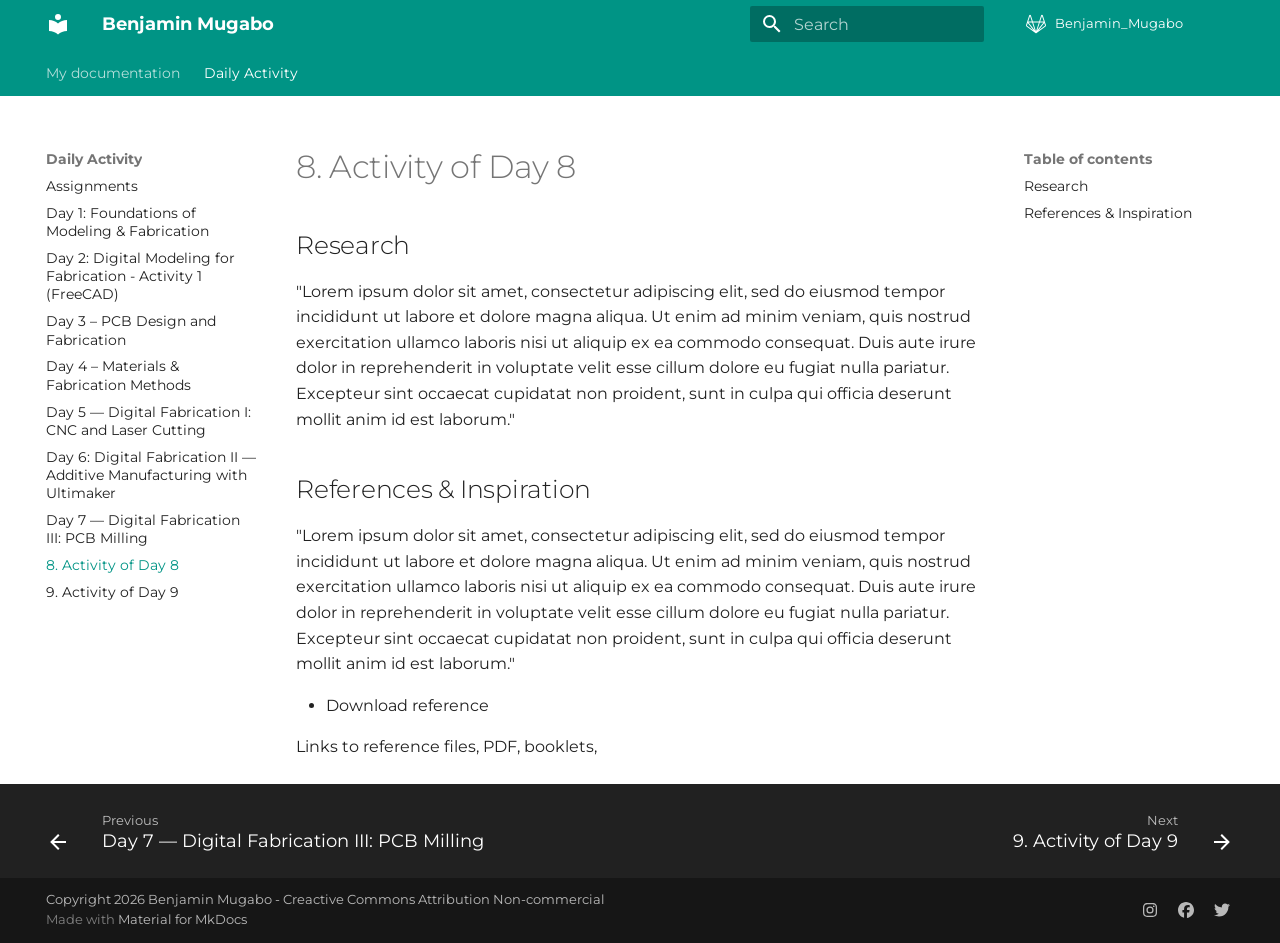
<file: Daily-Activity/day_8/index.html>
<!DOCTYPE html><html lang="en" class="no-js"><head>
    
      <meta charset="utf-8">
      <meta name="viewport" content="width=device-width,initial-scale=1">
      
        <meta name="description" content="Benjamin Mugabo Fabricademy site">
      
      
        <meta name="author" content="Benjamin Mugabo">
      
      
        <link rel="canonical" href="https://r-inyuru.github.io/ModelingFabricationTechnique/Daily-Activity/day_8/">
      
      
        <link rel="prev" href="../day_7/">
      
      
        <link rel="next" href="../day_9/">
      
      
        
      
      
      <link rel="icon" href="../../assets/images/favicon.png">
      <meta name="generator" content="mkdocs-1.6.1, mkdocs-material-9.7.1">
    
    
      
        <title>8. Activity of Day 8 - Benjamin Mugabo</title>
      
    
    
      <link rel="stylesheet" href="../../assets/stylesheets/main.484c7ddc.min.css">
      
        
        <link rel="stylesheet" href="../../assets/stylesheets/palette.ab4e12ef.min.css">
      
      


    
    
      
    
    
      
        
        
        <link rel="preconnect" href="https://fonts.gstatic.com" crossorigin>
        <link rel="stylesheet" href="https://fonts.googleapis.com/css?family=Montserrat:300,300i,400,400i,700,700i%7CRoboto+Mono:400,400i,700,700i&amp;display=fallback">
        <style>:root{--md-text-font:"Montserrat";--md-code-font:"Roboto Mono"}</style>
      
    
    
    <script>__md_scope=new URL("../..",location),__md_hash=e=>[...e].reduce(((e,_)=>(e<<5)-e+_.charCodeAt(0)),0),__md_get=(e,_=localStorage,t=__md_scope)=>JSON.parse(_.getItem(t.pathname+"."+e)),__md_set=(e,_,t=localStorage,a=__md_scope)=>{try{t.setItem(a.pathname+"."+e,JSON.stringify(_))}catch(e){}}</script>
    
      

    
    
  <link href="../../assets/stylesheets/glightbox.min.css" rel="stylesheet"><script src="../../assets/javascripts/glightbox.min.js"></script><style id="glightbox-style">
            html.glightbox-open { overflow: initial; height: 100%; }
            .gslide-title { margin-top: 0px; user-select: text; }
            .gslide-desc { color: #666; user-select: text; }
            .gslide-image img { background: white; }
            .gscrollbar-fixer { padding-right: 15px; }
            .gdesc-inner { font-size: 0.75rem; }
            body[data-md-color-scheme="slate"] .gdesc-inner { background: var(--md-default-bg-color); }
            body[data-md-color-scheme="slate"] .gslide-title { color: var(--md-default-fg-color); }
            body[data-md-color-scheme="slate"] .gslide-desc { color: var(--md-default-fg-color); }
        </style></head>
  
  
    
    
    
    
    
    <body dir="ltr" data-md-color-scheme="default" data-md-color-primary="teal" data-md-color-accent="deep-purple">
  
    
    <input class="md-toggle" data-md-toggle="drawer" type="checkbox" id="__drawer" autocomplete="off">
    <input class="md-toggle" data-md-toggle="search" type="checkbox" id="__search" autocomplete="off">
    <label class="md-overlay" for="__drawer"></label>
    <div data-md-component="skip">
      
        
        <a href="#8-activity-of-day-8" class="md-skip">
          Skip to content
        </a>
      
    </div>
    <div data-md-component="announce">
      
    </div>
    
    
      

<header class="md-header" data-md-component="header">
  <nav class="md-header__inner md-grid" aria-label="Header">
    <a href="../.." title="Benjamin Mugabo" class="md-header__button md-logo" aria-label="Benjamin Mugabo" data-md-component="logo">
      
  
  <svg xmlns="http://www.w3.org/2000/svg" viewBox="0 0 24 24"><path d="M12 8a3 3 0 0 0 3-3 3 3 0 0 0-3-3 3 3 0 0 0-3 3 3 3 0 0 0 3 3m0 3.54C9.64 9.35 6.5 8 3 8v11c3.5 0 6.64 1.35 9 3.54 2.36-2.19 5.5-3.54 9-3.54V8c-3.5 0-6.64 1.35-9 3.54"></path></svg>

    </a>
    <label class="md-header__button md-icon" for="__drawer">
      
      <svg xmlns="http://www.w3.org/2000/svg" viewBox="0 0 24 24"><path d="M3 6h18v2H3zm0 5h18v2H3zm0 5h18v2H3z"></path></svg>
    </label>
    <div class="md-header__title" data-md-component="header-title">
      <div class="md-header__ellipsis">
        <div class="md-header__topic">
          <span class="md-ellipsis">
            Benjamin Mugabo
          </span>
        </div>
        <div class="md-header__topic" data-md-component="header-topic">
          <span class="md-ellipsis">
            
              8. Activity of Day 8
            
          </span>
        </div>
      </div>
    </div>
    
      
    
    
    
    
      
      
        <label class="md-header__button md-icon" for="__search">
          
          <svg xmlns="http://www.w3.org/2000/svg" viewBox="0 0 24 24"><path d="M9.5 3A6.5 6.5 0 0 1 16 9.5c0 1.61-.59 3.09-1.56 4.23l.27.27h.79l5 5-1.5 1.5-5-5v-.79l-.27-.27A6.52 6.52 0 0 1 9.5 16 6.5 6.5 0 0 1 3 9.5 6.5 6.5 0 0 1 9.5 3m0 2C7 5 5 7 5 9.5S7 14 9.5 14 14 12 14 9.5 12 5 9.5 5"></path></svg>
        </label>
        <div class="md-search" data-md-component="search" role="dialog">
  <label class="md-search__overlay" for="__search"></label>
  <div class="md-search__inner" role="search">
    <form class="md-search__form" name="search">
      <input type="text" class="md-search__input" name="query" aria-label="Search" placeholder="Search" autocapitalize="off" autocorrect="off" autocomplete="off" spellcheck="false" data-md-component="search-query" required>
      <label class="md-search__icon md-icon" for="__search">
        
        <svg xmlns="http://www.w3.org/2000/svg" viewBox="0 0 24 24"><path d="M9.5 3A6.5 6.5 0 0 1 16 9.5c0 1.61-.59 3.09-1.56 4.23l.27.27h.79l5 5-1.5 1.5-5-5v-.79l-.27-.27A6.52 6.52 0 0 1 9.5 16 6.5 6.5 0 0 1 3 9.5 6.5 6.5 0 0 1 9.5 3m0 2C7 5 5 7 5 9.5S7 14 9.5 14 14 12 14 9.5 12 5 9.5 5"></path></svg>
        
        <svg xmlns="http://www.w3.org/2000/svg" viewBox="0 0 24 24"><path d="M20 11v2H8l5.5 5.5-1.42 1.42L4.16 12l7.92-7.92L13.5 5.5 8 11z"></path></svg>
      </label>
      <nav class="md-search__options" aria-label="Search">
        
        <button type="reset" class="md-search__icon md-icon" title="Clear" aria-label="Clear" tabindex="-1">
          
          <svg xmlns="http://www.w3.org/2000/svg" viewBox="0 0 24 24"><path d="M19 6.41 17.59 5 12 10.59 6.41 5 5 6.41 10.59 12 5 17.59 6.41 19 12 13.41 17.59 19 19 17.59 13.41 12z"></path></svg>
        </button>
      </nav>
      
    </form>
    <div class="md-search__output">
      <div class="md-search__scrollwrap" tabindex="0" data-md-scrollfix>
        <div class="md-search-result" data-md-component="search-result">
          <div class="md-search-result__meta">
            Initializing search
          </div>
          <ol class="md-search-result__list" role="presentation"></ol>
        </div>
      </div>
    </div>
  </div>
</div>
      
    
    
      <div class="md-header__source">
        <a href="https://github.com/benjaminmugabob/Benjamin_Mugabo" title="Go to repository" class="md-source" data-md-component="source">
  <div class="md-source__icon md-icon">
    
    <svg xmlns="http://www.w3.org/2000/svg" viewBox="0 0 24 24"><path d="m21.94 13.11-1.05-3.22c0-.03-.01-.06-.02-.09l-2.11-6.48a.86.86 0 0 0-.8-.57c-.36 0-.68.25-.79.58l-2 6.17H8.84L6.83 3.33a.85.85 0 0 0-.79-.58c-.37 0-.69.25-.8.58L3.13 9.82v.01l-1.07 3.28c-.16.5.01 1.04.44 1.34l9.22 6.71c.17.12.39.12.56-.01l9.22-6.7c.43-.3.6-.84.44-1.34M8.15 10.45l2.57 7.91-6.17-7.91m8.73 7.92 2.47-7.59.1-.33h3.61l-5.59 7.16m4.1-13.67 1.81 5.56h-3.62m-1.3.95-1.79 5.51L12 19.24l-2.86-8.79M6.03 3.94 7.84 9.5H4.23m-1.18 4.19c-.09-.07-.13-.19-.09-.29l.79-2.43 5.82 7.45m11.38-4.73-6.51 4.73.02-.03 5.79-7.42.79 2.43c.04.1 0 .22-.09.29"></path></svg>
  </div>
  <div class="md-source__repository">
    Benjamin_Mugabo
  </div>
</a>
      </div>
    
  </nav>
  
</header>
    
    <div class="md-container" data-md-component="container">
      
      
        
          
            
<nav class="md-tabs" aria-label="Tabs" data-md-component="tabs">
  <div class="md-grid">
    <ul class="md-tabs__list">
      
        
  
  
  
  
    <li class="md-tabs__item">
      <a href="../.." class="md-tabs__link">
        
  
  
    
  
  My documentation

      </a>
    </li>
  

      
        
  
  
  
    
  
  
    
    
      <li class="md-tabs__item md-tabs__item--active">
        <a href="../" class="md-tabs__link">
          
  
  
  Daily Activity

        </a>
      </li>
    
  

      
    </ul>
  </div>
</nav>
          
        
      
      <main class="md-main" data-md-component="main">
        <div class="md-main__inner md-grid">
          
            
              
              <div class="md-sidebar md-sidebar--primary" data-md-component="sidebar" data-md-type="navigation">
                <div class="md-sidebar__scrollwrap">
                  <div class="md-sidebar__inner">
                    


  


<nav class="md-nav md-nav--primary md-nav--lifted" aria-label="Navigation" data-md-level="0">
  <label class="md-nav__title" for="__drawer">
    <a href="../.." title="Benjamin Mugabo" class="md-nav__button md-logo" aria-label="Benjamin Mugabo" data-md-component="logo">
      
  
  <svg xmlns="http://www.w3.org/2000/svg" viewBox="0 0 24 24"><path d="M12 8a3 3 0 0 0 3-3 3 3 0 0 0-3-3 3 3 0 0 0-3 3 3 3 0 0 0 3 3m0 3.54C9.64 9.35 6.5 8 3 8v11c3.5 0 6.64 1.35 9 3.54 2.36-2.19 5.5-3.54 9-3.54V8c-3.5 0-6.64 1.35-9 3.54"></path></svg>

    </a>
    Benjamin Mugabo
  </label>
  
    <div class="md-nav__source">
      <a href="https://github.com/benjaminmugabob/Benjamin_Mugabo" title="Go to repository" class="md-source" data-md-component="source">
  <div class="md-source__icon md-icon">
    
    <svg xmlns="http://www.w3.org/2000/svg" viewBox="0 0 24 24"><path d="m21.94 13.11-1.05-3.22c0-.03-.01-.06-.02-.09l-2.11-6.48a.86.86 0 0 0-.8-.57c-.36 0-.68.25-.79.58l-2 6.17H8.84L6.83 3.33a.85.85 0 0 0-.79-.58c-.37 0-.69.25-.8.58L3.13 9.82v.01l-1.07 3.28c-.16.5.01 1.04.44 1.34l9.22 6.71c.17.12.39.12.56-.01l9.22-6.7c.43-.3.6-.84.44-1.34M8.15 10.45l2.57 7.91-6.17-7.91m8.73 7.92 2.47-7.59.1-.33h3.61l-5.59 7.16m4.1-13.67 1.81 5.56h-3.62m-1.3.95-1.79 5.51L12 19.24l-2.86-8.79M6.03 3.94 7.84 9.5H4.23m-1.18 4.19c-.09-.07-.13-.19-.09-.29l.79-2.43 5.82 7.45m11.38-4.73-6.51 4.73.02-.03 5.79-7.42.79 2.43c.04.1 0 .22-.09.29"></path></svg>
  </div>
  <div class="md-source__repository">
    Benjamin_Mugabo
  </div>
</a>
    </div>
  
  <ul class="md-nav__list" data-md-scrollfix>
    
      
      
  
  
  
  
    <li class="md-nav__item">
      <a href="../.." class="md-nav__link">
        
  
  
  <span class="md-ellipsis">
    
  
    My documentation
  

    
  </span>
  
  

      </a>
    </li>
  

    
      
      
  
  
    
  
  
  
    
    
    
    
      
        
        
      
      
    
    
    <li class="md-nav__item md-nav__item--active md-nav__item--section md-nav__item--nested">
      
        
        
        <input class="md-nav__toggle md-toggle " type="checkbox" id="__nav_2" checked>
        
          
          <label class="md-nav__link" for="__nav_2" id="__nav_2_label" tabindex="">
            
  
  
  <span class="md-ellipsis">
    
  
    Daily Activity
  

    
  </span>
  
  

            <span class="md-nav__icon md-icon"></span>
          </label>
        
        <nav class="md-nav" data-md-level="1" aria-labelledby="__nav_2_label" aria-expanded="true">
          <label class="md-nav__title" for="__nav_2">
            <span class="md-nav__icon md-icon"></span>
            
  
    Daily Activity
  

          </label>
          <ul class="md-nav__list" data-md-scrollfix>
            
              
                
  
  
  
  
    <li class="md-nav__item">
      <a href="../" class="md-nav__link">
        
  
  
  <span class="md-ellipsis">
    
  
    Assignments
  

    
  </span>
  
  

      </a>
    </li>
  

              
            
              
                
  
  
  
  
    <li class="md-nav__item">
      <a href="../day_1/" class="md-nav__link">
        
  
  
  <span class="md-ellipsis">
    
  
    Day 1: Foundations of Modeling &amp; Fabrication
  

    
  </span>
  
  

      </a>
    </li>
  

              
            
              
                
  
  
  
  
    <li class="md-nav__item">
      <a href="../day_2/" class="md-nav__link">
        
  
  
  <span class="md-ellipsis">
    
  
    Day 2: Digital Modeling for Fabrication - Activity 1 (FreeCAD)
  

    
  </span>
  
  

      </a>
    </li>
  

              
            
              
                
  
  
  
  
    <li class="md-nav__item">
      <a href="../day_3/" class="md-nav__link">
        
  
  
  <span class="md-ellipsis">
    
  
    Day 3 – PCB Design and Fabrication
  

    
  </span>
  
  

      </a>
    </li>
  

              
            
              
                
  
  
  
  
    <li class="md-nav__item">
      <a href="../day_4/" class="md-nav__link">
        
  
  
  <span class="md-ellipsis">
    
  
    Day 4 – Materials &amp; Fabrication Methods
  

    
  </span>
  
  

      </a>
    </li>
  

              
            
              
                
  
  
  
  
    <li class="md-nav__item">
      <a href="../day_5/" class="md-nav__link">
        
  
  
  <span class="md-ellipsis">
    
  
    Day 5 — Digital Fabrication I: CNC and Laser Cutting
  

    
  </span>
  
  

      </a>
    </li>
  

              
            
              
                
  
  
  
  
    <li class="md-nav__item">
      <a href="../day_6/" class="md-nav__link">
        
  
  
  <span class="md-ellipsis">
    
  
    Day 6: Digital Fabrication II — Additive Manufacturing with Ultimaker
  

    
  </span>
  
  

      </a>
    </li>
  

              
            
              
                
  
  
  
  
    <li class="md-nav__item">
      <a href="../day_7/" class="md-nav__link">
        
  
  
  <span class="md-ellipsis">
    
  
    Day 7 — Digital Fabrication III: PCB Milling
  

    
  </span>
  
  

      </a>
    </li>
  

              
            
              
                
  
  
    
  
  
  
    <li class="md-nav__item md-nav__item--active">
      
      <input class="md-nav__toggle md-toggle" type="checkbox" id="__toc">
      
      
        
      
      
        <label class="md-nav__link md-nav__link--active" for="__toc">
          
  
  
  <span class="md-ellipsis">
    
  
    8. Activity of Day 8
  

    
  </span>
  
  

          <span class="md-nav__icon md-icon"></span>
        </label>
      
      <a href="./" class="md-nav__link md-nav__link--active">
        
  
  
  <span class="md-ellipsis">
    
  
    8. Activity of Day 8
  

    
  </span>
  
  

      </a>
      
        

<nav class="md-nav md-nav--secondary" aria-label="Table of contents">
  
  
  
    
  
  
    <label class="md-nav__title" for="__toc">
      <span class="md-nav__icon md-icon"></span>
      Table of contents
    </label>
    <ul class="md-nav__list" data-md-component="toc" data-md-scrollfix>
      
        <li class="md-nav__item">
  <a href="#research" class="md-nav__link">
    <span class="md-ellipsis">
      
        Research
      
    </span>
  </a>
  
</li>
      
        <li class="md-nav__item">
  <a href="#references-inspiration" class="md-nav__link">
    <span class="md-ellipsis">
      
        References &amp; Inspiration
      
    </span>
  </a>
  
</li>
      
    </ul>
  
</nav>
      
    </li>
  

              
            
              
                
  
  
  
  
    <li class="md-nav__item">
      <a href="../day_9/" class="md-nav__link">
        
  
  
  <span class="md-ellipsis">
    
  
    9. Activity of Day 9
  

    
  </span>
  
  

      </a>
    </li>
  

              
            
          </ul>
        </nav>
      
    </li>
  

    
  </ul>
</nav>
                  </div>
                </div>
              </div>
            
            
              
              <div class="md-sidebar md-sidebar--secondary" data-md-component="sidebar" data-md-type="toc">
                <div class="md-sidebar__scrollwrap">
                  <div class="md-sidebar__inner">
                    

<nav class="md-nav md-nav--secondary" aria-label="Table of contents">
  
  
  
    
  
  
    <label class="md-nav__title" for="__toc">
      <span class="md-nav__icon md-icon"></span>
      Table of contents
    </label>
    <ul class="md-nav__list" data-md-component="toc" data-md-scrollfix>
      
        <li class="md-nav__item">
  <a href="#research" class="md-nav__link">
    <span class="md-ellipsis">
      
        Research
      
    </span>
  </a>
  
</li>
      
        <li class="md-nav__item">
  <a href="#references-inspiration" class="md-nav__link">
    <span class="md-ellipsis">
      
        References &amp; Inspiration
      
    </span>
  </a>
  
</li>
      
    </ul>
  
</nav>
                  </div>
                </div>
              </div>
            
          
          
            <div class="md-content" data-md-component="content">
              
              <article class="md-content__inner md-typeset">
                
                  


  
  


<h1 id="8-activity-of-day-8">8. Activity of Day 8<a class="headerlink" href="#8-activity-of-day-8" title="Permanent link">¶</a></h1>
<h2 id="research">Research<a class="headerlink" href="#research" title="Permanent link">¶</a></h2>
<p>"Lorem ipsum dolor sit amet, consectetur adipiscing elit, sed do eiusmod tempor incididunt ut labore et dolore magna aliqua. Ut enim ad minim veniam, quis nostrud exercitation ullamco laboris nisi ut aliquip ex ea commodo consequat. Duis aute irure dolor in reprehenderit in voluptate velit esse cillum dolore eu fugiat nulla pariatur. Excepteur sint occaecat cupidatat non proident, sunt in culpa qui officia deserunt mollit anim id est laborum."</p>
<h2 id="references-inspiration">References &amp; Inspiration<a class="headerlink" href="#references-inspiration" title="Permanent link">¶</a></h2>
<p>"Lorem ipsum dolor sit amet, consectetur adipiscing elit, sed do eiusmod tempor incididunt ut labore et dolore magna aliqua. Ut enim ad minim veniam, quis nostrud exercitation ullamco laboris nisi ut aliquip ex ea commodo consequat. Duis aute irure dolor in reprehenderit in voluptate velit esse cillum dolore eu fugiat nulla pariatur. Excepteur sint occaecat cupidatat non proident, sunt in culpa qui officia deserunt mollit anim id est laborum."</p>
<ul>
<li>Download reference</li>
</ul>
<p>Links to reference files, PDF, booklets,</p>












                
              </article>
            </div>
          
          
<script>var target=document.getElementById(location.hash.slice(1));target&&target.name&&(target.checked=target.name.startsWith("__tabbed_"))</script>
        </div>
        
      </main>
      
        <footer class="md-footer">
  
    
      
      <nav class="md-footer__inner md-grid" aria-label="Footer">
        
          
          <a href="../day_7/" class="md-footer__link md-footer__link--prev" aria-label="Previous: Day 7 — Digital Fabrication III: PCB Milling">
            <div class="md-footer__button md-icon">
              
              <svg xmlns="http://www.w3.org/2000/svg" viewBox="0 0 24 24"><path d="M20 11v2H8l5.5 5.5-1.42 1.42L4.16 12l7.92-7.92L13.5 5.5 8 11z"></path></svg>
            </div>
            <div class="md-footer__title">
              <span class="md-footer__direction">
                Previous
              </span>
              <div class="md-ellipsis">
                Day 7 — Digital Fabrication III: PCB Milling
              </div>
            </div>
          </a>
        
        
          
          <a href="../day_9/" class="md-footer__link md-footer__link--next" aria-label="Next: 9. Activity of Day 9">
            <div class="md-footer__title">
              <span class="md-footer__direction">
                Next
              </span>
              <div class="md-ellipsis">
                9. Activity of Day 9
              </div>
            </div>
            <div class="md-footer__button md-icon">
              
              <svg xmlns="http://www.w3.org/2000/svg" viewBox="0 0 24 24"><path d="M4 11v2h12l-5.5 5.5 1.42 1.42L19.84 12l-7.92-7.92L10.5 5.5 16 11z"></path></svg>
            </div>
          </a>
        
      </nav>
    
  
  <div class="md-footer-meta md-typeset">
    <div class="md-footer-meta__inner md-grid">
      <div class="md-copyright">
  
    <div class="md-copyright__highlight">
      Copyright 2026 Benjamin Mugabo - Creactive Commons Attribution Non-commercial
    </div>
  
  
    Made with
    <a href="https://squidfunk.github.io/mkdocs-material/" target="_blank" rel="noopener">
      Material for MkDocs
    </a>
  
</div>
      
        
<div class="md-social">
  
    
    
    
    
      
      
    
    <a href="https://instagram.com/fablab_rwanda" target="_blank" rel="noopener" title="instagram.com" class="md-social__link">
      <svg xmlns="http://www.w3.org/2000/svg" viewBox="0 0 448 512"><!--! Font Awesome Free 7.1.0 by @fontawesome - https://fontawesome.com License - https://fontawesome.com/license/free (Icons: CC BY 4.0, Fonts: SIL OFL 1.1, Code: MIT License) Copyright 2025 Fonticons, Inc.--><path d="M224.3 141a115 115 0 1 0-.6 230 115 115 0 1 0 .6-230m-.6 40.4a74.6 74.6 0 1 1 .6 149.2 74.6 74.6 0 1 1-.6-149.2m93.4-45.1a26.8 26.8 0 1 1 53.6 0 26.8 26.8 0 1 1-53.6 0m129.7 27.2c-1.7-35.9-9.9-67.7-36.2-93.9-26.2-26.2-58-34.4-93.9-36.2-37-2.1-147.9-2.1-184.9 0-35.8 1.7-67.6 9.9-93.9 36.1s-34.4 58-36.2 93.9c-2.1 37-2.1 147.9 0 184.9 1.7 35.9 9.9 67.7 36.2 93.9s58 34.4 93.9 36.2c37 2.1 147.9 2.1 184.9 0 35.9-1.7 67.7-9.9 93.9-36.2 26.2-26.2 34.4-58 36.2-93.9 2.1-37 2.1-147.8 0-184.8M399 388c-7.8 19.6-22.9 34.7-42.6 42.6-29.5 11.7-99.5 9-132.1 9s-102.7 2.6-132.1-9c-19.6-7.8-34.7-22.9-42.6-42.6-11.7-29.5-9-99.5-9-132.1s-2.6-102.7 9-132.1c7.8-19.6 22.9-34.7 42.6-42.6 29.5-11.7 99.5-9 132.1-9s102.7-2.6 132.1 9c19.6 7.8 34.7 22.9 42.6 42.6 11.7 29.5 9 99.5 9 132.1s2.7 102.7-9 132.1"></path></svg>
    </a>
  
    
    
    
    
      
      
    
    <a href="https://facebook.com/KigaliFabLab" target="_blank" rel="noopener" title="facebook.com" class="md-social__link">
      <svg xmlns="http://www.w3.org/2000/svg" viewBox="0 0 512 512"><!--! Font Awesome Free 7.1.0 by @fontawesome - https://fontawesome.com License - https://fontawesome.com/license/free (Icons: CC BY 4.0, Fonts: SIL OFL 1.1, Code: MIT License) Copyright 2025 Fonticons, Inc.--><path d="M512 256C512 114.6 397.4 0 256 0S0 114.6 0 256c0 120 82.7 220.8 194.2 248.5V334.2h-52.8V256h52.8v-33.7c0-87.1 39.4-127.5 125-127.5 16.2 0 44.2 3.2 55.7 6.4V172c-6-.6-16.5-1-29.6-1-42 0-58.2 15.9-58.2 57.2V256h83.6l-14.4 78.2H287v175.9C413.8 494.8 512 386.9 512 256"></path></svg>
    </a>
  
    
    
    
    
      
      
    
    <a href="https://twitter.com/fablabrw" target="_blank" rel="noopener" title="twitter.com" class="md-social__link">
      <svg xmlns="http://www.w3.org/2000/svg" viewBox="0 0 512 512"><!--! Font Awesome Free 7.1.0 by @fontawesome - https://fontawesome.com License - https://fontawesome.com/license/free (Icons: CC BY 4.0, Fonts: SIL OFL 1.1, Code: MIT License) Copyright 2025 Fonticons, Inc.--><path d="M459.4 151.7c.3 4.5.3 9.1.3 13.6 0 138.7-105.6 298.6-298.6 298.6-59.5 0-114.7-17.2-161.1-47.1 8.4 1 16.6 1.3 25.3 1.3 49.1 0 94.2-16.6 130.3-44.8-46.1-1-84.8-31.2-98.1-72.8 6.5 1 13 1.6 19.8 1.6 9.4 0 18.8-1.3 27.6-3.6-48.1-9.7-84.1-52-84.1-103v-1.3c14 7.8 30.2 12.7 47.4 13.3-28.3-18.8-46.8-51-46.8-87.4 0-19.5 5.2-37.4 14.3-53C87.4 130.8 165 172.4 252.1 176.9c-1.6-7.8-2.6-15.9-2.6-24C249.5 95.1 296.3 48 354.4 48c30.2 0 57.5 12.7 76.7 33.1 23.7-4.5 46.5-13.3 66.6-25.3-7.8 24.4-24.4 44.8-46.1 57.8 21.1-2.3 41.6-8.1 60.4-16.2-14.3 20.8-32.2 39.3-52.6 54.3"></path></svg>
    </a>
  
</div>
      
    </div>
  </div>
</footer>
      
    </div>
    <div class="md-dialog" data-md-component="dialog">
      <div class="md-dialog__inner md-typeset"></div>
    </div>
    
    
    
      
      
      <script id="__config" type="application/json">{"annotate": null, "base": "../..", "features": ["navigation.tabs", "navigation.footer"], "search": "../../assets/javascripts/workers/search.2c215733.min.js", "tags": null, "translations": {"clipboard.copied": "Copied to clipboard", "clipboard.copy": "Copy to clipboard", "search.result.more.one": "1 more on this page", "search.result.more.other": "# more on this page", "search.result.none": "No matching documents", "search.result.one": "1 matching document", "search.result.other": "# matching documents", "search.result.placeholder": "Type to start searching", "search.result.term.missing": "Missing", "select.version": "Select version"}, "version": null}</script>
    
    
      <script src="../../assets/javascripts/bundle.79ae519e.min.js"></script>
      
    
  
<script id="init-glightbox">const lightbox = GLightbox({"touchNavigation": true, "loop": false, "zoomable": true, "draggable": true, "openEffect": "zoom", "closeEffect": "zoom", "slideEffect": "slide"});
document$.subscribe(()=>{ lightbox.reload(); });
</script></body></html>
</file>
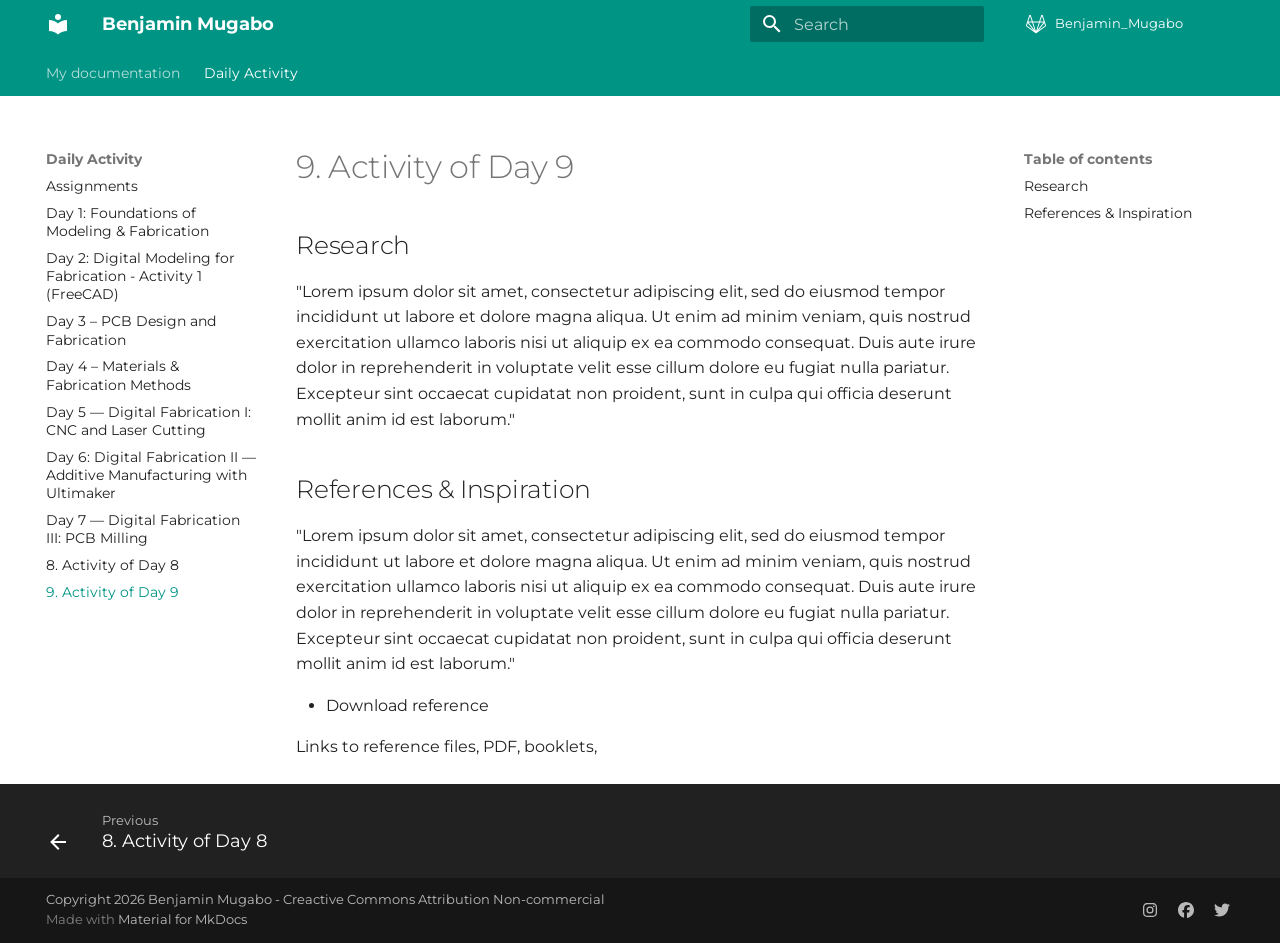
<file: Daily-Activity/day_9/index.html>
<!DOCTYPE html><html lang="en" class="no-js"><head>
    
      <meta charset="utf-8">
      <meta name="viewport" content="width=device-width,initial-scale=1">
      
        <meta name="description" content="Benjamin Mugabo Fabricademy site">
      
      
        <meta name="author" content="Benjamin Mugabo">
      
      
        <link rel="canonical" href="https://r-inyuru.github.io/ModelingFabricationTechnique/Daily-Activity/day_9/">
      
      
        <link rel="prev" href="../day_8/">
      
      
      
        
      
      
      <link rel="icon" href="../../assets/images/favicon.png">
      <meta name="generator" content="mkdocs-1.6.1, mkdocs-material-9.7.1">
    
    
      
        <title>9. Activity of Day 9 - Benjamin Mugabo</title>
      
    
    
      <link rel="stylesheet" href="../../assets/stylesheets/main.484c7ddc.min.css">
      
        
        <link rel="stylesheet" href="../../assets/stylesheets/palette.ab4e12ef.min.css">
      
      


    
    
      
    
    
      
        
        
        <link rel="preconnect" href="https://fonts.gstatic.com" crossorigin>
        <link rel="stylesheet" href="https://fonts.googleapis.com/css?family=Montserrat:300,300i,400,400i,700,700i%7CRoboto+Mono:400,400i,700,700i&amp;display=fallback">
        <style>:root{--md-text-font:"Montserrat";--md-code-font:"Roboto Mono"}</style>
      
    
    
    <script>__md_scope=new URL("../..",location),__md_hash=e=>[...e].reduce(((e,_)=>(e<<5)-e+_.charCodeAt(0)),0),__md_get=(e,_=localStorage,t=__md_scope)=>JSON.parse(_.getItem(t.pathname+"."+e)),__md_set=(e,_,t=localStorage,a=__md_scope)=>{try{t.setItem(a.pathname+"."+e,JSON.stringify(_))}catch(e){}}</script>
    
      

    
    
  <link href="../../assets/stylesheets/glightbox.min.css" rel="stylesheet"><script src="../../assets/javascripts/glightbox.min.js"></script><style id="glightbox-style">
            html.glightbox-open { overflow: initial; height: 100%; }
            .gslide-title { margin-top: 0px; user-select: text; }
            .gslide-desc { color: #666; user-select: text; }
            .gslide-image img { background: white; }
            .gscrollbar-fixer { padding-right: 15px; }
            .gdesc-inner { font-size: 0.75rem; }
            body[data-md-color-scheme="slate"] .gdesc-inner { background: var(--md-default-bg-color); }
            body[data-md-color-scheme="slate"] .gslide-title { color: var(--md-default-fg-color); }
            body[data-md-color-scheme="slate"] .gslide-desc { color: var(--md-default-fg-color); }
        </style></head>
  
  
    
    
    
    
    
    <body dir="ltr" data-md-color-scheme="default" data-md-color-primary="teal" data-md-color-accent="deep-purple">
  
    
    <input class="md-toggle" data-md-toggle="drawer" type="checkbox" id="__drawer" autocomplete="off">
    <input class="md-toggle" data-md-toggle="search" type="checkbox" id="__search" autocomplete="off">
    <label class="md-overlay" for="__drawer"></label>
    <div data-md-component="skip">
      
        
        <a href="#9-activity-of-day-9" class="md-skip">
          Skip to content
        </a>
      
    </div>
    <div data-md-component="announce">
      
    </div>
    
    
      

<header class="md-header" data-md-component="header">
  <nav class="md-header__inner md-grid" aria-label="Header">
    <a href="../.." title="Benjamin Mugabo" class="md-header__button md-logo" aria-label="Benjamin Mugabo" data-md-component="logo">
      
  
  <svg xmlns="http://www.w3.org/2000/svg" viewBox="0 0 24 24"><path d="M12 8a3 3 0 0 0 3-3 3 3 0 0 0-3-3 3 3 0 0 0-3 3 3 3 0 0 0 3 3m0 3.54C9.64 9.35 6.5 8 3 8v11c3.5 0 6.64 1.35 9 3.54 2.36-2.19 5.5-3.54 9-3.54V8c-3.5 0-6.64 1.35-9 3.54"></path></svg>

    </a>
    <label class="md-header__button md-icon" for="__drawer">
      
      <svg xmlns="http://www.w3.org/2000/svg" viewBox="0 0 24 24"><path d="M3 6h18v2H3zm0 5h18v2H3zm0 5h18v2H3z"></path></svg>
    </label>
    <div class="md-header__title" data-md-component="header-title">
      <div class="md-header__ellipsis">
        <div class="md-header__topic">
          <span class="md-ellipsis">
            Benjamin Mugabo
          </span>
        </div>
        <div class="md-header__topic" data-md-component="header-topic">
          <span class="md-ellipsis">
            
              9. Activity of Day 9
            
          </span>
        </div>
      </div>
    </div>
    
      
    
    
    
    
      
      
        <label class="md-header__button md-icon" for="__search">
          
          <svg xmlns="http://www.w3.org/2000/svg" viewBox="0 0 24 24"><path d="M9.5 3A6.5 6.5 0 0 1 16 9.5c0 1.61-.59 3.09-1.56 4.23l.27.27h.79l5 5-1.5 1.5-5-5v-.79l-.27-.27A6.52 6.52 0 0 1 9.5 16 6.5 6.5 0 0 1 3 9.5 6.5 6.5 0 0 1 9.5 3m0 2C7 5 5 7 5 9.5S7 14 9.5 14 14 12 14 9.5 12 5 9.5 5"></path></svg>
        </label>
        <div class="md-search" data-md-component="search" role="dialog">
  <label class="md-search__overlay" for="__search"></label>
  <div class="md-search__inner" role="search">
    <form class="md-search__form" name="search">
      <input type="text" class="md-search__input" name="query" aria-label="Search" placeholder="Search" autocapitalize="off" autocorrect="off" autocomplete="off" spellcheck="false" data-md-component="search-query" required>
      <label class="md-search__icon md-icon" for="__search">
        
        <svg xmlns="http://www.w3.org/2000/svg" viewBox="0 0 24 24"><path d="M9.5 3A6.5 6.5 0 0 1 16 9.5c0 1.61-.59 3.09-1.56 4.23l.27.27h.79l5 5-1.5 1.5-5-5v-.79l-.27-.27A6.52 6.52 0 0 1 9.5 16 6.5 6.5 0 0 1 3 9.5 6.5 6.5 0 0 1 9.5 3m0 2C7 5 5 7 5 9.5S7 14 9.5 14 14 12 14 9.5 12 5 9.5 5"></path></svg>
        
        <svg xmlns="http://www.w3.org/2000/svg" viewBox="0 0 24 24"><path d="M20 11v2H8l5.5 5.5-1.42 1.42L4.16 12l7.92-7.92L13.5 5.5 8 11z"></path></svg>
      </label>
      <nav class="md-search__options" aria-label="Search">
        
        <button type="reset" class="md-search__icon md-icon" title="Clear" aria-label="Clear" tabindex="-1">
          
          <svg xmlns="http://www.w3.org/2000/svg" viewBox="0 0 24 24"><path d="M19 6.41 17.59 5 12 10.59 6.41 5 5 6.41 10.59 12 5 17.59 6.41 19 12 13.41 17.59 19 19 17.59 13.41 12z"></path></svg>
        </button>
      </nav>
      
    </form>
    <div class="md-search__output">
      <div class="md-search__scrollwrap" tabindex="0" data-md-scrollfix>
        <div class="md-search-result" data-md-component="search-result">
          <div class="md-search-result__meta">
            Initializing search
          </div>
          <ol class="md-search-result__list" role="presentation"></ol>
        </div>
      </div>
    </div>
  </div>
</div>
      
    
    
      <div class="md-header__source">
        <a href="https://github.com/benjaminmugabob/Benjamin_Mugabo" title="Go to repository" class="md-source" data-md-component="source">
  <div class="md-source__icon md-icon">
    
    <svg xmlns="http://www.w3.org/2000/svg" viewBox="0 0 24 24"><path d="m21.94 13.11-1.05-3.22c0-.03-.01-.06-.02-.09l-2.11-6.48a.86.86 0 0 0-.8-.57c-.36 0-.68.25-.79.58l-2 6.17H8.84L6.83 3.33a.85.85 0 0 0-.79-.58c-.37 0-.69.25-.8.58L3.13 9.82v.01l-1.07 3.28c-.16.5.01 1.04.44 1.34l9.22 6.71c.17.12.39.12.56-.01l9.22-6.7c.43-.3.6-.84.44-1.34M8.15 10.45l2.57 7.91-6.17-7.91m8.73 7.92 2.47-7.59.1-.33h3.61l-5.59 7.16m4.1-13.67 1.81 5.56h-3.62m-1.3.95-1.79 5.51L12 19.24l-2.86-8.79M6.03 3.94 7.84 9.5H4.23m-1.18 4.19c-.09-.07-.13-.19-.09-.29l.79-2.43 5.82 7.45m11.38-4.73-6.51 4.73.02-.03 5.79-7.42.79 2.43c.04.1 0 .22-.09.29"></path></svg>
  </div>
  <div class="md-source__repository">
    Benjamin_Mugabo
  </div>
</a>
      </div>
    
  </nav>
  
</header>
    
    <div class="md-container" data-md-component="container">
      
      
        
          
            
<nav class="md-tabs" aria-label="Tabs" data-md-component="tabs">
  <div class="md-grid">
    <ul class="md-tabs__list">
      
        
  
  
  
  
    <li class="md-tabs__item">
      <a href="../.." class="md-tabs__link">
        
  
  
    
  
  My documentation

      </a>
    </li>
  

      
        
  
  
  
    
  
  
    
    
      <li class="md-tabs__item md-tabs__item--active">
        <a href="../" class="md-tabs__link">
          
  
  
  Daily Activity

        </a>
      </li>
    
  

      
    </ul>
  </div>
</nav>
          
        
      
      <main class="md-main" data-md-component="main">
        <div class="md-main__inner md-grid">
          
            
              
              <div class="md-sidebar md-sidebar--primary" data-md-component="sidebar" data-md-type="navigation">
                <div class="md-sidebar__scrollwrap">
                  <div class="md-sidebar__inner">
                    


  


<nav class="md-nav md-nav--primary md-nav--lifted" aria-label="Navigation" data-md-level="0">
  <label class="md-nav__title" for="__drawer">
    <a href="../.." title="Benjamin Mugabo" class="md-nav__button md-logo" aria-label="Benjamin Mugabo" data-md-component="logo">
      
  
  <svg xmlns="http://www.w3.org/2000/svg" viewBox="0 0 24 24"><path d="M12 8a3 3 0 0 0 3-3 3 3 0 0 0-3-3 3 3 0 0 0-3 3 3 3 0 0 0 3 3m0 3.54C9.64 9.35 6.5 8 3 8v11c3.5 0 6.64 1.35 9 3.54 2.36-2.19 5.5-3.54 9-3.54V8c-3.5 0-6.64 1.35-9 3.54"></path></svg>

    </a>
    Benjamin Mugabo
  </label>
  
    <div class="md-nav__source">
      <a href="https://github.com/benjaminmugabob/Benjamin_Mugabo" title="Go to repository" class="md-source" data-md-component="source">
  <div class="md-source__icon md-icon">
    
    <svg xmlns="http://www.w3.org/2000/svg" viewBox="0 0 24 24"><path d="m21.94 13.11-1.05-3.22c0-.03-.01-.06-.02-.09l-2.11-6.48a.86.86 0 0 0-.8-.57c-.36 0-.68.25-.79.58l-2 6.17H8.84L6.83 3.33a.85.85 0 0 0-.79-.58c-.37 0-.69.25-.8.58L3.13 9.82v.01l-1.07 3.28c-.16.5.01 1.04.44 1.34l9.22 6.71c.17.12.39.12.56-.01l9.22-6.7c.43-.3.6-.84.44-1.34M8.15 10.45l2.57 7.91-6.17-7.91m8.73 7.92 2.47-7.59.1-.33h3.61l-5.59 7.16m4.1-13.67 1.81 5.56h-3.62m-1.3.95-1.79 5.51L12 19.24l-2.86-8.79M6.03 3.94 7.84 9.5H4.23m-1.18 4.19c-.09-.07-.13-.19-.09-.29l.79-2.43 5.82 7.45m11.38-4.73-6.51 4.73.02-.03 5.79-7.42.79 2.43c.04.1 0 .22-.09.29"></path></svg>
  </div>
  <div class="md-source__repository">
    Benjamin_Mugabo
  </div>
</a>
    </div>
  
  <ul class="md-nav__list" data-md-scrollfix>
    
      
      
  
  
  
  
    <li class="md-nav__item">
      <a href="../.." class="md-nav__link">
        
  
  
  <span class="md-ellipsis">
    
  
    My documentation
  

    
  </span>
  
  

      </a>
    </li>
  

    
      
      
  
  
    
  
  
  
    
    
    
    
      
        
        
      
      
    
    
    <li class="md-nav__item md-nav__item--active md-nav__item--section md-nav__item--nested">
      
        
        
        <input class="md-nav__toggle md-toggle " type="checkbox" id="__nav_2" checked>
        
          
          <label class="md-nav__link" for="__nav_2" id="__nav_2_label" tabindex="">
            
  
  
  <span class="md-ellipsis">
    
  
    Daily Activity
  

    
  </span>
  
  

            <span class="md-nav__icon md-icon"></span>
          </label>
        
        <nav class="md-nav" data-md-level="1" aria-labelledby="__nav_2_label" aria-expanded="true">
          <label class="md-nav__title" for="__nav_2">
            <span class="md-nav__icon md-icon"></span>
            
  
    Daily Activity
  

          </label>
          <ul class="md-nav__list" data-md-scrollfix>
            
              
                
  
  
  
  
    <li class="md-nav__item">
      <a href="../" class="md-nav__link">
        
  
  
  <span class="md-ellipsis">
    
  
    Assignments
  

    
  </span>
  
  

      </a>
    </li>
  

              
            
              
                
  
  
  
  
    <li class="md-nav__item">
      <a href="../day_1/" class="md-nav__link">
        
  
  
  <span class="md-ellipsis">
    
  
    Day 1: Foundations of Modeling &amp; Fabrication
  

    
  </span>
  
  

      </a>
    </li>
  

              
            
              
                
  
  
  
  
    <li class="md-nav__item">
      <a href="../day_2/" class="md-nav__link">
        
  
  
  <span class="md-ellipsis">
    
  
    Day 2: Digital Modeling for Fabrication - Activity 1 (FreeCAD)
  

    
  </span>
  
  

      </a>
    </li>
  

              
            
              
                
  
  
  
  
    <li class="md-nav__item">
      <a href="../day_3/" class="md-nav__link">
        
  
  
  <span class="md-ellipsis">
    
  
    Day 3 – PCB Design and Fabrication
  

    
  </span>
  
  

      </a>
    </li>
  

              
            
              
                
  
  
  
  
    <li class="md-nav__item">
      <a href="../day_4/" class="md-nav__link">
        
  
  
  <span class="md-ellipsis">
    
  
    Day 4 – Materials &amp; Fabrication Methods
  

    
  </span>
  
  

      </a>
    </li>
  

              
            
              
                
  
  
  
  
    <li class="md-nav__item">
      <a href="../day_5/" class="md-nav__link">
        
  
  
  <span class="md-ellipsis">
    
  
    Day 5 — Digital Fabrication I: CNC and Laser Cutting
  

    
  </span>
  
  

      </a>
    </li>
  

              
            
              
                
  
  
  
  
    <li class="md-nav__item">
      <a href="../day_6/" class="md-nav__link">
        
  
  
  <span class="md-ellipsis">
    
  
    Day 6: Digital Fabrication II — Additive Manufacturing with Ultimaker
  

    
  </span>
  
  

      </a>
    </li>
  

              
            
              
                
  
  
  
  
    <li class="md-nav__item">
      <a href="../day_7/" class="md-nav__link">
        
  
  
  <span class="md-ellipsis">
    
  
    Day 7 — Digital Fabrication III: PCB Milling
  

    
  </span>
  
  

      </a>
    </li>
  

              
            
              
                
  
  
  
  
    <li class="md-nav__item">
      <a href="../day_8/" class="md-nav__link">
        
  
  
  <span class="md-ellipsis">
    
  
    8. Activity of Day 8
  

    
  </span>
  
  

      </a>
    </li>
  

              
            
              
                
  
  
    
  
  
  
    <li class="md-nav__item md-nav__item--active">
      
      <input class="md-nav__toggle md-toggle" type="checkbox" id="__toc">
      
      
        
      
      
        <label class="md-nav__link md-nav__link--active" for="__toc">
          
  
  
  <span class="md-ellipsis">
    
  
    9. Activity of Day 9
  

    
  </span>
  
  

          <span class="md-nav__icon md-icon"></span>
        </label>
      
      <a href="./" class="md-nav__link md-nav__link--active">
        
  
  
  <span class="md-ellipsis">
    
  
    9. Activity of Day 9
  

    
  </span>
  
  

      </a>
      
        

<nav class="md-nav md-nav--secondary" aria-label="Table of contents">
  
  
  
    
  
  
    <label class="md-nav__title" for="__toc">
      <span class="md-nav__icon md-icon"></span>
      Table of contents
    </label>
    <ul class="md-nav__list" data-md-component="toc" data-md-scrollfix>
      
        <li class="md-nav__item">
  <a href="#research" class="md-nav__link">
    <span class="md-ellipsis">
      
        Research
      
    </span>
  </a>
  
</li>
      
        <li class="md-nav__item">
  <a href="#references-inspiration" class="md-nav__link">
    <span class="md-ellipsis">
      
        References &amp; Inspiration
      
    </span>
  </a>
  
</li>
      
    </ul>
  
</nav>
      
    </li>
  

              
            
          </ul>
        </nav>
      
    </li>
  

    
  </ul>
</nav>
                  </div>
                </div>
              </div>
            
            
              
              <div class="md-sidebar md-sidebar--secondary" data-md-component="sidebar" data-md-type="toc">
                <div class="md-sidebar__scrollwrap">
                  <div class="md-sidebar__inner">
                    

<nav class="md-nav md-nav--secondary" aria-label="Table of contents">
  
  
  
    
  
  
    <label class="md-nav__title" for="__toc">
      <span class="md-nav__icon md-icon"></span>
      Table of contents
    </label>
    <ul class="md-nav__list" data-md-component="toc" data-md-scrollfix>
      
        <li class="md-nav__item">
  <a href="#research" class="md-nav__link">
    <span class="md-ellipsis">
      
        Research
      
    </span>
  </a>
  
</li>
      
        <li class="md-nav__item">
  <a href="#references-inspiration" class="md-nav__link">
    <span class="md-ellipsis">
      
        References &amp; Inspiration
      
    </span>
  </a>
  
</li>
      
    </ul>
  
</nav>
                  </div>
                </div>
              </div>
            
          
          
            <div class="md-content" data-md-component="content">
              
              <article class="md-content__inner md-typeset">
                
                  


  
  


<h1 id="9-activity-of-day-9">9. Activity of Day 9<a class="headerlink" href="#9-activity-of-day-9" title="Permanent link">¶</a></h1>
<h2 id="research">Research<a class="headerlink" href="#research" title="Permanent link">¶</a></h2>
<p>"Lorem ipsum dolor sit amet, consectetur adipiscing elit, sed do eiusmod tempor incididunt ut labore et dolore magna aliqua. Ut enim ad minim veniam, quis nostrud exercitation ullamco laboris nisi ut aliquip ex ea commodo consequat. Duis aute irure dolor in reprehenderit in voluptate velit esse cillum dolore eu fugiat nulla pariatur. Excepteur sint occaecat cupidatat non proident, sunt in culpa qui officia deserunt mollit anim id est laborum."</p>
<h2 id="references-inspiration">References &amp; Inspiration<a class="headerlink" href="#references-inspiration" title="Permanent link">¶</a></h2>
<p>"Lorem ipsum dolor sit amet, consectetur adipiscing elit, sed do eiusmod tempor incididunt ut labore et dolore magna aliqua. Ut enim ad minim veniam, quis nostrud exercitation ullamco laboris nisi ut aliquip ex ea commodo consequat. Duis aute irure dolor in reprehenderit in voluptate velit esse cillum dolore eu fugiat nulla pariatur. Excepteur sint occaecat cupidatat non proident, sunt in culpa qui officia deserunt mollit anim id est laborum."</p>
<ul>
<li>Download reference</li>
</ul>
<p>Links to reference files, PDF, booklets,</p>












                
              </article>
            </div>
          
          
<script>var target=document.getElementById(location.hash.slice(1));target&&target.name&&(target.checked=target.name.startsWith("__tabbed_"))</script>
        </div>
        
      </main>
      
        <footer class="md-footer">
  
    
      
      <nav class="md-footer__inner md-grid" aria-label="Footer">
        
          
          <a href="../day_8/" class="md-footer__link md-footer__link--prev" aria-label="Previous: 8. Activity of Day 8">
            <div class="md-footer__button md-icon">
              
              <svg xmlns="http://www.w3.org/2000/svg" viewBox="0 0 24 24"><path d="M20 11v2H8l5.5 5.5-1.42 1.42L4.16 12l7.92-7.92L13.5 5.5 8 11z"></path></svg>
            </div>
            <div class="md-footer__title">
              <span class="md-footer__direction">
                Previous
              </span>
              <div class="md-ellipsis">
                8. Activity of Day 8
              </div>
            </div>
          </a>
        
        
      </nav>
    
  
  <div class="md-footer-meta md-typeset">
    <div class="md-footer-meta__inner md-grid">
      <div class="md-copyright">
  
    <div class="md-copyright__highlight">
      Copyright 2026 Benjamin Mugabo - Creactive Commons Attribution Non-commercial
    </div>
  
  
    Made with
    <a href="https://squidfunk.github.io/mkdocs-material/" target="_blank" rel="noopener">
      Material for MkDocs
    </a>
  
</div>
      
        
<div class="md-social">
  
    
    
    
    
      
      
    
    <a href="https://instagram.com/fablab_rwanda" target="_blank" rel="noopener" title="instagram.com" class="md-social__link">
      <svg xmlns="http://www.w3.org/2000/svg" viewBox="0 0 448 512"><!--! Font Awesome Free 7.1.0 by @fontawesome - https://fontawesome.com License - https://fontawesome.com/license/free (Icons: CC BY 4.0, Fonts: SIL OFL 1.1, Code: MIT License) Copyright 2025 Fonticons, Inc.--><path d="M224.3 141a115 115 0 1 0-.6 230 115 115 0 1 0 .6-230m-.6 40.4a74.6 74.6 0 1 1 .6 149.2 74.6 74.6 0 1 1-.6-149.2m93.4-45.1a26.8 26.8 0 1 1 53.6 0 26.8 26.8 0 1 1-53.6 0m129.7 27.2c-1.7-35.9-9.9-67.7-36.2-93.9-26.2-26.2-58-34.4-93.9-36.2-37-2.1-147.9-2.1-184.9 0-35.8 1.7-67.6 9.9-93.9 36.1s-34.4 58-36.2 93.9c-2.1 37-2.1 147.9 0 184.9 1.7 35.9 9.9 67.7 36.2 93.9s58 34.4 93.9 36.2c37 2.1 147.9 2.1 184.9 0 35.9-1.7 67.7-9.9 93.9-36.2 26.2-26.2 34.4-58 36.2-93.9 2.1-37 2.1-147.8 0-184.8M399 388c-7.8 19.6-22.9 34.7-42.6 42.6-29.5 11.7-99.5 9-132.1 9s-102.7 2.6-132.1-9c-19.6-7.8-34.7-22.9-42.6-42.6-11.7-29.5-9-99.5-9-132.1s-2.6-102.7 9-132.1c7.8-19.6 22.9-34.7 42.6-42.6 29.5-11.7 99.5-9 132.1-9s102.7-2.6 132.1 9c19.6 7.8 34.7 22.9 42.6 42.6 11.7 29.5 9 99.5 9 132.1s2.7 102.7-9 132.1"></path></svg>
    </a>
  
    
    
    
    
      
      
    
    <a href="https://facebook.com/KigaliFabLab" target="_blank" rel="noopener" title="facebook.com" class="md-social__link">
      <svg xmlns="http://www.w3.org/2000/svg" viewBox="0 0 512 512"><!--! Font Awesome Free 7.1.0 by @fontawesome - https://fontawesome.com License - https://fontawesome.com/license/free (Icons: CC BY 4.0, Fonts: SIL OFL 1.1, Code: MIT License) Copyright 2025 Fonticons, Inc.--><path d="M512 256C512 114.6 397.4 0 256 0S0 114.6 0 256c0 120 82.7 220.8 194.2 248.5V334.2h-52.8V256h52.8v-33.7c0-87.1 39.4-127.5 125-127.5 16.2 0 44.2 3.2 55.7 6.4V172c-6-.6-16.5-1-29.6-1-42 0-58.2 15.9-58.2 57.2V256h83.6l-14.4 78.2H287v175.9C413.8 494.8 512 386.9 512 256"></path></svg>
    </a>
  
    
    
    
    
      
      
    
    <a href="https://twitter.com/fablabrw" target="_blank" rel="noopener" title="twitter.com" class="md-social__link">
      <svg xmlns="http://www.w3.org/2000/svg" viewBox="0 0 512 512"><!--! Font Awesome Free 7.1.0 by @fontawesome - https://fontawesome.com License - https://fontawesome.com/license/free (Icons: CC BY 4.0, Fonts: SIL OFL 1.1, Code: MIT License) Copyright 2025 Fonticons, Inc.--><path d="M459.4 151.7c.3 4.5.3 9.1.3 13.6 0 138.7-105.6 298.6-298.6 298.6-59.5 0-114.7-17.2-161.1-47.1 8.4 1 16.6 1.3 25.3 1.3 49.1 0 94.2-16.6 130.3-44.8-46.1-1-84.8-31.2-98.1-72.8 6.5 1 13 1.6 19.8 1.6 9.4 0 18.8-1.3 27.6-3.6-48.1-9.7-84.1-52-84.1-103v-1.3c14 7.8 30.2 12.7 47.4 13.3-28.3-18.8-46.8-51-46.8-87.4 0-19.5 5.2-37.4 14.3-53C87.4 130.8 165 172.4 252.1 176.9c-1.6-7.8-2.6-15.9-2.6-24C249.5 95.1 296.3 48 354.4 48c30.2 0 57.5 12.7 76.7 33.1 23.7-4.5 46.5-13.3 66.6-25.3-7.8 24.4-24.4 44.8-46.1 57.8 21.1-2.3 41.6-8.1 60.4-16.2-14.3 20.8-32.2 39.3-52.6 54.3"></path></svg>
    </a>
  
</div>
      
    </div>
  </div>
</footer>
      
    </div>
    <div class="md-dialog" data-md-component="dialog">
      <div class="md-dialog__inner md-typeset"></div>
    </div>
    
    
    
      
      
      <script id="__config" type="application/json">{"annotate": null, "base": "../..", "features": ["navigation.tabs", "navigation.footer"], "search": "../../assets/javascripts/workers/search.2c215733.min.js", "tags": null, "translations": {"clipboard.copied": "Copied to clipboard", "clipboard.copy": "Copy to clipboard", "search.result.more.one": "1 more on this page", "search.result.more.other": "# more on this page", "search.result.none": "No matching documents", "search.result.one": "1 matching document", "search.result.other": "# matching documents", "search.result.placeholder": "Type to start searching", "search.result.term.missing": "Missing", "select.version": "Select version"}, "version": null}</script>
    
    
      <script src="../../assets/javascripts/bundle.79ae519e.min.js"></script>
      
    
  
<script id="init-glightbox">const lightbox = GLightbox({"touchNavigation": true, "loop": false, "zoomable": true, "draggable": true, "openEffect": "zoom", "closeEffect": "zoom", "slideEffect": "slide"});
document$.subscribe(()=>{ lightbox.reload(); });
</script></body></html>
</file>
<file: assets/stylesheets/main.484c7ddc.min.css>
@charset "UTF-8";html{-webkit-text-size-adjust:none;-moz-text-size-adjust:none;text-size-adjust:none;box-sizing:border-box}*,:after,:before{box-sizing:inherit}@media (prefers-reduced-motion){*,:after,:before{transition:none!important}}body{margin:0}a,button,input,label{-webkit-tap-highlight-color:transparent}a{color:inherit;text-decoration:none}hr{border:0;box-sizing:initial;display:block;height:.05rem;overflow:visible;padding:0}small{font-size:80%}sub,sup{line-height:1em}img{border-style:none}table{border-collapse:initial;border-spacing:0}td,th{font-weight:400;vertical-align:top}button{background:#0000;border:0;font-family:inherit;font-size:inherit;margin:0;padding:0}input{border:0;outline:none}:root{--md-primary-fg-color:#4051b5;--md-primary-fg-color--light:#5d6cc0;--md-primary-fg-color--dark:#303fa1;--md-primary-bg-color:#fff;--md-primary-bg-color--light:#ffffffb3;--md-accent-fg-color:#526cfe;--md-accent-fg-color--transparent:#526cfe1a;--md-accent-bg-color:#fff;--md-accent-bg-color--light:#ffffffb3}[data-md-color-scheme=default]{color-scheme:light}[data-md-color-scheme=default] img[src$="#gh-dark-mode-only"],[data-md-color-scheme=default] img[src$="#only-dark"]{display:none}:root,[data-md-color-scheme=default]{--md-hue:225deg;--md-default-fg-color:#000000de;--md-default-fg-color--light:#0000008a;--md-default-fg-color--lighter:#00000052;--md-default-fg-color--lightest:#00000012;--md-default-bg-color:#fff;--md-default-bg-color--light:#ffffffb3;--md-default-bg-color--lighter:#ffffff4d;--md-default-bg-color--lightest:#ffffff1f;--md-code-fg-color:#36464e;--md-code-bg-color:#f5f5f5;--md-code-bg-color--light:#f5f5f5b3;--md-code-bg-color--lighter:#f5f5f54d;--md-code-hl-color:#4287ff;--md-code-hl-color--light:#4287ff1a;--md-code-hl-number-color:#d52a2a;--md-code-hl-special-color:#db1457;--md-code-hl-function-color:#a846b9;--md-code-hl-constant-color:#6e59d9;--md-code-hl-keyword-color:#3f6ec6;--md-code-hl-string-color:#1c7d4d;--md-code-hl-name-color:var(--md-code-fg-color);--md-code-hl-operator-color:var(--md-default-fg-color--light);--md-code-hl-punctuation-color:var(--md-default-fg-color--light);--md-code-hl-comment-color:var(--md-default-fg-color--light);--md-code-hl-generic-color:var(--md-default-fg-color--light);--md-code-hl-variable-color:var(--md-default-fg-color--light);--md-typeset-color:var(--md-default-fg-color);--md-typeset-a-color:var(--md-primary-fg-color);--md-typeset-del-color:#f5503d26;--md-typeset-ins-color:#0bd57026;--md-typeset-kbd-color:#fafafa;--md-typeset-kbd-accent-color:#fff;--md-typeset-kbd-border-color:#b8b8b8;--md-typeset-mark-color:#ffff0080;--md-typeset-table-color:#0000001f;--md-typeset-table-color--light:rgba(0,0,0,.035);--md-admonition-fg-color:var(--md-default-fg-color);--md-admonition-bg-color:var(--md-default-bg-color);--md-warning-fg-color:#000000de;--md-warning-bg-color:#ff9;--md-footer-fg-color:#fff;--md-footer-fg-color--light:#ffffffb3;--md-footer-fg-color--lighter:#ffffff73;--md-footer-bg-color:#000000de;--md-footer-bg-color--dark:#00000052;--md-shadow-z1:0 0.2rem 0.5rem #0000000d,0 0 0.05rem #0000001a;--md-shadow-z2:0 0.2rem 0.5rem #0000001a,0 0 0.05rem #00000040;--md-shadow-z3:0 0.2rem 0.5rem #0003,0 0 0.05rem #00000059}.md-icon svg{fill:currentcolor;display:block;height:1.2rem;width:1.2rem}body{-webkit-font-smoothing:antialiased;-moz-osx-font-smoothing:grayscale;--md-text-font-family:var(--md-text-font,_),-apple-system,BlinkMacSystemFont,Helvetica,Arial,sans-serif;--md-code-font-family:var(--md-code-font,_),SFMono-Regular,Consolas,Menlo,monospace}aside,body,input{font-feature-settings:"kern","liga";color:var(--md-typeset-color);font-family:var(--md-text-font-family)}code,kbd,pre{font-feature-settings:"kern";font-family:var(--md-code-font-family)}:root{--md-typeset-table-sort-icon:url('data:image/svg+xml;charset=utf-8,<svg xmlns="http://www.w3.org/2000/svg" viewBox="0 0 24 24"><path d="m18 21-4-4h3V7h-3l4-4 4 4h-3v10h3M2 19v-2h10v2M2 13v-2h7v2M2 7V5h4v2z"/></svg>');--md-typeset-table-sort-icon--asc:url('data:image/svg+xml;charset=utf-8,<svg xmlns="http://www.w3.org/2000/svg" viewBox="0 0 24 24"><path d="M19 17h3l-4 4-4-4h3V3h2M2 17h10v2H2M6 5v2H2V5m0 6h7v2H2z"/></svg>');--md-typeset-table-sort-icon--desc:url('data:image/svg+xml;charset=utf-8,<svg xmlns="http://www.w3.org/2000/svg" viewBox="0 0 24 24"><path d="M19 7h3l-4-4-4 4h3v14h2M2 17h10v2H2M6 5v2H2V5m0 6h7v2H2z"/></svg>')}.md-typeset{-webkit-print-color-adjust:exact;color-adjust:exact;font-size:.8rem;line-height:1.6;overflow-wrap:break-word}@media print{.md-typeset{font-size:.68rem}}.md-typeset blockquote,.md-typeset dl,.md-typeset figure,.md-typeset ol,.md-typeset pre,.md-typeset ul{margin-bottom:1em;margin-top:1em}.md-typeset h1{color:var(--md-default-fg-color--light);font-size:2em;line-height:1.3;margin:0 0 1.25em}.md-typeset h1,.md-typeset h2{font-weight:300;letter-spacing:-.01em}.md-typeset h2{font-size:1.5625em;line-height:1.4;margin:1.6em 0 .64em}.md-typeset h3{font-size:1.25em;font-weight:400;letter-spacing:-.01em;line-height:1.5;margin:1.6em 0 .8em}.md-typeset h2+h3{margin-top:.8em}.md-typeset h4{font-weight:700;letter-spacing:-.01em;margin:1em 0}.md-typeset h5,.md-typeset h6{color:var(--md-default-fg-color--light);font-size:.8em;font-weight:700;letter-spacing:-.01em;margin:1.25em 0}.md-typeset h5{text-transform:uppercase}.md-typeset h5 code{text-transform:none}.md-typeset hr{border-bottom:.05rem solid var(--md-default-fg-color--lightest);display:flow-root;margin:1.5em 0}.md-typeset a{color:var(--md-typeset-a-color);word-break:break-word}.md-typeset a,.md-typeset a:before{transition:color 125ms}.md-typeset a:focus,.md-typeset a:hover{color:var(--md-accent-fg-color)}.md-typeset a:focus code,.md-typeset a:hover code{background-color:var(--md-accent-fg-color--transparent);color:var(--md-accent-fg-color)}.md-typeset a code{color:var(--md-typeset-a-color)}.md-typeset a.focus-visible{outline-color:var(--md-accent-fg-color);outline-offset:.2rem}.md-typeset code,.md-typeset kbd,.md-typeset pre{color:var(--md-code-fg-color);direction:ltr;font-variant-ligatures:none;transition:background-color 125ms}@media print{.md-typeset code,.md-typeset kbd,.md-typeset pre{white-space:pre-wrap}}.md-typeset code{background-color:var(--md-code-bg-color);border-radius:.1rem;-webkit-box-decoration-break:clone;box-decoration-break:clone;font-size:.85em;padding:0 .2941176471em;transition:color 125ms,background-color 125ms;word-break:break-word}.md-typeset code:not(.focus-visible){-webkit-tap-highlight-color:transparent;outline:none}.md-typeset pre{display:flow-root;line-height:1.4;position:relative}.md-typeset pre>code{-webkit-box-decoration-break:slice;box-decoration-break:slice;box-shadow:none;display:block;margin:0;outline-color:var(--md-accent-fg-color);overflow:auto;padding:.7720588235em 1.1764705882em;scrollbar-color:var(--md-default-fg-color--lighter) #0000;scrollbar-width:thin;touch-action:auto;word-break:normal}.md-typeset pre>code:hover{scrollbar-color:var(--md-accent-fg-color) #0000}.md-typeset pre>code::-webkit-scrollbar{height:.2rem;width:.2rem}.md-typeset pre>code::-webkit-scrollbar-thumb{background-color:var(--md-default-fg-color--lighter)}.md-typeset pre>code::-webkit-scrollbar-thumb:hover{background-color:var(--md-accent-fg-color)}.md-typeset kbd{background-color:var(--md-typeset-kbd-color);border-radius:.1rem;box-shadow:0 .1rem 0 .05rem var(--md-typeset-kbd-border-color),0 .1rem 0 var(--md-typeset-kbd-border-color),0 -.1rem .2rem var(--md-typeset-kbd-accent-color) inset;color:var(--md-default-fg-color);display:inline-block;font-size:.75em;padding:0 .6666666667em;vertical-align:text-top;word-break:break-word}.md-typeset mark{background-color:var(--md-typeset-mark-color);-webkit-box-decoration-break:clone;box-decoration-break:clone;color:inherit;word-break:break-word}.md-typeset abbr{cursor:help;text-decoration:none}.md-typeset [data-preview],.md-typeset abbr{border-bottom:.05rem dotted var(--md-default-fg-color--light)}.md-typeset small{opacity:.75}[dir=ltr] .md-typeset sub,[dir=ltr] .md-typeset sup{margin-left:.078125em}[dir=rtl] .md-typeset sub,[dir=rtl] .md-typeset sup{margin-right:.078125em}[dir=ltr] .md-typeset blockquote{padding-left:.6rem}[dir=rtl] .md-typeset blockquote{padding-right:.6rem}[dir=ltr] .md-typeset blockquote{border-left:.2rem solid var(--md-default-fg-color--lighter)}[dir=rtl] .md-typeset blockquote{border-right:.2rem solid var(--md-default-fg-color--lighter)}.md-typeset blockquote{color:var(--md-default-fg-color--light);margin-left:0;margin-right:0}.md-typeset ul{list-style-type:disc}.md-typeset ul[type]{list-style-type:revert-layer}[dir=ltr] .md-typeset ol,[dir=ltr] .md-typeset ul{margin-left:.625em}[dir=rtl] .md-typeset ol,[dir=rtl] .md-typeset ul{margin-right:.625em}.md-typeset ol,.md-typeset ul{padding:0}.md-typeset ol:not([hidden]),.md-typeset ul:not([hidden]){display:flow-root}.md-typeset ol ol,.md-typeset ul ol{list-style-type:lower-alpha}.md-typeset ol ol ol,.md-typeset ul ol ol{list-style-type:lower-roman}.md-typeset ol ol ol ol,.md-typeset ul ol ol ol{list-style-type:upper-alpha}.md-typeset ol ol ol ol ol,.md-typeset ul ol ol ol ol{list-style-type:upper-roman}.md-typeset ol[type],.md-typeset ul[type]{list-style-type:revert-layer}[dir=ltr] .md-typeset ol li,[dir=ltr] .md-typeset ul li{margin-left:1.25em}[dir=rtl] .md-typeset ol li,[dir=rtl] .md-typeset ul li{margin-right:1.25em}.md-typeset ol li,.md-typeset ul li{margin-bottom:.5em}.md-typeset ol li blockquote,.md-typeset ol li p,.md-typeset ul li blockquote,.md-typeset ul li p{margin:.5em 0}.md-typeset ol li:last-child,.md-typeset ul li:last-child{margin-bottom:0}[dir=ltr] .md-typeset ol li ol,[dir=ltr] .md-typeset ol li ul,[dir=ltr] .md-typeset ul li ol,[dir=ltr] .md-typeset ul li ul{margin-left:.625em}[dir=rtl] .md-typeset ol li ol,[dir=rtl] .md-typeset ol li ul,[dir=rtl] .md-typeset ul li ol,[dir=rtl] .md-typeset ul li ul{margin-right:.625em}.md-typeset ol li ol,.md-typeset ol li ul,.md-typeset ul li ol,.md-typeset ul li ul{margin-bottom:.5em;margin-top:.5em}[dir=ltr] .md-typeset dd{margin-left:1.875em}[dir=rtl] .md-typeset dd{margin-right:1.875em}.md-typeset dd{margin-bottom:1.5em;margin-top:1em}.md-typeset img,.md-typeset svg,.md-typeset video{height:auto;max-width:100%}.md-typeset img[align=left]{margin:1em 1em 1em 0}.md-typeset img[align=right]{margin:1em 0 1em 1em}.md-typeset img[align]:only-child{margin-top:0}.md-typeset figure{display:flow-root;margin:1em auto;max-width:100%;text-align:center;width:fit-content}.md-typeset figure img{display:block;margin:0 auto}.md-typeset figcaption{font-style:italic;margin:1em auto;max-width:24rem}.md-typeset iframe{max-width:100%}.md-typeset table:not([class]){background-color:var(--md-default-bg-color);border:.05rem solid var(--md-typeset-table-color);border-radius:.1rem;display:inline-block;font-size:.64rem;max-width:100%;overflow:auto;touch-action:auto}@media print{.md-typeset table:not([class]){display:table}}.md-typeset table:not([class])+*{margin-top:1.5em}.md-typeset table:not([class]) td>:first-child,.md-typeset table:not([class]) th>:first-child{margin-top:0}.md-typeset table:not([class]) td>:last-child,.md-typeset table:not([class]) th>:last-child{margin-bottom:0}.md-typeset table:not([class]) td:not([align]),.md-typeset table:not([class]) th:not([align]){text-align:left}[dir=rtl] .md-typeset table:not([class]) td:not([align]),[dir=rtl] .md-typeset table:not([class]) th:not([align]){text-align:right}.md-typeset table:not([class]) th{font-weight:700;min-width:5rem;padding:.9375em 1.25em;vertical-align:top}.md-typeset table:not([class]) td{border-top:.05rem solid var(--md-typeset-table-color);padding:.9375em 1.25em;vertical-align:top}.md-typeset table:not([class]) tbody tr{transition:background-color 125ms}.md-typeset table:not([class]) tbody tr:hover{background-color:var(--md-typeset-table-color--light);box-shadow:0 .05rem 0 var(--md-default-bg-color) inset}.md-typeset table:not([class]) a{word-break:normal}.md-typeset table th[role=columnheader]{cursor:pointer}[dir=ltr] .md-typeset table th[role=columnheader]:after{margin-left:.5em}[dir=rtl] .md-typeset table th[role=columnheader]:after{margin-right:.5em}.md-typeset table th[role=columnheader]:after{content:"";display:inline-block;height:1.2em;-webkit-mask-image:var(--md-typeset-table-sort-icon);mask-image:var(--md-typeset-table-sort-icon);-webkit-mask-repeat:no-repeat;mask-repeat:no-repeat;-webkit-mask-size:contain;mask-size:contain;transition:background-color 125ms;vertical-align:text-bottom;width:1.2em}.md-typeset table th[role=columnheader]:hover:after{background-color:var(--md-default-fg-color--lighter)}.md-typeset table th[role=columnheader][aria-sort=ascending]:after{background-color:var(--md-default-fg-color--light);-webkit-mask-image:var(--md-typeset-table-sort-icon--asc);mask-image:var(--md-typeset-table-sort-icon--asc)}.md-typeset table th[role=columnheader][aria-sort=descending]:after{background-color:var(--md-default-fg-color--light);-webkit-mask-image:var(--md-typeset-table-sort-icon--desc);mask-image:var(--md-typeset-table-sort-icon--desc)}.md-typeset__scrollwrap{margin:1em -.8rem;overflow-x:auto;touch-action:auto}.md-typeset__table{display:inline-block;margin-bottom:.5em;padding:0 .8rem}@media print{.md-typeset__table{display:block}}html .md-typeset__table table{display:table;margin:0;overflow:hidden;width:100%}@media screen and (max-width:44.984375em){.md-content__inner>pre{margin:1em -.8rem}.md-content__inner>pre code{border-radius:0}}.md-typeset .md-author{border-radius:100%;display:block;flex-shrink:0;height:1.6rem;overflow:hidden;position:relative;transition:color 125ms,transform 125ms;width:1.6rem}.md-typeset .md-author img{display:block}.md-typeset .md-author--more{background:var(--md-default-fg-color--lightest);color:var(--md-default-fg-color--lighter);font-size:.6rem;font-weight:700;line-height:1.6rem;text-align:center}.md-typeset .md-author--long{height:2.4rem;width:2.4rem}.md-typeset a.md-author{transform:scale(1)}.md-typeset a.md-author img{border-radius:100%;filter:grayscale(100%) opacity(75%);transition:filter 125ms}.md-typeset a.md-author:focus,.md-typeset a.md-author:hover{transform:scale(1.1);z-index:1}.md-typeset a.md-author:focus img,.md-typeset a.md-author:hover img{filter:grayscale(0)}.md-banner{background-color:var(--md-footer-bg-color);color:var(--md-footer-fg-color);overflow:auto}@media print{.md-banner{display:none}}.md-banner--warning{background-color:var(--md-warning-bg-color);color:var(--md-warning-fg-color)}.md-banner__inner{font-size:.7rem;margin:.6rem auto;padding:0 .8rem}[dir=ltr] .md-banner__button{float:right}[dir=rtl] .md-banner__button{float:left}.md-banner__button{color:inherit;cursor:pointer;transition:opacity .25s}.no-js .md-banner__button{display:none}.md-banner__button:hover{opacity:.7}html{font-size:125%;height:100%;overflow-x:hidden}@media screen and (min-width:100em){html{font-size:137.5%}}@media screen and (min-width:125em){html{font-size:150%}}body{background-color:var(--md-default-bg-color);display:flex;flex-direction:column;font-size:.5rem;min-height:100%;position:relative;width:100%}@media print{body{display:block}}@media screen and (max-width:59.984375em){body[data-md-scrolllock]{position:fixed}}.md-grid{margin-left:auto;margin-right:auto;max-width:61rem}.md-container{display:flex;flex-direction:column;flex-grow:1}@media print{.md-container{display:block}}.md-main{flex-grow:1}.md-main__inner{display:flex;height:100%;margin-top:1.5rem}.md-ellipsis{overflow:hidden;text-overflow:ellipsis}.md-toggle{display:none}.md-option{height:0;opacity:0;position:absolute;width:0}.md-option:checked+label:not([hidden]){display:block}.md-option.focus-visible+label{outline-color:var(--md-accent-fg-color);outline-style:auto}.md-skip{background-color:var(--md-default-fg-color);border-radius:.1rem;color:var(--md-default-bg-color);font-size:.64rem;margin:.5rem;opacity:0;outline-color:var(--md-accent-fg-color);padding:.3rem .5rem;position:fixed;transform:translateY(.4rem);z-index:-1}.md-skip:focus{opacity:1;transform:translateY(0);transition:transform .25s cubic-bezier(.4,0,.2,1),opacity 175ms 75ms;z-index:10}@page{margin:25mm}:root{--md-clipboard-icon:url('data:image/svg+xml;charset=utf-8,<svg xmlns="http://www.w3.org/2000/svg" viewBox="0 0 24 24"><path d="M19 21H8V7h11m0-2H8a2 2 0 0 0-2 2v14a2 2 0 0 0 2 2h11a2 2 0 0 0 2-2V7a2 2 0 0 0-2-2m-3-4H4a2 2 0 0 0-2 2v14h2V3h12z"/></svg>')}.md-clipboard{border-radius:.1rem;color:var(--md-default-fg-color--lightest);cursor:pointer;height:1.5em;outline-color:var(--md-accent-fg-color);outline-offset:.1rem;transition:color .25s;width:1.5em;z-index:1}@media print{.md-clipboard{display:none}}.md-clipboard:not(.focus-visible){-webkit-tap-highlight-color:transparent;outline:none}:hover>.md-clipboard{color:var(--md-default-fg-color--light)}.md-clipboard:focus,.md-clipboard:hover{color:var(--md-accent-fg-color)}.md-clipboard:after{background-color:currentcolor;content:"";display:block;height:1.125em;margin:0 auto;-webkit-mask-image:var(--md-clipboard-icon);mask-image:var(--md-clipboard-icon);-webkit-mask-position:center;mask-position:center;-webkit-mask-repeat:no-repeat;mask-repeat:no-repeat;-webkit-mask-size:contain;mask-size:contain;width:1.125em}.md-clipboard--inline{cursor:pointer}.md-clipboard--inline code{transition:color .25s,background-color .25s}.md-clipboard--inline:focus code,.md-clipboard--inline:hover code{background-color:var(--md-accent-fg-color--transparent);color:var(--md-accent-fg-color)}:root{--md-code-select-icon:url('data:image/svg+xml;charset=utf-8,<svg xmlns="http://www.w3.org/2000/svg" viewBox="0 0 24 24"><path d="M19 19h-4v2h4c1.1 0 2-.9 2-2v-4h-2m0-12h-4v2h4v4h2V5c0-1.1-.9-2-2-2M5 5h4V3H5c-1.1 0-2 .9-2 2v4h2m0 6H3v4c0 1.1.9 2 2 2h4v-2H5zm2-4h2v2H7zm4 0h2v2h-2zm4 0h2v2h-2zM7 7h2v2H7zm4 0h2v2h-2zm4 0h2v2h-2zm-8 8h2v2H7zm4 0h2v2h-2zm4 0h2v2h-2z"/></svg>');--md-code-copy-icon:url('data:image/svg+xml;charset=utf-8,<svg xmlns="http://www.w3.org/2000/svg" viewBox="0 0 24 24"><path d="M19 21H8V7h11m0-2H8a2 2 0 0 0-2 2v14a2 2 0 0 0 2 2h11a2 2 0 0 0 2-2V7a2 2 0 0 0-2-2m-3-4H4a2 2 0 0 0-2 2v14h2V3h12z"/></svg>')}.md-typeset .md-code__content{display:grid}.md-code__nav{background-color:var(--md-code-bg-color--lighter);border-radius:.1rem;display:flex;gap:.2rem;padding:.2rem;position:absolute;right:.25em;top:.25em;transition:background-color .25s;z-index:1}:hover>.md-code__nav{background-color:var(--md-code-bg-color--light)}.md-code__button{color:var(--md-default-fg-color--lightest);cursor:pointer;display:block;height:1.5em;outline-color:var(--md-accent-fg-color);outline-offset:.1rem;transition:color .25s;width:1.5em}:hover>*>.md-code__button{color:var(--md-default-fg-color--light)}.md-code__button.focus-visible,.md-code__button:hover{color:var(--md-accent-fg-color)}.md-code__button--active{color:var(--md-default-fg-color)!important}.md-code__button:after{background-color:currentcolor;content:"";display:block;height:1.125em;margin:0 auto;-webkit-mask-position:center;mask-position:center;-webkit-mask-repeat:no-repeat;mask-repeat:no-repeat;-webkit-mask-size:contain;mask-size:contain;width:1.125em}.md-code__button[data-md-type=select]:after{-webkit-mask-image:var(--md-code-select-icon);mask-image:var(--md-code-select-icon)}.md-code__button[data-md-type=copy]:after{-webkit-mask-image:var(--md-code-copy-icon);mask-image:var(--md-code-copy-icon)}@keyframes consent{0%{opacity:0;transform:translateY(100%)}to{opacity:1;transform:translateY(0)}}@keyframes overlay{0%{opacity:0}to{opacity:1}}.md-consent__overlay{animation:overlay .25s both;-webkit-backdrop-filter:blur(.1rem);backdrop-filter:blur(.1rem);background-color:#0000008a;height:100%;opacity:1;position:fixed;top:0;width:100%;z-index:5}.md-consent__inner{animation:consent .5s cubic-bezier(.1,.7,.1,1) both;background-color:var(--md-default-bg-color);border:0;border-radius:.1rem;bottom:0;box-shadow:0 0 .2rem #0000001a,0 .2rem .4rem #0003;max-height:100%;overflow:auto;padding:0;position:fixed;width:100%;z-index:5}.md-consent__form{padding:.8rem}.md-consent__settings{display:none;margin:1em 0}input:checked+.md-consent__settings{display:block}.md-consent__controls{margin-bottom:.8rem}.md-typeset .md-consent__controls .md-button{display:inline}@media screen and (max-width:44.984375em){.md-typeset .md-consent__controls .md-button{display:block;margin-top:.4rem;text-align:center;width:100%}}.md-consent label{cursor:pointer}.md-content{flex-grow:1;min-width:0}.md-content__inner{margin:0 .8rem 1.2rem;padding-top:.6rem}@media screen and (min-width:76.25em){[dir=ltr] .md-sidebar--primary:not([hidden])~.md-content>.md-content__inner{margin-left:1.2rem}[dir=ltr] .md-sidebar--secondary:not([hidden])~.md-content>.md-content__inner,[dir=rtl] .md-sidebar--primary:not([hidden])~.md-content>.md-content__inner{margin-right:1.2rem}[dir=rtl] .md-sidebar--secondary:not([hidden])~.md-content>.md-content__inner{margin-left:1.2rem}}.md-content__inner:before{content:"";display:block;height:.4rem}.md-content__inner>:last-child{margin-bottom:0}[dir=ltr] .md-content__button{float:right}[dir=rtl] .md-content__button{float:left}[dir=ltr] .md-content__button{margin-left:.4rem}[dir=rtl] .md-content__button{margin-right:.4rem}.md-content__button{margin:.4rem 0;padding:0}@media print{.md-content__button{display:none}}.md-typeset .md-content__button{color:var(--md-default-fg-color--lighter)}.md-content__button svg{display:inline;vertical-align:top}[dir=rtl] .md-content__button svg{transform:scaleX(-1)}[dir=ltr] .md-dialog{right:.8rem}[dir=rtl] .md-dialog{left:.8rem}.md-dialog{background-color:var(--md-default-fg-color);border-radius:.1rem;bottom:.8rem;box-shadow:var(--md-shadow-z3);min-width:11.1rem;opacity:0;padding:.4rem .6rem;pointer-events:none;position:fixed;transform:translateY(100%);transition:transform 0ms .4s,opacity .4s;z-index:4}@media print{.md-dialog{display:none}}.md-dialog--active{opacity:1;pointer-events:auto;transform:translateY(0);transition:transform .4s cubic-bezier(.075,.85,.175,1),opacity .4s}.md-dialog__inner{color:var(--md-default-bg-color);font-size:.7rem}.md-feedback{margin:2em 0 1em;text-align:center}.md-feedback fieldset{border:none;margin:0;padding:0}.md-feedback__title{font-weight:700;margin:1em auto}.md-feedback__inner{position:relative}.md-feedback__list{display:flex;flex-wrap:wrap;place-content:baseline center;position:relative}.md-feedback__list:hover .md-icon:not(:disabled){color:var(--md-default-fg-color--lighter)}:disabled .md-feedback__list{min-height:1.8rem}.md-feedback__icon{color:var(--md-default-fg-color--light);cursor:pointer;flex-shrink:0;margin:0 .1rem;transition:color 125ms}.md-feedback__icon:not(:disabled).md-icon:hover{color:var(--md-accent-fg-color)}.md-feedback__icon:disabled{color:var(--md-default-fg-color--lightest);pointer-events:none}.md-feedback__note{opacity:0;position:relative;transform:translateY(.4rem);transition:transform .4s cubic-bezier(.1,.7,.1,1),opacity .15s}.md-feedback__note>*{margin:0 auto;max-width:16rem}:disabled .md-feedback__note{opacity:1;transform:translateY(0)}@media print{.md-feedback{display:none}}.md-footer{background-color:var(--md-footer-bg-color);color:var(--md-footer-fg-color)}@media print{.md-footer{display:none}}.md-footer__inner{justify-content:space-between;overflow:auto;padding:.2rem}.md-footer__inner:not([hidden]){display:flex}.md-footer__link{align-items:end;display:flex;flex-grow:0.01;margin-bottom:.4rem;margin-top:1rem;max-width:100%;outline-color:var(--md-accent-fg-color);overflow:hidden;transition:opacity .25s}.md-footer__link:focus,.md-footer__link:hover{opacity:.7}[dir=rtl] .md-footer__link svg{transform:scaleX(-1)}@media screen and (max-width:44.984375em){.md-footer__link--prev{flex-shrink:0}.md-footer__link--prev .md-footer__title{display:none}}[dir=ltr] .md-footer__link--next{margin-left:auto}[dir=rtl] .md-footer__link--next{margin-right:auto}.md-footer__link--next{text-align:right}[dir=rtl] .md-footer__link--next{text-align:left}.md-footer__title{flex-grow:1;font-size:.9rem;margin-bottom:.7rem;max-width:calc(100% - 2.4rem);padding:0 1rem;white-space:nowrap}.md-footer__button{margin:.2rem;padding:.4rem}.md-footer__direction{font-size:.64rem;opacity:.7}.md-footer-meta{background-color:var(--md-footer-bg-color--dark)}.md-footer-meta__inner{display:flex;flex-wrap:wrap;justify-content:space-between;padding:.2rem}html .md-footer-meta.md-typeset a{color:var(--md-footer-fg-color--light)}html .md-footer-meta.md-typeset a:focus,html .md-footer-meta.md-typeset a:hover{color:var(--md-footer-fg-color)}.md-copyright{color:var(--md-footer-fg-color--lighter);font-size:.64rem;margin:auto .6rem;padding:.4rem 0;width:100%}@media screen and (min-width:45em){.md-copyright{width:auto}}.md-copyright__highlight{color:var(--md-footer-fg-color--light)}.md-social{display:inline-flex;gap:.2rem;margin:0 .4rem;padding:.2rem 0 .6rem}@media screen and (min-width:45em){.md-social{padding:.6rem 0}}.md-social__link{display:inline-block;height:1.6rem;text-align:center;width:1.6rem}.md-social__link:before{line-height:1.9}.md-social__link svg{fill:currentcolor;max-height:.8rem;vertical-align:-25%}.md-typeset .md-button{border:.1rem solid;border-radius:.1rem;color:var(--md-primary-fg-color);cursor:pointer;display:inline-block;font-weight:700;padding:.625em 2em;transition:color 125ms,background-color 125ms,border-color 125ms}.md-typeset .md-button--primary{background-color:var(--md-primary-fg-color);border-color:var(--md-primary-fg-color);color:var(--md-primary-bg-color)}.md-typeset .md-button:focus,.md-typeset .md-button:hover{background-color:var(--md-accent-fg-color);border-color:var(--md-accent-fg-color);color:var(--md-accent-bg-color)}[dir=ltr] .md-typeset .md-input{border-top-left-radius:.1rem}[dir=ltr] .md-typeset .md-input,[dir=rtl] .md-typeset .md-input{border-top-right-radius:.1rem}[dir=rtl] .md-typeset .md-input{border-top-left-radius:.1rem}.md-typeset .md-input{border-bottom:.1rem solid var(--md-default-fg-color--lighter);box-shadow:var(--md-shadow-z1);font-size:.8rem;height:1.8rem;padding:0 .6rem;transition:border .25s,box-shadow .25s}.md-typeset .md-input:focus,.md-typeset .md-input:hover{border-bottom-color:var(--md-accent-fg-color);box-shadow:var(--md-shadow-z2)}.md-typeset .md-input--stretch{width:100%}.md-header{background-color:var(--md-primary-fg-color);box-shadow:0 0 .2rem #0000,0 .2rem .4rem #0000;color:var(--md-primary-bg-color);display:block;left:0;position:sticky;right:0;top:0;z-index:4}@media print{.md-header{display:none}}.md-header[hidden]{transform:translateY(-100%);transition:transform .25s cubic-bezier(.8,0,.6,1),box-shadow .25s}.md-header--shadow{box-shadow:0 0 .2rem #0000001a,0 .2rem .4rem #0003;transition:transform .25s cubic-bezier(.1,.7,.1,1),box-shadow .25s}.md-header__inner{align-items:center;display:flex;padding:0 .2rem}.md-header__button{color:currentcolor;cursor:pointer;margin:.2rem;outline-color:var(--md-accent-fg-color);padding:.4rem;position:relative;transition:opacity .25s;vertical-align:middle;z-index:1}.md-header__button:hover{opacity:.7}.md-header__button:not([hidden]){display:inline-block}.md-header__button:not(.focus-visible){-webkit-tap-highlight-color:transparent;outline:none}.md-header__button.md-logo{margin:.2rem;padding:.4rem}@media screen and (max-width:76.234375em){.md-header__button.md-logo{display:none}}.md-header__button.md-logo img,.md-header__button.md-logo svg{fill:currentcolor;display:block;height:1.2rem;width:auto}@media screen and (min-width:60em){.md-header__button[for=__search]{display:none}}.no-js .md-header__button[for=__search]{display:none}[dir=rtl] .md-header__button[for=__search] svg{transform:scaleX(-1)}@media screen and (min-width:76.25em){.md-header__button[for=__drawer]{display:none}}.md-header__topic{display:flex;max-width:100%;position:absolute;transition:transform .4s cubic-bezier(.1,.7,.1,1),opacity .15s;white-space:nowrap}.md-header__topic+.md-header__topic{opacity:0;pointer-events:none;transform:translateX(1.25rem);transition:transform .4s cubic-bezier(1,.7,.1,.1),opacity .15s;z-index:-1}[dir=rtl] .md-header__topic+.md-header__topic{transform:translateX(-1.25rem)}.md-header__topic:first-child{font-weight:700}[dir=ltr] .md-header__title{margin-left:1rem;margin-right:.4rem}[dir=rtl] .md-header__title{margin-left:.4rem;margin-right:1rem}.md-header__title{flex-grow:1;font-size:.9rem;height:2.4rem;line-height:2.4rem}.md-header__title--active .md-header__topic{opacity:0;pointer-events:none;transform:translateX(-1.25rem);transition:transform .4s cubic-bezier(1,.7,.1,.1),opacity .15s;z-index:-1}[dir=rtl] .md-header__title--active .md-header__topic{transform:translateX(1.25rem)}.md-header__title--active .md-header__topic+.md-header__topic{opacity:1;pointer-events:auto;transform:translateX(0);transition:transform .4s cubic-bezier(.1,.7,.1,1),opacity .15s;z-index:0}.md-header__title>.md-header__ellipsis{height:100%;position:relative;width:100%}.md-header__option{display:flex;flex-shrink:0;max-width:100%;transition:max-width 0ms .25s,opacity .25s .25s;white-space:nowrap}[data-md-toggle=search]:checked~.md-header .md-header__option{max-width:0;opacity:0;transition:max-width 0ms,opacity 0ms}.md-header__option>input{bottom:0}.md-header__source{display:none}@media screen and (min-width:60em){[dir=ltr] .md-header__source{margin-left:1rem}[dir=rtl] .md-header__source{margin-right:1rem}.md-header__source{display:block;max-width:11.7rem;width:11.7rem}}@media screen and (min-width:76.25em){[dir=ltr] .md-header__source{margin-left:1.4rem}[dir=rtl] .md-header__source{margin-right:1.4rem}}.md-meta{color:var(--md-default-fg-color--light);font-size:.7rem;line-height:1.3}.md-meta__list{display:inline-flex;flex-wrap:wrap;list-style:none;margin:0;padding:0}.md-meta__item:not(:last-child):after{content:"·";margin-left:.2rem;margin-right:.2rem}.md-meta__link{color:var(--md-typeset-a-color)}.md-meta__link:focus,.md-meta__link:hover{color:var(--md-accent-fg-color)}.md-draft{background-color:#ff1744;border-radius:.125em;color:#fff;display:inline-block;font-weight:700;padding-left:.5714285714em;padding-right:.5714285714em}:root{--md-nav-icon--prev:url('data:image/svg+xml;charset=utf-8,<svg xmlns="http://www.w3.org/2000/svg" viewBox="0 0 24 24"><path d="M20 11v2H8l5.5 5.5-1.42 1.42L4.16 12l7.92-7.92L13.5 5.5 8 11z"/></svg>');--md-nav-icon--next:url('data:image/svg+xml;charset=utf-8,<svg xmlns="http://www.w3.org/2000/svg" viewBox="0 0 24 24"><path d="M8.59 16.58 13.17 12 8.59 7.41 10 6l6 6-6 6z"/></svg>');--md-toc-icon:url('data:image/svg+xml;charset=utf-8,<svg xmlns="http://www.w3.org/2000/svg" viewBox="0 0 24 24"><path d="M3 9h14V7H3zm0 4h14v-2H3zm0 4h14v-2H3zm16 0h2v-2h-2zm0-10v2h2V7zm0 6h2v-2h-2z"/></svg>')}.md-nav{font-size:.7rem;line-height:1.3}.md-nav__title{color:var(--md-default-fg-color--light);display:block;font-weight:700;overflow:hidden;padding:0 .6rem;text-overflow:ellipsis}.md-nav__title .md-nav__button{display:none}.md-nav__title .md-nav__button img{height:100%;width:auto}.md-nav__title .md-nav__button.md-logo img,.md-nav__title .md-nav__button.md-logo svg{fill:currentcolor;display:block;height:2.4rem;max-width:100%;object-fit:contain;width:auto}.md-nav__list{list-style:none;margin:0;padding:0}.md-nav__link{align-items:flex-start;display:flex;gap:.4rem;margin-top:.625em;scroll-snap-align:start;transition:color 125ms}.md-nav__link--passed,.md-nav__link--passed code{color:var(--md-default-fg-color--light)}.md-nav__item .md-nav__link--active,.md-nav__item .md-nav__link--active code{color:var(--md-typeset-a-color)}.md-nav__link .md-ellipsis{position:relative}.md-nav__link .md-ellipsis code{word-break:normal}[dir=ltr] .md-nav__link .md-icon:last-child{margin-left:auto}[dir=rtl] .md-nav__link .md-icon:last-child{margin-right:auto}.md-nav__link .md-typeset{font-size:.7rem;line-height:1.3}.md-nav__link svg{fill:currentcolor;flex-shrink:0;height:1.3em;position:relative}.md-nav__link[for]:focus,.md-nav__link[for]:hover,.md-nav__link[href]:focus,.md-nav__link[href]:hover{color:var(--md-accent-fg-color);cursor:pointer}.md-nav__link[for]:focus code,.md-nav__link[for]:hover code,.md-nav__link[href]:focus code,.md-nav__link[href]:hover code{background-color:var(--md-accent-fg-color--transparent);color:var(--md-accent-fg-color)}.md-nav__link.focus-visible{outline-color:var(--md-accent-fg-color);outline-offset:.2rem}.md-nav--primary .md-nav__link[for=__toc]{display:none}.md-nav--primary .md-nav__link[for=__toc] .md-icon:after{background-color:currentcolor;display:block;height:100%;-webkit-mask-image:var(--md-toc-icon);mask-image:var(--md-toc-icon);width:100%}.md-nav--primary .md-nav__link[for=__toc]~.md-nav{display:none}.md-nav__container>.md-nav__link{margin-top:0}.md-nav__container>.md-nav__link:first-child{flex-grow:1;min-width:0}.md-nav__icon{flex-shrink:0}.md-nav__source{display:none}@media screen and (max-width:76.234375em){.md-nav--primary,.md-nav--primary .md-nav{background-color:var(--md-default-bg-color);display:flex;flex-direction:column;height:100%;left:0;position:absolute;right:0;top:0;z-index:1}.md-nav--primary .md-nav__item,.md-nav--primary .md-nav__title{font-size:.8rem;line-height:1.5}.md-nav--primary .md-nav__title{background-color:var(--md-default-fg-color--lightest);color:var(--md-default-fg-color--light);cursor:pointer;height:5.6rem;line-height:2.4rem;padding:3rem .8rem .2rem;position:relative;white-space:nowrap}[dir=ltr] .md-nav--primary .md-nav__title .md-nav__icon{left:.4rem}[dir=rtl] .md-nav--primary .md-nav__title .md-nav__icon{right:.4rem}.md-nav--primary .md-nav__title .md-nav__icon{display:block;height:1.2rem;margin:.2rem;position:absolute;top:.4rem;width:1.2rem}.md-nav--primary .md-nav__title .md-nav__icon:after{background-color:currentcolor;content:"";display:block;height:100%;-webkit-mask-image:var(--md-nav-icon--prev);mask-image:var(--md-nav-icon--prev);-webkit-mask-position:center;mask-position:center;-webkit-mask-repeat:no-repeat;mask-repeat:no-repeat;-webkit-mask-size:contain;mask-size:contain;width:100%}.md-nav--primary .md-nav__title~.md-nav__list{background-color:var(--md-default-bg-color);box-shadow:0 .05rem 0 var(--md-default-fg-color--lightest) inset;overflow-y:auto;scroll-snap-type:y mandatory;touch-action:pan-y}.md-nav--primary .md-nav__title~.md-nav__list>:first-child{border-top:0}.md-nav--primary .md-nav__title[for=__drawer]{background-color:var(--md-primary-fg-color);color:var(--md-primary-bg-color);font-weight:700}.md-nav--primary .md-nav__title .md-logo{display:block;left:.2rem;margin:.2rem;padding:.4rem;position:absolute;right:.2rem;top:.2rem}.md-nav--primary .md-nav__list{flex:1}.md-nav--primary .md-nav__item{border-top:.05rem solid var(--md-default-fg-color--lightest)}.md-nav--primary .md-nav__item--active>.md-nav__link{color:var(--md-typeset-a-color)}.md-nav--primary .md-nav__item--active>.md-nav__link:focus,.md-nav--primary .md-nav__item--active>.md-nav__link:hover{color:var(--md-accent-fg-color)}.md-nav--primary .md-nav__link{margin-top:0;padding:.6rem .8rem}.md-nav--primary .md-nav__link svg{margin-top:.1em}.md-nav--primary .md-nav__link>.md-nav__link{padding:0}[dir=ltr] .md-nav--primary .md-nav__link .md-nav__icon{margin-right:-.2rem}[dir=rtl] .md-nav--primary .md-nav__link .md-nav__icon{margin-left:-.2rem}.md-nav--primary .md-nav__link .md-nav__icon{font-size:1.2rem;height:1.2rem;width:1.2rem}.md-nav--primary .md-nav__link .md-nav__icon:after{background-color:currentcolor;content:"";display:block;height:100%;-webkit-mask-image:var(--md-nav-icon--next);mask-image:var(--md-nav-icon--next);-webkit-mask-position:center;mask-position:center;-webkit-mask-repeat:no-repeat;mask-repeat:no-repeat;-webkit-mask-size:contain;mask-size:contain;width:100%}[dir=rtl] .md-nav--primary .md-nav__icon:after{transform:scale(-1)}.md-nav--primary .md-nav--secondary .md-nav{background-color:initial;position:static}[dir=ltr] .md-nav--primary .md-nav--secondary .md-nav .md-nav__link{padding-left:1.4rem}[dir=rtl] .md-nav--primary .md-nav--secondary .md-nav .md-nav__link{padding-right:1.4rem}[dir=ltr] .md-nav--primary .md-nav--secondary .md-nav .md-nav .md-nav__link{padding-left:2rem}[dir=rtl] .md-nav--primary .md-nav--secondary .md-nav .md-nav .md-nav__link{padding-right:2rem}[dir=ltr] .md-nav--primary .md-nav--secondary .md-nav .md-nav .md-nav .md-nav__link{padding-left:2.6rem}[dir=rtl] .md-nav--primary .md-nav--secondary .md-nav .md-nav .md-nav .md-nav__link{padding-right:2.6rem}[dir=ltr] .md-nav--primary .md-nav--secondary .md-nav .md-nav .md-nav .md-nav .md-nav__link{padding-left:3.2rem}[dir=rtl] .md-nav--primary .md-nav--secondary .md-nav .md-nav .md-nav .md-nav .md-nav__link{padding-right:3.2rem}.md-nav--secondary{background-color:initial}.md-nav__toggle~.md-nav{display:flex;opacity:0;transform:translateX(100%);transition:transform .25s cubic-bezier(.8,0,.6,1),opacity 125ms 50ms}[dir=rtl] .md-nav__toggle~.md-nav{transform:translateX(-100%)}.md-nav__toggle:checked~.md-nav{opacity:1;transform:translateX(0);transition:transform .25s cubic-bezier(.4,0,.2,1),opacity 125ms 125ms}.md-nav__toggle:checked~.md-nav>.md-nav__list{backface-visibility:hidden}}@media screen and (max-width:59.984375em){.md-nav--primary .md-nav__link[for=__toc]{display:flex}.md-nav--primary .md-nav__link[for=__toc] .md-icon:after{content:""}.md-nav--primary .md-nav__link[for=__toc]+.md-nav__link{display:none}.md-nav--primary .md-nav__link[for=__toc]~.md-nav{display:flex}.md-nav__source{background-color:var(--md-primary-fg-color--dark);color:var(--md-primary-bg-color);display:block;padding:0 .2rem}}@media screen and (min-width:60em) and (max-width:76.234375em){.md-nav--integrated .md-nav__link[for=__toc]{display:flex}.md-nav--integrated .md-nav__link[for=__toc] .md-icon:after{content:""}.md-nav--integrated .md-nav__link[for=__toc]+.md-nav__link{display:none}.md-nav--integrated .md-nav__link[for=__toc]~.md-nav{display:flex}}@media screen and (min-width:60em){.md-nav{margin-bottom:-.4rem}.md-nav--secondary .md-nav__title{background:var(--md-default-bg-color);box-shadow:0 0 .4rem .4rem var(--md-default-bg-color);position:sticky;top:0;z-index:1}.md-nav--secondary .md-nav__title[for=__toc]{scroll-snap-align:start}.md-nav--secondary .md-nav__title .md-nav__icon{display:none}[dir=ltr] .md-nav--secondary .md-nav__list{padding-left:.6rem}[dir=rtl] .md-nav--secondary .md-nav__list{padding-right:.6rem}.md-nav--secondary .md-nav__list{padding-bottom:.4rem}[dir=ltr] .md-nav--secondary .md-nav__item>.md-nav__link{margin-right:.4rem}[dir=rtl] .md-nav--secondary .md-nav__item>.md-nav__link{margin-left:.4rem}}@media screen and (min-width:76.25em){.md-nav{margin-bottom:-.4rem;transition:max-height .25s cubic-bezier(.86,0,.07,1)}.md-nav--primary .md-nav__title{background:var(--md-default-bg-color);box-shadow:0 0 .4rem .4rem var(--md-default-bg-color);position:sticky;top:0;z-index:1}.md-nav--primary .md-nav__title[for=__drawer]{scroll-snap-align:start}.md-nav--primary .md-nav__title .md-nav__icon{display:none}[dir=ltr] .md-nav--primary .md-nav__list{padding-left:.6rem}[dir=rtl] .md-nav--primary .md-nav__list{padding-right:.6rem}.md-nav--primary .md-nav__list{padding-bottom:.4rem}[dir=ltr] .md-nav--primary .md-nav__item>.md-nav__link{margin-right:.4rem}[dir=rtl] .md-nav--primary .md-nav__item>.md-nav__link{margin-left:.4rem}.md-nav__toggle~.md-nav{display:grid;grid-template-rows:minmax(.4rem,0fr);opacity:0;transition:grid-template-rows .25s cubic-bezier(.86,0,.07,1),opacity .25s,visibility 0ms .25s;visibility:collapse}.md-nav__toggle~.md-nav>.md-nav__list{overflow:hidden}.md-nav__toggle.md-toggle--indeterminate~.md-nav,.md-nav__toggle:checked~.md-nav{grid-template-rows:minmax(.4rem,1fr);opacity:1;transition:grid-template-rows .25s cubic-bezier(.86,0,.07,1),opacity .15s .1s,visibility 0ms;visibility:visible}.md-nav__toggle.md-toggle--indeterminate~.md-nav{transition:none}.md-nav__item--nested>.md-nav>.md-nav__title{display:none}.md-nav__item--section{display:block;margin:1.25em 0}.md-nav__item--section:last-child{margin-bottom:0}.md-nav__item--section>.md-nav__link{font-weight:700}.md-nav__item--section>.md-nav__link[for]{color:var(--md-default-fg-color--light)}.md-nav__item--section>.md-nav__link:not(.md-nav__container){pointer-events:none}.md-nav__item--section>.md-nav__link .md-icon,.md-nav__item--section>.md-nav__link>[for]{display:none}[dir=ltr] .md-nav__item--section>.md-nav{margin-left:-.6rem}[dir=rtl] .md-nav__item--section>.md-nav{margin-right:-.6rem}.md-nav__item--section>.md-nav{display:block;opacity:1;visibility:visible}.md-nav__item--section>.md-nav>.md-nav__list>.md-nav__item{padding:0}.md-nav__icon{border-radius:100%;height:.9rem;transition:background-color .25s;width:.9rem}.md-nav__icon:hover{background-color:var(--md-accent-fg-color--transparent)}.md-nav__icon:after{background-color:currentcolor;border-radius:100%;content:"";display:inline-block;height:100%;-webkit-mask-image:var(--md-nav-icon--next);mask-image:var(--md-nav-icon--next);-webkit-mask-position:center;mask-position:center;-webkit-mask-repeat:no-repeat;mask-repeat:no-repeat;-webkit-mask-size:contain;mask-size:contain;transition:transform .25s;vertical-align:-.1rem;width:100%}[dir=rtl] .md-nav__icon:after{transform:rotate(180deg)}.md-nav__item--nested .md-nav__toggle:checked~.md-nav__link .md-nav__icon:after,.md-nav__item--nested .md-toggle--indeterminate~.md-nav__link .md-nav__icon:after{transform:rotate(90deg)}.md-nav--lifted>.md-nav__list>.md-nav__item,.md-nav--lifted>.md-nav__title{display:none}.md-nav--lifted>.md-nav__list>.md-nav__item--active{display:block}.md-nav--lifted>.md-nav__list>.md-nav__item--active>.md-nav__link{background:var(--md-default-bg-color);box-shadow:0 0 .4rem .4rem var(--md-default-bg-color);margin-top:0;position:sticky;top:0;z-index:1}.md-nav--lifted>.md-nav__list>.md-nav__item--active>.md-nav__link:not(.md-nav__container){pointer-events:none}.md-nav--lifted>.md-nav__list>.md-nav__item--active.md-nav__item--section{margin:0}[dir=ltr] .md-nav--lifted>.md-nav__list>.md-nav__item>.md-nav:not(.md-nav--secondary){margin-left:-.6rem}[dir=rtl] .md-nav--lifted>.md-nav__list>.md-nav__item>.md-nav:not(.md-nav--secondary){margin-right:-.6rem}.md-nav--lifted>.md-nav__list>.md-nav__item>[for]{color:var(--md-default-fg-color--light)}.md-nav--lifted .md-nav[data-md-level="1"]{grid-template-rows:minmax(.4rem,1fr);opacity:1;visibility:visible}[dir=ltr] .md-nav--integrated>.md-nav__list>.md-nav__item--active .md-nav--secondary{border-left:.05rem solid var(--md-primary-fg-color)}[dir=rtl] .md-nav--integrated>.md-nav__list>.md-nav__item--active .md-nav--secondary{border-right:.05rem solid var(--md-primary-fg-color)}.md-nav--integrated>.md-nav__list>.md-nav__item--active .md-nav--secondary{display:block;margin-bottom:1.25em;opacity:1;visibility:visible}.md-nav--integrated>.md-nav__list>.md-nav__item--active .md-nav--secondary>.md-nav__list{overflow:visible;padding-bottom:0}.md-nav--integrated>.md-nav__list>.md-nav__item--active .md-nav--secondary>.md-nav__title{display:none}}.md-pagination{font-size:.8rem;font-weight:700;gap:.4rem}.md-pagination,.md-pagination>*{align-items:center;display:flex;justify-content:center}.md-pagination>*{border-radius:.2rem;height:1.8rem;min-width:1.8rem;text-align:center}.md-pagination__current{background-color:var(--md-default-fg-color--lightest);color:var(--md-default-fg-color--light)}.md-pagination__link{transition:color 125ms,background-color 125ms}.md-pagination__link:focus,.md-pagination__link:hover{background-color:var(--md-accent-fg-color--transparent);color:var(--md-accent-fg-color)}.md-pagination__link:focus svg,.md-pagination__link:hover svg{color:var(--md-accent-fg-color)}.md-pagination__link.focus-visible{outline-color:var(--md-accent-fg-color);outline-offset:.2rem}.md-pagination__link svg{fill:currentcolor;color:var(--md-default-fg-color--lighter);display:block;max-height:100%;width:1.2rem}:root{--md-path-icon:url('data:image/svg+xml;charset=utf-8,<svg xmlns="http://www.w3.org/2000/svg" viewBox="0 0 24 24"><path d="M8.59 16.58 13.17 12 8.59 7.41 10 6l6 6-6 6z"/></svg>')}.md-path{font-size:.7rem;margin:0 .8rem;overflow:auto;padding-top:1.2rem}.md-path:not([hidden]){display:block}@media screen and (min-width:76.25em){.md-path{margin:0 1.2rem}}.md-path__list{align-items:center;display:flex;gap:.2rem;list-style:none;margin:0;padding:0}.md-path__item:not(:first-child){display:inline-flex;gap:.2rem;white-space:nowrap}.md-path__item:not(:first-child):before{background-color:var(--md-default-fg-color--lighter);content:"";display:inline;height:.8rem;-webkit-mask-image:var(--md-path-icon);mask-image:var(--md-path-icon);width:.8rem}.md-path__link{align-items:center;color:var(--md-default-fg-color--light);display:flex}.md-path__link:focus,.md-path__link:hover{color:var(--md-accent-fg-color)}:root{--md-post-pin-icon:url('data:image/svg+xml;charset=utf-8,<svg xmlns="http://www.w3.org/2000/svg" viewBox="0 0 24 24"><path d="M16 12V4h1V2H7v2h1v8l-2 2v2h5.2v6h1.6v-6H18v-2z"/></svg>')}.md-post__back{border-bottom:.05rem solid var(--md-default-fg-color--lightest);margin-bottom:1.2rem;padding-bottom:1.2rem}@media screen and (max-width:76.234375em){.md-post__back{display:none}}[dir=rtl] .md-post__back svg{transform:scaleX(-1)}.md-post__authors{display:flex;flex-direction:column;gap:.6rem;margin:0 .6rem 1.2rem}.md-post .md-post__meta a{transition:color 125ms}.md-post .md-post__meta a:focus,.md-post .md-post__meta a:hover{color:var(--md-accent-fg-color)}.md-post__title{color:var(--md-default-fg-color--light);font-weight:700}.md-post--excerpt{margin-bottom:3.2rem}.md-post--excerpt .md-post__header{align-items:center;display:flex;gap:.6rem;min-height:1.6rem}.md-post--excerpt .md-post__authors{align-items:center;display:inline-flex;flex-direction:row;gap:.2rem;margin:0;min-height:2.4rem}[dir=ltr] .md-post--excerpt .md-post__meta .md-meta__list{margin-right:.4rem}[dir=rtl] .md-post--excerpt .md-post__meta .md-meta__list{margin-left:.4rem}.md-post--excerpt .md-post__content>:first-child{--md-scroll-margin:6rem;margin-top:0}.md-post>.md-nav--secondary{margin:1em 0}.md-pin{background:var(--md-default-fg-color--lightest);border-radius:1rem;margin-top:-.05rem;padding:.2rem}.md-pin:after{background-color:currentcolor;content:"";display:block;height:.6rem;margin:0 auto;-webkit-mask-image:var(--md-post-pin-icon);mask-image:var(--md-post-pin-icon);-webkit-mask-position:center;mask-position:center;-webkit-mask-repeat:no-repeat;mask-repeat:no-repeat;-webkit-mask-size:contain;mask-size:contain;width:.6rem}.md-profile{align-items:center;display:flex;font-size:.7rem;gap:.6rem;line-height:1.4;width:100%}.md-profile__description{flex-grow:1}.md-content--post{display:flex}@media screen and (max-width:76.234375em){.md-content--post{flex-flow:column-reverse}}.md-content--post>.md-content__inner{flex-grow:1;min-width:0}@media screen and (min-width:76.25em){[dir=ltr] .md-content--post>.md-content__inner{margin-left:1.2rem}[dir=rtl] .md-content--post>.md-content__inner{margin-right:1.2rem}}@media screen and (max-width:76.234375em){.md-sidebar.md-sidebar--post{padding:0;position:static;width:100%}.md-sidebar.md-sidebar--post .md-sidebar__scrollwrap{overflow:visible}.md-sidebar.md-sidebar--post .md-sidebar__inner{padding:0}.md-sidebar.md-sidebar--post .md-post__meta{margin-left:.6rem;margin-right:.6rem}.md-sidebar.md-sidebar--post .md-nav__item{border:none;display:inline}.md-sidebar.md-sidebar--post .md-nav__list{display:inline-flex;flex-wrap:wrap;gap:.6rem;padding-bottom:.6rem;padding-top:.6rem}.md-sidebar.md-sidebar--post .md-nav__link{padding:0}.md-sidebar.md-sidebar--post .md-nav{height:auto;margin-bottom:0;position:static}}:root{--md-progress-value:0;--md-progress-delay:400ms}.md-progress{background:var(--md-primary-bg-color);height:.075rem;opacity:min(clamp(0,var(--md-progress-value),1),clamp(0,100 - var(--md-progress-value),1));position:fixed;top:0;transform:scaleX(calc(var(--md-progress-value)*1%));transform-origin:left;transition:transform .5s cubic-bezier(.19,1,.22,1),opacity .25s var(--md-progress-delay);width:100%;z-index:4}:root{--md-search-result-icon:url('data:image/svg+xml;charset=utf-8,<svg xmlns="http://www.w3.org/2000/svg" viewBox="0 0 24 24"><path d="M14 2H6a2 2 0 0 0-2 2v16a2 2 0 0 0 2 2h7c-.41-.25-.8-.56-1.14-.9-.33-.33-.61-.7-.86-1.1H6V4h7v5h5v1.18c.71.16 1.39.43 2 .82V8zm6.31 16.9c1.33-2.11.69-4.9-1.4-6.22-2.11-1.33-4.91-.68-6.22 1.4-1.34 2.11-.69 4.89 1.4 6.22 1.46.93 3.32.93 4.79.02L22 23.39 23.39 22zm-3.81.1a2.5 2.5 0 0 1-2.5-2.5 2.5 2.5 0 0 1 2.5-2.5 2.5 2.5 0 0 1 2.5 2.5 2.5 2.5 0 0 1-2.5 2.5"/></svg>')}.md-search{position:relative}@media screen and (min-width:60em){.md-search{padding:.2rem 0}}.no-js .md-search{display:none}.md-search__overlay{opacity:0;z-index:1}@media screen and (max-width:59.984375em){[dir=ltr] .md-search__overlay{left:-2.2rem}[dir=rtl] .md-search__overlay{right:-2.2rem}.md-search__overlay{background-color:var(--md-default-bg-color);border-radius:1rem;height:2rem;overflow:hidden;pointer-events:none;position:absolute;top:-1rem;transform-origin:center;transition:transform .3s .1s,opacity .2s .2s;width:2rem}[data-md-toggle=search]:checked~.md-header .md-search__overlay{opacity:1;transition:transform .4s,opacity .1s}}@media screen and (min-width:60em){[dir=ltr] .md-search__overlay{left:0}[dir=rtl] .md-search__overlay{right:0}.md-search__overlay{background-color:#0000008a;cursor:pointer;height:0;position:fixed;top:0;transition:width 0ms .25s,height 0ms .25s,opacity .25s;width:0}[data-md-toggle=search]:checked~.md-header .md-search__overlay{height:200vh;opacity:1;transition:width 0ms,height 0ms,opacity .25s;width:100%}}@media screen and (max-width:29.984375em){[data-md-toggle=search]:checked~.md-header .md-search__overlay{transform:scale(45)}}@media screen and (min-width:30em) and (max-width:44.984375em){[data-md-toggle=search]:checked~.md-header .md-search__overlay{transform:scale(60)}}@media screen and (min-width:45em) and (max-width:59.984375em){[data-md-toggle=search]:checked~.md-header .md-search__overlay{transform:scale(75)}}.md-search__inner{backface-visibility:hidden}@media screen and (max-width:59.984375em){[dir=ltr] .md-search__inner{left:0}[dir=rtl] .md-search__inner{right:0}.md-search__inner{height:0;opacity:0;overflow:hidden;position:fixed;top:0;transform:translateX(5%);transition:width 0ms .3s,height 0ms .3s,transform .15s cubic-bezier(.4,0,.2,1) .15s,opacity .15s .15s;width:0;z-index:2}[dir=rtl] .md-search__inner{transform:translateX(-5%)}[data-md-toggle=search]:checked~.md-header .md-search__inner{height:100%;opacity:1;transform:translateX(0);transition:width 0ms 0ms,height 0ms 0ms,transform .15s cubic-bezier(.1,.7,.1,1) .15s,opacity .15s .15s;width:100%}}@media screen and (min-width:60em){[dir=ltr] .md-search__inner{float:right}[dir=rtl] .md-search__inner{float:left}.md-search__inner{padding:.1rem 0;position:relative;transition:width .25s cubic-bezier(.1,.7,.1,1);width:11.7rem}}@media screen and (min-width:60em) and (max-width:76.234375em){[data-md-toggle=search]:checked~.md-header .md-search__inner{width:23.4rem}}@media screen and (min-width:76.25em){[data-md-toggle=search]:checked~.md-header .md-search__inner{width:34.4rem}}.md-search__form{background-color:var(--md-default-bg-color);box-shadow:0 0 .6rem #0000;height:2.4rem;position:relative;transition:color .25s,background-color .25s;z-index:2}@media screen and (min-width:60em){.md-search__form{background-color:#00000042;border-radius:.1rem;height:1.8rem}.md-search__form:hover{background-color:#ffffff1f}}[data-md-toggle=search]:checked~.md-header .md-search__form{background-color:var(--md-default-bg-color);border-radius:.1rem .1rem 0 0;box-shadow:0 0 .6rem #00000012;color:var(--md-default-fg-color)}[dir=ltr] .md-search__input{padding-left:3.6rem;padding-right:2.2rem}[dir=rtl] .md-search__input{padding-left:2.2rem;padding-right:3.6rem}.md-search__input{background:#0000;font-size:.9rem;height:100%;position:relative;text-overflow:ellipsis;width:100%;z-index:2}.md-search__input::placeholder{transition:color .25s}.md-search__input::placeholder,.md-search__input~.md-search__icon{color:var(--md-default-fg-color--light)}.md-search__input::-ms-clear{display:none}@media screen and (max-width:59.984375em){.md-search__input{font-size:.9rem;height:2.4rem;width:100%}}@media screen and (min-width:60em){[dir=ltr] .md-search__input{padding-left:2.2rem}[dir=rtl] .md-search__input{padding-right:2.2rem}.md-search__input{color:inherit;font-size:.8rem}.md-search__input::placeholder{color:var(--md-primary-bg-color--light)}.md-search__input+.md-search__icon{color:var(--md-primary-bg-color)}[data-md-toggle=search]:checked~.md-header .md-search__input{text-overflow:clip}[data-md-toggle=search]:checked~.md-header .md-search__input+.md-search__icon{color:var(--md-default-fg-color--light)}[data-md-toggle=search]:checked~.md-header .md-search__input::placeholder{color:#0000}}.md-search__icon{cursor:pointer;display:inline-block;height:1.2rem;transition:color .25s,opacity .25s;width:1.2rem}.md-search__icon:hover{opacity:.7}[dir=ltr] .md-search__icon[for=__search]{left:.5rem}[dir=rtl] .md-search__icon[for=__search]{right:.5rem}.md-search__icon[for=__search]{position:absolute;top:.3rem;z-index:2}[dir=rtl] .md-search__icon[for=__search] svg{transform:scaleX(-1)}@media screen and (max-width:59.984375em){[dir=ltr] .md-search__icon[for=__search]{left:.8rem}[dir=rtl] .md-search__icon[for=__search]{right:.8rem}.md-search__icon[for=__search]{top:.6rem}.md-search__icon[for=__search] svg:first-child{display:none}}@media screen and (min-width:60em){.md-search__icon[for=__search]{pointer-events:none}.md-search__icon[for=__search] svg:last-child{display:none}}[dir=ltr] .md-search__options{right:.5rem}[dir=rtl] .md-search__options{left:.5rem}.md-search__options{pointer-events:none;position:absolute;top:.3rem;z-index:2}@media screen and (max-width:59.984375em){[dir=ltr] .md-search__options{right:.8rem}[dir=rtl] .md-search__options{left:.8rem}.md-search__options{top:.6rem}}[dir=ltr] .md-search__options>.md-icon{margin-left:.2rem}[dir=rtl] .md-search__options>.md-icon{margin-right:.2rem}.md-search__options>.md-icon{color:var(--md-default-fg-color--light);opacity:0;transform:scale(.75);transition:transform .15s cubic-bezier(.1,.7,.1,1),opacity .15s}.md-search__options>.md-icon:not(.focus-visible){-webkit-tap-highlight-color:transparent;outline:none}[data-md-toggle=search]:checked~.md-header .md-search__input:valid~.md-search__options>.md-icon{opacity:1;pointer-events:auto;transform:scale(1)}[data-md-toggle=search]:checked~.md-header .md-search__input:valid~.md-search__options>.md-icon:hover{opacity:.7}[dir=ltr] .md-search__suggest{padding-left:3.6rem;padding-right:2.2rem}[dir=rtl] .md-search__suggest{padding-left:2.2rem;padding-right:3.6rem}.md-search__suggest{align-items:center;color:var(--md-default-fg-color--lighter);display:flex;font-size:.9rem;height:100%;opacity:0;position:absolute;top:0;transition:opacity 50ms;white-space:nowrap;width:100%}@media screen and (min-width:60em){[dir=ltr] .md-search__suggest{padding-left:2.2rem}[dir=rtl] .md-search__suggest{padding-right:2.2rem}.md-search__suggest{font-size:.8rem}}[data-md-toggle=search]:checked~.md-header .md-search__suggest{opacity:1;transition:opacity .3s .1s}[dir=ltr] .md-search__output{border-bottom-left-radius:.1rem}[dir=ltr] .md-search__output,[dir=rtl] .md-search__output{border-bottom-right-radius:.1rem}[dir=rtl] .md-search__output{border-bottom-left-radius:.1rem}.md-search__output{overflow:hidden;position:absolute;width:100%;z-index:1}@media screen and (max-width:59.984375em){.md-search__output{bottom:0;top:2.4rem}}@media screen and (min-width:60em){.md-search__output{opacity:0;top:1.9rem;transition:opacity .4s}[data-md-toggle=search]:checked~.md-header .md-search__output{box-shadow:var(--md-shadow-z3);opacity:1}}.md-search__scrollwrap{backface-visibility:hidden;background-color:var(--md-default-bg-color);height:100%;overflow-y:auto;touch-action:pan-y}@media (-webkit-max-device-pixel-ratio:1),(max-resolution:1dppx){.md-search__scrollwrap{transform:translateZ(0)}}@media screen and (min-width:60em) and (max-width:76.234375em){.md-search__scrollwrap{width:23.4rem}}@media screen and (min-width:76.25em){.md-search__scrollwrap{width:34.4rem}}@media screen and (min-width:60em){.md-search__scrollwrap{max-height:0;scrollbar-color:var(--md-default-fg-color--lighter) #0000;scrollbar-width:thin}[data-md-toggle=search]:checked~.md-header .md-search__scrollwrap{max-height:75vh}.md-search__scrollwrap:hover{scrollbar-color:var(--md-accent-fg-color) #0000}.md-search__scrollwrap::-webkit-scrollbar{height:.2rem;width:.2rem}.md-search__scrollwrap::-webkit-scrollbar-thumb{background-color:var(--md-default-fg-color--lighter)}.md-search__scrollwrap::-webkit-scrollbar-thumb:hover{background-color:var(--md-accent-fg-color)}}.md-search-result{color:var(--md-default-fg-color);word-break:break-word}.md-search-result__meta{background-color:var(--md-default-fg-color--lightest);color:var(--md-default-fg-color--light);font-size:.64rem;line-height:1.8rem;padding:0 .8rem;scroll-snap-align:start}@media screen and (min-width:60em){[dir=ltr] .md-search-result__meta{padding-left:2.2rem}[dir=rtl] .md-search-result__meta{padding-right:2.2rem}}.md-search-result__list{list-style:none;margin:0;padding:0;-webkit-user-select:none;user-select:none}.md-search-result__item{box-shadow:0 -.05rem var(--md-default-fg-color--lightest)}.md-search-result__item:first-child{box-shadow:none}.md-search-result__link{display:block;outline:none;scroll-snap-align:start;transition:background-color .25s}.md-search-result__link:focus,.md-search-result__link:hover{background-color:var(--md-accent-fg-color--transparent)}.md-search-result__link:last-child p:last-child{margin-bottom:.6rem}.md-search-result__more>summary{cursor:pointer;display:block;outline:none;position:sticky;scroll-snap-align:start;top:0;z-index:1}.md-search-result__more>summary::marker{display:none}.md-search-result__more>summary::-webkit-details-marker{display:none}.md-search-result__more>summary>div{color:var(--md-typeset-a-color);font-size:.64rem;padding:.75em .8rem;transition:color .25s,background-color .25s}@media screen and (min-width:60em){[dir=ltr] .md-search-result__more>summary>div{padding-left:2.2rem}[dir=rtl] .md-search-result__more>summary>div{padding-right:2.2rem}}.md-search-result__more>summary:focus>div,.md-search-result__more>summary:hover>div{background-color:var(--md-accent-fg-color--transparent);color:var(--md-accent-fg-color)}.md-search-result__more[open]>summary{background-color:var(--md-default-bg-color)}.md-search-result__article{overflow:hidden;padding:0 .8rem;position:relative}@media screen and (min-width:60em){[dir=ltr] .md-search-result__article{padding-left:2.2rem}[dir=rtl] .md-search-result__article{padding-right:2.2rem}}[dir=ltr] .md-search-result__icon{left:0}[dir=rtl] .md-search-result__icon{right:0}.md-search-result__icon{color:var(--md-default-fg-color--light);height:1.2rem;margin:.5rem;position:absolute;width:1.2rem}@media screen and (max-width:59.984375em){.md-search-result__icon{display:none}}.md-search-result__icon:after{background-color:currentcolor;content:"";display:inline-block;height:100%;-webkit-mask-image:var(--md-search-result-icon);mask-image:var(--md-search-result-icon);-webkit-mask-position:center;mask-position:center;-webkit-mask-repeat:no-repeat;mask-repeat:no-repeat;-webkit-mask-size:contain;mask-size:contain;width:100%}[dir=rtl] .md-search-result__icon:after{transform:scaleX(-1)}.md-search-result .md-typeset{color:var(--md-default-fg-color--light);font-size:.64rem;line-height:1.6}.md-search-result .md-typeset h1{color:var(--md-default-fg-color);font-size:.8rem;font-weight:400;line-height:1.4;margin:.55rem 0}.md-search-result .md-typeset h1 mark{text-decoration:none}.md-search-result .md-typeset h2{color:var(--md-default-fg-color);font-size:.64rem;font-weight:700;line-height:1.6;margin:.5em 0}.md-search-result .md-typeset h2 mark{text-decoration:none}.md-search-result__terms{color:var(--md-default-fg-color);display:block;font-size:.64rem;font-style:italic;margin:.5em 0}.md-search-result mark{background-color:initial;color:var(--md-accent-fg-color);text-decoration:underline}.md-select{position:relative;z-index:1}.md-select__inner{background-color:var(--md-default-bg-color);border-radius:.1rem;box-shadow:var(--md-shadow-z2);color:var(--md-default-fg-color);left:50%;margin-top:.2rem;max-height:0;opacity:0;position:absolute;top:calc(100% - .2rem);transform:translate3d(-50%,.3rem,0);transition:transform .25s 375ms,opacity .25s .25s,max-height 0ms .5s}.md-select:focus-within .md-select__inner,.md-select:hover .md-select__inner{max-height:10rem;opacity:1;transform:translate3d(-50%,0,0);transition:transform .25s cubic-bezier(.1,.7,.1,1),opacity .25s,max-height 0ms}.md-select__inner:after{border-bottom:.2rem solid #0000;border-bottom-color:var(--md-default-bg-color);border-left:.2rem solid #0000;border-right:.2rem solid #0000;border-top:0;content:"";height:0;left:50%;margin-left:-.2rem;margin-top:-.2rem;position:absolute;top:0;width:0}.md-select__list{border-radius:.1rem;font-size:.8rem;list-style-type:none;margin:0;max-height:inherit;overflow:auto;padding:0}.md-select__item{line-height:1.8rem}[dir=ltr] .md-select__link{padding-left:.6rem;padding-right:1.2rem}[dir=rtl] .md-select__link{padding-left:1.2rem;padding-right:.6rem}.md-select__link{cursor:pointer;display:block;outline:none;scroll-snap-align:start;transition:background-color .25s,color .25s;width:100%}.md-select__link:focus,.md-select__link:hover{color:var(--md-accent-fg-color)}.md-select__link:focus{background-color:var(--md-default-fg-color--lightest)}.md-sidebar{align-self:flex-start;flex-shrink:0;padding:1.2rem 0;position:sticky;top:2.4rem;width:12.1rem}@media print{.md-sidebar{display:none}}@media screen and (max-width:76.234375em){[dir=ltr] .md-sidebar--primary{left:-12.1rem}[dir=rtl] .md-sidebar--primary{right:-12.1rem}.md-sidebar--primary{background-color:var(--md-default-bg-color);display:block;height:100%;position:fixed;top:0;transform:translateX(0);transition:transform .25s cubic-bezier(.4,0,.2,1),box-shadow .25s;width:12.1rem;z-index:5}[data-md-toggle=drawer]:checked~.md-container .md-sidebar--primary{box-shadow:var(--md-shadow-z3);transform:translateX(12.1rem)}[dir=rtl] [data-md-toggle=drawer]:checked~.md-container .md-sidebar--primary{transform:translateX(-12.1rem)}.md-sidebar--primary .md-sidebar__scrollwrap{bottom:0;left:0;margin:0;overflow:hidden;position:absolute;right:0;scroll-snap-type:none;top:0}}@media screen and (min-width:76.25em){.md-sidebar{height:0}.no-js .md-sidebar{height:auto}.md-header--lifted~.md-container .md-sidebar{top:4.8rem}}.md-sidebar--secondary{display:none;order:2}@media screen and (min-width:60em){.md-sidebar--secondary{height:0}.no-js .md-sidebar--secondary{height:auto}.md-sidebar--secondary:not([hidden]){display:block}.md-sidebar--secondary .md-sidebar__scrollwrap{touch-action:pan-y}}.md-sidebar__scrollwrap{backface-visibility:hidden;margin:0 .2rem;overflow-y:auto;scrollbar-color:var(--md-default-fg-color--lighter) #0000}@media screen and (min-width:60em){.md-sidebar__scrollwrap{scrollbar-gutter:stable;scrollbar-width:thin}}.md-sidebar__scrollwrap::-webkit-scrollbar{height:.2rem;width:.2rem}.md-sidebar__scrollwrap:focus-within,.md-sidebar__scrollwrap:hover{scrollbar-color:var(--md-accent-fg-color) #0000}.md-sidebar__scrollwrap:focus-within::-webkit-scrollbar-thumb,.md-sidebar__scrollwrap:hover::-webkit-scrollbar-thumb{background-color:var(--md-default-fg-color--lighter)}.md-sidebar__scrollwrap:focus-within::-webkit-scrollbar-thumb:hover,.md-sidebar__scrollwrap:hover::-webkit-scrollbar-thumb:hover{background-color:var(--md-accent-fg-color)}@supports selector(::-webkit-scrollbar){.md-sidebar__scrollwrap{scrollbar-gutter:auto}[dir=ltr] .md-sidebar__inner{padding-right:calc(100% - 11.5rem)}[dir=rtl] .md-sidebar__inner{padding-left:calc(100% - 11.5rem)}}@media screen and (max-width:76.234375em){.md-overlay{background-color:#0000008a;height:0;opacity:0;position:fixed;top:0;transition:width 0ms .25s,height 0ms .25s,opacity .25s;width:0;z-index:5}[data-md-toggle=drawer]:checked~.md-overlay{height:100%;opacity:1;transition:width 0ms,height 0ms,opacity .25s;width:100%}}@keyframes facts{0%{height:0}to{height:.65rem}}@keyframes fact{0%{opacity:0;transform:translateY(100%)}50%{opacity:0}to{opacity:1;transform:translateY(0)}}:root{--md-source-forks-icon:url('data:image/svg+xml;charset=utf-8,<svg xmlns="http://www.w3.org/2000/svg" viewBox="0 0 16 16"><path d="M5 5.372v.878c0 .414.336.75.75.75h4.5a.75.75 0 0 0 .75-.75v-.878a2.25 2.25 0 1 1 1.5 0v.878a2.25 2.25 0 0 1-2.25 2.25h-1.5v2.128a2.251 2.251 0 1 1-1.5 0V8.5h-1.5A2.25 2.25 0 0 1 3.5 6.25v-.878a2.25 2.25 0 1 1 1.5 0M5 3.25a.75.75 0 1 0-1.5 0 .75.75 0 0 0 1.5 0m6.75.75a.75.75 0 1 0 0-1.5.75.75 0 0 0 0 1.5m-3 8.75a.75.75 0 1 0-1.5 0 .75.75 0 0 0 1.5 0"/></svg>');--md-source-repositories-icon:url('data:image/svg+xml;charset=utf-8,<svg xmlns="http://www.w3.org/2000/svg" viewBox="0 0 16 16"><path d="M2 2.5A2.5 2.5 0 0 1 4.5 0h8.75a.75.75 0 0 1 .75.75v12.5a.75.75 0 0 1-.75.75h-2.5a.75.75 0 0 1 0-1.5h1.75v-2h-8a1 1 0 0 0-.714 1.7.75.75 0 1 1-1.072 1.05A2.5 2.5 0 0 1 2 11.5Zm10.5-1h-8a1 1 0 0 0-1 1v6.708A2.5 2.5 0 0 1 4.5 9h8ZM5 12.25a.25.25 0 0 1 .25-.25h3.5a.25.25 0 0 1 .25.25v3.25a.25.25 0 0 1-.4.2l-1.45-1.087a.25.25 0 0 0-.3 0L5.4 15.7a.25.25 0 0 1-.4-.2Z"/></svg>');--md-source-stars-icon:url('data:image/svg+xml;charset=utf-8,<svg xmlns="http://www.w3.org/2000/svg" viewBox="0 0 16 16"><path d="M8 .25a.75.75 0 0 1 .673.418l1.882 3.815 4.21.612a.75.75 0 0 1 .416 1.279l-3.046 2.97.719 4.192a.751.751 0 0 1-1.088.791L8 12.347l-3.766 1.98a.75.75 0 0 1-1.088-.79l.72-4.194L.818 6.374a.75.75 0 0 1 .416-1.28l4.21-.611L7.327.668A.75.75 0 0 1 8 .25m0 2.445L6.615 5.5a.75.75 0 0 1-.564.41l-3.097.45 2.24 2.184a.75.75 0 0 1 .216.664l-.528 3.084 2.769-1.456a.75.75 0 0 1 .698 0l2.77 1.456-.53-3.084a.75.75 0 0 1 .216-.664l2.24-2.183-3.096-.45a.75.75 0 0 1-.564-.41z"/></svg>');--md-source-version-icon:url('data:image/svg+xml;charset=utf-8,<svg xmlns="http://www.w3.org/2000/svg" viewBox="0 0 16 16"><path d="M1 7.775V2.75C1 1.784 1.784 1 2.75 1h5.025c.464 0 .91.184 1.238.513l6.25 6.25a1.75 1.75 0 0 1 0 2.474l-5.026 5.026a1.75 1.75 0 0 1-2.474 0l-6.25-6.25A1.75 1.75 0 0 1 1 7.775m1.5 0c0 .066.026.13.073.177l6.25 6.25a.25.25 0 0 0 .354 0l5.025-5.025a.25.25 0 0 0 0-.354l-6.25-6.25a.25.25 0 0 0-.177-.073H2.75a.25.25 0 0 0-.25.25ZM6 5a1 1 0 1 1 0 2 1 1 0 0 1 0-2"/></svg>')}.md-source{backface-visibility:hidden;display:block;font-size:.65rem;line-height:1.2;outline-color:var(--md-accent-fg-color);transition:opacity .25s;white-space:nowrap}.md-source:hover{opacity:.7}.md-source__icon{display:inline-block;height:2.4rem;vertical-align:middle;width:2rem}[dir=ltr] .md-source__icon svg{margin-left:.6rem}[dir=rtl] .md-source__icon svg{margin-right:.6rem}.md-source__icon svg{margin-top:.6rem}[dir=ltr] .md-source__icon+.md-source__repository{padding-left:2rem}[dir=rtl] .md-source__icon+.md-source__repository{padding-right:2rem}[dir=ltr] .md-source__icon+.md-source__repository{margin-left:-2rem}[dir=rtl] .md-source__icon+.md-source__repository{margin-right:-2rem}[dir=ltr] .md-source__repository{margin-left:.6rem}[dir=rtl] .md-source__repository{margin-right:.6rem}.md-source__repository{display:inline-block;max-width:calc(100% - 1.2rem);overflow:hidden;text-overflow:ellipsis;vertical-align:middle}.md-source__facts{display:flex;font-size:.55rem;gap:.4rem;list-style-type:none;margin:.1rem 0 0;opacity:.75;overflow:hidden;padding:0;width:100%}.md-source__repository--active .md-source__facts{animation:facts .25s ease-in}.md-source__fact{overflow:hidden;text-overflow:ellipsis}.md-source__repository--active .md-source__fact{animation:fact .4s ease-out}[dir=ltr] .md-source__fact:before{margin-right:.1rem}[dir=rtl] .md-source__fact:before{margin-left:.1rem}.md-source__fact:before{background-color:currentcolor;content:"";display:inline-block;height:.6rem;-webkit-mask-position:center;mask-position:center;-webkit-mask-repeat:no-repeat;mask-repeat:no-repeat;-webkit-mask-size:contain;mask-size:contain;vertical-align:text-top;width:.6rem}.md-source__fact:nth-child(1n+2){flex-shrink:0}.md-source__fact--version:before{-webkit-mask-image:var(--md-source-version-icon);mask-image:var(--md-source-version-icon)}.md-source__fact--stars:before{-webkit-mask-image:var(--md-source-stars-icon);mask-image:var(--md-source-stars-icon)}.md-source__fact--forks:before{-webkit-mask-image:var(--md-source-forks-icon);mask-image:var(--md-source-forks-icon)}.md-source__fact--repositories:before{-webkit-mask-image:var(--md-source-repositories-icon);mask-image:var(--md-source-repositories-icon)}.md-source-file{margin:1em 0}[dir=ltr] .md-source-file__fact{margin-right:.6rem}[dir=rtl] .md-source-file__fact{margin-left:.6rem}.md-source-file__fact{align-items:center;color:var(--md-default-fg-color--light);display:inline-flex;font-size:.68rem;gap:.3rem}.md-source-file__fact .md-icon{flex-shrink:0;margin-bottom:.05rem}[dir=ltr] .md-source-file__fact .md-author{float:left}[dir=rtl] .md-source-file__fact .md-author{float:right}.md-source-file__fact .md-author{margin-right:.2rem}.md-source-file__fact svg{width:.9rem}:root{--md-status:url('data:image/svg+xml;charset=utf-8,<svg xmlns="http://www.w3.org/2000/svg" viewBox="0 0 24 24"><path d="M11 9h2V7h-2m1 13c-4.41 0-8-3.59-8-8s3.59-8 8-8 8 3.59 8 8-3.59 8-8 8m0-18A10 10 0 0 0 2 12a10 10 0 0 0 10 10 10 10 0 0 0 10-10A10 10 0 0 0 12 2m-1 15h2v-6h-2z"/></svg>');--md-status--new:url('data:image/svg+xml;charset=utf-8,<svg xmlns="http://www.w3.org/2000/svg" viewBox="0 0 24 24"><path d="m23 12-2.44-2.78.34-3.68-3.61-.82-1.89-3.18L12 3 8.6 1.54 6.71 4.72l-3.61.81.34 3.68L1 12l2.44 2.78-.34 3.69 3.61.82 1.89 3.18L12 21l3.4 1.46 1.89-3.18 3.61-.82-.34-3.68zm-10 5h-2v-2h2zm0-4h-2V7h2z"/></svg>');--md-status--deprecated:url('data:image/svg+xml;charset=utf-8,<svg xmlns="http://www.w3.org/2000/svg" viewBox="0 0 24 24"><path d="M9 3v1H4v2h1v13a2 2 0 0 0 2 2h10a2 2 0 0 0 2-2V6h1V4h-5V3zm0 5h2v9H9zm4 0h2v9h-2z"/></svg>');--md-status--encrypted:url('data:image/svg+xml;charset=utf-8,<svg xmlns="http://www.w3.org/2000/svg" viewBox="0 0 24 24"><path d="M12 1 3 5v6c0 5.55 3.84 10.74 9 12 5.16-1.26 9-6.45 9-12V5zm0 6c1.4 0 2.8 1.1 2.8 2.5V11c.6 0 1.2.6 1.2 1.3v3.5c0 .6-.6 1.2-1.3 1.2H9.2c-.6 0-1.2-.6-1.2-1.3v-3.5c0-.6.6-1.2 1.2-1.2V9.5C9.2 8.1 10.6 7 12 7m0 1.2c-.8 0-1.5.5-1.5 1.3V11h3V9.5c0-.8-.7-1.3-1.5-1.3"/></svg>')}.md-status:after{background-color:var(--md-default-fg-color--light);content:"";display:inline-block;height:1.125em;-webkit-mask-image:var(--md-status);mask-image:var(--md-status);-webkit-mask-position:center;mask-position:center;-webkit-mask-repeat:no-repeat;mask-repeat:no-repeat;-webkit-mask-size:contain;mask-size:contain;vertical-align:text-bottom;width:1.125em}.md-status:hover:after{background-color:currentcolor}.md-status--new:after{-webkit-mask-image:var(--md-status--new);mask-image:var(--md-status--new)}.md-status--deprecated:after{-webkit-mask-image:var(--md-status--deprecated);mask-image:var(--md-status--deprecated)}.md-status--encrypted:after{-webkit-mask-image:var(--md-status--encrypted);mask-image:var(--md-status--encrypted)}.md-tabs{background-color:var(--md-primary-fg-color);color:var(--md-primary-bg-color);display:block;line-height:1.3;overflow:auto;width:100%;z-index:3}@media print{.md-tabs{display:none}}@media screen and (max-width:76.234375em){.md-tabs{display:none}}.md-tabs[hidden]{pointer-events:none}[dir=ltr] .md-tabs__list{margin-left:.2rem}[dir=rtl] .md-tabs__list{margin-right:.2rem}.md-tabs__list{contain:content;display:flex;list-style:none;margin:0;overflow:auto;padding:0;scrollbar-width:none;white-space:nowrap}.md-tabs__list::-webkit-scrollbar{display:none}.md-tabs__item{height:2.4rem;padding-left:.6rem;padding-right:.6rem}.md-tabs__item--active .md-tabs__link{color:inherit;opacity:1}.md-tabs__link{backface-visibility:hidden;display:flex;font-size:.7rem;margin-top:.8rem;opacity:.7;outline-color:var(--md-accent-fg-color);outline-offset:.2rem;transition:transform .4s cubic-bezier(.1,.7,.1,1),opacity .25s}.md-tabs__link:focus,.md-tabs__link:hover{color:inherit;opacity:1}[dir=ltr] .md-tabs__link svg{margin-right:.4rem}[dir=rtl] .md-tabs__link svg{margin-left:.4rem}.md-tabs__link svg{fill:currentcolor;height:1.3em}.md-tabs__item:nth-child(2) .md-tabs__link{transition-delay:20ms}.md-tabs__item:nth-child(3) .md-tabs__link{transition-delay:40ms}.md-tabs__item:nth-child(4) .md-tabs__link{transition-delay:60ms}.md-tabs__item:nth-child(5) .md-tabs__link{transition-delay:80ms}.md-tabs__item:nth-child(6) .md-tabs__link{transition-delay:.1s}.md-tabs__item:nth-child(7) .md-tabs__link{transition-delay:.12s}.md-tabs__item:nth-child(8) .md-tabs__link{transition-delay:.14s}.md-tabs__item:nth-child(9) .md-tabs__link{transition-delay:.16s}.md-tabs__item:nth-child(10) .md-tabs__link{transition-delay:.18s}.md-tabs__item:nth-child(11) .md-tabs__link{transition-delay:.2s}.md-tabs__item:nth-child(12) .md-tabs__link{transition-delay:.22s}.md-tabs__item:nth-child(13) .md-tabs__link{transition-delay:.24s}.md-tabs__item:nth-child(14) .md-tabs__link{transition-delay:.26s}.md-tabs__item:nth-child(15) .md-tabs__link{transition-delay:.28s}.md-tabs__item:nth-child(16) .md-tabs__link{transition-delay:.3s}.md-tabs[hidden] .md-tabs__link{opacity:0;transform:translateY(50%);transition:transform 0ms .1s,opacity .1s}:root{--md-tag-icon:url('data:image/svg+xml;charset=utf-8,<svg xmlns="http://www.w3.org/2000/svg" viewBox="0 0 24 24"><path d="m5.41 21 .71-4h-4l.35-2h4l1.06-6h-4l.35-2h4l.71-4h2l-.71 4h6l.71-4h2l-.71 4h4l-.35 2h-4l-1.06 6h4l-.35 2h-4l-.71 4h-2l.71-4h-6l-.71 4zM9.53 9l-1.06 6h6l1.06-6z"/></svg>')}.md-typeset .md-tags:not([hidden]){display:inline-flex;flex-wrap:wrap;gap:.5em;margin-bottom:.75em;margin-top:-.125em}.md-typeset .md-tag{align-items:center;background:var(--md-default-fg-color--lightest);border-radius:2.4rem;display:inline-flex;font-size:.64rem;font-size:min(.8em,.64rem);font-weight:700;gap:.5em;letter-spacing:normal;line-height:1.6;padding:.3125em .78125em}.md-typeset .md-tag[href]{-webkit-tap-highlight-color:transparent;color:inherit;outline:none;transition:color 125ms,background-color 125ms}.md-typeset .md-tag[href]:focus,.md-typeset .md-tag[href]:hover{background-color:var(--md-accent-fg-color);color:var(--md-accent-bg-color)}[id]>.md-typeset .md-tag{vertical-align:text-top}.md-typeset .md-tag-shadow{opacity:.5}.md-typeset .md-tag-icon:before{background-color:var(--md-default-fg-color--lighter);content:"";display:inline-block;height:1.2em;-webkit-mask-image:var(--md-tag-icon);mask-image:var(--md-tag-icon);-webkit-mask-position:center;mask-position:center;-webkit-mask-repeat:no-repeat;mask-repeat:no-repeat;-webkit-mask-size:contain;mask-size:contain;transition:background-color 125ms;vertical-align:text-bottom;width:1.2em}.md-typeset .md-tag-icon[href]:focus:before,.md-typeset .md-tag-icon[href]:hover:before{background-color:var(--md-accent-bg-color)}@keyframes pulse{0%{transform:scale(.95)}75%{transform:scale(1)}to{transform:scale(.95)}}:root{--md-annotation-bg-icon:url('data:image/svg+xml;charset=utf-8,<svg xmlns="http://www.w3.org/2000/svg" viewBox="0 0 24 24"><path d="M12 2A10 10 0 0 0 2 12a10 10 0 0 0 10 10 10 10 0 0 0 10-10A10 10 0 0 0 12 2"/></svg>');--md-annotation-icon:url('data:image/svg+xml;charset=utf-8,<svg xmlns="http://www.w3.org/2000/svg" viewBox="0 0 24 24"><path d="M17 13h-4v4h-2v-4H7v-2h4V7h2v4h4m-5-9A10 10 0 0 0 2 12a10 10 0 0 0 10 10 10 10 0 0 0 10-10A10 10 0 0 0 12 2"/></svg>')}.md-tooltip{backface-visibility:hidden;background-color:var(--md-default-bg-color);border-radius:.1rem;box-shadow:var(--md-shadow-z2);color:var(--md-default-fg-color);font-family:var(--md-text-font-family);left:clamp(var(--md-tooltip-0,0rem) + .8rem,var(--md-tooltip-x),100vw + var(--md-tooltip-0,0rem) + .8rem - var(--md-tooltip-width) - 2 * .8rem);max-width:calc(100vw - 1.6rem);opacity:0;position:absolute;top:var(--md-tooltip-y);transform:translateY(-.4rem);transition:transform 0ms .25s,opacity .25s,z-index .25s;width:var(--md-tooltip-width);z-index:0}.md-tooltip--active{opacity:1;transform:translateY(0);transition:transform .25s cubic-bezier(.1,.7,.1,1),opacity .25s,z-index 0ms;z-index:2}.md-tooltip--inline{font-weight:700;-webkit-user-select:none;user-select:none;width:auto}.md-tooltip--inline:not(.md-tooltip--active){transform:translateY(.2rem) scale(.9)}.md-tooltip--inline .md-tooltip__inner{font-size:.5rem;padding:.2rem .4rem}[hidden]+.md-tooltip--inline{display:none}.focus-visible>.md-tooltip,.md-tooltip:target{outline:var(--md-accent-fg-color) auto}.md-tooltip__inner{font-size:.64rem;padding:.8rem}.md-tooltip__inner.md-typeset>:first-child{margin-top:0}.md-tooltip__inner.md-typeset>:last-child{margin-bottom:0}.md-annotation{font-style:normal;font-weight:400;outline:none;text-align:initial;vertical-align:text-bottom;white-space:normal}[dir=rtl] .md-annotation{direction:rtl}code .md-annotation{font-family:var(--md-code-font-family);font-size:inherit}.md-annotation:not([hidden]){display:inline-block;line-height:1.25}.md-annotation__index{border-radius:.01px;cursor:pointer;display:inline-block;margin-left:.4ch;margin-right:.4ch;outline:none;overflow:hidden;position:relative;-webkit-user-select:none;user-select:none;vertical-align:text-top;z-index:0}.md-annotation .md-annotation__index{transition:z-index .25s}@media screen{.md-annotation__index{width:2.2ch}[data-md-visible]>.md-annotation__index{animation:pulse 2s infinite}.md-annotation__index:before{background:var(--md-default-bg-color);-webkit-mask-image:var(--md-annotation-bg-icon);mask-image:var(--md-annotation-bg-icon)}.md-annotation__index:after,.md-annotation__index:before{content:"";height:2.2ch;-webkit-mask-position:center;mask-position:center;-webkit-mask-repeat:no-repeat;mask-repeat:no-repeat;-webkit-mask-size:contain;mask-size:contain;position:absolute;top:-.1ch;width:2.2ch;z-index:-1}.md-annotation__index:after{background-color:var(--md-default-fg-color--lighter);-webkit-mask-image:var(--md-annotation-icon);mask-image:var(--md-annotation-icon);transform:scale(1.0001);transition:background-color .25s,transform .25s}.md-tooltip--active+.md-annotation__index:after{transform:rotate(45deg)}.md-tooltip--active+.md-annotation__index:after,:hover>.md-annotation__index:after{background-color:var(--md-accent-fg-color)}}.md-tooltip--active+.md-annotation__index{animation-play-state:paused;transition-duration:0ms;z-index:2}.md-annotation__index [data-md-annotation-id]{display:inline-block}@media print{.md-annotation__index [data-md-annotation-id]{background:var(--md-default-fg-color--lighter);border-radius:2ch;color:var(--md-default-bg-color);font-weight:700;padding:0 .6ch;white-space:nowrap}.md-annotation__index [data-md-annotation-id]:after{content:attr(data-md-annotation-id)}}.md-typeset .md-annotation-list{counter-reset:annotation;list-style:none!important}.md-typeset .md-annotation-list li{position:relative}[dir=ltr] .md-typeset .md-annotation-list li:before{left:-2.125em}[dir=rtl] .md-typeset .md-annotation-list li:before{right:-2.125em}.md-typeset .md-annotation-list li:before{background:var(--md-default-fg-color--lighter);border-radius:2ch;color:var(--md-default-bg-color);content:counter(annotation);counter-increment:annotation;font-size:.8875em;font-weight:700;height:2ch;line-height:1.25;min-width:2ch;padding:0 .6ch;position:absolute;text-align:center;top:.25em}:root{--md-tooltip-width:20rem;--md-tooltip-tail:0.3rem}.md-tooltip2{backface-visibility:hidden;color:var(--md-default-fg-color);font-family:var(--md-text-font-family);opacity:0;pointer-events:none;position:absolute;top:calc(var(--md-tooltip-host-y) + var(--md-tooltip-y));transform:translateY(-.4rem);transform-origin:calc(var(--md-tooltip-host-x) + var(--md-tooltip-x)) 0;transition:transform 0ms .25s,opacity .25s,z-index .25s;width:100%;z-index:0}.md-tooltip2:before{border-left:var(--md-tooltip-tail) solid #0000;border-right:var(--md-tooltip-tail) solid #0000;content:"";display:block;left:clamp(1.5 * .8rem,var(--md-tooltip-host-x) + var(--md-tooltip-x) - var(--md-tooltip-tail),100vw - 2 * var(--md-tooltip-tail) - 1.5 * .8rem);position:absolute;z-index:1}.md-tooltip2--top:before{border-top:var(--md-tooltip-tail) solid var(--md-default-bg-color);bottom:calc(var(--md-tooltip-tail)*-1 + .025rem);filter:drop-shadow(0 1px 0 hsla(0,0%,0%,.05))}.md-tooltip2--bottom:before{border-bottom:var(--md-tooltip-tail) solid var(--md-default-bg-color);filter:drop-shadow(0 -1px 0 hsla(0,0%,0%,.05));top:calc(var(--md-tooltip-tail)*-1 + .025rem)}.md-tooltip2--active{opacity:1;transform:translateY(0);transition:transform .4s cubic-bezier(0,1,.5,1),opacity .25s,z-index 0ms;z-index:2}.md-tooltip2__inner{scrollbar-gutter:stable;background-color:var(--md-default-bg-color);border-radius:.1rem;box-shadow:var(--md-shadow-z2);left:clamp(.8rem,var(--md-tooltip-host-x) - .8rem,100vw - var(--md-tooltip-width) - .8rem);max-height:40vh;max-width:calc(100vw - 1.6rem);position:relative;scrollbar-width:thin}.md-tooltip2__inner::-webkit-scrollbar{height:.2rem;width:.2rem}.md-tooltip2__inner::-webkit-scrollbar-thumb{background-color:var(--md-default-fg-color--lighter)}.md-tooltip2__inner::-webkit-scrollbar-thumb:hover{background-color:var(--md-accent-fg-color)}[role=dialog]>.md-tooltip2__inner{font-size:.64rem;overflow:auto;padding:0 .8rem;pointer-events:auto;width:var(--md-tooltip-width)}[role=dialog]>.md-tooltip2__inner:after,[role=dialog]>.md-tooltip2__inner:before{content:"";display:block;height:.8rem;position:sticky;width:100%;z-index:10}[role=dialog]>.md-tooltip2__inner:before{background:linear-gradient(var(--md-default-bg-color),#0000 75%);top:0}[role=dialog]>.md-tooltip2__inner:after{background:linear-gradient(#0000,var(--md-default-bg-color) 75%);bottom:0}[role=tooltip]>.md-tooltip2__inner{font-size:.5rem;font-weight:700;left:clamp(.8rem,var(--md-tooltip-host-x) + var(--md-tooltip-x) - var(--md-tooltip-width)/2,100vw - var(--md-tooltip-width) - .8rem);max-width:min(100vw - 2 * .8rem,400px);padding:.2rem .4rem;-webkit-user-select:none;user-select:none;width:fit-content}.md-tooltip2__inner.md-typeset>:first-child{margin-top:0}.md-tooltip2__inner.md-typeset>:last-child{margin-bottom:0}[dir=ltr] .md-top{margin-left:50%}[dir=rtl] .md-top{margin-right:50%}.md-top{background-color:var(--md-default-bg-color);border-radius:1.6rem;box-shadow:var(--md-shadow-z2);color:var(--md-default-fg-color--light);cursor:pointer;display:block;font-size:.7rem;outline:none;padding:.4rem .8rem;position:fixed;top:3.2rem;transform:translate(-50%);transition:color 125ms,background-color 125ms,transform 125ms cubic-bezier(.4,0,.2,1),opacity 125ms;z-index:2}@media print{.md-top{display:none}}[dir=rtl] .md-top{transform:translate(50%)}.md-top[hidden]{opacity:0;pointer-events:none;transform:translate(-50%,.2rem);transition-duration:0ms}[dir=rtl] .md-top[hidden]{transform:translate(50%,.2rem)}.md-top:focus,.md-top:hover{background-color:var(--md-accent-fg-color);color:var(--md-accent-bg-color)}.md-top svg{display:inline-block;vertical-align:-.5em}@keyframes hoverfix{0%{pointer-events:none}}:root{--md-version-icon:url('data:image/svg+xml;charset=utf-8,<svg xmlns="http://www.w3.org/2000/svg" viewBox="0 0 320 512"><!--! Font Awesome Free 7.1.0 by @fontawesome - https://fontawesome.com License - https://fontawesome.com/license/free (Icons: CC BY 4.0, Fonts: SIL OFL 1.1, Code: MIT License) Copyright 2025 Fonticons, Inc.--><path d="M140.3 376.8c12.6 10.2 31.1 9.5 42.8-2.2l128-128c9.2-9.2 11.9-22.9 6.9-34.9S301.4 192 288.5 192h-256c-12.9 0-24.6 7.8-29.6 19.8s-2.2 25.7 7 34.8l128 128z"/></svg>')}.md-version{flex-shrink:0;font-size:.8rem;height:2.4rem}[dir=ltr] .md-version__current{margin-left:1.4rem;margin-right:.4rem}[dir=rtl] .md-version__current{margin-left:.4rem;margin-right:1.4rem}.md-version__current{color:inherit;cursor:pointer;outline:none;position:relative;top:.05rem}[dir=ltr] .md-version__current:after{margin-left:.4rem}[dir=rtl] .md-version__current:after{margin-right:.4rem}.md-version__current:after{background-color:currentcolor;content:"";display:inline-block;height:.6rem;-webkit-mask-image:var(--md-version-icon);mask-image:var(--md-version-icon);-webkit-mask-position:center;mask-position:center;-webkit-mask-repeat:no-repeat;mask-repeat:no-repeat;-webkit-mask-size:contain;mask-size:contain;width:.4rem}.md-version__alias{margin-left:.3rem;opacity:.7}.md-version__list{background-color:var(--md-default-bg-color);border-radius:.1rem;box-shadow:var(--md-shadow-z2);color:var(--md-default-fg-color);list-style-type:none;margin:.2rem .8rem;max-height:0;opacity:0;overflow:auto;padding:0;position:absolute;scroll-snap-type:y mandatory;top:.15rem;transition:max-height 0ms .5s,opacity .25s .25s;z-index:3}.md-version:focus-within .md-version__list,.md-version:hover .md-version__list{max-height:10rem;opacity:1;transition:max-height 0ms,opacity .25s}@media (hover:none),(pointer:coarse){.md-version:hover .md-version__list{animation:hoverfix .25s forwards}.md-version:focus-within .md-version__list{animation:none}}.md-version__item{line-height:1.8rem}[dir=ltr] .md-version__link{padding-left:.6rem;padding-right:1.2rem}[dir=rtl] .md-version__link{padding-left:1.2rem;padding-right:.6rem}.md-version__link{cursor:pointer;display:block;outline:none;scroll-snap-align:start;transition:color .25s,background-color .25s;white-space:nowrap;width:100%}.md-version__link:focus,.md-version__link:hover{color:var(--md-accent-fg-color)}.md-version__link:focus{background-color:var(--md-default-fg-color--lightest)}:root{--md-admonition-icon--note:url('data:image/svg+xml;charset=utf-8,<svg xmlns="http://www.w3.org/2000/svg" viewBox="0 0 24 24"><path d="M12 2C6.47 2 2 6.47 2 12s4.47 10 10 10 10-4.47 10-10S17.53 2 12 2m3.1 5.07c.14 0 .28.05.4.16l1.27 1.27c.23.22.23.57 0 .78l-1 1-2.05-2.05 1-1c.1-.11.24-.16.38-.16m-1.97 1.74 2.06 2.06-6.06 6.06H7.07v-2.06z"/></svg>');--md-admonition-icon--abstract:url('data:image/svg+xml;charset=utf-8,<svg xmlns="http://www.w3.org/2000/svg" viewBox="0 0 24 24"><path d="M17 9H7V7h10m0 6H7v-2h10m-3 6H7v-2h7M12 3a1 1 0 0 1 1 1 1 1 0 0 1-1 1 1 1 0 0 1-1-1 1 1 0 0 1 1-1m7 0h-4.18C14.4 1.84 13.3 1 12 1s-2.4.84-2.82 2H5a2 2 0 0 0-2 2v14a2 2 0 0 0 2 2h14a2 2 0 0 0 2-2V5a2 2 0 0 0-2-2"/></svg>');--md-admonition-icon--info:url('data:image/svg+xml;charset=utf-8,<svg xmlns="http://www.w3.org/2000/svg" viewBox="0 0 24 24"><path d="M13 9h-2V7h2m0 10h-2v-6h2m-1-9A10 10 0 0 0 2 12a10 10 0 0 0 10 10 10 10 0 0 0 10-10A10 10 0 0 0 12 2"/></svg>');--md-admonition-icon--tip:url('data:image/svg+xml;charset=utf-8,<svg xmlns="http://www.w3.org/2000/svg" viewBox="0 0 24 24"><path d="M17.66 11.2c-.23-.3-.51-.56-.77-.82-.67-.6-1.43-1.03-2.07-1.66C13.33 7.26 13 4.85 13.95 3c-.95.23-1.78.75-2.49 1.32-2.59 2.08-3.61 5.75-2.39 8.9.04.1.08.2.08.33 0 .22-.15.42-.35.5-.23.1-.47.04-.66-.12a.6.6 0 0 1-.14-.17c-1.13-1.43-1.31-3.48-.55-5.12C5.78 10 4.87 12.3 5 14.47c.06.5.12 1 .29 1.5.14.6.41 1.2.71 1.73 1.08 1.73 2.95 2.97 4.96 3.22 2.14.27 4.43-.12 6.07-1.6 1.83-1.66 2.47-4.32 1.53-6.6l-.13-.26c-.21-.46-.77-1.26-.77-1.26m-3.16 6.3c-.28.24-.74.5-1.1.6-1.12.4-2.24-.16-2.9-.82 1.19-.28 1.9-1.16 2.11-2.05.17-.8-.15-1.46-.28-2.23-.12-.74-.1-1.37.17-2.06.19.38.39.76.63 1.06.77 1 1.98 1.44 2.24 2.8.04.14.06.28.06.43.03.82-.33 1.72-.93 2.27"/></svg>');--md-admonition-icon--success:url('data:image/svg+xml;charset=utf-8,<svg xmlns="http://www.w3.org/2000/svg" viewBox="0 0 24 24"><path d="M21 7 9 19l-5.5-5.5 1.41-1.41L9 16.17 19.59 5.59z"/></svg>');--md-admonition-icon--question:url('data:image/svg+xml;charset=utf-8,<svg xmlns="http://www.w3.org/2000/svg" viewBox="0 0 24 24"><path d="m15.07 11.25-.9.92C13.45 12.89 13 13.5 13 15h-2v-.5c0-1.11.45-2.11 1.17-2.83l1.24-1.26c.37-.36.59-.86.59-1.41a2 2 0 0 0-2-2 2 2 0 0 0-2 2H8a4 4 0 0 1 4-4 4 4 0 0 1 4 4 3.2 3.2 0 0 1-.93 2.25M13 19h-2v-2h2M12 2A10 10 0 0 0 2 12a10 10 0 0 0 10 10 10 10 0 0 0 10-10c0-5.53-4.5-10-10-10"/></svg>');--md-admonition-icon--warning:url('data:image/svg+xml;charset=utf-8,<svg xmlns="http://www.w3.org/2000/svg" viewBox="0 0 24 24"><path d="M13 14h-2V9h2m0 9h-2v-2h2M1 21h22L12 2z"/></svg>');--md-admonition-icon--failure:url('data:image/svg+xml;charset=utf-8,<svg xmlns="http://www.w3.org/2000/svg" viewBox="0 0 24 24"><path d="M19 6.41 17.59 5 12 10.59 6.41 5 5 6.41 10.59 12 5 17.59 6.41 19 12 13.41 17.59 19 19 17.59 13.41 12z"/></svg>');--md-admonition-icon--danger:url('data:image/svg+xml;charset=utf-8,<svg xmlns="http://www.w3.org/2000/svg" viewBox="0 0 24 24"><path d="m11.5 20 4.86-9.73H13V4l-5 9.73h3.5zM12 2c2.75 0 5.1 1 7.05 2.95S22 9.25 22 12s-1 5.1-2.95 7.05S14.75 22 12 22s-5.1-1-7.05-2.95S2 14.75 2 12s1-5.1 2.95-7.05S9.25 2 12 2"/></svg>');--md-admonition-icon--bug:url('data:image/svg+xml;charset=utf-8,<svg xmlns="http://www.w3.org/2000/svg" viewBox="0 0 24 24"><path d="M11 13h2v1h-2zm10-8v6c0 5.5-3.8 10.7-9 12-5.2-1.3-9-6.5-9-12V5l9-4zm-4 5h-2.2c-.2-.6-.6-1.1-1.1-1.5l1.2-1.2-.7-.7L12.8 8H12c-.2 0-.5 0-.7.1L9.9 6.6l-.8.8 1.2 1.2c-.5.3-.9.8-1.1 1.4H7v1h2v1H7v1h2v1H7v1h2.2c.4 1.2 1.5 2 2.8 2s2.4-.8 2.8-2H17v-1h-2v-1h2v-1h-2v-1h2zm-6 2h2v-1h-2z"/></svg>');--md-admonition-icon--example:url('data:image/svg+xml;charset=utf-8,<svg xmlns="http://www.w3.org/2000/svg" viewBox="0 0 24 24"><path d="M7 2v2h1v14a4 4 0 0 0 4 4 4 4 0 0 0 4-4V4h1V2zm4 14c-.6 0-1-.4-1-1s.4-1 1-1 1 .4 1 1-.4 1-1 1m2-4c-.6 0-1-.4-1-1s.4-1 1-1 1 .4 1 1-.4 1-1 1m1-5h-4V4h4z"/></svg>');--md-admonition-icon--quote:url('data:image/svg+xml;charset=utf-8,<svg xmlns="http://www.w3.org/2000/svg" viewBox="0 0 24 24"><path d="M14 17h3l2-4V7h-6v6h3M6 17h3l2-4V7H5v6h3z"/></svg>')}.md-typeset .admonition,.md-typeset details{background-color:var(--md-admonition-bg-color);border:.075rem solid #448aff;border-radius:.2rem;box-shadow:var(--md-shadow-z1);color:var(--md-admonition-fg-color);display:flow-root;font-size:.64rem;margin:1.5625em 0;padding:0 .6rem;page-break-inside:avoid;transition:box-shadow 125ms}@media print{.md-typeset .admonition,.md-typeset details{box-shadow:none}}.md-typeset .admonition:focus-within,.md-typeset details:focus-within{box-shadow:0 0 0 .2rem #448aff1a}.md-typeset .admonition>*,.md-typeset details>*{box-sizing:border-box}.md-typeset .admonition .admonition,.md-typeset .admonition details,.md-typeset details .admonition,.md-typeset details details{margin-bottom:1em;margin-top:1em}.md-typeset .admonition .md-typeset__scrollwrap,.md-typeset details .md-typeset__scrollwrap{margin:1em -.6rem}.md-typeset .admonition .md-typeset__table,.md-typeset details .md-typeset__table{padding:0 .6rem}.md-typeset .admonition>.tabbed-set:only-child,.md-typeset details>.tabbed-set:only-child{margin-top:0}html .md-typeset .admonition>:last-child,html .md-typeset details>:last-child{margin-bottom:.6rem}[dir=ltr] .md-typeset .admonition-title,[dir=ltr] .md-typeset summary{padding-left:2rem;padding-right:.6rem}[dir=rtl] .md-typeset .admonition-title,[dir=rtl] .md-typeset summary{padding-left:.6rem;padding-right:2rem}[dir=ltr] .md-typeset .admonition-title,[dir=ltr] .md-typeset summary{border-left-width:.2rem}[dir=rtl] .md-typeset .admonition-title,[dir=rtl] .md-typeset summary{border-right-width:.2rem}[dir=ltr] .md-typeset .admonition-title,[dir=ltr] .md-typeset summary{border-top-left-radius:.1rem}[dir=ltr] .md-typeset .admonition-title,[dir=ltr] .md-typeset summary,[dir=rtl] .md-typeset .admonition-title,[dir=rtl] .md-typeset summary{border-top-right-radius:.1rem}[dir=rtl] .md-typeset .admonition-title,[dir=rtl] .md-typeset summary{border-top-left-radius:.1rem}.md-typeset .admonition-title,.md-typeset summary{background-color:#448aff1a;border:none;font-weight:700;margin:0 -.6rem;padding-bottom:.4rem;padding-top:.4rem;position:relative}html .md-typeset .admonition-title:last-child,html .md-typeset summary:last-child{margin-bottom:0}[dir=ltr] .md-typeset .admonition-title:before,[dir=ltr] .md-typeset summary:before{left:.6rem}[dir=rtl] .md-typeset .admonition-title:before,[dir=rtl] .md-typeset summary:before{right:.6rem}.md-typeset .admonition-title:before,.md-typeset summary:before{background-color:#448aff;content:"";height:1rem;-webkit-mask-image:var(--md-admonition-icon--note);mask-image:var(--md-admonition-icon--note);-webkit-mask-position:center;mask-position:center;-webkit-mask-repeat:no-repeat;mask-repeat:no-repeat;-webkit-mask-size:contain;mask-size:contain;position:absolute;top:.625em;width:1rem}.md-typeset .admonition-title code,.md-typeset summary code{box-shadow:0 0 0 .05rem var(--md-default-fg-color--lightest)}.md-typeset .admonition.note,.md-typeset details.note{border-color:#448aff}.md-typeset .admonition.note:focus-within,.md-typeset details.note:focus-within{box-shadow:0 0 0 .2rem #448aff1a}.md-typeset .note>.admonition-title,.md-typeset .note>summary{background-color:#448aff1a}.md-typeset .note>.admonition-title:before,.md-typeset .note>summary:before{background-color:#448aff;-webkit-mask-image:var(--md-admonition-icon--note);mask-image:var(--md-admonition-icon--note)}.md-typeset .note>.admonition-title:after,.md-typeset .note>summary:after{color:#448aff}.md-typeset .admonition.abstract,.md-typeset details.abstract{border-color:#00b0ff}.md-typeset .admonition.abstract:focus-within,.md-typeset details.abstract:focus-within{box-shadow:0 0 0 .2rem #00b0ff1a}.md-typeset .abstract>.admonition-title,.md-typeset .abstract>summary{background-color:#00b0ff1a}.md-typeset .abstract>.admonition-title:before,.md-typeset .abstract>summary:before{background-color:#00b0ff;-webkit-mask-image:var(--md-admonition-icon--abstract);mask-image:var(--md-admonition-icon--abstract)}.md-typeset .abstract>.admonition-title:after,.md-typeset .abstract>summary:after{color:#00b0ff}.md-typeset .admonition.info,.md-typeset details.info{border-color:#00b8d4}.md-typeset .admonition.info:focus-within,.md-typeset details.info:focus-within{box-shadow:0 0 0 .2rem #00b8d41a}.md-typeset .info>.admonition-title,.md-typeset .info>summary{background-color:#00b8d41a}.md-typeset .info>.admonition-title:before,.md-typeset .info>summary:before{background-color:#00b8d4;-webkit-mask-image:var(--md-admonition-icon--info);mask-image:var(--md-admonition-icon--info)}.md-typeset .info>.admonition-title:after,.md-typeset .info>summary:after{color:#00b8d4}.md-typeset .admonition.tip,.md-typeset details.tip{border-color:#00bfa5}.md-typeset .admonition.tip:focus-within,.md-typeset details.tip:focus-within{box-shadow:0 0 0 .2rem #00bfa51a}.md-typeset .tip>.admonition-title,.md-typeset .tip>summary{background-color:#00bfa51a}.md-typeset .tip>.admonition-title:before,.md-typeset .tip>summary:before{background-color:#00bfa5;-webkit-mask-image:var(--md-admonition-icon--tip);mask-image:var(--md-admonition-icon--tip)}.md-typeset .tip>.admonition-title:after,.md-typeset .tip>summary:after{color:#00bfa5}.md-typeset .admonition.success,.md-typeset details.success{border-color:#00c853}.md-typeset .admonition.success:focus-within,.md-typeset details.success:focus-within{box-shadow:0 0 0 .2rem #00c8531a}.md-typeset .success>.admonition-title,.md-typeset .success>summary{background-color:#00c8531a}.md-typeset .success>.admonition-title:before,.md-typeset .success>summary:before{background-color:#00c853;-webkit-mask-image:var(--md-admonition-icon--success);mask-image:var(--md-admonition-icon--success)}.md-typeset .success>.admonition-title:after,.md-typeset .success>summary:after{color:#00c853}.md-typeset .admonition.question,.md-typeset details.question{border-color:#64dd17}.md-typeset .admonition.question:focus-within,.md-typeset details.question:focus-within{box-shadow:0 0 0 .2rem #64dd171a}.md-typeset .question>.admonition-title,.md-typeset .question>summary{background-color:#64dd171a}.md-typeset .question>.admonition-title:before,.md-typeset .question>summary:before{background-color:#64dd17;-webkit-mask-image:var(--md-admonition-icon--question);mask-image:var(--md-admonition-icon--question)}.md-typeset .question>.admonition-title:after,.md-typeset .question>summary:after{color:#64dd17}.md-typeset .admonition.warning,.md-typeset details.warning{border-color:#ff9100}.md-typeset .admonition.warning:focus-within,.md-typeset details.warning:focus-within{box-shadow:0 0 0 .2rem #ff91001a}.md-typeset .warning>.admonition-title,.md-typeset .warning>summary{background-color:#ff91001a}.md-typeset .warning>.admonition-title:before,.md-typeset .warning>summary:before{background-color:#ff9100;-webkit-mask-image:var(--md-admonition-icon--warning);mask-image:var(--md-admonition-icon--warning)}.md-typeset .warning>.admonition-title:after,.md-typeset .warning>summary:after{color:#ff9100}.md-typeset .admonition.failure,.md-typeset details.failure{border-color:#ff5252}.md-typeset .admonition.failure:focus-within,.md-typeset details.failure:focus-within{box-shadow:0 0 0 .2rem #ff52521a}.md-typeset .failure>.admonition-title,.md-typeset .failure>summary{background-color:#ff52521a}.md-typeset .failure>.admonition-title:before,.md-typeset .failure>summary:before{background-color:#ff5252;-webkit-mask-image:var(--md-admonition-icon--failure);mask-image:var(--md-admonition-icon--failure)}.md-typeset .failure>.admonition-title:after,.md-typeset .failure>summary:after{color:#ff5252}.md-typeset .admonition.danger,.md-typeset details.danger{border-color:#ff1744}.md-typeset .admonition.danger:focus-within,.md-typeset details.danger:focus-within{box-shadow:0 0 0 .2rem #ff17441a}.md-typeset .danger>.admonition-title,.md-typeset .danger>summary{background-color:#ff17441a}.md-typeset .danger>.admonition-title:before,.md-typeset .danger>summary:before{background-color:#ff1744;-webkit-mask-image:var(--md-admonition-icon--danger);mask-image:var(--md-admonition-icon--danger)}.md-typeset .danger>.admonition-title:after,.md-typeset .danger>summary:after{color:#ff1744}.md-typeset .admonition.bug,.md-typeset details.bug{border-color:#f50057}.md-typeset .admonition.bug:focus-within,.md-typeset details.bug:focus-within{box-shadow:0 0 0 .2rem #f500571a}.md-typeset .bug>.admonition-title,.md-typeset .bug>summary{background-color:#f500571a}.md-typeset .bug>.admonition-title:before,.md-typeset .bug>summary:before{background-color:#f50057;-webkit-mask-image:var(--md-admonition-icon--bug);mask-image:var(--md-admonition-icon--bug)}.md-typeset .bug>.admonition-title:after,.md-typeset .bug>summary:after{color:#f50057}.md-typeset .admonition.example,.md-typeset details.example{border-color:#7c4dff}.md-typeset .admonition.example:focus-within,.md-typeset details.example:focus-within{box-shadow:0 0 0 .2rem #7c4dff1a}.md-typeset .example>.admonition-title,.md-typeset .example>summary{background-color:#7c4dff1a}.md-typeset .example>.admonition-title:before,.md-typeset .example>summary:before{background-color:#7c4dff;-webkit-mask-image:var(--md-admonition-icon--example);mask-image:var(--md-admonition-icon--example)}.md-typeset .example>.admonition-title:after,.md-typeset .example>summary:after{color:#7c4dff}.md-typeset .admonition.quote,.md-typeset details.quote{border-color:#9e9e9e}.md-typeset .admonition.quote:focus-within,.md-typeset details.quote:focus-within{box-shadow:0 0 0 .2rem #9e9e9e1a}.md-typeset .quote>.admonition-title,.md-typeset .quote>summary{background-color:#9e9e9e1a}.md-typeset .quote>.admonition-title:before,.md-typeset .quote>summary:before{background-color:#9e9e9e;-webkit-mask-image:var(--md-admonition-icon--quote);mask-image:var(--md-admonition-icon--quote)}.md-typeset .quote>.admonition-title:after,.md-typeset .quote>summary:after{color:#9e9e9e}:root{--md-footnotes-icon:url('data:image/svg+xml;charset=utf-8,<svg xmlns="http://www.w3.org/2000/svg" viewBox="0 0 24 24"><path d="M19 7v4H5.83l3.58-3.59L8 6l-6 6 6 6 1.41-1.42L5.83 13H21V7z"/></svg>')}.md-typeset .footnote{color:var(--md-default-fg-color--light);font-size:.64rem}[dir=ltr] .md-typeset .footnote>ol{margin-left:0}[dir=rtl] .md-typeset .footnote>ol{margin-right:0}.md-typeset .footnote>ol>li{transition:color 125ms}.md-typeset .footnote>ol>li:target{color:var(--md-default-fg-color)}.md-typeset .footnote>ol>li:focus-within .footnote-backref{opacity:1;transform:translateX(0);transition:none}.md-typeset .footnote>ol>li:hover .footnote-backref,.md-typeset .footnote>ol>li:target .footnote-backref{opacity:1;transform:translateX(0)}.md-typeset .footnote>ol>li>:first-child{margin-top:0}.md-typeset .footnote-ref{font-size:.75em;font-weight:700}html .md-typeset .footnote-ref{outline-offset:.1rem}.md-typeset [id^="fnref:"]:target>.footnote-ref{outline:auto}.md-typeset .footnote-backref{color:var(--md-typeset-a-color);display:inline-block;font-size:0;opacity:0;transform:translateX(.25rem);transition:color .25s,transform .25s .25s,opacity 125ms .25s;vertical-align:text-bottom}@media print{.md-typeset .footnote-backref{color:var(--md-typeset-a-color);opacity:1;transform:translateX(0)}}[dir=rtl] .md-typeset .footnote-backref{transform:translateX(-.25rem)}.md-typeset .footnote-backref:hover{color:var(--md-accent-fg-color)}.md-typeset .footnote-backref:before{background-color:currentcolor;content:"";display:inline-block;height:.8rem;-webkit-mask-image:var(--md-footnotes-icon);mask-image:var(--md-footnotes-icon);-webkit-mask-position:center;mask-position:center;-webkit-mask-repeat:no-repeat;mask-repeat:no-repeat;-webkit-mask-size:contain;mask-size:contain;width:.8rem}[dir=rtl] .md-typeset .footnote-backref:before{transform:scaleX(-1)}[dir=ltr] .md-typeset .headerlink{margin-left:.5rem}[dir=rtl] .md-typeset .headerlink{margin-right:.5rem}.md-typeset .headerlink{color:var(--md-default-fg-color--lighter);display:inline-block;opacity:0;transition:color .25s,opacity 125ms}@media print{.md-typeset .headerlink{display:none}}.md-typeset .headerlink:focus,.md-typeset :hover>.headerlink,.md-typeset :target>.headerlink{opacity:1;transition:color .25s,opacity 125ms}.md-typeset .headerlink:focus,.md-typeset .headerlink:hover,.md-typeset :target>.headerlink{color:var(--md-accent-fg-color)}.md-typeset :target{--md-scroll-margin:3.6rem;--md-scroll-offset:0rem;scroll-margin-top:calc(var(--md-scroll-margin) - var(--md-scroll-offset))}@media screen and (min-width:76.25em){.md-header--lifted~.md-container .md-typeset :target{--md-scroll-margin:6rem}}.md-typeset h1:target,.md-typeset h2:target,.md-typeset h3:target{--md-scroll-offset:0.2rem}.md-typeset h4:target{--md-scroll-offset:0.15rem}.md-typeset div.arithmatex{overflow:auto}@media screen and (max-width:44.984375em){.md-typeset div.arithmatex{margin:0 -.8rem}.md-typeset div.arithmatex>*{width:min-content}}.md-typeset div.arithmatex>*{margin-left:auto!important;margin-right:auto!important;padding:0 .8rem;touch-action:auto}.md-typeset div.arithmatex>* mjx-container{margin:0!important}.md-typeset div.arithmatex mjx-assistive-mml{height:0}.md-typeset .katex-html svg{max-width:revert}.md-typeset del.critic{background-color:var(--md-typeset-del-color)}.md-typeset del.critic,.md-typeset ins.critic{-webkit-box-decoration-break:clone;box-decoration-break:clone}.md-typeset ins.critic{background-color:var(--md-typeset-ins-color)}.md-typeset .critic.comment{-webkit-box-decoration-break:clone;box-decoration-break:clone;color:var(--md-code-hl-comment-color)}.md-typeset .critic.comment:before{content:"/* "}.md-typeset .critic.comment:after{content:" */"}.md-typeset .critic.block{box-shadow:none;display:block;margin:1em 0;overflow:auto;padding-left:.8rem;padding-right:.8rem}.md-typeset .critic.block>:first-child{margin-top:.5em}.md-typeset .critic.block>:last-child{margin-bottom:.5em}:root{--md-details-icon:url('data:image/svg+xml;charset=utf-8,<svg xmlns="http://www.w3.org/2000/svg" viewBox="0 0 24 24"><path d="M8.59 16.58 13.17 12 8.59 7.41 10 6l6 6-6 6z"/></svg>')}.md-typeset details{display:flow-root;overflow:visible;padding-top:0}.md-typeset details[open]>summary:after{transform:rotate(90deg)}.md-typeset details:not([open]){box-shadow:none;padding-bottom:0}.md-typeset details:not([open])>summary{border-radius:.1rem}[dir=ltr] .md-typeset summary{padding-right:1.8rem}[dir=rtl] .md-typeset summary{padding-left:1.8rem}[dir=ltr] .md-typeset summary{border-top-left-radius:.1rem}[dir=ltr] .md-typeset summary,[dir=rtl] .md-typeset summary{border-top-right-radius:.1rem}[dir=rtl] .md-typeset summary{border-top-left-radius:.1rem}.md-typeset summary{cursor:pointer;display:block;min-height:1rem;overflow:hidden}.md-typeset summary.focus-visible{outline-color:var(--md-accent-fg-color);outline-offset:.2rem}.md-typeset summary:not(.focus-visible){-webkit-tap-highlight-color:transparent;outline:none}[dir=ltr] .md-typeset summary:after{right:.4rem}[dir=rtl] .md-typeset summary:after{left:.4rem}.md-typeset summary:after{background-color:currentcolor;content:"";height:1rem;-webkit-mask-image:var(--md-details-icon);mask-image:var(--md-details-icon);-webkit-mask-position:center;mask-position:center;-webkit-mask-repeat:no-repeat;mask-repeat:no-repeat;-webkit-mask-size:contain;mask-size:contain;position:absolute;top:.625em;transform:rotate(0deg);transition:transform .25s;width:1rem}[dir=rtl] .md-typeset summary:after{transform:rotate(180deg)}.md-typeset summary::marker{display:none}.md-typeset summary::-webkit-details-marker{display:none}.md-typeset .emojione,.md-typeset .gemoji,.md-typeset .twemoji{--md-icon-size:1.125em;display:inline-flex;height:var(--md-icon-size);vertical-align:text-top}.md-typeset .emojione svg,.md-typeset .gemoji svg,.md-typeset .twemoji svg{fill:currentcolor;max-height:100%;width:var(--md-icon-size)}.md-typeset .lg,.md-typeset .xl,.md-typeset .xxl,.md-typeset .xxxl{vertical-align:text-bottom}.md-typeset .middle{vertical-align:middle}.md-typeset .lg{--md-icon-size:1.5em}.md-typeset .xl{--md-icon-size:2.25em}.md-typeset .xxl{--md-icon-size:3em}.md-typeset .xxxl{--md-icon-size:4em}.highlight .o,.highlight .ow{color:var(--md-code-hl-operator-color)}.highlight .p{color:var(--md-code-hl-punctuation-color)}.highlight .cpf,.highlight .l,.highlight .s,.highlight .s1,.highlight .s2,.highlight .sb,.highlight .sc,.highlight .si,.highlight .ss{color:var(--md-code-hl-string-color)}.highlight .cp,.highlight .se,.highlight .sh,.highlight .sr,.highlight .sx{color:var(--md-code-hl-special-color)}.highlight .il,.highlight .m,.highlight .mb,.highlight .mf,.highlight .mh,.highlight .mi,.highlight .mo{color:var(--md-code-hl-number-color)}.highlight .k,.highlight .kd,.highlight .kn,.highlight .kp,.highlight .kr,.highlight .kt{color:var(--md-code-hl-keyword-color)}.highlight .kc,.highlight .n{color:var(--md-code-hl-name-color)}.highlight .bp,.highlight .nb,.highlight .no{color:var(--md-code-hl-constant-color)}.highlight .nc,.highlight .ne,.highlight .nf,.highlight .nn{color:var(--md-code-hl-function-color)}.highlight .nd,.highlight .ni,.highlight .nl,.highlight .nt{color:var(--md-code-hl-keyword-color)}.highlight .c,.highlight .c1,.highlight .ch,.highlight .cm,.highlight .cs,.highlight .sd{color:var(--md-code-hl-comment-color)}.highlight .na,.highlight .nv,.highlight .vc,.highlight .vg,.highlight .vi{color:var(--md-code-hl-variable-color)}.highlight .ge,.highlight .gh,.highlight .go,.highlight .gp,.highlight .gr,.highlight .gs,.highlight .gt,.highlight .gu{color:var(--md-code-hl-generic-color)}.highlight .gd,.highlight .gi{border-radius:.1rem;margin:0 -.125em;padding:0 .125em}.highlight .gd{background-color:var(--md-typeset-del-color)}.highlight .gi{background-color:var(--md-typeset-ins-color)}.highlight .hll{background-color:var(--md-code-hl-color--light);box-shadow:2px 0 0 0 var(--md-code-hl-color) inset;display:block;margin:0 -1.1764705882em;padding:0 1.1764705882em}.highlight span.filename{background-color:var(--md-code-bg-color);border-bottom:.05rem solid var(--md-default-fg-color--lightest);border-top-left-radius:.1rem;border-top-right-radius:.1rem;display:flow-root;font-size:.85em;font-weight:700;margin-top:1em;padding:.6617647059em 1.1764705882em;position:relative}.highlight span.filename+pre{margin-top:0}.highlight span.filename+pre>code{border-top-left-radius:0;border-top-right-radius:0}.highlight [data-linenos]:before{background-color:var(--md-code-bg-color);box-shadow:-.05rem 0 var(--md-default-fg-color--lightest) inset;color:var(--md-default-fg-color--light);content:attr(data-linenos);float:left;left:-1.1764705882em;margin-left:-1.1764705882em;margin-right:1.1764705882em;padding-left:1.1764705882em;position:sticky;-webkit-user-select:none;user-select:none;z-index:3}.highlight code a[id]{position:absolute;visibility:hidden}.highlight code[data-md-copying]{display:initial}.highlight code[data-md-copying] .hll{display:contents}.highlight code[data-md-copying] .md-annotation{display:none}.highlighttable{display:flow-root}.highlighttable tbody,.highlighttable td{display:block;padding:0}.highlighttable tr{display:flex}.highlighttable pre{margin:0}.highlighttable th.filename{flex-grow:1;padding:0;text-align:left}.highlighttable th.filename span.filename{margin-top:0}.highlighttable .linenos{background-color:var(--md-code-bg-color);border-bottom-left-radius:.1rem;border-top-left-radius:.1rem;font-size:.85em;padding:.7720588235em 0 .7720588235em 1.1764705882em;-webkit-user-select:none;user-select:none}.highlighttable .linenodiv{box-shadow:-.05rem 0 var(--md-default-fg-color--lightest) inset}.highlighttable .linenodiv pre{color:var(--md-default-fg-color--light);text-align:right}.highlighttable .linenodiv span[class]{padding-right:.5882352941em}.highlighttable .code{flex:1;min-width:0}.linenodiv a{color:inherit}.md-typeset .highlighttable{direction:ltr;margin:1em 0}.md-typeset .highlighttable>tbody>tr>.code>div>pre>code{border-bottom-left-radius:0;border-top-left-radius:0}.md-typeset .highlight+.result{border:.05rem solid var(--md-code-bg-color);border-bottom-left-radius:.1rem;border-bottom-right-radius:.1rem;border-top-width:.1rem;margin-top:-1.125em;overflow:visible;padding:0 1em}.md-typeset .highlight+.result:after{clear:both;content:"";display:block}@media screen and (max-width:44.984375em){.md-content__inner>.highlight{margin:1em -.8rem}.md-content__inner>.highlight>.filename,.md-content__inner>.highlight>.highlighttable>tbody>tr>.code>div>pre>code,.md-content__inner>.highlight>.highlighttable>tbody>tr>.filename span.filename,.md-content__inner>.highlight>.highlighttable>tbody>tr>.linenos,.md-content__inner>.highlight>pre>code{border-radius:0}.md-content__inner>.highlight+.result{border-left-width:0;border-radius:0;border-right-width:0;margin-left:-.8rem;margin-right:-.8rem}}.md-typeset .keys kbd:after,.md-typeset .keys kbd:before{-moz-osx-font-smoothing:initial;-webkit-font-smoothing:initial;color:inherit;margin:0;position:relative}.md-typeset .keys span{color:var(--md-default-fg-color--light);padding:0 .2em}.md-typeset .keys .key-alt:before,.md-typeset .keys .key-left-alt:before,.md-typeset .keys .key-right-alt:before{content:"⎇";padding-right:.4em}.md-typeset .keys .key-command:before,.md-typeset .keys .key-left-command:before,.md-typeset .keys .key-right-command:before{content:"⌘";padding-right:.4em}.md-typeset .keys .key-control:before,.md-typeset .keys .key-left-control:before,.md-typeset .keys .key-right-control:before{content:"⌃";padding-right:.4em}.md-typeset .keys .key-left-meta:before,.md-typeset .keys .key-meta:before,.md-typeset .keys .key-right-meta:before{content:"◆";padding-right:.4em}.md-typeset .keys .key-left-option:before,.md-typeset .keys .key-option:before,.md-typeset .keys .key-right-option:before{content:"⌥";padding-right:.4em}.md-typeset .keys .key-left-shift:before,.md-typeset .keys .key-right-shift:before,.md-typeset .keys .key-shift:before{content:"⇧";padding-right:.4em}.md-typeset .keys .key-left-super:before,.md-typeset .keys .key-right-super:before,.md-typeset .keys .key-super:before{content:"❖";padding-right:.4em}.md-typeset .keys .key-left-windows:before,.md-typeset .keys .key-right-windows:before,.md-typeset .keys .key-windows:before{content:"⊞";padding-right:.4em}.md-typeset .keys .key-arrow-down:before{content:"↓";padding-right:.4em}.md-typeset .keys .key-arrow-left:before{content:"←";padding-right:.4em}.md-typeset .keys .key-arrow-right:before{content:"→";padding-right:.4em}.md-typeset .keys .key-arrow-up:before{content:"↑";padding-right:.4em}.md-typeset .keys .key-backspace:before{content:"⌫";padding-right:.4em}.md-typeset .keys .key-backtab:before{content:"⇤";padding-right:.4em}.md-typeset .keys .key-caps-lock:before{content:"⇪";padding-right:.4em}.md-typeset .keys .key-clear:before{content:"⌧";padding-right:.4em}.md-typeset .keys .key-context-menu:before{content:"☰";padding-right:.4em}.md-typeset .keys .key-delete:before{content:"⌦";padding-right:.4em}.md-typeset .keys .key-eject:before{content:"⏏";padding-right:.4em}.md-typeset .keys .key-end:before{content:"⤓";padding-right:.4em}.md-typeset .keys .key-escape:before{content:"⎋";padding-right:.4em}.md-typeset .keys .key-home:before{content:"⤒";padding-right:.4em}.md-typeset .keys .key-insert:before{content:"⎀";padding-right:.4em}.md-typeset .keys .key-page-down:before{content:"⇟";padding-right:.4em}.md-typeset .keys .key-page-up:before{content:"⇞";padding-right:.4em}.md-typeset .keys .key-print-screen:before{content:"⎙";padding-right:.4em}.md-typeset .keys .key-tab:after{content:"⇥";padding-left:.4em}.md-typeset .keys .key-num-enter:after{content:"⌤";padding-left:.4em}.md-typeset .keys .key-enter:after{content:"⏎";padding-left:.4em}:root{--md-tabbed-icon--prev:url('data:image/svg+xml;charset=utf-8,<svg xmlns="http://www.w3.org/2000/svg" viewBox="0 0 24 24"><path d="M15.41 16.58 10.83 12l4.58-4.59L14 6l-6 6 6 6z"/></svg>');--md-tabbed-icon--next:url('data:image/svg+xml;charset=utf-8,<svg xmlns="http://www.w3.org/2000/svg" viewBox="0 0 24 24"><path d="M8.59 16.58 13.17 12 8.59 7.41 10 6l6 6-6 6z"/></svg>')}.md-typeset .tabbed-set{border-radius:.1rem;display:flex;flex-flow:column wrap;margin:1em 0;position:relative}.md-typeset .tabbed-set>input{height:0;opacity:0;position:absolute;width:0}.md-typeset .tabbed-set>input:target{--md-scroll-offset:0.625em}.md-typeset .tabbed-set>input.focus-visible~.tabbed-labels:before{background-color:var(--md-accent-fg-color)}.md-typeset .tabbed-labels{-ms-overflow-style:none;box-shadow:0 -.05rem var(--md-default-fg-color--lightest) inset;display:flex;max-width:100%;overflow:auto;scrollbar-width:none}@media print{.md-typeset .tabbed-labels{display:contents}}@media screen{.js .md-typeset .tabbed-labels{position:relative}.js .md-typeset .tabbed-labels:before{background:var(--md-default-fg-color);bottom:0;content:"";display:block;height:2px;left:0;position:absolute;transform:translateX(var(--md-indicator-x));transition:width 225ms,background-color .25s,transform .25s;transition-timing-function:cubic-bezier(.4,0,.2,1);width:var(--md-indicator-width)}}.md-typeset .tabbed-labels::-webkit-scrollbar{display:none}.md-typeset .tabbed-labels>label{border-bottom:.1rem solid #0000;border-radius:.1rem .1rem 0 0;color:var(--md-default-fg-color--light);cursor:pointer;flex-shrink:0;font-size:.64rem;font-weight:700;padding:.78125em 1.25em .625em;scroll-margin-inline-start:1rem;transition:background-color .25s,color .25s;white-space:nowrap;width:auto}@media print{.md-typeset .tabbed-labels>label:first-child{order:1}.md-typeset .tabbed-labels>label:nth-child(2){order:2}.md-typeset .tabbed-labels>label:nth-child(3){order:3}.md-typeset .tabbed-labels>label:nth-child(4){order:4}.md-typeset .tabbed-labels>label:nth-child(5){order:5}.md-typeset .tabbed-labels>label:nth-child(6){order:6}.md-typeset .tabbed-labels>label:nth-child(7){order:7}.md-typeset .tabbed-labels>label:nth-child(8){order:8}.md-typeset .tabbed-labels>label:nth-child(9){order:9}.md-typeset .tabbed-labels>label:nth-child(10){order:10}.md-typeset .tabbed-labels>label:nth-child(11){order:11}.md-typeset .tabbed-labels>label:nth-child(12){order:12}.md-typeset .tabbed-labels>label:nth-child(13){order:13}.md-typeset .tabbed-labels>label:nth-child(14){order:14}.md-typeset .tabbed-labels>label:nth-child(15){order:15}.md-typeset .tabbed-labels>label:nth-child(16){order:16}.md-typeset .tabbed-labels>label:nth-child(17){order:17}.md-typeset .tabbed-labels>label:nth-child(18){order:18}.md-typeset .tabbed-labels>label:nth-child(19){order:19}.md-typeset .tabbed-labels>label:nth-child(20){order:20}}.md-typeset .tabbed-labels>label:hover{color:var(--md-default-fg-color)}.md-typeset .tabbed-labels>label>[href]:first-child{color:inherit}.md-typeset .tabbed-labels--linked>label{padding:0}.md-typeset .tabbed-labels--linked>label>a{display:block;padding:.78125em 1.25em .625em}.md-typeset .tabbed-content{width:100%}@media print{.md-typeset .tabbed-content{display:contents}}.md-typeset .tabbed-block{display:none}@media print{.md-typeset .tabbed-block{display:block}.md-typeset .tabbed-block:first-child{order:1}.md-typeset .tabbed-block:nth-child(2){order:2}.md-typeset .tabbed-block:nth-child(3){order:3}.md-typeset .tabbed-block:nth-child(4){order:4}.md-typeset .tabbed-block:nth-child(5){order:5}.md-typeset .tabbed-block:nth-child(6){order:6}.md-typeset .tabbed-block:nth-child(7){order:7}.md-typeset .tabbed-block:nth-child(8){order:8}.md-typeset .tabbed-block:nth-child(9){order:9}.md-typeset .tabbed-block:nth-child(10){order:10}.md-typeset .tabbed-block:nth-child(11){order:11}.md-typeset .tabbed-block:nth-child(12){order:12}.md-typeset .tabbed-block:nth-child(13){order:13}.md-typeset .tabbed-block:nth-child(14){order:14}.md-typeset .tabbed-block:nth-child(15){order:15}.md-typeset .tabbed-block:nth-child(16){order:16}.md-typeset .tabbed-block:nth-child(17){order:17}.md-typeset .tabbed-block:nth-child(18){order:18}.md-typeset .tabbed-block:nth-child(19){order:19}.md-typeset .tabbed-block:nth-child(20){order:20}}.md-typeset .tabbed-block>.highlight:first-child>pre,.md-typeset .tabbed-block>pre:first-child{margin:0}.md-typeset .tabbed-block>.highlight:first-child>pre>code,.md-typeset .tabbed-block>pre:first-child>code{border-top-left-radius:0;border-top-right-radius:0}.md-typeset .tabbed-block>.highlight:first-child>.filename{border-top-left-radius:0;border-top-right-radius:0;margin:0}.md-typeset .tabbed-block>.highlight:first-child>.highlighttable{margin:0}.md-typeset .tabbed-block>.highlight:first-child>.highlighttable>tbody>tr>.filename span.filename,.md-typeset .tabbed-block>.highlight:first-child>.highlighttable>tbody>tr>.linenos{border-top-left-radius:0;border-top-right-radius:0;margin:0}.md-typeset .tabbed-block>.highlight:first-child>.highlighttable>tbody>tr>.code>div>pre>code{border-top-left-radius:0;border-top-right-radius:0}.md-typeset .tabbed-block>.highlight:first-child+.result{margin-top:-.125em}.md-typeset .tabbed-block>.tabbed-set{margin:0}.md-typeset .tabbed-button{align-self:center;border-radius:100%;color:var(--md-default-fg-color--light);cursor:pointer;display:block;height:.9rem;margin-top:.1rem;pointer-events:auto;transition:background-color .25s;width:.9rem}.md-typeset .tabbed-button:hover{background-color:var(--md-accent-fg-color--transparent);color:var(--md-accent-fg-color)}.md-typeset .tabbed-button:after{background-color:currentcolor;content:"";display:block;height:100%;-webkit-mask-image:var(--md-tabbed-icon--prev);mask-image:var(--md-tabbed-icon--prev);-webkit-mask-position:center;mask-position:center;-webkit-mask-repeat:no-repeat;mask-repeat:no-repeat;-webkit-mask-size:contain;mask-size:contain;transition:background-color .25s,transform .25s;width:100%}.md-typeset .tabbed-control{background:linear-gradient(to right,var(--md-default-bg-color) 60%,#0000);display:flex;height:1.9rem;justify-content:start;pointer-events:none;position:absolute;transition:opacity 125ms;width:1.2rem}[dir=rtl] .md-typeset .tabbed-control{transform:rotate(180deg)}.md-typeset .tabbed-control[hidden]{opacity:0}.md-typeset .tabbed-control--next{background:linear-gradient(to left,var(--md-default-bg-color) 60%,#0000);justify-content:end;right:0}.md-typeset .tabbed-control--next .tabbed-button:after{-webkit-mask-image:var(--md-tabbed-icon--next);mask-image:var(--md-tabbed-icon--next)}@media screen and (max-width:44.984375em){[dir=ltr] .md-content__inner>.tabbed-set .tabbed-labels{padding-left:.8rem}[dir=rtl] .md-content__inner>.tabbed-set .tabbed-labels{padding-right:.8rem}.md-content__inner>.tabbed-set .tabbed-labels{margin:0 -.8rem;max-width:100vw;scroll-padding-inline-start:.8rem}[dir=ltr] .md-content__inner>.tabbed-set .tabbed-labels:after{padding-right:.8rem}[dir=rtl] .md-content__inner>.tabbed-set .tabbed-labels:after{padding-left:.8rem}.md-content__inner>.tabbed-set .tabbed-labels:after{content:""}[dir=ltr] .md-content__inner>.tabbed-set .tabbed-labels~.tabbed-control--prev{padding-left:.8rem}[dir=rtl] .md-content__inner>.tabbed-set .tabbed-labels~.tabbed-control--prev{padding-right:.8rem}[dir=ltr] .md-content__inner>.tabbed-set .tabbed-labels~.tabbed-control--prev{margin-left:-.8rem}[dir=rtl] .md-content__inner>.tabbed-set .tabbed-labels~.tabbed-control--prev{margin-right:-.8rem}.md-content__inner>.tabbed-set .tabbed-labels~.tabbed-control--prev{width:2rem}[dir=ltr] .md-content__inner>.tabbed-set .tabbed-labels~.tabbed-control--next{padding-right:.8rem}[dir=rtl] .md-content__inner>.tabbed-set .tabbed-labels~.tabbed-control--next{padding-left:.8rem}[dir=ltr] .md-content__inner>.tabbed-set .tabbed-labels~.tabbed-control--next{margin-right:-.8rem}[dir=rtl] .md-content__inner>.tabbed-set .tabbed-labels~.tabbed-control--next{margin-left:-.8rem}.md-content__inner>.tabbed-set .tabbed-labels~.tabbed-control--next{width:2rem}}@media screen{.md-typeset .tabbed-set>input:first-child:checked~.tabbed-labels>:first-child,.md-typeset .tabbed-set>input:nth-child(10):checked~.tabbed-labels>:nth-child(10),.md-typeset .tabbed-set>input:nth-child(11):checked~.tabbed-labels>:nth-child(11),.md-typeset .tabbed-set>input:nth-child(12):checked~.tabbed-labels>:nth-child(12),.md-typeset .tabbed-set>input:nth-child(13):checked~.tabbed-labels>:nth-child(13),.md-typeset .tabbed-set>input:nth-child(14):checked~.tabbed-labels>:nth-child(14),.md-typeset .tabbed-set>input:nth-child(15):checked~.tabbed-labels>:nth-child(15),.md-typeset .tabbed-set>input:nth-child(16):checked~.tabbed-labels>:nth-child(16),.md-typeset .tabbed-set>input:nth-child(17):checked~.tabbed-labels>:nth-child(17),.md-typeset .tabbed-set>input:nth-child(18):checked~.tabbed-labels>:nth-child(18),.md-typeset .tabbed-set>input:nth-child(19):checked~.tabbed-labels>:nth-child(19),.md-typeset .tabbed-set>input:nth-child(2):checked~.tabbed-labels>:nth-child(2),.md-typeset .tabbed-set>input:nth-child(20):checked~.tabbed-labels>:nth-child(20),.md-typeset .tabbed-set>input:nth-child(3):checked~.tabbed-labels>:nth-child(3),.md-typeset .tabbed-set>input:nth-child(4):checked~.tabbed-labels>:nth-child(4),.md-typeset .tabbed-set>input:nth-child(5):checked~.tabbed-labels>:nth-child(5),.md-typeset .tabbed-set>input:nth-child(6):checked~.tabbed-labels>:nth-child(6),.md-typeset .tabbed-set>input:nth-child(7):checked~.tabbed-labels>:nth-child(7),.md-typeset .tabbed-set>input:nth-child(8):checked~.tabbed-labels>:nth-child(8),.md-typeset .tabbed-set>input:nth-child(9):checked~.tabbed-labels>:nth-child(9){color:var(--md-default-fg-color)}.md-typeset .no-js .tabbed-set>input:first-child:checked~.tabbed-labels>:first-child,.md-typeset .no-js .tabbed-set>input:nth-child(10):checked~.tabbed-labels>:nth-child(10),.md-typeset .no-js .tabbed-set>input:nth-child(11):checked~.tabbed-labels>:nth-child(11),.md-typeset .no-js .tabbed-set>input:nth-child(12):checked~.tabbed-labels>:nth-child(12),.md-typeset .no-js .tabbed-set>input:nth-child(13):checked~.tabbed-labels>:nth-child(13),.md-typeset .no-js .tabbed-set>input:nth-child(14):checked~.tabbed-labels>:nth-child(14),.md-typeset .no-js .tabbed-set>input:nth-child(15):checked~.tabbed-labels>:nth-child(15),.md-typeset .no-js .tabbed-set>input:nth-child(16):checked~.tabbed-labels>:nth-child(16),.md-typeset .no-js .tabbed-set>input:nth-child(17):checked~.tabbed-labels>:nth-child(17),.md-typeset .no-js .tabbed-set>input:nth-child(18):checked~.tabbed-labels>:nth-child(18),.md-typeset .no-js .tabbed-set>input:nth-child(19):checked~.tabbed-labels>:nth-child(19),.md-typeset .no-js .tabbed-set>input:nth-child(2):checked~.tabbed-labels>:nth-child(2),.md-typeset .no-js .tabbed-set>input:nth-child(20):checked~.tabbed-labels>:nth-child(20),.md-typeset .no-js .tabbed-set>input:nth-child(3):checked~.tabbed-labels>:nth-child(3),.md-typeset .no-js .tabbed-set>input:nth-child(4):checked~.tabbed-labels>:nth-child(4),.md-typeset .no-js .tabbed-set>input:nth-child(5):checked~.tabbed-labels>:nth-child(5),.md-typeset .no-js .tabbed-set>input:nth-child(6):checked~.tabbed-labels>:nth-child(6),.md-typeset .no-js .tabbed-set>input:nth-child(7):checked~.tabbed-labels>:nth-child(7),.md-typeset .no-js .tabbed-set>input:nth-child(8):checked~.tabbed-labels>:nth-child(8),.md-typeset .no-js .tabbed-set>input:nth-child(9):checked~.tabbed-labels>:nth-child(9),.md-typeset [role=dialog] .tabbed-set>input:first-child:checked~.tabbed-labels>:first-child,.md-typeset [role=dialog] .tabbed-set>input:nth-child(10):checked~.tabbed-labels>:nth-child(10),.md-typeset [role=dialog] .tabbed-set>input:nth-child(11):checked~.tabbed-labels>:nth-child(11),.md-typeset [role=dialog] .tabbed-set>input:nth-child(12):checked~.tabbed-labels>:nth-child(12),.md-typeset [role=dialog] .tabbed-set>input:nth-child(13):checked~.tabbed-labels>:nth-child(13),.md-typeset [role=dialog] .tabbed-set>input:nth-child(14):checked~.tabbed-labels>:nth-child(14),.md-typeset [role=dialog] .tabbed-set>input:nth-child(15):checked~.tabbed-labels>:nth-child(15),.md-typeset [role=dialog] .tabbed-set>input:nth-child(16):checked~.tabbed-labels>:nth-child(16),.md-typeset [role=dialog] .tabbed-set>input:nth-child(17):checked~.tabbed-labels>:nth-child(17),.md-typeset [role=dialog] .tabbed-set>input:nth-child(18):checked~.tabbed-labels>:nth-child(18),.md-typeset [role=dialog] .tabbed-set>input:nth-child(19):checked~.tabbed-labels>:nth-child(19),.md-typeset [role=dialog] .tabbed-set>input:nth-child(2):checked~.tabbed-labels>:nth-child(2),.md-typeset [role=dialog] .tabbed-set>input:nth-child(20):checked~.tabbed-labels>:nth-child(20),.md-typeset [role=dialog] .tabbed-set>input:nth-child(3):checked~.tabbed-labels>:nth-child(3),.md-typeset [role=dialog] .tabbed-set>input:nth-child(4):checked~.tabbed-labels>:nth-child(4),.md-typeset [role=dialog] .tabbed-set>input:nth-child(5):checked~.tabbed-labels>:nth-child(5),.md-typeset [role=dialog] .tabbed-set>input:nth-child(6):checked~.tabbed-labels>:nth-child(6),.md-typeset [role=dialog] .tabbed-set>input:nth-child(7):checked~.tabbed-labels>:nth-child(7),.md-typeset [role=dialog] .tabbed-set>input:nth-child(8):checked~.tabbed-labels>:nth-child(8),.md-typeset [role=dialog] .tabbed-set>input:nth-child(9):checked~.tabbed-labels>:nth-child(9),.no-js .md-typeset .tabbed-set>input:first-child:checked~.tabbed-labels>:first-child,.no-js .md-typeset .tabbed-set>input:nth-child(10):checked~.tabbed-labels>:nth-child(10),.no-js .md-typeset .tabbed-set>input:nth-child(11):checked~.tabbed-labels>:nth-child(11),.no-js .md-typeset .tabbed-set>input:nth-child(12):checked~.tabbed-labels>:nth-child(12),.no-js .md-typeset .tabbed-set>input:nth-child(13):checked~.tabbed-labels>:nth-child(13),.no-js .md-typeset .tabbed-set>input:nth-child(14):checked~.tabbed-labels>:nth-child(14),.no-js .md-typeset .tabbed-set>input:nth-child(15):checked~.tabbed-labels>:nth-child(15),.no-js .md-typeset .tabbed-set>input:nth-child(16):checked~.tabbed-labels>:nth-child(16),.no-js .md-typeset .tabbed-set>input:nth-child(17):checked~.tabbed-labels>:nth-child(17),.no-js .md-typeset .tabbed-set>input:nth-child(18):checked~.tabbed-labels>:nth-child(18),.no-js .md-typeset .tabbed-set>input:nth-child(19):checked~.tabbed-labels>:nth-child(19),.no-js .md-typeset .tabbed-set>input:nth-child(2):checked~.tabbed-labels>:nth-child(2),.no-js .md-typeset .tabbed-set>input:nth-child(20):checked~.tabbed-labels>:nth-child(20),.no-js .md-typeset .tabbed-set>input:nth-child(3):checked~.tabbed-labels>:nth-child(3),.no-js .md-typeset .tabbed-set>input:nth-child(4):checked~.tabbed-labels>:nth-child(4),.no-js .md-typeset .tabbed-set>input:nth-child(5):checked~.tabbed-labels>:nth-child(5),.no-js .md-typeset .tabbed-set>input:nth-child(6):checked~.tabbed-labels>:nth-child(6),.no-js .md-typeset .tabbed-set>input:nth-child(7):checked~.tabbed-labels>:nth-child(7),.no-js .md-typeset .tabbed-set>input:nth-child(8):checked~.tabbed-labels>:nth-child(8),.no-js .md-typeset .tabbed-set>input:nth-child(9):checked~.tabbed-labels>:nth-child(9),[role=dialog] .md-typeset .tabbed-set>input:first-child:checked~.tabbed-labels>:first-child,[role=dialog] .md-typeset .tabbed-set>input:nth-child(10):checked~.tabbed-labels>:nth-child(10),[role=dialog] .md-typeset .tabbed-set>input:nth-child(11):checked~.tabbed-labels>:nth-child(11),[role=dialog] .md-typeset .tabbed-set>input:nth-child(12):checked~.tabbed-labels>:nth-child(12),[role=dialog] .md-typeset .tabbed-set>input:nth-child(13):checked~.tabbed-labels>:nth-child(13),[role=dialog] .md-typeset .tabbed-set>input:nth-child(14):checked~.tabbed-labels>:nth-child(14),[role=dialog] .md-typeset .tabbed-set>input:nth-child(15):checked~.tabbed-labels>:nth-child(15),[role=dialog] .md-typeset .tabbed-set>input:nth-child(16):checked~.tabbed-labels>:nth-child(16),[role=dialog] .md-typeset .tabbed-set>input:nth-child(17):checked~.tabbed-labels>:nth-child(17),[role=dialog] .md-typeset .tabbed-set>input:nth-child(18):checked~.tabbed-labels>:nth-child(18),[role=dialog] .md-typeset .tabbed-set>input:nth-child(19):checked~.tabbed-labels>:nth-child(19),[role=dialog] .md-typeset .tabbed-set>input:nth-child(2):checked~.tabbed-labels>:nth-child(2),[role=dialog] .md-typeset .tabbed-set>input:nth-child(20):checked~.tabbed-labels>:nth-child(20),[role=dialog] .md-typeset .tabbed-set>input:nth-child(3):checked~.tabbed-labels>:nth-child(3),[role=dialog] .md-typeset .tabbed-set>input:nth-child(4):checked~.tabbed-labels>:nth-child(4),[role=dialog] .md-typeset .tabbed-set>input:nth-child(5):checked~.tabbed-labels>:nth-child(5),[role=dialog] .md-typeset .tabbed-set>input:nth-child(6):checked~.tabbed-labels>:nth-child(6),[role=dialog] .md-typeset .tabbed-set>input:nth-child(7):checked~.tabbed-labels>:nth-child(7),[role=dialog] .md-typeset .tabbed-set>input:nth-child(8):checked~.tabbed-labels>:nth-child(8),[role=dialog] .md-typeset .tabbed-set>input:nth-child(9):checked~.tabbed-labels>:nth-child(9){border-color:var(--md-default-fg-color)}}.md-typeset .tabbed-set>input:first-child.focus-visible~.tabbed-labels>:first-child,.md-typeset .tabbed-set>input:nth-child(10).focus-visible~.tabbed-labels>:nth-child(10),.md-typeset .tabbed-set>input:nth-child(11).focus-visible~.tabbed-labels>:nth-child(11),.md-typeset .tabbed-set>input:nth-child(12).focus-visible~.tabbed-labels>:nth-child(12),.md-typeset .tabbed-set>input:nth-child(13).focus-visible~.tabbed-labels>:nth-child(13),.md-typeset .tabbed-set>input:nth-child(14).focus-visible~.tabbed-labels>:nth-child(14),.md-typeset .tabbed-set>input:nth-child(15).focus-visible~.tabbed-labels>:nth-child(15),.md-typeset .tabbed-set>input:nth-child(16).focus-visible~.tabbed-labels>:nth-child(16),.md-typeset .tabbed-set>input:nth-child(17).focus-visible~.tabbed-labels>:nth-child(17),.md-typeset .tabbed-set>input:nth-child(18).focus-visible~.tabbed-labels>:nth-child(18),.md-typeset .tabbed-set>input:nth-child(19).focus-visible~.tabbed-labels>:nth-child(19),.md-typeset .tabbed-set>input:nth-child(2).focus-visible~.tabbed-labels>:nth-child(2),.md-typeset .tabbed-set>input:nth-child(20).focus-visible~.tabbed-labels>:nth-child(20),.md-typeset .tabbed-set>input:nth-child(3).focus-visible~.tabbed-labels>:nth-child(3),.md-typeset .tabbed-set>input:nth-child(4).focus-visible~.tabbed-labels>:nth-child(4),.md-typeset .tabbed-set>input:nth-child(5).focus-visible~.tabbed-labels>:nth-child(5),.md-typeset .tabbed-set>input:nth-child(6).focus-visible~.tabbed-labels>:nth-child(6),.md-typeset .tabbed-set>input:nth-child(7).focus-visible~.tabbed-labels>:nth-child(7),.md-typeset .tabbed-set>input:nth-child(8).focus-visible~.tabbed-labels>:nth-child(8),.md-typeset .tabbed-set>input:nth-child(9).focus-visible~.tabbed-labels>:nth-child(9){color:var(--md-accent-fg-color)}.md-typeset .tabbed-set>input:first-child:checked~.tabbed-content>:first-child,.md-typeset .tabbed-set>input:nth-child(10):checked~.tabbed-content>:nth-child(10),.md-typeset .tabbed-set>input:nth-child(11):checked~.tabbed-content>:nth-child(11),.md-typeset .tabbed-set>input:nth-child(12):checked~.tabbed-content>:nth-child(12),.md-typeset .tabbed-set>input:nth-child(13):checked~.tabbed-content>:nth-child(13),.md-typeset .tabbed-set>input:nth-child(14):checked~.tabbed-content>:nth-child(14),.md-typeset .tabbed-set>input:nth-child(15):checked~.tabbed-content>:nth-child(15),.md-typeset .tabbed-set>input:nth-child(16):checked~.tabbed-content>:nth-child(16),.md-typeset .tabbed-set>input:nth-child(17):checked~.tabbed-content>:nth-child(17),.md-typeset .tabbed-set>input:nth-child(18):checked~.tabbed-content>:nth-child(18),.md-typeset .tabbed-set>input:nth-child(19):checked~.tabbed-content>:nth-child(19),.md-typeset .tabbed-set>input:nth-child(2):checked~.tabbed-content>:nth-child(2),.md-typeset .tabbed-set>input:nth-child(20):checked~.tabbed-content>:nth-child(20),.md-typeset .tabbed-set>input:nth-child(3):checked~.tabbed-content>:nth-child(3),.md-typeset .tabbed-set>input:nth-child(4):checked~.tabbed-content>:nth-child(4),.md-typeset .tabbed-set>input:nth-child(5):checked~.tabbed-content>:nth-child(5),.md-typeset .tabbed-set>input:nth-child(6):checked~.tabbed-content>:nth-child(6),.md-typeset .tabbed-set>input:nth-child(7):checked~.tabbed-content>:nth-child(7),.md-typeset .tabbed-set>input:nth-child(8):checked~.tabbed-content>:nth-child(8),.md-typeset .tabbed-set>input:nth-child(9):checked~.tabbed-content>:nth-child(9){display:block}:root{--md-tasklist-icon:url('data:image/svg+xml;charset=utf-8,<svg xmlns="http://www.w3.org/2000/svg" viewBox="0 0 24 24"><path d="M1 12C1 5.925 5.925 1 12 1s11 4.925 11 11-4.925 11-11 11S1 18.075 1 12m16.28-2.72a.75.75 0 0 0-.018-1.042.75.75 0 0 0-1.042-.018l-5.97 5.97-2.47-2.47a.75.75 0 0 0-1.042.018.75.75 0 0 0-.018 1.042l3 3a.75.75 0 0 0 1.06 0Z"/></svg>');--md-tasklist-icon--checked:url('data:image/svg+xml;charset=utf-8,<svg xmlns="http://www.w3.org/2000/svg" viewBox="0 0 24 24"><path d="M1 12C1 5.925 5.925 1 12 1s11 4.925 11 11-4.925 11-11 11S1 18.075 1 12m16.28-2.72a.75.75 0 0 0-.018-1.042.75.75 0 0 0-1.042-.018l-5.97 5.97-2.47-2.47a.75.75 0 0 0-1.042.018.75.75 0 0 0-.018 1.042l3 3a.75.75 0 0 0 1.06 0Z"/></svg>')}.md-typeset .task-list-item{list-style-type:none;position:relative}[dir=ltr] .md-typeset .task-list-item [type=checkbox]{left:-2em}[dir=rtl] .md-typeset .task-list-item [type=checkbox]{right:-2em}.md-typeset .task-list-item [type=checkbox]{position:absolute;top:.45em}.md-typeset .task-list-control [type=checkbox]{opacity:0;z-index:-1}[dir=ltr] .md-typeset .task-list-indicator:before{left:-1.5em}[dir=rtl] .md-typeset .task-list-indicator:before{right:-1.5em}.md-typeset .task-list-indicator:before{background-color:var(--md-default-fg-color--lightest);content:"";height:1.25em;-webkit-mask-image:var(--md-tasklist-icon);mask-image:var(--md-tasklist-icon);-webkit-mask-position:center;mask-position:center;-webkit-mask-repeat:no-repeat;mask-repeat:no-repeat;-webkit-mask-size:contain;mask-size:contain;position:absolute;top:.15em;width:1.25em}.md-typeset [type=checkbox]:checked+.task-list-indicator:before{background-color:#00e676;-webkit-mask-image:var(--md-tasklist-icon--checked);mask-image:var(--md-tasklist-icon--checked)}@media print{.giscus,[id=__comments]{display:none}}:root>*{--md-mermaid-font-family:var(--md-text-font-family),sans-serif;--md-mermaid-edge-color:var(--md-code-fg-color);--md-mermaid-node-bg-color:var(--md-accent-fg-color--transparent);--md-mermaid-node-fg-color:var(--md-accent-fg-color);--md-mermaid-label-bg-color:var(--md-default-bg-color);--md-mermaid-label-fg-color:var(--md-code-fg-color);--md-mermaid-sequence-actor-bg-color:var(--md-mermaid-label-bg-color);--md-mermaid-sequence-actor-fg-color:var(--md-mermaid-label-fg-color);--md-mermaid-sequence-actor-border-color:var(--md-mermaid-node-fg-color);--md-mermaid-sequence-actor-line-color:var(--md-default-fg-color--lighter);--md-mermaid-sequence-actorman-bg-color:var(--md-mermaid-label-bg-color);--md-mermaid-sequence-actorman-line-color:var(--md-mermaid-node-fg-color);--md-mermaid-sequence-box-bg-color:var(--md-mermaid-node-bg-color);--md-mermaid-sequence-box-fg-color:var(--md-mermaid-edge-color);--md-mermaid-sequence-label-bg-color:var(--md-mermaid-node-bg-color);--md-mermaid-sequence-label-fg-color:var(--md-mermaid-node-fg-color);--md-mermaid-sequence-loop-bg-color:var(--md-mermaid-node-bg-color);--md-mermaid-sequence-loop-fg-color:var(--md-mermaid-edge-color);--md-mermaid-sequence-loop-border-color:var(--md-mermaid-node-fg-color);--md-mermaid-sequence-message-fg-color:var(--md-mermaid-edge-color);--md-mermaid-sequence-message-line-color:var(--md-mermaid-edge-color);--md-mermaid-sequence-note-bg-color:var(--md-mermaid-label-bg-color);--md-mermaid-sequence-note-fg-color:var(--md-mermaid-edge-color);--md-mermaid-sequence-note-border-color:var(--md-mermaid-label-fg-color);--md-mermaid-sequence-number-bg-color:var(--md-mermaid-node-fg-color);--md-mermaid-sequence-number-fg-color:var(--md-accent-bg-color)}.mermaid{line-height:normal;margin:1em 0}.md-typeset .grid{grid-gap:.4rem;display:grid;grid-template-columns:repeat(auto-fit,minmax(min(100%,16rem),1fr));margin:1em 0}.md-typeset .grid.cards>ol,.md-typeset .grid.cards>ul{display:contents}.md-typeset .grid.cards>ol>li,.md-typeset .grid.cards>ul>li,.md-typeset .grid>.card{border:.05rem solid var(--md-default-fg-color--lightest);border-radius:.1rem;display:block;margin:0;padding:.8rem;transition:border .25s,box-shadow .25s}.md-typeset .grid.cards>ol>li:focus-within,.md-typeset .grid.cards>ol>li:hover,.md-typeset .grid.cards>ul>li:focus-within,.md-typeset .grid.cards>ul>li:hover,.md-typeset .grid>.card:focus-within,.md-typeset .grid>.card:hover{border-color:#0000;box-shadow:var(--md-shadow-z2)}.md-typeset .grid.cards>ol>li>hr,.md-typeset .grid.cards>ul>li>hr,.md-typeset .grid>.card>hr{margin-bottom:1em;margin-top:1em}.md-typeset .grid.cards>ol>li>:first-child,.md-typeset .grid.cards>ul>li>:first-child,.md-typeset .grid>.card>:first-child{margin-top:0}.md-typeset .grid.cards>ol>li>:last-child,.md-typeset .grid.cards>ul>li>:last-child,.md-typeset .grid>.card>:last-child{margin-bottom:0}.md-typeset .grid>*,.md-typeset .grid>.admonition,.md-typeset .grid>.highlight>*,.md-typeset .grid>.highlighttable,.md-typeset .grid>.md-typeset details,.md-typeset .grid>details,.md-typeset .grid>pre{margin-bottom:0;margin-top:0}.md-typeset .grid>.highlight>pre:only-child,.md-typeset .grid>.highlight>pre>code,.md-typeset .grid>.highlighttable,.md-typeset .grid>.highlighttable>tbody,.md-typeset .grid>.highlighttable>tbody>tr,.md-typeset .grid>.highlighttable>tbody>tr>.code,.md-typeset .grid>.highlighttable>tbody>tr>.code>.highlight,.md-typeset .grid>.highlighttable>tbody>tr>.code>.highlight>pre,.md-typeset .grid>.highlighttable>tbody>tr>.code>.highlight>pre>code{height:100%}.md-typeset .grid>.tabbed-set{margin-bottom:0;margin-top:0}@media screen and (min-width:45em){[dir=ltr] .md-typeset .inline{float:left}[dir=rtl] .md-typeset .inline{float:right}[dir=ltr] .md-typeset .inline{margin-right:.8rem}[dir=rtl] .md-typeset .inline{margin-left:.8rem}.md-typeset .inline{margin-bottom:.8rem;margin-top:0;width:11.7rem}[dir=ltr] .md-typeset .inline.end{float:right}[dir=rtl] .md-typeset .inline.end{float:left}[dir=ltr] .md-typeset .inline.end{margin-left:.8rem;margin-right:0}[dir=rtl] .md-typeset .inline.end{margin-left:0;margin-right:.8rem}}
</file>
<file: assets/stylesheets/palette.ab4e12ef.min.css>
@media screen{[data-md-color-scheme=slate]{--md-default-fg-color:hsla(var(--md-hue),15%,90%,0.82);--md-default-fg-color--light:hsla(var(--md-hue),15%,90%,0.56);--md-default-fg-color--lighter:hsla(var(--md-hue),15%,90%,0.32);--md-default-fg-color--lightest:hsla(var(--md-hue),15%,90%,0.12);--md-default-bg-color:hsla(var(--md-hue),15%,14%,1);--md-default-bg-color--light:hsla(var(--md-hue),15%,14%,0.54);--md-default-bg-color--lighter:hsla(var(--md-hue),15%,14%,0.26);--md-default-bg-color--lightest:hsla(var(--md-hue),15%,14%,0.07);--md-code-fg-color:hsla(var(--md-hue),18%,86%,0.82);--md-code-bg-color:hsla(var(--md-hue),15%,18%,1);--md-code-bg-color--light:hsla(var(--md-hue),15%,18%,0.9);--md-code-bg-color--lighter:hsla(var(--md-hue),15%,18%,0.54);--md-code-hl-color:#2977ff;--md-code-hl-color--light:#2977ff1a;--md-code-hl-number-color:#e6695b;--md-code-hl-special-color:#f06090;--md-code-hl-function-color:#c973d9;--md-code-hl-constant-color:#9383e2;--md-code-hl-keyword-color:#6791e0;--md-code-hl-string-color:#2fb170;--md-code-hl-name-color:var(--md-code-fg-color);--md-code-hl-operator-color:var(--md-default-fg-color--light);--md-code-hl-punctuation-color:var(--md-default-fg-color--light);--md-code-hl-comment-color:var(--md-default-fg-color--light);--md-code-hl-generic-color:var(--md-default-fg-color--light);--md-code-hl-variable-color:var(--md-default-fg-color--light);--md-typeset-color:var(--md-default-fg-color);--md-typeset-a-color:var(--md-primary-fg-color);--md-typeset-kbd-color:hsla(var(--md-hue),15%,90%,0.12);--md-typeset-kbd-accent-color:hsla(var(--md-hue),15%,90%,0.2);--md-typeset-kbd-border-color:hsla(var(--md-hue),15%,14%,1);--md-typeset-mark-color:#4287ff4d;--md-typeset-table-color:hsla(var(--md-hue),15%,95%,0.12);--md-typeset-table-color--light:hsla(var(--md-hue),15%,95%,0.035);--md-admonition-fg-color:var(--md-default-fg-color);--md-admonition-bg-color:var(--md-default-bg-color);--md-footer-bg-color:hsla(var(--md-hue),15%,10%,0.87);--md-footer-bg-color--dark:hsla(var(--md-hue),15%,8%,1);--md-shadow-z1:0 0.2rem 0.5rem #0000000d,0 0 0.05rem #0000001a;--md-shadow-z2:0 0.2rem 0.5rem #00000040,0 0 0.05rem #00000040;--md-shadow-z3:0 0.2rem 0.5rem #0006,0 0 0.05rem #00000059;color-scheme:dark}[data-md-color-scheme=slate] img[src$="#gh-light-mode-only"],[data-md-color-scheme=slate] img[src$="#only-light"]{display:none}[data-md-color-scheme=slate][data-md-color-primary=pink]{--md-typeset-a-color:#ed5487}[data-md-color-scheme=slate][data-md-color-primary=purple]{--md-typeset-a-color:#c46fd3}[data-md-color-scheme=slate][data-md-color-primary=deep-purple]{--md-typeset-a-color:#a47bea}[data-md-color-scheme=slate][data-md-color-primary=indigo]{--md-typeset-a-color:#5488e8}[data-md-color-scheme=slate][data-md-color-primary=teal]{--md-typeset-a-color:#00ccb8}[data-md-color-scheme=slate][data-md-color-primary=green]{--md-typeset-a-color:#71c174}[data-md-color-scheme=slate][data-md-color-primary=deep-orange]{--md-typeset-a-color:#ff764d}[data-md-color-scheme=slate][data-md-color-primary=brown]{--md-typeset-a-color:#c1775c}[data-md-color-scheme=slate][data-md-color-primary=black],[data-md-color-scheme=slate][data-md-color-primary=blue-grey],[data-md-color-scheme=slate][data-md-color-primary=grey],[data-md-color-scheme=slate][data-md-color-primary=white]{--md-typeset-a-color:#5e8bde}[data-md-color-switching] *,[data-md-color-switching] :after,[data-md-color-switching] :before{transition-duration:0ms!important}}[data-md-color-accent=red]{--md-accent-fg-color:#ff1947;--md-accent-fg-color--transparent:#ff19471a;--md-accent-bg-color:#fff;--md-accent-bg-color--light:#ffffffb3}[data-md-color-accent=pink]{--md-accent-fg-color:#f50056;--md-accent-fg-color--transparent:#f500561a;--md-accent-bg-color:#fff;--md-accent-bg-color--light:#ffffffb3}[data-md-color-accent=purple]{--md-accent-fg-color:#df41fb;--md-accent-fg-color--transparent:#df41fb1a;--md-accent-bg-color:#fff;--md-accent-bg-color--light:#ffffffb3}[data-md-color-accent=deep-purple]{--md-accent-fg-color:#7c4dff;--md-accent-fg-color--transparent:#7c4dff1a;--md-accent-bg-color:#fff;--md-accent-bg-color--light:#ffffffb3}[data-md-color-accent=indigo]{--md-accent-fg-color:#526cfe;--md-accent-fg-color--transparent:#526cfe1a;--md-accent-bg-color:#fff;--md-accent-bg-color--light:#ffffffb3}[data-md-color-accent=blue]{--md-accent-fg-color:#4287ff;--md-accent-fg-color--transparent:#4287ff1a;--md-accent-bg-color:#fff;--md-accent-bg-color--light:#ffffffb3}[data-md-color-accent=light-blue]{--md-accent-fg-color:#0091eb;--md-accent-fg-color--transparent:#0091eb1a;--md-accent-bg-color:#fff;--md-accent-bg-color--light:#ffffffb3}[data-md-color-accent=cyan]{--md-accent-fg-color:#00bad6;--md-accent-fg-color--transparent:#00bad61a;--md-accent-bg-color:#fff;--md-accent-bg-color--light:#ffffffb3}[data-md-color-accent=teal]{--md-accent-fg-color:#00bda4;--md-accent-fg-color--transparent:#00bda41a;--md-accent-bg-color:#fff;--md-accent-bg-color--light:#ffffffb3}[data-md-color-accent=green]{--md-accent-fg-color:#00c753;--md-accent-fg-color--transparent:#00c7531a;--md-accent-bg-color:#fff;--md-accent-bg-color--light:#ffffffb3}[data-md-color-accent=light-green]{--md-accent-fg-color:#63de17;--md-accent-fg-color--transparent:#63de171a;--md-accent-bg-color:#fff;--md-accent-bg-color--light:#ffffffb3}[data-md-color-accent=lime]{--md-accent-fg-color:#b0eb00;--md-accent-fg-color--transparent:#b0eb001a;--md-accent-bg-color:#000000de;--md-accent-bg-color--light:#0000008a}[data-md-color-accent=yellow]{--md-accent-fg-color:#ffd500;--md-accent-fg-color--transparent:#ffd5001a;--md-accent-bg-color:#000000de;--md-accent-bg-color--light:#0000008a}[data-md-color-accent=amber]{--md-accent-fg-color:#fa0;--md-accent-fg-color--transparent:#ffaa001a;--md-accent-bg-color:#000000de;--md-accent-bg-color--light:#0000008a}[data-md-color-accent=orange]{--md-accent-fg-color:#ff9100;--md-accent-fg-color--transparent:#ff91001a;--md-accent-bg-color:#000000de;--md-accent-bg-color--light:#0000008a}[data-md-color-accent=deep-orange]{--md-accent-fg-color:#ff6e42;--md-accent-fg-color--transparent:#ff6e421a;--md-accent-bg-color:#fff;--md-accent-bg-color--light:#ffffffb3}[data-md-color-primary=red]{--md-primary-fg-color:#ef5552;--md-primary-fg-color--light:#e57171;--md-primary-fg-color--dark:#e53734;--md-primary-bg-color:#fff;--md-primary-bg-color--light:#ffffffb3}[data-md-color-primary=pink]{--md-primary-fg-color:#e92063;--md-primary-fg-color--light:#ec417a;--md-primary-fg-color--dark:#c3185d;--md-primary-bg-color:#fff;--md-primary-bg-color--light:#ffffffb3}[data-md-color-primary=purple]{--md-primary-fg-color:#ab47bd;--md-primary-fg-color--light:#bb69c9;--md-primary-fg-color--dark:#8c24a8;--md-primary-bg-color:#fff;--md-primary-bg-color--light:#ffffffb3}[data-md-color-primary=deep-purple]{--md-primary-fg-color:#7e56c2;--md-primary-fg-color--light:#9574cd;--md-primary-fg-color--dark:#673ab6;--md-primary-bg-color:#fff;--md-primary-bg-color--light:#ffffffb3}[data-md-color-primary=indigo]{--md-primary-fg-color:#4051b5;--md-primary-fg-color--light:#5d6cc0;--md-primary-fg-color--dark:#303fa1;--md-primary-bg-color:#fff;--md-primary-bg-color--light:#ffffffb3}[data-md-color-primary=blue]{--md-primary-fg-color:#2094f3;--md-primary-fg-color--light:#42a5f5;--md-primary-fg-color--dark:#1975d2;--md-primary-bg-color:#fff;--md-primary-bg-color--light:#ffffffb3}[data-md-color-primary=light-blue]{--md-primary-fg-color:#02a6f2;--md-primary-fg-color--light:#28b5f6;--md-primary-fg-color--dark:#0287cf;--md-primary-bg-color:#fff;--md-primary-bg-color--light:#ffffffb3}[data-md-color-primary=cyan]{--md-primary-fg-color:#00bdd6;--md-primary-fg-color--light:#25c5da;--md-primary-fg-color--dark:#0097a8;--md-primary-bg-color:#fff;--md-primary-bg-color--light:#ffffffb3}[data-md-color-primary=teal]{--md-primary-fg-color:#009485;--md-primary-fg-color--light:#26a699;--md-primary-fg-color--dark:#007a6c;--md-primary-bg-color:#fff;--md-primary-bg-color--light:#ffffffb3}[data-md-color-primary=green]{--md-primary-fg-color:#4cae4f;--md-primary-fg-color--light:#68bb6c;--md-primary-fg-color--dark:#398e3d;--md-primary-bg-color:#fff;--md-primary-bg-color--light:#ffffffb3}[data-md-color-primary=light-green]{--md-primary-fg-color:#8bc34b;--md-primary-fg-color--light:#9ccc66;--md-primary-fg-color--dark:#689f38;--md-primary-bg-color:#fff;--md-primary-bg-color--light:#ffffffb3}[data-md-color-primary=lime]{--md-primary-fg-color:#cbdc38;--md-primary-fg-color--light:#d3e156;--md-primary-fg-color--dark:#b0b52c;--md-primary-bg-color:#000000de;--md-primary-bg-color--light:#0000008a}[data-md-color-primary=yellow]{--md-primary-fg-color:#ffec3d;--md-primary-fg-color--light:#ffee57;--md-primary-fg-color--dark:#fbc02d;--md-primary-bg-color:#000000de;--md-primary-bg-color--light:#0000008a}[data-md-color-primary=amber]{--md-primary-fg-color:#ffc105;--md-primary-fg-color--light:#ffc929;--md-primary-fg-color--dark:#ffa200;--md-primary-bg-color:#000000de;--md-primary-bg-color--light:#0000008a}[data-md-color-primary=orange]{--md-primary-fg-color:#ffa724;--md-primary-fg-color--light:#ffa724;--md-primary-fg-color--dark:#fa8900;--md-primary-bg-color:#000000de;--md-primary-bg-color--light:#0000008a}[data-md-color-primary=deep-orange]{--md-primary-fg-color:#ff6e42;--md-primary-fg-color--light:#ff8a66;--md-primary-fg-color--dark:#f4511f;--md-primary-bg-color:#fff;--md-primary-bg-color--light:#ffffffb3}[data-md-color-primary=brown]{--md-primary-fg-color:#795649;--md-primary-fg-color--light:#8d6e62;--md-primary-fg-color--dark:#5d4037;--md-primary-bg-color:#fff;--md-primary-bg-color--light:#ffffffb3}[data-md-color-primary=grey]{--md-primary-fg-color:#757575;--md-primary-fg-color--light:#9e9e9e;--md-primary-fg-color--dark:#616161;--md-primary-bg-color:#fff;--md-primary-bg-color--light:#ffffffb3;--md-typeset-a-color:#4051b5}[data-md-color-primary=blue-grey]{--md-primary-fg-color:#546d78;--md-primary-fg-color--light:#607c8a;--md-primary-fg-color--dark:#455a63;--md-primary-bg-color:#fff;--md-primary-bg-color--light:#ffffffb3;--md-typeset-a-color:#4051b5}[data-md-color-primary=light-green]:not([data-md-color-scheme=slate]){--md-typeset-a-color:#72ad2e}[data-md-color-primary=lime]:not([data-md-color-scheme=slate]){--md-typeset-a-color:#8b990a}[data-md-color-primary=yellow]:not([data-md-color-scheme=slate]){--md-typeset-a-color:#b8a500}[data-md-color-primary=amber]:not([data-md-color-scheme=slate]){--md-typeset-a-color:#d19d00}[data-md-color-primary=orange]:not([data-md-color-scheme=slate]){--md-typeset-a-color:#e68a00}[data-md-color-primary=white]{--md-primary-fg-color:hsla(var(--md-hue),0%,100%,1);--md-primary-fg-color--light:hsla(var(--md-hue),0%,100%,0.7);--md-primary-fg-color--dark:hsla(var(--md-hue),0%,0%,0.07);--md-primary-bg-color:hsla(var(--md-hue),0%,0%,0.87);--md-primary-bg-color--light:hsla(var(--md-hue),0%,0%,0.54);--md-typeset-a-color:#4051b5}[data-md-color-primary=white] .md-button{color:var(--md-typeset-a-color)}[data-md-color-primary=white] .md-button--primary{background-color:var(--md-typeset-a-color);border-color:var(--md-typeset-a-color);color:hsla(var(--md-hue),0%,100%,1)}@media screen and (min-width:60em){[data-md-color-primary=white] .md-search__form{background-color:hsla(var(--md-hue),0%,0%,.07)}[data-md-color-primary=white] .md-search__form:hover{background-color:hsla(var(--md-hue),0%,0%,.32)}[data-md-color-primary=white] .md-search__input+.md-search__icon{color:hsla(var(--md-hue),0%,0%,.87)}}@media screen and (min-width:76.25em){[data-md-color-primary=white] .md-tabs{border-bottom:.05rem solid #00000012}}[data-md-color-primary=black]{--md-primary-fg-color:hsla(var(--md-hue),15%,9%,1);--md-primary-fg-color--light:hsla(var(--md-hue),15%,9%,0.54);--md-primary-fg-color--dark:hsla(var(--md-hue),15%,9%,1);--md-primary-bg-color:hsla(var(--md-hue),15%,100%,1);--md-primary-bg-color--light:hsla(var(--md-hue),15%,100%,0.7);--md-typeset-a-color:#4051b5}[data-md-color-primary=black] .md-button{color:var(--md-typeset-a-color)}[data-md-color-primary=black] .md-button--primary{background-color:var(--md-typeset-a-color);border-color:var(--md-typeset-a-color);color:hsla(var(--md-hue),0%,100%,1)}[data-md-color-primary=black] .md-header{background-color:hsla(var(--md-hue),15%,9%,1)}@media screen and (max-width:59.984375em){[data-md-color-primary=black] .md-nav__source{background-color:hsla(var(--md-hue),15%,11%,.87)}}@media screen and (max-width:76.234375em){html [data-md-color-primary=black] .md-nav--primary .md-nav__title[for=__drawer]{background-color:hsla(var(--md-hue),15%,9%,1)}}@media screen and (min-width:76.25em){[data-md-color-primary=black] .md-tabs{background-color:hsla(var(--md-hue),15%,9%,1)}}
</file>
